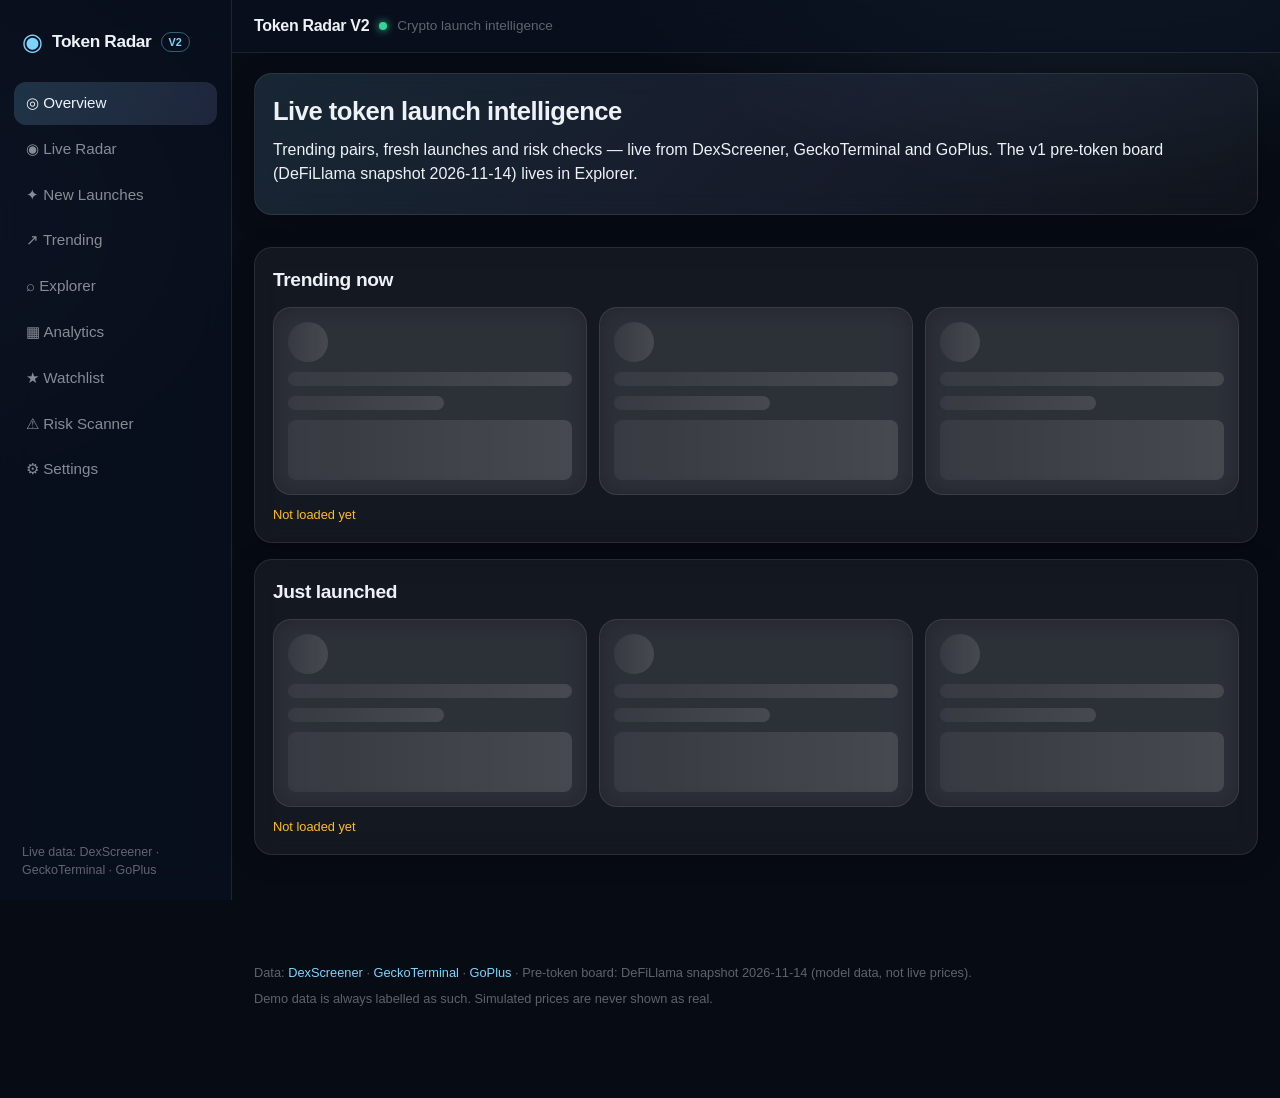
<file: index.html>
<!doctype html>
<html lang="en">
<head>
<meta charset="utf-8">
<meta name="viewport" content="width=device-width, initial-scale=1, viewport-fit=cover">
<meta name="description" content="Token Radar V2 — live crypto launch intelligence: radar, charts, discovery and risk checks from DexScreener, GeckoTerminal and GoPlus.">
<title>Token Radar V2 — Live Crypto Launch Intelligence</title>
<link rel="stylesheet" href="css/app.css?v=5">
</head>
<body>
<div id="app" aria-busy="true"></div>
<noscript><p style="padding:20px">Token Radar V2 needs JavaScript: the radar, charts and discovery views are rendered live from DexScreener, GeckoTerminal and GoPlus.</p></noscript>
<script src="data.js?v=5"></script>
<script src="js/api.js?v=5"></script>
<script src="js/watchlist.js?v=5"></script>
<script src="js/charts.js?v=5"></script>
<script src="js/radar.js?v=5"></script>
<script src="js/discovery.js?v=5"></script>
<script src="js/intelligence.js?v=5"></script>
<script src="js/app.js?v=5"></script>
</body>
</html>
</file>
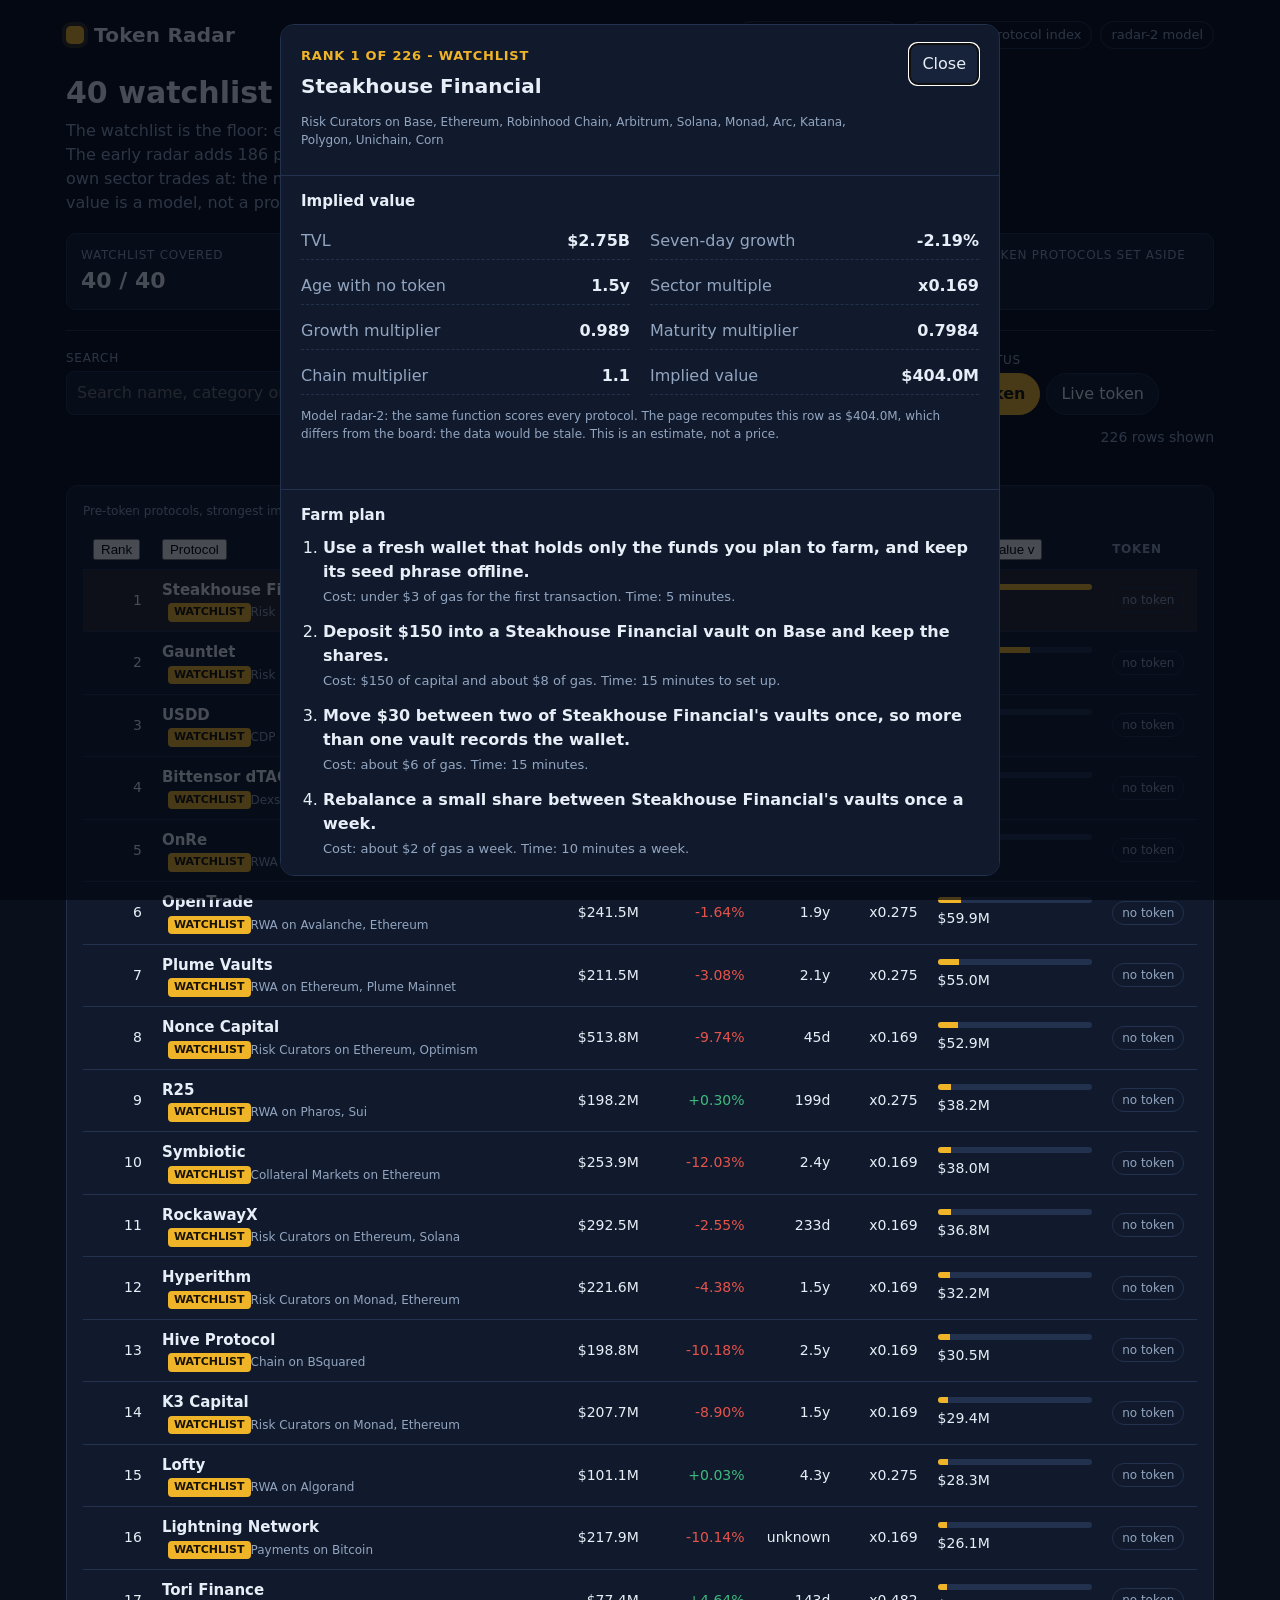
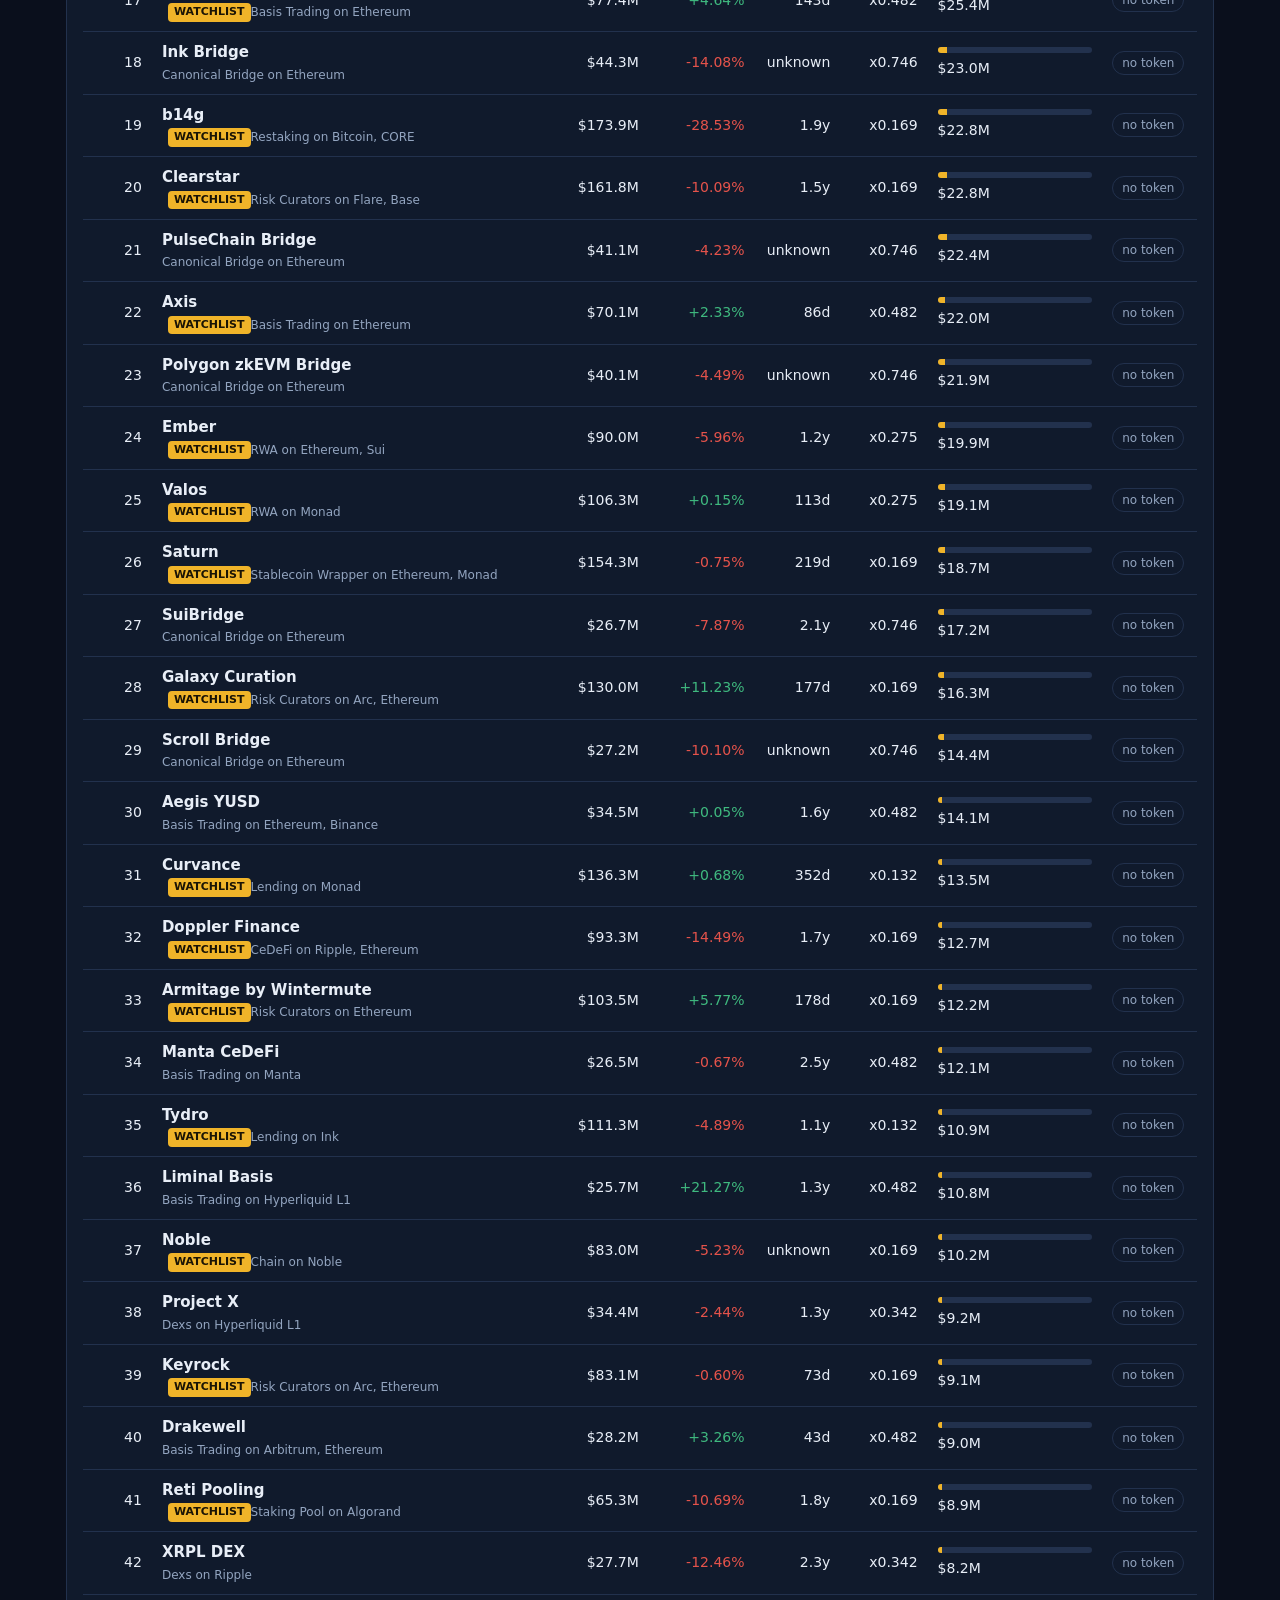
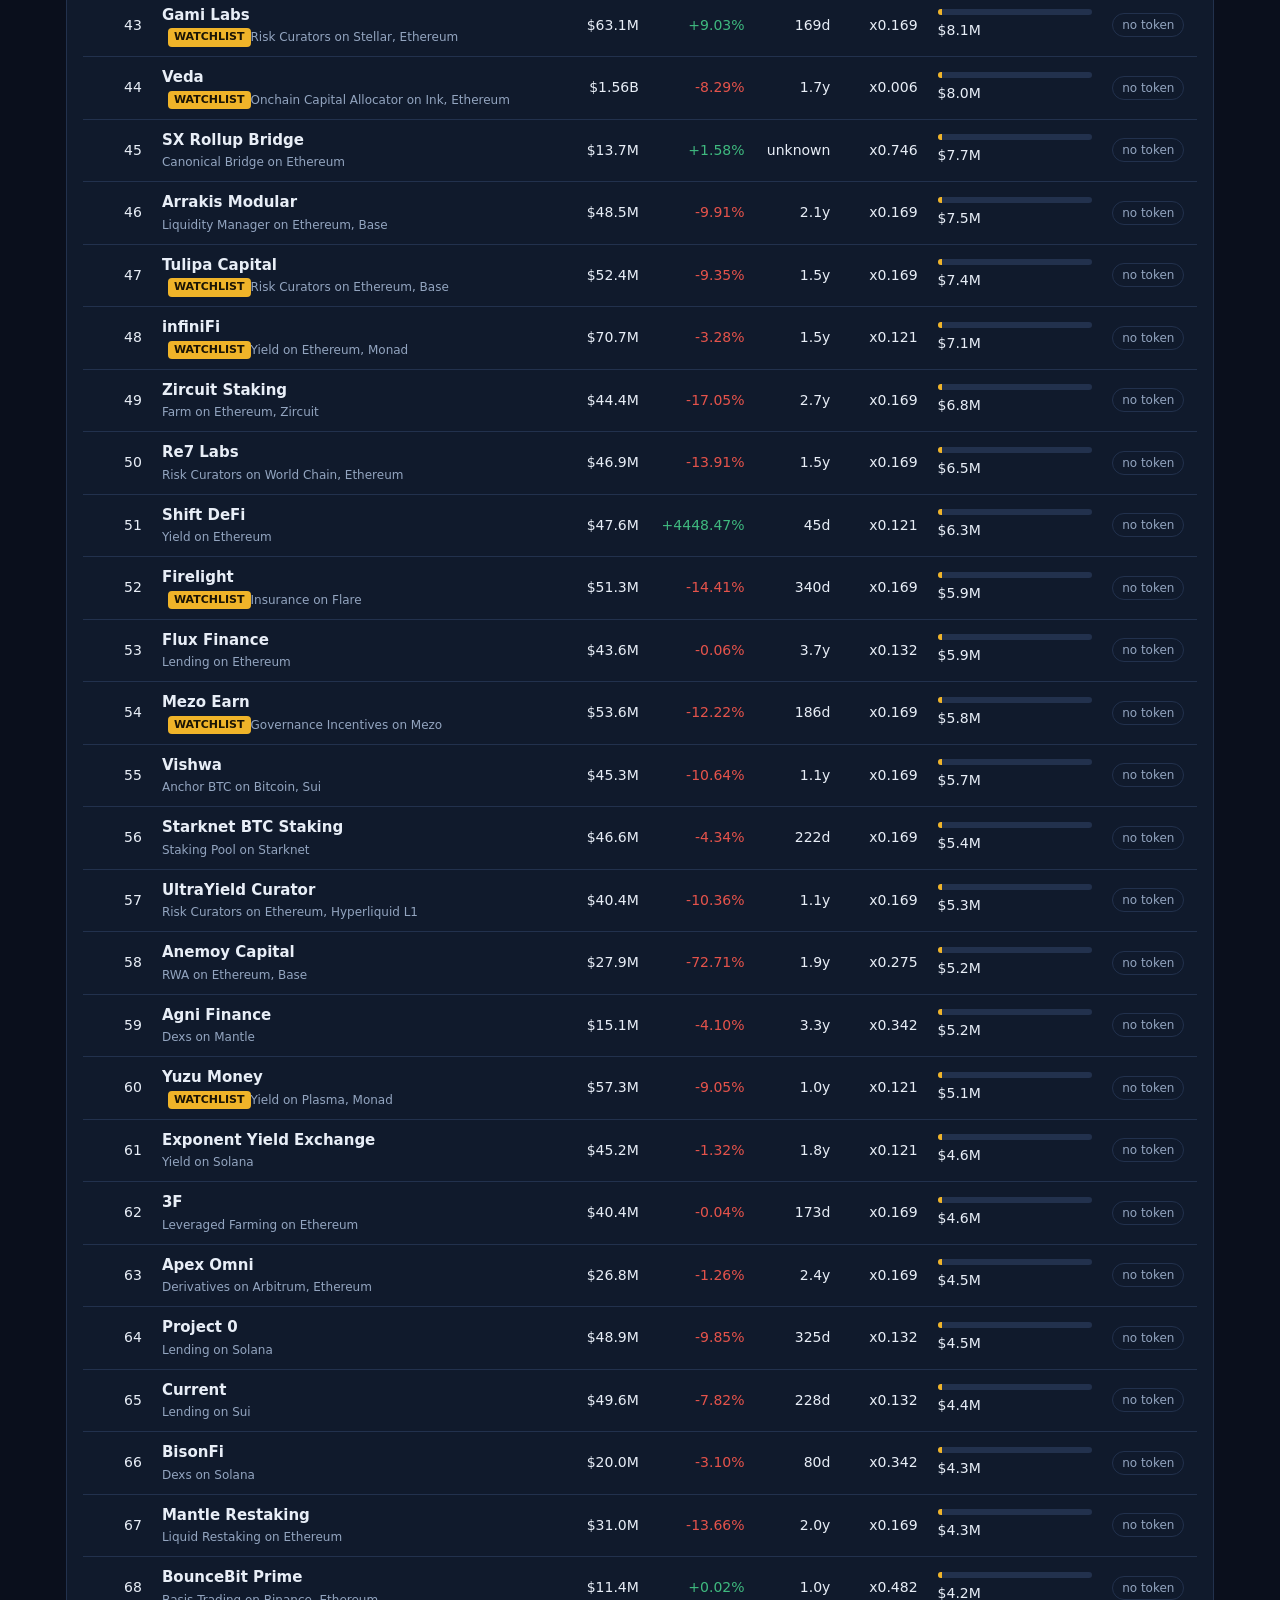
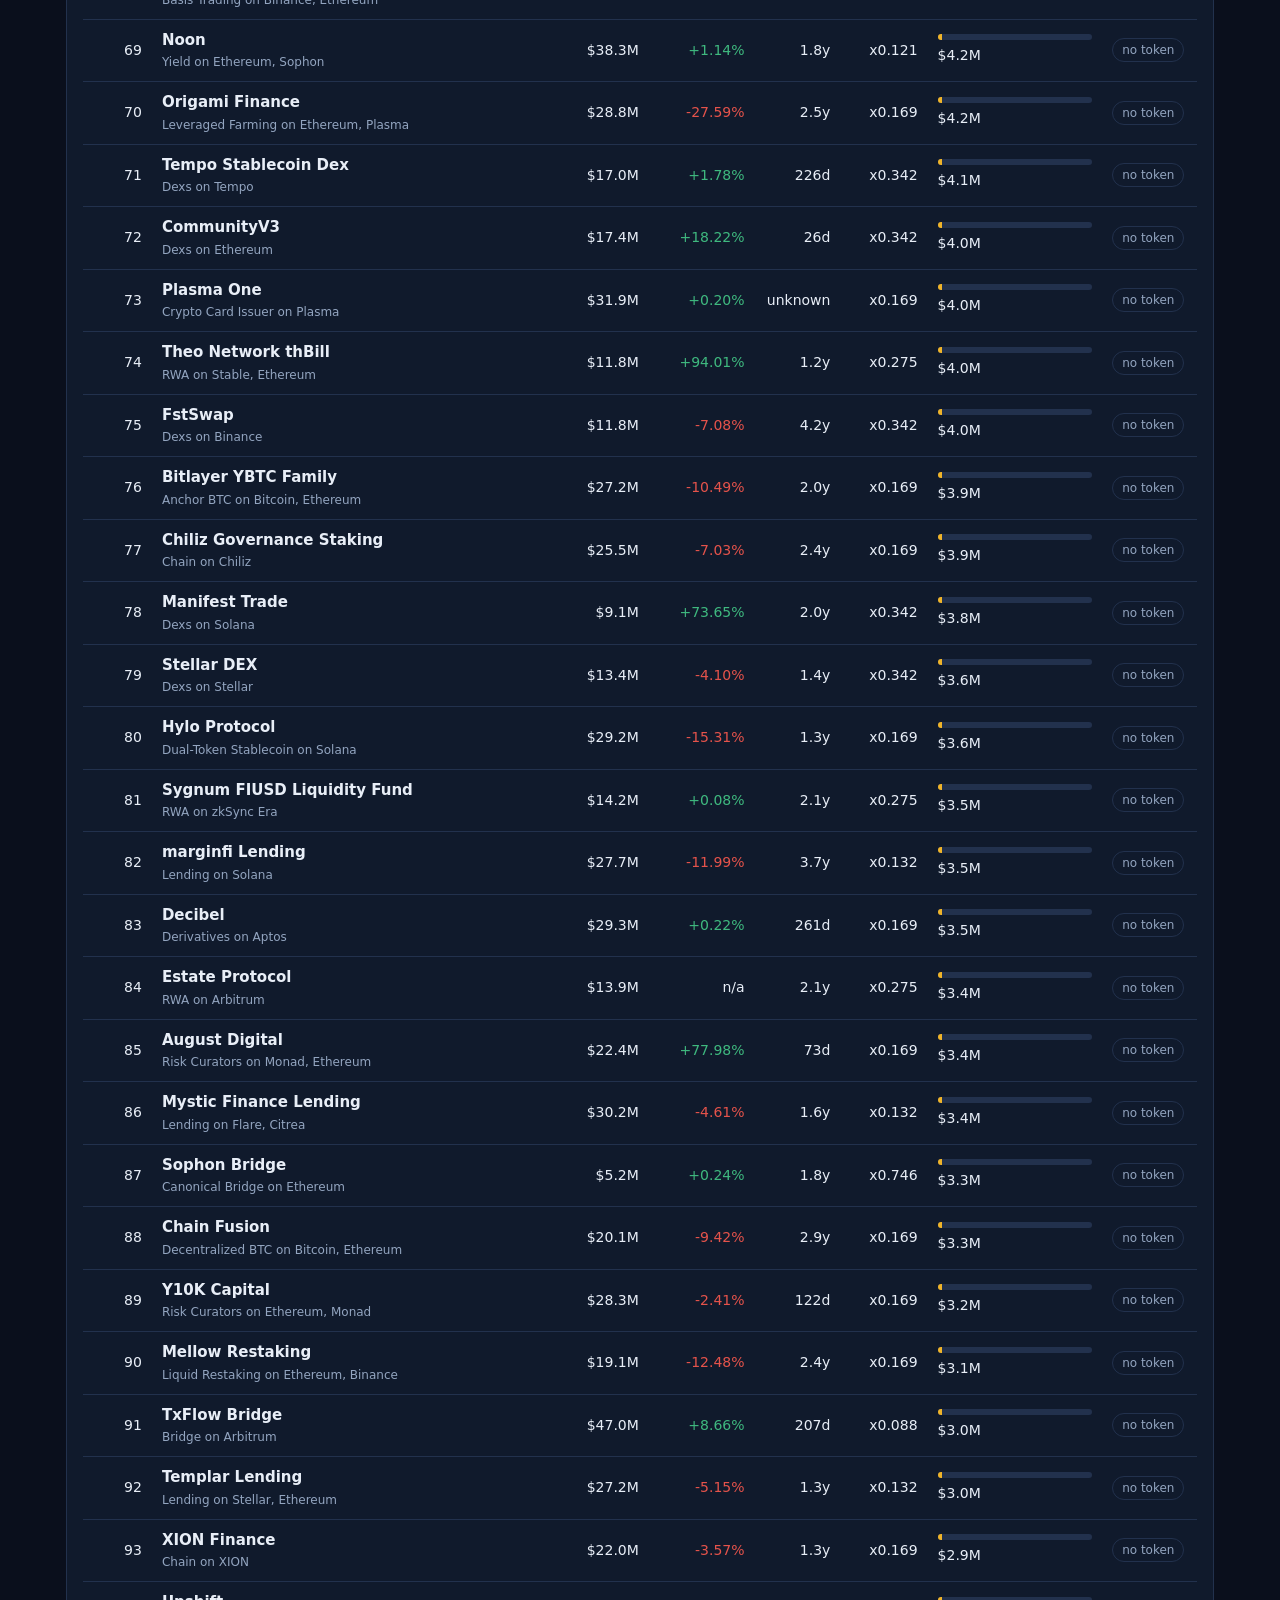
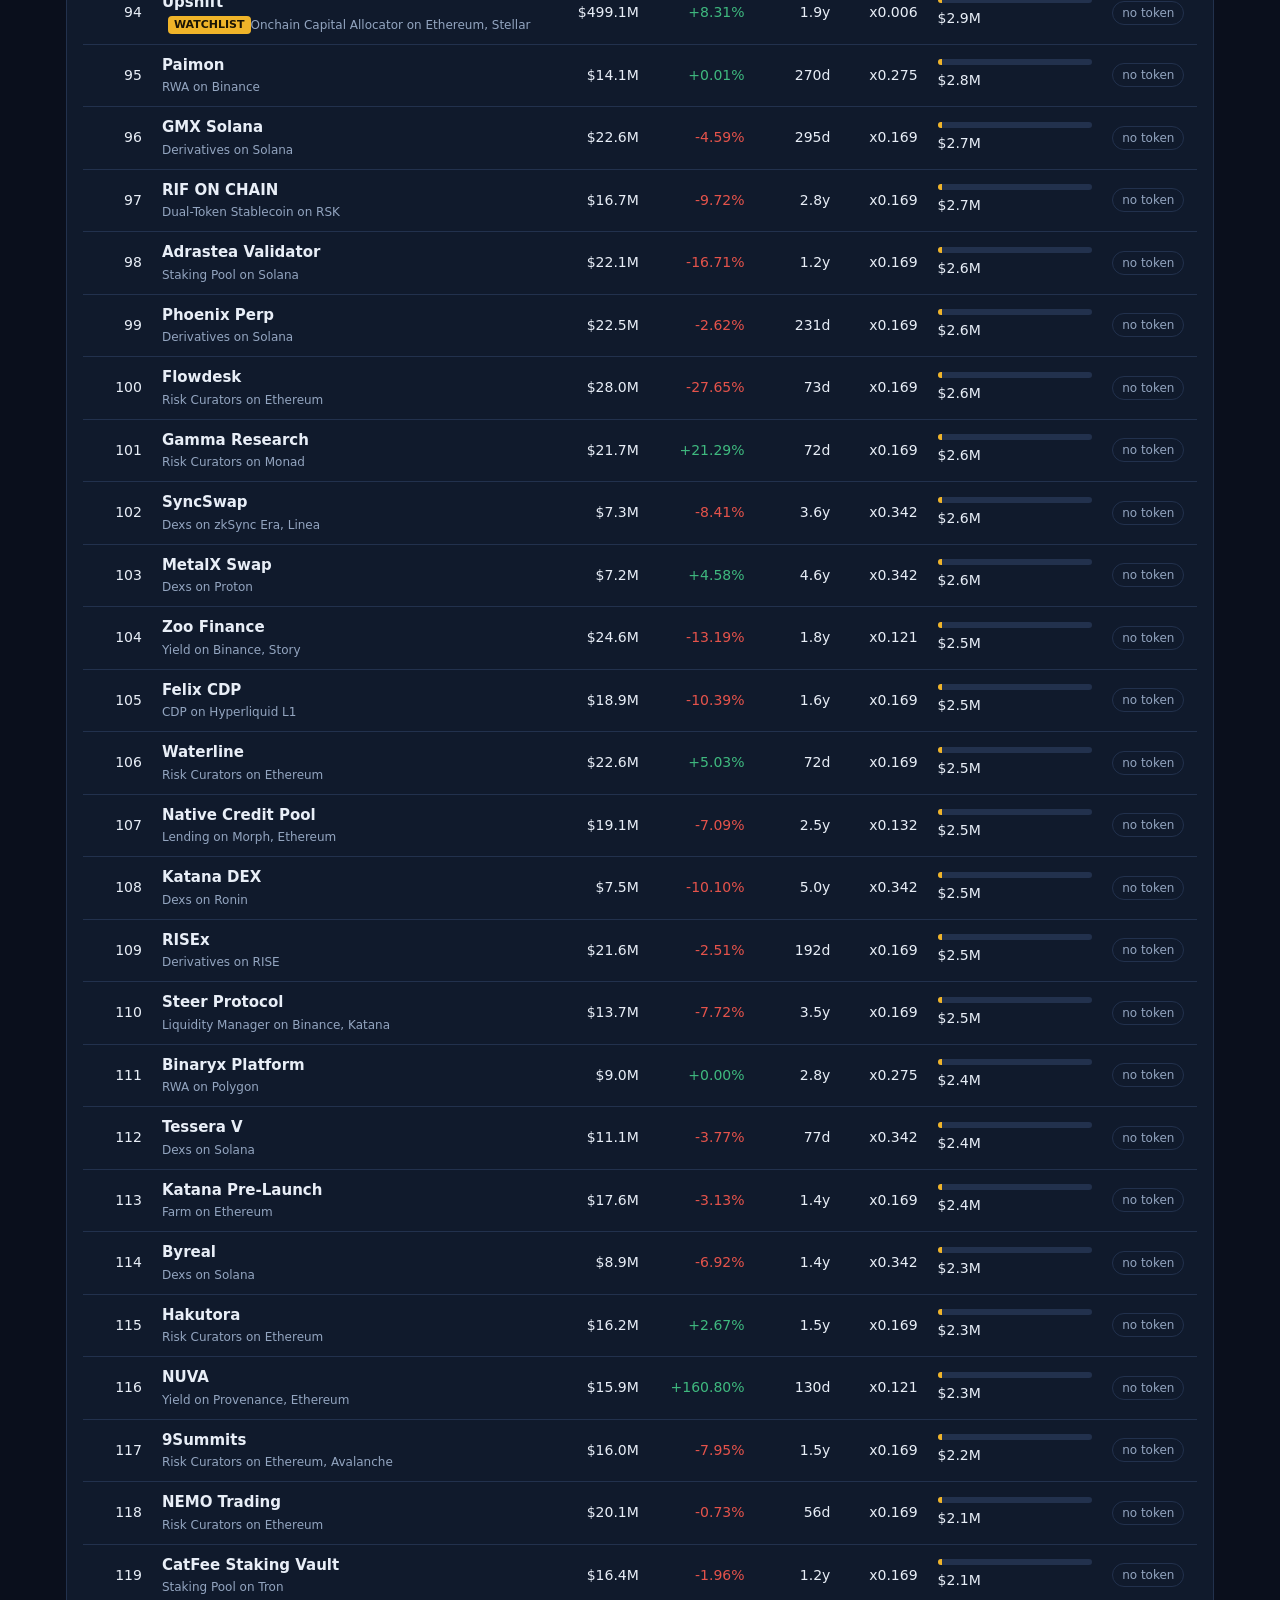
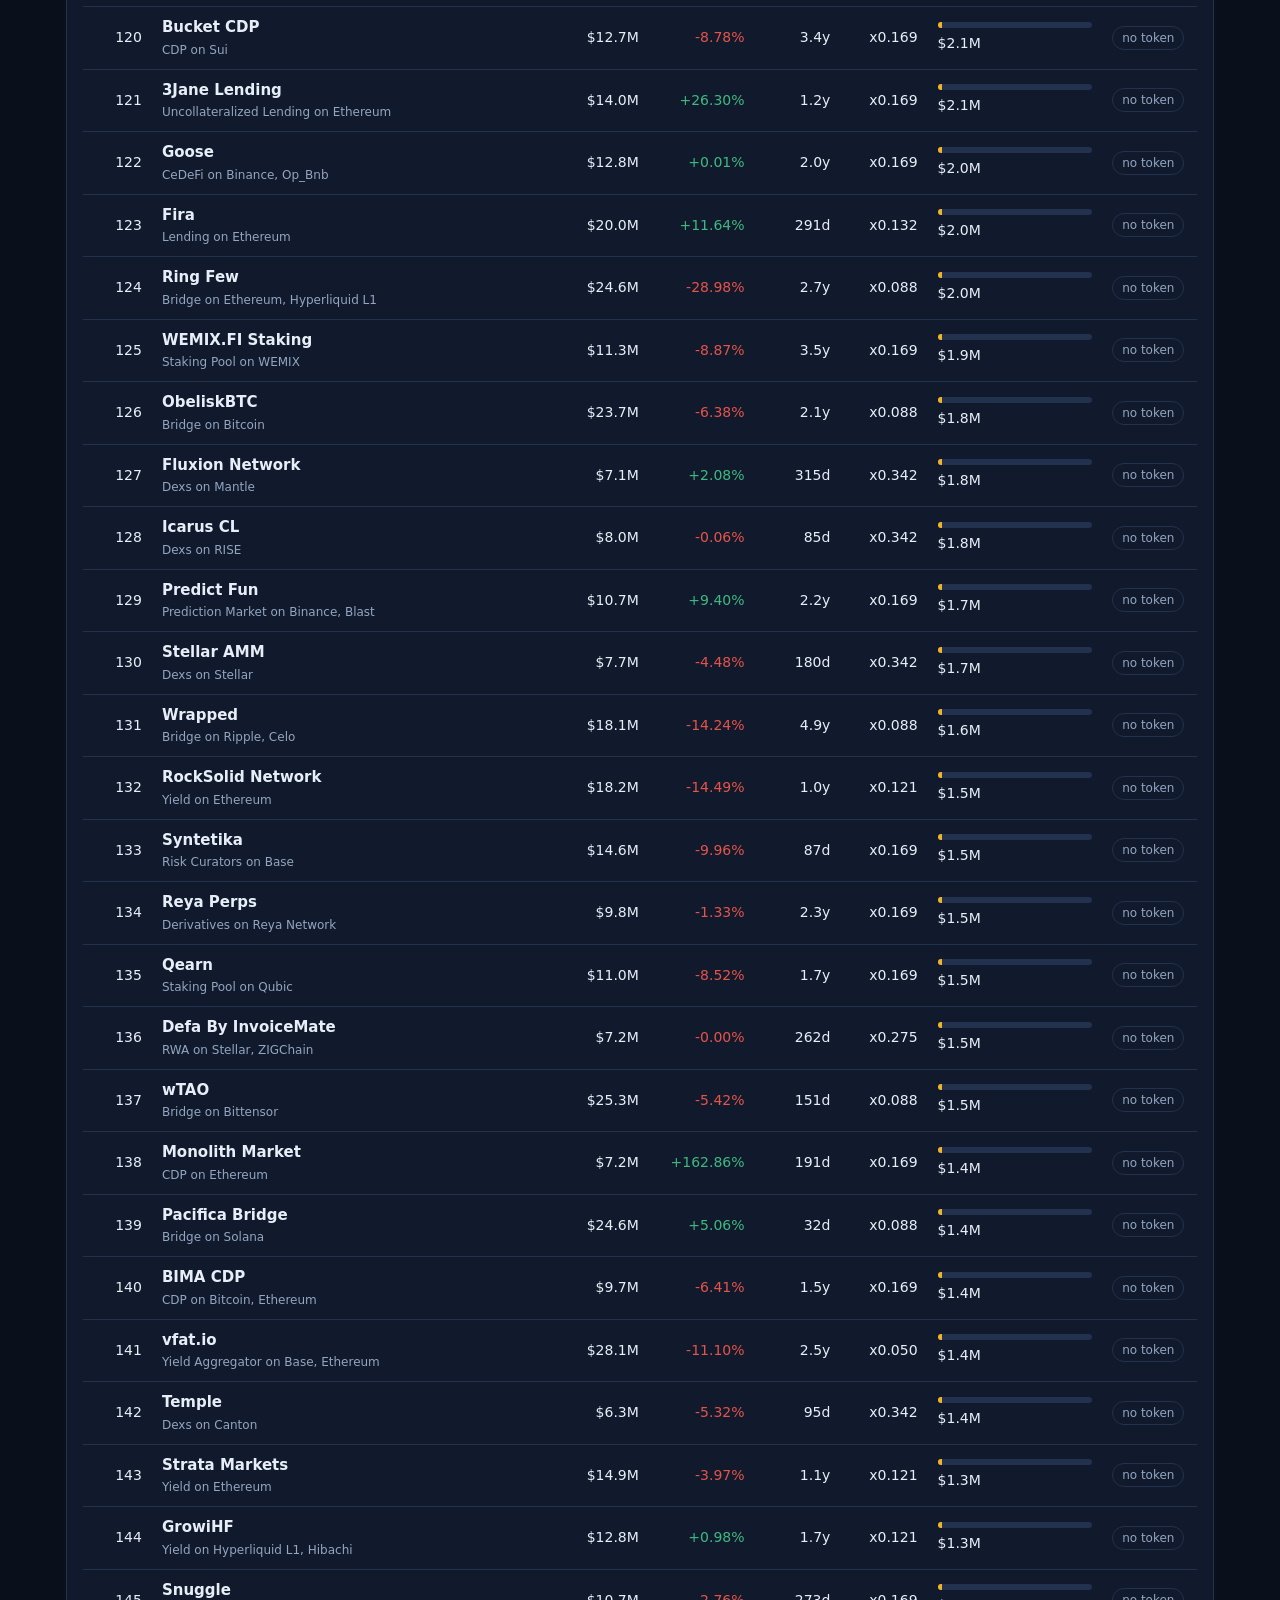
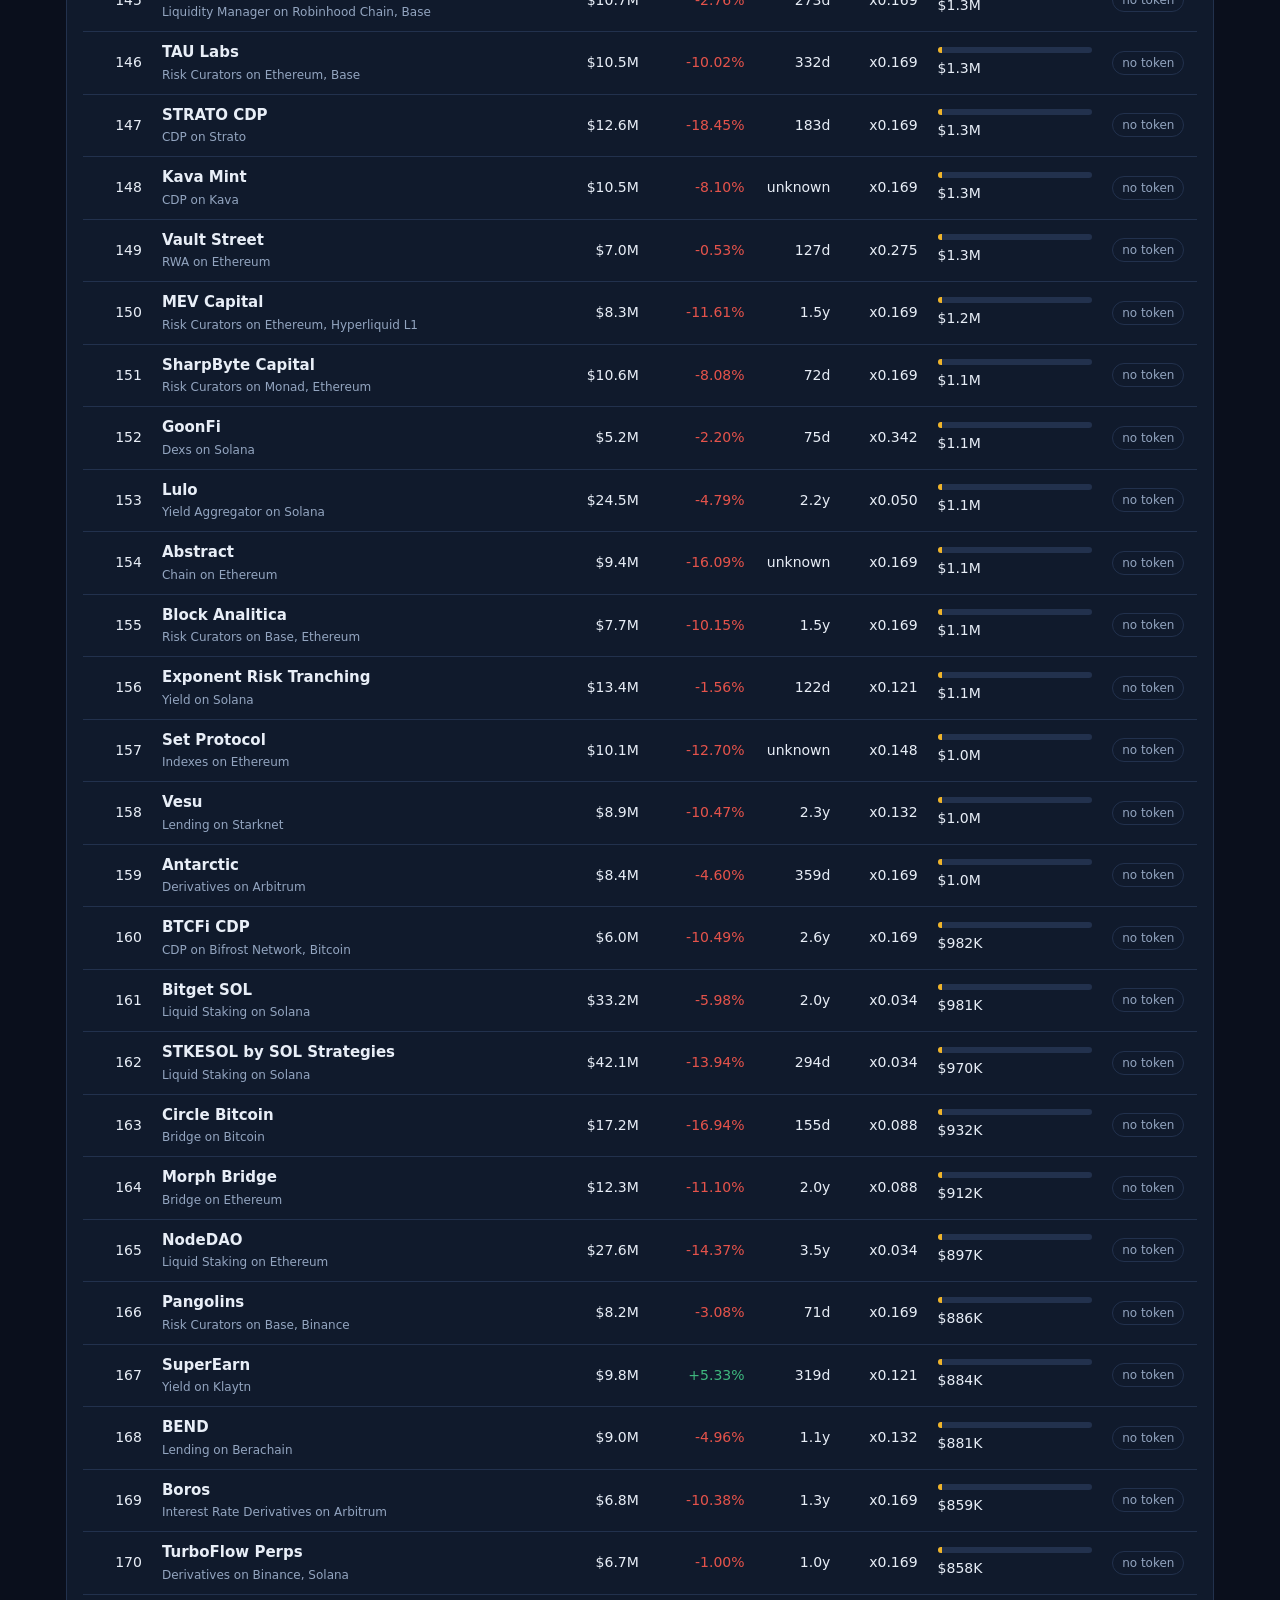
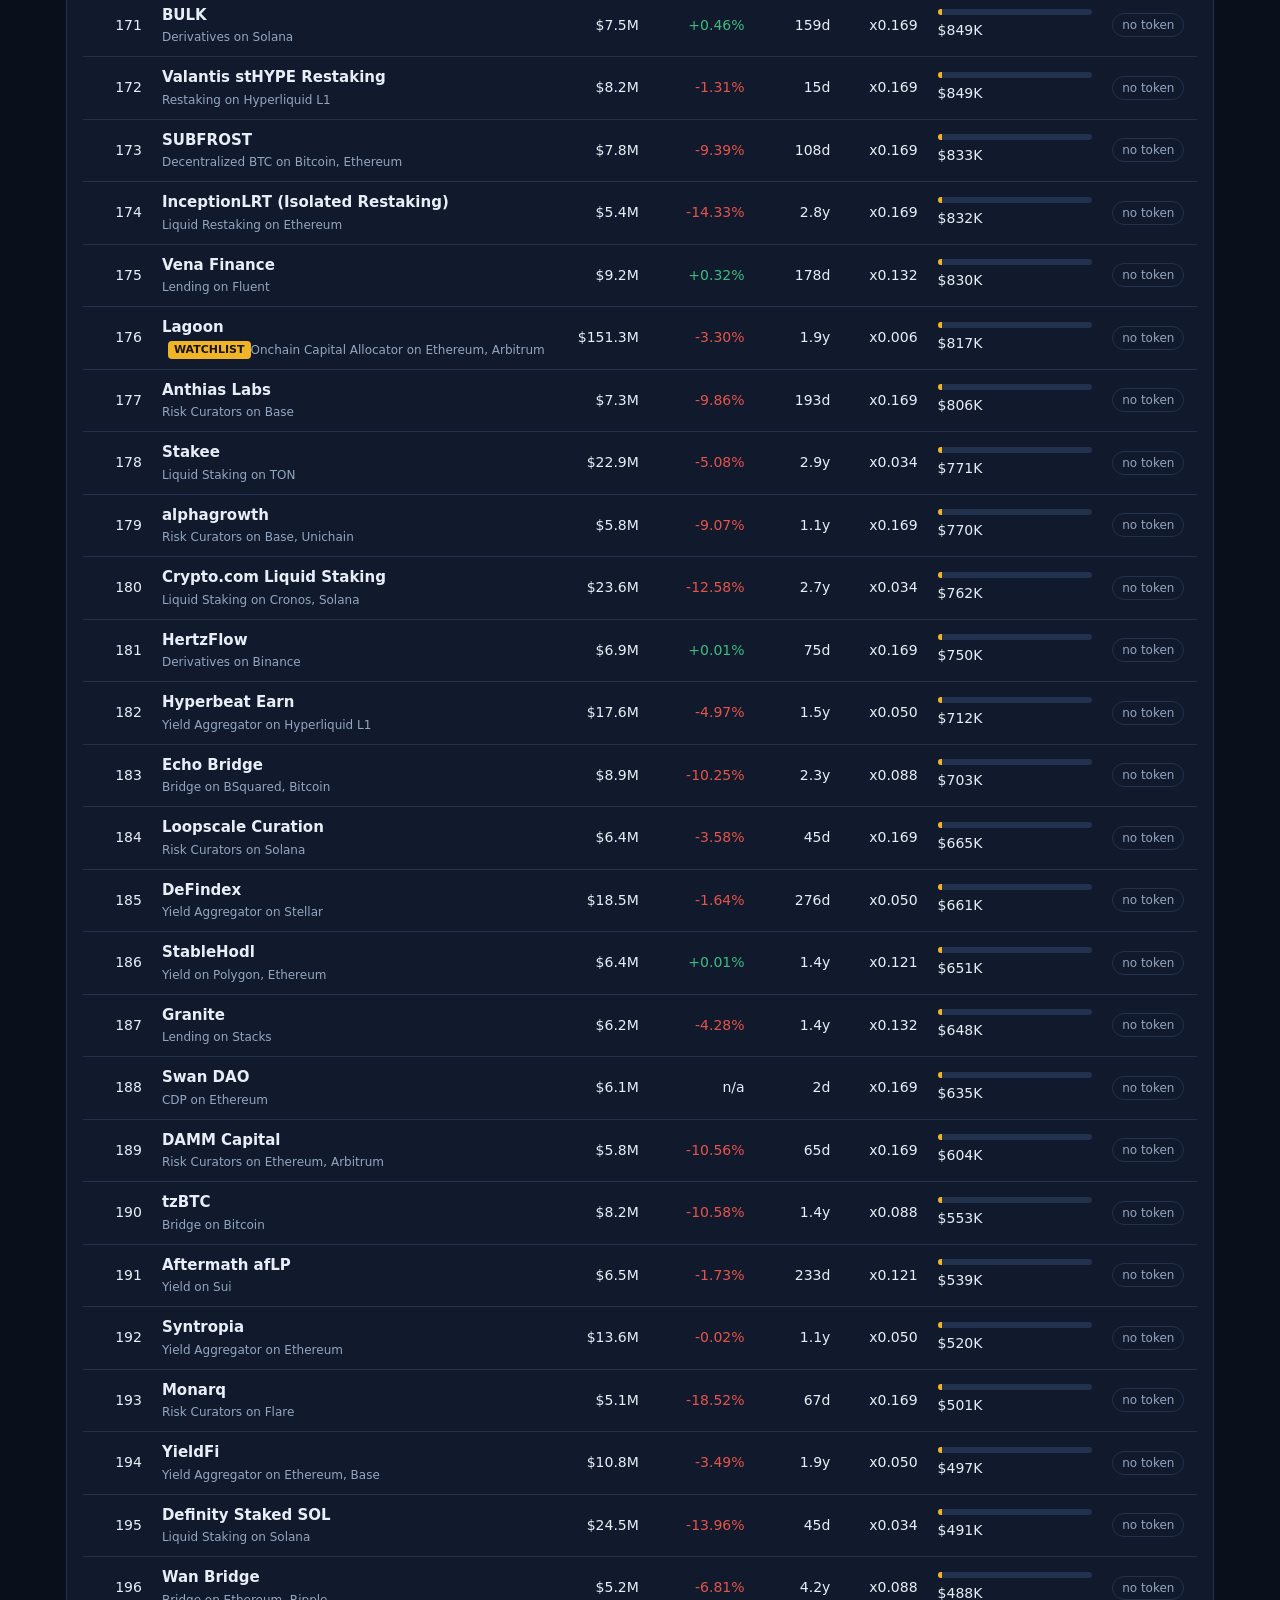
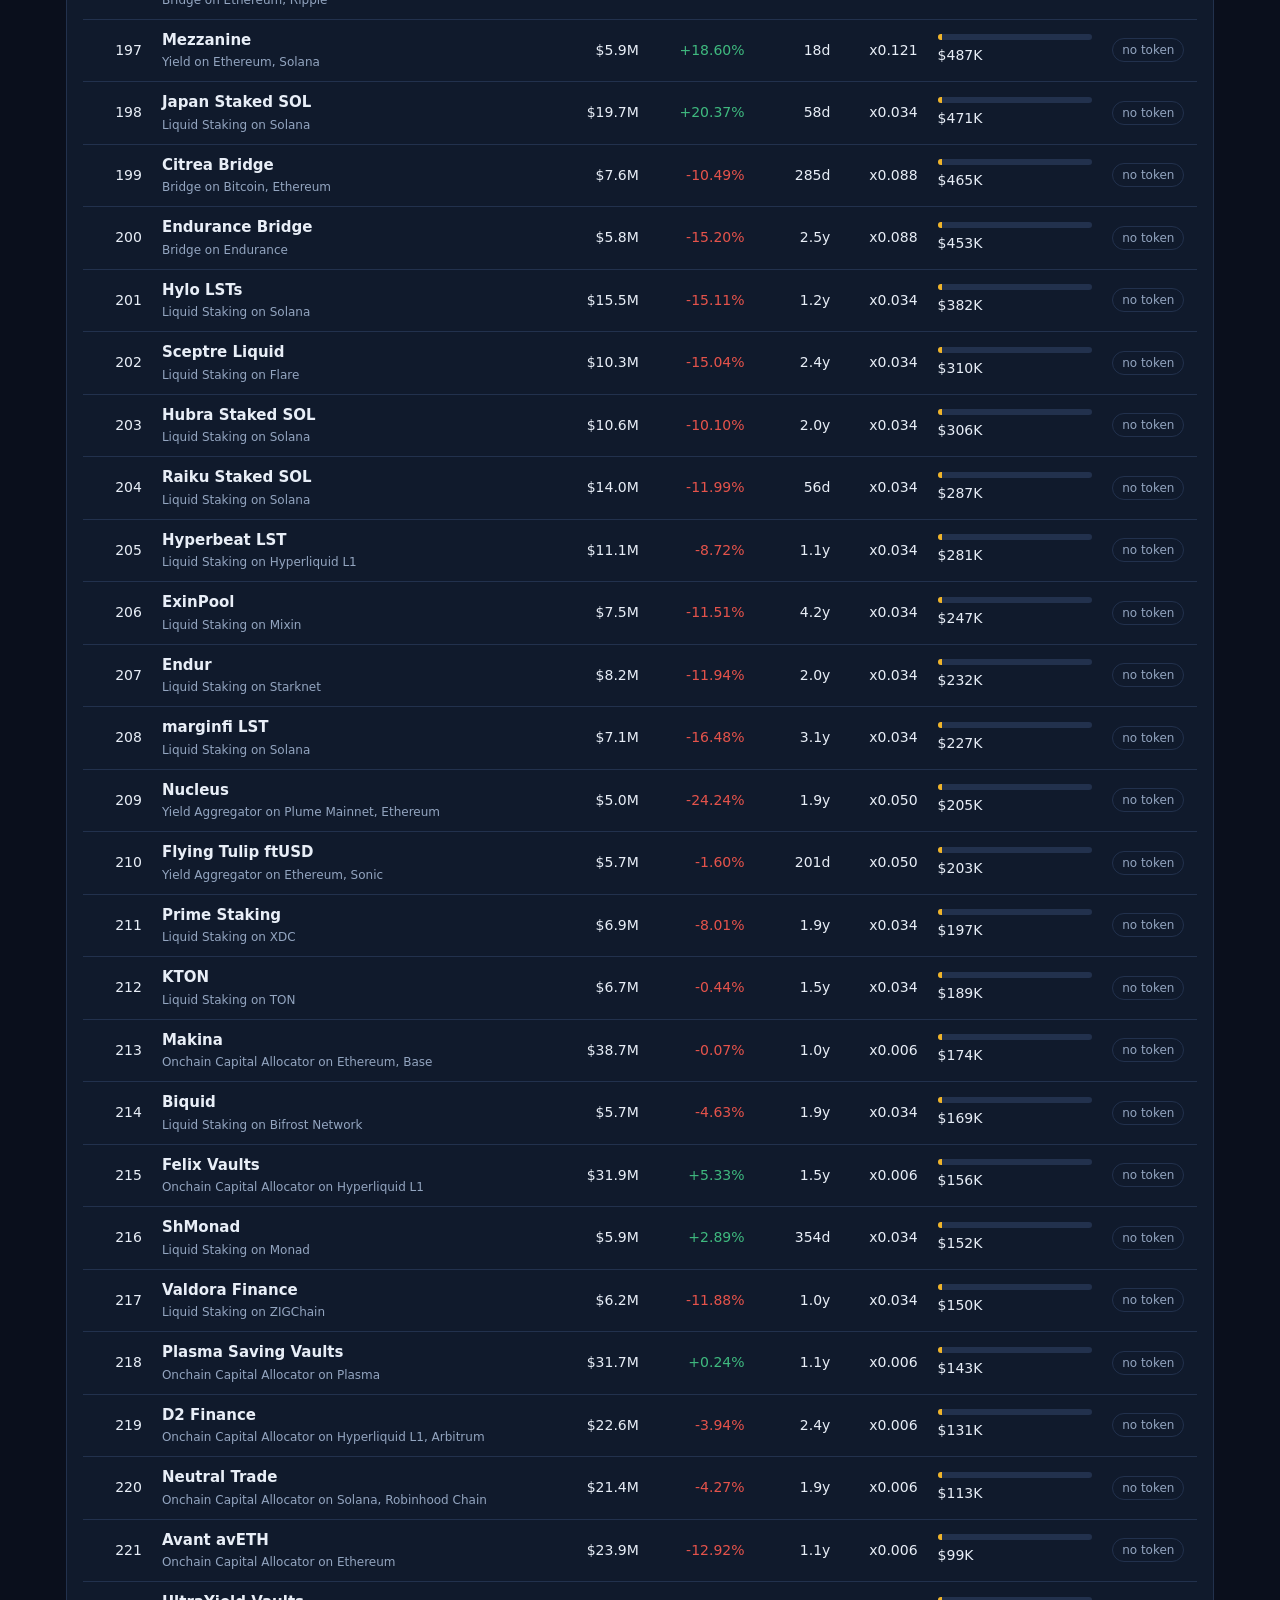
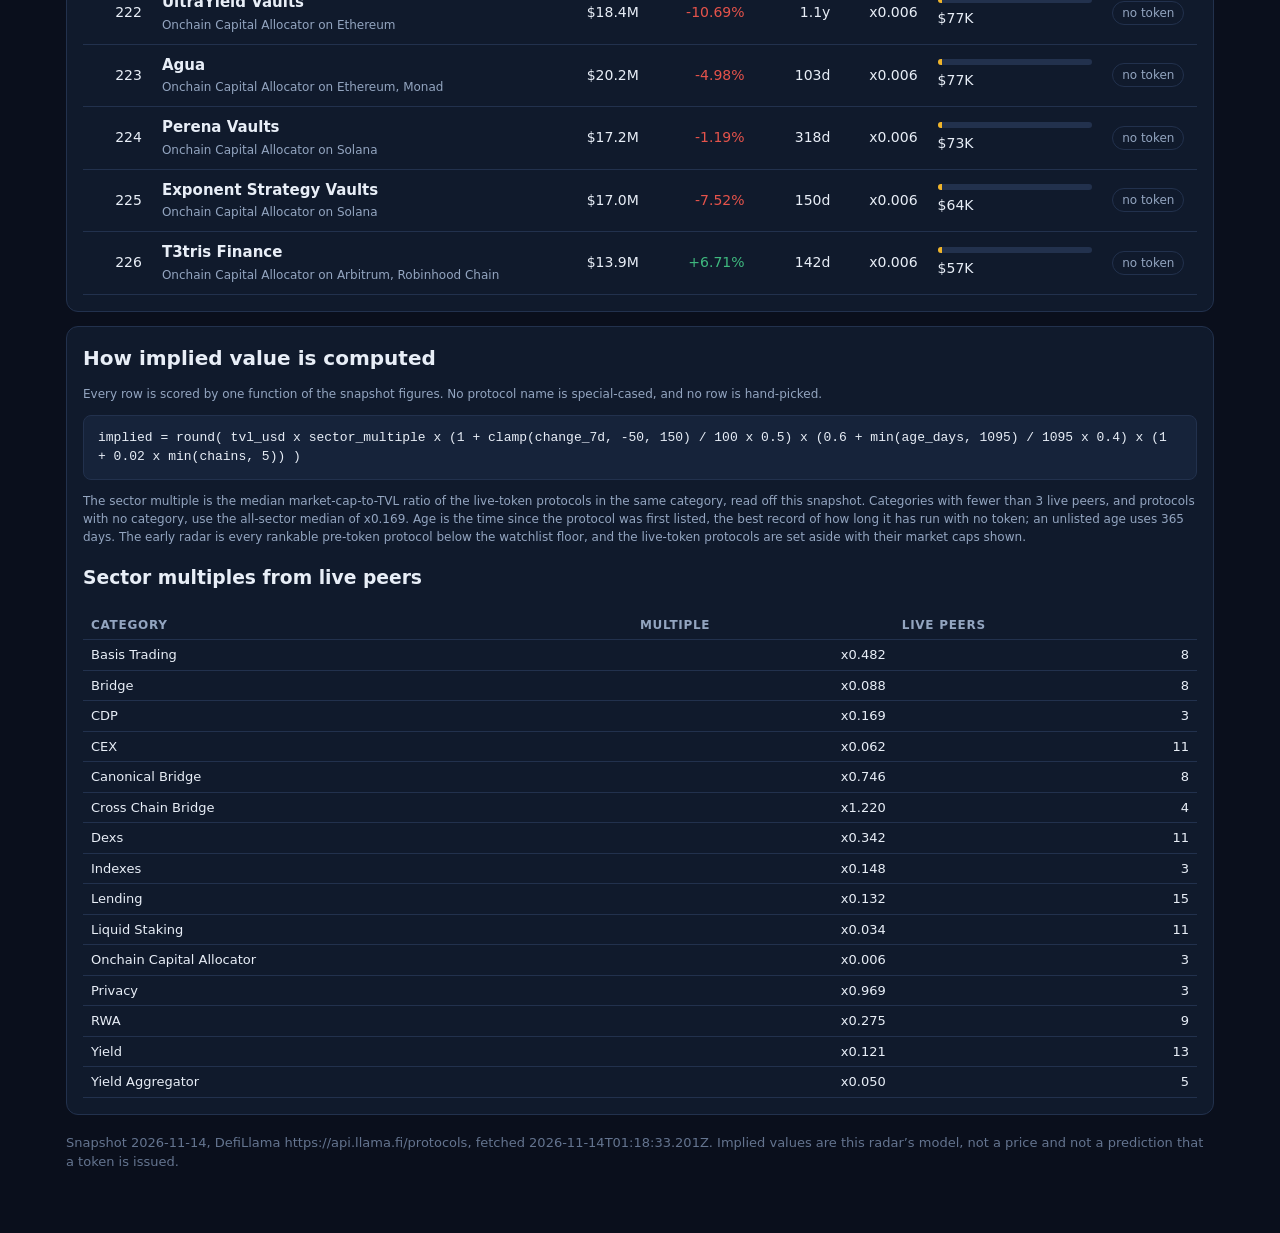
<file: shot-dashboard-detail.html>
<!doctype html>
<html lang="en">
<head>
<meta charset="utf-8">
<meta name="viewport" content="width=device-width, initial-scale=1">
<title>Token Radar: pre-token protocols ranked by implied value</title>
<style>
/* Token Radar: a dark board, one amber accent, type that reads at a glance. */
:root {
  --bg: #0a0f1c;
  --panel: #101a2c;
  --panel-2: #16233a;
  --line: #22314d;
  --ink: #e8eef7;
  --muted: #93a5c0;
  --faint: #64748f;
  --accent: #f0b429;
  --accent-ink: #1a1405;
  --green: #3fb97f;
  --red: #e5534b;
  --blue: #5b9bd5;
}
* { box-sizing: border-box; }
html { background: var(--bg); color: var(--ink); font: 16px/1.5 system-ui, -apple-system, "Segoe UI", Roboto, sans-serif; }
body { margin: 0; }
a { color: var(--accent); }
.skip { position: absolute; left: -999px; top: 0; background: var(--accent); color: var(--accent-ink); padding: 8px 12px; border-radius: 0 0 8px 0; }
.skip:focus { left: 0; }
.noscript { max-width: 1180px; margin: 24px auto; padding: 0 16px; color: var(--muted); }
.shell { max-width: 1180px; margin: 0 auto; padding: 0 16px 48px; }
.top { display: flex; flex-wrap: wrap; gap: 12px; align-items: center; justify-content: space-between; padding: 20px 0 8px; }
.brand { display: flex; align-items: center; gap: 10px; font-size: 20px; font-weight: 800; letter-spacing: 0.01em; }
.mark { width: 18px; height: 18px; border-radius: 5px; background: var(--accent); display: inline-block; box-shadow: 0 0 0 4px rgba(240, 180, 41, 0.18); }
.top-meta { display: flex; flex-wrap: wrap; gap: 8px; color: var(--muted); font-size: 13px; }
.top-meta span { border: 1px solid var(--line); border-radius: 999px; padding: 3px 10px; }
.lede { padding: 12px 0 20px; border-bottom: 1px solid var(--line); }
.lede h1 { font-size: 30px; line-height: 1.15; margin: 6px 0 8px; }
.lede p { color: var(--muted); max-width: 760px; margin: 0; }
.facts { display: grid; grid-template-columns: repeat(4, minmax(0, 1fr)); gap: 10px; margin-top: 18px; }
.fact { background: var(--panel); border: 1px solid var(--line); border-radius: 10px; padding: 12px 14px; }
.fact span { display: block; color: var(--muted); font-size: 12px; text-transform: uppercase; letter-spacing: 0.06em; }
.fact b { font-size: 22px; }
.controls { display: flex; flex-wrap: wrap; gap: 12px; align-items: end; padding: 18px 0 14px; }
.field { display: flex; flex-direction: column; gap: 4px; }
.field label, .field .sub { color: var(--muted); font-size: 12px; text-transform: uppercase; letter-spacing: 0.06em; }
.field input, .field select { background: var(--panel); color: var(--ink); border: 1px solid var(--line); border-radius: 8px; padding: 9px 10px; font: inherit; min-width: 0; }
.field input[type="search"] { width: 260px; }
.check { display: flex; gap: 6px; align-items: center; padding-bottom: 9px; color: var(--muted); font-size: 14px; }
.tabs { display: flex; gap: 6px; }
.tabs button, .button { background: var(--panel); color: var(--ink); border: 1px solid var(--line); border-radius: 999px; padding: 8px 14px; font: inherit; cursor: pointer; }
.tabs button[aria-pressed="true"], .button.primary { background: var(--accent); border-color: var(--accent); color: var(--accent-ink); font-weight: 700; }
.count { margin-left: auto; color: var(--muted); font-size: 14px; padding-bottom: 9px; }
.panel { background: var(--panel); border: 1px solid var(--line); border-radius: 12px; padding: 16px; margin-top: 14px; }
.table-wrap { overflow-x: auto; }
table { width: 100%; border-collapse: collapse; font-size: 14px; }
caption { text-align: left; color: var(--muted); padding-bottom: 10px; }
th, td { padding: 9px 10px; text-align: left; border-bottom: 1px solid var(--line); vertical-align: middle; }
thead th { color: var(--muted); font-size: 12px; text-transform: uppercase; letter-spacing: 0.06em; }
tbody tr { cursor: pointer; }
tbody tr:hover { background: var(--panel-2); }
tbody tr[data-selected="true"] { background: rgba(240, 180, 41, 0.1); }
.num { text-align: right; font-variant-numeric: tabular-nums; white-space: nowrap; }
.pos { color: var(--green); }
.neg { color: var(--red); }
.name b { display: block; font-size: 15px; }
.sub { color: var(--muted); font-size: 12px; }
.badge { display: inline-block; background: var(--accent); color: var(--accent-ink); font-size: 11px; font-weight: 700; border-radius: 4px; padding: 1px 6px; margin-left: 6px; vertical-align: 1px; }
.implied { min-width: 150px; }
.bar { height: 6px; background: var(--line); border-radius: 3px; overflow: hidden; margin-bottom: 5px; }
.bar i { display: block; height: 100%; background: var(--accent); }
.status { display: inline-block; border: 1px solid var(--line); border-radius: 999px; padding: 2px 9px; font-size: 12px; color: var(--muted); white-space: nowrap; }
.status.live { color: var(--blue); border-color: var(--blue); }
.empty { text-align: center; padding: 32px 16px; }
.empty h2 { margin: 0 0 6px; }
.empty p { color: var(--muted); margin: 0 0 14px; }
.model h2, .detail h2 { margin: 0 0 6px; font-size: 20px; }
.model .formula { background: var(--panel-2); border: 1px solid var(--line); border-radius: 8px; padding: 12px 14px; font-family: ui-monospace, SFMono-Regular, Menlo, monospace; font-size: 13px; overflow-x: auto; margin: 12px 0; }
.peers { width: 100%; font-size: 13px; }
.peers td, .peers th { padding: 5px 8px; }
.detail { background: var(--panel); color: var(--ink); border: 1px solid var(--line); border-radius: 14px; padding: 0; max-width: 720px; width: calc(100vw - 32px); max-height: calc(100vh - 48px); overflow: auto; }
.detail::backdrop { background: rgba(2, 6, 16, 0.7); }
.detail-head { display: flex; justify-content: space-between; gap: 12px; padding: 18px 20px 0; }
.detail-head .brand-name { color: var(--accent); font-size: 13px; font-weight: 700; text-transform: uppercase; letter-spacing: 0.06em; }
.detail-head h2 { margin: 4px 0; }
.close { background: var(--panel-2); color: var(--ink); border: 1px solid var(--line); border-radius: 8px; padding: 8px 12px; font: inherit; cursor: pointer; height: fit-content; }
.detail-section { padding: 14px 20px 20px; border-top: 1px solid var(--line); margin-top: 14px; }
.detail-section h3 { margin: 0 0 10px; font-size: 15px; }
.equation { display: grid; grid-template-columns: repeat(2, minmax(0, 1fr)); gap: 8px 20px; }
.equation div { display: flex; justify-content: space-between; gap: 10px; border-bottom: 1px dashed var(--line); padding: 6px 0; }
.equation span { color: var(--muted); }
.steps { margin: 0; padding-left: 22px; }
.steps li { margin-bottom: 12px; }
.steps b { display: block; font-weight: 600; }
.cost { color: var(--muted); font-size: 13px; }
.foot { color: var(--faint); font-size: 13px; margin-top: 18px; }
@media (max-width: 760px) {
  .facts { grid-template-columns: repeat(2, minmax(0, 1fr)); }
  .lede h1 { font-size: 24px; }
  .field input[type="search"] { width: 100%; }
  .equation { grid-template-columns: 1fr; }
}

</style>
</head>
<body>
<a class="skip" href="#board">Skip to the board</a>
<main id="board" tabindex="-1" aria-busy="true"></main>
<noscript><p class="noscript">Token Radar needs JavaScript: the board, its filters and every farm plan are rendered from the snapshot data on this page.</p></noscript>
<script>
window.RADAR={"as_of":"2026-11-14","source":"DefiLlama https://api.llama.fi/protocols, fetched 2026-11-14T01:18:33.201Z","floor_usd":50000000,"model":{"growth_weight":0.5,"growth_floor":-50,"growth_cap":150,"maturity_floor":0.6,"maturity_range":0.4,"maturity_days":1095,"unknown_age_days":365,"chain_bonus":0.02,"chain_cap":5,"peer_minimum":3},"model_version":"radar-2","watchlist_size":40,"board_size":226,"early_size":186,"live_size":24,"peer_multiples":[{"category":"Basis Trading","multiple":0.4822266757793693,"peers":8},{"category":"Bridge","multiple":0.08839894442244414,"peers":8},{"category":"CDP","multiple":0.16870131101842134,"peers":3},{"category":"CEX","multiple":0.06198672087800951,"peers":11},{"category":"Canonical Bridge","multiple":0.7463925400668032,"peers":8},{"category":"Cross Chain Bridge","multiple":1.2204617199899799,"peers":4},{"category":"Dexs","multiple":0.3424347567468315,"peers":11},{"category":"Indexes","multiple":0.14767790358555363,"peers":3},{"category":"Lending","multiple":0.13239465563049407,"peers":15},{"category":"Liquid Staking","multiple":0.034338503879553076,"peers":11},{"category":"Onchain Capital Allocator","multiple":0.005859493906138259,"peers":3},{"category":"Privacy","multiple":0.9691292886670639,"peers":3},{"category":"RWA","multiple":0.27478004488804697,"peers":9},{"category":"Yield","multiple":0.1205959773827865,"peers":13},{"category":"Yield Aggregator","multiple":0.05038910551254322,"peers":5}],"global_multiple":0.1689,"rows":[{"rank":1,"slug":"steakhouse-financial","name":"Steakhouse Financial","category":"Risk Curators","chains":["Base","Ethereum","Robinhood Chain","Arbitrum","Solana","Monad","Arc","Katana","Polygon","Unichain","Corn"],"tvl_usd":2753981495,"change_7d":-2.1935,"mcap_usd":null,"listed_at":"2025-05-20","age_days":543,"implied_value_usd":403989561,"category_multiple":0.1689,"growth_multiplier":0.989,"maturity_multiplier":0.7984,"chain_multiplier":1.1,"watchlist":true,"farm_steps":["Use a fresh wallet that holds only the funds you plan to farm, and keep its seed phrase offline. Cost: under $3 of gas for the first transaction. Time: 5 minutes.","Deposit $150 into a Steakhouse Financial vault on Base and keep the shares. Cost: $150 of capital and about $8 of gas. Time: 15 minutes to set up.","Move $30 between two of Steakhouse Financial's vaults once, so more than one vault records the wallet. Cost: about $6 of gas. Time: 15 minutes.","Rebalance a small share between Steakhouse Financial's vaults once a week. Cost: about $2 of gas a week. Time: 10 minutes a week.","Hold the position for at least 30 days so the activity is counted in more than one snapshot. Cost: the $150 stays in the position. Time: 30 days.","Before you withdraw, open the protocol's own points or rewards page and claim only from the link it publishes. Cost: no fee to check, and never pay to claim. Time: 10 minutes.","Write the wallet, the dates and every transaction in a farm log so you can repeat the position or unwind it. Cost: nothing but the log. Time: 5 minutes."]},{"rank":2,"slug":"gauntlet","name":"Gauntlet","category":"Risk Curators","chains":["Base","Binance","Ethereum","Arbitrum","Stable","Morph","Solana","Hyperliquid L1","Polygon","Optimism","Unichain","Katana","Arc","Tempo"],"tvl_usd":1577685462,"change_7d":5.645,"mcap_usd":null,"listed_at":"2025-05-20","age_days":543,"implied_value_usd":240606383,"category_multiple":0.1689,"growth_multiplier":1.0282,"maturity_multiplier":0.7984,"chain_multiplier":1.1,"watchlist":true,"farm_steps":["Use a fresh wallet that holds only the funds you plan to farm, and keep its seed phrase offline. Cost: under $3 of gas for the first transaction. Time: 5 minutes.","Deposit $150 into a Gauntlet vault on Base and keep the shares. Cost: $150 of capital and about $8 of gas. Time: 15 minutes to set up.","Move $30 between two of Gauntlet's vaults once, so more than one vault records the wallet. Cost: about $6 of gas. Time: 15 minutes.","Rebalance a small share between Gauntlet's vaults once a week. Cost: about $2 of gas a week. Time: 10 minutes a week.","Hold the position for at least 30 days so the activity is counted in more than one snapshot. Cost: the $150 stays in the position. Time: 30 days.","Before you withdraw, open the protocol's own points or rewards page and claim only from the link it publishes. Cost: no fee to check, and never pay to claim. Time: 10 minutes.","Write the wallet, the dates and every transaction in a farm log so you can repeat the position or unwind it. Cost: nothing but the log. Time: 5 minutes."]},{"rank":3,"slug":"usdd","name":"USDD","category":"CDP","chains":["Tron","Ethereum","Binance"],"tvl_usd":1055793606,"change_7d":-2.8062,"mcap_usd":null,"listed_at":"2025-03-13","age_days":611,"implied_value_usd":153239260,"category_multiple":0.1687,"growth_multiplier":0.986,"maturity_multiplier":0.8232,"chain_multiplier":1.06,"watchlist":true,"farm_steps":["Use a fresh wallet that holds only the funds you plan to farm, and keep its seed phrase offline. Cost: under $3 of gas for the first transaction. Time: 5 minutes.","Supply $150 of USDC to USDD on Tron and keep the position open. Cost: $150 of capital and about $8 of gas. Time: 15 minutes to set up.","Borrow $30 against the supplied collateral, then repay it the same week, so the position shows both sides of the market. Cost: about $6 of gas. Time: 15 minutes.","Make one qualifying action each week on USDD: a deposit, a borrow, a repayment or a vote. Cost: about $2 of gas a week. Time: 10 minutes a week.","Hold the position for at least 30 days so the activity is counted in more than one snapshot. Cost: the $150 stays in the position. Time: 30 days.","Before you withdraw, open the protocol's own points or rewards page and claim only from the link it publishes. Cost: no fee to check, and never pay to claim. Time: 10 minutes.","Write the wallet, the dates and every transaction in a farm log so you can repeat the position or unwind it. Cost: nothing but the log. Time: 5 minutes."]},{"rank":4,"slug":"bittensor-dtao","name":"Bittensor dTAO","category":"Dexs","chains":["Bittensor"],"tvl_usd":376026255,"change_7d":-6.5592,"mcap_usd":null,"listed_at":"2026-09-19","age_days":56,"implied_value_usd":78818050,"category_multiple":0.3424,"growth_multiplier":0.9672,"maturity_multiplier":0.6205,"chain_multiplier":1.02,"watchlist":true,"farm_steps":["Use a fresh wallet that holds only the funds you plan to farm, and keep its seed phrase offline. Cost: under $3 of gas for the first transaction. Time: 5 minutes.","Provide $100 of liquidity to Bittensor dTAO's main pool on Bittensor and keep the position open. Cost: $100 of capital and about $4 of gas. Time: 15 minutes to set up.","Route one swap of about $10 through the pool each week, on top of the liquidity position. Cost: about $4 of gas. Time: 15 minutes.","Swap a small amount through Bittensor dTAO's pool each week, so the wallet's activity is regular. Cost: about $2 of gas a week. Time: 10 minutes a week.","Hold the position for at least 60 days so the activity is counted in more than one snapshot. Cost: the $100 stays in the position. Time: 60 days.","Before you withdraw, open the protocol's own points or rewards page and claim only from the link it publishes. Cost: no fee to check, and never pay to claim. Time: 10 minutes.","Write the wallet, the dates and every transaction in a farm log so you can repeat the position or unwind it. Cost: nothing but the log. Time: 5 minutes."]},{"rank":5,"slug":"onre","name":"OnRe","category":"RWA","chains":["Solana"],"tvl_usd":308882355,"change_7d":0.1082,"mcap_usd":null,"listed_at":"2025-07-14","age_days":488,"implied_value_usd":67412551,"category_multiple":0.2748,"growth_multiplier":1.0005,"maturity_multiplier":0.7783,"chain_multiplier":1.02,"watchlist":true,"farm_steps":["Use a fresh wallet that holds only the funds you plan to farm, and keep its seed phrase offline. Cost: under $3 of gas for the first transaction. Time: 5 minutes.","Mint $100 of the protocol's yield asset on Solana and hold it. Cost: $100 of capital and about $4 of gas. Time: 15 minutes to set up.","Check the yield accrual on the receipt each week and hold it through at least one payout. Cost: about $4 of gas. Time: 15 minutes.","Check the yield accrual on OnRe once a week and hold the receipt through a payout. Cost: about $2 of gas a week. Time: 10 minutes a week.","Hold the position for at least 30 days so the activity is counted in more than one snapshot. Cost: the $100 stays in the position. Time: 30 days.","Before you withdraw, open the protocol's own points or rewards page and claim only from the link it publishes. Cost: no fee to check, and never pay to claim. Time: 10 minutes.","Write the wallet, the dates and every transaction in a farm log so you can repeat the position or unwind it. Cost: nothing but the log. Time: 5 minutes."]},{"rank":6,"slug":"opentrade","name":"OpenTrade","category":"RWA","chains":["Avalanche","Ethereum","Plume Mainnet"],"tvl_usd":241501527,"change_7d":-1.642,"mcap_usd":null,"listed_at":"2024-12-06","age_days":708,"implied_value_usd":59901375,"category_multiple":0.2748,"growth_multiplier":0.9918,"maturity_multiplier":0.8586,"chain_multiplier":1.06,"watchlist":true,"farm_steps":["Use a fresh wallet that holds only the funds you plan to farm, and keep its seed phrase offline. Cost: under $3 of gas for the first transaction. Time: 5 minutes.","Mint $100 of the protocol's yield asset on Avalanche and hold it. Cost: $100 of capital and about $4 of gas. Time: 15 minutes to set up.","Check the yield accrual on the receipt each week and hold it through at least one payout. Cost: about $4 of gas. Time: 15 minutes.","Check the yield accrual on OpenTrade once a week and hold the receipt through a payout. Cost: about $2 of gas a week. Time: 10 minutes a week.","Hold the position for at least 30 days so the activity is counted in more than one snapshot. Cost: the $100 stays in the position. Time: 30 days.","Before you withdraw, open the protocol's own points or rewards page and claim only from the link it publishes. Cost: no fee to check, and never pay to claim. Time: 10 minutes.","Write the wallet, the dates and every transaction in a farm log so you can repeat the position or unwind it. Cost: nothing but the log. Time: 5 minutes."]},{"rank":7,"slug":"plume-vaults","name":"Plume Vaults","category":"RWA","chains":["Ethereum","Plume Mainnet","Solana","Binance","Avalanche"],"tvl_usd":211537977,"change_7d":-3.081,"mcap_usd":null,"listed_at":"2024-10-26","age_days":749,"implied_value_usd":54997140,"category_multiple":0.2748,"growth_multiplier":0.9846,"maturity_multiplier":0.8736,"chain_multiplier":1.1,"watchlist":true,"farm_steps":["Use a fresh wallet that holds only the funds you plan to farm, and keep its seed phrase offline. Cost: under $3 of gas for the first transaction. Time: 5 minutes.","Mint $100 of the protocol's yield asset on Ethereum and hold it. Cost: $100 of capital and about $4 of gas. Time: 15 minutes to set up.","Check the yield accrual on the receipt each week and hold it through at least one payout. Cost: about $4 of gas. Time: 15 minutes.","Check the yield accrual on Plume Vaults once a week and hold the receipt through a payout. Cost: about $2 of gas a week. Time: 10 minutes a week.","Hold the position for at least 30 days so the activity is counted in more than one snapshot. Cost: the $100 stays in the position. Time: 30 days.","Before you withdraw, open the protocol's own points or rewards page and claim only from the link it publishes. Cost: no fee to check, and never pay to claim. Time: 10 minutes.","Write the wallet, the dates and every transaction in a farm log so you can repeat the position or unwind it. Cost: nothing but the log. Time: 5 minutes."]},{"rank":8,"slug":"nonce-capital","name":"Nonce Capital","category":"Risk Curators","chains":["Ethereum","Optimism"],"tvl_usd":513783671,"change_7d":-9.7377,"mcap_usd":null,"listed_at":"2026-09-30","age_days":45,"implied_value_usd":52921876,"category_multiple":0.1689,"growth_multiplier":0.9513,"maturity_multiplier":0.6164,"chain_multiplier":1.04,"watchlist":true,"farm_steps":["Use a fresh wallet that holds only the funds you plan to farm, and keep its seed phrase offline. Cost: under $3 of gas for the first transaction. Time: 5 minutes.","Deposit $100 into a Nonce Capital vault on Ethereum and keep the shares. Cost: $100 of capital and about $4 of gas. Time: 15 minutes to set up.","Move $20 between two of Nonce Capital's vaults once, so more than one vault records the wallet. Cost: about $4 of gas. Time: 15 minutes.","Rebalance a small share between Nonce Capital's vaults once a week. Cost: about $2 of gas a week. Time: 10 minutes a week.","Hold the position for at least 60 days so the activity is counted in more than one snapshot. Cost: the $100 stays in the position. Time: 60 days.","Before you withdraw, open the protocol's own points or rewards page and claim only from the link it publishes. Cost: no fee to check, and never pay to claim. Time: 10 minutes.","Write the wallet, the dates and every transaction in a farm log so you can repeat the position or unwind it. Cost: nothing but the log. Time: 5 minutes."]},{"rank":9,"slug":"r25","name":"R25","category":"RWA","chains":["Pharos","Sui"],"tvl_usd":198206607,"change_7d":0.2987,"mcap_usd":null,"listed_at":"2026-04-29","age_days":199,"implied_value_usd":38159475,"category_multiple":0.2748,"growth_multiplier":1.0015,"maturity_multiplier":0.6727,"chain_multiplier":1.04,"watchlist":true,"farm_steps":["Use a fresh wallet that holds only the funds you plan to farm, and keep its seed phrase offline. Cost: under $3 of gas for the first transaction. Time: 5 minutes.","Mint $100 of the protocol's yield asset on Pharos and hold it. Cost: $100 of capital and about $4 of gas. Time: 15 minutes to set up.","Check the yield accrual on the receipt each week and hold it through at least one payout. Cost: about $4 of gas. Time: 15 minutes.","Check the yield accrual on R25 once a week and hold the receipt through a payout. Cost: about $2 of gas a week. Time: 10 minutes a week.","Hold the position for at least 45 days so the activity is counted in more than one snapshot. Cost: the $100 stays in the position. Time: 45 days.","Before you withdraw, open the protocol's own points or rewards page and claim only from the link it publishes. Cost: no fee to check, and never pay to claim. Time: 10 minutes.","Write the wallet, the dates and every transaction in a farm log so you can repeat the position or unwind it. Cost: nothing but the log. Time: 5 minutes."]},{"rank":10,"slug":"symbiotic","name":"Symbiotic","category":"Collateral Markets","chains":["Ethereum"],"tvl_usd":253923299,"change_7d":-12.0318,"mcap_usd":null,"listed_at":"2024-06-11","age_days":886,"implied_value_usd":37973020,"category_multiple":0.1689,"growth_multiplier":0.9398,"maturity_multiplier":0.9237,"chain_multiplier":1.02,"watchlist":true,"farm_steps":["Use a fresh wallet that holds only the funds you plan to farm, and keep its seed phrase offline. Cost: under $3 of gas for the first transaction. Time: 5 minutes.","Supply $100 of USDC to Symbiotic on Ethereum and keep the position open. Cost: $100 of capital and about $4 of gas. Time: 15 minutes to set up.","Borrow $20 against the supplied collateral, then repay it the same week, so the position shows both sides of the market. Cost: about $4 of gas. Time: 15 minutes.","Make one qualifying action each week on Symbiotic: a deposit, a borrow, a repayment or a vote. Cost: about $2 of gas a week. Time: 10 minutes a week.","Hold the position for at least 30 days so the activity is counted in more than one snapshot. Cost: the $100 stays in the position. Time: 30 days.","Before you withdraw, open the protocol's own points or rewards page and claim only from the link it publishes. Cost: no fee to check, and never pay to claim. Time: 10 minutes.","Write the wallet, the dates and every transaction in a farm log so you can repeat the position or unwind it. Cost: nothing but the log. Time: 5 minutes."]},{"rank":11,"slug":"rockawayx","name":"RockawayX","category":"Risk Curators","chains":["Ethereum","Solana","Pharos","Monad","Sei","Base","Binance","Citrea","Etherlink","Plume Mainnet"],"tvl_usd":292506628,"change_7d":-2.5459,"mcap_usd":null,"listed_at":"2026-03-26","age_days":233,"implied_value_usd":36756715,"category_multiple":0.1689,"growth_multiplier":0.9873,"maturity_multiplier":0.6851,"chain_multiplier":1.1,"watchlist":true,"farm_steps":["Use a fresh wallet that holds only the funds you plan to farm, and keep its seed phrase offline. Cost: under $3 of gas for the first transaction. Time: 5 minutes.","Deposit $100 into a RockawayX vault on Ethereum and keep the shares. Cost: $100 of capital and about $4 of gas. Time: 15 minutes to set up.","Move $20 between two of RockawayX's vaults once, so more than one vault records the wallet. Cost: about $4 of gas. Time: 15 minutes.","Rebalance a small share between RockawayX's vaults once a week. Cost: about $2 of gas a week. Time: 10 minutes a week.","Hold the position for at least 45 days so the activity is counted in more than one snapshot. Cost: the $100 stays in the position. Time: 45 days.","Before you withdraw, open the protocol's own points or rewards page and claim only from the link it publishes. Cost: no fee to check, and never pay to claim. Time: 10 minutes.","Write the wallet, the dates and every transaction in a farm log so you can repeat the position or unwind it. Cost: nothing but the log. Time: 5 minutes."]},{"rank":12,"slug":"hyperithm","name":"Hyperithm","category":"Risk Curators","chains":["Monad","Ethereum","Arbitrum","Plasma","Solana","Hyperliquid L1","Katana","Stable","XRPL EVM","Binance"],"tvl_usd":221638535,"change_7d":-4.375,"mcap_usd":null,"listed_at":"2025-05-20","age_days":543,"implied_value_usd":32154236,"category_multiple":0.1689,"growth_multiplier":0.9781,"maturity_multiplier":0.7984,"chain_multiplier":1.1,"watchlist":true,"farm_steps":["Use a fresh wallet that holds only the funds you plan to farm, and keep its seed phrase offline. Cost: under $3 of gas for the first transaction. Time: 5 minutes.","Deposit $100 into a Hyperithm vault on Monad and keep the shares. Cost: $100 of capital and about $4 of gas. Time: 15 minutes to set up.","Move $20 between two of Hyperithm's vaults once, so more than one vault records the wallet. Cost: about $4 of gas. Time: 15 minutes.","Rebalance a small share between Hyperithm's vaults once a week. Cost: about $2 of gas a week. Time: 10 minutes a week.","Hold the position for at least 30 days so the activity is counted in more than one snapshot. Cost: the $100 stays in the position. Time: 30 days.","Before you withdraw, open the protocol's own points or rewards page and claim only from the link it publishes. Cost: no fee to check, and never pay to claim. Time: 10 minutes.","Write the wallet, the dates and every transaction in a farm log so you can repeat the position or unwind it. Cost: nothing but the log. Time: 5 minutes."]},{"rank":13,"slug":"hive-protocol","name":"Hive Protocol","category":"Chain","chains":["BSquared"],"tvl_usd":198776765,"change_7d":-10.181,"mcap_usd":null,"listed_at":"2024-05-03","age_days":925,"implied_value_usd":30481827,"category_multiple":0.1689,"growth_multiplier":0.9491,"maturity_multiplier":0.9379,"chain_multiplier":1.02,"watchlist":true,"farm_steps":["Use a fresh wallet that holds only the funds you plan to farm, and keep its seed phrase offline. Cost: under $3 of gas for the first transaction. Time: 5 minutes.","Deposit $100 of USDC into Hive Protocol on BSquared and keep the position open. Cost: $100 of capital and about $4 of gas. Time: 15 minutes to set up.","Use the position once inside Hive Protocol's own app, rather than only holding it. Cost: about $4 of gas. Time: 15 minutes.","Open Hive Protocol once a week and make one qualifying action in its app. Cost: about $2 of gas a week. Time: 10 minutes a week.","Hold the position for at least 30 days so the activity is counted in more than one snapshot. Cost: the $100 stays in the position. Time: 30 days.","Before you withdraw, open the protocol's own points or rewards page and claim only from the link it publishes. Cost: no fee to check, and never pay to claim. Time: 10 minutes.","Write the wallet, the dates and every transaction in a farm log so you can repeat the position or unwind it. Cost: nothing but the log. Time: 5 minutes."]},{"rank":14,"slug":"k3-capital","name":"K3 Capital","category":"Risk Curators","chains":["Monad","Ethereum","Optimism","Hyperliquid L1","Plasma","Arbitrum","Binance","Unichain","Avalanche"],"tvl_usd":207711162,"change_7d":-8.9024,"mcap_usd":null,"listed_at":"2025-05-20","age_days":543,"implied_value_usd":29436328,"category_multiple":0.1689,"growth_multiplier":0.9555,"maturity_multiplier":0.7984,"chain_multiplier":1.1,"watchlist":true,"farm_steps":["Use a fresh wallet that holds only the funds you plan to farm, and keep its seed phrase offline. Cost: under $3 of gas for the first transaction. Time: 5 minutes.","Deposit $100 into a K3 Capital vault on Monad and keep the shares. Cost: $100 of capital and about $4 of gas. Time: 15 minutes to set up.","Move $20 between two of K3 Capital's vaults once, so more than one vault records the wallet. Cost: about $4 of gas. Time: 15 minutes.","Rebalance a small share between K3 Capital's vaults once a week. Cost: about $2 of gas a week. Time: 10 minutes a week.","Hold the position for at least 30 days so the activity is counted in more than one snapshot. Cost: the $100 stays in the position. Time: 30 days.","Before you withdraw, open the protocol's own points or rewards page and claim only from the link it publishes. Cost: no fee to check, and never pay to claim. Time: 10 minutes.","Write the wallet, the dates and every transaction in a farm log so you can repeat the position or unwind it. Cost: nothing but the log. Time: 5 minutes."]},{"rank":15,"slug":"lofty","name":"Lofty","category":"RWA","chains":["Algorand"],"tvl_usd":101135900,"change_7d":0.025,"mcap_usd":null,"listed_at":"2022-08-04","age_days":1563,"implied_value_usd":28349473,"category_multiple":0.2748,"growth_multiplier":1.0001,"maturity_multiplier":1,"chain_multiplier":1.02,"watchlist":true,"farm_steps":["Use a fresh wallet that holds only the funds you plan to farm, and keep its seed phrase offline. Cost: under $3 of gas for the first transaction. Time: 5 minutes.","Mint $100 of the protocol's yield asset on Algorand and hold it. Cost: $100 of capital and about $4 of gas. Time: 15 minutes to set up.","Check the yield accrual on the receipt each week and hold it through at least one payout. Cost: about $4 of gas. Time: 15 minutes.","Check the yield accrual on Lofty once a week and hold the receipt through a payout. Cost: about $2 of gas a week. Time: 10 minutes a week.","Hold the position for at least 30 days so the activity is counted in more than one snapshot. Cost: the $100 stays in the position. Time: 30 days.","Before you withdraw, open the protocol's own points or rewards page and claim only from the link it publishes. Cost: no fee to check, and never pay to claim. Time: 10 minutes.","Write the wallet, the dates and every transaction in a farm log so you can repeat the position or unwind it. Cost: nothing but the log. Time: 5 minutes."]},{"rank":16,"slug":"lightning-network","name":"Lightning Network","category":"Payments","chains":["Bitcoin"],"tvl_usd":217862346,"change_7d":-10.1445,"mcap_usd":null,"listed_at":null,"age_days":null,"implied_value_usd":26126796,"category_multiple":0.1689,"growth_multiplier":0.9493,"maturity_multiplier":0.7333,"chain_multiplier":1.02,"watchlist":true,"farm_steps":["Use a fresh wallet that holds only the funds you plan to farm, and keep its seed phrase offline. Cost: under $3 of gas for the first transaction. Time: 5 minutes.","Deposit $100 of USDC into Lightning Network on Bitcoin and keep the position open. Cost: $100 of capital and about $4 of gas. Time: 15 minutes to set up.","Use the position once inside Lightning Network's own app, rather than only holding it. Cost: about $4 of gas. Time: 15 minutes.","Open Lightning Network once a week and make one qualifying action in its app. Cost: about $2 of gas a week. Time: 10 minutes a week.","Hold the position for at least 30 days so the activity is counted in more than one snapshot. Cost: the $100 stays in the position. Time: 30 days.","Before you withdraw, open the protocol's own points or rewards page and claim only from the link it publishes. Cost: no fee to check, and never pay to claim. Time: 10 minutes.","Write the wallet, the dates and every transaction in a farm log so you can repeat the position or unwind it. Cost: nothing but the log. Time: 5 minutes."]},{"rank":17,"slug":"tori-finance","name":"Tori Finance","category":"Basis Trading","chains":["Ethereum"],"tvl_usd":77392441,"change_7d":4.6366,"mcap_usd":null,"listed_at":"2026-06-24","age_days":143,"implied_value_usd":25404403,"category_multiple":0.4822,"growth_multiplier":1.0232,"maturity_multiplier":0.6522,"chain_multiplier":1.02,"watchlist":true,"farm_steps":["Use a fresh wallet that holds only the funds you plan to farm, and keep its seed phrase offline. Cost: under $3 of gas for the first transaction. Time: 5 minutes.","Deposit $50 of USDC into Tori Finance on Ethereum and keep the position open. Cost: $50 of capital and about $4 of gas. Time: 15 minutes to set up.","Use the position once inside Tori Finance's own app, rather than only holding it. Cost: about $2 of gas. Time: 15 minutes.","Open Tori Finance once a week and make one qualifying action in its app. Cost: about $2 of gas a week. Time: 10 minutes a week.","Hold the position for at least 60 days so the activity is counted in more than one snapshot. Cost: the $50 stays in the position. Time: 60 days.","Before you withdraw, open the protocol's own points or rewards page and claim only from the link it publishes. Cost: no fee to check, and never pay to claim. Time: 10 minutes.","Write the wallet, the dates and every transaction in a farm log so you can repeat the position or unwind it. Cost: nothing but the log. Time: 5 minutes."]},{"rank":18,"slug":"ink-bridge","name":"Ink Bridge","category":"Canonical Bridge","chains":["Ethereum"],"tvl_usd":44348098,"change_7d":-14.0784,"mcap_usd":null,"listed_at":null,"age_days":null,"implied_value_usd":23016736,"category_multiple":0.7464,"growth_multiplier":0.9296,"maturity_multiplier":0.7333,"chain_multiplier":1.02,"watchlist":false,"farm_steps":["Use a fresh wallet that holds only the funds you plan to farm, and keep its seed phrase offline. Cost: under $3 of gas for the first transaction. Time: 5 minutes.","Bridge $50 of USDC to Ethereum through Ink Bridge and use the bridged funds in its app. Cost: $50 of capital and about $4 of gas. Time: 15 minutes to set up.","Use the bridged funds inside the destination app once, rather than bridging them straight back. Cost: about $2 of gas. Time: 15 minutes.","Bridge a small amount through Ink Bridge once a week, in alternating directions. Cost: about $2 of gas a week. Time: 10 minutes a week.","Hold the position for at least 30 days so the activity is counted in more than one snapshot. Cost: the $50 stays in the position. Time: 30 days.","Before you withdraw, open the protocol's own points or rewards page and claim only from the link it publishes. Cost: no fee to check, and never pay to claim. Time: 10 minutes.","Write the wallet, the dates and every transaction in a farm log so you can repeat the position or unwind it. Cost: nothing but the log. Time: 5 minutes."]},{"rank":19,"slug":"b14g","name":"b14g","category":"Restaking","chains":["Bitcoin","CORE","Babylon Genesis"],"tvl_usd":173941404,"change_7d":-28.5327,"mcap_usd":null,"listed_at":"2024-12-20","age_days":694,"implied_value_usd":22786677,"category_multiple":0.1689,"growth_multiplier":0.8573,"maturity_multiplier":0.8535,"chain_multiplier":1.06,"watchlist":true,"farm_steps":["Use a fresh wallet that holds only the funds you plan to farm, and keep its seed phrase offline. Cost: under $3 of gas for the first transaction. Time: 5 minutes.","Stake $100 of the chain's staking asset through b14g on Bitcoin and keep the receipt. Cost: $100 of capital and about $4 of gas. Time: 15 minutes to set up.","Restake the staking rewards once they cover the gas, so the position compounds. Cost: about $4 of gas. Time: 15 minutes.","Check the staking rewards on b14g once a week and restake them when they cover the gas. Cost: about $2 of gas a week. Time: 10 minutes a week.","Hold the position for at least 30 days so the activity is counted in more than one snapshot. Cost: the $100 stays in the position. Time: 30 days.","Before you withdraw, open the protocol's own points or rewards page and claim only from the link it publishes. Cost: no fee to check, and never pay to claim. Time: 10 minutes.","Write the wallet, the dates and every transaction in a farm log so you can repeat the position or unwind it. Cost: nothing but the log. Time: 5 minutes."]},{"rank":20,"slug":"clearstar","name":"Clearstar","category":"Risk Curators","chains":["Flare","Base","Ethereum","Monad","Hyperliquid L1","Starknet","Katana","Arbitrum","Hemi","Unichain","Polygon"],"tvl_usd":161773491,"change_7d":-10.0936,"mcap_usd":null,"listed_at":"2025-05-20","age_days":543,"implied_value_usd":22783242,"category_multiple":0.1689,"growth_multiplier":0.9495,"maturity_multiplier":0.7984,"chain_multiplier":1.1,"watchlist":true,"farm_steps":["Use a fresh wallet that holds only the funds you plan to farm, and keep its seed phrase offline. Cost: under $3 of gas for the first transaction. Time: 5 minutes.","Deposit $100 into a Clearstar vault on Flare and keep the shares. Cost: $100 of capital and about $4 of gas. Time: 15 minutes to set up.","Move $20 between two of Clearstar's vaults once, so more than one vault records the wallet. Cost: about $4 of gas. Time: 15 minutes.","Rebalance a small share between Clearstar's vaults once a week. Cost: about $2 of gas a week. Time: 10 minutes a week.","Hold the position for at least 30 days so the activity is counted in more than one snapshot. Cost: the $100 stays in the position. Time: 30 days.","Before you withdraw, open the protocol's own points or rewards page and claim only from the link it publishes. Cost: no fee to check, and never pay to claim. Time: 10 minutes.","Write the wallet, the dates and every transaction in a farm log so you can repeat the position or unwind it. Cost: nothing but the log. Time: 5 minutes."]},{"rank":21,"slug":"pulsechain-bridge","name":"PulseChain Bridge","category":"Canonical Bridge","chains":["Ethereum"],"tvl_usd":41070024,"change_7d":-4.2306,"mcap_usd":null,"listed_at":null,"age_days":null,"implied_value_usd":22444434,"category_multiple":0.7464,"growth_multiplier":0.9788,"maturity_multiplier":0.7333,"chain_multiplier":1.02,"watchlist":false,"farm_steps":["Use a fresh wallet that holds only the funds you plan to farm, and keep its seed phrase offline. Cost: under $3 of gas for the first transaction. Time: 5 minutes.","Bridge $50 of USDC to Ethereum through PulseChain Bridge and use the bridged funds in its app. Cost: $50 of capital and about $4 of gas. Time: 15 minutes to set up.","Use the bridged funds inside the destination app once, rather than bridging them straight back. Cost: about $2 of gas. Time: 15 minutes.","Bridge a small amount through PulseChain Bridge once a week, in alternating directions. Cost: about $2 of gas a week. Time: 10 minutes a week.","Hold the position for at least 30 days so the activity is counted in more than one snapshot. Cost: the $50 stays in the position. Time: 30 days.","Before you withdraw, open the protocol's own points or rewards page and claim only from the link it publishes. Cost: no fee to check, and never pay to claim. Time: 10 minutes.","Write the wallet, the dates and every transaction in a farm log so you can repeat the position or unwind it. Cost: nothing but the log. Time: 5 minutes."]},{"rank":22,"slug":"axis","name":"Axis","category":"Basis Trading","chains":["Ethereum"],"tvl_usd":70145354,"change_7d":2.3316,"mcap_usd":null,"listed_at":"2026-08-20","age_days":86,"implied_value_usd":22039376,"category_multiple":0.4822,"growth_multiplier":1.0117,"maturity_multiplier":0.6314,"chain_multiplier":1.02,"watchlist":true,"farm_steps":["Use a fresh wallet that holds only the funds you plan to farm, and keep its seed phrase offline. Cost: under $3 of gas for the first transaction. Time: 5 minutes.","Deposit $50 of USDC into Axis on Ethereum and keep the position open. Cost: $50 of capital and about $4 of gas. Time: 15 minutes to set up.","Use the position once inside Axis's own app, rather than only holding it. Cost: about $2 of gas. Time: 15 minutes.","Open Axis once a week and make one qualifying action in its app. Cost: about $2 of gas a week. Time: 10 minutes a week.","Hold the position for at least 60 days so the activity is counted in more than one snapshot. Cost: the $50 stays in the position. Time: 60 days.","Before you withdraw, open the protocol's own points or rewards page and claim only from the link it publishes. Cost: no fee to check, and never pay to claim. Time: 10 minutes.","Write the wallet, the dates and every transaction in a farm log so you can repeat the position or unwind it. Cost: nothing but the log. Time: 5 minutes."]},{"rank":23,"slug":"polygon-zkevm-bridge","name":"Polygon zkEVM Bridge","category":"Canonical Bridge","chains":["Ethereum"],"tvl_usd":40060788,"change_7d":-4.4938,"mcap_usd":null,"listed_at":null,"age_days":null,"implied_value_usd":21863461,"category_multiple":0.7464,"growth_multiplier":0.9775,"maturity_multiplier":0.7333,"chain_multiplier":1.02,"watchlist":false,"farm_steps":["Use a fresh wallet that holds only the funds you plan to farm, and keep its seed phrase offline. Cost: under $3 of gas for the first transaction. Time: 5 minutes.","Bridge $50 of USDC to Ethereum through Polygon zkEVM Bridge and use the bridged funds in its app. Cost: $50 of capital and about $4 of gas. Time: 15 minutes to set up.","Use the bridged funds inside the destination app once, rather than bridging them straight back. Cost: about $2 of gas. Time: 15 minutes.","Bridge a small amount through Polygon zkEVM Bridge once a week, in alternating directions. Cost: about $2 of gas a week. Time: 10 minutes a week.","Hold the position for at least 30 days so the activity is counted in more than one snapshot. Cost: the $50 stays in the position. Time: 30 days.","Before you withdraw, open the protocol's own points or rewards page and claim only from the link it publishes. Cost: no fee to check, and never pay to claim. Time: 10 minutes.","Write the wallet, the dates and every transaction in a farm log so you can repeat the position or unwind it. Cost: nothing but the log. Time: 5 minutes."]},{"rank":24,"slug":"ember","name":"Ember","category":"RWA","chains":["Ethereum","Sui","Base","Pharos","Monad","Arbitrum"],"tvl_usd":90012351,"change_7d":-5.9593,"mcap_usd":null,"listed_at":"2025-09-17","age_days":423,"implied_value_usd":19916540,"category_multiple":0.2748,"growth_multiplier":0.9702,"maturity_multiplier":0.7545,"chain_multiplier":1.1,"watchlist":true,"farm_steps":["Use a fresh wallet that holds only the funds you plan to farm, and keep its seed phrase offline. Cost: under $3 of gas for the first transaction. Time: 5 minutes.","Mint $50 of the protocol's yield asset on Ethereum and hold it. Cost: $50 of capital and about $4 of gas. Time: 15 minutes to set up.","Check the yield accrual on the receipt each week and hold it through at least one payout. Cost: about $2 of gas. Time: 15 minutes.","Check the yield accrual on Ember once a week and hold the receipt through a payout. Cost: about $2 of gas a week. Time: 10 minutes a week.","Hold the position for at least 30 days so the activity is counted in more than one snapshot. Cost: the $50 stays in the position. Time: 30 days.","Before you withdraw, open the protocol's own points or rewards page and claim only from the link it publishes. Cost: no fee to check, and never pay to claim. Time: 10 minutes.","Write the wallet, the dates and every transaction in a farm log so you can repeat the position or unwind it. Cost: nothing but the log. Time: 5 minutes."]},{"rank":25,"slug":"valos","name":"Valos","category":"RWA","chains":["Monad"],"tvl_usd":106328133,"change_7d":0.1453,"mcap_usd":null,"listed_at":"2026-07-24","age_days":113,"implied_value_usd":19124745,"category_multiple":0.2748,"growth_multiplier":1.0007,"maturity_multiplier":0.6413,"chain_multiplier":1.02,"watchlist":true,"farm_steps":["Use a fresh wallet that holds only the funds you plan to farm, and keep its seed phrase offline. Cost: under $3 of gas for the first transaction. Time: 5 minutes.","Mint $100 of the protocol's yield asset on Monad and hold it. Cost: $100 of capital and about $4 of gas. Time: 15 minutes to set up.","Check the yield accrual on the receipt each week and hold it through at least one payout. Cost: about $4 of gas. Time: 15 minutes.","Check the yield accrual on Valos once a week and hold the receipt through a payout. Cost: about $2 of gas a week. Time: 10 minutes a week.","Hold the position for at least 60 days so the activity is counted in more than one snapshot. Cost: the $100 stays in the position. Time: 60 days.","Before you withdraw, open the protocol's own points or rewards page and claim only from the link it publishes. Cost: no fee to check, and never pay to claim. Time: 10 minutes.","Write the wallet, the dates and every transaction in a farm log so you can repeat the position or unwind it. Cost: nothing but the log. Time: 5 minutes."]},{"rank":26,"slug":"saturn","name":"Saturn","category":"Stablecoin Wrapper","chains":["Ethereum","Monad","Binance"],"tvl_usd":154313682,"change_7d":-0.7486,"mcap_usd":null,"listed_at":"2026-04-09","age_days":219,"implied_value_usd":18715429,"category_multiple":0.1689,"growth_multiplier":0.9963,"maturity_multiplier":0.68,"chain_multiplier":1.06,"watchlist":true,"farm_steps":["Use a fresh wallet that holds only the funds you plan to farm, and keep its seed phrase offline. Cost: under $3 of gas for the first transaction. Time: 5 minutes.","Mint or deposit $100 of the stable asset through Saturn on Ethereum. Cost: $100 of capital and about $4 of gas. Time: 15 minutes to set up.","Hold the stable asset through one full weekly cycle before moving it anywhere. Cost: about $4 of gas. Time: 15 minutes.","Mint or move a small amount of the stable asset through Saturn once a week. Cost: about $2 of gas a week. Time: 10 minutes a week.","Hold the position for at least 45 days so the activity is counted in more than one snapshot. Cost: the $100 stays in the position. Time: 45 days.","Before you withdraw, open the protocol's own points or rewards page and claim only from the link it publishes. Cost: no fee to check, and never pay to claim. Time: 10 minutes.","Write the wallet, the dates and every transaction in a farm log so you can repeat the position or unwind it. Cost: nothing but the log. Time: 5 minutes."]},{"rank":27,"slug":"suibridge","name":"SuiBridge","category":"Canonical Bridge","chains":["Ethereum"],"tvl_usd":26744091,"change_7d":-7.869,"mcap_usd":null,"listed_at":"2024-10-10","age_days":765,"implied_value_usd":17201841,"category_multiple":0.7464,"growth_multiplier":0.9607,"maturity_multiplier":0.8795,"chain_multiplier":1.02,"watchlist":false,"farm_steps":["Use a fresh wallet that holds only the funds you plan to farm, and keep its seed phrase offline. Cost: under $3 of gas for the first transaction. Time: 5 minutes.","Bridge $50 of USDC to Ethereum through SuiBridge and use the bridged funds in its app. Cost: $50 of capital and about $4 of gas. Time: 15 minutes to set up.","Use the bridged funds inside the destination app once, rather than bridging them straight back. Cost: about $2 of gas. Time: 15 minutes.","Bridge a small amount through SuiBridge once a week, in alternating directions. Cost: about $2 of gas a week. Time: 10 minutes a week.","Hold the position for at least 30 days so the activity is counted in more than one snapshot. Cost: the $50 stays in the position. Time: 30 days.","Before you withdraw, open the protocol's own points or rewards page and claim only from the link it publishes. Cost: no fee to check, and never pay to claim. Time: 10 minutes.","Write the wallet, the dates and every transaction in a farm log so you can repeat the position or unwind it. Cost: nothing but the log. Time: 5 minutes."]},{"rank":28,"slug":"galaxy-curation","name":"Galaxy Curation","category":"Risk Curators","chains":["Arc","Ethereum","Base"],"tvl_usd":129994276,"change_7d":11.2334,"mcap_usd":null,"listed_at":"2026-05-21","age_days":177,"implied_value_usd":16336906,"category_multiple":0.1689,"growth_multiplier":1.0562,"maturity_multiplier":0.6647,"chain_multiplier":1.06,"watchlist":true,"farm_steps":["Use a fresh wallet that holds only the funds you plan to farm, and keep its seed phrase offline. Cost: under $3 of gas for the first transaction. Time: 5 minutes.","Deposit $100 into a Galaxy Curation vault on Arc and keep the shares. Cost: $100 of capital and about $4 of gas. Time: 15 minutes to set up.","Move $20 between two of Galaxy Curation's vaults once, so more than one vault records the wallet. Cost: about $4 of gas. Time: 15 minutes.","Rebalance a small share between Galaxy Curation's vaults once a week. Cost: about $2 of gas a week. Time: 10 minutes a week.","Hold the position for at least 60 days so the activity is counted in more than one snapshot. Cost: the $100 stays in the position. Time: 60 days.","Before you withdraw, open the protocol's own points or rewards page and claim only from the link it publishes. Cost: no fee to check, and never pay to claim. Time: 10 minutes.","Write the wallet, the dates and every transaction in a farm log so you can repeat the position or unwind it. Cost: nothing but the log. Time: 5 minutes."]},{"rank":29,"slug":"scroll-bridge","name":"Scroll Bridge","category":"Canonical Bridge","chains":["Ethereum"],"tvl_usd":27186001,"change_7d":-10.0956,"mcap_usd":null,"listed_at":null,"age_days":null,"implied_value_usd":14411834,"category_multiple":0.7464,"growth_multiplier":0.9495,"maturity_multiplier":0.7333,"chain_multiplier":1.02,"watchlist":false,"farm_steps":["Use a fresh wallet that holds only the funds you plan to farm, and keep its seed phrase offline. Cost: under $3 of gas for the first transaction. Time: 5 minutes.","Bridge $50 of USDC to Ethereum through Scroll Bridge and use the bridged funds in its app. Cost: $50 of capital and about $4 of gas. Time: 15 minutes to set up.","Use the bridged funds inside the destination app once, rather than bridging them straight back. Cost: about $2 of gas. Time: 15 minutes.","Bridge a small amount through Scroll Bridge once a week, in alternating directions. Cost: about $2 of gas a week. Time: 10 minutes a week.","Hold the position for at least 30 days so the activity is counted in more than one snapshot. Cost: the $50 stays in the position. Time: 30 days.","Before you withdraw, open the protocol's own points or rewards page and claim only from the link it publishes. Cost: no fee to check, and never pay to claim. Time: 10 minutes.","Write the wallet, the dates and every transaction in a farm log so you can repeat the position or unwind it. Cost: nothing but the log. Time: 5 minutes."]},{"rank":30,"slug":"aegis-yusd","name":"Aegis YUSD","category":"Basis Trading","chains":["Ethereum","Binance"],"tvl_usd":34465848,"change_7d":0.0465,"mcap_usd":null,"listed_at":"2025-04-10","age_days":583,"implied_value_usd":14055554,"category_multiple":0.4822,"growth_multiplier":1.0002,"maturity_multiplier":0.813,"chain_multiplier":1.04,"watchlist":false,"farm_steps":["Use a fresh wallet that holds only the funds you plan to farm, and keep its seed phrase offline. Cost: under $3 of gas for the first transaction. Time: 5 minutes.","Deposit $50 of USDC into Aegis YUSD on Ethereum and keep the position open. Cost: $50 of capital and about $4 of gas. Time: 15 minutes to set up.","Use the position once inside Aegis YUSD's own app, rather than only holding it. Cost: about $2 of gas. Time: 15 minutes.","Open Aegis YUSD once a week and make one qualifying action in its app. Cost: about $2 of gas a week. Time: 10 minutes a week.","Hold the position for at least 30 days so the activity is counted in more than one snapshot. Cost: the $50 stays in the position. Time: 30 days.","Before you withdraw, open the protocol's own points or rewards page and claim only from the link it publishes. Cost: no fee to check, and never pay to claim. Time: 10 minutes.","Write the wallet, the dates and every transaction in a farm log so you can repeat the position or unwind it. Cost: nothing but the log. Time: 5 minutes."]},{"rank":31,"slug":"curvance","name":"Curvance","category":"Lending","chains":["Monad"],"tvl_usd":136345059,"change_7d":0.6775,"mcap_usd":null,"listed_at":"2025-11-27","age_days":352,"implied_value_usd":13460421,"category_multiple":0.1324,"growth_multiplier":1.0034,"maturity_multiplier":0.7286,"chain_multiplier":1.02,"watchlist":true,"farm_steps":["Use a fresh wallet that holds only the funds you plan to farm, and keep its seed phrase offline. Cost: under $3 of gas for the first transaction. Time: 5 minutes.","Supply $100 of USDC to Curvance on Monad and keep the position open. Cost: $100 of capital and about $4 of gas. Time: 15 minutes to set up.","Borrow $20 against the supplied collateral, then repay it the same week, so the position shows both sides of the market. Cost: about $4 of gas. Time: 15 minutes.","Make one qualifying action each week on Curvance: a deposit, a borrow, a repayment or a vote. Cost: about $2 of gas a week. Time: 10 minutes a week.","Hold the position for at least 45 days so the activity is counted in more than one snapshot. Cost: the $100 stays in the position. Time: 45 days.","Before you withdraw, open the protocol's own points or rewards page and claim only from the link it publishes. Cost: no fee to check, and never pay to claim. Time: 10 minutes.","Write the wallet, the dates and every transaction in a farm log so you can repeat the position or unwind it. Cost: nothing but the log. Time: 5 minutes."]},{"rank":32,"slug":"doppler-finance","name":"Doppler Finance","category":"CeDeFi","chains":["Ripple","Ethereum"],"tvl_usd":93316487,"change_7d":-14.4873,"mcap_usd":null,"listed_at":"2025-02-14","age_days":638,"implied_value_usd":12665447,"category_multiple":0.1689,"growth_multiplier":0.9276,"maturity_multiplier":0.8331,"chain_multiplier":1.04,"watchlist":true,"farm_steps":["Use a fresh wallet that holds only the funds you plan to farm, and keep its seed phrase offline. Cost: under $3 of gas for the first transaction. Time: 5 minutes.","Deposit $50 of USDC into Doppler Finance on Ripple and keep the position open. Cost: $50 of capital and about $4 of gas. Time: 15 minutes to set up.","Use the position once inside Doppler Finance's own app, rather than only holding it. Cost: about $2 of gas. Time: 15 minutes.","Open Doppler Finance once a week and make one qualifying action in its app. Cost: about $2 of gas a week. Time: 10 minutes a week.","Hold the position for at least 30 days so the activity is counted in more than one snapshot. Cost: the $50 stays in the position. Time: 30 days.","Before you withdraw, open the protocol's own points or rewards page and claim only from the link it publishes. Cost: no fee to check, and never pay to claim. Time: 10 minutes.","Write the wallet, the dates and every transaction in a farm log so you can repeat the position or unwind it. Cost: nothing but the log. Time: 5 minutes."]},{"rank":33,"slug":"armitage-by-wintermute","name":"Armitage by Wintermute","category":"Risk Curators","chains":["Ethereum"],"tvl_usd":103480212,"change_7d":5.7711,"mcap_usd":null,"listed_at":"2026-05-20","age_days":178,"implied_value_usd":12197129,"category_multiple":0.1689,"growth_multiplier":1.0289,"maturity_multiplier":0.665,"chain_multiplier":1.02,"watchlist":true,"farm_steps":["Use a fresh wallet that holds only the funds you plan to farm, and keep its seed phrase offline. Cost: under $3 of gas for the first transaction. Time: 5 minutes.","Deposit $100 into a Armitage by Wintermute vault on Ethereum and keep the shares. Cost: $100 of capital and about $4 of gas. Time: 15 minutes to set up.","Move $20 between two of Armitage by Wintermute's vaults once, so more than one vault records the wallet. Cost: about $4 of gas. Time: 15 minutes.","Rebalance a small share between Armitage by Wintermute's vaults once a week. Cost: about $2 of gas a week. Time: 10 minutes a week.","Hold the position for at least 60 days so the activity is counted in more than one snapshot. Cost: the $100 stays in the position. Time: 60 days.","Before you withdraw, open the protocol's own points or rewards page and claim only from the link it publishes. Cost: no fee to check, and never pay to claim. Time: 10 minutes.","Write the wallet, the dates and every transaction in a farm log so you can repeat the position or unwind it. Cost: nothing but the log. Time: 5 minutes."]},{"rank":34,"slug":"manta-cedefi","name":"Manta CeDeFi","category":"Basis Trading","chains":["Manta"],"tvl_usd":26526263,"change_7d":-0.6679,"mcap_usd":null,"listed_at":"2024-05-23","age_days":905,"implied_value_usd":12101377,"category_multiple":0.4822,"growth_multiplier":0.9967,"maturity_multiplier":0.9306,"chain_multiplier":1.02,"watchlist":false,"farm_steps":["Use a fresh wallet that holds only the funds you plan to farm, and keep its seed phrase offline. Cost: under $3 of gas for the first transaction. Time: 5 minutes.","Deposit $50 of USDC into Manta CeDeFi on Manta and keep the position open. Cost: $50 of capital and about $4 of gas. Time: 15 minutes to set up.","Use the position once inside Manta CeDeFi's own app, rather than only holding it. Cost: about $2 of gas. Time: 15 minutes.","Open Manta CeDeFi once a week and make one qualifying action in its app. Cost: about $2 of gas a week. Time: 10 minutes a week.","Hold the position for at least 30 days so the activity is counted in more than one snapshot. Cost: the $50 stays in the position. Time: 30 days.","Before you withdraw, open the protocol's own points or rewards page and claim only from the link it publishes. Cost: no fee to check, and never pay to claim. Time: 10 minutes.","Write the wallet, the dates and every transaction in a farm log so you can repeat the position or unwind it. Cost: nothing but the log. Time: 5 minutes."]},{"rank":35,"slug":"tydro","name":"Tydro","category":"Lending","chains":["Ink"],"tvl_usd":111314194,"change_7d":-4.8885,"mcap_usd":null,"listed_at":"2025-10-16","age_days":394,"implied_value_usd":10909487,"category_multiple":0.1324,"growth_multiplier":0.9756,"maturity_multiplier":0.7439,"chain_multiplier":1.02,"watchlist":true,"farm_steps":["Use a fresh wallet that holds only the funds you plan to farm, and keep its seed phrase offline. Cost: under $3 of gas for the first transaction. Time: 5 minutes.","Supply $100 of USDC to Tydro on Ink and keep the position open. Cost: $100 of capital and about $4 of gas. Time: 15 minutes to set up.","Borrow $20 against the supplied collateral, then repay it the same week, so the position shows both sides of the market. Cost: about $4 of gas. Time: 15 minutes.","Make one qualifying action each week on Tydro: a deposit, a borrow, a repayment or a vote. Cost: about $2 of gas a week. Time: 10 minutes a week.","Hold the position for at least 30 days so the activity is counted in more than one snapshot. Cost: the $100 stays in the position. Time: 30 days.","Before you withdraw, open the protocol's own points or rewards page and claim only from the link it publishes. Cost: no fee to check, and never pay to claim. Time: 10 minutes.","Write the wallet, the dates and every transaction in a farm log so you can repeat the position or unwind it. Cost: nothing but the log. Time: 5 minutes."]},{"rank":36,"slug":"liminal-basis","name":"Liminal Basis","category":"Basis Trading","chains":["Hyperliquid L1"],"tvl_usd":25662087,"change_7d":21.2736,"mcap_usd":null,"listed_at":"2025-07-26","age_days":476,"implied_value_usd":10807303,"category_multiple":0.4822,"growth_multiplier":1.1064,"maturity_multiplier":0.7739,"chain_multiplier":1.02,"watchlist":false,"farm_steps":["Use a fresh wallet that holds only the funds you plan to farm, and keep its seed phrase offline. Cost: under $3 of gas for the first transaction. Time: 5 minutes.","Deposit $50 of USDC into Liminal Basis on Hyperliquid L1 and keep the position open. Cost: $50 of capital and about $4 of gas. Time: 15 minutes to set up.","Use the position once inside Liminal Basis's own app, rather than only holding it. Cost: about $2 of gas. Time: 15 minutes.","Open Liminal Basis once a week and make one qualifying action in its app. Cost: about $2 of gas a week. Time: 10 minutes a week.","Hold the position for at least 30 days so the activity is counted in more than one snapshot. Cost: the $50 stays in the position. Time: 30 days.","Before you withdraw, open the protocol's own points or rewards page and claim only from the link it publishes. Cost: no fee to check, and never pay to claim. Time: 10 minutes.","Write the wallet, the dates and every transaction in a farm log so you can repeat the position or unwind it. Cost: nothing but the log. Time: 5 minutes."]},{"rank":37,"slug":"noble","name":"Noble","category":"Chain","chains":["Noble"],"tvl_usd":83040073,"change_7d":-5.2314,"mcap_usd":null,"listed_at":null,"age_days":null,"implied_value_usd":10216155,"category_multiple":0.1689,"growth_multiplier":0.9738,"maturity_multiplier":0.7333,"chain_multiplier":1.02,"watchlist":true,"farm_steps":["Use a fresh wallet that holds only the funds you plan to farm, and keep its seed phrase offline. Cost: under $3 of gas for the first transaction. Time: 5 minutes.","Deposit $50 of USDC into Noble on Noble and keep the position open. Cost: $50 of capital and about $4 of gas. Time: 15 minutes to set up.","Use the position once inside Noble's own app, rather than only holding it. Cost: about $2 of gas. Time: 15 minutes.","Open Noble once a week and make one qualifying action in its app. Cost: about $2 of gas a week. Time: 10 minutes a week.","Hold the position for at least 30 days so the activity is counted in more than one snapshot. Cost: the $50 stays in the position. Time: 30 days.","Before you withdraw, open the protocol's own points or rewards page and claim only from the link it publishes. Cost: no fee to check, and never pay to claim. Time: 10 minutes.","Write the wallet, the dates and every transaction in a farm log so you can repeat the position or unwind it. Cost: nothing but the log. Time: 5 minutes."]},{"rank":38,"slug":"project-x","name":"Project X","category":"Dexs","chains":["Hyperliquid L1"],"tvl_usd":34354598,"change_7d":-2.4436,"mcap_usd":null,"listed_at":"2025-07-16","age_days":486,"implied_value_usd":9216022,"category_multiple":0.3424,"growth_multiplier":0.9878,"maturity_multiplier":0.7775,"chain_multiplier":1.02,"watchlist":false,"farm_steps":["Use a fresh wallet that holds only the funds you plan to farm, and keep its seed phrase offline. Cost: under $3 of gas for the first transaction. Time: 5 minutes.","Provide $50 of liquidity to Project X's main pool on Hyperliquid L1 and keep the position open. Cost: $50 of capital and about $4 of gas. Time: 15 minutes to set up.","Route one swap of about $10 through the pool each week, on top of the liquidity position. Cost: about $2 of gas. Time: 15 minutes.","Swap a small amount through Project X's pool each week, so the wallet's activity is regular. Cost: about $2 of gas a week. Time: 10 minutes a week.","Hold the position for at least 30 days so the activity is counted in more than one snapshot. Cost: the $50 stays in the position. Time: 30 days.","Before you withdraw, open the protocol's own points or rewards page and claim only from the link it publishes. Cost: no fee to check, and never pay to claim. Time: 10 minutes.","Write the wallet, the dates and every transaction in a farm log so you can repeat the position or unwind it. Cost: nothing but the log. Time: 5 minutes."]},{"rank":39,"slug":"keyrock","name":"Keyrock","category":"Risk Curators","chains":["Arc","Ethereum"],"tvl_usd":83070632,"change_7d":-0.5971,"mcap_usd":null,"listed_at":"2026-09-02","age_days":73,"implied_value_usd":9116500,"category_multiple":0.1689,"growth_multiplier":0.997,"maturity_multiplier":0.6267,"chain_multiplier":1.04,"watchlist":true,"farm_steps":["Use a fresh wallet that holds only the funds you plan to farm, and keep its seed phrase offline. Cost: under $3 of gas for the first transaction. Time: 5 minutes.","Deposit $50 into a Keyrock vault on Arc and keep the shares. Cost: $50 of capital and about $4 of gas. Time: 15 minutes to set up.","Move $10 between two of Keyrock's vaults once, so more than one vault records the wallet. Cost: about $2 of gas. Time: 15 minutes.","Rebalance a small share between Keyrock's vaults once a week. Cost: about $2 of gas a week. Time: 10 minutes a week.","Hold the position for at least 60 days so the activity is counted in more than one snapshot. Cost: the $50 stays in the position. Time: 60 days.","Before you withdraw, open the protocol's own points or rewards page and claim only from the link it publishes. Cost: no fee to check, and never pay to claim. Time: 10 minutes.","Write the wallet, the dates and every transaction in a farm log so you can repeat the position or unwind it. Cost: nothing but the log. Time: 5 minutes."]},{"rank":40,"slug":"drakewell","name":"Drakewell","category":"Basis Trading","chains":["Arbitrum","Ethereum","Aleo"],"tvl_usd":28230939,"change_7d":3.2554,"mcap_usd":null,"listed_at":"2026-10-02","age_days":43,"implied_value_usd":9029613,"category_multiple":0.4822,"growth_multiplier":1.0163,"maturity_multiplier":0.6157,"chain_multiplier":1.06,"watchlist":false,"farm_steps":["Use a fresh wallet that holds only the funds you plan to farm, and keep its seed phrase offline. Cost: under $3 of gas for the first transaction. Time: 5 minutes.","Deposit $50 of USDC into Drakewell on Arbitrum and keep the position open. Cost: $50 of capital and about $4 of gas. Time: 15 minutes to set up.","Use the position once inside Drakewell's own app, rather than only holding it. Cost: about $2 of gas. Time: 15 minutes.","Open Drakewell once a week and make one qualifying action in its app. Cost: about $2 of gas a week. Time: 10 minutes a week.","Hold the position for at least 60 days so the activity is counted in more than one snapshot. Cost: the $50 stays in the position. Time: 60 days.","Before you withdraw, open the protocol's own points or rewards page and claim only from the link it publishes. Cost: no fee to check, and never pay to claim. Time: 10 minutes.","Write the wallet, the dates and every transaction in a farm log so you can repeat the position or unwind it. Cost: nothing but the log. Time: 5 minutes."]},{"rank":41,"slug":"reti-pooling","name":"Reti Pooling","category":"Staking Pool","chains":["Algorand"],"tvl_usd":65254391,"change_7d":-10.6865,"mcap_usd":null,"listed_at":"2025-01-24","age_days":659,"implied_value_usd":8945972,"category_multiple":0.1689,"growth_multiplier":0.9466,"maturity_multiplier":0.8407,"chain_multiplier":1.02,"watchlist":true,"farm_steps":["Use a fresh wallet that holds only the funds you plan to farm, and keep its seed phrase offline. Cost: under $3 of gas for the first transaction. Time: 5 minutes.","Stake $50 of the chain's staking asset through Reti Pooling on Algorand and keep the receipt. Cost: $50 of capital and about $4 of gas. Time: 15 minutes to set up.","Restake the staking rewards once they cover the gas, so the position compounds. Cost: about $2 of gas. Time: 15 minutes.","Check the staking rewards on Reti Pooling once a week and restake them when they cover the gas. Cost: about $2 of gas a week. Time: 10 minutes a week.","Hold the position for at least 30 days so the activity is counted in more than one snapshot. Cost: the $50 stays in the position. Time: 30 days.","Before you withdraw, open the protocol's own points or rewards page and claim only from the link it publishes. Cost: no fee to check, and never pay to claim. Time: 10 minutes.","Write the wallet, the dates and every transaction in a farm log so you can repeat the position or unwind it. Cost: nothing but the log. Time: 5 minutes."]},{"rank":42,"slug":"xrpl-dex","name":"XRPL DEX","category":"Dexs","chains":["Ripple"],"tvl_usd":27708356,"change_7d":-12.4626,"mcap_usd":null,"listed_at":"2024-07-25","age_days":842,"implied_value_usd":8236288,"category_multiple":0.3424,"growth_multiplier":0.9377,"maturity_multiplier":0.9076,"chain_multiplier":1.02,"watchlist":false,"farm_steps":["Use a fresh wallet that holds only the funds you plan to farm, and keep its seed phrase offline. Cost: under $3 of gas for the first transaction. Time: 5 minutes.","Provide $50 of liquidity to XRPL DEX's main pool on Ripple and keep the position open. Cost: $50 of capital and about $4 of gas. Time: 15 minutes to set up.","Route one swap of about $10 through the pool each week, on top of the liquidity position. Cost: about $2 of gas. Time: 15 minutes.","Swap a small amount through XRPL DEX's pool each week, so the wallet's activity is regular. Cost: about $2 of gas a week. Time: 10 minutes a week.","Hold the position for at least 30 days so the activity is counted in more than one snapshot. Cost: the $50 stays in the position. Time: 30 days.","Before you withdraw, open the protocol's own points or rewards page and claim only from the link it publishes. Cost: no fee to check, and never pay to claim. Time: 10 minutes.","Write the wallet, the dates and every transaction in a farm log so you can repeat the position or unwind it. Cost: nothing but the log. Time: 5 minutes."]},{"rank":43,"slug":"gami-labs","name":"Gami Labs","category":"Risk Curators","chains":["Stellar","Ethereum","Base","Flare","Avalanche","Robinhood Chain","Hemi"],"tvl_usd":63109489,"change_7d":9.0271,"mcap_usd":null,"listed_at":"2026-05-29","age_days":169,"implied_value_usd":8108740,"category_multiple":0.1689,"growth_multiplier":1.0451,"maturity_multiplier":0.6617,"chain_multiplier":1.1,"watchlist":true,"farm_steps":["Use a fresh wallet that holds only the funds you plan to farm, and keep its seed phrase offline. Cost: under $3 of gas for the first transaction. Time: 5 minutes.","Deposit $50 into a Gami Labs vault on Stellar and keep the shares. Cost: $50 of capital and about $4 of gas. Time: 15 minutes to set up.","Move $10 between two of Gami Labs's vaults once, so more than one vault records the wallet. Cost: about $2 of gas. Time: 15 minutes.","Rebalance a small share between Gami Labs's vaults once a week. Cost: about $2 of gas a week. Time: 10 minutes a week.","Hold the position for at least 60 days so the activity is counted in more than one snapshot. Cost: the $50 stays in the position. Time: 60 days.","Before you withdraw, open the protocol's own points or rewards page and claim only from the link it publishes. Cost: no fee to check, and never pay to claim. Time: 10 minutes.","Write the wallet, the dates and every transaction in a farm log so you can repeat the position or unwind it. Cost: nothing but the log. Time: 5 minutes."]},{"rank":44,"slug":"veda","name":"Veda","category":"Onchain Capital Allocator","chains":["Ink","Ethereum","Optimism","Monad","Plasma","Hyperliquid L1","Arbitrum","Base","Berachain","Sonic","Binance","BOB","Scroll"],"tvl_usd":1563415482,"change_7d":-8.2898,"mcap_usd":null,"listed_at":"2025-02-20","age_days":632,"implied_value_usd":8025540,"category_multiple":0.0059,"growth_multiplier":0.9586,"maturity_multiplier":0.8309,"chain_multiplier":1.1,"watchlist":true,"farm_steps":["Use a fresh wallet that holds only the funds you plan to farm, and keep its seed phrase offline. Cost: under $3 of gas for the first transaction. Time: 5 minutes.","Deposit $150 into a Veda vault on Ink and keep the shares. Cost: $150 of capital and about $8 of gas. Time: 15 minutes to set up.","Move $30 between two of Veda's vaults once, so more than one vault records the wallet. Cost: about $6 of gas. Time: 15 minutes.","Rebalance a small share between Veda's vaults once a week. Cost: about $2 of gas a week. Time: 10 minutes a week.","Hold the position for at least 30 days so the activity is counted in more than one snapshot. Cost: the $150 stays in the position. Time: 30 days.","Before you withdraw, open the protocol's own points or rewards page and claim only from the link it publishes. Cost: no fee to check, and never pay to claim. Time: 10 minutes.","Write the wallet, the dates and every transaction in a farm log so you can repeat the position or unwind it. Cost: nothing but the log. Time: 5 minutes."]},{"rank":45,"slug":"sx-rollup-bridge","name":"SX Rollup Bridge","category":"Canonical Bridge","chains":["Ethereum"],"tvl_usd":13735209,"change_7d":1.5766,"mcap_usd":null,"listed_at":null,"age_days":null,"implied_value_usd":7728839,"category_multiple":0.7464,"growth_multiplier":1.0079,"maturity_multiplier":0.7333,"chain_multiplier":1.02,"watchlist":false,"farm_steps":["Use a fresh wallet that holds only the funds you plan to farm, and keep its seed phrase offline. Cost: under $3 of gas for the first transaction. Time: 5 minutes.","Bridge $50 of USDC to Ethereum through SX Rollup Bridge and use the bridged funds in its app. Cost: $50 of capital and about $4 of gas. Time: 15 minutes to set up.","Use the bridged funds inside the destination app once, rather than bridging them straight back. Cost: about $2 of gas. Time: 15 minutes.","Bridge a small amount through SX Rollup Bridge once a week, in alternating directions. Cost: about $2 of gas a week. Time: 10 minutes a week.","Hold the position for at least 30 days so the activity is counted in more than one snapshot. Cost: the $50 stays in the position. Time: 30 days.","Before you withdraw, open the protocol's own points or rewards page and claim only from the link it publishes. Cost: no fee to check, and never pay to claim. Time: 10 minutes.","Write the wallet, the dates and every transaction in a farm log so you can repeat the position or unwind it. Cost: nothing but the log. Time: 5 minutes."]},{"rank":46,"slug":"arrakis-modular","name":"Arrakis Modular","category":"Liquidity Manager","chains":["Ethereum","Base","Arbitrum","Plasma","Robinhood Chain","Binance"],"tvl_usd":48488073,"change_7d":-9.91,"mcap_usd":null,"listed_at":"2024-10-23","age_days":752,"implied_value_usd":7489051,"category_multiple":0.1689,"growth_multiplier":0.9505,"maturity_multiplier":0.8747,"chain_multiplier":1.1,"watchlist":false,"farm_steps":["Use a fresh wallet that holds only the funds you plan to farm, and keep its seed phrase offline. Cost: under $3 of gas for the first transaction. Time: 5 minutes.","Deposit $50 of USDC into Arrakis Modular on Ethereum and keep the position open. Cost: $50 of capital and about $4 of gas. Time: 15 minutes to set up.","Use the position once inside Arrakis Modular's own app, rather than only holding it. Cost: about $2 of gas. Time: 15 minutes.","Open Arrakis Modular once a week and make one qualifying action in its app. Cost: about $2 of gas a week. Time: 10 minutes a week.","Hold the position for at least 30 days so the activity is counted in more than one snapshot. Cost: the $50 stays in the position. Time: 30 days.","Before you withdraw, open the protocol's own points or rewards page and claim only from the link it publishes. Cost: no fee to check, and never pay to claim. Time: 10 minutes.","Write the wallet, the dates and every transaction in a farm log so you can repeat the position or unwind it. Cost: nothing but the log. Time: 5 minutes."]},{"rank":47,"slug":"tulipa-capital","name":"Tulipa Capital","category":"Risk Curators","chains":["Ethereum","Base","Berachain","Avalanche","BOB","Binance","Monad","TAC"],"tvl_usd":52404471,"change_7d":-9.3511,"mcap_usd":null,"listed_at":"2025-05-20","age_days":543,"implied_value_usd":7409198,"category_multiple":0.1689,"growth_multiplier":0.9532,"maturity_multiplier":0.7984,"chain_multiplier":1.1,"watchlist":true,"farm_steps":["Use a fresh wallet that holds only the funds you plan to farm, and keep its seed phrase offline. Cost: under $3 of gas for the first transaction. Time: 5 minutes.","Deposit $50 into a Tulipa Capital vault on Ethereum and keep the shares. Cost: $50 of capital and about $4 of gas. Time: 15 minutes to set up.","Move $10 between two of Tulipa Capital's vaults once, so more than one vault records the wallet. Cost: about $2 of gas. Time: 15 minutes.","Rebalance a small share between Tulipa Capital's vaults once a week. Cost: about $2 of gas a week. Time: 10 minutes a week.","Hold the position for at least 30 days so the activity is counted in more than one snapshot. Cost: the $50 stays in the position. Time: 30 days.","Before you withdraw, open the protocol's own points or rewards page and claim only from the link it publishes. Cost: no fee to check, and never pay to claim. Time: 10 minutes.","Write the wallet, the dates and every transaction in a farm log so you can repeat the position or unwind it. Cost: nothing but the log. Time: 5 minutes."]},{"rank":48,"slug":"infinifi","name":"infiniFi","category":"Yield","chains":["Ethereum","Monad","Base"],"tvl_usd":70716524,"change_7d":-3.2771,"mcap_usd":null,"listed_at":"2025-05-28","age_days":535,"implied_value_usd":7072754,"category_multiple":0.1206,"growth_multiplier":0.9836,"maturity_multiplier":0.7954,"chain_multiplier":1.06,"watchlist":true,"farm_steps":["Use a fresh wallet that holds only the funds you plan to farm, and keep its seed phrase offline. Cost: under $3 of gas for the first transaction. Time: 5 minutes.","Deposit $50 of USDC into infiniFi's highest-yield vault on Ethereum and keep the shares. Cost: $50 of capital and about $4 of gas. Time: 15 minutes to set up.","Move $10 between two of infiniFi's vaults once, so more than one vault records the wallet. Cost: about $2 of gas. Time: 15 minutes.","Claim or compound the vault yield on infiniFi once a week, when it covers the gas. Cost: about $2 of gas a week. Time: 10 minutes a week.","Hold the position for at least 30 days so the activity is counted in more than one snapshot. Cost: the $50 stays in the position. Time: 30 days.","Before you withdraw, open the protocol's own points or rewards page and claim only from the link it publishes. Cost: no fee to check, and never pay to claim. Time: 10 minutes.","Write the wallet, the dates and every transaction in a farm log so you can repeat the position or unwind it. Cost: nothing but the log. Time: 5 minutes."]},{"rank":49,"slug":"zircuit-staking","name":"Zircuit Staking","category":"Farm","chains":["Ethereum","Zircuit"],"tvl_usd":44375067,"change_7d":-17.0525,"mcap_usd":null,"listed_at":"2024-03-04","age_days":985,"implied_value_usd":6843317,"category_multiple":0.1689,"growth_multiplier":0.9147,"maturity_multiplier":0.9598,"chain_multiplier":1.04,"watchlist":false,"farm_steps":["Use a fresh wallet that holds only the funds you plan to farm, and keep its seed phrase offline. Cost: under $3 of gas for the first transaction. Time: 5 minutes.","Deposit $50 of USDC into Zircuit Staking on Ethereum and keep the position open. Cost: $50 of capital and about $4 of gas. Time: 15 minutes to set up.","Use the position once inside Zircuit Staking's own app, rather than only holding it. Cost: about $2 of gas. Time: 15 minutes.","Open Zircuit Staking once a week and make one qualifying action in its app. Cost: about $2 of gas a week. Time: 10 minutes a week.","Hold the position for at least 30 days so the activity is counted in more than one snapshot. Cost: the $50 stays in the position. Time: 30 days.","Before you withdraw, open the protocol's own points or rewards page and claim only from the link it publishes. Cost: no fee to check, and never pay to claim. Time: 10 minutes.","Write the wallet, the dates and every transaction in a farm log so you can repeat the position or unwind it. Cost: nothing but the log. Time: 5 minutes."]},{"rank":50,"slug":"re7-labs","name":"Re7 Labs","category":"Risk Curators","chains":["World Chain","Ethereum","Starknet","Avalanche","Optimism","Base","Plume Mainnet","Linea","Binance","Sonic","Unichain","TAC","BOB","Berachain","Arc","Polygon","Plasma"],"tvl_usd":46889655,"change_7d":-13.9104,"mcap_usd":null,"listed_at":"2025-05-20","age_days":543,"implied_value_usd":6470945,"category_multiple":0.1689,"growth_multiplier":0.9304,"maturity_multiplier":0.7984,"chain_multiplier":1.1,"watchlist":false,"farm_steps":["Use a fresh wallet that holds only the funds you plan to farm, and keep its seed phrase offline. Cost: under $3 of gas for the first transaction. Time: 5 minutes.","Deposit $50 into a Re7 Labs vault on World Chain and keep the shares. Cost: $50 of capital and about $4 of gas. Time: 15 minutes to set up.","Move $10 between two of Re7 Labs's vaults once, so more than one vault records the wallet. Cost: about $2 of gas. Time: 15 minutes.","Rebalance a small share between Re7 Labs's vaults once a week. Cost: about $2 of gas a week. Time: 10 minutes a week.","Hold the position for at least 30 days so the activity is counted in more than one snapshot. Cost: the $50 stays in the position. Time: 30 days.","Before you withdraw, open the protocol's own points or rewards page and claim only from the link it publishes. Cost: no fee to check, and never pay to claim. Time: 10 minutes.","Write the wallet, the dates and every transaction in a farm log so you can repeat the position or unwind it. Cost: nothing but the log. Time: 5 minutes."]},{"rank":51,"slug":"shift-defi","name":"Shift DeFi","category":"Yield","chains":["Ethereum"],"tvl_usd":47599147,"change_7d":4448.4747,"mcap_usd":null,"listed_at":"2026-09-30","age_days":45,"implied_value_usd":6316258,"category_multiple":0.1206,"growth_multiplier":1.75,"maturity_multiplier":0.6164,"chain_multiplier":1.02,"watchlist":false,"farm_steps":["Use a fresh wallet that holds only the funds you plan to farm, and keep its seed phrase offline. Cost: under $3 of gas for the first transaction. Time: 5 minutes.","Deposit $50 of USDC into Shift DeFi's highest-yield vault on Ethereum and keep the shares. Cost: $50 of capital and about $4 of gas. Time: 15 minutes to set up.","Move $10 between two of Shift DeFi's vaults once, so more than one vault records the wallet. Cost: about $2 of gas. Time: 15 minutes.","Claim or compound the vault yield on Shift DeFi once a week, when it covers the gas. Cost: about $2 of gas a week. Time: 10 minutes a week.","Hold the position for at least 60 days so the activity is counted in more than one snapshot. Cost: the $50 stays in the position. Time: 60 days.","Before you withdraw, open the protocol's own points or rewards page and claim only from the link it publishes. Cost: no fee to check, and never pay to claim. Time: 10 minutes.","Write the wallet, the dates and every transaction in a farm log so you can repeat the position or unwind it. Cost: nothing but the log. Time: 5 minutes."]},{"rank":52,"slug":"firelight","name":"Firelight","category":"Insurance","chains":["Flare"],"tvl_usd":51272081,"change_7d":-14.4069,"mcap_usd":null,"listed_at":"2025-12-09","age_days":340,"implied_value_usd":5935827,"category_multiple":0.1689,"growth_multiplier":0.928,"maturity_multiplier":0.7242,"chain_multiplier":1.02,"watchlist":true,"farm_steps":["Use a fresh wallet that holds only the funds you plan to farm, and keep its seed phrase offline. Cost: under $3 of gas for the first transaction. Time: 5 minutes.","Buy $50 of cover from Firelight on Flare and keep the policy. Cost: $50 of capital and about $4 of gas. Time: 15 minutes to set up.","Keep the policy through its full term and renew it once before the snapshot window ends. Cost: about $2 of gas. Time: 15 minutes.","Check the cover status on Firelight once a week and renew it before it lapses. Cost: about $2 of gas a week. Time: 10 minutes a week.","Hold the position for at least 45 days so the activity is counted in more than one snapshot. Cost: the $50 stays in the position. Time: 45 days.","Before you withdraw, open the protocol's own points or rewards page and claim only from the link it publishes. Cost: no fee to check, and never pay to claim. Time: 10 minutes.","Write the wallet, the dates and every transaction in a farm log so you can repeat the position or unwind it. Cost: nothing but the log. Time: 5 minutes."]},{"rank":53,"slug":"flux-finance","name":"Flux Finance","category":"Lending","chains":["Ethereum"],"tvl_usd":43614505,"change_7d":-0.0568,"mcap_usd":null,"listed_at":"2023-02-15","age_days":1368,"implied_value_usd":5888141,"category_multiple":0.1324,"growth_multiplier":0.9997,"maturity_multiplier":1,"chain_multiplier":1.02,"watchlist":false,"farm_steps":["Use a fresh wallet that holds only the funds you plan to farm, and keep its seed phrase offline. Cost: under $3 of gas for the first transaction. Time: 5 minutes.","Supply $50 of USDC to Flux Finance on Ethereum and keep the position open. Cost: $50 of capital and about $4 of gas. Time: 15 minutes to set up.","Borrow $10 against the supplied collateral, then repay it the same week, so the position shows both sides of the market. Cost: about $2 of gas. Time: 15 minutes.","Make one qualifying action each week on Flux Finance: a deposit, a borrow, a repayment or a vote. Cost: about $2 of gas a week. Time: 10 minutes a week.","Hold the position for at least 30 days so the activity is counted in more than one snapshot. Cost: the $50 stays in the position. Time: 30 days.","Before you withdraw, open the protocol's own points or rewards page and claim only from the link it publishes. Cost: no fee to check, and never pay to claim. Time: 10 minutes.","Write the wallet, the dates and every transaction in a farm log so you can repeat the position or unwind it. Cost: nothing but the log. Time: 5 minutes."]},{"rank":54,"slug":"mezo-earn","name":"Mezo Earn","category":"Governance Incentives","chains":["Mezo"],"tvl_usd":53638061,"change_7d":-12.2175,"mcap_usd":null,"listed_at":"2026-05-12","age_days":186,"implied_value_usd":5794933,"category_multiple":0.1689,"growth_multiplier":0.9389,"maturity_multiplier":0.6679,"chain_multiplier":1.02,"watchlist":true,"farm_steps":["Use a fresh wallet that holds only the funds you plan to farm, and keep its seed phrase offline. Cost: under $3 of gas for the first transaction. Time: 5 minutes.","Deposit $50 of USDC into Mezo Earn on Mezo and keep the position open. Cost: $50 of capital and about $4 of gas. Time: 15 minutes to set up.","Use the position once inside Mezo Earn's own app, rather than only holding it. Cost: about $2 of gas. Time: 15 minutes.","Open Mezo Earn once a week and make one qualifying action in its app. Cost: about $2 of gas a week. Time: 10 minutes a week.","Hold the position for at least 45 days so the activity is counted in more than one snapshot. Cost: the $50 stays in the position. Time: 45 days.","Before you withdraw, open the protocol's own points or rewards page and claim only from the link it publishes. Cost: no fee to check, and never pay to claim. Time: 10 minutes.","Write the wallet, the dates and every transaction in a farm log so you can repeat the position or unwind it. Cost: nothing but the log. Time: 5 minutes."]},{"rank":55,"slug":"vishwa","name":"Vishwa","category":"Anchor BTC","chains":["Bitcoin","Sui"],"tvl_usd":45307916,"change_7d":-10.645,"mcap_usd":null,"listed_at":"2025-09-22","age_days":418,"implied_value_usd":5671290,"category_multiple":0.1689,"growth_multiplier":0.9468,"maturity_multiplier":0.7527,"chain_multiplier":1.04,"watchlist":false,"farm_steps":["Use a fresh wallet that holds only the funds you plan to farm, and keep its seed phrase offline. Cost: under $3 of gas for the first transaction. Time: 5 minutes.","Deposit $50 of USDC into Vishwa on Bitcoin and keep the position open. Cost: $50 of capital and about $4 of gas. Time: 15 minutes to set up.","Use the position once inside Vishwa's own app, rather than only holding it. Cost: about $2 of gas. Time: 15 minutes.","Open Vishwa once a week and make one qualifying action in its app. Cost: about $2 of gas a week. Time: 10 minutes a week.","Hold the position for at least 30 days so the activity is counted in more than one snapshot. Cost: the $50 stays in the position. Time: 30 days.","Before you withdraw, open the protocol's own points or rewards page and claim only from the link it publishes. Cost: no fee to check, and never pay to claim. Time: 10 minutes.","Write the wallet, the dates and every transaction in a farm log so you can repeat the position or unwind it. Cost: nothing but the log. Time: 5 minutes."]},{"rank":56,"slug":"starknet-btc-staking","name":"Starknet BTC Staking","category":"Staking Pool","chains":["Starknet"],"tvl_usd":46615368,"change_7d":-4.3421,"mcap_usd":null,"listed_at":"2026-04-06","age_days":222,"implied_value_usd":5350744,"category_multiple":0.1689,"growth_multiplier":0.9783,"maturity_multiplier":0.6811,"chain_multiplier":1.02,"watchlist":false,"farm_steps":["Use a fresh wallet that holds only the funds you plan to farm, and keep its seed phrase offline. Cost: under $3 of gas for the first transaction. Time: 5 minutes.","Stake $50 of the chain's staking asset through Starknet BTC Staking on Starknet and keep the receipt. Cost: $50 of capital and about $4 of gas. Time: 15 minutes to set up.","Restake the staking rewards once they cover the gas, so the position compounds. Cost: about $2 of gas. Time: 15 minutes.","Check the staking rewards on Starknet BTC Staking once a week and restake them when they cover the gas. Cost: about $2 of gas a week. Time: 10 minutes a week.","Hold the position for at least 45 days so the activity is counted in more than one snapshot. Cost: the $50 stays in the position. Time: 45 days.","Before you withdraw, open the protocol's own points or rewards page and claim only from the link it publishes. Cost: no fee to check, and never pay to claim. Time: 10 minutes.","Write the wallet, the dates and every transaction in a farm log so you can repeat the position or unwind it. Cost: nothing but the log. Time: 5 minutes."]},{"rank":57,"slug":"ultrayield-curator","name":"UltraYield Curator","category":"Risk Curators","chains":["Ethereum","Hyperliquid L1","Etherlink","Base","Monad","Plasma","Plume Mainnet","TAC","Linea","Arbitrum","Optimism"],"tvl_usd":40359035,"change_7d":-10.3636,"mcap_usd":null,"listed_at":"2025-10-24","age_days":386,"implied_value_usd":5268115,"category_multiple":0.1689,"growth_multiplier":0.9482,"maturity_multiplier":0.741,"chain_multiplier":1.1,"watchlist":false,"farm_steps":["Use a fresh wallet that holds only the funds you plan to farm, and keep its seed phrase offline. Cost: under $3 of gas for the first transaction. Time: 5 minutes.","Deposit $50 into a UltraYield Curator vault on Ethereum and keep the shares. Cost: $50 of capital and about $4 of gas. Time: 15 minutes to set up.","Move $10 between two of UltraYield Curator's vaults once, so more than one vault records the wallet. Cost: about $2 of gas. Time: 15 minutes.","Rebalance a small share between UltraYield Curator's vaults once a week. Cost: about $2 of gas a week. Time: 10 minutes a week.","Hold the position for at least 30 days so the activity is counted in more than one snapshot. Cost: the $50 stays in the position. Time: 30 days.","Before you withdraw, open the protocol's own points or rewards page and claim only from the link it publishes. Cost: no fee to check, and never pay to claim. Time: 10 minutes.","Write the wallet, the dates and every transaction in a farm log so you can repeat the position or unwind it. Cost: nothing but the log. Time: 5 minutes."]},{"rank":58,"slug":"anemoy-capital","name":"Anemoy Capital","category":"RWA","chains":["Ethereum","Base","Celo"],"tvl_usd":27927845,"change_7d":-72.7093,"mcap_usd":null,"listed_at":"2024-12-09","age_days":705,"implied_value_usd":5231681,"category_multiple":0.2748,"growth_multiplier":0.75,"maturity_multiplier":0.8575,"chain_multiplier":1.06,"watchlist":false,"farm_steps":["Use a fresh wallet that holds only the funds you plan to farm, and keep its seed phrase offline. Cost: under $3 of gas for the first transaction. Time: 5 minutes.","Mint $50 of the protocol's yield asset on Ethereum and hold it. Cost: $50 of capital and about $4 of gas. Time: 15 minutes to set up.","Check the yield accrual on the receipt each week and hold it through at least one payout. Cost: about $2 of gas. Time: 15 minutes.","Check the yield accrual on Anemoy Capital once a week and hold the receipt through a payout. Cost: about $2 of gas a week. Time: 10 minutes a week.","Hold the position for at least 30 days so the activity is counted in more than one snapshot. Cost: the $50 stays in the position. Time: 30 days.","Before you withdraw, open the protocol's own points or rewards page and claim only from the link it publishes. Cost: no fee to check, and never pay to claim. Time: 10 minutes.","Write the wallet, the dates and every transaction in a farm log so you can repeat the position or unwind it. Cost: nothing but the log. Time: 5 minutes."]},{"rank":59,"slug":"agni-finance","name":"Agni Finance","category":"Dexs","chains":["Mantle"],"tvl_usd":15126696,"change_7d":-4.0995,"mcap_usd":null,"listed_at":"2023-07-21","age_days":1212,"implied_value_usd":5175206,"category_multiple":0.3424,"growth_multiplier":0.9795,"maturity_multiplier":1,"chain_multiplier":1.02,"watchlist":false,"farm_steps":["Use a fresh wallet that holds only the funds you plan to farm, and keep its seed phrase offline. Cost: under $3 of gas for the first transaction. Time: 5 minutes.","Provide $50 of liquidity to Agni Finance's main pool on Mantle and keep the position open. Cost: $50 of capital and about $4 of gas. Time: 15 minutes to set up.","Route one swap of about $10 through the pool each week, on top of the liquidity position. Cost: about $2 of gas. Time: 15 minutes.","Swap a small amount through Agni Finance's pool each week, so the wallet's activity is regular. Cost: about $2 of gas a week. Time: 10 minutes a week.","Hold the position for at least 30 days so the activity is counted in more than one snapshot. Cost: the $50 stays in the position. Time: 30 days.","Before you withdraw, open the protocol's own points or rewards page and claim only from the link it publishes. Cost: no fee to check, and never pay to claim. Time: 10 minutes.","Write the wallet, the dates and every transaction in a farm log so you can repeat the position or unwind it. Cost: nothing but the log. Time: 5 minutes."]},{"rank":60,"slug":"yuzu-money","name":"Yuzu Money","category":"Yield","chains":["Plasma","Monad","Ethereum"],"tvl_usd":57346091,"change_7d":-9.0455,"mcap_usd":null,"listed_at":"2025-11-14","age_days":365,"implied_value_usd":5132676,"category_multiple":0.1206,"growth_multiplier":0.9548,"maturity_multiplier":0.7333,"chain_multiplier":1.06,"watchlist":true,"farm_steps":["Use a fresh wallet that holds only the funds you plan to farm, and keep its seed phrase offline. Cost: under $3 of gas for the first transaction. Time: 5 minutes.","Deposit $50 of USDC into Yuzu Money's highest-yield vault on Plasma and keep the shares. Cost: $50 of capital and about $4 of gas. Time: 15 minutes to set up.","Move $10 between two of Yuzu Money's vaults once, so more than one vault records the wallet. Cost: about $2 of gas. Time: 15 minutes.","Claim or compound the vault yield on Yuzu Money once a week, when it covers the gas. Cost: about $2 of gas a week. Time: 10 minutes a week.","Hold the position for at least 30 days so the activity is counted in more than one snapshot. Cost: the $50 stays in the position. Time: 30 days.","Before you withdraw, open the protocol's own points or rewards page and claim only from the link it publishes. Cost: no fee to check, and never pay to claim. Time: 10 minutes.","Write the wallet, the dates and every transaction in a farm log so you can repeat the position or unwind it. Cost: nothing but the log. Time: 5 minutes."]},{"rank":61,"slug":"exponent-yield-exchange","name":"Exponent Yield Exchange","category":"Yield","chains":["Solana"],"tvl_usd":45177163,"change_7d":-1.3185,"mcap_usd":null,"listed_at":"2025-02-03","age_days":649,"implied_value_usd":4621097,"category_multiple":0.1206,"growth_multiplier":0.9934,"maturity_multiplier":0.8371,"chain_multiplier":1.02,"watchlist":false,"farm_steps":["Use a fresh wallet that holds only the funds you plan to farm, and keep its seed phrase offline. Cost: under $3 of gas for the first transaction. Time: 5 minutes.","Deposit $50 of USDC into Exponent Yield Exchange's highest-yield vault on Solana and keep the shares. Cost: $50 of capital and about $4 of gas. Time: 15 minutes to set up.","Move $10 between two of Exponent Yield Exchange's vaults once, so more than one vault records the wallet. Cost: about $2 of gas. Time: 15 minutes.","Claim or compound the vault yield on Exponent Yield Exchange once a week, when it covers the gas. Cost: about $2 of gas a week. Time: 10 minutes a week.","Hold the position for at least 30 days so the activity is counted in more than one snapshot. Cost: the $50 stays in the position. Time: 30 days.","Before you withdraw, open the protocol's own points or rewards page and claim only from the link it publishes. Cost: no fee to check, and never pay to claim. Time: 10 minutes.","Write the wallet, the dates and every transaction in a farm log so you can repeat the position or unwind it. Cost: nothing but the log. Time: 5 minutes."]},{"rank":62,"slug":"3f","name":"3F","category":"Leveraged Farming","chains":["Ethereum"],"tvl_usd":40368186,"change_7d":-0.0399,"mcap_usd":null,"listed_at":"2026-05-25","age_days":173,"implied_value_usd":4611095,"category_multiple":0.1689,"growth_multiplier":0.9998,"maturity_multiplier":0.6632,"chain_multiplier":1.02,"watchlist":false,"farm_steps":["Use a fresh wallet that holds only the funds you plan to farm, and keep its seed phrase offline. Cost: under $3 of gas for the first transaction. Time: 5 minutes.","Provide $50 of liquidity to 3F's main pool on Ethereum and keep the position open. Cost: $50 of capital and about $4 of gas. Time: 15 minutes to set up.","Route one swap of about $10 through the pool each week, on top of the liquidity position. Cost: about $2 of gas. Time: 15 minutes.","Swap a small amount through 3F's pool each week, so the wallet's activity is regular. Cost: about $2 of gas a week. Time: 10 minutes a week.","Hold the position for at least 60 days so the activity is counted in more than one snapshot. Cost: the $50 stays in the position. Time: 60 days.","Before you withdraw, open the protocol's own points or rewards page and claim only from the link it publishes. Cost: no fee to check, and never pay to claim. Time: 10 minutes.","Write the wallet, the dates and every transaction in a farm log so you can repeat the position or unwind it. Cost: nothing but the log. Time: 5 minutes."]},{"rank":63,"slug":"apex-omni","name":"Apex Omni","category":"Derivatives","chains":["Arbitrum","Ethereum","Base","Binance","Mantle"],"tvl_usd":26834758,"change_7d":-1.262,"mcap_usd":null,"listed_at":"2024-06-27","age_days":870,"implied_value_usd":4546764,"category_multiple":0.1689,"growth_multiplier":0.9937,"maturity_multiplier":0.9178,"chain_multiplier":1.1,"watchlist":false,"farm_steps":["Use a fresh wallet that holds only the funds you plan to farm, and keep its seed phrase offline. Cost: under $3 of gas for the first transaction. Time: 5 minutes.","Deposit $50 of USDC as margin on Apex Omni on Arbitrum and open one small hedge. Cost: $50 of capital and about $4 of gas. Time: 15 minutes to set up.","Close the hedge at the end of the week and open a fresh one, so the margin account stays active. Cost: about $2 of gas. Time: 15 minutes.","Open and close one small hedge a week on Apex Omni, keeping the margin account active. Cost: about $2 of gas a week. Time: 10 minutes a week.","Hold the position for at least 30 days so the activity is counted in more than one snapshot. Cost: the $50 stays in the position. Time: 30 days.","Before you withdraw, open the protocol's own points or rewards page and claim only from the link it publishes. Cost: no fee to check, and never pay to claim. Time: 10 minutes.","Write the wallet, the dates and every transaction in a farm log so you can repeat the position or unwind it. Cost: nothing but the log. Time: 5 minutes."]},{"rank":64,"slug":"project-0","name":"Project 0","category":"Lending","chains":["Solana"],"tvl_usd":48867055,"change_7d":-9.8516,"mcap_usd":null,"listed_at":"2025-12-24","age_days":325,"implied_value_usd":4509310,"category_multiple":0.1324,"growth_multiplier":0.9507,"maturity_multiplier":0.7187,"chain_multiplier":1.02,"watchlist":false,"farm_steps":["Use a fresh wallet that holds only the funds you plan to farm, and keep its seed phrase offline. Cost: under $3 of gas for the first transaction. Time: 5 minutes.","Supply $50 of USDC to Project 0 on Solana and keep the position open. Cost: $50 of capital and about $4 of gas. Time: 15 minutes to set up.","Borrow $10 against the supplied collateral, then repay it the same week, so the position shows both sides of the market. Cost: about $2 of gas. Time: 15 minutes.","Make one qualifying action each week on Project 0: a deposit, a borrow, a repayment or a vote. Cost: about $2 of gas a week. Time: 10 minutes a week.","Hold the position for at least 45 days so the activity is counted in more than one snapshot. Cost: the $50 stays in the position. Time: 45 days.","Before you withdraw, open the protocol's own points or rewards page and claim only from the link it publishes. Cost: no fee to check, and never pay to claim. Time: 10 minutes.","Write the wallet, the dates and every transaction in a farm log so you can repeat the position or unwind it. Cost: nothing but the log. Time: 5 minutes."]},{"rank":65,"slug":"current","name":"Current","category":"Lending","chains":["Sui"],"tvl_usd":49631964,"change_7d":-7.8161,"mcap_usd":null,"listed_at":"2026-03-31","age_days":228,"implied_value_usd":4400709,"category_multiple":0.1324,"growth_multiplier":0.9609,"maturity_multiplier":0.6833,"chain_multiplier":1.02,"watchlist":false,"farm_steps":["Use a fresh wallet that holds only the funds you plan to farm, and keep its seed phrase offline. Cost: under $3 of gas for the first transaction. Time: 5 minutes.","Supply $50 of USDC to Current on Sui and keep the position open. Cost: $50 of capital and about $4 of gas. Time: 15 minutes to set up.","Borrow $10 against the supplied collateral, then repay it the same week, so the position shows both sides of the market. Cost: about $2 of gas. Time: 15 minutes.","Make one qualifying action each week on Current: a deposit, a borrow, a repayment or a vote. Cost: about $2 of gas a week. Time: 10 minutes a week.","Hold the position for at least 45 days so the activity is counted in more than one snapshot. Cost: the $50 stays in the position. Time: 45 days.","Before you withdraw, open the protocol's own points or rewards page and claim only from the link it publishes. Cost: no fee to check, and never pay to claim. Time: 10 minutes.","Write the wallet, the dates and every transaction in a farm log so you can repeat the position or unwind it. Cost: nothing but the log. Time: 5 minutes."]},{"rank":66,"slug":"bisonfi","name":"BisonFi","category":"Dexs","chains":["Solana"],"tvl_usd":20001683,"change_7d":-3.095,"mcap_usd":null,"listed_at":"2026-08-26","age_days":80,"implied_value_usd":4327892,"category_multiple":0.3424,"growth_multiplier":0.9845,"maturity_multiplier":0.6292,"chain_multiplier":1.02,"watchlist":false,"farm_steps":["Use a fresh wallet that holds only the funds you plan to farm, and keep its seed phrase offline. Cost: under $3 of gas for the first transaction. Time: 5 minutes.","Provide $50 of liquidity to BisonFi's main pool on Solana and keep the position open. Cost: $50 of capital and about $4 of gas. Time: 15 minutes to set up.","Route one swap of about $10 through the pool each week, on top of the liquidity position. Cost: about $2 of gas. Time: 15 minutes.","Swap a small amount through BisonFi's pool each week, so the wallet's activity is regular. Cost: about $2 of gas a week. Time: 10 minutes a week.","Hold the position for at least 60 days so the activity is counted in more than one snapshot. Cost: the $50 stays in the position. Time: 60 days.","Before you withdraw, open the protocol's own points or rewards page and claim only from the link it publishes. Cost: no fee to check, and never pay to claim. Time: 10 minutes.","Write the wallet, the dates and every transaction in a farm log so you can repeat the position or unwind it. Cost: nothing but the log. Time: 5 minutes."]},{"rank":67,"slug":"mantle-restaking","name":"Mantle Restaking","category":"Liquid Restaking","chains":["Ethereum"],"tvl_usd":30980107,"change_7d":-13.6638,"mcap_usd":null,"listed_at":"2024-11-13","age_days":731,"implied_value_usd":4311165,"category_multiple":0.1689,"growth_multiplier":0.9317,"maturity_multiplier":0.867,"chain_multiplier":1.02,"watchlist":false,"farm_steps":["Use a fresh wallet that holds only the funds you plan to farm, and keep its seed phrase offline. Cost: under $3 of gas for the first transaction. Time: 5 minutes.","Stake $50 of the chain's staking asset through Mantle Restaking on Ethereum and keep the receipt. Cost: $50 of capital and about $4 of gas. Time: 15 minutes to set up.","Restake the staking rewards once they cover the gas, so the position compounds. Cost: about $2 of gas. Time: 15 minutes.","Check the staking rewards on Mantle Restaking once a week and restake them when they cover the gas. Cost: about $2 of gas a week. Time: 10 minutes a week.","Hold the position for at least 30 days so the activity is counted in more than one snapshot. Cost: the $50 stays in the position. Time: 30 days.","Before you withdraw, open the protocol's own points or rewards page and claim only from the link it publishes. Cost: no fee to check, and never pay to claim. Time: 10 minutes.","Write the wallet, the dates and every transaction in a farm log so you can repeat the position or unwind it. Cost: nothing but the log. Time: 5 minutes."]},{"rank":68,"slug":"bouncebit-prime","name":"BounceBit Prime","category":"Basis Trading","chains":["Binance","Ethereum"],"tvl_usd":11443356,"change_7d":0.0165,"mcap_usd":null,"listed_at":"2025-11-10","age_days":369,"implied_value_usd":4217351,"category_multiple":0.4822,"growth_multiplier":1.0001,"maturity_multiplier":0.7348,"chain_multiplier":1.04,"watchlist":false,"farm_steps":["Use a fresh wallet that holds only the funds you plan to farm, and keep its seed phrase offline. Cost: under $3 of gas for the first transaction. Time: 5 minutes.","Deposit $50 of USDC into BounceBit Prime on Binance and keep the position open. Cost: $50 of capital and about $4 of gas. Time: 15 minutes to set up.","Use the position once inside BounceBit Prime's own app, rather than only holding it. Cost: about $2 of gas. Time: 15 minutes.","Open BounceBit Prime once a week and make one qualifying action in its app. Cost: about $2 of gas a week. Time: 10 minutes a week.","Hold the position for at least 30 days so the activity is counted in more than one snapshot. Cost: the $50 stays in the position. Time: 30 days.","Before you withdraw, open the protocol's own points or rewards page and claim only from the link it publishes. Cost: no fee to check, and never pay to claim. Time: 10 minutes.","Write the wallet, the dates and every transaction in a farm log so you can repeat the position or unwind it. Cost: nothing but the log. Time: 5 minutes."]},{"rank":69,"slug":"noon","name":"Noon","category":"Yield","chains":["Ethereum","Sophon","zkSync Era","TAC"],"tvl_usd":38329220,"change_7d":1.1384,"mcap_usd":null,"listed_at":"2025-02-03","age_days":649,"implied_value_usd":4202593,"category_multiple":0.1206,"growth_multiplier":1.0057,"maturity_multiplier":0.8371,"chain_multiplier":1.08,"watchlist":false,"farm_steps":["Use a fresh wallet that holds only the funds you plan to farm, and keep its seed phrase offline. Cost: under $3 of gas for the first transaction. Time: 5 minutes.","Deposit $50 of USDC into Noon's highest-yield vault on Ethereum and keep the shares. Cost: $50 of capital and about $4 of gas. Time: 15 minutes to set up.","Move $10 between two of Noon's vaults once, so more than one vault records the wallet. Cost: about $2 of gas. Time: 15 minutes.","Claim or compound the vault yield on Noon once a week, when it covers the gas. Cost: about $2 of gas a week. Time: 10 minutes a week.","Hold the position for at least 30 days so the activity is counted in more than one snapshot. Cost: the $50 stays in the position. Time: 30 days.","Before you withdraw, open the protocol's own points or rewards page and claim only from the link it publishes. Cost: no fee to check, and never pay to claim. Time: 10 minutes.","Write the wallet, the dates and every transaction in a farm log so you can repeat the position or unwind it. Cost: nothing but the log. Time: 5 minutes."]},{"rank":70,"slug":"origami-finance","name":"Origami Finance","category":"Leveraged Farming","chains":["Ethereum","Plasma","Berachain"],"tvl_usd":28834258,"change_7d":-27.5934,"mcap_usd":null,"listed_at":"2024-05-13","age_days":915,"implied_value_usd":4157280,"category_multiple":0.1689,"growth_multiplier":0.862,"maturity_multiplier":0.9342,"chain_multiplier":1.06,"watchlist":false,"farm_steps":["Use a fresh wallet that holds only the funds you plan to farm, and keep its seed phrase offline. Cost: under $3 of gas for the first transaction. Time: 5 minutes.","Provide $50 of liquidity to Origami Finance's main pool on Ethereum and keep the position open. Cost: $50 of capital and about $4 of gas. Time: 15 minutes to set up.","Route one swap of about $10 through the pool each week, on top of the liquidity position. Cost: about $2 of gas. Time: 15 minutes.","Swap a small amount through Origami Finance's pool each week, so the wallet's activity is regular. Cost: about $2 of gas a week. Time: 10 minutes a week.","Hold the position for at least 30 days so the activity is counted in more than one snapshot. Cost: the $50 stays in the position. Time: 30 days.","Before you withdraw, open the protocol's own points or rewards page and claim only from the link it publishes. Cost: no fee to check, and never pay to claim. Time: 10 minutes.","Write the wallet, the dates and every transaction in a farm log so you can repeat the position or unwind it. Cost: nothing but the log. Time: 5 minutes."]},{"rank":71,"slug":"tempo-stablecoin-dex","name":"Tempo Stablecoin Dex","category":"Dexs","chains":["Tempo"],"tvl_usd":17043713,"change_7d":1.7778,"mcap_usd":null,"listed_at":"2026-04-02","age_days":226,"implied_value_usd":4099440,"category_multiple":0.3424,"growth_multiplier":1.0089,"maturity_multiplier":0.6826,"chain_multiplier":1.02,"watchlist":false,"farm_steps":["Use a fresh wallet that holds only the funds you plan to farm, and keep its seed phrase offline. Cost: under $3 of gas for the first transaction. Time: 5 minutes.","Provide $50 of liquidity to Tempo Stablecoin Dex's main pool on Tempo and keep the position open. Cost: $50 of capital and about $4 of gas. Time: 15 minutes to set up.","Route one swap of about $10 through the pool each week, on top of the liquidity position. Cost: about $2 of gas. Time: 15 minutes.","Swap a small amount through Tempo Stablecoin Dex's pool each week, so the wallet's activity is regular. Cost: about $2 of gas a week. Time: 10 minutes a week.","Hold the position for at least 45 days so the activity is counted in more than one snapshot. Cost: the $50 stays in the position. Time: 45 days.","Before you withdraw, open the protocol's own points or rewards page and claim only from the link it publishes. Cost: no fee to check, and never pay to claim. Time: 10 minutes.","Write the wallet, the dates and every transaction in a farm log so you can repeat the position or unwind it. Cost: nothing but the log. Time: 5 minutes."]},{"rank":72,"slug":"communityv3","name":"CommunityV3","category":"Dexs","chains":["Ethereum"],"tvl_usd":17407286,"change_7d":18.2229,"mcap_usd":null,"listed_at":"2026-10-19","age_days":26,"implied_value_usd":4043444,"category_multiple":0.3424,"growth_multiplier":1.0911,"maturity_multiplier":0.6095,"chain_multiplier":1.02,"watchlist":false,"farm_steps":["Use a fresh wallet that holds only the funds you plan to farm, and keep its seed phrase offline. Cost: under $3 of gas for the first transaction. Time: 5 minutes.","Provide $50 of liquidity to CommunityV3's main pool on Ethereum and keep the position open. Cost: $50 of capital and about $4 of gas. Time: 15 minutes to set up.","Route one swap of about $10 through the pool each week, on top of the liquidity position. Cost: about $2 of gas. Time: 15 minutes.","Swap a small amount through CommunityV3's pool each week, so the wallet's activity is regular. Cost: about $2 of gas a week. Time: 10 minutes a week.","Hold the position for at least 60 days so the activity is counted in more than one snapshot. Cost: the $50 stays in the position. Time: 60 days.","Before you withdraw, open the protocol's own points or rewards page and claim only from the link it publishes. Cost: no fee to check, and never pay to claim. Time: 10 minutes.","Write the wallet, the dates and every transaction in a farm log so you can repeat the position or unwind it. Cost: nothing but the log. Time: 5 minutes."]},{"rank":73,"slug":"plasma-one","name":"Plasma One","category":"Crypto Card Issuer","chains":["Plasma"],"tvl_usd":31926318,"change_7d":0.202,"mcap_usd":null,"listed_at":null,"age_days":null,"implied_value_usd":4037365,"category_multiple":0.1689,"growth_multiplier":1.001,"maturity_multiplier":0.7333,"chain_multiplier":1.02,"watchlist":false,"farm_steps":["Use a fresh wallet that holds only the funds you plan to farm, and keep its seed phrase offline. Cost: under $3 of gas for the first transaction. Time: 5 minutes.","Deposit $50 of USDC into Plasma One on Plasma and keep the position open. Cost: $50 of capital and about $4 of gas. Time: 15 minutes to set up.","Use the position once inside Plasma One's own app, rather than only holding it. Cost: about $2 of gas. Time: 15 minutes.","Open Plasma One once a week and make one qualifying action in its app. Cost: about $2 of gas a week. Time: 10 minutes a week.","Hold the position for at least 30 days so the activity is counted in more than one snapshot. Cost: the $50 stays in the position. Time: 30 days.","Before you withdraw, open the protocol's own points or rewards page and claim only from the link it publishes. Cost: no fee to check, and never pay to claim. Time: 10 minutes.","Write the wallet, the dates and every transaction in a farm log so you can repeat the position or unwind it. Cost: nothing but the log. Time: 5 minutes."]},{"rank":74,"slug":"theo-network-thbill","name":"Theo Network thBill","category":"RWA","chains":["Stable","Ethereum","Arbitrum","Base","Monad","Solana"],"tvl_usd":11810283,"change_7d":94.0117,"mcap_usd":null,"listed_at":"2025-09-10","age_days":430,"implied_value_usd":3972951,"category_multiple":0.2748,"growth_multiplier":1.4701,"maturity_multiplier":0.7571,"chain_multiplier":1.1,"watchlist":false,"farm_steps":["Use a fresh wallet that holds only the funds you plan to farm, and keep its seed phrase offline. Cost: under $3 of gas for the first transaction. Time: 5 minutes.","Mint $50 of the protocol's yield asset on Stable and hold it. Cost: $50 of capital and about $4 of gas. Time: 15 minutes to set up.","Check the yield accrual on the receipt each week and hold it through at least one payout. Cost: about $2 of gas. Time: 15 minutes.","Check the yield accrual on Theo Network thBill once a week and hold the receipt through a payout. Cost: about $2 of gas a week. Time: 10 minutes a week.","Hold the position for at least 30 days so the activity is counted in more than one snapshot. Cost: the $50 stays in the position. Time: 30 days.","Before you withdraw, open the protocol's own points or rewards page and claim only from the link it publishes. Cost: no fee to check, and never pay to claim. Time: 10 minutes.","Write the wallet, the dates and every transaction in a farm log so you can repeat the position or unwind it. Cost: nothing but the log. Time: 5 minutes."]},{"rank":75,"slug":"fstswap","name":"FstSwap","category":"Dexs","chains":["Binance"],"tvl_usd":11751516,"change_7d":-7.0751,"mcap_usd":null,"listed_at":"2022-09-20","age_days":1516,"implied_value_usd":3959407,"category_multiple":0.3424,"growth_multiplier":0.9646,"maturity_multiplier":1,"chain_multiplier":1.02,"watchlist":false,"farm_steps":["Use a fresh wallet that holds only the funds you plan to farm, and keep its seed phrase offline. Cost: under $3 of gas for the first transaction. Time: 5 minutes.","Provide $50 of liquidity to FstSwap's main pool on Binance and keep the position open. Cost: $50 of capital and about $4 of gas. Time: 15 minutes to set up.","Route one swap of about $10 through the pool each week, on top of the liquidity position. Cost: about $2 of gas. Time: 15 minutes.","Swap a small amount through FstSwap's pool each week, so the wallet's activity is regular. Cost: about $2 of gas a week. Time: 10 minutes a week.","Hold the position for at least 30 days so the activity is counted in more than one snapshot. Cost: the $50 stays in the position. Time: 30 days.","Before you withdraw, open the protocol's own points or rewards page and claim only from the link it publishes. Cost: no fee to check, and never pay to claim. Time: 10 minutes.","Write the wallet, the dates and every transaction in a farm log so you can repeat the position or unwind it. Cost: nothing but the log. Time: 5 minutes."]},{"rank":76,"slug":"bitlayer-ybtc-family","name":"Bitlayer YBTC Family","category":"Anchor BTC","chains":["Bitcoin","Ethereum"],"tvl_usd":27174703,"change_7d":-10.4927,"mcap_usd":null,"listed_at":"2024-11-21","age_days":723,"implied_value_usd":3908158,"category_multiple":0.1689,"growth_multiplier":0.9475,"maturity_multiplier":0.8641,"chain_multiplier":1.04,"watchlist":false,"farm_steps":["Use a fresh wallet that holds only the funds you plan to farm, and keep its seed phrase offline. Cost: under $3 of gas for the first transaction. Time: 5 minutes.","Deposit $50 of USDC into Bitlayer YBTC Family on Bitcoin and keep the position open. Cost: $50 of capital and about $4 of gas. Time: 15 minutes to set up.","Use the position once inside Bitlayer YBTC Family's own app, rather than only holding it. Cost: about $2 of gas. Time: 15 minutes.","Open Bitlayer YBTC Family once a week and make one qualifying action in its app. Cost: about $2 of gas a week. Time: 10 minutes a week.","Hold the position for at least 30 days so the activity is counted in more than one snapshot. Cost: the $50 stays in the position. Time: 30 days.","Before you withdraw, open the protocol's own points or rewards page and claim only from the link it publishes. Cost: no fee to check, and never pay to claim. Time: 10 minutes.","Write the wallet, the dates and every transaction in a farm log so you can repeat the position or unwind it. Cost: nothing but the log. Time: 5 minutes."]},{"rank":77,"slug":"chiliz-governance-staking","name":"Chiliz Governance Staking","category":"Chain","chains":["Chiliz"],"tvl_usd":25528101,"change_7d":-7.028,"mcap_usd":null,"listed_at":"2024-06-25","age_days":872,"implied_value_usd":3897532,"category_multiple":0.1689,"growth_multiplier":0.9649,"maturity_multiplier":0.9185,"chain_multiplier":1.02,"watchlist":false,"farm_steps":["Use a fresh wallet that holds only the funds you plan to farm, and keep its seed phrase offline. Cost: under $3 of gas for the first transaction. Time: 5 minutes.","Deposit $50 of USDC into Chiliz Governance Staking on Chiliz and keep the position open. Cost: $50 of capital and about $4 of gas. Time: 15 minutes to set up.","Use the position once inside Chiliz Governance Staking's own app, rather than only holding it. Cost: about $2 of gas. Time: 15 minutes.","Open Chiliz Governance Staking once a week and make one qualifying action in its app. Cost: about $2 of gas a week. Time: 10 minutes a week.","Hold the position for at least 30 days so the activity is counted in more than one snapshot. Cost: the $50 stays in the position. Time: 30 days.","Before you withdraw, open the protocol's own points or rewards page and claim only from the link it publishes. Cost: no fee to check, and never pay to claim. Time: 10 minutes.","Write the wallet, the dates and every transaction in a farm log so you can repeat the position or unwind it. Cost: nothing but the log. Time: 5 minutes."]},{"rank":78,"slug":"manifest-trade","name":"Manifest Trade","category":"Dexs","chains":["Solana"],"tvl_usd":9084105,"change_7d":73.6522,"mcap_usd":null,"listed_at":"2024-11-13","age_days":731,"implied_value_usd":3764127,"category_multiple":0.3424,"growth_multiplier":1.3683,"maturity_multiplier":0.867,"chain_multiplier":1.02,"watchlist":false,"farm_steps":["Use a fresh wallet that holds only the funds you plan to farm, and keep its seed phrase offline. Cost: under $3 of gas for the first transaction. Time: 5 minutes.","Provide $50 of liquidity to Manifest Trade's main pool on Solana and keep the position open. Cost: $50 of capital and about $4 of gas. Time: 15 minutes to set up.","Route one swap of about $10 through the pool each week, on top of the liquidity position. Cost: about $2 of gas. Time: 15 minutes.","Swap a small amount through Manifest Trade's pool each week, so the wallet's activity is regular. Cost: about $2 of gas a week. Time: 10 minutes a week.","Hold the position for at least 30 days so the activity is counted in more than one snapshot. Cost: the $50 stays in the position. Time: 30 days.","Before you withdraw, open the protocol's own points or rewards page and claim only from the link it publishes. Cost: no fee to check, and never pay to claim. Time: 10 minutes.","Write the wallet, the dates and every transaction in a farm log so you can repeat the position or unwind it. Cost: nothing but the log. Time: 5 minutes."]},{"rank":79,"slug":"stellar-dex","name":"Stellar DEX","category":"Dexs","chains":["Stellar"],"tvl_usd":13370320,"change_7d":-4.1027,"mcap_usd":null,"listed_at":"2025-06-04","age_days":528,"implied_value_usd":3626803,"category_multiple":0.3424,"growth_multiplier":0.9795,"maturity_multiplier":0.7929,"chain_multiplier":1.02,"watchlist":false,"farm_steps":["Use a fresh wallet that holds only the funds you plan to farm, and keep its seed phrase offline. Cost: under $3 of gas for the first transaction. Time: 5 minutes.","Provide $50 of liquidity to Stellar DEX's main pool on Stellar and keep the position open. Cost: $50 of capital and about $4 of gas. Time: 15 minutes to set up.","Route one swap of about $10 through the pool each week, on top of the liquidity position. Cost: about $2 of gas. Time: 15 minutes.","Swap a small amount through Stellar DEX's pool each week, so the wallet's activity is regular. Cost: about $2 of gas a week. Time: 10 minutes a week.","Hold the position for at least 30 days so the activity is counted in more than one snapshot. Cost: the $50 stays in the position. Time: 30 days.","Before you withdraw, open the protocol's own points or rewards page and claim only from the link it publishes. Cost: no fee to check, and never pay to claim. Time: 10 minutes.","Write the wallet, the dates and every transaction in a farm log so you can repeat the position or unwind it. Cost: nothing but the log. Time: 5 minutes."]},{"rank":80,"slug":"hylo-protocol","name":"Hylo Protocol","category":"Dual-Token Stablecoin","chains":["Solana"],"tvl_usd":29173196,"change_7d":-15.3091,"mcap_usd":null,"listed_at":"2025-07-29","age_days":473,"implied_value_usd":3586475,"category_multiple":0.1689,"growth_multiplier":0.9235,"maturity_multiplier":0.7728,"chain_multiplier":1.02,"watchlist":false,"farm_steps":["Use a fresh wallet that holds only the funds you plan to farm, and keep its seed phrase offline. Cost: under $3 of gas for the first transaction. Time: 5 minutes.","Mint or deposit $50 of the stable asset through Hylo Protocol on Solana. Cost: $50 of capital and about $4 of gas. Time: 15 minutes to set up.","Hold the stable asset through one full weekly cycle before moving it anywhere. Cost: about $2 of gas. Time: 15 minutes.","Mint or move a small amount of the stable asset through Hylo Protocol once a week. Cost: about $2 of gas a week. Time: 10 minutes a week.","Hold the position for at least 30 days so the activity is counted in more than one snapshot. Cost: the $50 stays in the position. Time: 30 days.","Before you withdraw, open the protocol's own points or rewards page and claim only from the link it publishes. Cost: no fee to check, and never pay to claim. Time: 10 minutes.","Write the wallet, the dates and every transaction in a farm log so you can repeat the position or unwind it. Cost: nothing but the log. Time: 5 minutes."]},{"rank":81,"slug":"sygnum-fiusd-liquidity-fund","name":"Sygnum FIUSD Liquidity Fund","category":"RWA","chains":["zkSync Era"],"tvl_usd":14194453,"change_7d":0.0759,"mcap_usd":null,"listed_at":"2024-09-25","age_days":780,"implied_value_usd":3521912,"category_multiple":0.2748,"growth_multiplier":1.0004,"maturity_multiplier":0.8849,"chain_multiplier":1.02,"watchlist":false,"farm_steps":["Use a fresh wallet that holds only the funds you plan to farm, and keep its seed phrase offline. Cost: under $3 of gas for the first transaction. Time: 5 minutes.","Mint $50 of the protocol's yield asset on zkSync Era and hold it. Cost: $50 of capital and about $4 of gas. Time: 15 minutes to set up.","Check the yield accrual on the receipt each week and hold it through at least one payout. Cost: about $2 of gas. Time: 15 minutes.","Check the yield accrual on Sygnum FIUSD Liquidity Fund once a week and hold the receipt through a payout. Cost: about $2 of gas a week. Time: 10 minutes a week.","Hold the position for at least 30 days so the activity is counted in more than one snapshot. Cost: the $50 stays in the position. Time: 30 days.","Before you withdraw, open the protocol's own points or rewards page and claim only from the link it publishes. Cost: no fee to check, and never pay to claim. Time: 10 minutes.","Write the wallet, the dates and every transaction in a farm log so you can repeat the position or unwind it. Cost: nothing but the log. Time: 5 minutes."]},{"rank":82,"slug":"marginfi-lending","name":"marginfi Lending","category":"Lending","chains":["Solana"],"tvl_usd":27713022,"change_7d":-11.9875,"mcap_usd":null,"listed_at":"2023-02-22","age_days":1361,"implied_value_usd":3518125,"category_multiple":0.1324,"growth_multiplier":0.9401,"maturity_multiplier":1,"chain_multiplier":1.02,"watchlist":false,"farm_steps":["Use a fresh wallet that holds only the funds you plan to farm, and keep its seed phrase offline. Cost: under $3 of gas for the first transaction. Time: 5 minutes.","Supply $50 of USDC to marginfi Lending on Solana and keep the position open. Cost: $50 of capital and about $4 of gas. Time: 15 minutes to set up.","Borrow $10 against the supplied collateral, then repay it the same week, so the position shows both sides of the market. Cost: about $2 of gas. Time: 15 minutes.","Make one qualifying action each week on marginfi Lending: a deposit, a borrow, a repayment or a vote. Cost: about $2 of gas a week. Time: 10 minutes a week.","Hold the position for at least 30 days so the activity is counted in more than one snapshot. Cost: the $50 stays in the position. Time: 30 days.","Before you withdraw, open the protocol's own points or rewards page and claim only from the link it publishes. Cost: no fee to check, and never pay to claim. Time: 10 minutes.","Write the wallet, the dates and every transaction in a farm log so you can repeat the position or unwind it. Cost: nothing but the log. Time: 5 minutes."]},{"rank":83,"slug":"decibel","name":"Decibel","category":"Derivatives","chains":["Aptos"],"tvl_usd":29253135,"change_7d":0.2216,"mcap_usd":null,"listed_at":"2026-02-26","age_days":261,"implied_value_usd":3508015,"category_multiple":0.1689,"growth_multiplier":1.0011,"maturity_multiplier":0.6953,"chain_multiplier":1.02,"watchlist":false,"farm_steps":["Use a fresh wallet that holds only the funds you plan to farm, and keep its seed phrase offline. Cost: under $3 of gas for the first transaction. Time: 5 minutes.","Deposit $50 of USDC as margin on Decibel on Aptos and open one small hedge. Cost: $50 of capital and about $4 of gas. Time: 15 minutes to set up.","Close the hedge at the end of the week and open a fresh one, so the margin account stays active. Cost: about $2 of gas. Time: 15 minutes.","Open and close one small hedge a week on Decibel, keeping the margin account active. Cost: about $2 of gas a week. Time: 10 minutes a week.","Hold the position for at least 45 days so the activity is counted in more than one snapshot. Cost: the $50 stays in the position. Time: 45 days.","Before you withdraw, open the protocol's own points or rewards page and claim only from the link it publishes. Cost: no fee to check, and never pay to claim. Time: 10 minutes.","Write the wallet, the dates and every transaction in a farm log so you can repeat the position or unwind it. Cost: nothing but the log. Time: 5 minutes."]},{"rank":84,"slug":"estate-protocol","name":"Estate Protocol","category":"RWA","chains":["Arbitrum"],"tvl_usd":13945568,"change_7d":null,"mcap_usd":null,"listed_at":"2024-10-09","age_days":766,"implied_value_usd":3438857,"category_multiple":0.2748,"growth_multiplier":1,"maturity_multiplier":0.8798,"chain_multiplier":1.02,"watchlist":false,"farm_steps":["Use a fresh wallet that holds only the funds you plan to farm, and keep its seed phrase offline. Cost: under $3 of gas for the first transaction. Time: 5 minutes.","Mint $50 of the protocol's yield asset on Arbitrum and hold it. Cost: $50 of capital and about $4 of gas. Time: 15 minutes to set up.","Check the yield accrual on the receipt each week and hold it through at least one payout. Cost: about $2 of gas. Time: 15 minutes.","Check the yield accrual on Estate Protocol once a week and hold the receipt through a payout. Cost: about $2 of gas a week. Time: 10 minutes a week.","Hold the position for at least 30 days so the activity is counted in more than one snapshot. Cost: the $50 stays in the position. Time: 30 days.","Before you withdraw, open the protocol's own points or rewards page and claim only from the link it publishes. Cost: no fee to check, and never pay to claim. Time: 10 minutes.","Write the wallet, the dates and every transaction in a farm log so you can repeat the position or unwind it. Cost: nothing but the log. Time: 5 minutes."]},{"rank":85,"slug":"august-digital","name":"August Digital","category":"Risk Curators","chains":["Monad","Ethereum"],"tvl_usd":22373995,"change_7d":77.9812,"mcap_usd":null,"listed_at":"2026-09-02","age_days":73,"implied_value_usd":3423009,"category_multiple":0.1689,"growth_multiplier":1.3899,"maturity_multiplier":0.6267,"chain_multiplier":1.04,"watchlist":false,"farm_steps":["Use a fresh wallet that holds only the funds you plan to farm, and keep its seed phrase offline. Cost: under $3 of gas for the first transaction. Time: 5 minutes.","Deposit $50 into a August Digital vault on Monad and keep the shares. Cost: $50 of capital and about $4 of gas. Time: 15 minutes to set up.","Move $10 between two of August Digital's vaults once, so more than one vault records the wallet. Cost: about $2 of gas. Time: 15 minutes.","Rebalance a small share between August Digital's vaults once a week. Cost: about $2 of gas a week. Time: 10 minutes a week.","Hold the position for at least 60 days so the activity is counted in more than one snapshot. Cost: the $50 stays in the position. Time: 60 days.","Before you withdraw, open the protocol's own points or rewards page and claim only from the link it publishes. Cost: no fee to check, and never pay to claim. Time: 10 minutes.","Write the wallet, the dates and every transaction in a farm log so you can repeat the position or unwind it. Cost: nothing but the log. Time: 5 minutes."]},{"rank":86,"slug":"mystic-finance-lending","name":"Mystic Finance Lending","category":"Lending","chains":["Flare","Citrea","Plume Mainnet"],"tvl_usd":30236632,"change_7d":-4.6056,"mcap_usd":null,"listed_at":"2025-04-09","age_days":584,"implied_value_usd":3371789,"category_multiple":0.1324,"growth_multiplier":0.977,"maturity_multiplier":0.8133,"chain_multiplier":1.06,"watchlist":false,"farm_steps":["Use a fresh wallet that holds only the funds you plan to farm, and keep its seed phrase offline. Cost: under $3 of gas for the first transaction. Time: 5 minutes.","Supply $50 of USDC to Mystic Finance Lending on Flare and keep the position open. Cost: $50 of capital and about $4 of gas. Time: 15 minutes to set up.","Borrow $10 against the supplied collateral, then repay it the same week, so the position shows both sides of the market. Cost: about $2 of gas. Time: 15 minutes.","Make one qualifying action each week on Mystic Finance Lending: a deposit, a borrow, a repayment or a vote. Cost: about $2 of gas a week. Time: 10 minutes a week.","Hold the position for at least 30 days so the activity is counted in more than one snapshot. Cost: the $50 stays in the position. Time: 30 days.","Before you withdraw, open the protocol's own points or rewards page and claim only from the link it publishes. Cost: no fee to check, and never pay to claim. Time: 10 minutes.","Write the wallet, the dates and every transaction in a farm log so you can repeat the position or unwind it. Cost: nothing but the log. Time: 5 minutes."]},{"rank":87,"slug":"sophon-bridge","name":"Sophon Bridge","category":"Canonical Bridge","chains":["Ethereum"],"tvl_usd":5166379,"change_7d":0.2355,"mcap_usd":null,"listed_at":"2025-01-10","age_days":673,"implied_value_usd":3330853,"category_multiple":0.7464,"growth_multiplier":1.0012,"maturity_multiplier":0.8458,"chain_multiplier":1.02,"watchlist":false,"farm_steps":["Use a fresh wallet that holds only the funds you plan to farm, and keep its seed phrase offline. Cost: under $3 of gas for the first transaction. Time: 5 minutes.","Bridge $50 of USDC to Ethereum through Sophon Bridge and use the bridged funds in its app. Cost: $50 of capital and about $4 of gas. Time: 15 minutes to set up.","Use the bridged funds inside the destination app once, rather than bridging them straight back. Cost: about $2 of gas. Time: 15 minutes.","Bridge a small amount through Sophon Bridge once a week, in alternating directions. Cost: about $2 of gas a week. Time: 10 minutes a week.","Hold the position for at least 30 days so the activity is counted in more than one snapshot. Cost: the $50 stays in the position. Time: 30 days.","Before you withdraw, open the protocol's own points or rewards page and claim only from the link it publishes. Cost: no fee to check, and never pay to claim. Time: 10 minutes.","Write the wallet, the dates and every transaction in a farm log so you can repeat the position or unwind it. Cost: nothing but the log. Time: 5 minutes."]},{"rank":88,"slug":"chain-fusion","name":"Chain Fusion","category":"Decentralized BTC","chains":["Bitcoin","Ethereum"],"tvl_usd":20121715,"change_7d":-9.4223,"mcap_usd":null,"listed_at":"2023-12-21","age_days":1059,"implied_value_usd":3323537,"category_multiple":0.1689,"growth_multiplier":0.9529,"maturity_multiplier":0.9868,"chain_multiplier":1.04,"watchlist":false,"farm_steps":["Use a fresh wallet that holds only the funds you plan to farm, and keep its seed phrase offline. Cost: under $3 of gas for the first transaction. Time: 5 minutes.","Deposit $50 of USDC into Chain Fusion on Bitcoin and keep the position open. Cost: $50 of capital and about $4 of gas. Time: 15 minutes to set up.","Use the position once inside Chain Fusion's own app, rather than only holding it. Cost: about $2 of gas. Time: 15 minutes.","Open Chain Fusion once a week and make one qualifying action in its app. Cost: about $2 of gas a week. Time: 10 minutes a week.","Hold the position for at least 30 days so the activity is counted in more than one snapshot. Cost: the $50 stays in the position. Time: 30 days.","Before you withdraw, open the protocol's own points or rewards page and claim only from the link it publishes. Cost: no fee to check, and never pay to claim. Time: 10 minutes.","Write the wallet, the dates and every transaction in a farm log so you can repeat the position or unwind it. Cost: nothing but the log. Time: 5 minutes."]},{"rank":89,"slug":"y10k-capital","name":"Y10K Capital","category":"Risk Curators","chains":["Ethereum","Monad","Sei"],"tvl_usd":28339301,"change_7d":-2.411,"mcap_usd":null,"listed_at":"2026-07-15","age_days":122,"implied_value_usd":3230759,"category_multiple":0.1689,"growth_multiplier":0.9879,"maturity_multiplier":0.6446,"chain_multiplier":1.06,"watchlist":false,"farm_steps":["Use a fresh wallet that holds only the funds you plan to farm, and keep its seed phrase offline. Cost: under $3 of gas for the first transaction. Time: 5 minutes.","Deposit $50 into a Y10K Capital vault on Ethereum and keep the shares. Cost: $50 of capital and about $4 of gas. Time: 15 minutes to set up.","Move $10 between two of Y10K Capital's vaults once, so more than one vault records the wallet. Cost: about $2 of gas. Time: 15 minutes.","Rebalance a small share between Y10K Capital's vaults once a week. Cost: about $2 of gas a week. Time: 10 minutes a week.","Hold the position for at least 60 days so the activity is counted in more than one snapshot. Cost: the $50 stays in the position. Time: 60 days.","Before you withdraw, open the protocol's own points or rewards page and claim only from the link it publishes. Cost: no fee to check, and never pay to claim. Time: 10 minutes.","Write the wallet, the dates and every transaction in a farm log so you can repeat the position or unwind it. Cost: nothing but the log. Time: 5 minutes."]},{"rank":90,"slug":"mellow-restaking","name":"Mellow Restaking","category":"Liquid Restaking","chains":["Ethereum","Binance","Fraxtal","Lisk","Monad"],"tvl_usd":19109266,"change_7d":-12.4843,"mcap_usd":null,"listed_at":"2024-06-11","age_days":886,"implied_value_usd":3074414,"category_multiple":0.1689,"growth_multiplier":0.9376,"maturity_multiplier":0.9237,"chain_multiplier":1.1,"watchlist":false,"farm_steps":["Use a fresh wallet that holds only the funds you plan to farm, and keep its seed phrase offline. Cost: under $3 of gas for the first transaction. Time: 5 minutes.","Stake $50 of the chain's staking asset through Mellow Restaking on Ethereum and keep the receipt. Cost: $50 of capital and about $4 of gas. Time: 15 minutes to set up.","Restake the staking rewards once they cover the gas, so the position compounds. Cost: about $2 of gas. Time: 15 minutes.","Check the staking rewards on Mellow Restaking once a week and restake them when they cover the gas. Cost: about $2 of gas a week. Time: 10 minutes a week.","Hold the position for at least 30 days so the activity is counted in more than one snapshot. Cost: the $50 stays in the position. Time: 30 days.","Before you withdraw, open the protocol's own points or rewards page and claim only from the link it publishes. Cost: no fee to check, and never pay to claim. Time: 10 minutes.","Write the wallet, the dates and every transaction in a farm log so you can repeat the position or unwind it. Cost: nothing but the log. Time: 5 minutes."]},{"rank":91,"slug":"txflow-bridge","name":"TxFlow Bridge","category":"Bridge","chains":["Arbitrum"],"tvl_usd":46958993,"change_7d":8.6584,"mcap_usd":null,"listed_at":"2026-04-21","age_days":207,"implied_value_usd":2984504,"category_multiple":0.0884,"growth_multiplier":1.0433,"maturity_multiplier":0.6756,"chain_multiplier":1.02,"watchlist":false,"farm_steps":["Use a fresh wallet that holds only the funds you plan to farm, and keep its seed phrase offline. Cost: under $3 of gas for the first transaction. Time: 5 minutes.","Bridge $50 of USDC to Arbitrum through TxFlow Bridge and use the bridged funds in its app. Cost: $50 of capital and about $4 of gas. Time: 15 minutes to set up.","Use the bridged funds inside the destination app once, rather than bridging them straight back. Cost: about $2 of gas. Time: 15 minutes.","Bridge a small amount through TxFlow Bridge once a week, in alternating directions. Cost: about $2 of gas a week. Time: 10 minutes a week.","Hold the position for at least 45 days so the activity is counted in more than one snapshot. Cost: the $50 stays in the position. Time: 45 days.","Before you withdraw, open the protocol's own points or rewards page and claim only from the link it publishes. Cost: no fee to check, and never pay to claim. Time: 10 minutes.","Write the wallet, the dates and every transaction in a farm log so you can repeat the position or unwind it. Cost: nothing but the log. Time: 5 minutes."]},{"rank":92,"slug":"templar-lending","name":"Templar Lending","category":"Lending","chains":["Stellar","Ethereum","Bitcoin","Near","Zcash","Ripple","Solana","Flare","Doge","Cardano","Litecoin"],"tvl_usd":27210513,"change_7d":-5.153,"mcap_usd":null,"listed_at":"2025-08-12","age_days":459,"implied_value_usd":2963732,"category_multiple":0.1324,"growth_multiplier":0.9742,"maturity_multiplier":0.7677,"chain_multiplier":1.1,"watchlist":false,"farm_steps":["Use a fresh wallet that holds only the funds you plan to farm, and keep its seed phrase offline. Cost: under $3 of gas for the first transaction. Time: 5 minutes.","Supply $50 of USDC to Templar Lending on Stellar and keep the position open. Cost: $50 of capital and about $4 of gas. Time: 15 minutes to set up.","Borrow $10 against the supplied collateral, then repay it the same week, so the position shows both sides of the market. Cost: about $2 of gas. Time: 15 minutes.","Make one qualifying action each week on Templar Lending: a deposit, a borrow, a repayment or a vote. Cost: about $2 of gas a week. Time: 10 minutes a week.","Hold the position for at least 30 days so the activity is counted in more than one snapshot. Cost: the $50 stays in the position. Time: 30 days.","Before you withdraw, open the protocol's own points or rewards page and claim only from the link it publishes. Cost: no fee to check, and never pay to claim. Time: 10 minutes.","Write the wallet, the dates and every transaction in a farm log so you can repeat the position or unwind it. Cost: nothing but the log. Time: 5 minutes."]},{"rank":93,"slug":"xion-finance","name":"XION Finance","category":"Chain","chains":["XION"],"tvl_usd":22019898,"change_7d":-3.5701,"mcap_usd":null,"listed_at":"2025-07-11","age_days":491,"implied_value_usd":2903627,"category_multiple":0.1689,"growth_multiplier":0.9821,"maturity_multiplier":0.7794,"chain_multiplier":1.02,"watchlist":false,"farm_steps":["Use a fresh wallet that holds only the funds you plan to farm, and keep its seed phrase offline. Cost: under $3 of gas for the first transaction. Time: 5 minutes.","Deposit $50 of USDC into XION Finance on XION and keep the position open. Cost: $50 of capital and about $4 of gas. Time: 15 minutes to set up.","Use the position once inside XION Finance's own app, rather than only holding it. Cost: about $2 of gas. Time: 15 minutes.","Open XION Finance once a week and make one qualifying action in its app. Cost: about $2 of gas a week. Time: 10 minutes a week.","Hold the position for at least 30 days so the activity is counted in more than one snapshot. Cost: the $50 stays in the position. Time: 30 days.","Before you withdraw, open the protocol's own points or rewards page and claim only from the link it publishes. Cost: no fee to check, and never pay to claim. Time: 10 minutes.","Write the wallet, the dates and every transaction in a farm log so you can repeat the position or unwind it. Cost: nothing but the log. Time: 5 minutes."]},{"rank":94,"slug":"upshift","name":"Upshift","category":"Onchain Capital Allocator","chains":["Ethereum","Stellar","Flare","Monad","Hyperliquid L1","Avalanche","Solana","Fluent","Base","Citrea","Sui","Plasma","Binance","Mezo","Ink"],"tvl_usd":499083733,"change_7d":8.3117,"mcap_usd":null,"listed_at":"2024-12-04","age_days":710,"implied_value_usd":2879290,"category_multiple":0.0059,"growth_multiplier":1.0416,"maturity_multiplier":0.8594,"chain_multiplier":1.1,"watchlist":true,"farm_steps":["Use a fresh wallet that holds only the funds you plan to farm, and keep its seed phrase offline. Cost: under $3 of gas for the first transaction. Time: 5 minutes.","Deposit $100 into a Upshift vault on Ethereum and keep the shares. Cost: $100 of capital and about $4 of gas. Time: 15 minutes to set up.","Move $20 between two of Upshift's vaults once, so more than one vault records the wallet. Cost: about $4 of gas. Time: 15 minutes.","Rebalance a small share between Upshift's vaults once a week. Cost: about $2 of gas a week. Time: 10 minutes a week.","Hold the position for at least 30 days so the activity is counted in more than one snapshot. Cost: the $100 stays in the position. Time: 30 days.","Before you withdraw, open the protocol's own points or rewards page and claim only from the link it publishes. Cost: no fee to check, and never pay to claim. Time: 10 minutes.","Write the wallet, the dates and every transaction in a farm log so you can repeat the position or unwind it. Cost: nothing but the log. Time: 5 minutes."]},{"rank":95,"slug":"paimon","name":"Paimon","category":"RWA","chains":["Binance"],"tvl_usd":14099539,"change_7d":0.0075,"mcap_usd":null,"listed_at":"2026-02-17","age_days":270,"implied_value_usd":2760920,"category_multiple":0.2748,"growth_multiplier":1,"maturity_multiplier":0.6986,"chain_multiplier":1.02,"watchlist":false,"farm_steps":["Use a fresh wallet that holds only the funds you plan to farm, and keep its seed phrase offline. Cost: under $3 of gas for the first transaction. Time: 5 minutes.","Mint $50 of the protocol's yield asset on Binance and hold it. Cost: $50 of capital and about $4 of gas. Time: 15 minutes to set up.","Check the yield accrual on the receipt each week and hold it through at least one payout. Cost: about $2 of gas. Time: 15 minutes.","Check the yield accrual on Paimon once a week and hold the receipt through a payout. Cost: about $2 of gas a week. Time: 10 minutes a week.","Hold the position for at least 45 days so the activity is counted in more than one snapshot. Cost: the $50 stays in the position. Time: 45 days.","Before you withdraw, open the protocol's own points or rewards page and claim only from the link it publishes. Cost: no fee to check, and never pay to claim. Time: 10 minutes.","Write the wallet, the dates and every transaction in a farm log so you can repeat the position or unwind it. Cost: nothing but the log. Time: 5 minutes."]},{"rank":96,"slug":"gmx-solana","name":"GMX Solana","category":"Derivatives","chains":["Solana"],"tvl_usd":22620052,"change_7d":-4.5855,"mcap_usd":null,"listed_at":"2026-01-23","age_days":295,"implied_value_usd":2694743,"category_multiple":0.1689,"growth_multiplier":0.9771,"maturity_multiplier":0.7078,"chain_multiplier":1.02,"watchlist":false,"farm_steps":["Use a fresh wallet that holds only the funds you plan to farm, and keep its seed phrase offline. Cost: under $3 of gas for the first transaction. Time: 5 minutes.","Deposit $50 of USDC as margin on GMX Solana on Solana and open one small hedge. Cost: $50 of capital and about $4 of gas. Time: 15 minutes to set up.","Close the hedge at the end of the week and open a fresh one, so the margin account stays active. Cost: about $2 of gas. Time: 15 minutes.","Open and close one small hedge a week on GMX Solana, keeping the margin account active. Cost: about $2 of gas a week. Time: 10 minutes a week.","Hold the position for at least 45 days so the activity is counted in more than one snapshot. Cost: the $50 stays in the position. Time: 45 days.","Before you withdraw, open the protocol's own points or rewards page and claim only from the link it publishes. Cost: no fee to check, and never pay to claim. Time: 10 minutes.","Write the wallet, the dates and every transaction in a farm log so you can repeat the position or unwind it. Cost: nothing but the log. Time: 5 minutes."]},{"rank":97,"slug":"rif-on-chain","name":"RIF ON CHAIN","category":"Dual-Token Stablecoin","chains":["RSK"],"tvl_usd":16676100,"change_7d":-9.7195,"mcap_usd":null,"listed_at":"2024-01-12","age_days":1037,"implied_value_usd":2675271,"category_multiple":0.1689,"growth_multiplier":0.9514,"maturity_multiplier":0.9788,"chain_multiplier":1.02,"watchlist":false,"farm_steps":["Use a fresh wallet that holds only the funds you plan to farm, and keep its seed phrase offline. Cost: under $3 of gas for the first transaction. Time: 5 minutes.","Mint or deposit $50 of the stable asset through RIF ON CHAIN on RSK. Cost: $50 of capital and about $4 of gas. Time: 15 minutes to set up.","Hold the stable asset through one full weekly cycle before moving it anywhere. Cost: about $2 of gas. Time: 15 minutes.","Mint or move a small amount of the stable asset through RIF ON CHAIN once a week. Cost: about $2 of gas a week. Time: 10 minutes a week.","Hold the position for at least 30 days so the activity is counted in more than one snapshot. Cost: the $50 stays in the position. Time: 30 days.","Before you withdraw, open the protocol's own points or rewards page and claim only from the link it publishes. Cost: no fee to check, and never pay to claim. Time: 10 minutes.","Write the wallet, the dates and every transaction in a farm log so you can repeat the position or unwind it. Cost: nothing but the log. Time: 5 minutes."]},{"rank":98,"slug":"adrastea-validator","name":"Adrastea Validator","category":"Staking Pool","chains":["Solana"],"tvl_usd":22106682,"change_7d":-16.7108,"mcap_usd":null,"listed_at":"2025-09-15","age_days":425,"implied_value_usd":2635914,"category_multiple":0.1689,"growth_multiplier":0.9164,"maturity_multiplier":0.7553,"chain_multiplier":1.02,"watchlist":false,"farm_steps":["Use a fresh wallet that holds only the funds you plan to farm, and keep its seed phrase offline. Cost: under $3 of gas for the first transaction. Time: 5 minutes.","Stake $50 of the chain's staking asset through Adrastea Validator on Solana and keep the receipt. Cost: $50 of capital and about $4 of gas. Time: 15 minutes to set up.","Restake the staking rewards once they cover the gas, so the position compounds. Cost: about $2 of gas. Time: 15 minutes.","Check the staking rewards on Adrastea Validator once a week and restake them when they cover the gas. Cost: about $2 of gas a week. Time: 10 minutes a week.","Hold the position for at least 30 days so the activity is counted in more than one snapshot. Cost: the $50 stays in the position. Time: 30 days.","Before you withdraw, open the protocol's own points or rewards page and claim only from the link it publishes. Cost: no fee to check, and never pay to claim. Time: 10 minutes.","Write the wallet, the dates and every transaction in a farm log so you can repeat the position or unwind it. Cost: nothing but the log. Time: 5 minutes."]},{"rank":99,"slug":"phoenix-perp","name":"Phoenix Perp","category":"Derivatives","chains":["Solana"],"tvl_usd":22522562,"change_7d":-2.6199,"mcap_usd":null,"listed_at":"2026-03-28","age_days":231,"implied_value_usd":2620596,"category_multiple":0.1689,"growth_multiplier":0.9869,"maturity_multiplier":0.6844,"chain_multiplier":1.02,"watchlist":false,"farm_steps":["Use a fresh wallet that holds only the funds you plan to farm, and keep its seed phrase offline. Cost: under $3 of gas for the first transaction. Time: 5 minutes.","Deposit $50 of USDC as margin on Phoenix Perp on Solana and open one small hedge. Cost: $50 of capital and about $4 of gas. Time: 15 minutes to set up.","Close the hedge at the end of the week and open a fresh one, so the margin account stays active. Cost: about $2 of gas. Time: 15 minutes.","Open and close one small hedge a week on Phoenix Perp, keeping the margin account active. Cost: about $2 of gas a week. Time: 10 minutes a week.","Hold the position for at least 45 days so the activity is counted in more than one snapshot. Cost: the $50 stays in the position. Time: 45 days.","Before you withdraw, open the protocol's own points or rewards page and claim only from the link it publishes. Cost: no fee to check, and never pay to claim. Time: 10 minutes.","Write the wallet, the dates and every transaction in a farm log so you can repeat the position or unwind it. Cost: nothing but the log. Time: 5 minutes."]},{"rank":100,"slug":"flowdesk","name":"Flowdesk","category":"Risk Curators","chains":["Ethereum"],"tvl_usd":28044836,"change_7d":-27.6485,"mcap_usd":null,"listed_at":"2026-09-02","age_days":73,"implied_value_usd":2609059,"category_multiple":0.1689,"growth_multiplier":0.8618,"maturity_multiplier":0.6267,"chain_multiplier":1.02,"watchlist":false,"farm_steps":["Use a fresh wallet that holds only the funds you plan to farm, and keep its seed phrase offline. Cost: under $3 of gas for the first transaction. Time: 5 minutes.","Deposit $50 into a Flowdesk vault on Ethereum and keep the shares. Cost: $50 of capital and about $4 of gas. Time: 15 minutes to set up.","Move $10 between two of Flowdesk's vaults once, so more than one vault records the wallet. Cost: about $2 of gas. Time: 15 minutes.","Rebalance a small share between Flowdesk's vaults once a week. Cost: about $2 of gas a week. Time: 10 minutes a week.","Hold the position for at least 60 days so the activity is counted in more than one snapshot. Cost: the $50 stays in the position. Time: 60 days.","Before you withdraw, open the protocol's own points or rewards page and claim only from the link it publishes. Cost: no fee to check, and never pay to claim. Time: 10 minutes.","Write the wallet, the dates and every transaction in a farm log so you can repeat the position or unwind it. Cost: nothing but the log. Time: 5 minutes."]},{"rank":101,"slug":"gamma-research","name":"Gamma Research","category":"Risk Curators","chains":["Monad"],"tvl_usd":21709938,"change_7d":21.2903,"mcap_usd":null,"listed_at":"2026-09-03","age_days":72,"implied_value_usd":2591694,"category_multiple":0.1689,"growth_multiplier":1.1065,"maturity_multiplier":0.6263,"chain_multiplier":1.02,"watchlist":false,"farm_steps":["Use a fresh wallet that holds only the funds you plan to farm, and keep its seed phrase offline. Cost: under $3 of gas for the first transaction. Time: 5 minutes.","Deposit $50 into a Gamma Research vault on Monad and keep the shares. Cost: $50 of capital and about $4 of gas. Time: 15 minutes to set up.","Move $10 between two of Gamma Research's vaults once, so more than one vault records the wallet. Cost: about $2 of gas. Time: 15 minutes.","Rebalance a small share between Gamma Research's vaults once a week. Cost: about $2 of gas a week. Time: 10 minutes a week.","Hold the position for at least 60 days so the activity is counted in more than one snapshot. Cost: the $50 stays in the position. Time: 60 days.","Before you withdraw, open the protocol's own points or rewards page and claim only from the link it publishes. Cost: no fee to check, and never pay to claim. Time: 10 minutes.","Write the wallet, the dates and every transaction in a farm log so you can repeat the position or unwind it. Cost: nothing but the log. Time: 5 minutes."]},{"rank":102,"slug":"syncswap","name":"SyncSwap","category":"Dexs","chains":["zkSync Era","Linea","Scroll","Sophon"],"tvl_usd":7266961,"change_7d":-8.4085,"mcap_usd":null,"listed_at":"2023-03-27","age_days":1328,"implied_value_usd":2574546,"category_multiple":0.3424,"growth_multiplier":0.958,"maturity_multiplier":1,"chain_multiplier":1.08,"watchlist":false,"farm_steps":["Use a fresh wallet that holds only the funds you plan to farm, and keep its seed phrase offline. Cost: under $3 of gas for the first transaction. Time: 5 minutes.","Provide $50 of liquidity to SyncSwap's main pool on zkSync Era and keep the position open. Cost: $50 of capital and about $4 of gas. Time: 15 minutes to set up.","Route one swap of about $10 through the pool each week, on top of the liquidity position. Cost: about $2 of gas. Time: 15 minutes.","Swap a small amount through SyncSwap's pool each week, so the wallet's activity is regular. Cost: about $2 of gas a week. Time: 10 minutes a week.","Hold the position for at least 30 days so the activity is counted in more than one snapshot. Cost: the $50 stays in the position. Time: 30 days.","Before you withdraw, open the protocol's own points or rewards page and claim only from the link it publishes. Cost: no fee to check, and never pay to claim. Time: 10 minutes.","Write the wallet, the dates and every transaction in a farm log so you can repeat the position or unwind it. Cost: nothing but the log. Time: 5 minutes."]},{"rank":103,"slug":"metalx-swap","name":"MetalX Swap","category":"Dexs","chains":["Proton"],"tvl_usd":7194753,"change_7d":4.5779,"mcap_usd":null,"listed_at":"2022-04-04","age_days":1685,"implied_value_usd":2570530,"category_multiple":0.3424,"growth_multiplier":1.0229,"maturity_multiplier":1,"chain_multiplier":1.02,"watchlist":false,"farm_steps":["Use a fresh wallet that holds only the funds you plan to farm, and keep its seed phrase offline. Cost: under $3 of gas for the first transaction. Time: 5 minutes.","Provide $50 of liquidity to MetalX Swap's main pool on Proton and keep the position open. Cost: $50 of capital and about $4 of gas. Time: 15 minutes to set up.","Route one swap of about $10 through the pool each week, on top of the liquidity position. Cost: about $2 of gas. Time: 15 minutes.","Swap a small amount through MetalX Swap's pool each week, so the wallet's activity is regular. Cost: about $2 of gas a week. Time: 10 minutes a week.","Hold the position for at least 30 days so the activity is counted in more than one snapshot. Cost: the $50 stays in the position. Time: 30 days.","Before you withdraw, open the protocol's own points or rewards page and claim only from the link it publishes. Cost: no fee to check, and never pay to claim. Time: 10 minutes.","Write the wallet, the dates and every transaction in a farm log so you can repeat the position or unwind it. Cost: nothing but the log. Time: 5 minutes."]},{"rank":104,"slug":"zoo-finance","name":"Zoo Finance","category":"Yield","chains":["Binance","Story","Sei","Arbitrum","Base","Berachain"],"tvl_usd":24557589,"change_7d":-13.1939,"mcap_usd":null,"listed_at":"2025-02-10","age_days":642,"implied_value_usd":2539273,"category_multiple":0.1206,"growth_multiplier":0.934,"maturity_multiplier":0.8345,"chain_multiplier":1.1,"watchlist":false,"farm_steps":["Use a fresh wallet that holds only the funds you plan to farm, and keep its seed phrase offline. Cost: under $3 of gas for the first transaction. Time: 5 minutes.","Deposit $50 of USDC into Zoo Finance's highest-yield vault on Binance and keep the shares. Cost: $50 of capital and about $4 of gas. Time: 15 minutes to set up.","Move $10 between two of Zoo Finance's vaults once, so more than one vault records the wallet. Cost: about $2 of gas. Time: 15 minutes.","Claim or compound the vault yield on Zoo Finance once a week, when it covers the gas. Cost: about $2 of gas a week. Time: 10 minutes a week.","Hold the position for at least 30 days so the activity is counted in more than one snapshot. Cost: the $50 stays in the position. Time: 30 days.","Before you withdraw, open the protocol's own points or rewards page and claim only from the link it publishes. Cost: no fee to check, and never pay to claim. Time: 10 minutes.","Write the wallet, the dates and every transaction in a farm log so you can repeat the position or unwind it. Cost: nothing but the log. Time: 5 minutes."]},{"rank":105,"slug":"felix-cdp","name":"Felix CDP","category":"CDP","chains":["Hyperliquid L1"],"tvl_usd":18895180,"change_7d":-10.387,"mcap_usd":null,"listed_at":"2025-04-08","age_days":585,"implied_value_usd":2508253,"category_multiple":0.1687,"growth_multiplier":0.9481,"maturity_multiplier":0.8137,"chain_multiplier":1.02,"watchlist":false,"farm_steps":["Use a fresh wallet that holds only the funds you plan to farm, and keep its seed phrase offline. Cost: under $3 of gas for the first transaction. Time: 5 minutes.","Supply $50 of USDC to Felix CDP on Hyperliquid L1 and keep the position open. Cost: $50 of capital and about $4 of gas. Time: 15 minutes to set up.","Borrow $10 against the supplied collateral, then repay it the same week, so the position shows both sides of the market. Cost: about $2 of gas. Time: 15 minutes.","Make one qualifying action each week on Felix CDP: a deposit, a borrow, a repayment or a vote. Cost: about $2 of gas a week. Time: 10 minutes a week.","Hold the position for at least 30 days so the activity is counted in more than one snapshot. Cost: the $50 stays in the position. Time: 30 days.","Before you withdraw, open the protocol's own points or rewards page and claim only from the link it publishes. Cost: no fee to check, and never pay to claim. Time: 10 minutes.","Write the wallet, the dates and every transaction in a farm log so you can repeat the position or unwind it. Cost: nothing but the log. Time: 5 minutes."]},{"rank":106,"slug":"waterline","name":"Waterline","category":"Risk Curators","chains":["Ethereum"],"tvl_usd":22598710,"change_7d":5.0287,"mcap_usd":null,"listed_at":"2026-09-03","age_days":72,"implied_value_usd":2499545,"category_multiple":0.1689,"growth_multiplier":1.0251,"maturity_multiplier":0.6263,"chain_multiplier":1.02,"watchlist":false,"farm_steps":["Use a fresh wallet that holds only the funds you plan to farm, and keep its seed phrase offline. Cost: under $3 of gas for the first transaction. Time: 5 minutes.","Deposit $50 into a Waterline vault on Ethereum and keep the shares. Cost: $50 of capital and about $4 of gas. Time: 15 minutes to set up.","Move $10 between two of Waterline's vaults once, so more than one vault records the wallet. Cost: about $2 of gas. Time: 15 minutes.","Rebalance a small share between Waterline's vaults once a week. Cost: about $2 of gas a week. Time: 10 minutes a week.","Hold the position for at least 60 days so the activity is counted in more than one snapshot. Cost: the $50 stays in the position. Time: 60 days.","Before you withdraw, open the protocol's own points or rewards page and claim only from the link it publishes. Cost: no fee to check, and never pay to claim. Time: 10 minutes.","Write the wallet, the dates and every transaction in a farm log so you can repeat the position or unwind it. Cost: nothing but the log. Time: 5 minutes."]},{"rank":107,"slug":"native-credit-pool","name":"Native Credit Pool","category":"Lending","chains":["Morph","Ethereum","Binance","Base","Arbitrum","Robinhood Chain","X Layer"],"tvl_usd":19086720,"change_7d":-7.0851,"mcap_usd":null,"listed_at":"2024-05-23","age_days":905,"implied_value_usd":2495113,"category_multiple":0.1324,"growth_multiplier":0.9646,"maturity_multiplier":0.9306,"chain_multiplier":1.1,"watchlist":false,"farm_steps":["Use a fresh wallet that holds only the funds you plan to farm, and keep its seed phrase offline. Cost: under $3 of gas for the first transaction. Time: 5 minutes.","Supply $50 of USDC to Native Credit Pool on Morph and keep the position open. Cost: $50 of capital and about $4 of gas. Time: 15 minutes to set up.","Borrow $10 against the supplied collateral, then repay it the same week, so the position shows both sides of the market. Cost: about $2 of gas. Time: 15 minutes.","Make one qualifying action each week on Native Credit Pool: a deposit, a borrow, a repayment or a vote. Cost: about $2 of gas a week. Time: 10 minutes a week.","Hold the position for at least 30 days so the activity is counted in more than one snapshot. Cost: the $50 stays in the position. Time: 30 days.","Before you withdraw, open the protocol's own points or rewards page and claim only from the link it publishes. Cost: no fee to check, and never pay to claim. Time: 10 minutes.","Write the wallet, the dates and every transaction in a farm log so you can repeat the position or unwind it. Cost: nothing but the log. Time: 5 minutes."]},{"rank":108,"slug":"katana-dex","name":"Katana DEX","category":"Dexs","chains":["Ronin"],"tvl_usd":7469630,"change_7d":-10.0969,"mcap_usd":null,"listed_at":"2021-11-07","age_days":1833,"implied_value_usd":2477303,"category_multiple":0.3424,"growth_multiplier":0.9495,"maturity_multiplier":1,"chain_multiplier":1.02,"watchlist":false,"farm_steps":["Use a fresh wallet that holds only the funds you plan to farm, and keep its seed phrase offline. Cost: under $3 of gas for the first transaction. Time: 5 minutes.","Provide $50 of liquidity to Katana DEX's main pool on Ronin and keep the position open. Cost: $50 of capital and about $4 of gas. Time: 15 minutes to set up.","Route one swap of about $10 through the pool each week, on top of the liquidity position. Cost: about $2 of gas. Time: 15 minutes.","Swap a small amount through Katana DEX's pool each week, so the wallet's activity is regular. Cost: about $2 of gas a week. Time: 10 minutes a week.","Hold the position for at least 30 days so the activity is counted in more than one snapshot. Cost: the $50 stays in the position. Time: 30 days.","Before you withdraw, open the protocol's own points or rewards page and claim only from the link it publishes. Cost: no fee to check, and never pay to claim. Time: 10 minutes.","Write the wallet, the dates and every transaction in a farm log so you can repeat the position or unwind it. Cost: nothing but the log. Time: 5 minutes."]},{"rank":109,"slug":"risex","name":"RISEx","category":"Derivatives","chains":["RISE"],"tvl_usd":21553525,"change_7d":-2.5101,"mcap_usd":null,"listed_at":"2026-05-06","age_days":192,"implied_value_usd":2457006,"category_multiple":0.1689,"growth_multiplier":0.9874,"maturity_multiplier":0.6701,"chain_multiplier":1.02,"watchlist":false,"farm_steps":["Use a fresh wallet that holds only the funds you plan to farm, and keep its seed phrase offline. Cost: under $3 of gas for the first transaction. Time: 5 minutes.","Deposit $50 of USDC as margin on RISEx on RISE and open one small hedge. Cost: $50 of capital and about $4 of gas. Time: 15 minutes to set up.","Close the hedge at the end of the week and open a fresh one, so the margin account stays active. Cost: about $2 of gas. Time: 15 minutes.","Open and close one small hedge a week on RISEx, keeping the margin account active. Cost: about $2 of gas a week. Time: 10 minutes a week.","Hold the position for at least 45 days so the activity is counted in more than one snapshot. Cost: the $50 stays in the position. Time: 45 days.","Before you withdraw, open the protocol's own points or rewards page and claim only from the link it publishes. Cost: no fee to check, and never pay to claim. Time: 10 minutes.","Write the wallet, the dates and every transaction in a farm log so you can repeat the position or unwind it. Cost: nothing but the log. Time: 5 minutes."]},{"rank":110,"slug":"steer-protocol","name":"Steer Protocol","category":"Liquidity Manager","chains":["Binance","Katana","Base","Flare","Ethereum","Bittensor EVM","Polygon","Manta","Nibiru","Robinhood Chain","Avalanche","Metis","Mode","Arbitrum","Linea","Hyperliquid L1","Sonic","Zircuit","Sei","Optimism","Celo","Scroll","RSK","Berachain","X Layer","Mantle","Telos","Fantom","Filecoin","Unichain","ApeChain","Taiko","zkLink","Evmos","ThunderCore","Kava","Polygon zkEVM","Astar","Blast","Moonbeam","ZetaChain","Hemi","Saga","Ronin","Soneium"],"tvl_usd":13740727,"change_7d":-7.725,"mcap_usd":null,"listed_at":"2023-05-30","age_days":1264,"implied_value_usd":2454169,"category_multiple":0.1689,"growth_multiplier":0.9614,"maturity_multiplier":1,"chain_multiplier":1.1,"watchlist":false,"farm_steps":["Use a fresh wallet that holds only the funds you plan to farm, and keep its seed phrase offline. Cost: under $3 of gas for the first transaction. Time: 5 minutes.","Deposit $50 of USDC into Steer Protocol on Binance and keep the position open. Cost: $50 of capital and about $4 of gas. Time: 15 minutes to set up.","Use the position once inside Steer Protocol's own app, rather than only holding it. Cost: about $2 of gas. Time: 15 minutes.","Open Steer Protocol once a week and make one qualifying action in its app. Cost: about $2 of gas a week. Time: 10 minutes a week.","Hold the position for at least 30 days so the activity is counted in more than one snapshot. Cost: the $50 stays in the position. Time: 30 days.","Before you withdraw, open the protocol's own points or rewards page and claim only from the link it publishes. Cost: no fee to check, and never pay to claim. Time: 10 minutes.","Write the wallet, the dates and every transaction in a farm log so you can repeat the position or unwind it. Cost: nothing but the log. Time: 5 minutes."]},{"rank":111,"slug":"binaryx-platform","name":"Binaryx Platform","category":"RWA","chains":["Polygon"],"tvl_usd":8993770,"change_7d":0.0032,"mcap_usd":null,"listed_at":"2024-02-01","age_days":1017,"implied_value_usd":2448950,"category_multiple":0.2748,"growth_multiplier":1,"maturity_multiplier":0.9715,"chain_multiplier":1.02,"watchlist":false,"farm_steps":["Use a fresh wallet that holds only the funds you plan to farm, and keep its seed phrase offline. Cost: under $3 of gas for the first transaction. Time: 5 minutes.","Mint $50 of the protocol's yield asset on Polygon and hold it. Cost: $50 of capital and about $4 of gas. Time: 15 minutes to set up.","Check the yield accrual on the receipt each week and hold it through at least one payout. Cost: about $2 of gas. Time: 15 minutes.","Check the yield accrual on Binaryx Platform once a week and hold the receipt through a payout. Cost: about $2 of gas a week. Time: 10 minutes a week.","Hold the position for at least 30 days so the activity is counted in more than one snapshot. Cost: the $50 stays in the position. Time: 30 days.","Before you withdraw, open the protocol's own points or rewards page and claim only from the link it publishes. Cost: no fee to check, and never pay to claim. Time: 10 minutes.","Write the wallet, the dates and every transaction in a farm log so you can repeat the position or unwind it. Cost: nothing but the log. Time: 5 minutes."]},{"rank":112,"slug":"tessera-v","name":"Tessera V","category":"Dexs","chains":["Solana"],"tvl_usd":11128196,"change_7d":-3.7732,"mcap_usd":null,"listed_at":"2026-08-29","age_days":77,"implied_value_usd":2395406,"category_multiple":0.3424,"growth_multiplier":0.9811,"maturity_multiplier":0.6281,"chain_multiplier":1.02,"watchlist":false,"farm_steps":["Use a fresh wallet that holds only the funds you plan to farm, and keep its seed phrase offline. Cost: under $3 of gas for the first transaction. Time: 5 minutes.","Provide $50 of liquidity to Tessera V's main pool on Solana and keep the position open. Cost: $50 of capital and about $4 of gas. Time: 15 minutes to set up.","Route one swap of about $10 through the pool each week, on top of the liquidity position. Cost: about $2 of gas. Time: 15 minutes.","Swap a small amount through Tessera V's pool each week, so the wallet's activity is regular. Cost: about $2 of gas a week. Time: 10 minutes a week.","Hold the position for at least 60 days so the activity is counted in more than one snapshot. Cost: the $50 stays in the position. Time: 60 days.","Before you withdraw, open the protocol's own points or rewards page and claim only from the link it publishes. Cost: no fee to check, and never pay to claim. Time: 10 minutes.","Write the wallet, the dates and every transaction in a farm log so you can repeat the position or unwind it. Cost: nothing but the log. Time: 5 minutes."]},{"rank":113,"slug":"katana-pre-launch","name":"Katana Pre-Launch","category":"Farm","chains":["Ethereum"],"tvl_usd":17633413,"change_7d":-3.1255,"mcap_usd":null,"listed_at":"2025-06-22","age_days":510,"implied_value_usd":2351225,"category_multiple":0.1689,"growth_multiplier":0.9844,"maturity_multiplier":0.7863,"chain_multiplier":1.02,"watchlist":false,"farm_steps":["Use a fresh wallet that holds only the funds you plan to farm, and keep its seed phrase offline. Cost: under $3 of gas for the first transaction. Time: 5 minutes.","Deposit $50 of USDC into Katana Pre-Launch on Ethereum and keep the position open. Cost: $50 of capital and about $4 of gas. Time: 15 minutes to set up.","Use the position once inside Katana Pre-Launch's own app, rather than only holding it. Cost: about $2 of gas. Time: 15 minutes.","Open Katana Pre-Launch once a week and make one qualifying action in its app. Cost: about $2 of gas a week. Time: 10 minutes a week.","Hold the position for at least 30 days so the activity is counted in more than one snapshot. Cost: the $50 stays in the position. Time: 30 days.","Before you withdraw, open the protocol's own points or rewards page and claim only from the link it publishes. Cost: no fee to check, and never pay to claim. Time: 10 minutes.","Write the wallet, the dates and every transaction in a farm log so you can repeat the position or unwind it. Cost: nothing but the log. Time: 5 minutes."]},{"rank":114,"slug":"byreal","name":"Byreal","category":"Dexs","chains":["Solana"],"tvl_usd":8878040,"change_7d":-6.9178,"mcap_usd":null,"listed_at":"2025-06-30","age_days":502,"implied_value_usd":2345197,"category_multiple":0.3424,"growth_multiplier":0.9654,"maturity_multiplier":0.7834,"chain_multiplier":1.02,"watchlist":false,"farm_steps":["Use a fresh wallet that holds only the funds you plan to farm, and keep its seed phrase offline. Cost: under $3 of gas for the first transaction. Time: 5 minutes.","Provide $50 of liquidity to Byreal's main pool on Solana and keep the position open. Cost: $50 of capital and about $4 of gas. Time: 15 minutes to set up.","Route one swap of about $10 through the pool each week, on top of the liquidity position. Cost: about $2 of gas. Time: 15 minutes.","Swap a small amount through Byreal's pool each week, so the wallet's activity is regular. Cost: about $2 of gas a week. Time: 10 minutes a week.","Hold the position for at least 30 days so the activity is counted in more than one snapshot. Cost: the $50 stays in the position. Time: 30 days.","Before you withdraw, open the protocol's own points or rewards page and claim only from the link it publishes. Cost: no fee to check, and never pay to claim. Time: 10 minutes.","Write the wallet, the dates and every transaction in a farm log so you can repeat the position or unwind it. Cost: nothing but the log. Time: 5 minutes."]},{"rank":115,"slug":"hakutora","name":"Hakutora","category":"Risk Curators","chains":["Ethereum"],"tvl_usd":16194180,"change_7d":2.6714,"mcap_usd":null,"listed_at":"2025-05-20","age_days":543,"implied_value_usd":2256979,"category_multiple":0.1689,"growth_multiplier":1.0134,"maturity_multiplier":0.7984,"chain_multiplier":1.02,"watchlist":false,"farm_steps":["Use a fresh wallet that holds only the funds you plan to farm, and keep its seed phrase offline. Cost: under $3 of gas for the first transaction. Time: 5 minutes.","Deposit $50 into a Hakutora vault on Ethereum and keep the shares. Cost: $50 of capital and about $4 of gas. Time: 15 minutes to set up.","Move $10 between two of Hakutora's vaults once, so more than one vault records the wallet. Cost: about $2 of gas. Time: 15 minutes.","Rebalance a small share between Hakutora's vaults once a week. Cost: about $2 of gas a week. Time: 10 minutes a week.","Hold the position for at least 30 days so the activity is counted in more than one snapshot. Cost: the $50 stays in the position. Time: 30 days.","Before you withdraw, open the protocol's own points or rewards page and claim only from the link it publishes. Cost: no fee to check, and never pay to claim. Time: 10 minutes.","Write the wallet, the dates and every transaction in a farm log so you can repeat the position or unwind it. Cost: nothing but the log. Time: 5 minutes."]},{"rank":116,"slug":"nuva","name":"NUVA","category":"Yield","chains":["Provenance","Ethereum"],"tvl_usd":15864571,"change_7d":160.8009,"mcap_usd":null,"listed_at":"2026-07-07","age_days":130,"implied_value_usd":2254575,"category_multiple":0.1206,"growth_multiplier":1.75,"maturity_multiplier":0.6475,"chain_multiplier":1.04,"watchlist":false,"farm_steps":["Use a fresh wallet that holds only the funds you plan to farm, and keep its seed phrase offline. Cost: under $3 of gas for the first transaction. Time: 5 minutes.","Deposit $50 of USDC into NUVA's highest-yield vault on Provenance and keep the shares. Cost: $50 of capital and about $4 of gas. Time: 15 minutes to set up.","Move $10 between two of NUVA's vaults once, so more than one vault records the wallet. Cost: about $2 of gas. Time: 15 minutes.","Claim or compound the vault yield on NUVA once a week, when it covers the gas. Cost: about $2 of gas a week. Time: 10 minutes a week.","Hold the position for at least 60 days so the activity is counted in more than one snapshot. Cost: the $50 stays in the position. Time: 60 days.","Before you withdraw, open the protocol's own points or rewards page and claim only from the link it publishes. Cost: no fee to check, and never pay to claim. Time: 10 minutes.","Write the wallet, the dates and every transaction in a farm log so you can repeat the position or unwind it. Cost: nothing but the log. Time: 5 minutes."]},{"rank":117,"slug":"9summits","name":"9Summits","category":"Risk Curators","chains":["Ethereum","Avalanche","Base","Unichain"],"tvl_usd":16040161,"change_7d":-7.948,"mcap_usd":null,"listed_at":"2025-05-20","age_days":543,"implied_value_usd":2242989,"category_multiple":0.1689,"growth_multiplier":0.9603,"maturity_multiplier":0.7984,"chain_multiplier":1.08,"watchlist":false,"farm_steps":["Use a fresh wallet that holds only the funds you plan to farm, and keep its seed phrase offline. Cost: under $3 of gas for the first transaction. Time: 5 minutes.","Deposit $50 into a 9Summits vault on Ethereum and keep the shares. Cost: $50 of capital and about $4 of gas. Time: 15 minutes to set up.","Move $10 between two of 9Summits's vaults once, so more than one vault records the wallet. Cost: about $2 of gas. Time: 15 minutes.","Rebalance a small share between 9Summits's vaults once a week. Cost: about $2 of gas a week. Time: 10 minutes a week.","Hold the position for at least 30 days so the activity is counted in more than one snapshot. Cost: the $50 stays in the position. Time: 30 days.","Before you withdraw, open the protocol's own points or rewards page and claim only from the link it publishes. Cost: no fee to check, and never pay to claim. Time: 10 minutes.","Write the wallet, the dates and every transaction in a farm log so you can repeat the position or unwind it. Cost: nothing but the log. Time: 5 minutes."]},{"rank":118,"slug":"nemo-trading","name":"NEMO Trading","category":"Risk Curators","chains":["Ethereum"],"tvl_usd":20088275,"change_7d":-0.7307,"mcap_usd":null,"listed_at":"2026-09-19","age_days":56,"implied_value_usd":2139311,"category_multiple":0.1689,"growth_multiplier":0.9963,"maturity_multiplier":0.6205,"chain_multiplier":1.02,"watchlist":false,"farm_steps":["Use a fresh wallet that holds only the funds you plan to farm, and keep its seed phrase offline. Cost: under $3 of gas for the first transaction. Time: 5 minutes.","Deposit $50 into a NEMO Trading vault on Ethereum and keep the shares. Cost: $50 of capital and about $4 of gas. Time: 15 minutes to set up.","Move $10 between two of NEMO Trading's vaults once, so more than one vault records the wallet. Cost: about $2 of gas. Time: 15 minutes.","Rebalance a small share between NEMO Trading's vaults once a week. Cost: about $2 of gas a week. Time: 10 minutes a week.","Hold the position for at least 60 days so the activity is counted in more than one snapshot. Cost: the $50 stays in the position. Time: 60 days.","Before you withdraw, open the protocol's own points or rewards page and claim only from the link it publishes. Cost: no fee to check, and never pay to claim. Time: 10 minutes.","Write the wallet, the dates and every transaction in a farm log so you can repeat the position or unwind it. Cost: nothing but the log. Time: 5 minutes."]},{"rank":119,"slug":"catfee-staking-vault","name":"CatFee Staking Vault","category":"Staking Pool","chains":["Tron"],"tvl_usd":16393978,"change_7d":-1.9617,"mcap_usd":null,"listed_at":"2025-09-11","age_days":429,"implied_value_usd":2116137,"category_multiple":0.1689,"growth_multiplier":0.9902,"maturity_multiplier":0.7567,"chain_multiplier":1.02,"watchlist":false,"farm_steps":["Use a fresh wallet that holds only the funds you plan to farm, and keep its seed phrase offline. Cost: under $3 of gas for the first transaction. Time: 5 minutes.","Stake $50 of the chain's staking asset through CatFee Staking Vault on Tron and keep the receipt. Cost: $50 of capital and about $4 of gas. Time: 15 minutes to set up.","Restake the staking rewards once they cover the gas, so the position compounds. Cost: about $2 of gas. Time: 15 minutes.","Check the staking rewards on CatFee Staking Vault once a week and restake them when they cover the gas. Cost: about $2 of gas a week. Time: 10 minutes a week.","Hold the position for at least 30 days so the activity is counted in more than one snapshot. Cost: the $50 stays in the position. Time: 30 days.","Before you withdraw, open the protocol's own points or rewards page and claim only from the link it publishes. Cost: no fee to check, and never pay to claim. Time: 10 minutes.","Write the wallet, the dates and every transaction in a farm log so you can repeat the position or unwind it. Cost: nothing but the log. Time: 5 minutes."]},{"rank":120,"slug":"bucket-cdp","name":"Bucket CDP","category":"CDP","chains":["Sui"],"tvl_usd":12689880,"change_7d":-8.7832,"mcap_usd":null,"listed_at":"2023-07-06","age_days":1227,"implied_value_usd":2087720,"category_multiple":0.1687,"growth_multiplier":0.9561,"maturity_multiplier":1,"chain_multiplier":1.02,"watchlist":false,"farm_steps":["Use a fresh wallet that holds only the funds you plan to farm, and keep its seed phrase offline. Cost: under $3 of gas for the first transaction. Time: 5 minutes.","Supply $50 of USDC to Bucket CDP on Sui and keep the position open. Cost: $50 of capital and about $4 of gas. Time: 15 minutes to set up.","Borrow $10 against the supplied collateral, then repay it the same week, so the position shows both sides of the market. Cost: about $2 of gas. Time: 15 minutes.","Make one qualifying action each week on Bucket CDP: a deposit, a borrow, a repayment or a vote. Cost: about $2 of gas a week. Time: 10 minutes a week.","Hold the position for at least 30 days so the activity is counted in more than one snapshot. Cost: the $50 stays in the position. Time: 30 days.","Before you withdraw, open the protocol's own points or rewards page and claim only from the link it publishes. Cost: no fee to check, and never pay to claim. Time: 10 minutes.","Write the wallet, the dates and every transaction in a farm log so you can repeat the position or unwind it. Cost: nothing but the log. Time: 5 minutes."]},{"rank":121,"slug":"3jane-lending","name":"3Jane Lending","category":"Uncollateralized Lending","chains":["Ethereum"],"tvl_usd":14030807,"change_7d":26.3009,"mcap_usd":null,"listed_at":"2025-09-03","age_days":437,"implied_value_usd":2077558,"category_multiple":0.1689,"growth_multiplier":1.1315,"maturity_multiplier":0.7596,"chain_multiplier":1.02,"watchlist":false,"farm_steps":["Use a fresh wallet that holds only the funds you plan to farm, and keep its seed phrase offline. Cost: under $3 of gas for the first transaction. Time: 5 minutes.","Supply $50 of USDC to 3Jane Lending on Ethereum and keep the position open. Cost: $50 of capital and about $4 of gas. Time: 15 minutes to set up.","Borrow $10 against the supplied collateral, then repay it the same week, so the position shows both sides of the market. Cost: about $2 of gas. Time: 15 minutes.","Make one qualifying action each week on 3Jane Lending: a deposit, a borrow, a repayment or a vote. Cost: about $2 of gas a week. Time: 10 minutes a week.","Hold the position for at least 30 days so the activity is counted in more than one snapshot. Cost: the $50 stays in the position. Time: 30 days.","Before you withdraw, open the protocol's own points or rewards page and claim only from the link it publishes. Cost: no fee to check, and never pay to claim. Time: 10 minutes.","Write the wallet, the dates and every transaction in a farm log so you can repeat the position or unwind it. Cost: nothing but the log. Time: 5 minutes."]},{"rank":122,"slug":"goose","name":"Goose","category":"CeDeFi","chains":["Binance","Op_Bnb","Arbitrum","Ethereum"],"tvl_usd":12798539,"change_7d":0.0103,"mcap_usd":null,"listed_at":"2024-11-14","age_days":730,"implied_value_usd":2023335,"category_multiple":0.1689,"growth_multiplier":1.0001,"maturity_multiplier":0.8667,"chain_multiplier":1.08,"watchlist":false,"farm_steps":["Use a fresh wallet that holds only the funds you plan to farm, and keep its seed phrase offline. Cost: under $3 of gas for the first transaction. Time: 5 minutes.","Deposit $50 of USDC into Goose on Binance and keep the position open. Cost: $50 of capital and about $4 of gas. Time: 15 minutes to set up.","Use the position once inside Goose's own app, rather than only holding it. Cost: about $2 of gas. Time: 15 minutes.","Open Goose once a week and make one qualifying action in its app. Cost: about $2 of gas a week. Time: 10 minutes a week.","Hold the position for at least 30 days so the activity is counted in more than one snapshot. Cost: the $50 stays in the position. Time: 30 days.","Before you withdraw, open the protocol's own points or rewards page and claim only from the link it publishes. Cost: no fee to check, and never pay to claim. Time: 10 minutes.","Write the wallet, the dates and every transaction in a farm log so you can repeat the position or unwind it. Cost: nothing but the log. Time: 5 minutes."]},{"rank":123,"slug":"fira","name":"Fira","category":"Lending","chains":["Ethereum"],"tvl_usd":19999009,"change_7d":11.6361,"mcap_usd":null,"listed_at":"2026-01-27","age_days":291,"implied_value_usd":2018501,"category_multiple":0.1324,"growth_multiplier":1.0582,"maturity_multiplier":0.7063,"chain_multiplier":1.02,"watchlist":false,"farm_steps":["Use a fresh wallet that holds only the funds you plan to farm, and keep its seed phrase offline. Cost: under $3 of gas for the first transaction. Time: 5 minutes.","Supply $50 of USDC to Fira on Ethereum and keep the position open. Cost: $50 of capital and about $4 of gas. Time: 15 minutes to set up.","Borrow $10 against the supplied collateral, then repay it the same week, so the position shows both sides of the market. Cost: about $2 of gas. Time: 15 minutes.","Make one qualifying action each week on Fira: a deposit, a borrow, a repayment or a vote. Cost: about $2 of gas a week. Time: 10 minutes a week.","Hold the position for at least 45 days so the activity is counted in more than one snapshot. Cost: the $50 stays in the position. Time: 45 days.","Before you withdraw, open the protocol's own points or rewards page and claim only from the link it publishes. Cost: no fee to check, and never pay to claim. Time: 10 minutes.","Write the wallet, the dates and every transaction in a farm log so you can repeat the position or unwind it. Cost: nothing but the log. Time: 5 minutes."]},{"rank":124,"slug":"ring-few","name":"Ring Few","category":"Bridge","chains":["Ethereum","Hyperliquid L1","Binance","Base","Arbitrum","Blast"],"tvl_usd":24615549,"change_7d":-28.9758,"mcap_usd":null,"listed_at":"2024-03-02","age_days":987,"implied_value_usd":1966056,"category_multiple":0.0884,"growth_multiplier":0.8551,"maturity_multiplier":0.9605,"chain_multiplier":1.1,"watchlist":false,"farm_steps":["Use a fresh wallet that holds only the funds you plan to farm, and keep its seed phrase offline. Cost: under $3 of gas for the first transaction. Time: 5 minutes.","Bridge $50 of USDC to Ethereum through Ring Few and use the bridged funds in its app. Cost: $50 of capital and about $4 of gas. Time: 15 minutes to set up.","Use the bridged funds inside the destination app once, rather than bridging them straight back. Cost: about $2 of gas. Time: 15 minutes.","Bridge a small amount through Ring Few once a week, in alternating directions. Cost: about $2 of gas a week. Time: 10 minutes a week.","Hold the position for at least 30 days so the activity is counted in more than one snapshot. Cost: the $50 stays in the position. Time: 30 days.","Before you withdraw, open the protocol's own points or rewards page and claim only from the link it publishes. Cost: no fee to check, and never pay to claim. Time: 10 minutes.","Write the wallet, the dates and every transaction in a farm log so you can repeat the position or unwind it. Cost: nothing but the log. Time: 5 minutes."]},{"rank":125,"slug":"wemix.fi-staking","name":"WEMIX.FI Staking","category":"Staking Pool","chains":["WEMIX"],"tvl_usd":11332836,"change_7d":-8.8705,"mcap_usd":null,"listed_at":"2023-05-03","age_days":1291,"implied_value_usd":1865717,"category_multiple":0.1689,"growth_multiplier":0.9556,"maturity_multiplier":1,"chain_multiplier":1.02,"watchlist":false,"farm_steps":["Use a fresh wallet that holds only the funds you plan to farm, and keep its seed phrase offline. Cost: under $3 of gas for the first transaction. Time: 5 minutes.","Stake $50 of the chain's staking asset through WEMIX.FI Staking on WEMIX and keep the receipt. Cost: $50 of capital and about $4 of gas. Time: 15 minutes to set up.","Restake the staking rewards once they cover the gas, so the position compounds. Cost: about $2 of gas. Time: 15 minutes.","Check the staking rewards on WEMIX.FI Staking once a week and restake them when they cover the gas. Cost: about $2 of gas a week. Time: 10 minutes a week.","Hold the position for at least 30 days so the activity is counted in more than one snapshot. Cost: the $50 stays in the position. Time: 30 days.","Before you withdraw, open the protocol's own points or rewards page and claim only from the link it publishes. Cost: no fee to check, and never pay to claim. Time: 10 minutes.","Write the wallet, the dates and every transaction in a farm log so you can repeat the position or unwind it. Cost: nothing but the log. Time: 5 minutes."]},{"rank":126,"slug":"obeliskbtc","name":"ObeliskBTC","category":"Bridge","chains":["Bitcoin"],"tvl_usd":23654248,"change_7d":-6.3782,"mcap_usd":null,"listed_at":"2024-10-07","age_days":768,"implied_value_usd":1818167,"category_multiple":0.0884,"growth_multiplier":0.9681,"maturity_multiplier":0.8805,"chain_multiplier":1.02,"watchlist":false,"farm_steps":["Use a fresh wallet that holds only the funds you plan to farm, and keep its seed phrase offline. Cost: under $3 of gas for the first transaction. Time: 5 minutes.","Bridge $50 of USDC to Bitcoin through ObeliskBTC and use the bridged funds in its app. Cost: $50 of capital and about $4 of gas. Time: 15 minutes to set up.","Use the bridged funds inside the destination app once, rather than bridging them straight back. Cost: about $2 of gas. Time: 15 minutes.","Bridge a small amount through ObeliskBTC once a week, in alternating directions. Cost: about $2 of gas a week. Time: 10 minutes a week.","Hold the position for at least 30 days so the activity is counted in more than one snapshot. Cost: the $50 stays in the position. Time: 30 days.","Before you withdraw, open the protocol's own points or rewards page and claim only from the link it publishes. Cost: no fee to check, and never pay to claim. Time: 10 minutes.","Write the wallet, the dates and every transaction in a farm log so you can repeat the position or unwind it. Cost: nothing but the log. Time: 5 minutes."]},{"rank":127,"slug":"fluxion-network","name":"Fluxion Network","category":"Dexs","chains":["Mantle"],"tvl_usd":7128833,"change_7d":2.0802,"mcap_usd":null,"listed_at":"2026-01-03","age_days":315,"implied_value_usd":1799028,"category_multiple":0.3424,"growth_multiplier":1.0104,"maturity_multiplier":0.7151,"chain_multiplier":1.02,"watchlist":false,"farm_steps":["Use a fresh wallet that holds only the funds you plan to farm, and keep its seed phrase offline. Cost: under $3 of gas for the first transaction. Time: 5 minutes.","Provide $50 of liquidity to Fluxion Network's main pool on Mantle and keep the position open. Cost: $50 of capital and about $4 of gas. Time: 15 minutes to set up.","Route one swap of about $10 through the pool each week, on top of the liquidity position. Cost: about $2 of gas. Time: 15 minutes.","Swap a small amount through Fluxion Network's pool each week, so the wallet's activity is regular. Cost: about $2 of gas a week. Time: 10 minutes a week.","Hold the position for at least 45 days so the activity is counted in more than one snapshot. Cost: the $50 stays in the position. Time: 45 days.","Before you withdraw, open the protocol's own points or rewards page and claim only from the link it publishes. Cost: no fee to check, and never pay to claim. Time: 10 minutes.","Write the wallet, the dates and every transaction in a farm log so you can repeat the position or unwind it. Cost: nothing but the log. Time: 5 minutes."]},{"rank":128,"slug":"icarus-cl","name":"Icarus CL","category":"Dexs","chains":["RISE"],"tvl_usd":8023861,"change_7d":-0.0588,"mcap_usd":null,"listed_at":"2026-08-21","age_days":85,"implied_value_usd":1768063,"category_multiple":0.3424,"growth_multiplier":0.9997,"maturity_multiplier":0.6311,"chain_multiplier":1.02,"watchlist":false,"farm_steps":["Use a fresh wallet that holds only the funds you plan to farm, and keep its seed phrase offline. Cost: under $3 of gas for the first transaction. Time: 5 minutes.","Provide $50 of liquidity to Icarus CL's main pool on RISE and keep the position open. Cost: $50 of capital and about $4 of gas. Time: 15 minutes to set up.","Route one swap of about $10 through the pool each week, on top of the liquidity position. Cost: about $2 of gas. Time: 15 minutes.","Swap a small amount through Icarus CL's pool each week, so the wallet's activity is regular. Cost: about $2 of gas a week. Time: 10 minutes a week.","Hold the position for at least 60 days so the activity is counted in more than one snapshot. Cost: the $50 stays in the position. Time: 60 days.","Before you withdraw, open the protocol's own points or rewards page and claim only from the link it publishes. Cost: no fee to check, and never pay to claim. Time: 10 minutes.","Write the wallet, the dates and every transaction in a farm log so you can repeat the position or unwind it. Cost: nothing but the log. Time: 5 minutes."]},{"rank":129,"slug":"predict-fun","name":"Predict Fun","category":"Prediction Market","chains":["Binance","Blast"],"tvl_usd":10662527,"change_7d":9.4025,"mcap_usd":null,"listed_at":"2024-09-10","age_days":795,"implied_value_usd":1746003,"category_multiple":0.1689,"growth_multiplier":1.047,"maturity_multiplier":0.8904,"chain_multiplier":1.04,"watchlist":false,"farm_steps":["Use a fresh wallet that holds only the funds you plan to farm, and keep its seed phrase offline. Cost: under $3 of gas for the first transaction. Time: 5 minutes.","Fund $50 and place one market position on Predict Fun. Cost: $50 of capital and about $4 of gas. Time: 15 minutes to set up.","Settle the first market and open a position in a different market the same week. Cost: about $2 of gas. Time: 15 minutes.","Place one new market position a week on Predict Fun, in a different market each time. Cost: about $2 of gas a week. Time: 10 minutes a week.","Hold the position for at least 30 days so the activity is counted in more than one snapshot. Cost: the $50 stays in the position. Time: 30 days.","Before you withdraw, open the protocol's own points or rewards page and claim only from the link it publishes. Cost: no fee to check, and never pay to claim. Time: 10 minutes.","Write the wallet, the dates and every transaction in a farm log so you can repeat the position or unwind it. Cost: nothing but the log. Time: 5 minutes."]},{"rank":130,"slug":"stellar-amm","name":"Stellar AMM","category":"Dexs","chains":["Stellar"],"tvl_usd":7656553,"change_7d":-4.4823,"mcap_usd":null,"listed_at":"2026-05-18","age_days":180,"implied_value_usd":1740527,"category_multiple":0.3424,"growth_multiplier":0.9776,"maturity_multiplier":0.6658,"chain_multiplier":1.02,"watchlist":false,"farm_steps":["Use a fresh wallet that holds only the funds you plan to farm, and keep its seed phrase offline. Cost: under $3 of gas for the first transaction. Time: 5 minutes.","Provide $50 of liquidity to Stellar AMM's main pool on Stellar and keep the position open. Cost: $50 of capital and about $4 of gas. Time: 15 minutes to set up.","Route one swap of about $10 through the pool each week, on top of the liquidity position. Cost: about $2 of gas. Time: 15 minutes.","Swap a small amount through Stellar AMM's pool each week, so the wallet's activity is regular. Cost: about $2 of gas a week. Time: 10 minutes a week.","Hold the position for at least 45 days so the activity is counted in more than one snapshot. Cost: the $50 stays in the position. Time: 45 days.","Before you withdraw, open the protocol's own points or rewards page and claim only from the link it publishes. Cost: no fee to check, and never pay to claim. Time: 10 minutes.","Write the wallet, the dates and every transaction in a farm log so you can repeat the position or unwind it. Cost: nothing but the log. Time: 5 minutes."]},{"rank":131,"slug":"wrapped","name":"Wrapped","category":"Bridge","chains":["Ripple","Celo","Ethereum"],"tvl_usd":18094141,"change_7d":-14.2432,"mcap_usd":null,"listed_at":"2021-12-14","age_days":1796,"implied_value_usd":1574728,"category_multiple":0.0884,"growth_multiplier":0.9288,"maturity_multiplier":1,"chain_multiplier":1.06,"watchlist":false,"farm_steps":["Use a fresh wallet that holds only the funds you plan to farm, and keep its seed phrase offline. Cost: under $3 of gas for the first transaction. Time: 5 minutes.","Bridge $50 of USDC to Ripple through Wrapped and use the bridged funds in its app. Cost: $50 of capital and about $4 of gas. Time: 15 minutes to set up.","Use the bridged funds inside the destination app once, rather than bridging them straight back. Cost: about $2 of gas. Time: 15 minutes.","Bridge a small amount through Wrapped once a week, in alternating directions. Cost: about $2 of gas a week. Time: 10 minutes a week.","Hold the position for at least 30 days so the activity is counted in more than one snapshot. Cost: the $50 stays in the position. Time: 30 days.","Before you withdraw, open the protocol's own points or rewards page and claim only from the link it publishes. Cost: no fee to check, and never pay to claim. Time: 10 minutes.","Write the wallet, the dates and every transaction in a farm log so you can repeat the position or unwind it. Cost: nothing but the log. Time: 5 minutes."]},{"rank":132,"slug":"rocksolid-network","name":"RockSolid Network","category":"Yield","chains":["Ethereum"],"tvl_usd":18161180,"change_7d":-14.49,"mcap_usd":null,"listed_at":"2025-11-05","age_days":374,"implied_value_usd":1526365,"category_multiple":0.1206,"growth_multiplier":0.9276,"maturity_multiplier":0.7366,"chain_multiplier":1.02,"watchlist":false,"farm_steps":["Use a fresh wallet that holds only the funds you plan to farm, and keep its seed phrase offline. Cost: under $3 of gas for the first transaction. Time: 5 minutes.","Deposit $50 of USDC into RockSolid Network's highest-yield vault on Ethereum and keep the shares. Cost: $50 of capital and about $4 of gas. Time: 15 minutes to set up.","Move $10 between two of RockSolid Network's vaults once, so more than one vault records the wallet. Cost: about $2 of gas. Time: 15 minutes.","Claim or compound the vault yield on RockSolid Network once a week, when it covers the gas. Cost: about $2 of gas a week. Time: 10 minutes a week.","Hold the position for at least 30 days so the activity is counted in more than one snapshot. Cost: the $50 stays in the position. Time: 30 days.","Before you withdraw, open the protocol's own points or rewards page and claim only from the link it publishes. Cost: no fee to check, and never pay to claim. Time: 10 minutes.","Write the wallet, the dates and every transaction in a farm log so you can repeat the position or unwind it. Cost: nothing but the log. Time: 5 minutes."]},{"rank":133,"slug":"syntetika","name":"Syntetika","category":"Risk Curators","chains":["Base"],"tvl_usd":14612979,"change_7d":-9.956,"mcap_usd":null,"listed_at":"2026-08-19","age_days":87,"implied_value_usd":1511258,"category_multiple":0.1689,"growth_multiplier":0.9502,"maturity_multiplier":0.6318,"chain_multiplier":1.02,"watchlist":false,"farm_steps":["Use a fresh wallet that holds only the funds you plan to farm, and keep its seed phrase offline. Cost: under $3 of gas for the first transaction. Time: 5 minutes.","Deposit $50 into a Syntetika vault on Base and keep the shares. Cost: $50 of capital and about $4 of gas. Time: 15 minutes to set up.","Move $10 between two of Syntetika's vaults once, so more than one vault records the wallet. Cost: about $2 of gas. Time: 15 minutes.","Rebalance a small share between Syntetika's vaults once a week. Cost: about $2 of gas a week. Time: 10 minutes a week.","Hold the position for at least 60 days so the activity is counted in more than one snapshot. Cost: the $50 stays in the position. Time: 60 days.","Before you withdraw, open the protocol's own points or rewards page and claim only from the link it publishes. Cost: no fee to check, and never pay to claim. Time: 10 minutes.","Write the wallet, the dates and every transaction in a farm log so you can repeat the position or unwind it. Cost: nothing but the log. Time: 5 minutes."]},{"rank":134,"slug":"reya-perps","name":"Reya Perps","category":"Derivatives","chains":["Reya Network"],"tvl_usd":9800082,"change_7d":-1.3282,"mcap_usd":null,"listed_at":"2024-08-13","age_days":823,"implied_value_usd":1510415,"category_multiple":0.1689,"growth_multiplier":0.9934,"maturity_multiplier":0.9006,"chain_multiplier":1.02,"watchlist":false,"farm_steps":["Use a fresh wallet that holds only the funds you plan to farm, and keep its seed phrase offline. Cost: under $3 of gas for the first transaction. Time: 5 minutes.","Deposit $50 of USDC as margin on Reya Perps on Reya Network and open one small hedge. Cost: $50 of capital and about $4 of gas. Time: 15 minutes to set up.","Close the hedge at the end of the week and open a fresh one, so the margin account stays active. Cost: about $2 of gas. Time: 15 minutes.","Open and close one small hedge a week on Reya Perps, keeping the margin account active. Cost: about $2 of gas a week. Time: 10 minutes a week.","Hold the position for at least 30 days so the activity is counted in more than one snapshot. Cost: the $50 stays in the position. Time: 30 days.","Before you withdraw, open the protocol's own points or rewards page and claim only from the link it publishes. Cost: no fee to check, and never pay to claim. Time: 10 minutes.","Write the wallet, the dates and every transaction in a farm log so you can repeat the position or unwind it. Cost: nothing but the log. Time: 5 minutes."]},{"rank":135,"slug":"qearn","name":"Qearn","category":"Staking Pool","chains":["Qubic"],"tvl_usd":10991952,"change_7d":-8.5249,"mcap_usd":null,"listed_at":"2025-03-20","age_days":604,"implied_value_usd":1487712,"category_multiple":0.1689,"growth_multiplier":0.9574,"maturity_multiplier":0.8206,"chain_multiplier":1.02,"watchlist":false,"farm_steps":["Use a fresh wallet that holds only the funds you plan to farm, and keep its seed phrase offline. Cost: under $3 of gas for the first transaction. Time: 5 minutes.","Stake $50 of the chain's staking asset through Qearn on Qubic and keep the receipt. Cost: $50 of capital and about $4 of gas. Time: 15 minutes to set up.","Restake the staking rewards once they cover the gas, so the position compounds. Cost: about $2 of gas. Time: 15 minutes.","Check the staking rewards on Qearn once a week and restake them when they cover the gas. Cost: about $2 of gas a week. Time: 10 minutes a week.","Hold the position for at least 30 days so the activity is counted in more than one snapshot. Cost: the $50 stays in the position. Time: 30 days.","Before you withdraw, open the protocol's own points or rewards page and claim only from the link it publishes. Cost: no fee to check, and never pay to claim. Time: 10 minutes.","Write the wallet, the dates and every transaction in a farm log so you can repeat the position or unwind it. Cost: nothing but the log. Time: 5 minutes."]},{"rank":136,"slug":"defa-by-invoicemate","name":"Defa By InvoiceMate","category":"RWA","chains":["Stellar","ZIGChain","Starknet"],"tvl_usd":7188149,"change_7d":-0.0025,"mcap_usd":null,"listed_at":"2026-02-25","age_days":262,"implied_value_usd":1456564,"category_multiple":0.2748,"growth_multiplier":1,"maturity_multiplier":0.6957,"chain_multiplier":1.06,"watchlist":false,"farm_steps":["Use a fresh wallet that holds only the funds you plan to farm, and keep its seed phrase offline. Cost: under $3 of gas for the first transaction. Time: 5 minutes.","Mint $50 of the protocol's yield asset on Stellar and hold it. Cost: $50 of capital and about $4 of gas. Time: 15 minutes to set up.","Check the yield accrual on the receipt each week and hold it through at least one payout. Cost: about $2 of gas. Time: 15 minutes.","Check the yield accrual on Defa By InvoiceMate once a week and hold the receipt through a payout. Cost: about $2 of gas a week. Time: 10 minutes a week.","Hold the position for at least 45 days so the activity is counted in more than one snapshot. Cost: the $50 stays in the position. Time: 45 days.","Before you withdraw, open the protocol's own points or rewards page and claim only from the link it publishes. Cost: no fee to check, and never pay to claim. Time: 10 minutes.","Write the wallet, the dates and every transaction in a farm log so you can repeat the position or unwind it. Cost: nothing but the log. Time: 5 minutes."]},{"rank":137,"slug":"wtao","name":"wTAO","category":"Bridge","chains":["Bittensor"],"tvl_usd":25298588,"change_7d":-5.4179,"mcap_usd":null,"listed_at":"2026-06-16","age_days":151,"implied_value_usd":1453998,"category_multiple":0.0884,"growth_multiplier":0.9729,"maturity_multiplier":0.6552,"chain_multiplier":1.02,"watchlist":false,"farm_steps":["Use a fresh wallet that holds only the funds you plan to farm, and keep its seed phrase offline. Cost: under $3 of gas for the first transaction. Time: 5 minutes.","Bridge $50 of USDC to Bittensor through wTAO and use the bridged funds in its app. Cost: $50 of capital and about $4 of gas. Time: 15 minutes to set up.","Use the bridged funds inside the destination app once, rather than bridging them straight back. Cost: about $2 of gas. Time: 15 minutes.","Bridge a small amount through wTAO once a week, in alternating directions. Cost: about $2 of gas a week. Time: 10 minutes a week.","Hold the position for at least 60 days so the activity is counted in more than one snapshot. Cost: the $50 stays in the position. Time: 60 days.","Before you withdraw, open the protocol's own points or rewards page and claim only from the link it publishes. Cost: no fee to check, and never pay to claim. Time: 10 minutes.","Write the wallet, the dates and every transaction in a farm log so you can repeat the position or unwind it. Cost: nothing but the log. Time: 5 minutes."]},{"rank":138,"slug":"monolith-market","name":"Monolith Market","category":"CDP","chains":["Ethereum"],"tvl_usd":7156099,"change_7d":162.8578,"mcap_usd":null,"listed_at":"2026-05-07","age_days":191,"implied_value_usd":1443311,"category_multiple":0.1687,"growth_multiplier":1.75,"maturity_multiplier":0.6698,"chain_multiplier":1.02,"watchlist":false,"farm_steps":["Use a fresh wallet that holds only the funds you plan to farm, and keep its seed phrase offline. Cost: under $3 of gas for the first transaction. Time: 5 minutes.","Supply $50 of USDC to Monolith Market on Ethereum and keep the position open. Cost: $50 of capital and about $4 of gas. Time: 15 minutes to set up.","Borrow $10 against the supplied collateral, then repay it the same week, so the position shows both sides of the market. Cost: about $2 of gas. Time: 15 minutes.","Make one qualifying action each week on Monolith Market: a deposit, a borrow, a repayment or a vote. Cost: about $2 of gas a week. Time: 10 minutes a week.","Hold the position for at least 45 days so the activity is counted in more than one snapshot. Cost: the $50 stays in the position. Time: 45 days.","Before you withdraw, open the protocol's own points or rewards page and claim only from the link it publishes. Cost: no fee to check, and never pay to claim. Time: 10 minutes.","Write the wallet, the dates and every transaction in a farm log so you can repeat the position or unwind it. Cost: nothing but the log. Time: 5 minutes."]},{"rank":139,"slug":"pacifica-bridge","name":"Pacifica Bridge","category":"Bridge","chains":["Solana"],"tvl_usd":24557221,"change_7d":5.0591,"mcap_usd":null,"listed_at":"2026-10-13","age_days":32,"implied_value_usd":1388694,"category_multiple":0.0884,"growth_multiplier":1.0253,"maturity_multiplier":0.6117,"chain_multiplier":1.02,"watchlist":false,"farm_steps":["Use a fresh wallet that holds only the funds you plan to farm, and keep its seed phrase offline. Cost: under $3 of gas for the first transaction. Time: 5 minutes.","Bridge $50 of USDC to Solana through Pacifica Bridge and use the bridged funds in its app. Cost: $50 of capital and about $4 of gas. Time: 15 minutes to set up.","Use the bridged funds inside the destination app once, rather than bridging them straight back. Cost: about $2 of gas. Time: 15 minutes.","Bridge a small amount through Pacifica Bridge once a week, in alternating directions. Cost: about $2 of gas a week. Time: 10 minutes a week.","Hold the position for at least 60 days so the activity is counted in more than one snapshot. Cost: the $50 stays in the position. Time: 60 days.","Before you withdraw, open the protocol's own points or rewards page and claim only from the link it publishes. Cost: no fee to check, and never pay to claim. Time: 10 minutes.","Write the wallet, the dates and every transaction in a farm log so you can repeat the position or unwind it. Cost: nothing but the log. Time: 5 minutes."]},{"rank":140,"slug":"bima-cdp","name":"BIMA CDP","category":"CDP","chains":["Bitcoin","Ethereum","Hemi","CORE","Sonic","Plume Mainnet","Binance","Goat"],"tvl_usd":9657334,"change_7d":-6.4116,"mcap_usd":null,"listed_at":"2025-05-28","age_days":535,"implied_value_usd":1379818,"category_multiple":0.1687,"growth_multiplier":0.9679,"maturity_multiplier":0.7954,"chain_multiplier":1.1,"watchlist":false,"farm_steps":["Use a fresh wallet that holds only the funds you plan to farm, and keep its seed phrase offline. Cost: under $3 of gas for the first transaction. Time: 5 minutes.","Supply $50 of USDC to BIMA CDP on Bitcoin and keep the position open. Cost: $50 of capital and about $4 of gas. Time: 15 minutes to set up.","Borrow $10 against the supplied collateral, then repay it the same week, so the position shows both sides of the market. Cost: about $2 of gas. Time: 15 minutes.","Make one qualifying action each week on BIMA CDP: a deposit, a borrow, a repayment or a vote. Cost: about $2 of gas a week. Time: 10 minutes a week.","Hold the position for at least 30 days so the activity is counted in more than one snapshot. Cost: the $50 stays in the position. Time: 30 days.","Before you withdraw, open the protocol's own points or rewards page and claim only from the link it publishes. Cost: no fee to check, and never pay to claim. Time: 10 minutes.","Write the wallet, the dates and every transaction in a farm log so you can repeat the position or unwind it. Cost: nothing but the log. Time: 5 minutes."]},{"rank":141,"slug":"vfat.io","name":"vfat.io","category":"Yield Aggregator","chains":["Base","Ethereum","Hyperliquid L1","Robinhood Chain","Arbitrum","Monad","Binance","Optimism","Avalanche","Polygon","Arc","Unichain","Ink","Sonic","Hemi","Cronos","Elysium Kinetiq","Celo","Linea","Plasma","Katana","Berachain","World Chain","Mantle","Peaq","MegaETH","Pulse","Soneium","Fraxtal","Scroll","Mode","BOT Chain","Tempo","Telos","Etherlink","MetalL2","ZetaChain","Fantom","Lisk"],"tvl_usd":28071625,"change_7d":-11.1034,"mcap_usd":null,"listed_at":"2024-05-14","age_days":914,"implied_value_usd":1372406,"category_multiple":0.0504,"growth_multiplier":0.9445,"maturity_multiplier":0.9339,"chain_multiplier":1.1,"watchlist":false,"farm_steps":["Use a fresh wallet that holds only the funds you plan to farm, and keep its seed phrase offline. Cost: under $3 of gas for the first transaction. Time: 5 minutes.","Deposit $50 of USDC into vfat.io's highest-yield vault on Base and keep the shares. Cost: $50 of capital and about $4 of gas. Time: 15 minutes to set up.","Move $10 between two of vfat.io's vaults once, so more than one vault records the wallet. Cost: about $2 of gas. Time: 15 minutes.","Claim or compound the vault yield on vfat.io once a week, when it covers the gas. Cost: about $2 of gas a week. Time: 10 minutes a week.","Hold the position for at least 30 days so the activity is counted in more than one snapshot. Cost: the $50 stays in the position. Time: 30 days.","Before you withdraw, open the protocol's own points or rewards page and claim only from the link it publishes. Cost: no fee to check, and never pay to claim. Time: 10 minutes.","Write the wallet, the dates and every transaction in a farm log so you can repeat the position or unwind it. Cost: nothing but the log. Time: 5 minutes."]},{"rank":142,"slug":"temple","name":"Temple","category":"Dexs","chains":["Canton"],"tvl_usd":6296885,"change_7d":-5.3161,"mcap_usd":null,"listed_at":"2026-08-11","age_days":95,"implied_value_usd":1358859,"category_multiple":0.3424,"growth_multiplier":0.9734,"maturity_multiplier":0.6347,"chain_multiplier":1.02,"watchlist":false,"farm_steps":["Use a fresh wallet that holds only the funds you plan to farm, and keep its seed phrase offline. Cost: under $3 of gas for the first transaction. Time: 5 minutes.","Provide $50 of liquidity to Temple's main pool on Canton and keep the position open. Cost: $50 of capital and about $4 of gas. Time: 15 minutes to set up.","Route one swap of about $10 through the pool each week, on top of the liquidity position. Cost: about $2 of gas. Time: 15 minutes.","Swap a small amount through Temple's pool each week, so the wallet's activity is regular. Cost: about $2 of gas a week. Time: 10 minutes a week.","Hold the position for at least 60 days so the activity is counted in more than one snapshot. Cost: the $50 stays in the position. Time: 60 days.","Before you withdraw, open the protocol's own points or rewards page and claim only from the link it publishes. Cost: no fee to check, and never pay to claim. Time: 10 minutes.","Write the wallet, the dates and every transaction in a farm log so you can repeat the position or unwind it. Cost: nothing but the log. Time: 5 minutes."]},{"rank":143,"slug":"strata-markets","name":"Strata Markets","category":"Yield","chains":["Ethereum"],"tvl_usd":14899908,"change_7d":-3.9707,"mcap_usd":null,"listed_at":"2025-10-16","age_days":394,"implied_value_usd":1336404,"category_multiple":0.1206,"growth_multiplier":0.9801,"maturity_multiplier":0.7439,"chain_multiplier":1.02,"watchlist":false,"farm_steps":["Use a fresh wallet that holds only the funds you plan to farm, and keep its seed phrase offline. Cost: under $3 of gas for the first transaction. Time: 5 minutes.","Deposit $50 of USDC into Strata Markets's highest-yield vault on Ethereum and keep the shares. Cost: $50 of capital and about $4 of gas. Time: 15 minutes to set up.","Move $10 between two of Strata Markets's vaults once, so more than one vault records the wallet. Cost: about $2 of gas. Time: 15 minutes.","Claim or compound the vault yield on Strata Markets once a week, when it covers the gas. Cost: about $2 of gas a week. Time: 10 minutes a week.","Hold the position for at least 30 days so the activity is counted in more than one snapshot. Cost: the $50 stays in the position. Time: 30 days.","Before you withdraw, open the protocol's own points or rewards page and claim only from the link it publishes. Cost: no fee to check, and never pay to claim. Time: 10 minutes.","Write the wallet, the dates and every transaction in a farm log so you can repeat the position or unwind it. Cost: nothing but the log. Time: 5 minutes."]},{"rank":144,"slug":"growihf","name":"GrowiHF","category":"Yield","chains":["Hyperliquid L1","Hibachi"],"tvl_usd":12818453,"change_7d":0.9833,"mcap_usd":null,"listed_at":"2025-03-10","age_days":614,"implied_value_usd":1331720,"category_multiple":0.1206,"growth_multiplier":1.0049,"maturity_multiplier":0.8243,"chain_multiplier":1.04,"watchlist":false,"farm_steps":["Use a fresh wallet that holds only the funds you plan to farm, and keep its seed phrase offline. Cost: under $3 of gas for the first transaction. Time: 5 minutes.","Deposit $50 of USDC into GrowiHF's highest-yield vault on Hyperliquid L1 and keep the shares. Cost: $50 of capital and about $4 of gas. Time: 15 minutes to set up.","Move $10 between two of GrowiHF's vaults once, so more than one vault records the wallet. Cost: about $2 of gas. Time: 15 minutes.","Claim or compound the vault yield on GrowiHF once a week, when it covers the gas. Cost: about $2 of gas a week. Time: 10 minutes a week.","Hold the position for at least 30 days so the activity is counted in more than one snapshot. Cost: the $50 stays in the position. Time: 30 days.","Before you withdraw, open the protocol's own points or rewards page and claim only from the link it publishes. Cost: no fee to check, and never pay to claim. Time: 10 minutes.","Write the wallet, the dates and every transaction in a farm log so you can repeat the position or unwind it. Cost: nothing but the log. Time: 5 minutes."]},{"rank":145,"slug":"snuggle","name":"Snuggle","category":"Liquidity Manager","chains":["Robinhood Chain","Base","Arbitrum"],"tvl_usd":10681820,"change_7d":-2.7551,"mcap_usd":null,"listed_at":"2026-02-14","age_days":273,"implied_value_usd":1319666,"category_multiple":0.1689,"growth_multiplier":0.9862,"maturity_multiplier":0.6997,"chain_multiplier":1.06,"watchlist":false,"farm_steps":["Use a fresh wallet that holds only the funds you plan to farm, and keep its seed phrase offline. Cost: under $3 of gas for the first transaction. Time: 5 minutes.","Deposit $50 of USDC into Snuggle on Robinhood Chain and keep the position open. Cost: $50 of capital and about $4 of gas. Time: 15 minutes to set up.","Use the position once inside Snuggle's own app, rather than only holding it. Cost: about $2 of gas. Time: 15 minutes.","Open Snuggle once a week and make one qualifying action in its app. Cost: about $2 of gas a week. Time: 10 minutes a week.","Hold the position for at least 45 days so the activity is counted in more than one snapshot. Cost: the $50 stays in the position. Time: 45 days.","Before you withdraw, open the protocol's own points or rewards page and claim only from the link it publishes. Cost: no fee to check, and never pay to claim. Time: 10 minutes.","Write the wallet, the dates and every transaction in a farm log so you can repeat the position or unwind it. Cost: nothing but the log. Time: 5 minutes."]},{"rank":146,"slug":"tau-labs","name":"TAU Labs","category":"Risk Curators","chains":["Ethereum","Base","Flow","Plasma"],"tvl_usd":10548591,"change_7d":-10.0236,"mcap_usd":null,"listed_at":"2025-12-17","age_days":332,"implied_value_usd":1318257,"category_multiple":0.1689,"growth_multiplier":0.9499,"maturity_multiplier":0.7213,"chain_multiplier":1.08,"watchlist":false,"farm_steps":["Use a fresh wallet that holds only the funds you plan to farm, and keep its seed phrase offline. Cost: under $3 of gas for the first transaction. Time: 5 minutes.","Deposit $50 into a TAU Labs vault on Ethereum and keep the shares. Cost: $50 of capital and about $4 of gas. Time: 15 minutes to set up.","Move $10 between two of TAU Labs's vaults once, so more than one vault records the wallet. Cost: about $2 of gas. Time: 15 minutes.","Rebalance a small share between TAU Labs's vaults once a week. Cost: about $2 of gas a week. Time: 10 minutes a week.","Hold the position for at least 45 days so the activity is counted in more than one snapshot. Cost: the $50 stays in the position. Time: 45 days.","Before you withdraw, open the protocol's own points or rewards page and claim only from the link it publishes. Cost: no fee to check, and never pay to claim. Time: 10 minutes.","Write the wallet, the dates and every transaction in a farm log so you can repeat the position or unwind it. Cost: nothing but the log. Time: 5 minutes."]},{"rank":147,"slug":"strato-cdp","name":"STRATO CDP","category":"CDP","chains":["Strato"],"tvl_usd":12637917,"change_7d":-18.4478,"mcap_usd":null,"listed_at":"2026-05-15","age_days":183,"implied_value_usd":1316417,"category_multiple":0.1687,"growth_multiplier":0.9078,"maturity_multiplier":0.6668,"chain_multiplier":1.02,"watchlist":false,"farm_steps":["Use a fresh wallet that holds only the funds you plan to farm, and keep its seed phrase offline. Cost: under $3 of gas for the first transaction. Time: 5 minutes.","Supply $50 of USDC to STRATO CDP on Strato and keep the position open. Cost: $50 of capital and about $4 of gas. Time: 15 minutes to set up.","Borrow $10 against the supplied collateral, then repay it the same week, so the position shows both sides of the market. Cost: about $2 of gas. Time: 15 minutes.","Make one qualifying action each week on STRATO CDP: a deposit, a borrow, a repayment or a vote. Cost: about $2 of gas a week. Time: 10 minutes a week.","Hold the position for at least 45 days so the activity is counted in more than one snapshot. Cost: the $50 stays in the position. Time: 45 days.","Before you withdraw, open the protocol's own points or rewards page and claim only from the link it publishes. Cost: no fee to check, and never pay to claim. Time: 10 minutes.","Write the wallet, the dates and every transaction in a farm log so you can repeat the position or unwind it. Cost: nothing but the log. Time: 5 minutes."]},{"rank":148,"slug":"kava-mint","name":"Kava Mint","category":"CDP","chains":["Kava"],"tvl_usd":10497149,"change_7d":-8.1034,"mcap_usd":null,"listed_at":null,"age_days":null,"implied_value_usd":1270951,"category_multiple":0.1687,"growth_multiplier":0.9595,"maturity_multiplier":0.7333,"chain_multiplier":1.02,"watchlist":false,"farm_steps":["Use a fresh wallet that holds only the funds you plan to farm, and keep its seed phrase offline. Cost: under $3 of gas for the first transaction. Time: 5 minutes.","Supply $50 of USDC to Kava Mint on Kava and keep the position open. Cost: $50 of capital and about $4 of gas. Time: 15 minutes to set up.","Borrow $10 against the supplied collateral, then repay it the same week, so the position shows both sides of the market. Cost: about $2 of gas. Time: 15 minutes.","Make one qualifying action each week on Kava Mint: a deposit, a borrow, a repayment or a vote. Cost: about $2 of gas a week. Time: 10 minutes a week.","Hold the position for at least 30 days so the activity is counted in more than one snapshot. Cost: the $50 stays in the position. Time: 30 days.","Before you withdraw, open the protocol's own points or rewards page and claim only from the link it publishes. Cost: no fee to check, and never pay to claim. Time: 10 minutes.","Write the wallet, the dates and every transaction in a farm log so you can repeat the position or unwind it. Cost: nothing but the log. Time: 5 minutes."]},{"rank":149,"slug":"vault-street","name":"Vault Street","category":"RWA","chains":["Ethereum"],"tvl_usd":7001824,"change_7d":-0.5323,"mcap_usd":null,"listed_at":"2026-07-10","age_days":127,"implied_value_usd":1265131,"category_multiple":0.2748,"growth_multiplier":0.9973,"maturity_multiplier":0.6464,"chain_multiplier":1.02,"watchlist":false,"farm_steps":["Use a fresh wallet that holds only the funds you plan to farm, and keep its seed phrase offline. Cost: under $3 of gas for the first transaction. Time: 5 minutes.","Mint $50 of the protocol's yield asset on Ethereum and hold it. Cost: $50 of capital and about $4 of gas. Time: 15 minutes to set up.","Check the yield accrual on the receipt each week and hold it through at least one payout. Cost: about $2 of gas. Time: 15 minutes.","Check the yield accrual on Vault Street once a week and hold the receipt through a payout. Cost: about $2 of gas a week. Time: 10 minutes a week.","Hold the position for at least 60 days so the activity is counted in more than one snapshot. Cost: the $50 stays in the position. Time: 60 days.","Before you withdraw, open the protocol's own points or rewards page and claim only from the link it publishes. Cost: no fee to check, and never pay to claim. Time: 10 minutes.","Write the wallet, the dates and every transaction in a farm log so you can repeat the position or unwind it. Cost: nothing but the log. Time: 5 minutes."]},{"rank":150,"slug":"mev-capital","name":"MEV Capital","category":"Risk Curators","chains":["Ethereum","Hyperliquid L1","Base","Sui","Avalanche","Arbitrum","Unichain","Sonic","Polygon","Plume","Berachain","Binance"],"tvl_usd":8320641,"change_7d":-11.6085,"mcap_usd":null,"listed_at":"2025-05-20","age_days":543,"implied_value_usd":1162483,"category_multiple":0.1689,"growth_multiplier":0.942,"maturity_multiplier":0.7984,"chain_multiplier":1.1,"watchlist":false,"farm_steps":["Use a fresh wallet that holds only the funds you plan to farm, and keep its seed phrase offline. Cost: under $3 of gas for the first transaction. Time: 5 minutes.","Deposit $50 into a MEV Capital vault on Ethereum and keep the shares. Cost: $50 of capital and about $4 of gas. Time: 15 minutes to set up.","Move $10 between two of MEV Capital's vaults once, so more than one vault records the wallet. Cost: about $2 of gas. Time: 15 minutes.","Rebalance a small share between MEV Capital's vaults once a week. Cost: about $2 of gas a week. Time: 10 minutes a week.","Hold the position for at least 30 days so the activity is counted in more than one snapshot. Cost: the $50 stays in the position. Time: 30 days.","Before you withdraw, open the protocol's own points or rewards page and claim only from the link it publishes. Cost: no fee to check, and never pay to claim. Time: 10 minutes.","Write the wallet, the dates and every transaction in a farm log so you can repeat the position or unwind it. Cost: nothing but the log. Time: 5 minutes."]},{"rank":151,"slug":"sharpbyte-capital","name":"SharpByte Capital","category":"Risk Curators","chains":["Monad","Ethereum","Fluent"],"tvl_usd":10649873,"change_7d":-8.0812,"mcap_usd":null,"listed_at":"2026-09-03","age_days":72,"implied_value_usd":1145857,"category_multiple":0.1689,"growth_multiplier":0.9596,"maturity_multiplier":0.6263,"chain_multiplier":1.06,"watchlist":false,"farm_steps":["Use a fresh wallet that holds only the funds you plan to farm, and keep its seed phrase offline. Cost: under $3 of gas for the first transaction. Time: 5 minutes.","Deposit $50 into a SharpByte Capital vault on Monad and keep the shares. Cost: $50 of capital and about $4 of gas. Time: 15 minutes to set up.","Move $10 between two of SharpByte Capital's vaults once, so more than one vault records the wallet. Cost: about $2 of gas. Time: 15 minutes.","Rebalance a small share between SharpByte Capital's vaults once a week. Cost: about $2 of gas a week. Time: 10 minutes a week.","Hold the position for at least 60 days so the activity is counted in more than one snapshot. Cost: the $50 stays in the position. Time: 60 days.","Before you withdraw, open the protocol's own points or rewards page and claim only from the link it publishes. Cost: no fee to check, and never pay to claim. Time: 10 minutes.","Write the wallet, the dates and every transaction in a farm log so you can repeat the position or unwind it. Cost: nothing but the log. Time: 5 minutes."]},{"rank":152,"slug":"goonfi","name":"GoonFi","category":"Dexs","chains":["Solana"],"tvl_usd":5227088,"change_7d":-2.2019,"mcap_usd":null,"listed_at":"2026-08-31","age_days":75,"implied_value_usd":1132850,"category_multiple":0.3424,"growth_multiplier":0.989,"maturity_multiplier":0.6274,"chain_multiplier":1.02,"watchlist":false,"farm_steps":["Use a fresh wallet that holds only the funds you plan to farm, and keep its seed phrase offline. Cost: under $3 of gas for the first transaction. Time: 5 minutes.","Provide $50 of liquidity to GoonFi's main pool on Solana and keep the position open. Cost: $50 of capital and about $4 of gas. Time: 15 minutes to set up.","Route one swap of about $10 through the pool each week, on top of the liquidity position. Cost: about $2 of gas. Time: 15 minutes.","Swap a small amount through GoonFi's pool each week, so the wallet's activity is regular. Cost: about $2 of gas a week. Time: 10 minutes a week.","Hold the position for at least 60 days so the activity is counted in more than one snapshot. Cost: the $50 stays in the position. Time: 60 days.","Before you withdraw, open the protocol's own points or rewards page and claim only from the link it publishes. Cost: no fee to check, and never pay to claim. Time: 10 minutes.","Write the wallet, the dates and every transaction in a farm log so you can repeat the position or unwind it. Cost: nothing but the log. Time: 5 minutes."]},{"rank":153,"slug":"lulo","name":"Lulo","category":"Yield Aggregator","chains":["Solana"],"tvl_usd":24457058,"change_7d":-4.7863,"mcap_usd":null,"listed_at":"2024-08-17","age_days":819,"implied_value_usd":1103232,"category_multiple":0.0504,"growth_multiplier":0.9761,"maturity_multiplier":0.8992,"chain_multiplier":1.02,"watchlist":false,"farm_steps":["Use a fresh wallet that holds only the funds you plan to farm, and keep its seed phrase offline. Cost: under $3 of gas for the first transaction. Time: 5 minutes.","Deposit $50 of USDC into Lulo's highest-yield vault on Solana and keep the shares. Cost: $50 of capital and about $4 of gas. Time: 15 minutes to set up.","Move $10 between two of Lulo's vaults once, so more than one vault records the wallet. Cost: about $2 of gas. Time: 15 minutes.","Claim or compound the vault yield on Lulo once a week, when it covers the gas. Cost: about $2 of gas a week. Time: 10 minutes a week.","Hold the position for at least 30 days so the activity is counted in more than one snapshot. Cost: the $50 stays in the position. Time: 30 days.","Before you withdraw, open the protocol's own points or rewards page and claim only from the link it publishes. Cost: no fee to check, and never pay to claim. Time: 10 minutes.","Write the wallet, the dates and every transaction in a farm log so you can repeat the position or unwind it. Cost: nothing but the log. Time: 5 minutes."]},{"rank":154,"slug":"abstract","name":"Abstract","category":"Chain","chains":["Ethereum"],"tvl_usd":9383801,"change_7d":-16.0928,"mcap_usd":null,"listed_at":null,"age_days":null,"implied_value_usd":1090080,"category_multiple":0.1689,"growth_multiplier":0.9195,"maturity_multiplier":0.7333,"chain_multiplier":1.02,"watchlist":false,"farm_steps":["Use a fresh wallet that holds only the funds you plan to farm, and keep its seed phrase offline. Cost: under $3 of gas for the first transaction. Time: 5 minutes.","Deposit $50 of USDC into Abstract on Ethereum and keep the position open. Cost: $50 of capital and about $4 of gas. Time: 15 minutes to set up.","Use the position once inside Abstract's own app, rather than only holding it. Cost: about $2 of gas. Time: 15 minutes.","Open Abstract once a week and make one qualifying action in its app. Cost: about $2 of gas a week. Time: 10 minutes a week.","Hold the position for at least 30 days so the activity is counted in more than one snapshot. Cost: the $50 stays in the position. Time: 30 days.","Before you withdraw, open the protocol's own points or rewards page and claim only from the link it publishes. Cost: no fee to check, and never pay to claim. Time: 10 minutes.","Write the wallet, the dates and every transaction in a farm log so you can repeat the position or unwind it. Cost: nothing but the log. Time: 5 minutes."]},{"rank":155,"slug":"block-analitica","name":"Block Analitica","category":"Risk Curators","chains":["Base","Ethereum","Arbitrum","Sonic"],"tvl_usd":7739360,"change_7d":-10.154,"mcap_usd":null,"listed_at":"2025-05-20","age_days":543,"implied_value_usd":1069809,"category_multiple":0.1689,"growth_multiplier":0.9492,"maturity_multiplier":0.7984,"chain_multiplier":1.08,"watchlist":false,"farm_steps":["Use a fresh wallet that holds only the funds you plan to farm, and keep its seed phrase offline. Cost: under $3 of gas for the first transaction. Time: 5 minutes.","Deposit $50 into a Block Analitica vault on Base and keep the shares. Cost: $50 of capital and about $4 of gas. Time: 15 minutes to set up.","Move $10 between two of Block Analitica's vaults once, so more than one vault records the wallet. Cost: about $2 of gas. Time: 15 minutes.","Rebalance a small share between Block Analitica's vaults once a week. Cost: about $2 of gas a week. Time: 10 minutes a week.","Hold the position for at least 30 days so the activity is counted in more than one snapshot. Cost: the $50 stays in the position. Time: 30 days.","Before you withdraw, open the protocol's own points or rewards page and claim only from the link it publishes. Cost: no fee to check, and never pay to claim. Time: 10 minutes.","Write the wallet, the dates and every transaction in a farm log so you can repeat the position or unwind it. Cost: nothing but the log. Time: 5 minutes."]},{"rank":156,"slug":"exponent-risk-tranching","name":"Exponent Risk Tranching","category":"Yield","chains":["Solana"],"tvl_usd":13424399,"change_7d":-1.5552,"mcap_usd":null,"listed_at":"2026-07-15","age_days":122,"implied_value_usd":1056100,"category_multiple":0.1206,"growth_multiplier":0.9922,"maturity_multiplier":0.6446,"chain_multiplier":1.02,"watchlist":false,"farm_steps":["Use a fresh wallet that holds only the funds you plan to farm, and keep its seed phrase offline. Cost: under $3 of gas for the first transaction. Time: 5 minutes.","Deposit $50 of USDC into Exponent Risk Tranching's highest-yield vault on Solana and keep the shares. Cost: $50 of capital and about $4 of gas. Time: 15 minutes to set up.","Move $10 between two of Exponent Risk Tranching's vaults once, so more than one vault records the wallet. Cost: about $2 of gas. Time: 15 minutes.","Claim or compound the vault yield on Exponent Risk Tranching once a week, when it covers the gas. Cost: about $2 of gas a week. Time: 10 minutes a week.","Hold the position for at least 60 days so the activity is counted in more than one snapshot. Cost: the $50 stays in the position. Time: 60 days.","Before you withdraw, open the protocol's own points or rewards page and claim only from the link it publishes. Cost: no fee to check, and never pay to claim. Time: 10 minutes.","Write the wallet, the dates and every transaction in a farm log so you can repeat the position or unwind it. Cost: nothing but the log. Time: 5 minutes."]},{"rank":157,"slug":"set-protocol","name":"Set Protocol","category":"Indexes","chains":["Ethereum"],"tvl_usd":10110428,"change_7d":-12.6978,"mcap_usd":null,"listed_at":null,"age_days":null,"implied_value_usd":1045923,"category_multiple":0.1477,"growth_multiplier":0.9365,"maturity_multiplier":0.7333,"chain_multiplier":1.02,"watchlist":false,"farm_steps":["Use a fresh wallet that holds only the funds you plan to farm, and keep its seed phrase offline. Cost: under $3 of gas for the first transaction. Time: 5 minutes.","Provide $50 of liquidity to Set Protocol's main pool on Ethereum and keep the position open. Cost: $50 of capital and about $4 of gas. Time: 15 minutes to set up.","Route one swap of about $10 through the pool each week, on top of the liquidity position. Cost: about $2 of gas. Time: 15 minutes.","Swap a small amount through Set Protocol's pool each week, so the wallet's activity is regular. Cost: about $2 of gas a week. Time: 10 minutes a week.","Hold the position for at least 30 days so the activity is counted in more than one snapshot. Cost: the $50 stays in the position. Time: 30 days.","Before you withdraw, open the protocol's own points or rewards page and claim only from the link it publishes. Cost: no fee to check, and never pay to claim. Time: 10 minutes.","Write the wallet, the dates and every transaction in a farm log so you can repeat the position or unwind it. Cost: nothing but the log. Time: 5 minutes."]},{"rank":158,"slug":"vesu","name":"Vesu","category":"Lending","chains":["Starknet"],"tvl_usd":8910633,"change_7d":-10.4678,"mcap_usd":null,"listed_at":"2024-07-12","age_days":855,"implied_value_usd":1040360,"category_multiple":0.1324,"growth_multiplier":0.9477,"maturity_multiplier":0.9123,"chain_multiplier":1.02,"watchlist":false,"farm_steps":["Use a fresh wallet that holds only the funds you plan to farm, and keep its seed phrase offline. Cost: under $3 of gas for the first transaction. Time: 5 minutes.","Supply $50 of USDC to Vesu on Starknet and keep the position open. Cost: $50 of capital and about $4 of gas. Time: 15 minutes to set up.","Borrow $10 against the supplied collateral, then repay it the same week, so the position shows both sides of the market. Cost: about $2 of gas. Time: 15 minutes.","Make one qualifying action each week on Vesu: a deposit, a borrow, a repayment or a vote. Cost: about $2 of gas a week. Time: 10 minutes a week.","Hold the position for at least 30 days so the activity is counted in more than one snapshot. Cost: the $50 stays in the position. Time: 30 days.","Before you withdraw, open the protocol's own points or rewards page and claim only from the link it publishes. Cost: no fee to check, and never pay to claim. Time: 10 minutes.","Write the wallet, the dates and every transaction in a farm log so you can repeat the position or unwind it. Cost: nothing but the log. Time: 5 minutes."]},{"rank":159,"slug":"antarctic","name":"Antarctic","category":"Derivatives","chains":["Arbitrum"],"tvl_usd":8365056,"change_7d":-4.5952,"mcap_usd":null,"listed_at":"2025-11-20","age_days":359,"implied_value_usd":1029402,"category_multiple":0.1689,"growth_multiplier":0.977,"maturity_multiplier":0.7311,"chain_multiplier":1.02,"watchlist":false,"farm_steps":["Use a fresh wallet that holds only the funds you plan to farm, and keep its seed phrase offline. Cost: under $3 of gas for the first transaction. Time: 5 minutes.","Deposit $50 of USDC as margin on Antarctic on Arbitrum and open one small hedge. Cost: $50 of capital and about $4 of gas. Time: 15 minutes to set up.","Close the hedge at the end of the week and open a fresh one, so the margin account stays active. Cost: about $2 of gas. Time: 15 minutes.","Open and close one small hedge a week on Antarctic, keeping the margin account active. Cost: about $2 of gas a week. Time: 10 minutes a week.","Hold the position for at least 45 days so the activity is counted in more than one snapshot. Cost: the $50 stays in the position. Time: 45 days.","Before you withdraw, open the protocol's own points or rewards page and claim only from the link it publishes. Cost: no fee to check, and never pay to claim. Time: 10 minutes.","Write the wallet, the dates and every transaction in a farm log so you can repeat the position or unwind it. Cost: nothing but the log. Time: 5 minutes."]},{"rank":160,"slug":"btcfi-cdp","name":"BTCFi CDP","category":"CDP","chains":["Bifrost Network","Bitcoin","Base","CORE"],"tvl_usd":6039993,"change_7d":-10.494,"mcap_usd":null,"listed_at":"2024-04-22","age_days":936,"implied_value_usd":982165,"category_multiple":0.1687,"growth_multiplier":0.9475,"maturity_multiplier":0.9419,"chain_multiplier":1.08,"watchlist":false,"farm_steps":["Use a fresh wallet that holds only the funds you plan to farm, and keep its seed phrase offline. Cost: under $3 of gas for the first transaction. Time: 5 minutes.","Supply $50 of USDC to BTCFi CDP on Bifrost Network and keep the position open. Cost: $50 of capital and about $4 of gas. Time: 15 minutes to set up.","Borrow $10 against the supplied collateral, then repay it the same week, so the position shows both sides of the market. Cost: about $2 of gas. Time: 15 minutes.","Make one qualifying action each week on BTCFi CDP: a deposit, a borrow, a repayment or a vote. Cost: about $2 of gas a week. Time: 10 minutes a week.","Hold the position for at least 30 days so the activity is counted in more than one snapshot. Cost: the $50 stays in the position. Time: 30 days.","Before you withdraw, open the protocol's own points or rewards page and claim only from the link it publishes. Cost: no fee to check, and never pay to claim. Time: 10 minutes.","Write the wallet, the dates and every transaction in a farm log so you can repeat the position or unwind it. Cost: nothing but the log. Time: 5 minutes."]},{"rank":161,"slug":"bitget-sol","name":"Bitget SOL","category":"Liquid Staking","chains":["Solana"],"tvl_usd":33224299,"change_7d":-5.9757,"mcap_usd":null,"listed_at":"2024-11-08","age_days":736,"implied_value_usd":980872,"category_multiple":0.0343,"growth_multiplier":0.9701,"maturity_multiplier":0.8689,"chain_multiplier":1.02,"watchlist":false,"farm_steps":["Use a fresh wallet that holds only the funds you plan to farm, and keep its seed phrase offline. Cost: under $3 of gas for the first transaction. Time: 5 minutes.","Stake $50 of the chain's staking asset through Bitget SOL on Solana and keep the receipt. Cost: $50 of capital and about $4 of gas. Time: 15 minutes to set up.","Restake the staking rewards once they cover the gas, so the position compounds. Cost: about $2 of gas. Time: 15 minutes.","Check the staking rewards on Bitget SOL once a week and restake them when they cover the gas. Cost: about $2 of gas a week. Time: 10 minutes a week.","Hold the position for at least 30 days so the activity is counted in more than one snapshot. Cost: the $50 stays in the position. Time: 30 days.","Before you withdraw, open the protocol's own points or rewards page and claim only from the link it publishes. Cost: no fee to check, and never pay to claim. Time: 10 minutes.","Write the wallet, the dates and every transaction in a farm log so you can repeat the position or unwind it. Cost: nothing but the log. Time: 5 minutes."]},{"rank":162,"slug":"stkesol-by-sol-strategies","name":"STKESOL by SOL Strategies","category":"Liquid Staking","chains":["Solana"],"tvl_usd":42064631,"change_7d":-13.9356,"mcap_usd":null,"listed_at":"2026-01-24","age_days":294,"implied_value_usd":969606,"category_multiple":0.0343,"growth_multiplier":0.9303,"maturity_multiplier":0.7074,"chain_multiplier":1.02,"watchlist":false,"farm_steps":["Use a fresh wallet that holds only the funds you plan to farm, and keep its seed phrase offline. Cost: under $3 of gas for the first transaction. Time: 5 minutes.","Stake $50 of the chain's staking asset through STKESOL by SOL Strategies on Solana and keep the receipt. Cost: $50 of capital and about $4 of gas. Time: 15 minutes to set up.","Restake the staking rewards once they cover the gas, so the position compounds. Cost: about $2 of gas. Time: 15 minutes.","Check the staking rewards on STKESOL by SOL Strategies once a week and restake them when they cover the gas. Cost: about $2 of gas a week. Time: 10 minutes a week.","Hold the position for at least 45 days so the activity is counted in more than one snapshot. Cost: the $50 stays in the position. Time: 45 days.","Before you withdraw, open the protocol's own points or rewards page and claim only from the link it publishes. Cost: no fee to check, and never pay to claim. Time: 10 minutes.","Write the wallet, the dates and every transaction in a farm log so you can repeat the position or unwind it. Cost: nothing but the log. Time: 5 minutes."]},{"rank":163,"slug":"circle-bitcoin","name":"Circle Bitcoin","category":"Bridge","chains":["Bitcoin"],"tvl_usd":17202268,"change_7d":-16.9412,"mcap_usd":null,"listed_at":"2026-06-12","age_days":155,"implied_value_usd":932198,"category_multiple":0.0884,"growth_multiplier":0.9153,"maturity_multiplier":0.6566,"chain_multiplier":1.02,"watchlist":false,"farm_steps":["Use a fresh wallet that holds only the funds you plan to farm, and keep its seed phrase offline. Cost: under $3 of gas for the first transaction. Time: 5 minutes.","Bridge $50 of USDC to Bitcoin through Circle Bitcoin and use the bridged funds in its app. Cost: $50 of capital and about $4 of gas. Time: 15 minutes to set up.","Use the bridged funds inside the destination app once, rather than bridging them straight back. Cost: about $2 of gas. Time: 15 minutes.","Bridge a small amount through Circle Bitcoin once a week, in alternating directions. Cost: about $2 of gas a week. Time: 10 minutes a week.","Hold the position for at least 60 days so the activity is counted in more than one snapshot. Cost: the $50 stays in the position. Time: 60 days.","Before you withdraw, open the protocol's own points or rewards page and claim only from the link it publishes. Cost: no fee to check, and never pay to claim. Time: 10 minutes.","Write the wallet, the dates and every transaction in a farm log so you can repeat the position or unwind it. Cost: nothing but the log. Time: 5 minutes."]},{"rank":164,"slug":"morph-bridge","name":"Morph Bridge","category":"Bridge","chains":["Ethereum"],"tvl_usd":12273756,"change_7d":-11.098,"mcap_usd":null,"listed_at":"2024-10-30","age_days":745,"implied_value_usd":911634,"category_multiple":0.0884,"growth_multiplier":0.9445,"maturity_multiplier":0.8721,"chain_multiplier":1.02,"watchlist":false,"farm_steps":["Use a fresh wallet that holds only the funds you plan to farm, and keep its seed phrase offline. Cost: under $3 of gas for the first transaction. Time: 5 minutes.","Bridge $50 of USDC to Ethereum through Morph Bridge and use the bridged funds in its app. Cost: $50 of capital and about $4 of gas. Time: 15 minutes to set up.","Use the bridged funds inside the destination app once, rather than bridging them straight back. Cost: about $2 of gas. Time: 15 minutes.","Bridge a small amount through Morph Bridge once a week, in alternating directions. Cost: about $2 of gas a week. Time: 10 minutes a week.","Hold the position for at least 30 days so the activity is counted in more than one snapshot. Cost: the $50 stays in the position. Time: 30 days.","Before you withdraw, open the protocol's own points or rewards page and claim only from the link it publishes. Cost: no fee to check, and never pay to claim. Time: 10 minutes.","Write the wallet, the dates and every transaction in a farm log so you can repeat the position or unwind it. Cost: nothing but the log. Time: 5 minutes."]},{"rank":165,"slug":"nodedao","name":"NodeDAO","category":"Liquid Staking","chains":["Ethereum"],"tvl_usd":27596683,"change_7d":-14.3713,"mcap_usd":null,"listed_at":"2023-05-18","age_days":1276,"implied_value_usd":897126,"category_multiple":0.0343,"growth_multiplier":0.9281,"maturity_multiplier":1,"chain_multiplier":1.02,"watchlist":false,"farm_steps":["Use a fresh wallet that holds only the funds you plan to farm, and keep its seed phrase offline. Cost: under $3 of gas for the first transaction. Time: 5 minutes.","Stake $50 of the chain's staking asset through NodeDAO on Ethereum and keep the receipt. Cost: $50 of capital and about $4 of gas. Time: 15 minutes to set up.","Restake the staking rewards once they cover the gas, so the position compounds. Cost: about $2 of gas. Time: 15 minutes.","Check the staking rewards on NodeDAO once a week and restake them when they cover the gas. Cost: about $2 of gas a week. Time: 10 minutes a week.","Hold the position for at least 30 days so the activity is counted in more than one snapshot. Cost: the $50 stays in the position. Time: 30 days.","Before you withdraw, open the protocol's own points or rewards page and claim only from the link it publishes. Cost: no fee to check, and never pay to claim. Time: 10 minutes.","Write the wallet, the dates and every transaction in a farm log so you can repeat the position or unwind it. Cost: nothing but the log. Time: 5 minutes."]},{"rank":166,"slug":"pangolins","name":"Pangolins","category":"Risk Curators","chains":["Base","Binance"],"tvl_usd":8184353,"change_7d":-3.0776,"mcap_usd":null,"listed_at":"2026-09-04","age_days":71,"implied_value_usd":885976,"category_multiple":0.1689,"growth_multiplier":0.9846,"maturity_multiplier":0.6259,"chain_multiplier":1.04,"watchlist":false,"farm_steps":["Use a fresh wallet that holds only the funds you plan to farm, and keep its seed phrase offline. Cost: under $3 of gas for the first transaction. Time: 5 minutes.","Deposit $50 into a Pangolins vault on Base and keep the shares. Cost: $50 of capital and about $4 of gas. Time: 15 minutes to set up.","Move $10 between two of Pangolins's vaults once, so more than one vault records the wallet. Cost: about $2 of gas. Time: 15 minutes.","Rebalance a small share between Pangolins's vaults once a week. Cost: about $2 of gas a week. Time: 10 minutes a week.","Hold the position for at least 60 days so the activity is counted in more than one snapshot. Cost: the $50 stays in the position. Time: 60 days.","Before you withdraw, open the protocol's own points or rewards page and claim only from the link it publishes. Cost: no fee to check, and never pay to claim. Time: 10 minutes.","Write the wallet, the dates and every transaction in a farm log so you can repeat the position or unwind it. Cost: nothing but the log. Time: 5 minutes."]},{"rank":167,"slug":"superearn","name":"SuperEarn","category":"Yield","chains":["Klaytn"],"tvl_usd":9764948,"change_7d":5.3326,"mcap_usd":null,"listed_at":"2025-12-30","age_days":319,"implied_value_usd":883619,"category_multiple":0.1206,"growth_multiplier":1.0267,"maturity_multiplier":0.7165,"chain_multiplier":1.02,"watchlist":false,"farm_steps":["Use a fresh wallet that holds only the funds you plan to farm, and keep its seed phrase offline. Cost: under $3 of gas for the first transaction. Time: 5 minutes.","Deposit $50 of USDC into SuperEarn's highest-yield vault on Klaytn and keep the shares. Cost: $50 of capital and about $4 of gas. Time: 15 minutes to set up.","Move $10 between two of SuperEarn's vaults once, so more than one vault records the wallet. Cost: about $2 of gas. Time: 15 minutes.","Claim or compound the vault yield on SuperEarn once a week, when it covers the gas. Cost: about $2 of gas a week. Time: 10 minutes a week.","Hold the position for at least 45 days so the activity is counted in more than one snapshot. Cost: the $50 stays in the position. Time: 45 days.","Before you withdraw, open the protocol's own points or rewards page and claim only from the link it publishes. Cost: no fee to check, and never pay to claim. Time: 10 minutes.","Write the wallet, the dates and every transaction in a farm log so you can repeat the position or unwind it. Cost: nothing but the log. Time: 5 minutes."]},{"rank":168,"slug":"bend","name":"BEND","category":"Lending","chains":["Berachain"],"tvl_usd":9018862,"change_7d":-4.9551,"mcap_usd":null,"listed_at":"2025-10-22","age_days":388,"implied_value_usd":881000,"category_multiple":0.1324,"growth_multiplier":0.9752,"maturity_multiplier":0.7417,"chain_multiplier":1.02,"watchlist":false,"farm_steps":["Use a fresh wallet that holds only the funds you plan to farm, and keep its seed phrase offline. Cost: under $3 of gas for the first transaction. Time: 5 minutes.","Supply $50 of USDC to BEND on Berachain and keep the position open. Cost: $50 of capital and about $4 of gas. Time: 15 minutes to set up.","Borrow $10 against the supplied collateral, then repay it the same week, so the position shows both sides of the market. Cost: about $2 of gas. Time: 15 minutes.","Make one qualifying action each week on BEND: a deposit, a borrow, a repayment or a vote. Cost: about $2 of gas a week. Time: 10 minutes a week.","Hold the position for at least 30 days so the activity is counted in more than one snapshot. Cost: the $50 stays in the position. Time: 30 days.","Before you withdraw, open the protocol's own points or rewards page and claim only from the link it publishes. Cost: no fee to check, and never pay to claim. Time: 10 minutes.","Write the wallet, the dates and every transaction in a farm log so you can repeat the position or unwind it. Cost: nothing but the log. Time: 5 minutes."]},{"rank":169,"slug":"boros","name":"Boros","category":"Interest Rate Derivatives","chains":["Arbitrum"],"tvl_usd":6838100,"change_7d":-10.3792,"mcap_usd":null,"listed_at":"2025-08-07","age_days":464,"implied_value_usd":859425,"category_multiple":0.1689,"growth_multiplier":0.9481,"maturity_multiplier":0.7695,"chain_multiplier":1.02,"watchlist":false,"farm_steps":["Use a fresh wallet that holds only the funds you plan to farm, and keep its seed phrase offline. Cost: under $3 of gas for the first transaction. Time: 5 minutes.","Deposit $50 of USDC as margin on Boros on Arbitrum and open one small hedge. Cost: $50 of capital and about $4 of gas. Time: 15 minutes to set up.","Close the hedge at the end of the week and open a fresh one, so the margin account stays active. Cost: about $2 of gas. Time: 15 minutes.","Open and close one small hedge a week on Boros, keeping the margin account active. Cost: about $2 of gas a week. Time: 10 minutes a week.","Hold the position for at least 30 days so the activity is counted in more than one snapshot. Cost: the $50 stays in the position. Time: 30 days.","Before you withdraw, open the protocol's own points or rewards page and claim only from the link it publishes. Cost: no fee to check, and never pay to claim. Time: 10 minutes.","Write the wallet, the dates and every transaction in a farm log so you can repeat the position or unwind it. Cost: nothing but the log. Time: 5 minutes."]},{"rank":170,"slug":"turboflow-perps","name":"TurboFlow Perps","category":"Derivatives","chains":["Binance","Solana"],"tvl_usd":6664850,"change_7d":-0.9998,"mcap_usd":null,"listed_at":"2025-11-05","age_days":374,"implied_value_usd":858026,"category_multiple":0.1689,"growth_multiplier":0.995,"maturity_multiplier":0.7366,"chain_multiplier":1.04,"watchlist":false,"farm_steps":["Use a fresh wallet that holds only the funds you plan to farm, and keep its seed phrase offline. Cost: under $3 of gas for the first transaction. Time: 5 minutes.","Deposit $50 of USDC as margin on TurboFlow Perps on Binance and open one small hedge. Cost: $50 of capital and about $4 of gas. Time: 15 minutes to set up.","Close the hedge at the end of the week and open a fresh one, so the margin account stays active. Cost: about $2 of gas. Time: 15 minutes.","Open and close one small hedge a week on TurboFlow Perps, keeping the margin account active. Cost: about $2 of gas a week. Time: 10 minutes a week.","Hold the position for at least 30 days so the activity is counted in more than one snapshot. Cost: the $50 stays in the position. Time: 30 days.","Before you withdraw, open the protocol's own points or rewards page and claim only from the link it publishes. Cost: no fee to check, and never pay to claim. Time: 10 minutes.","Write the wallet, the dates and every transaction in a farm log so you can repeat the position or unwind it. Cost: nothing but the log. Time: 5 minutes."]},{"rank":171,"slug":"bulk","name":"BULK","category":"Derivatives","chains":["Solana"],"tvl_usd":7473241,"change_7d":0.4638,"mcap_usd":null,"listed_at":"2026-06-08","age_days":159,"implied_value_usd":849189,"category_multiple":0.1689,"growth_multiplier":1.0023,"maturity_multiplier":0.6581,"chain_multiplier":1.02,"watchlist":false,"farm_steps":["Use a fresh wallet that holds only the funds you plan to farm, and keep its seed phrase offline. Cost: under $3 of gas for the first transaction. Time: 5 minutes.","Deposit $50 of USDC as margin on BULK on Solana and open one small hedge. Cost: $50 of capital and about $4 of gas. Time: 15 minutes to set up.","Close the hedge at the end of the week and open a fresh one, so the margin account stays active. Cost: about $2 of gas. Time: 15 minutes.","Open and close one small hedge a week on BULK, keeping the margin account active. Cost: about $2 of gas a week. Time: 10 minutes a week.","Hold the position for at least 60 days so the activity is counted in more than one snapshot. Cost: the $50 stays in the position. Time: 60 days.","Before you withdraw, open the protocol's own points or rewards page and claim only from the link it publishes. Cost: no fee to check, and never pay to claim. Time: 10 minutes.","Write the wallet, the dates and every transaction in a farm log so you can repeat the position or unwind it. Cost: nothing but the log. Time: 5 minutes."]},{"rank":172,"slug":"valantis-sthype-restaking","name":"Valantis stHYPE Restaking","category":"Restaking","chains":["Hyperliquid L1"],"tvl_usd":8193911,"change_7d":-1.3102,"mcap_usd":null,"listed_at":"2026-10-30","age_days":15,"implied_value_usd":849074,"category_multiple":0.1689,"growth_multiplier":0.9934,"maturity_multiplier":0.6055,"chain_multiplier":1.02,"watchlist":false,"farm_steps":["Use a fresh wallet that holds only the funds you plan to farm, and keep its seed phrase offline. Cost: under $3 of gas for the first transaction. Time: 5 minutes.","Stake $50 of the chain's staking asset through Valantis stHYPE Restaking on Hyperliquid L1 and keep the receipt. Cost: $50 of capital and about $4 of gas. Time: 15 minutes to set up.","Restake the staking rewards once they cover the gas, so the position compounds. Cost: about $2 of gas. Time: 15 minutes.","Check the staking rewards on Valantis stHYPE Restaking once a week and restake them when they cover the gas. Cost: about $2 of gas a week. Time: 10 minutes a week.","Hold the position for at least 60 days so the activity is counted in more than one snapshot. Cost: the $50 stays in the position. Time: 60 days.","Before you withdraw, open the protocol's own points or rewards page and claim only from the link it publishes. Cost: no fee to check, and never pay to claim. Time: 10 minutes.","Write the wallet, the dates and every transaction in a farm log so you can repeat the position or unwind it. Cost: nothing but the log. Time: 5 minutes."]},{"rank":173,"slug":"subfrost","name":"SUBFROST","category":"Decentralized BTC","chains":["Bitcoin","Ethereum"],"tvl_usd":7781298,"change_7d":-9.3921,"mcap_usd":null,"listed_at":"2026-07-29","age_days":108,"implied_value_usd":832940,"category_multiple":0.1689,"growth_multiplier":0.953,"maturity_multiplier":0.6395,"chain_multiplier":1.04,"watchlist":false,"farm_steps":["Use a fresh wallet that holds only the funds you plan to farm, and keep its seed phrase offline. Cost: under $3 of gas for the first transaction. Time: 5 minutes.","Deposit $50 of USDC into SUBFROST on Bitcoin and keep the position open. Cost: $50 of capital and about $4 of gas. Time: 15 minutes to set up.","Use the position once inside SUBFROST's own app, rather than only holding it. Cost: about $2 of gas. Time: 15 minutes.","Open SUBFROST once a week and make one qualifying action in its app. Cost: about $2 of gas a week. Time: 10 minutes a week.","Hold the position for at least 60 days so the activity is counted in more than one snapshot. Cost: the $50 stays in the position. Time: 60 days.","Before you withdraw, open the protocol's own points or rewards page and claim only from the link it publishes. Cost: no fee to check, and never pay to claim. Time: 10 minutes.","Write the wallet, the dates and every transaction in a farm log so you can repeat the position or unwind it. Cost: nothing but the log. Time: 5 minutes."]},{"rank":174,"slug":"inceptionlrt-(isolated-restaking)","name":"InceptionLRT (Isolated Restaking)","category":"Liquid Restaking","chains":["Ethereum"],"tvl_usd":5352149,"change_7d":-14.3324,"mcap_usd":null,"listed_at":"2024-01-30","age_days":1019,"implied_value_usd":832178,"category_multiple":0.1689,"growth_multiplier":0.9283,"maturity_multiplier":0.9722,"chain_multiplier":1.02,"watchlist":false,"farm_steps":["Use a fresh wallet that holds only the funds you plan to farm, and keep its seed phrase offline. Cost: under $3 of gas for the first transaction. Time: 5 minutes.","Stake $50 of the chain's staking asset through InceptionLRT (Isolated Restaking) on Ethereum and keep the receipt. Cost: $50 of capital and about $4 of gas. Time: 15 minutes to set up.","Restake the staking rewards once they cover the gas, so the position compounds. Cost: about $2 of gas. Time: 15 minutes.","Check the staking rewards on InceptionLRT (Isolated Restaking) once a week and restake them when they cover the gas. Cost: about $2 of gas a week. Time: 10 minutes a week.","Hold the position for at least 30 days so the activity is counted in more than one snapshot. Cost: the $50 stays in the position. Time: 30 days.","Before you withdraw, open the protocol's own points or rewards page and claim only from the link it publishes. Cost: no fee to check, and never pay to claim. Time: 10 minutes.","Write the wallet, the dates and every transaction in a farm log so you can repeat the position or unwind it. Cost: nothing but the log. Time: 5 minutes."]},{"rank":175,"slug":"vena-finance","name":"Vena Finance","category":"Lending","chains":["Fluent"],"tvl_usd":9223143,"change_7d":0.3217,"mcap_usd":null,"listed_at":"2026-05-20","age_days":178,"implied_value_usd":829629,"category_multiple":0.1324,"growth_multiplier":1.0016,"maturity_multiplier":0.665,"chain_multiplier":1.02,"watchlist":false,"farm_steps":["Use a fresh wallet that holds only the funds you plan to farm, and keep its seed phrase offline. Cost: under $3 of gas for the first transaction. Time: 5 minutes.","Supply $50 of USDC to Vena Finance on Fluent and keep the position open. Cost: $50 of capital and about $4 of gas. Time: 15 minutes to set up.","Borrow $10 against the supplied collateral, then repay it the same week, so the position shows both sides of the market. Cost: about $2 of gas. Time: 15 minutes.","Make one qualifying action each week on Vena Finance: a deposit, a borrow, a repayment or a vote. Cost: about $2 of gas a week. Time: 10 minutes a week.","Hold the position for at least 60 days so the activity is counted in more than one snapshot. Cost: the $50 stays in the position. Time: 60 days.","Before you withdraw, open the protocol's own points or rewards page and claim only from the link it publishes. Cost: no fee to check, and never pay to claim. Time: 10 minutes.","Write the wallet, the dates and every transaction in a farm log so you can repeat the position or unwind it. Cost: nothing but the log. Time: 5 minutes."]},{"rank":176,"slug":"lagoon","name":"Lagoon","category":"Onchain Capital Allocator","chains":["Ethereum","Arbitrum","Base","Binance","Avalanche","Plasma","Hyperliquid L1","TAC","Hemi","Linea","Rayls","Monad","Robinhood Chain","Optimism","Katana","Sonic","Mantle","Arc","Berachain","Flare","Polygon","Unichain","World Chain"],"tvl_usd":151263522,"change_7d":-3.2955,"mcap_usd":null,"listed_at":"2024-12-23","age_days":691,"implied_value_usd":817382,"category_multiple":0.0059,"growth_multiplier":0.9835,"maturity_multiplier":0.8524,"chain_multiplier":1.1,"watchlist":true,"farm_steps":["Use a fresh wallet that holds only the funds you plan to farm, and keep its seed phrase offline. Cost: under $3 of gas for the first transaction. Time: 5 minutes.","Deposit $100 into a Lagoon vault on Ethereum and keep the shares. Cost: $100 of capital and about $4 of gas. Time: 15 minutes to set up.","Move $20 between two of Lagoon's vaults once, so more than one vault records the wallet. Cost: about $4 of gas. Time: 15 minutes.","Rebalance a small share between Lagoon's vaults once a week. Cost: about $2 of gas a week. Time: 10 minutes a week.","Hold the position for at least 30 days so the activity is counted in more than one snapshot. Cost: the $100 stays in the position. Time: 30 days.","Before you withdraw, open the protocol's own points or rewards page and claim only from the link it publishes. Cost: no fee to check, and never pay to claim. Time: 10 minutes.","Write the wallet, the dates and every transaction in a farm log so you can repeat the position or unwind it. Cost: nothing but the log. Time: 5 minutes."]},{"rank":177,"slug":"anthias-labs","name":"Anthias Labs","category":"Risk Curators","chains":["Base"],"tvl_usd":7340723,"change_7d":-9.861,"mcap_usd":null,"listed_at":"2026-05-05","age_days":193,"implied_value_usd":806101,"category_multiple":0.1689,"growth_multiplier":0.9507,"maturity_multiplier":0.6705,"chain_multiplier":1.02,"watchlist":false,"farm_steps":["Use a fresh wallet that holds only the funds you plan to farm, and keep its seed phrase offline. Cost: under $3 of gas for the first transaction. Time: 5 minutes.","Deposit $50 into a Anthias Labs vault on Base and keep the shares. Cost: $50 of capital and about $4 of gas. Time: 15 minutes to set up.","Move $10 between two of Anthias Labs's vaults once, so more than one vault records the wallet. Cost: about $2 of gas. Time: 15 minutes.","Rebalance a small share between Anthias Labs's vaults once a week. Cost: about $2 of gas a week. Time: 10 minutes a week.","Hold the position for at least 45 days so the activity is counted in more than one snapshot. Cost: the $50 stays in the position. Time: 45 days.","Before you withdraw, open the protocol's own points or rewards page and claim only from the link it publishes. Cost: no fee to check, and never pay to claim. Time: 10 minutes.","Write the wallet, the dates and every transaction in a farm log so you can repeat the position or unwind it. Cost: nothing but the log. Time: 5 minutes."]},{"rank":178,"slug":"stakee","name":"Stakee","category":"Liquid Staking","chains":["TON"],"tvl_usd":22926580,"change_7d":-5.0777,"mcap_usd":null,"listed_at":"2023-12-26","age_days":1054,"implied_value_usd":770901,"category_multiple":0.0343,"growth_multiplier":0.9746,"maturity_multiplier":0.985,"chain_multiplier":1.02,"watchlist":false,"farm_steps":["Use a fresh wallet that holds only the funds you plan to farm, and keep its seed phrase offline. Cost: under $3 of gas for the first transaction. Time: 5 minutes.","Stake $50 of the chain's staking asset through Stakee on TON and keep the receipt. Cost: $50 of capital and about $4 of gas. Time: 15 minutes to set up.","Restake the staking rewards once they cover the gas, so the position compounds. Cost: about $2 of gas. Time: 15 minutes.","Check the staking rewards on Stakee once a week and restake them when they cover the gas. Cost: about $2 of gas a week. Time: 10 minutes a week.","Hold the position for at least 30 days so the activity is counted in more than one snapshot. Cost: the $50 stays in the position. Time: 30 days.","Before you withdraw, open the protocol's own points or rewards page and claim only from the link it publishes. Cost: no fee to check, and never pay to claim. Time: 10 minutes.","Write the wallet, the dates and every transaction in a farm log so you can repeat the position or unwind it. Cost: nothing but the log. Time: 5 minutes."]},{"rank":179,"slug":"alphagrowth","name":"alphagrowth","category":"Risk Curators","chains":["Base","Unichain","Ethereum","Linea","Monad"],"tvl_usd":5798353,"change_7d":-9.0719,"mcap_usd":null,"listed_at":"2025-10-03","age_days":407,"implied_value_usd":769910,"category_multiple":0.1689,"growth_multiplier":0.9546,"maturity_multiplier":0.7487,"chain_multiplier":1.1,"watchlist":false,"farm_steps":["Use a fresh wallet that holds only the funds you plan to farm, and keep its seed phrase offline. Cost: under $3 of gas for the first transaction. Time: 5 minutes.","Deposit $50 into a alphagrowth vault on Base and keep the shares. Cost: $50 of capital and about $4 of gas. Time: 15 minutes to set up.","Move $10 between two of alphagrowth's vaults once, so more than one vault records the wallet. Cost: about $2 of gas. Time: 15 minutes.","Rebalance a small share between alphagrowth's vaults once a week. Cost: about $2 of gas a week. Time: 10 minutes a week.","Hold the position for at least 30 days so the activity is counted in more than one snapshot. Cost: the $50 stays in the position. Time: 30 days.","Before you withdraw, open the protocol's own points or rewards page and claim only from the link it publishes. Cost: no fee to check, and never pay to claim. Time: 10 minutes.","Write the wallet, the dates and every transaction in a farm log so you can repeat the position or unwind it. Cost: nothing but the log. Time: 5 minutes."]},{"rank":180,"slug":"crypto.com-liquid-staking","name":"Crypto.com Liquid Staking","category":"Liquid Staking","chains":["Cronos","Solana"],"tvl_usd":23614593,"change_7d":-12.5758,"mcap_usd":null,"listed_at":"2024-02-22","age_days":996,"implied_value_usd":761717,"category_multiple":0.0343,"growth_multiplier":0.9371,"maturity_multiplier":0.9638,"chain_multiplier":1.04,"watchlist":false,"farm_steps":["Use a fresh wallet that holds only the funds you plan to farm, and keep its seed phrase offline. Cost: under $3 of gas for the first transaction. Time: 5 minutes.","Stake $50 of the chain's staking asset through Crypto.com Liquid Staking on Cronos and keep the receipt. Cost: $50 of capital and about $4 of gas. Time: 15 minutes to set up.","Restake the staking rewards once they cover the gas, so the position compounds. Cost: about $2 of gas. Time: 15 minutes.","Check the staking rewards on Crypto.com Liquid Staking once a week and restake them when they cover the gas. Cost: about $2 of gas a week. Time: 10 minutes a week.","Hold the position for at least 30 days so the activity is counted in more than one snapshot. Cost: the $50 stays in the position. Time: 30 days.","Before you withdraw, open the protocol's own points or rewards page and claim only from the link it publishes. Cost: no fee to check, and never pay to claim. Time: 10 minutes.","Write the wallet, the dates and every transaction in a farm log so you can repeat the position or unwind it. Cost: nothing but the log. Time: 5 minutes."]},{"rank":181,"slug":"hertzflow","name":"HertzFlow","category":"Derivatives","chains":["Binance"],"tvl_usd":6937718,"change_7d":0.0088,"mcap_usd":null,"listed_at":"2026-08-31","age_days":75,"implied_value_usd":749873,"category_multiple":0.1689,"growth_multiplier":1,"maturity_multiplier":0.6274,"chain_multiplier":1.02,"watchlist":false,"farm_steps":["Use a fresh wallet that holds only the funds you plan to farm, and keep its seed phrase offline. Cost: under $3 of gas for the first transaction. Time: 5 minutes.","Deposit $50 of USDC as margin on HertzFlow on Binance and open one small hedge. Cost: $50 of capital and about $4 of gas. Time: 15 minutes to set up.","Close the hedge at the end of the week and open a fresh one, so the margin account stays active. Cost: about $2 of gas. Time: 15 minutes.","Open and close one small hedge a week on HertzFlow, keeping the margin account active. Cost: about $2 of gas a week. Time: 10 minutes a week.","Hold the position for at least 60 days so the activity is counted in more than one snapshot. Cost: the $50 stays in the position. Time: 60 days.","Before you withdraw, open the protocol's own points or rewards page and claim only from the link it publishes. Cost: no fee to check, and never pay to claim. Time: 10 minutes.","Write the wallet, the dates and every transaction in a farm log so you can repeat the position or unwind it. Cost: nothing but the log. Time: 5 minutes."]},{"rank":182,"slug":"hyperbeat-earn","name":"Hyperbeat Earn","category":"Yield Aggregator","chains":["Hyperliquid L1"],"tvl_usd":17615173,"change_7d":-4.9692,"mcap_usd":null,"listed_at":"2025-04-28","age_days":565,"implied_value_usd":711940,"category_multiple":0.0504,"growth_multiplier":0.9752,"maturity_multiplier":0.8064,"chain_multiplier":1.02,"watchlist":false,"farm_steps":["Use a fresh wallet that holds only the funds you plan to farm, and keep its seed phrase offline. Cost: under $3 of gas for the first transaction. Time: 5 minutes.","Deposit $50 of USDC into Hyperbeat Earn's highest-yield vault on Hyperliquid L1 and keep the shares. Cost: $50 of capital and about $4 of gas. Time: 15 minutes to set up.","Move $10 between two of Hyperbeat Earn's vaults once, so more than one vault records the wallet. Cost: about $2 of gas. Time: 15 minutes.","Claim or compound the vault yield on Hyperbeat Earn once a week, when it covers the gas. Cost: about $2 of gas a week. Time: 10 minutes a week.","Hold the position for at least 30 days so the activity is counted in more than one snapshot. Cost: the $50 stays in the position. Time: 30 days.","Before you withdraw, open the protocol's own points or rewards page and claim only from the link it publishes. Cost: no fee to check, and never pay to claim. Time: 10 minutes.","Write the wallet, the dates and every transaction in a farm log so you can repeat the position or unwind it. Cost: nothing but the log. Time: 5 minutes."]},{"rank":183,"slug":"echo-bridge","name":"Echo Bridge","category":"Bridge","chains":["BSquared","Bitcoin"],"tvl_usd":8932407,"change_7d":-10.2485,"mcap_usd":null,"listed_at":"2024-08-07","age_days":829,"implied_value_usd":703413,"category_multiple":0.0884,"growth_multiplier":0.9488,"maturity_multiplier":0.9028,"chain_multiplier":1.04,"watchlist":false,"farm_steps":["Use a fresh wallet that holds only the funds you plan to farm, and keep its seed phrase offline. Cost: under $3 of gas for the first transaction. Time: 5 minutes.","Bridge $50 of USDC to BSquared through Echo Bridge and use the bridged funds in its app. Cost: $50 of capital and about $4 of gas. Time: 15 minutes to set up.","Use the bridged funds inside the destination app once, rather than bridging them straight back. Cost: about $2 of gas. Time: 15 minutes.","Bridge a small amount through Echo Bridge once a week, in alternating directions. Cost: about $2 of gas a week. Time: 10 minutes a week.","Hold the position for at least 30 days so the activity is counted in more than one snapshot. Cost: the $50 stays in the position. Time: 30 days.","Before you withdraw, open the protocol's own points or rewards page and claim only from the link it publishes. Cost: no fee to check, and never pay to claim. Time: 10 minutes.","Write the wallet, the dates and every transaction in a farm log so you can repeat the position or unwind it. Cost: nothing but the log. Time: 5 minutes."]},{"rank":184,"slug":"loopscale-curation","name":"Loopscale Curation","category":"Risk Curators","chains":["Solana"],"tvl_usd":6374060,"change_7d":-3.5755,"mcap_usd":null,"listed_at":"2026-09-30","age_days":45,"implied_value_usd":664784,"category_multiple":0.1689,"growth_multiplier":0.9821,"maturity_multiplier":0.6164,"chain_multiplier":1.02,"watchlist":false,"farm_steps":["Use a fresh wallet that holds only the funds you plan to farm, and keep its seed phrase offline. Cost: under $3 of gas for the first transaction. Time: 5 minutes.","Deposit $50 into a Loopscale Curation vault on Solana and keep the shares. Cost: $50 of capital and about $4 of gas. Time: 15 minutes to set up.","Move $10 between two of Loopscale Curation's vaults once, so more than one vault records the wallet. Cost: about $2 of gas. Time: 15 minutes.","Rebalance a small share between Loopscale Curation's vaults once a week. Cost: about $2 of gas a week. Time: 10 minutes a week.","Hold the position for at least 60 days so the activity is counted in more than one snapshot. Cost: the $50 stays in the position. Time: 60 days.","Before you withdraw, open the protocol's own points or rewards page and claim only from the link it publishes. Cost: no fee to check, and never pay to claim. Time: 10 minutes.","Write the wallet, the dates and every transaction in a farm log so you can repeat the position or unwind it. Cost: nothing but the log. Time: 5 minutes."]},{"rank":185,"slug":"defindex","name":"DeFindex","category":"Yield Aggregator","chains":["Stellar"],"tvl_usd":18508985,"change_7d":-1.637,"mcap_usd":null,"listed_at":"2026-02-11","age_days":276,"implied_value_usd":661238,"category_multiple":0.0504,"growth_multiplier":0.9918,"maturity_multiplier":0.7008,"chain_multiplier":1.02,"watchlist":false,"farm_steps":["Use a fresh wallet that holds only the funds you plan to farm, and keep its seed phrase offline. Cost: under $3 of gas for the first transaction. Time: 5 minutes.","Deposit $50 of USDC into DeFindex's highest-yield vault on Stellar and keep the shares. Cost: $50 of capital and about $4 of gas. Time: 15 minutes to set up.","Move $10 between two of DeFindex's vaults once, so more than one vault records the wallet. Cost: about $2 of gas. Time: 15 minutes.","Claim or compound the vault yield on DeFindex once a week, when it covers the gas. Cost: about $2 of gas a week. Time: 10 minutes a week.","Hold the position for at least 45 days so the activity is counted in more than one snapshot. Cost: the $50 stays in the position. Time: 45 days.","Before you withdraw, open the protocol's own points or rewards page and claim only from the link it publishes. Cost: no fee to check, and never pay to claim. Time: 10 minutes.","Write the wallet, the dates and every transaction in a farm log so you can repeat the position or unwind it. Cost: nothing but the log. Time: 5 minutes."]},{"rank":186,"slug":"stablehodl","name":"StableHodl","category":"Yield","chains":["Polygon","Ethereum","Binance","HeLa"],"tvl_usd":6358544,"change_7d":0.0056,"mcap_usd":null,"listed_at":"2025-06-23","age_days":509,"implied_value_usd":650899,"category_multiple":0.1206,"growth_multiplier":1,"maturity_multiplier":0.7859,"chain_multiplier":1.08,"watchlist":false,"farm_steps":["Use a fresh wallet that holds only the funds you plan to farm, and keep its seed phrase offline. Cost: under $3 of gas for the first transaction. Time: 5 minutes.","Deposit $50 of USDC into StableHodl's highest-yield vault on Polygon and keep the shares. Cost: $50 of capital and about $4 of gas. Time: 15 minutes to set up.","Move $10 between two of StableHodl's vaults once, so more than one vault records the wallet. Cost: about $2 of gas. Time: 15 minutes.","Claim or compound the vault yield on StableHodl once a week, when it covers the gas. Cost: about $2 of gas a week. Time: 10 minutes a week.","Hold the position for at least 30 days so the activity is counted in more than one snapshot. Cost: the $50 stays in the position. Time: 30 days.","Before you withdraw, open the protocol's own points or rewards page and claim only from the link it publishes. Cost: no fee to check, and never pay to claim. Time: 10 minutes.","Write the wallet, the dates and every transaction in a farm log so you can repeat the position or unwind it. Cost: nothing but the log. Time: 5 minutes."]},{"rank":187,"slug":"granite","name":"Granite","category":"Lending","chains":["Stacks"],"tvl_usd":6183687,"change_7d":-4.2845,"mcap_usd":null,"listed_at":"2025-06-04","age_days":528,"implied_value_usd":647916,"category_multiple":0.1324,"growth_multiplier":0.9786,"maturity_multiplier":0.7929,"chain_multiplier":1.02,"watchlist":false,"farm_steps":["Use a fresh wallet that holds only the funds you plan to farm, and keep its seed phrase offline. Cost: under $3 of gas for the first transaction. Time: 5 minutes.","Supply $50 of USDC to Granite on Stacks and keep the position open. Cost: $50 of capital and about $4 of gas. Time: 15 minutes to set up.","Borrow $10 against the supplied collateral, then repay it the same week, so the position shows both sides of the market. Cost: about $2 of gas. Time: 15 minutes.","Make one qualifying action each week on Granite: a deposit, a borrow, a repayment or a vote. Cost: about $2 of gas a week. Time: 10 minutes a week.","Hold the position for at least 30 days so the activity is counted in more than one snapshot. Cost: the $50 stays in the position. Time: 30 days.","Before you withdraw, open the protocol's own points or rewards page and claim only from the link it publishes. Cost: no fee to check, and never pay to claim. Time: 10 minutes.","Write the wallet, the dates and every transaction in a farm log so you can repeat the position or unwind it. Cost: nothing but the log. Time: 5 minutes."]},{"rank":188,"slug":"swan-dao","name":"Swan DAO","category":"CDP","chains":["Ethereum"],"tvl_usd":6142072,"change_7d":null,"mcap_usd":null,"listed_at":"2026-11-12","age_days":2,"implied_value_usd":634912,"category_multiple":0.1687,"growth_multiplier":1,"maturity_multiplier":0.6007,"chain_multiplier":1.02,"watchlist":false,"farm_steps":["Use a fresh wallet that holds only the funds you plan to farm, and keep its seed phrase offline. Cost: under $3 of gas for the first transaction. Time: 5 minutes.","Supply $50 of USDC to Swan DAO on Ethereum and keep the position open. Cost: $50 of capital and about $4 of gas. Time: 15 minutes to set up.","Borrow $10 against the supplied collateral, then repay it the same week, so the position shows both sides of the market. Cost: about $2 of gas. Time: 15 minutes.","Make one qualifying action each week on Swan DAO: a deposit, a borrow, a repayment or a vote. Cost: about $2 of gas a week. Time: 10 minutes a week.","Hold the position for at least 60 days so the activity is counted in more than one snapshot. Cost: the $50 stays in the position. Time: 60 days.","Before you withdraw, open the protocol's own points or rewards page and claim only from the link it publishes. Cost: no fee to check, and never pay to claim. Time: 10 minutes.","Write the wallet, the dates and every transaction in a farm log so you can repeat the position or unwind it. Cost: nothing but the log. Time: 5 minutes."]},{"rank":189,"slug":"damm-capital","name":"DAMM Capital","category":"Risk Curators","chains":["Ethereum","Arbitrum"],"tvl_usd":5816640,"change_7d":-10.5582,"mcap_usd":null,"listed_at":"2026-09-10","age_days":65,"implied_value_usd":603625,"category_multiple":0.1689,"growth_multiplier":0.9472,"maturity_multiplier":0.6237,"chain_multiplier":1.04,"watchlist":false,"farm_steps":["Use a fresh wallet that holds only the funds you plan to farm, and keep its seed phrase offline. Cost: under $3 of gas for the first transaction. Time: 5 minutes.","Deposit $50 into a DAMM Capital vault on Ethereum and keep the shares. Cost: $50 of capital and about $4 of gas. Time: 15 minutes to set up.","Move $10 between two of DAMM Capital's vaults once, so more than one vault records the wallet. Cost: about $2 of gas. Time: 15 minutes.","Rebalance a small share between DAMM Capital's vaults once a week. Cost: about $2 of gas a week. Time: 10 minutes a week.","Hold the position for at least 60 days so the activity is counted in more than one snapshot. Cost: the $50 stays in the position. Time: 60 days.","Before you withdraw, open the protocol's own points or rewards page and claim only from the link it publishes. Cost: no fee to check, and never pay to claim. Time: 10 minutes.","Write the wallet, the dates and every transaction in a farm log so you can repeat the position or unwind it. Cost: nothing but the log. Time: 5 minutes."]},{"rank":190,"slug":"tzbtc","name":"tzBTC","category":"Bridge","chains":["Bitcoin"],"tvl_usd":8205783,"change_7d":-10.5815,"mcap_usd":null,"listed_at":"2025-06-16","age_days":516,"implied_value_usd":552532,"category_multiple":0.0884,"growth_multiplier":0.9471,"maturity_multiplier":0.7885,"chain_multiplier":1.02,"watchlist":false,"farm_steps":["Use a fresh wallet that holds only the funds you plan to farm, and keep its seed phrase offline. Cost: under $3 of gas for the first transaction. Time: 5 minutes.","Bridge $50 of USDC to Bitcoin through tzBTC and use the bridged funds in its app. Cost: $50 of capital and about $4 of gas. Time: 15 minutes to set up.","Use the bridged funds inside the destination app once, rather than bridging them straight back. Cost: about $2 of gas. Time: 15 minutes.","Bridge a small amount through tzBTC once a week, in alternating directions. Cost: about $2 of gas a week. Time: 10 minutes a week.","Hold the position for at least 30 days so the activity is counted in more than one snapshot. Cost: the $50 stays in the position. Time: 30 days.","Before you withdraw, open the protocol's own points or rewards page and claim only from the link it publishes. Cost: no fee to check, and never pay to claim. Time: 10 minutes.","Write the wallet, the dates and every transaction in a farm log so you can repeat the position or unwind it. Cost: nothing but the log. Time: 5 minutes."]},{"rank":191,"slug":"aftermath-aflp","name":"Aftermath afLP","category":"Yield","chains":["Sui"],"tvl_usd":6451190,"change_7d":-1.7294,"mcap_usd":null,"listed_at":"2026-03-26","age_days":233,"implied_value_usd":538969,"category_multiple":0.1206,"growth_multiplier":0.9914,"maturity_multiplier":0.6851,"chain_multiplier":1.02,"watchlist":false,"farm_steps":["Use a fresh wallet that holds only the funds you plan to farm, and keep its seed phrase offline. Cost: under $3 of gas for the first transaction. Time: 5 minutes.","Deposit $50 of USDC into Aftermath afLP's highest-yield vault on Sui and keep the shares. Cost: $50 of capital and about $4 of gas. Time: 15 minutes to set up.","Move $10 between two of Aftermath afLP's vaults once, so more than one vault records the wallet. Cost: about $2 of gas. Time: 15 minutes.","Claim or compound the vault yield on Aftermath afLP once a week, when it covers the gas. Cost: about $2 of gas a week. Time: 10 minutes a week.","Hold the position for at least 45 days so the activity is counted in more than one snapshot. Cost: the $50 stays in the position. Time: 45 days.","Before you withdraw, open the protocol's own points or rewards page and claim only from the link it publishes. Cost: no fee to check, and never pay to claim. Time: 10 minutes.","Write the wallet, the dates and every transaction in a farm log so you can repeat the position or unwind it. Cost: nothing but the log. Time: 5 minutes."]},{"rank":192,"slug":"syntropia","name":"Syntropia","category":"Yield Aggregator","chains":["Ethereum"],"tvl_usd":13588961,"change_7d":-0.0228,"mcap_usd":null,"listed_at":"2025-10-15","age_days":395,"implied_value_usd":519777,"category_multiple":0.0504,"growth_multiplier":0.9999,"maturity_multiplier":0.7443,"chain_multiplier":1.02,"watchlist":false,"farm_steps":["Use a fresh wallet that holds only the funds you plan to farm, and keep its seed phrase offline. Cost: under $3 of gas for the first transaction. Time: 5 minutes.","Deposit $50 of USDC into Syntropia's highest-yield vault on Ethereum and keep the shares. Cost: $50 of capital and about $4 of gas. Time: 15 minutes to set up.","Move $10 between two of Syntropia's vaults once, so more than one vault records the wallet. Cost: about $2 of gas. Time: 15 minutes.","Claim or compound the vault yield on Syntropia once a week, when it covers the gas. Cost: about $2 of gas a week. Time: 10 minutes a week.","Hold the position for at least 30 days so the activity is counted in more than one snapshot. Cost: the $50 stays in the position. Time: 30 days.","Before you withdraw, open the protocol's own points or rewards page and claim only from the link it publishes. Cost: no fee to check, and never pay to claim. Time: 10 minutes.","Write the wallet, the dates and every transaction in a farm log so you can repeat the position or unwind it. Cost: nothing but the log. Time: 5 minutes."]},{"rank":193,"slug":"monarq","name":"Monarq","category":"Risk Curators","chains":["Flare"],"tvl_usd":5132234,"change_7d":-18.5227,"mcap_usd":null,"listed_at":"2026-09-08","age_days":67,"implied_value_usd":500983,"category_multiple":0.1689,"growth_multiplier":0.9074,"maturity_multiplier":0.6245,"chain_multiplier":1.02,"watchlist":false,"farm_steps":["Use a fresh wallet that holds only the funds you plan to farm, and keep its seed phrase offline. Cost: under $3 of gas for the first transaction. Time: 5 minutes.","Deposit $50 into a Monarq vault on Flare and keep the shares. Cost: $50 of capital and about $4 of gas. Time: 15 minutes to set up.","Move $10 between two of Monarq's vaults once, so more than one vault records the wallet. Cost: about $2 of gas. Time: 15 minutes.","Rebalance a small share between Monarq's vaults once a week. Cost: about $2 of gas a week. Time: 10 minutes a week.","Hold the position for at least 60 days so the activity is counted in more than one snapshot. Cost: the $50 stays in the position. Time: 60 days.","Before you withdraw, open the protocol's own points or rewards page and claim only from the link it publishes. Cost: no fee to check, and never pay to claim. Time: 10 minutes.","Write the wallet, the dates and every transaction in a farm log so you can repeat the position or unwind it. Cost: nothing but the log. Time: 5 minutes."]},{"rank":194,"slug":"yieldfi","name":"YieldFi","category":"Yield Aggregator","chains":["Ethereum","Base","Arbitrum","Plume Mainnet","Sonic","Binance","Optimism","Plasma","Katana","TAC","Saga","Avalanche","Linea"],"tvl_usd":10760030,"change_7d":-3.4931,"mcap_usd":null,"listed_at":"2025-01-06","age_days":677,"implied_value_usd":496513,"category_multiple":0.0504,"growth_multiplier":0.9825,"maturity_multiplier":0.8473,"chain_multiplier":1.1,"watchlist":false,"farm_steps":["Use a fresh wallet that holds only the funds you plan to farm, and keep its seed phrase offline. Cost: under $3 of gas for the first transaction. Time: 5 minutes.","Deposit $50 of USDC into YieldFi's highest-yield vault on Ethereum and keep the shares. Cost: $50 of capital and about $4 of gas. Time: 15 minutes to set up.","Move $10 between two of YieldFi's vaults once, so more than one vault records the wallet. Cost: about $2 of gas. Time: 15 minutes.","Claim or compound the vault yield on YieldFi once a week, when it covers the gas. Cost: about $2 of gas a week. Time: 10 minutes a week.","Hold the position for at least 30 days so the activity is counted in more than one snapshot. Cost: the $50 stays in the position. Time: 30 days.","Before you withdraw, open the protocol's own points or rewards page and claim only from the link it publishes. Cost: no fee to check, and never pay to claim. Time: 10 minutes.","Write the wallet, the dates and every transaction in a farm log so you can repeat the position or unwind it. Cost: nothing but the log. Time: 5 minutes."]},{"rank":195,"slug":"definity-staked-sol","name":"Definity Staked SOL","category":"Liquid Staking","chains":["Solana"],"tvl_usd":24453416,"change_7d":-13.965,"mcap_usd":null,"listed_at":"2026-09-30","age_days":45,"implied_value_usd":491106,"category_multiple":0.0343,"growth_multiplier":0.9302,"maturity_multiplier":0.6164,"chain_multiplier":1.02,"watchlist":false,"farm_steps":["Use a fresh wallet that holds only the funds you plan to farm, and keep its seed phrase offline. Cost: under $3 of gas for the first transaction. Time: 5 minutes.","Stake $50 of the chain's staking asset through Definity Staked SOL on Solana and keep the receipt. Cost: $50 of capital and about $4 of gas. Time: 15 minutes to set up.","Restake the staking rewards once they cover the gas, so the position compounds. Cost: about $2 of gas. Time: 15 minutes.","Check the staking rewards on Definity Staked SOL once a week and restake them when they cover the gas. Cost: about $2 of gas a week. Time: 10 minutes a week.","Hold the position for at least 60 days so the activity is counted in more than one snapshot. Cost: the $50 stays in the position. Time: 60 days.","Before you withdraw, open the protocol's own points or rewards page and claim only from the link it publishes. Cost: no fee to check, and never pay to claim. Time: 10 minutes.","Write the wallet, the dates and every transaction in a farm log so you can repeat the position or unwind it. Cost: nothing but the log. Time: 5 minutes."]},{"rank":196,"slug":"wan-bridge","name":"Wan Bridge","category":"Bridge","chains":["Ethereum","Ripple","Cardano","Bitcoin","Arbitrum","Solana","Binance","Optimism","Avalanche","Polygon","Base","Wanchain","Metis","zkSync Era","Celo","Linea","Litecoin","X Layer","Astar","XDC","Doge","Fantom","Op_Bnb","Noble","Moonriver","Moonbeam","Tron","OKExChain","Telos","FunctionX","Blast","Polygon zkEVM","Bitrock","Energi","Odyssey","Songbird"],"tvl_usd":5193861,"change_7d":-6.8148,"mcap_usd":null,"listed_at":"2022-09-12","age_days":1524,"implied_value_usd":487836,"category_multiple":0.0884,"growth_multiplier":0.9659,"maturity_multiplier":1,"chain_multiplier":1.1,"watchlist":false,"farm_steps":["Use a fresh wallet that holds only the funds you plan to farm, and keep its seed phrase offline. Cost: under $3 of gas for the first transaction. Time: 5 minutes.","Bridge $50 of USDC to Ethereum through Wan Bridge and use the bridged funds in its app. Cost: $50 of capital and about $4 of gas. Time: 15 minutes to set up.","Use the bridged funds inside the destination app once, rather than bridging them straight back. Cost: about $2 of gas. Time: 15 minutes.","Bridge a small amount through Wan Bridge once a week, in alternating directions. Cost: about $2 of gas a week. Time: 10 minutes a week.","Hold the position for at least 30 days so the activity is counted in more than one snapshot. Cost: the $50 stays in the position. Time: 30 days.","Before you withdraw, open the protocol's own points or rewards page and claim only from the link it publishes. Cost: no fee to check, and never pay to claim. Time: 10 minutes.","Write the wallet, the dates and every transaction in a farm log so you can repeat the position or unwind it. Cost: nothing but the log. Time: 5 minutes."]},{"rank":197,"slug":"mezzanine","name":"Mezzanine","category":"Yield","chains":["Ethereum","Solana"],"tvl_usd":5851280,"change_7d":18.5975,"mcap_usd":null,"listed_at":"2026-10-27","age_days":18,"implied_value_usd":486538,"category_multiple":0.1206,"growth_multiplier":1.093,"maturity_multiplier":0.6066,"chain_multiplier":1.04,"watchlist":false,"farm_steps":["Use a fresh wallet that holds only the funds you plan to farm, and keep its seed phrase offline. Cost: under $3 of gas for the first transaction. Time: 5 minutes.","Deposit $50 of USDC into Mezzanine's highest-yield vault on Ethereum and keep the shares. Cost: $50 of capital and about $4 of gas. Time: 15 minutes to set up.","Move $10 between two of Mezzanine's vaults once, so more than one vault records the wallet. Cost: about $2 of gas. Time: 15 minutes.","Claim or compound the vault yield on Mezzanine once a week, when it covers the gas. Cost: about $2 of gas a week. Time: 10 minutes a week.","Hold the position for at least 60 days so the activity is counted in more than one snapshot. Cost: the $50 stays in the position. Time: 60 days.","Before you withdraw, open the protocol's own points or rewards page and claim only from the link it publishes. Cost: no fee to check, and never pay to claim. Time: 10 minutes.","Write the wallet, the dates and every transaction in a farm log so you can repeat the position or unwind it. Cost: nothing but the log. Time: 5 minutes."]},{"rank":198,"slug":"japan-staked-sol","name":"Japan Staked SOL","category":"Liquid Staking","chains":["Solana"],"tvl_usd":19655590,"change_7d":20.3675,"mcap_usd":null,"listed_at":"2026-09-17","age_days":58,"implied_value_usd":471203,"category_multiple":0.0343,"growth_multiplier":1.1018,"maturity_multiplier":0.6212,"chain_multiplier":1.02,"watchlist":false,"farm_steps":["Use a fresh wallet that holds only the funds you plan to farm, and keep its seed phrase offline. Cost: under $3 of gas for the first transaction. Time: 5 minutes.","Stake $50 of the chain's staking asset through Japan Staked SOL on Solana and keep the receipt. Cost: $50 of capital and about $4 of gas. Time: 15 minutes to set up.","Restake the staking rewards once they cover the gas, so the position compounds. Cost: about $2 of gas. Time: 15 minutes.","Check the staking rewards on Japan Staked SOL once a week and restake them when they cover the gas. Cost: about $2 of gas a week. Time: 10 minutes a week.","Hold the position for at least 60 days so the activity is counted in more than one snapshot. Cost: the $50 stays in the position. Time: 60 days.","Before you withdraw, open the protocol's own points or rewards page and claim only from the link it publishes. Cost: no fee to check, and never pay to claim. Time: 10 minutes.","Write the wallet, the dates and every transaction in a farm log so you can repeat the position or unwind it. Cost: nothing but the log. Time: 5 minutes."]},{"rank":199,"slug":"citrea-bridge","name":"Citrea Bridge","category":"Bridge","chains":["Bitcoin","Ethereum"],"tvl_usd":7585063,"change_7d":-10.4947,"mcap_usd":null,"listed_at":"2026-02-02","age_days":285,"implied_value_usd":465234,"category_multiple":0.0884,"growth_multiplier":0.9475,"maturity_multiplier":0.7041,"chain_multiplier":1.04,"watchlist":false,"farm_steps":["Use a fresh wallet that holds only the funds you plan to farm, and keep its seed phrase offline. Cost: under $3 of gas for the first transaction. Time: 5 minutes.","Bridge $50 of USDC to Bitcoin through Citrea Bridge and use the bridged funds in its app. Cost: $50 of capital and about $4 of gas. Time: 15 minutes to set up.","Use the bridged funds inside the destination app once, rather than bridging them straight back. Cost: about $2 of gas. Time: 15 minutes.","Bridge a small amount through Citrea Bridge once a week, in alternating directions. Cost: about $2 of gas a week. Time: 10 minutes a week.","Hold the position for at least 45 days so the activity is counted in more than one snapshot. Cost: the $50 stays in the position. Time: 45 days.","Before you withdraw, open the protocol's own points or rewards page and claim only from the link it publishes. Cost: no fee to check, and never pay to claim. Time: 10 minutes.","Write the wallet, the dates and every transaction in a farm log so you can repeat the position or unwind it. Cost: nothing but the log. Time: 5 minutes."]},{"rank":200,"slug":"endurance-bridge","name":"Endurance Bridge","category":"Bridge","chains":["Endurance"],"tvl_usd":5816749,"change_7d":-15.1994,"mcap_usd":null,"listed_at":"2024-05-11","age_days":917,"implied_value_usd":453108,"category_multiple":0.0884,"growth_multiplier":0.924,"maturity_multiplier":0.935,"chain_multiplier":1.02,"watchlist":false,"farm_steps":["Use a fresh wallet that holds only the funds you plan to farm, and keep its seed phrase offline. Cost: under $3 of gas for the first transaction. Time: 5 minutes.","Bridge $50 of USDC to Endurance through Endurance Bridge and use the bridged funds in its app. Cost: $50 of capital and about $4 of gas. Time: 15 minutes to set up.","Use the bridged funds inside the destination app once, rather than bridging them straight back. Cost: about $2 of gas. Time: 15 minutes.","Bridge a small amount through Endurance Bridge once a week, in alternating directions. Cost: about $2 of gas a week. Time: 10 minutes a week.","Hold the position for at least 30 days so the activity is counted in more than one snapshot. Cost: the $50 stays in the position. Time: 30 days.","Before you withdraw, open the protocol's own points or rewards page and claim only from the link it publishes. Cost: no fee to check, and never pay to claim. Time: 10 minutes.","Write the wallet, the dates and every transaction in a farm log so you can repeat the position or unwind it. Cost: nothing but the log. Time: 5 minutes."]},{"rank":201,"slug":"hylo-lsts","name":"Hylo LSTs","category":"Liquid Staking","chains":["Solana"],"tvl_usd":15528891,"change_7d":-15.1122,"mcap_usd":null,"listed_at":"2025-09-02","age_days":438,"implied_value_usd":382132,"category_multiple":0.0343,"growth_multiplier":0.9244,"maturity_multiplier":0.76,"chain_multiplier":1.02,"watchlist":false,"farm_steps":["Use a fresh wallet that holds only the funds you plan to farm, and keep its seed phrase offline. Cost: under $3 of gas for the first transaction. Time: 5 minutes.","Stake $50 of the chain's staking asset through Hylo LSTs on Solana and keep the receipt. Cost: $50 of capital and about $4 of gas. Time: 15 minutes to set up.","Restake the staking rewards once they cover the gas, so the position compounds. Cost: about $2 of gas. Time: 15 minutes.","Check the staking rewards on Hylo LSTs once a week and restake them when they cover the gas. Cost: about $2 of gas a week. Time: 10 minutes a week.","Hold the position for at least 30 days so the activity is counted in more than one snapshot. Cost: the $50 stays in the position. Time: 30 days.","Before you withdraw, open the protocol's own points or rewards page and claim only from the link it publishes. Cost: no fee to check, and never pay to claim. Time: 10 minutes.","Write the wallet, the dates and every transaction in a farm log so you can repeat the position or unwind it. Cost: nothing but the log. Time: 5 minutes."]},{"rank":202,"slug":"sceptre-liquid","name":"Sceptre Liquid","category":"Liquid Staking","chains":["Flare"],"tvl_usd":10334007,"change_7d":-15.0379,"mcap_usd":null,"listed_at":"2024-06-05","age_days":892,"implied_value_usd":309914,"category_multiple":0.0343,"growth_multiplier":0.9248,"maturity_multiplier":0.9258,"chain_multiplier":1.02,"watchlist":false,"farm_steps":["Use a fresh wallet that holds only the funds you plan to farm, and keep its seed phrase offline. Cost: under $3 of gas for the first transaction. Time: 5 minutes.","Stake $50 of the chain's staking asset through Sceptre Liquid on Flare and keep the receipt. Cost: $50 of capital and about $4 of gas. Time: 15 minutes to set up.","Restake the staking rewards once they cover the gas, so the position compounds. Cost: about $2 of gas. Time: 15 minutes.","Check the staking rewards on Sceptre Liquid once a week and restake them when they cover the gas. Cost: about $2 of gas a week. Time: 10 minutes a week.","Hold the position for at least 30 days so the activity is counted in more than one snapshot. Cost: the $50 stays in the position. Time: 30 days.","Before you withdraw, open the protocol's own points or rewards page and claim only from the link it publishes. Cost: no fee to check, and never pay to claim. Time: 10 minutes.","Write the wallet, the dates and every transaction in a farm log so you can repeat the position or unwind it. Cost: nothing but the log. Time: 5 minutes."]},{"rank":203,"slug":"hubra-staked-sol","name":"Hubra Staked SOL","category":"Liquid Staking","chains":["Solana"],"tvl_usd":10603343,"change_7d":-10.0953,"mcap_usd":null,"listed_at":"2024-11-10","age_days":734,"implied_value_usd":306136,"category_multiple":0.0343,"growth_multiplier":0.9495,"maturity_multiplier":0.8681,"chain_multiplier":1.02,"watchlist":false,"farm_steps":["Use a fresh wallet that holds only the funds you plan to farm, and keep its seed phrase offline. Cost: under $3 of gas for the first transaction. Time: 5 minutes.","Stake $50 of the chain's staking asset through Hubra Staked SOL on Solana and keep the receipt. Cost: $50 of capital and about $4 of gas. Time: 15 minutes to set up.","Restake the staking rewards once they cover the gas, so the position compounds. Cost: about $2 of gas. Time: 15 minutes.","Check the staking rewards on Hubra Staked SOL once a week and restake them when they cover the gas. Cost: about $2 of gas a week. Time: 10 minutes a week.","Hold the position for at least 30 days so the activity is counted in more than one snapshot. Cost: the $50 stays in the position. Time: 30 days.","Before you withdraw, open the protocol's own points or rewards page and claim only from the link it publishes. Cost: no fee to check, and never pay to claim. Time: 10 minutes.","Write the wallet, the dates and every transaction in a farm log so you can repeat the position or unwind it. Cost: nothing but the log. Time: 5 minutes."]},{"rank":204,"slug":"raiku-staked-sol","name":"Raiku Staked SOL","category":"Liquid Staking","chains":["Solana"],"tvl_usd":14028032,"change_7d":-11.9875,"mcap_usd":null,"listed_at":"2026-09-19","age_days":56,"implied_value_usd":286580,"category_multiple":0.0343,"growth_multiplier":0.9401,"maturity_multiplier":0.6205,"chain_multiplier":1.02,"watchlist":false,"farm_steps":["Use a fresh wallet that holds only the funds you plan to farm, and keep its seed phrase offline. Cost: under $3 of gas for the first transaction. Time: 5 minutes.","Stake $50 of the chain's staking asset through Raiku Staked SOL on Solana and keep the receipt. Cost: $50 of capital and about $4 of gas. Time: 15 minutes to set up.","Restake the staking rewards once they cover the gas, so the position compounds. Cost: about $2 of gas. Time: 15 minutes.","Check the staking rewards on Raiku Staked SOL once a week and restake them when they cover the gas. Cost: about $2 of gas a week. Time: 10 minutes a week.","Hold the position for at least 60 days so the activity is counted in more than one snapshot. Cost: the $50 stays in the position. Time: 60 days.","Before you withdraw, open the protocol's own points or rewards page and claim only from the link it publishes. Cost: no fee to check, and never pay to claim. Time: 10 minutes.","Write the wallet, the dates and every transaction in a farm log so you can repeat the position or unwind it. Cost: nothing but the log. Time: 5 minutes."]},{"rank":205,"slug":"hyperbeat-lst","name":"Hyperbeat LST","category":"Liquid Staking","chains":["Hyperliquid L1"],"tvl_usd":11146025,"change_7d":-8.7232,"mcap_usd":null,"listed_at":"2025-09-25","age_days":415,"implied_value_usd":280621,"category_multiple":0.0343,"growth_multiplier":0.9564,"maturity_multiplier":0.7516,"chain_multiplier":1.02,"watchlist":false,"farm_steps":["Use a fresh wallet that holds only the funds you plan to farm, and keep its seed phrase offline. Cost: under $3 of gas for the first transaction. Time: 5 minutes.","Stake $50 of the chain's staking asset through Hyperbeat LST on Hyperliquid L1 and keep the receipt. Cost: $50 of capital and about $4 of gas. Time: 15 minutes to set up.","Restake the staking rewards once they cover the gas, so the position compounds. Cost: about $2 of gas. Time: 15 minutes.","Check the staking rewards on Hyperbeat LST once a week and restake them when they cover the gas. Cost: about $2 of gas a week. Time: 10 minutes a week.","Hold the position for at least 30 days so the activity is counted in more than one snapshot. Cost: the $50 stays in the position. Time: 30 days.","Before you withdraw, open the protocol's own points or rewards page and claim only from the link it publishes. Cost: no fee to check, and never pay to claim. Time: 10 minutes.","Write the wallet, the dates and every transaction in a farm log so you can repeat the position or unwind it. Cost: nothing but the log. Time: 5 minutes."]},{"rank":206,"slug":"exinpool","name":"ExinPool","category":"Liquid Staking","chains":["Mixin"],"tvl_usd":7489041,"change_7d":-11.5095,"mcap_usd":null,"listed_at":"2022-08-22","age_days":1545,"implied_value_usd":247211,"category_multiple":0.0343,"growth_multiplier":0.9425,"maturity_multiplier":1,"chain_multiplier":1.02,"watchlist":false,"farm_steps":["Use a fresh wallet that holds only the funds you plan to farm, and keep its seed phrase offline. Cost: under $3 of gas for the first transaction. Time: 5 minutes.","Stake $50 of the chain's staking asset through ExinPool on Mixin and keep the receipt. Cost: $50 of capital and about $4 of gas. Time: 15 minutes to set up.","Restake the staking rewards once they cover the gas, so the position compounds. Cost: about $2 of gas. Time: 15 minutes.","Check the staking rewards on ExinPool once a week and restake them when they cover the gas. Cost: about $2 of gas a week. Time: 10 minutes a week.","Hold the position for at least 30 days so the activity is counted in more than one snapshot. Cost: the $50 stays in the position. Time: 30 days.","Before you withdraw, open the protocol's own points or rewards page and claim only from the link it publishes. Cost: no fee to check, and never pay to claim. Time: 10 minutes.","Write the wallet, the dates and every transaction in a farm log so you can repeat the position or unwind it. Cost: nothing but the log. Time: 5 minutes."]},{"rank":207,"slug":"endur","name":"Endur","category":"Liquid Staking","chains":["Starknet"],"tvl_usd":8170889,"change_7d":-11.9376,"mcap_usd":null,"listed_at":"2024-11-27","age_days":717,"implied_value_usd":231947,"category_multiple":0.0343,"growth_multiplier":0.9403,"maturity_multiplier":0.8619,"chain_multiplier":1.02,"watchlist":false,"farm_steps":["Use a fresh wallet that holds only the funds you plan to farm, and keep its seed phrase offline. Cost: under $3 of gas for the first transaction. Time: 5 minutes.","Stake $50 of the chain's staking asset through Endur on Starknet and keep the receipt. Cost: $50 of capital and about $4 of gas. Time: 15 minutes to set up.","Restake the staking rewards once they cover the gas, so the position compounds. Cost: about $2 of gas. Time: 15 minutes.","Check the staking rewards on Endur once a week and restake them when they cover the gas. Cost: about $2 of gas a week. Time: 10 minutes a week.","Hold the position for at least 30 days so the activity is counted in more than one snapshot. Cost: the $50 stays in the position. Time: 30 days.","Before you withdraw, open the protocol's own points or rewards page and claim only from the link it publishes. Cost: no fee to check, and never pay to claim. Time: 10 minutes.","Write the wallet, the dates and every transaction in a farm log so you can repeat the position or unwind it. Cost: nothing but the log. Time: 5 minutes."]},{"rank":208,"slug":"marginfi-lst","name":"marginfi LST","category":"Liquid Staking","chains":["Solana"],"tvl_usd":7053651,"change_7d":-16.4802,"mcap_usd":null,"listed_at":"2023-09-28","age_days":1143,"implied_value_usd":226698,"category_multiple":0.0343,"growth_multiplier":0.9176,"maturity_multiplier":1,"chain_multiplier":1.02,"watchlist":false,"farm_steps":["Use a fresh wallet that holds only the funds you plan to farm, and keep its seed phrase offline. Cost: under $3 of gas for the first transaction. Time: 5 minutes.","Stake $50 of the chain's staking asset through marginfi LST on Solana and keep the receipt. Cost: $50 of capital and about $4 of gas. Time: 15 minutes to set up.","Restake the staking rewards once they cover the gas, so the position compounds. Cost: about $2 of gas. Time: 15 minutes.","Check the staking rewards on marginfi LST once a week and restake them when they cover the gas. Cost: about $2 of gas a week. Time: 10 minutes a week.","Hold the position for at least 30 days so the activity is counted in more than one snapshot. Cost: the $50 stays in the position. Time: 30 days.","Before you withdraw, open the protocol's own points or rewards page and claim only from the link it publishes. Cost: no fee to check, and never pay to claim. Time: 10 minutes.","Write the wallet, the dates and every transaction in a farm log so you can repeat the position or unwind it. Cost: nothing but the log. Time: 5 minutes."]},{"rank":209,"slug":"nucleus","name":"Nucleus","category":"Yield Aggregator","chains":["Plume Mainnet","Ethereum","Arbitrum","Swellchain"],"tvl_usd":5007171,"change_7d":-24.2361,"mcap_usd":null,"listed_at":"2024-12-11","age_days":703,"implied_value_usd":205179,"category_multiple":0.0504,"growth_multiplier":0.8788,"maturity_multiplier":0.8568,"chain_multiplier":1.08,"watchlist":false,"farm_steps":["Use a fresh wallet that holds only the funds you plan to farm, and keep its seed phrase offline. Cost: under $3 of gas for the first transaction. Time: 5 minutes.","Deposit $50 of USDC into Nucleus's highest-yield vault on Plume Mainnet and keep the shares. Cost: $50 of capital and about $4 of gas. Time: 15 minutes to set up.","Move $10 between two of Nucleus's vaults once, so more than one vault records the wallet. Cost: about $2 of gas. Time: 15 minutes.","Claim or compound the vault yield on Nucleus once a week, when it covers the gas. Cost: about $2 of gas a week. Time: 10 minutes a week.","Hold the position for at least 30 days so the activity is counted in more than one snapshot. Cost: the $50 stays in the position. Time: 30 days.","Before you withdraw, open the protocol's own points or rewards page and claim only from the link it publishes. Cost: no fee to check, and never pay to claim. Time: 10 minutes.","Write the wallet, the dates and every transaction in a farm log so you can repeat the position or unwind it. Cost: nothing but the log. Time: 5 minutes."]},{"rank":210,"slug":"flying-tulip-ftusd","name":"Flying Tulip ftUSD","category":"Yield Aggregator","chains":["Ethereum","Sonic","Binance"],"tvl_usd":5694315,"change_7d":-1.6033,"mcap_usd":null,"listed_at":"2026-04-27","age_days":201,"implied_value_usd":203178,"category_multiple":0.0504,"growth_multiplier":0.992,"maturity_multiplier":0.6734,"chain_multiplier":1.06,"watchlist":false,"farm_steps":["Use a fresh wallet that holds only the funds you plan to farm, and keep its seed phrase offline. Cost: under $3 of gas for the first transaction. Time: 5 minutes.","Deposit $50 of USDC into Flying Tulip ftUSD's highest-yield vault on Ethereum and keep the shares. Cost: $50 of capital and about $4 of gas. Time: 15 minutes to set up.","Move $10 between two of Flying Tulip ftUSD's vaults once, so more than one vault records the wallet. Cost: about $2 of gas. Time: 15 minutes.","Claim or compound the vault yield on Flying Tulip ftUSD once a week, when it covers the gas. Cost: about $2 of gas a week. Time: 10 minutes a week.","Hold the position for at least 45 days so the activity is counted in more than one snapshot. Cost: the $50 stays in the position. Time: 45 days.","Before you withdraw, open the protocol's own points or rewards page and claim only from the link it publishes. Cost: no fee to check, and never pay to claim. Time: 10 minutes.","Write the wallet, the dates and every transaction in a farm log so you can repeat the position or unwind it. Cost: nothing but the log. Time: 5 minutes."]},{"rank":211,"slug":"prime-staking","name":"Prime Staking","category":"Liquid Staking","chains":["XDC"],"tvl_usd":6911175,"change_7d":-8.007,"mcap_usd":null,"listed_at":"2025-01-06","age_days":677,"implied_value_usd":196892,"category_multiple":0.0343,"growth_multiplier":0.96,"maturity_multiplier":0.8473,"chain_multiplier":1.02,"watchlist":false,"farm_steps":["Use a fresh wallet that holds only the funds you plan to farm, and keep its seed phrase offline. Cost: under $3 of gas for the first transaction. Time: 5 minutes.","Stake $50 of the chain's staking asset through Prime Staking on XDC and keep the receipt. Cost: $50 of capital and about $4 of gas. Time: 15 minutes to set up.","Restake the staking rewards once they cover the gas, so the position compounds. Cost: about $2 of gas. Time: 15 minutes.","Check the staking rewards on Prime Staking once a week and restake them when they cover the gas. Cost: about $2 of gas a week. Time: 10 minutes a week.","Hold the position for at least 30 days so the activity is counted in more than one snapshot. Cost: the $50 stays in the position. Time: 30 days.","Before you withdraw, open the protocol's own points or rewards page and claim only from the link it publishes. Cost: no fee to check, and never pay to claim. Time: 10 minutes.","Write the wallet, the dates and every transaction in a farm log so you can repeat the position or unwind it. Cost: nothing but the log. Time: 5 minutes."]},{"rank":212,"slug":"kton","name":"KTON","category":"Liquid Staking","chains":["TON"],"tvl_usd":6728325,"change_7d":-0.4447,"mcap_usd":null,"listed_at":"2025-05-06","age_days":557,"implied_value_usd":188926,"category_multiple":0.0343,"growth_multiplier":0.9978,"maturity_multiplier":0.8035,"chain_multiplier":1.02,"watchlist":false,"farm_steps":["Use a fresh wallet that holds only the funds you plan to farm, and keep its seed phrase offline. Cost: under $3 of gas for the first transaction. Time: 5 minutes.","Stake $50 of the chain's staking asset through KTON on TON and keep the receipt. Cost: $50 of capital and about $4 of gas. Time: 15 minutes to set up.","Restake the staking rewards once they cover the gas, so the position compounds. Cost: about $2 of gas. Time: 15 minutes.","Check the staking rewards on KTON once a week and restake them when they cover the gas. Cost: about $2 of gas a week. Time: 10 minutes a week.","Hold the position for at least 30 days so the activity is counted in more than one snapshot. Cost: the $50 stays in the position. Time: 30 days.","Before you withdraw, open the protocol's own points or rewards page and claim only from the link it publishes. Cost: no fee to check, and never pay to claim. Time: 10 minutes.","Write the wallet, the dates and every transaction in a farm log so you can repeat the position or unwind it. Cost: nothing but the log. Time: 5 minutes."]},{"rank":213,"slug":"makina","name":"Makina","category":"Onchain Capital Allocator","chains":["Ethereum","Base"],"tvl_usd":38711093,"change_7d":-0.066,"mcap_usd":null,"listed_at":"2025-11-05","age_days":374,"implied_value_usd":173712,"category_multiple":0.0059,"growth_multiplier":0.9997,"maturity_multiplier":0.7366,"chain_multiplier":1.04,"watchlist":false,"farm_steps":["Use a fresh wallet that holds only the funds you plan to farm, and keep its seed phrase offline. Cost: under $3 of gas for the first transaction. Time: 5 minutes.","Deposit $50 into a Makina vault on Ethereum and keep the shares. Cost: $50 of capital and about $4 of gas. Time: 15 minutes to set up.","Move $10 between two of Makina's vaults once, so more than one vault records the wallet. Cost: about $2 of gas. Time: 15 minutes.","Rebalance a small share between Makina's vaults once a week. Cost: about $2 of gas a week. Time: 10 minutes a week.","Hold the position for at least 30 days so the activity is counted in more than one snapshot. Cost: the $50 stays in the position. Time: 30 days.","Before you withdraw, open the protocol's own points or rewards page and claim only from the link it publishes. Cost: no fee to check, and never pay to claim. Time: 10 minutes.","Write the wallet, the dates and every transaction in a farm log so you can repeat the position or unwind it. Cost: nothing but the log. Time: 5 minutes."]},{"rank":214,"slug":"biquid","name":"Biquid","category":"Liquid Staking","chains":["Bifrost Network"],"tvl_usd":5743699,"change_7d":-4.6346,"mcap_usd":null,"listed_at":"2024-12-05","age_days":709,"implied_value_usd":168804,"category_multiple":0.0343,"growth_multiplier":0.9768,"maturity_multiplier":0.859,"chain_multiplier":1.02,"watchlist":false,"farm_steps":["Use a fresh wallet that holds only the funds you plan to farm, and keep its seed phrase offline. Cost: under $3 of gas for the first transaction. Time: 5 minutes.","Stake $50 of the chain's staking asset through Biquid on Bifrost Network and keep the receipt. Cost: $50 of capital and about $4 of gas. Time: 15 minutes to set up.","Restake the staking rewards once they cover the gas, so the position compounds. Cost: about $2 of gas. Time: 15 minutes.","Check the staking rewards on Biquid once a week and restake them when they cover the gas. Cost: about $2 of gas a week. Time: 10 minutes a week.","Hold the position for at least 30 days so the activity is counted in more than one snapshot. Cost: the $50 stays in the position. Time: 30 days.","Before you withdraw, open the protocol's own points or rewards page and claim only from the link it publishes. Cost: no fee to check, and never pay to claim. Time: 10 minutes.","Write the wallet, the dates and every transaction in a farm log so you can repeat the position or unwind it. Cost: nothing but the log. Time: 5 minutes."]},{"rank":215,"slug":"felix-vaults","name":"Felix Vaults","category":"Onchain Capital Allocator","chains":["Hyperliquid L1"],"tvl_usd":31906510,"change_7d":5.3279,"mcap_usd":null,"listed_at":"2025-05-28","age_days":535,"implied_value_usd":155726,"category_multiple":0.0059,"growth_multiplier":1.0266,"maturity_multiplier":0.7954,"chain_multiplier":1.02,"watchlist":false,"farm_steps":["Use a fresh wallet that holds only the funds you plan to farm, and keep its seed phrase offline. Cost: under $3 of gas for the first transaction. Time: 5 minutes.","Deposit $50 into a Felix Vaults vault on Hyperliquid L1 and keep the shares. Cost: $50 of capital and about $4 of gas. Time: 15 minutes to set up.","Move $10 between two of Felix Vaults's vaults once, so more than one vault records the wallet. Cost: about $2 of gas. Time: 15 minutes.","Rebalance a small share between Felix Vaults's vaults once a week. Cost: about $2 of gas a week. Time: 10 minutes a week.","Hold the position for at least 30 days so the activity is counted in more than one snapshot. Cost: the $50 stays in the position. Time: 30 days.","Before you withdraw, open the protocol's own points or rewards page and claim only from the link it publishes. Cost: no fee to check, and never pay to claim. Time: 10 minutes.","Write the wallet, the dates and every transaction in a farm log so you can repeat the position or unwind it. Cost: nothing but the log. Time: 5 minutes."]},{"rank":216,"slug":"shmonad","name":"ShMonad","category":"Liquid Staking","chains":["Monad"],"tvl_usd":5875911,"change_7d":2.8859,"mcap_usd":null,"listed_at":"2025-11-25","age_days":354,"implied_value_usd":152263,"category_multiple":0.0343,"growth_multiplier":1.0144,"maturity_multiplier":0.7293,"chain_multiplier":1.02,"watchlist":false,"farm_steps":["Use a fresh wallet that holds only the funds you plan to farm, and keep its seed phrase offline. Cost: under $3 of gas for the first transaction. Time: 5 minutes.","Stake $50 of the chain's staking asset through ShMonad on Monad and keep the receipt. Cost: $50 of capital and about $4 of gas. Time: 15 minutes to set up.","Restake the staking rewards once they cover the gas, so the position compounds. Cost: about $2 of gas. Time: 15 minutes.","Check the staking rewards on ShMonad once a week and restake them when they cover the gas. Cost: about $2 of gas a week. Time: 10 minutes a week.","Hold the position for at least 45 days so the activity is counted in more than one snapshot. Cost: the $50 stays in the position. Time: 45 days.","Before you withdraw, open the protocol's own points or rewards page and claim only from the link it publishes. Cost: no fee to check, and never pay to claim. Time: 10 minutes.","Write the wallet, the dates and every transaction in a farm log so you can repeat the position or unwind it. Cost: nothing but the log. Time: 5 minutes."]},{"rank":217,"slug":"valdora-finance","name":"Valdora Finance","category":"Liquid Staking","chains":["ZIGChain"],"tvl_usd":6208480,"change_7d":-11.8803,"mcap_usd":null,"listed_at":"2025-11-13","age_days":366,"implied_value_usd":150068,"category_multiple":0.0343,"growth_multiplier":0.9406,"maturity_multiplier":0.7337,"chain_multiplier":1.02,"watchlist":false,"farm_steps":["Use a fresh wallet that holds only the funds you plan to farm, and keep its seed phrase offline. Cost: under $3 of gas for the first transaction. Time: 5 minutes.","Stake $50 of the chain's staking asset through Valdora Finance on ZIGChain and keep the receipt. Cost: $50 of capital and about $4 of gas. Time: 15 minutes to set up.","Restake the staking rewards once they cover the gas, so the position compounds. Cost: about $2 of gas. Time: 15 minutes.","Check the staking rewards on Valdora Finance once a week and restake them when they cover the gas. Cost: about $2 of gas a week. Time: 10 minutes a week.","Hold the position for at least 30 days so the activity is counted in more than one snapshot. Cost: the $50 stays in the position. Time: 30 days.","Before you withdraw, open the protocol's own points or rewards page and claim only from the link it publishes. Cost: no fee to check, and never pay to claim. Time: 10 minutes.","Write the wallet, the dates and every transaction in a farm log so you can repeat the position or unwind it. Cost: nothing but the log. Time: 5 minutes."]},{"rank":218,"slug":"plasma-saving-vaults","name":"Plasma Saving Vaults","category":"Onchain Capital Allocator","chains":["Plasma"],"tvl_usd":31744697,"change_7d":0.2368,"mcap_usd":null,"listed_at":"2025-09-26","age_days":414,"implied_value_usd":142699,"category_multiple":0.0059,"growth_multiplier":1.0012,"maturity_multiplier":0.7512,"chain_multiplier":1.02,"watchlist":false,"farm_steps":["Use a fresh wallet that holds only the funds you plan to farm, and keep its seed phrase offline. Cost: under $3 of gas for the first transaction. Time: 5 minutes.","Deposit $50 into a Plasma Saving Vaults vault on Plasma and keep the shares. Cost: $50 of capital and about $4 of gas. Time: 15 minutes to set up.","Move $10 between two of Plasma Saving Vaults's vaults once, so more than one vault records the wallet. Cost: about $2 of gas. Time: 15 minutes.","Rebalance a small share between Plasma Saving Vaults's vaults once a week. Cost: about $2 of gas a week. Time: 10 minutes a week.","Hold the position for at least 30 days so the activity is counted in more than one snapshot. Cost: the $50 stays in the position. Time: 30 days.","Before you withdraw, open the protocol's own points or rewards page and claim only from the link it publishes. Cost: no fee to check, and never pay to claim. Time: 10 minutes.","Write the wallet, the dates and every transaction in a farm log so you can repeat the position or unwind it. Cost: nothing but the log. Time: 5 minutes."]},{"rank":219,"slug":"d2-finance","name":"D2 Finance","category":"Onchain Capital Allocator","chains":["Hyperliquid L1","Arbitrum","Base","Ethereum","Robinhood Chain","Berachain","Optimism"],"tvl_usd":22590871,"change_7d":-3.939,"mcap_usd":null,"listed_at":"2024-07-05","age_days":862,"implied_value_usd":130591,"category_multiple":0.0059,"growth_multiplier":0.9803,"maturity_multiplier":0.9149,"chain_multiplier":1.1,"watchlist":false,"farm_steps":["Use a fresh wallet that holds only the funds you plan to farm, and keep its seed phrase offline. Cost: under $3 of gas for the first transaction. Time: 5 minutes.","Deposit $50 into a D2 Finance vault on Hyperliquid L1 and keep the shares. Cost: $50 of capital and about $4 of gas. Time: 15 minutes to set up.","Move $10 between two of D2 Finance's vaults once, so more than one vault records the wallet. Cost: about $2 of gas. Time: 15 minutes.","Rebalance a small share between D2 Finance's vaults once a week. Cost: about $2 of gas a week. Time: 10 minutes a week.","Hold the position for at least 30 days so the activity is counted in more than one snapshot. Cost: the $50 stays in the position. Time: 30 days.","Before you withdraw, open the protocol's own points or rewards page and claim only from the link it publishes. Cost: no fee to check, and never pay to claim. Time: 10 minutes.","Write the wallet, the dates and every transaction in a farm log so you can repeat the position or unwind it. Cost: nothing but the log. Time: 5 minutes."]},{"rank":220,"slug":"neutral-trade","name":"Neutral Trade","category":"Onchain Capital Allocator","chains":["Solana","Robinhood Chain","Ethereum","Monad"],"tvl_usd":21380669,"change_7d":-4.2692,"mcap_usd":null,"listed_at":"2024-12-23","age_days":691,"implied_value_usd":112872,"category_multiple":0.0059,"growth_multiplier":0.9787,"maturity_multiplier":0.8524,"chain_multiplier":1.08,"watchlist":false,"farm_steps":["Use a fresh wallet that holds only the funds you plan to farm, and keep its seed phrase offline. Cost: under $3 of gas for the first transaction. Time: 5 minutes.","Deposit $50 into a Neutral Trade vault on Solana and keep the shares. Cost: $50 of capital and about $4 of gas. Time: 15 minutes to set up.","Move $10 between two of Neutral Trade's vaults once, so more than one vault records the wallet. Cost: about $2 of gas. Time: 15 minutes.","Rebalance a small share between Neutral Trade's vaults once a week. Cost: about $2 of gas a week. Time: 10 minutes a week.","Hold the position for at least 30 days so the activity is counted in more than one snapshot. Cost: the $50 stays in the position. Time: 30 days.","Before you withdraw, open the protocol's own points or rewards page and claim only from the link it publishes. Cost: no fee to check, and never pay to claim. Time: 10 minutes.","Write the wallet, the dates and every transaction in a farm log so you can repeat the position or unwind it. Cost: nothing but the log. Time: 5 minutes."]},{"rank":221,"slug":"avant-aveth","name":"Avant avETH","category":"Onchain Capital Allocator","chains":["Ethereum"],"tvl_usd":23890230,"change_7d":-12.9245,"mcap_usd":null,"listed_at":"2025-10-24","age_days":386,"implied_value_usd":98967,"category_multiple":0.0059,"growth_multiplier":0.9354,"maturity_multiplier":0.741,"chain_multiplier":1.02,"watchlist":false,"farm_steps":["Use a fresh wallet that holds only the funds you plan to farm, and keep its seed phrase offline. Cost: under $3 of gas for the first transaction. Time: 5 minutes.","Deposit $50 into a Avant avETH vault on Ethereum and keep the shares. Cost: $50 of capital and about $4 of gas. Time: 15 minutes to set up.","Move $10 between two of Avant avETH's vaults once, so more than one vault records the wallet. Cost: about $2 of gas. Time: 15 minutes.","Rebalance a small share between Avant avETH's vaults once a week. Cost: about $2 of gas a week. Time: 10 minutes a week.","Hold the position for at least 30 days so the activity is counted in more than one snapshot. Cost: the $50 stays in the position. Time: 30 days.","Before you withdraw, open the protocol's own points or rewards page and claim only from the link it publishes. Cost: no fee to check, and never pay to claim. Time: 10 minutes.","Write the wallet, the dates and every transaction in a farm log so you can repeat the position or unwind it. Cost: nothing but the log. Time: 5 minutes."]},{"rank":222,"slug":"ultrayield-vaults","name":"UltraYield Vaults","category":"Onchain Capital Allocator","chains":["Ethereum"],"tvl_usd":18404824,"change_7d":-10.6883,"mcap_usd":null,"listed_at":"2025-10-21","age_days":389,"implied_value_usd":77268,"category_multiple":0.0059,"growth_multiplier":0.9466,"maturity_multiplier":0.7421,"chain_multiplier":1.02,"watchlist":false,"farm_steps":["Use a fresh wallet that holds only the funds you plan to farm, and keep its seed phrase offline. Cost: under $3 of gas for the first transaction. Time: 5 minutes.","Deposit $50 into a UltraYield Vaults vault on Ethereum and keep the shares. Cost: $50 of capital and about $4 of gas. Time: 15 minutes to set up.","Move $10 between two of UltraYield Vaults's vaults once, so more than one vault records the wallet. Cost: about $2 of gas. Time: 15 minutes.","Rebalance a small share between UltraYield Vaults's vaults once a week. Cost: about $2 of gas a week. Time: 10 minutes a week.","Hold the position for at least 30 days so the activity is counted in more than one snapshot. Cost: the $50 stays in the position. Time: 30 days.","Before you withdraw, open the protocol's own points or rewards page and claim only from the link it publishes. Cost: no fee to check, and never pay to claim. Time: 10 minutes.","Write the wallet, the dates and every transaction in a farm log so you can repeat the position or unwind it. Cost: nothing but the log. Time: 5 minutes."]},{"rank":223,"slug":"agua","name":"Agua","category":"Onchain Capital Allocator","chains":["Ethereum","Monad"],"tvl_usd":20194381,"change_7d":-4.984,"mcap_usd":null,"listed_at":"2026-08-03","age_days":103,"implied_value_usd":76512,"category_multiple":0.0059,"growth_multiplier":0.9751,"maturity_multiplier":0.6376,"chain_multiplier":1.04,"watchlist":false,"farm_steps":["Use a fresh wallet that holds only the funds you plan to farm, and keep its seed phrase offline. Cost: under $3 of gas for the first transaction. Time: 5 minutes.","Deposit $50 into a Agua vault on Ethereum and keep the shares. Cost: $50 of capital and about $4 of gas. Time: 15 minutes to set up.","Move $10 between two of Agua's vaults once, so more than one vault records the wallet. Cost: about $2 of gas. Time: 15 minutes.","Rebalance a small share between Agua's vaults once a week. Cost: about $2 of gas a week. Time: 10 minutes a week.","Hold the position for at least 60 days so the activity is counted in more than one snapshot. Cost: the $50 stays in the position. Time: 60 days.","Before you withdraw, open the protocol's own points or rewards page and claim only from the link it publishes. Cost: no fee to check, and never pay to claim. Time: 10 minutes.","Write the wallet, the dates and every transaction in a farm log so you can repeat the position or unwind it. Cost: nothing but the log. Time: 5 minutes."]},{"rank":224,"slug":"perena-vaults","name":"Perena Vaults","category":"Onchain Capital Allocator","chains":["Solana"],"tvl_usd":17232534,"change_7d":-1.1868,"mcap_usd":null,"listed_at":"2025-12-31","age_days":318,"implied_value_usd":73323,"category_multiple":0.0059,"growth_multiplier":0.9941,"maturity_multiplier":0.7162,"chain_multiplier":1.02,"watchlist":false,"farm_steps":["Use a fresh wallet that holds only the funds you plan to farm, and keep its seed phrase offline. Cost: under $3 of gas for the first transaction. Time: 5 minutes.","Deposit $50 into a Perena Vaults vault on Solana and keep the shares. Cost: $50 of capital and about $4 of gas. Time: 15 minutes to set up.","Move $10 between two of Perena Vaults's vaults once, so more than one vault records the wallet. Cost: about $2 of gas. Time: 15 minutes.","Rebalance a small share between Perena Vaults's vaults once a week. Cost: about $2 of gas a week. Time: 10 minutes a week.","Hold the position for at least 45 days so the activity is counted in more than one snapshot. Cost: the $50 stays in the position. Time: 45 days.","Before you withdraw, open the protocol's own points or rewards page and claim only from the link it publishes. Cost: no fee to check, and never pay to claim. Time: 10 minutes.","Write the wallet, the dates and every transaction in a farm log so you can repeat the position or unwind it. Cost: nothing but the log. Time: 5 minutes."]},{"rank":225,"slug":"exponent-strategy-vaults","name":"Exponent Strategy Vaults","category":"Onchain Capital Allocator","chains":["Solana"],"tvl_usd":16952539,"change_7d":-7.5244,"mcap_usd":null,"listed_at":"2026-06-17","age_days":150,"implied_value_usd":63848,"category_multiple":0.0059,"growth_multiplier":0.9624,"maturity_multiplier":0.6548,"chain_multiplier":1.02,"watchlist":false,"farm_steps":["Use a fresh wallet that holds only the funds you plan to farm, and keep its seed phrase offline. Cost: under $3 of gas for the first transaction. Time: 5 minutes.","Deposit $50 into a Exponent Strategy Vaults vault on Solana and keep the shares. Cost: $50 of capital and about $4 of gas. Time: 15 minutes to set up.","Move $10 between two of Exponent Strategy Vaults's vaults once, so more than one vault records the wallet. Cost: about $2 of gas. Time: 15 minutes.","Rebalance a small share between Exponent Strategy Vaults's vaults once a week. Cost: about $2 of gas a week. Time: 10 minutes a week.","Hold the position for at least 60 days so the activity is counted in more than one snapshot. Cost: the $50 stays in the position. Time: 60 days.","Before you withdraw, open the protocol's own points or rewards page and claim only from the link it publishes. Cost: no fee to check, and never pay to claim. Time: 10 minutes.","Write the wallet, the dates and every transaction in a farm log so you can repeat the position or unwind it. Cost: nothing but the log. Time: 5 minutes."]},{"rank":226,"slug":"t3tris-finance","name":"T3tris Finance","category":"Onchain Capital Allocator","chains":["Arbitrum","Robinhood Chain"],"tvl_usd":13863510,"change_7d":6.7145,"mcap_usd":null,"listed_at":"2026-06-25","age_days":142,"implied_value_usd":56921,"category_multiple":0.0059,"growth_multiplier":1.0336,"maturity_multiplier":0.6519,"chain_multiplier":1.04,"watchlist":false,"farm_steps":["Use a fresh wallet that holds only the funds you plan to farm, and keep its seed phrase offline. Cost: under $3 of gas for the first transaction. Time: 5 minutes.","Deposit $50 into a T3tris Finance vault on Arbitrum and keep the shares. Cost: $50 of capital and about $4 of gas. Time: 15 minutes to set up.","Move $10 between two of T3tris Finance's vaults once, so more than one vault records the wallet. Cost: about $2 of gas. Time: 15 minutes.","Rebalance a small share between T3tris Finance's vaults once a week. Cost: about $2 of gas a week. Time: 10 minutes a week.","Hold the position for at least 60 days so the activity is counted in more than one snapshot. Cost: the $50 stays in the position. Time: 60 days.","Before you withdraw, open the protocol's own points or rewards page and claim only from the link it publishes. Cost: no fee to check, and never pay to claim. Time: 10 minutes.","Write the wallet, the dates and every transaction in a farm log so you can repeat the position or unwind it. Cost: nothing but the log. Time: 5 minutes."]}],"live":[{"slug":"rain","name":"Rain","category":"Prediction Market","chains":["Arbitrum"],"tvl_usd":6612528,"mcap_usd":2646363290,"change_7d":-36.6488},{"slug":"aave-v2","name":"Aave V2","category":"Lending","chains":["Ethereum","Polygon","Avalanche"],"tvl_usd":90919562,"mcap_usd":1723499485,"change_7d":-7.8689},{"slug":"mantle-bridge","name":"Mantle Bridge","category":"Canonical Bridge","chains":["Ethereum"],"tvl_usd":91611319,"mcap_usd":1332654362,"change_7d":-14.5449},{"slug":"bitway-earn","name":"Bitway Earn","category":"Basis Trading","chains":["Binance"],"tvl_usd":33419734,"mcap_usd":1208793873,"change_7d":-0.4055},{"slug":"polygon-bridge","name":"Polygon Bridge","category":"Canonical Bridge","chains":["Ethereum"],"tvl_usd":2561365424,"mcap_usd":901671433,"change_7d":-4.6646},{"slug":"falcon-finance","name":"Falcon Finance","category":"Basis Trading","chains":["Ethereum"],"tvl_usd":1557707205,"mcap_usd":318146200,"change_7d":-6.1005},{"slug":"starknet-bridge","name":"Starknet Bridge","category":"Canonical Bridge","chains":["Ethereum"],"tvl_usd":213051107,"mcap_usd":286418424,"change_7d":-10.4613},{"slug":"lido","name":"Lido","category":"Liquid Staking","chains":["Ethereum","Solana","Terra","Moonriver","Moonbeam"],"tvl_usd":18721539391,"mcap_usd":251037363,"change_7d":-13.9722},{"slug":"flokifi-locker","name":"FlokiFi Locker","category":"Token Locker","chains":["Binance","Ethereum","Base","Cronos","Arbitrum","Optimism","Avalanche","Fantom","Polygon","Kucoin","Op_Bnb","OKExChain","Evmos","Dogechain","Blast"],"tvl_usd":10045588,"mcap_usd":190621074,"change_7d":-10.5477},{"slug":"thorchain-dex","name":"THORChain DEX","category":"Dexs","chains":["Thorchain","Bitcoin","Ethereum","Binance","Bitcoincash","Ripple","Avalanche","Doge","Litecoin","Tron","Base","Cosmos","Solana"],"tvl_usd":56421343,"mcap_usd":179551766,"change_7d":-7.662},{"slug":"cap","name":"cap","category":"Lending","chains":["Ethereum"],"tvl_usd":159772077,"mcap_usd":166714858,"change_7d":-12.0202},{"slug":"anvil","name":"Anvil","category":"Collateral Management","chains":["Ethereum"],"tvl_usd":13125243,"mcap_usd":159606035,"change_7d":-8.6811},{"slug":"eigencloud","name":"EigenCloud","category":"Restaking","chains":["Ethereum"],"tvl_usd":4903633832,"mcap_usd":155971221,"change_7d":-14.3731},{"slug":"convex-finance","name":"Convex Finance","category":"Yield","chains":["Ethereum","Fraxtal","Arbitrum","Polygon"],"tvl_usd":461947766,"mcap_usd":148210942,"change_7d":-9.0571},{"slug":"zama","name":"Zama","category":"Privacy","chains":["Ethereum"],"tvl_usd":90279448,"mcap_usd":147586329,"change_7d":-17.4161},{"slug":"railgun","name":"Railgun","category":"Privacy","chains":["Ethereum","Arbitrum","Binance","Polygon"],"tvl_usd":107702928,"mcap_usd":104378062,"change_7d":0.4841},{"slug":"reserve-protocol","name":"Reserve Protocol","category":"Indexes","chains":["Ethereum","Base","Binance","Arbitrum"],"tvl_usd":43278603,"mcap_usd":89351713,"change_7d":-6.3309},{"slug":"chutes","name":"Chutes","category":"Decentralized AI","chains":["Bittensor"],"tvl_usd":40658464,"mcap_usd":83774453,"change_7d":-10.3038},{"slug":"portal","name":"Portal","category":"Bridge","chains":["Ethereum","Algorand","Binance","Solana","Polygon","Near","Avalanche","Sui","Base","Arbitrum","Optimism","Aptos","Celo","Klaytn","Terra","Oasis","Aurora","Fantom","Karura","Acala","Moonbeam","Terra2","Injective","XPLA"],"tvl_usd":1285806408,"mcap_usd":66593224,"change_7d":-5.8427},{"slug":"usd-ai","name":"USD AI","category":"RWA","chains":["Arbitrum"],"tvl_usd":157258085,"mcap_usd":63408224,"change_7d":-0.5488},{"slug":"flying-tulip-lend","name":"Flying Tulip Lend","category":"Lending","chains":["Ethereum","Sonic","Binance"],"tvl_usd":10077743,"mcap_usd":51699732,"change_7d":-9.7513},{"slug":"babylon-protocol","name":"Babylon Protocol","category":"Restaking","chains":["Bitcoin"],"tvl_usd":2790066912,"mcap_usd":48746633,"change_7d":-9.9953},{"slug":"sushiswap","name":"SushiSwap","category":"Dexs","chains":["Ethereum","Polygon","Arbitrum","Base","Boba","xDai","Binance","Celo","Arbitrum Nova","Avalanche","Fantom","Fuse","Scroll","Optimism","Katana","Linea","Filecoin","CORE","RSK","Hemi","Bittorrent","Europa","Telos","Arc","ZetaChain","Sonic","Metis","Kava","HAQQ","Palm","Moonriver","OKExChain","Harmony","Heco","Boba_Bnb","Blast","Moonbeam","Polygon zkEVM","ThunderCore"],"tvl_usd":31730814,"mcap_usd":48362138,"change_7d":-10.5038},{"slug":"merlins-seal","name":"Merlins Seal","category":"Bridge","chains":["Bitcoin","Ethereum","Arbitrum","Zkfair"],"tvl_usd":350240199,"mcap_usd":43782431,"change_7d":-10.5131}]};

</script>
<script>history.replaceState(null,'','?p=steakhouse-financial');</script>
<script>
// Token Radar's plain dashboard. It reads window.RADAR (written beside dashboard/ by main.ts) and
// renders the ranked board, a filterable table, a per-protocol detail dialog with the model's own
// arithmetic and the protocol's farm plan. No network: every byte it shows is in data.js. The farm
// plan is rendered exactly as board.json carries it: the page never re-derives a plan, so the screen
// and the board cannot disagree.
(function () {
  'use strict';

  var DATA = window.RADAR;
  if (!DATA) return;
  var app = document.getElementById('board');
  var state = { q: '', category: 'all', chain: 'all', watchlistOnly: false, tab: 'pre-token', sort: 'implied', dir: -1, selected: null };

  var usd = new Intl.NumberFormat('en-US', { style: 'currency', currency: 'USD', maximumFractionDigits: 0 });
  function fmtUsd(n) {
    if (n === null || n === undefined || !isFinite(n)) return 'n/a';
    if (Math.abs(n) >= 1e9) return '$' + (n / 1e9).toFixed(2) + 'B';
    if (Math.abs(n) >= 1e6) return '$' + (n / 1e6).toFixed(1) + 'M';
    if (Math.abs(n) >= 1e3) return '$' + Math.round(n / 1e3) + 'K';
    return usd.format(n);
  }
  function fmtPct(n) {
    if (n === null || n === undefined || !isFinite(n)) return 'n/a';
    return (n > 0 ? '+' : '') + n.toFixed(2) + '%';
  }
  function fmtAge(days) {
    if (days === null || days === undefined) return 'unknown';
    if (days >= 365) return (days / 365).toFixed(1) + 'y';
    return Math.max(0, Math.round(days)) + 'd';
  }
  function fmtMult(n) {
    if (n === null || n === undefined || !isFinite(n)) return 'n/a';
    return 'x' + n.toFixed(3);
  }
  // The model in one function: the page recomputes a row from the snapshot figures and checks the
  // number board.json carries, so the page's code and the board's data are visibly the same arithmetic.
  function impliedOf(row) {
    var m = DATA.model;
    var growth = Math.min(m.growth_cap, Math.max(m.growth_floor, row.change_7d === null || row.change_7d === undefined ? 0 : row.change_7d));
    var growthMult = 1 + (growth / 100) * m.growth_weight;
    var age = row.age_days === null || row.age_days === undefined ? m.unknown_age_days : row.age_days;
    var maturity = m.maturity_floor + (Math.min(Math.max(age, 0), m.maturity_days) / m.maturity_days) * m.maturity_range;
    var chainMult = 1 + m.chain_bonus * Math.min((row.chains || []).length, m.chain_cap);
    return Math.max(1, Math.round(row.tvl_usd * row.category_multiple * growthMult * maturity * chainMult));
  }

  function el(tag, attrs) {
    var node = document.createElement(tag);
    if (attrs) {
      Object.keys(attrs).forEach(function (k) {
        if (k === 'class') node.className = attrs[k];
        else if (k === 'text') node.textContent = attrs[k];
        else if (k === 'html') node.innerHTML = attrs[k];
        else if (k.slice(0, 2) === 'on') node.addEventListener(k.slice(2), attrs[k]);
        else if (attrs[k] !== null && attrs[k] !== undefined) node.setAttribute(k, attrs[k]);
      });
    }
    for (var i = 2; i < arguments.length; i++) {
      var child = arguments[i];
      if (child === null || child === undefined) continue;
      if (Array.isArray(child)) child.forEach(function (c) { if (c) node.appendChild(c); });
      else if (typeof child === 'string') node.appendChild(document.createTextNode(child));
      else node.appendChild(child);
    }
    return node;
  }

  function readHash() {
    var hash = window.location.hash.replace(/^#/, '');
    var qs = window.location.search.replace(/^\?/, '');
    if (!hash && !qs) return;
    var params = new URLSearchParams(hash || qs);
    if (params.get('q')) state.q = params.get('q');
    if (params.get('p')) state.selected = params.get('p');
    if (params.get('category')) state.category = params.get('category');
    if (params.get('chain')) state.chain = params.get('chain');
    if (params.get('watchlist') === '1') state.watchlistOnly = true;
  }
  function writeHash() {
    var params = new URLSearchParams();
    if (state.q) params.set('q', state.q);
    if (state.category !== 'all') params.set('category', state.category);
    if (state.chain !== 'all') params.set('chain', state.chain);
    if (state.watchlistOnly) params.set('watchlist', '1');
    if (state.selected) params.set('p', state.selected);
    var next = params.toString();
    if (next) window.history.replaceState(null, '', '#' + next);
    else window.history.replaceState(null, '', window.location.pathname + window.location.search);
  }

  function rows() {
    var q = state.q.trim().toLowerCase();
    return DATA.rows.filter(function (r) {
      if (state.category !== 'all' && r.category !== state.category) return false;
      if (state.chain !== 'all' && !(r.chains || []).includes(state.chain)) return false;
      if (state.watchlistOnly && !r.watchlist) return false;
      if (!q) return true;
      var hay = [r.name, r.slug, r.category, (r.chains || []).join(' ')].join(' ').toLowerCase();
      return hay.indexOf(q) >= 0;
    });
  }
  function sortedRows(list) {
    var key = state.sort;
    return list.slice().sort(function (a, b) {
      var av, bv;
      if (key === 'name') { av = a.name.toLowerCase(); bv = b.name.toLowerCase(); }
      else if (key === 'tvl') { av = a.tvl_usd; bv = b.tvl_usd; }
      else if (key === 'growth') { av = a.change_7d === null ? -Infinity : a.change_7d; bv = b.change_7d === null ? -Infinity : b.change_7d; }
      else if (key === 'age') { av = a.age_days === null ? Infinity : a.age_days; bv = b.age_days === null ? Infinity : b.age_days; }
      else if (key === 'multiple') { av = a.category_multiple; bv = b.category_multiple; }
      else if (key === 'rank') { av = a.rank; bv = b.rank; }
      else { av = a.implied_value_usd; bv = b.implied_value_usd; }
      if (av < bv) return -state.dir;
      if (av > bv) return state.dir;
      return a.slug < b.slug ? -1 : a.slug > b.slug ? 1 : 0;
    });
  }

  function header() {
    return el('header', { class: 'top' },
      el('div', { class: 'brand' }, el('span', { class: 'mark' }), el('span', { text: 'Token Radar' })),
      el('div', { class: 'top-meta' },
        el('span', { text: 'Snapshot ' + DATA.as_of }),
        el('span', { text: 'DefiLlama protocol index' }),
        el('span', { text: DATA.model_version + ' model' })
      )
    );
  }

  function lede() {
    return el('section', { class: 'lede' },
      el('div', null,
        el('h1', { text: DATA.watchlist_size + ' watchlist protocols, ranked by implied value' }),
        el('p', { text: 'The watchlist is the floor: every protocol with at least $' + Math.round(DATA.floor_usd / 1e6) + 'M of TVL and no token on record. The early radar adds ' + DATA.early_size + ' pre-token protocols below that floor. Each protocol is worth what its own sector trades at: the multiple comes from the live-token protocols in its category. Implied value is a model, not a promise.' })
      ),
      el('div', { class: 'facts' },
        el('div', { class: 'fact' }, el('span', { text: 'Watchlist covered' }), el('b', { text: DATA.watchlist_size + ' / ' + DATA.watchlist_size })),
        el('div', { class: 'fact' }, el('span', { text: 'Pre-token rows scored' }), el('b', { text: String(DATA.board_size) })),
        el('div', { class: 'fact' }, el('span', { text: 'Early rows below the floor' }), el('b', { text: String(DATA.early_size) })),
        el('div', { class: 'fact' }, el('span', { text: 'Live-token protocols set aside' }), el('b', { text: String(DATA.live_size) }))
      )
    );
  }

  function controls() {
    var categories = Array.from(new Set(DATA.rows.map(function (r) { return r.category || 'Other'; }))).sort();
    var chains = Array.from(new Set(DATA.rows.reduce(function (acc, r) { return acc.concat(r.chains || []); }, []))).sort();
    var search = el('input', { type: 'search', id: 'q', placeholder: 'Search name, category or chain', value: state.q, 'aria-label': 'Search the board' });
    search.addEventListener('input', function () { state.q = search.value; writeHash(); render(); });
    var select = el('select', { id: 'category', 'aria-label': 'Filter by category' },
      el('option', { value: 'all', text: 'All categories' }),
      categories.map(function (c) { return el('option', { value: c, text: c, selected: c === state.category ? 'selected' : null }); })
    );
    select.addEventListener('change', function () { state.category = select.value; writeHash(); render(); });
    var chainSelect = el('select', { id: 'chain', 'aria-label': 'Filter by chain' },
      el('option', { value: 'all', text: 'All chains' }),
      chains.map(function (c) { return el('option', { value: c, text: c, selected: c === state.chain ? 'selected' : null }); })
    );
    chainSelect.addEventListener('change', function () { state.chain = chainSelect.value; writeHash(); render(); });
    var watch = el('input', { type: 'checkbox', id: 'watchlist', checked: state.watchlistOnly ? 'checked' : null });
    watch.addEventListener('change', function () { state.watchlistOnly = watch.checked; writeHash(); render(); });
    var pre = el('button', { type: 'button', 'aria-pressed': state.tab === 'pre-token' ? 'true' : 'false', text: 'Pre-token', onclick: function () { state.tab = 'pre-token'; render(); } });
    var live = el('button', { type: 'button', 'aria-pressed': state.tab === 'live' ? 'true' : 'false', text: 'Live token', onclick: function () { state.tab = 'live'; render(); } });
    return el('div', { class: 'controls' },
      el('div', { class: 'field' }, el('label', { for: 'q', text: 'Search' }), search),
      el('div', { class: 'field' }, el('label', { for: 'category', text: 'Category' }), select),
      el('div', { class: 'field' }, el('label', { for: 'chain', text: 'Chain' }), chainSelect),
      el('label', { class: 'check', for: 'watchlist' }, watch, 'Watchlist only'),
      el('div', { class: 'field' }, el('span', { class: 'sub', text: 'Token status' }), el('div', { class: 'tabs' }, pre, live)),
      el('span', { class: 'count', text: state.tab === 'pre-token' ? rows().length + ' rows shown' : DATA.live.length + ' live-token protocols' })
    );
  }

  function sortHeader(key, label) {
    return el('th', { scope: 'col' },
      el('button', { type: 'button', onclick: function () { if (state.sort === key) state.dir = -state.dir; else { state.sort = key; state.dir = -1; } render(); } },
        label,
        state.sort === key ? el('span', { 'aria-hidden': 'true', text: state.dir < 0 ? ' v' : ' ^' }) : null
      )
    );
  }

  function boardTable() {
    var list = sortedRows(rows());
    if (list.length === 0) {
      return el('div', { class: 'panel' }, el('div', { class: 'empty' },
        el('h2', { text: 'No protocol matches that filter' }),
        el('p', { text: 'Clear the search or pick another category or chain to see the board again.' }),
        el('button', { class: 'button primary', type: 'button', text: 'Clear filters', onclick: function () { state.q = ''; state.category = 'all'; state.chain = 'all'; state.watchlistOnly = false; writeHash(); render(); } })
      ));
    }
    var max = list[0].implied_value_usd || 1;
    var tbody = el('tbody');
    list.forEach(function (r) {
      var growth = r.change_7d === null ? 'n/a' : fmtPct(r.change_7d);
      var growthClass = r.change_7d === null ? '' : r.change_7d >= 0 ? 'pos' : 'neg';
      var tr = el('tr', {
        'data-selected': state.selected === r.slug ? 'true' : 'false',
        tabindex: '0',
        onclick: function () { openDetail(r.slug); },
        onkeydown: function (e) { if (e.key === 'Enter' || e.key === ' ') { e.preventDefault(); openDetail(r.slug); } }
      },
        el('td', { class: 'num', text: String(r.rank) }),
        el('td', null, el('div', { class: 'name' },
          el('span', null, el('b', { text: r.name }), r.watchlist ? el('span', { class: 'badge', text: 'WATCHLIST' }) : null),
          el('span', { class: 'sub', text: (r.category || 'Other') + ' on ' + (r.chains && r.chains.length ? r.chains.slice(0, 2).join(', ') : 'an unnamed chain') })
        )),
        el('td', { class: 'num', text: fmtUsd(r.tvl_usd) }),
        el('td', { class: 'num ' + growthClass, text: growth }),
        el('td', { class: 'num', text: fmtAge(r.age_days) }),
        el('td', { class: 'num', text: fmtMult(r.category_multiple) }),
        el('td', null, el('div', { class: 'implied' },
          el('div', { class: 'bar', 'aria-hidden': 'true' }, el('i', { style: 'width:' + Math.max(3, Math.round((r.implied_value_usd / max) * 100)) + '%' })),
          el('span', { class: 'num', text: fmtUsd(r.implied_value_usd) })
        )),
        el('td', null, el('span', { class: 'status', text: 'no token' }))
      );
      tbody.appendChild(tr);
    });
    return el('div', { class: 'panel' },
      el('div', { class: 'table-wrap' },
        el('table', null,
          el('caption', { class: 'sub', text: 'Pre-token protocols, strongest implied value first. Select a row for its model breakdown and farm plan.' }),
          el('thead', null, el('tr', null,
            sortHeader('rank', 'Rank'),
            sortHeader('name', 'Protocol'),
            sortHeader('tvl', 'TVL'),
            sortHeader('growth', '7d'),
            sortHeader('age', 'Age'),
            sortHeader('multiple', 'Sector x'),
            sortHeader('implied', 'Implied value'),
            el('th', { scope: 'col', text: 'Token' })
          )),
          tbody
        )
      )
    );
  }

  function liveTable() {
    var tbody = el('tbody');
    DATA.live.forEach(function (r) {
      tbody.appendChild(el('tr', null,
        el('td', { class: 'num', text: 'live' }),
        el('td', null, el('div', { class: 'name' }, el('b', { text: r.name }), el('span', { class: 'sub', text: (r.category || 'Other') + ' on ' + (r.chains && r.chains.length ? r.chains.slice(0, 2).join(', ') : 'an unnamed chain') }))),
        el('td', { class: 'num', text: fmtUsd(r.tvl_usd) }),
        el('td', { class: 'num ' + (r.change_7d !== null && r.change_7d >= 0 ? 'pos' : 'neg'), text: fmtPct(r.change_7d) }),
        el('td', { class: 'num', text: fmtUsd(r.mcap_usd) }),
        el('td', null, el('span', { class: 'status live', text: 'already trades' }))
      ));
    });
    return el('div', { class: 'panel' },
      el('div', { class: 'table-wrap' },
        el('table', null,
          el('caption', { class: 'sub', text: 'Token live: these protocols already trade, so their market cap is a fact, not a model. They are set aside from the pre-token ranking.' }),
          el('thead', null, el('tr', null, el('th', { scope: 'col', text: 'Status' }), el('th', { scope: 'col', text: 'Protocol' }), el('th', { scope: 'col', text: 'TVL' }), el('th', { scope: 'col', text: '7d' }), el('th', { scope: 'col', text: 'Market cap' }), el('th', { scope: 'col', text: 'Token' }))),
          tbody
        )
      )
    );
  }

  function modelPanel() {
    var m = DATA.model;
    var peerRows = (DATA.peer_multiples || []).map(function (p) {
      return el('tr', null,
        el('td', { text: p.category }),
        el('td', { class: 'num', text: fmtMult(p.multiple) }),
        el('td', { class: 'num', text: String(p.peers) })
      );
    });
    return el('section', { class: 'panel model' },
      el('h2', { text: 'How implied value is computed' }),
      el('p', { class: 'sub', text: 'Every row is scored by one function of the snapshot figures. No protocol name is special-cased, and no row is hand-picked.' }),
      el('div', { class: 'formula' },
        'implied = round( tvl_usd x sector_multiple x (1 + clamp(change_7d, ' + m.growth_floor + ', ' + m.growth_cap + ') / 100 x ' + m.growth_weight + ') x (' + m.maturity_floor + ' + min(age_days, ' + m.maturity_days + ') / ' + m.maturity_days + ' x ' + m.maturity_range + ') x (1 + ' + m.chain_bonus + ' x min(chains, ' + m.chain_cap + ')) )'
      ),
      el('p', { class: 'sub', text: 'The sector multiple is the median market-cap-to-TVL ratio of the live-token protocols in the same category, read off this snapshot. Categories with fewer than ' + m.peer_minimum + ' live peers, and protocols with no category, use the all-sector median of ' + fmtMult(DATA.global_multiple) + '. Age is the time since the protocol was first listed, the best record of how long it has run with no token; an unlisted age uses ' + m.unknown_age_days + ' days. The early radar is every rankable pre-token protocol below the watchlist floor, and the live-token protocols are set aside with their market caps shown.' }),
      el('h3', { text: 'Sector multiples from live peers' }),
      el('div', { class: 'table-wrap' },
        el('table', { class: 'peers' },
          el('thead', null, el('tr', null, el('th', { scope: 'col', text: 'Category' }), el('th', { scope: 'col', text: 'Multiple' }), el('th', { scope: 'col', text: 'Live peers' }))),
          el('tbody', null, peerRows)
        )
      )
    );
  }

  var dialog = el('dialog', { class: 'detail', id: 'detail', 'aria-labelledby': 'detail-title' });
  dialog.addEventListener('close', function () { state.selected = null; writeHash(); });

  function openDetail(slug) {
    var row = DATA.rows.filter(function (r) { return r.slug === slug; })[0];
    if (!row) return;
    state.selected = slug;
    writeHash();
    dialog.textContent = '';
    var recomputed = impliedOf(row);
    var steps = row.farm_steps || [];
    dialog.appendChild(el('div', { class: 'detail-head' },
      el('div', null,
        el('span', { class: 'brand-name', text: 'Rank ' + row.rank + ' of ' + DATA.board_size + (row.watchlist ? ' - Watchlist' : '') }),
        el('h2', { id: 'detail-title', text: row.name }),
        el('p', { class: 'sub', text: (row.category || 'Other') + ' on ' + (row.chains && row.chains.length ? row.chains.join(', ') : 'an unnamed chain') })
      ),
      el('button', { class: 'close', type: 'button', 'aria-label': 'Close details', text: 'Close', onclick: function () { dialog.close(); } })
    ));
    dialog.appendChild(el('section', { class: 'detail-section' },
      el('h3', { text: 'Implied value' }),
      el('div', { class: 'equation' },
        el('div', null, el('span', { text: 'TVL' }), el('b', { class: 'num', text: fmtUsd(row.tvl_usd) })),
        el('div', null, el('span', { text: 'Seven-day growth' }), el('b', { class: 'num', text: fmtPct(row.change_7d) })),
        el('div', null, el('span', { text: 'Age with no token' }), el('b', { class: 'num', text: fmtAge(row.age_days) })),
        el('div', null, el('span', { text: 'Sector multiple' }), el('b', { class: 'num', text: fmtMult(row.category_multiple) })),
        el('div', null, el('span', { text: 'Growth multiplier' }), el('b', { class: 'num', text: String(row.growth_multiplier) })),
        el('div', null, el('span', { text: 'Maturity multiplier' }), el('b', { class: 'num', text: String(row.maturity_multiplier) })),
        el('div', null, el('span', { text: 'Chain multiplier' }), el('b', { class: 'num', text: String(row.chain_multiplier) })),
        el('div', null, el('span', { text: 'Implied value' }), el('b', { class: 'num', text: fmtUsd(row.implied_value_usd) }))
      ),
      el('p', { class: 'sub', text: 'Model ' + DATA.model_version + ': the same function scores every protocol. The page recomputes this row as ' + fmtUsd(recomputed) + (recomputed === row.implied_value_usd ? ', the same number board.json carries.' : ', which differs from the board: the data would be stale.') + ' This is an estimate, not a price.' })
    ));
    dialog.appendChild(el('section', { class: 'detail-section' },
      el('h3', { text: 'Farm plan' }),
      el('ol', { class: 'steps' }, steps.map(function (s) {
        var at = s.indexOf(' Cost: ');
        var action = at >= 0 ? s.slice(0, at) : s;
        var tail = at >= 0 ? s.slice(at + 1) : '';
        return el('li', null, el('b', { text: action }), el('span', { class: 'cost', text: tail }));
      }))
    ));
    if (typeof dialog.showModal === 'function') {
      if (!dialog.open) dialog.showModal();
    } else {
      dialog.setAttribute('open', '');
    }
  }

  function render() {
    // A re-render rebuilds the controls, so keep the keyboard where it was: a search that loses
    // focus after one letter is a page nobody can use.
    var active = document.activeElement;
    var focusId = active && active.id ? active.id : null;
    var selStart = null, selEnd = null;
    if (focusId === 'q' && typeof active.selectionStart === 'number') { selStart = active.selectionStart; selEnd = active.selectionEnd; }
    app.textContent = '';
    var shell = el('div', { class: 'shell' });
    shell.appendChild(header());
    shell.appendChild(lede());
    shell.appendChild(controls());
    shell.appendChild(state.tab === 'pre-token' ? boardTable() : liveTable());
    if (state.tab === 'pre-token') shell.appendChild(modelPanel());
    shell.appendChild(el('p', { class: 'foot', text: 'Snapshot ' + DATA.as_of + ', ' + DATA.source + '. Implied values are this radar\u2019s model, not a price and not a prediction that a token is issued.' }));
    app.appendChild(shell);
    app.setAttribute('aria-busy', 'false');
    if (!dialog.isConnected) app.appendChild(dialog);
    if (focusId) {
      var again = document.getElementById(focusId);
      if (again) {
        again.focus();
        if (focusId === 'q' && selStart !== null && typeof again.setSelectionRange === 'function') {
          try { again.setSelectionRange(selStart, selEnd); } catch (e) { /* a caret that will not move is not worth an error */ }
        }
      }
    }
    if (state.selected) openDetail(state.selected);
  }

  readHash();
  render();
  window.addEventListener('keydown', function (e) {
    if (e.key === 'Escape' && dialog.open) dialog.close();
  });
})();

</script>
</body>
</html>
</file>
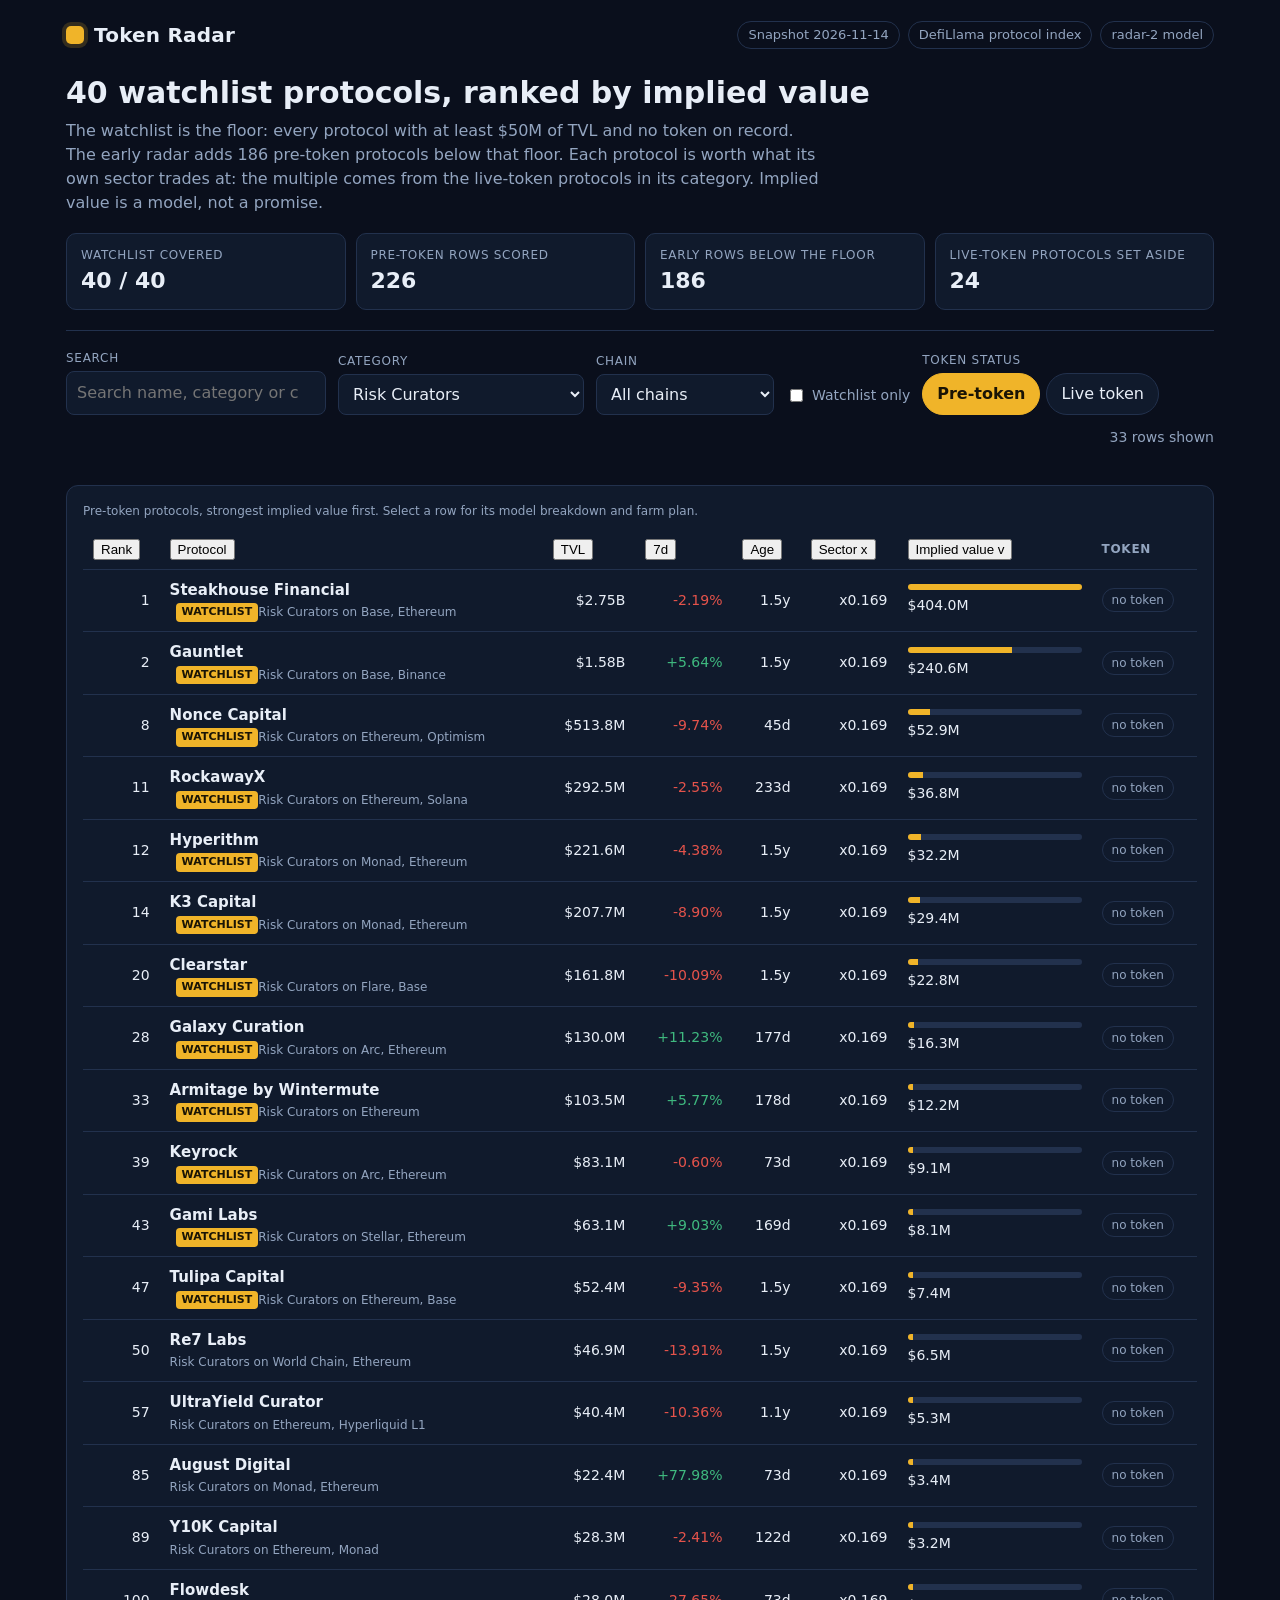
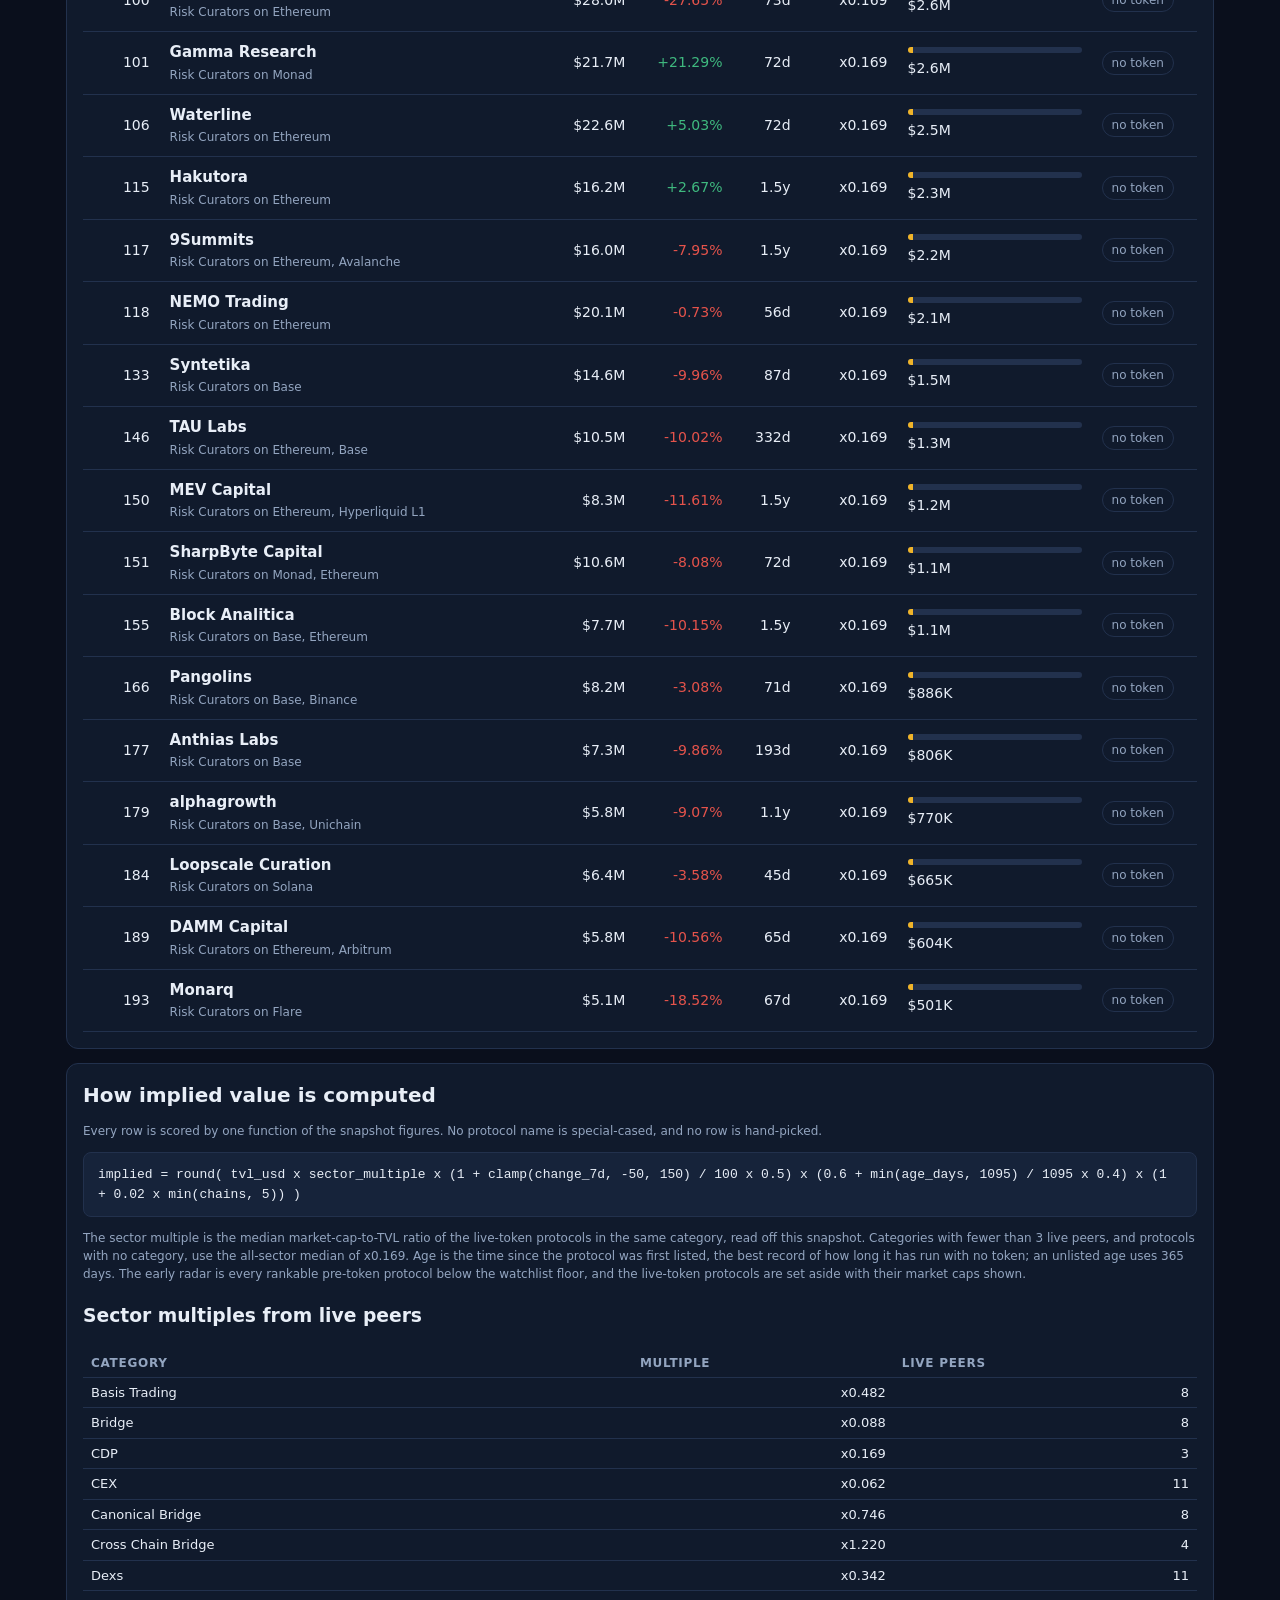
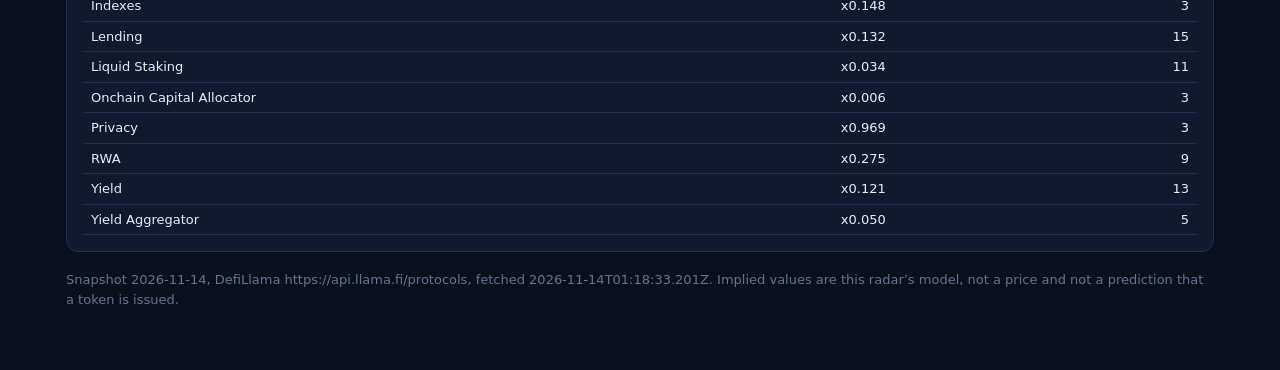
<file: shot-dashboard-filtered.html>
<!doctype html>
<html lang="en">
<head>
<meta charset="utf-8">
<meta name="viewport" content="width=device-width, initial-scale=1">
<title>Token Radar: pre-token protocols ranked by implied value</title>
<style>
/* Token Radar: a dark board, one amber accent, type that reads at a glance. */
:root {
  --bg: #0a0f1c;
  --panel: #101a2c;
  --panel-2: #16233a;
  --line: #22314d;
  --ink: #e8eef7;
  --muted: #93a5c0;
  --faint: #64748f;
  --accent: #f0b429;
  --accent-ink: #1a1405;
  --green: #3fb97f;
  --red: #e5534b;
  --blue: #5b9bd5;
}
* { box-sizing: border-box; }
html { background: var(--bg); color: var(--ink); font: 16px/1.5 system-ui, -apple-system, "Segoe UI", Roboto, sans-serif; }
body { margin: 0; }
a { color: var(--accent); }
.skip { position: absolute; left: -999px; top: 0; background: var(--accent); color: var(--accent-ink); padding: 8px 12px; border-radius: 0 0 8px 0; }
.skip:focus { left: 0; }
.noscript { max-width: 1180px; margin: 24px auto; padding: 0 16px; color: var(--muted); }
.shell { max-width: 1180px; margin: 0 auto; padding: 0 16px 48px; }
.top { display: flex; flex-wrap: wrap; gap: 12px; align-items: center; justify-content: space-between; padding: 20px 0 8px; }
.brand { display: flex; align-items: center; gap: 10px; font-size: 20px; font-weight: 800; letter-spacing: 0.01em; }
.mark { width: 18px; height: 18px; border-radius: 5px; background: var(--accent); display: inline-block; box-shadow: 0 0 0 4px rgba(240, 180, 41, 0.18); }
.top-meta { display: flex; flex-wrap: wrap; gap: 8px; color: var(--muted); font-size: 13px; }
.top-meta span { border: 1px solid var(--line); border-radius: 999px; padding: 3px 10px; }
.lede { padding: 12px 0 20px; border-bottom: 1px solid var(--line); }
.lede h1 { font-size: 30px; line-height: 1.15; margin: 6px 0 8px; }
.lede p { color: var(--muted); max-width: 760px; margin: 0; }
.facts { display: grid; grid-template-columns: repeat(4, minmax(0, 1fr)); gap: 10px; margin-top: 18px; }
.fact { background: var(--panel); border: 1px solid var(--line); border-radius: 10px; padding: 12px 14px; }
.fact span { display: block; color: var(--muted); font-size: 12px; text-transform: uppercase; letter-spacing: 0.06em; }
.fact b { font-size: 22px; }
.controls { display: flex; flex-wrap: wrap; gap: 12px; align-items: end; padding: 18px 0 14px; }
.field { display: flex; flex-direction: column; gap: 4px; }
.field label, .field .sub { color: var(--muted); font-size: 12px; text-transform: uppercase; letter-spacing: 0.06em; }
.field input, .field select { background: var(--panel); color: var(--ink); border: 1px solid var(--line); border-radius: 8px; padding: 9px 10px; font: inherit; min-width: 0; }
.field input[type="search"] { width: 260px; }
.check { display: flex; gap: 6px; align-items: center; padding-bottom: 9px; color: var(--muted); font-size: 14px; }
.tabs { display: flex; gap: 6px; }
.tabs button, .button { background: var(--panel); color: var(--ink); border: 1px solid var(--line); border-radius: 999px; padding: 8px 14px; font: inherit; cursor: pointer; }
.tabs button[aria-pressed="true"], .button.primary { background: var(--accent); border-color: var(--accent); color: var(--accent-ink); font-weight: 700; }
.count { margin-left: auto; color: var(--muted); font-size: 14px; padding-bottom: 9px; }
.panel { background: var(--panel); border: 1px solid var(--line); border-radius: 12px; padding: 16px; margin-top: 14px; }
.table-wrap { overflow-x: auto; }
table { width: 100%; border-collapse: collapse; font-size: 14px; }
caption { text-align: left; color: var(--muted); padding-bottom: 10px; }
th, td { padding: 9px 10px; text-align: left; border-bottom: 1px solid var(--line); vertical-align: middle; }
thead th { color: var(--muted); font-size: 12px; text-transform: uppercase; letter-spacing: 0.06em; }
tbody tr { cursor: pointer; }
tbody tr:hover { background: var(--panel-2); }
tbody tr[data-selected="true"] { background: rgba(240, 180, 41, 0.1); }
.num { text-align: right; font-variant-numeric: tabular-nums; white-space: nowrap; }
.pos { color: var(--green); }
.neg { color: var(--red); }
.name b { display: block; font-size: 15px; }
.sub { color: var(--muted); font-size: 12px; }
.badge { display: inline-block; background: var(--accent); color: var(--accent-ink); font-size: 11px; font-weight: 700; border-radius: 4px; padding: 1px 6px; margin-left: 6px; vertical-align: 1px; }
.implied { min-width: 150px; }
.bar { height: 6px; background: var(--line); border-radius: 3px; overflow: hidden; margin-bottom: 5px; }
.bar i { display: block; height: 100%; background: var(--accent); }
.status { display: inline-block; border: 1px solid var(--line); border-radius: 999px; padding: 2px 9px; font-size: 12px; color: var(--muted); white-space: nowrap; }
.status.live { color: var(--blue); border-color: var(--blue); }
.empty { text-align: center; padding: 32px 16px; }
.empty h2 { margin: 0 0 6px; }
.empty p { color: var(--muted); margin: 0 0 14px; }
.model h2, .detail h2 { margin: 0 0 6px; font-size: 20px; }
.model .formula { background: var(--panel-2); border: 1px solid var(--line); border-radius: 8px; padding: 12px 14px; font-family: ui-monospace, SFMono-Regular, Menlo, monospace; font-size: 13px; overflow-x: auto; margin: 12px 0; }
.peers { width: 100%; font-size: 13px; }
.peers td, .peers th { padding: 5px 8px; }
.detail { background: var(--panel); color: var(--ink); border: 1px solid var(--line); border-radius: 14px; padding: 0; max-width: 720px; width: calc(100vw - 32px); max-height: calc(100vh - 48px); overflow: auto; }
.detail::backdrop { background: rgba(2, 6, 16, 0.7); }
.detail-head { display: flex; justify-content: space-between; gap: 12px; padding: 18px 20px 0; }
.detail-head .brand-name { color: var(--accent); font-size: 13px; font-weight: 700; text-transform: uppercase; letter-spacing: 0.06em; }
.detail-head h2 { margin: 4px 0; }
.close { background: var(--panel-2); color: var(--ink); border: 1px solid var(--line); border-radius: 8px; padding: 8px 12px; font: inherit; cursor: pointer; height: fit-content; }
.detail-section { padding: 14px 20px 20px; border-top: 1px solid var(--line); margin-top: 14px; }
.detail-section h3 { margin: 0 0 10px; font-size: 15px; }
.equation { display: grid; grid-template-columns: repeat(2, minmax(0, 1fr)); gap: 8px 20px; }
.equation div { display: flex; justify-content: space-between; gap: 10px; border-bottom: 1px dashed var(--line); padding: 6px 0; }
.equation span { color: var(--muted); }
.steps { margin: 0; padding-left: 22px; }
.steps li { margin-bottom: 12px; }
.steps b { display: block; font-weight: 600; }
.cost { color: var(--muted); font-size: 13px; }
.foot { color: var(--faint); font-size: 13px; margin-top: 18px; }
@media (max-width: 760px) {
  .facts { grid-template-columns: repeat(2, minmax(0, 1fr)); }
  .lede h1 { font-size: 24px; }
  .field input[type="search"] { width: 100%; }
  .equation { grid-template-columns: 1fr; }
}

</style>
</head>
<body>
<a class="skip" href="#board">Skip to the board</a>
<main id="board" tabindex="-1" aria-busy="true"></main>
<noscript><p class="noscript">Token Radar needs JavaScript: the board, its filters and every farm plan are rendered from the snapshot data on this page.</p></noscript>
<script>
window.RADAR={"as_of":"2026-11-14","source":"DefiLlama https://api.llama.fi/protocols, fetched 2026-11-14T01:18:33.201Z","floor_usd":50000000,"model":{"growth_weight":0.5,"growth_floor":-50,"growth_cap":150,"maturity_floor":0.6,"maturity_range":0.4,"maturity_days":1095,"unknown_age_days":365,"chain_bonus":0.02,"chain_cap":5,"peer_minimum":3},"model_version":"radar-2","watchlist_size":40,"board_size":226,"early_size":186,"live_size":24,"peer_multiples":[{"category":"Basis Trading","multiple":0.4822266757793693,"peers":8},{"category":"Bridge","multiple":0.08839894442244414,"peers":8},{"category":"CDP","multiple":0.16870131101842134,"peers":3},{"category":"CEX","multiple":0.06198672087800951,"peers":11},{"category":"Canonical Bridge","multiple":0.7463925400668032,"peers":8},{"category":"Cross Chain Bridge","multiple":1.2204617199899799,"peers":4},{"category":"Dexs","multiple":0.3424347567468315,"peers":11},{"category":"Indexes","multiple":0.14767790358555363,"peers":3},{"category":"Lending","multiple":0.13239465563049407,"peers":15},{"category":"Liquid Staking","multiple":0.034338503879553076,"peers":11},{"category":"Onchain Capital Allocator","multiple":0.005859493906138259,"peers":3},{"category":"Privacy","multiple":0.9691292886670639,"peers":3},{"category":"RWA","multiple":0.27478004488804697,"peers":9},{"category":"Yield","multiple":0.1205959773827865,"peers":13},{"category":"Yield Aggregator","multiple":0.05038910551254322,"peers":5}],"global_multiple":0.1689,"rows":[{"rank":1,"slug":"steakhouse-financial","name":"Steakhouse Financial","category":"Risk Curators","chains":["Base","Ethereum","Robinhood Chain","Arbitrum","Solana","Monad","Arc","Katana","Polygon","Unichain","Corn"],"tvl_usd":2753981495,"change_7d":-2.1935,"mcap_usd":null,"listed_at":"2025-05-20","age_days":543,"implied_value_usd":403989561,"category_multiple":0.1689,"growth_multiplier":0.989,"maturity_multiplier":0.7984,"chain_multiplier":1.1,"watchlist":true,"farm_steps":["Use a fresh wallet that holds only the funds you plan to farm, and keep its seed phrase offline. Cost: under $3 of gas for the first transaction. Time: 5 minutes.","Deposit $150 into a Steakhouse Financial vault on Base and keep the shares. Cost: $150 of capital and about $8 of gas. Time: 15 minutes to set up.","Move $30 between two of Steakhouse Financial's vaults once, so more than one vault records the wallet. Cost: about $6 of gas. Time: 15 minutes.","Rebalance a small share between Steakhouse Financial's vaults once a week. Cost: about $2 of gas a week. Time: 10 minutes a week.","Hold the position for at least 30 days so the activity is counted in more than one snapshot. Cost: the $150 stays in the position. Time: 30 days.","Before you withdraw, open the protocol's own points or rewards page and claim only from the link it publishes. Cost: no fee to check, and never pay to claim. Time: 10 minutes.","Write the wallet, the dates and every transaction in a farm log so you can repeat the position or unwind it. Cost: nothing but the log. Time: 5 minutes."]},{"rank":2,"slug":"gauntlet","name":"Gauntlet","category":"Risk Curators","chains":["Base","Binance","Ethereum","Arbitrum","Stable","Morph","Solana","Hyperliquid L1","Polygon","Optimism","Unichain","Katana","Arc","Tempo"],"tvl_usd":1577685462,"change_7d":5.645,"mcap_usd":null,"listed_at":"2025-05-20","age_days":543,"implied_value_usd":240606383,"category_multiple":0.1689,"growth_multiplier":1.0282,"maturity_multiplier":0.7984,"chain_multiplier":1.1,"watchlist":true,"farm_steps":["Use a fresh wallet that holds only the funds you plan to farm, and keep its seed phrase offline. Cost: under $3 of gas for the first transaction. Time: 5 minutes.","Deposit $150 into a Gauntlet vault on Base and keep the shares. Cost: $150 of capital and about $8 of gas. Time: 15 minutes to set up.","Move $30 between two of Gauntlet's vaults once, so more than one vault records the wallet. Cost: about $6 of gas. Time: 15 minutes.","Rebalance a small share between Gauntlet's vaults once a week. Cost: about $2 of gas a week. Time: 10 minutes a week.","Hold the position for at least 30 days so the activity is counted in more than one snapshot. Cost: the $150 stays in the position. Time: 30 days.","Before you withdraw, open the protocol's own points or rewards page and claim only from the link it publishes. Cost: no fee to check, and never pay to claim. Time: 10 minutes.","Write the wallet, the dates and every transaction in a farm log so you can repeat the position or unwind it. Cost: nothing but the log. Time: 5 minutes."]},{"rank":3,"slug":"usdd","name":"USDD","category":"CDP","chains":["Tron","Ethereum","Binance"],"tvl_usd":1055793606,"change_7d":-2.8062,"mcap_usd":null,"listed_at":"2025-03-13","age_days":611,"implied_value_usd":153239260,"category_multiple":0.1687,"growth_multiplier":0.986,"maturity_multiplier":0.8232,"chain_multiplier":1.06,"watchlist":true,"farm_steps":["Use a fresh wallet that holds only the funds you plan to farm, and keep its seed phrase offline. Cost: under $3 of gas for the first transaction. Time: 5 minutes.","Supply $150 of USDC to USDD on Tron and keep the position open. Cost: $150 of capital and about $8 of gas. Time: 15 minutes to set up.","Borrow $30 against the supplied collateral, then repay it the same week, so the position shows both sides of the market. Cost: about $6 of gas. Time: 15 minutes.","Make one qualifying action each week on USDD: a deposit, a borrow, a repayment or a vote. Cost: about $2 of gas a week. Time: 10 minutes a week.","Hold the position for at least 30 days so the activity is counted in more than one snapshot. Cost: the $150 stays in the position. Time: 30 days.","Before you withdraw, open the protocol's own points or rewards page and claim only from the link it publishes. Cost: no fee to check, and never pay to claim. Time: 10 minutes.","Write the wallet, the dates and every transaction in a farm log so you can repeat the position or unwind it. Cost: nothing but the log. Time: 5 minutes."]},{"rank":4,"slug":"bittensor-dtao","name":"Bittensor dTAO","category":"Dexs","chains":["Bittensor"],"tvl_usd":376026255,"change_7d":-6.5592,"mcap_usd":null,"listed_at":"2026-09-19","age_days":56,"implied_value_usd":78818050,"category_multiple":0.3424,"growth_multiplier":0.9672,"maturity_multiplier":0.6205,"chain_multiplier":1.02,"watchlist":true,"farm_steps":["Use a fresh wallet that holds only the funds you plan to farm, and keep its seed phrase offline. Cost: under $3 of gas for the first transaction. Time: 5 minutes.","Provide $100 of liquidity to Bittensor dTAO's main pool on Bittensor and keep the position open. Cost: $100 of capital and about $4 of gas. Time: 15 minutes to set up.","Route one swap of about $10 through the pool each week, on top of the liquidity position. Cost: about $4 of gas. Time: 15 minutes.","Swap a small amount through Bittensor dTAO's pool each week, so the wallet's activity is regular. Cost: about $2 of gas a week. Time: 10 minutes a week.","Hold the position for at least 60 days so the activity is counted in more than one snapshot. Cost: the $100 stays in the position. Time: 60 days.","Before you withdraw, open the protocol's own points or rewards page and claim only from the link it publishes. Cost: no fee to check, and never pay to claim. Time: 10 minutes.","Write the wallet, the dates and every transaction in a farm log so you can repeat the position or unwind it. Cost: nothing but the log. Time: 5 minutes."]},{"rank":5,"slug":"onre","name":"OnRe","category":"RWA","chains":["Solana"],"tvl_usd":308882355,"change_7d":0.1082,"mcap_usd":null,"listed_at":"2025-07-14","age_days":488,"implied_value_usd":67412551,"category_multiple":0.2748,"growth_multiplier":1.0005,"maturity_multiplier":0.7783,"chain_multiplier":1.02,"watchlist":true,"farm_steps":["Use a fresh wallet that holds only the funds you plan to farm, and keep its seed phrase offline. Cost: under $3 of gas for the first transaction. Time: 5 minutes.","Mint $100 of the protocol's yield asset on Solana and hold it. Cost: $100 of capital and about $4 of gas. Time: 15 minutes to set up.","Check the yield accrual on the receipt each week and hold it through at least one payout. Cost: about $4 of gas. Time: 15 minutes.","Check the yield accrual on OnRe once a week and hold the receipt through a payout. Cost: about $2 of gas a week. Time: 10 minutes a week.","Hold the position for at least 30 days so the activity is counted in more than one snapshot. Cost: the $100 stays in the position. Time: 30 days.","Before you withdraw, open the protocol's own points or rewards page and claim only from the link it publishes. Cost: no fee to check, and never pay to claim. Time: 10 minutes.","Write the wallet, the dates and every transaction in a farm log so you can repeat the position or unwind it. Cost: nothing but the log. Time: 5 minutes."]},{"rank":6,"slug":"opentrade","name":"OpenTrade","category":"RWA","chains":["Avalanche","Ethereum","Plume Mainnet"],"tvl_usd":241501527,"change_7d":-1.642,"mcap_usd":null,"listed_at":"2024-12-06","age_days":708,"implied_value_usd":59901375,"category_multiple":0.2748,"growth_multiplier":0.9918,"maturity_multiplier":0.8586,"chain_multiplier":1.06,"watchlist":true,"farm_steps":["Use a fresh wallet that holds only the funds you plan to farm, and keep its seed phrase offline. Cost: under $3 of gas for the first transaction. Time: 5 minutes.","Mint $100 of the protocol's yield asset on Avalanche and hold it. Cost: $100 of capital and about $4 of gas. Time: 15 minutes to set up.","Check the yield accrual on the receipt each week and hold it through at least one payout. Cost: about $4 of gas. Time: 15 minutes.","Check the yield accrual on OpenTrade once a week and hold the receipt through a payout. Cost: about $2 of gas a week. Time: 10 minutes a week.","Hold the position for at least 30 days so the activity is counted in more than one snapshot. Cost: the $100 stays in the position. Time: 30 days.","Before you withdraw, open the protocol's own points or rewards page and claim only from the link it publishes. Cost: no fee to check, and never pay to claim. Time: 10 minutes.","Write the wallet, the dates and every transaction in a farm log so you can repeat the position or unwind it. Cost: nothing but the log. Time: 5 minutes."]},{"rank":7,"slug":"plume-vaults","name":"Plume Vaults","category":"RWA","chains":["Ethereum","Plume Mainnet","Solana","Binance","Avalanche"],"tvl_usd":211537977,"change_7d":-3.081,"mcap_usd":null,"listed_at":"2024-10-26","age_days":749,"implied_value_usd":54997140,"category_multiple":0.2748,"growth_multiplier":0.9846,"maturity_multiplier":0.8736,"chain_multiplier":1.1,"watchlist":true,"farm_steps":["Use a fresh wallet that holds only the funds you plan to farm, and keep its seed phrase offline. Cost: under $3 of gas for the first transaction. Time: 5 minutes.","Mint $100 of the protocol's yield asset on Ethereum and hold it. Cost: $100 of capital and about $4 of gas. Time: 15 minutes to set up.","Check the yield accrual on the receipt each week and hold it through at least one payout. Cost: about $4 of gas. Time: 15 minutes.","Check the yield accrual on Plume Vaults once a week and hold the receipt through a payout. Cost: about $2 of gas a week. Time: 10 minutes a week.","Hold the position for at least 30 days so the activity is counted in more than one snapshot. Cost: the $100 stays in the position. Time: 30 days.","Before you withdraw, open the protocol's own points or rewards page and claim only from the link it publishes. Cost: no fee to check, and never pay to claim. Time: 10 minutes.","Write the wallet, the dates and every transaction in a farm log so you can repeat the position or unwind it. Cost: nothing but the log. Time: 5 minutes."]},{"rank":8,"slug":"nonce-capital","name":"Nonce Capital","category":"Risk Curators","chains":["Ethereum","Optimism"],"tvl_usd":513783671,"change_7d":-9.7377,"mcap_usd":null,"listed_at":"2026-09-30","age_days":45,"implied_value_usd":52921876,"category_multiple":0.1689,"growth_multiplier":0.9513,"maturity_multiplier":0.6164,"chain_multiplier":1.04,"watchlist":true,"farm_steps":["Use a fresh wallet that holds only the funds you plan to farm, and keep its seed phrase offline. Cost: under $3 of gas for the first transaction. Time: 5 minutes.","Deposit $100 into a Nonce Capital vault on Ethereum and keep the shares. Cost: $100 of capital and about $4 of gas. Time: 15 minutes to set up.","Move $20 between two of Nonce Capital's vaults once, so more than one vault records the wallet. Cost: about $4 of gas. Time: 15 minutes.","Rebalance a small share between Nonce Capital's vaults once a week. Cost: about $2 of gas a week. Time: 10 minutes a week.","Hold the position for at least 60 days so the activity is counted in more than one snapshot. Cost: the $100 stays in the position. Time: 60 days.","Before you withdraw, open the protocol's own points or rewards page and claim only from the link it publishes. Cost: no fee to check, and never pay to claim. Time: 10 minutes.","Write the wallet, the dates and every transaction in a farm log so you can repeat the position or unwind it. Cost: nothing but the log. Time: 5 minutes."]},{"rank":9,"slug":"r25","name":"R25","category":"RWA","chains":["Pharos","Sui"],"tvl_usd":198206607,"change_7d":0.2987,"mcap_usd":null,"listed_at":"2026-04-29","age_days":199,"implied_value_usd":38159475,"category_multiple":0.2748,"growth_multiplier":1.0015,"maturity_multiplier":0.6727,"chain_multiplier":1.04,"watchlist":true,"farm_steps":["Use a fresh wallet that holds only the funds you plan to farm, and keep its seed phrase offline. Cost: under $3 of gas for the first transaction. Time: 5 minutes.","Mint $100 of the protocol's yield asset on Pharos and hold it. Cost: $100 of capital and about $4 of gas. Time: 15 minutes to set up.","Check the yield accrual on the receipt each week and hold it through at least one payout. Cost: about $4 of gas. Time: 15 minutes.","Check the yield accrual on R25 once a week and hold the receipt through a payout. Cost: about $2 of gas a week. Time: 10 minutes a week.","Hold the position for at least 45 days so the activity is counted in more than one snapshot. Cost: the $100 stays in the position. Time: 45 days.","Before you withdraw, open the protocol's own points or rewards page and claim only from the link it publishes. Cost: no fee to check, and never pay to claim. Time: 10 minutes.","Write the wallet, the dates and every transaction in a farm log so you can repeat the position or unwind it. Cost: nothing but the log. Time: 5 minutes."]},{"rank":10,"slug":"symbiotic","name":"Symbiotic","category":"Collateral Markets","chains":["Ethereum"],"tvl_usd":253923299,"change_7d":-12.0318,"mcap_usd":null,"listed_at":"2024-06-11","age_days":886,"implied_value_usd":37973020,"category_multiple":0.1689,"growth_multiplier":0.9398,"maturity_multiplier":0.9237,"chain_multiplier":1.02,"watchlist":true,"farm_steps":["Use a fresh wallet that holds only the funds you plan to farm, and keep its seed phrase offline. Cost: under $3 of gas for the first transaction. Time: 5 minutes.","Supply $100 of USDC to Symbiotic on Ethereum and keep the position open. Cost: $100 of capital and about $4 of gas. Time: 15 minutes to set up.","Borrow $20 against the supplied collateral, then repay it the same week, so the position shows both sides of the market. Cost: about $4 of gas. Time: 15 minutes.","Make one qualifying action each week on Symbiotic: a deposit, a borrow, a repayment or a vote. Cost: about $2 of gas a week. Time: 10 minutes a week.","Hold the position for at least 30 days so the activity is counted in more than one snapshot. Cost: the $100 stays in the position. Time: 30 days.","Before you withdraw, open the protocol's own points or rewards page and claim only from the link it publishes. Cost: no fee to check, and never pay to claim. Time: 10 minutes.","Write the wallet, the dates and every transaction in a farm log so you can repeat the position or unwind it. Cost: nothing but the log. Time: 5 minutes."]},{"rank":11,"slug":"rockawayx","name":"RockawayX","category":"Risk Curators","chains":["Ethereum","Solana","Pharos","Monad","Sei","Base","Binance","Citrea","Etherlink","Plume Mainnet"],"tvl_usd":292506628,"change_7d":-2.5459,"mcap_usd":null,"listed_at":"2026-03-26","age_days":233,"implied_value_usd":36756715,"category_multiple":0.1689,"growth_multiplier":0.9873,"maturity_multiplier":0.6851,"chain_multiplier":1.1,"watchlist":true,"farm_steps":["Use a fresh wallet that holds only the funds you plan to farm, and keep its seed phrase offline. Cost: under $3 of gas for the first transaction. Time: 5 minutes.","Deposit $100 into a RockawayX vault on Ethereum and keep the shares. Cost: $100 of capital and about $4 of gas. Time: 15 minutes to set up.","Move $20 between two of RockawayX's vaults once, so more than one vault records the wallet. Cost: about $4 of gas. Time: 15 minutes.","Rebalance a small share between RockawayX's vaults once a week. Cost: about $2 of gas a week. Time: 10 minutes a week.","Hold the position for at least 45 days so the activity is counted in more than one snapshot. Cost: the $100 stays in the position. Time: 45 days.","Before you withdraw, open the protocol's own points or rewards page and claim only from the link it publishes. Cost: no fee to check, and never pay to claim. Time: 10 minutes.","Write the wallet, the dates and every transaction in a farm log so you can repeat the position or unwind it. Cost: nothing but the log. Time: 5 minutes."]},{"rank":12,"slug":"hyperithm","name":"Hyperithm","category":"Risk Curators","chains":["Monad","Ethereum","Arbitrum","Plasma","Solana","Hyperliquid L1","Katana","Stable","XRPL EVM","Binance"],"tvl_usd":221638535,"change_7d":-4.375,"mcap_usd":null,"listed_at":"2025-05-20","age_days":543,"implied_value_usd":32154236,"category_multiple":0.1689,"growth_multiplier":0.9781,"maturity_multiplier":0.7984,"chain_multiplier":1.1,"watchlist":true,"farm_steps":["Use a fresh wallet that holds only the funds you plan to farm, and keep its seed phrase offline. Cost: under $3 of gas for the first transaction. Time: 5 minutes.","Deposit $100 into a Hyperithm vault on Monad and keep the shares. Cost: $100 of capital and about $4 of gas. Time: 15 minutes to set up.","Move $20 between two of Hyperithm's vaults once, so more than one vault records the wallet. Cost: about $4 of gas. Time: 15 minutes.","Rebalance a small share between Hyperithm's vaults once a week. Cost: about $2 of gas a week. Time: 10 minutes a week.","Hold the position for at least 30 days so the activity is counted in more than one snapshot. Cost: the $100 stays in the position. Time: 30 days.","Before you withdraw, open the protocol's own points or rewards page and claim only from the link it publishes. Cost: no fee to check, and never pay to claim. Time: 10 minutes.","Write the wallet, the dates and every transaction in a farm log so you can repeat the position or unwind it. Cost: nothing but the log. Time: 5 minutes."]},{"rank":13,"slug":"hive-protocol","name":"Hive Protocol","category":"Chain","chains":["BSquared"],"tvl_usd":198776765,"change_7d":-10.181,"mcap_usd":null,"listed_at":"2024-05-03","age_days":925,"implied_value_usd":30481827,"category_multiple":0.1689,"growth_multiplier":0.9491,"maturity_multiplier":0.9379,"chain_multiplier":1.02,"watchlist":true,"farm_steps":["Use a fresh wallet that holds only the funds you plan to farm, and keep its seed phrase offline. Cost: under $3 of gas for the first transaction. Time: 5 minutes.","Deposit $100 of USDC into Hive Protocol on BSquared and keep the position open. Cost: $100 of capital and about $4 of gas. Time: 15 minutes to set up.","Use the position once inside Hive Protocol's own app, rather than only holding it. Cost: about $4 of gas. Time: 15 minutes.","Open Hive Protocol once a week and make one qualifying action in its app. Cost: about $2 of gas a week. Time: 10 minutes a week.","Hold the position for at least 30 days so the activity is counted in more than one snapshot. Cost: the $100 stays in the position. Time: 30 days.","Before you withdraw, open the protocol's own points or rewards page and claim only from the link it publishes. Cost: no fee to check, and never pay to claim. Time: 10 minutes.","Write the wallet, the dates and every transaction in a farm log so you can repeat the position or unwind it. Cost: nothing but the log. Time: 5 minutes."]},{"rank":14,"slug":"k3-capital","name":"K3 Capital","category":"Risk Curators","chains":["Monad","Ethereum","Optimism","Hyperliquid L1","Plasma","Arbitrum","Binance","Unichain","Avalanche"],"tvl_usd":207711162,"change_7d":-8.9024,"mcap_usd":null,"listed_at":"2025-05-20","age_days":543,"implied_value_usd":29436328,"category_multiple":0.1689,"growth_multiplier":0.9555,"maturity_multiplier":0.7984,"chain_multiplier":1.1,"watchlist":true,"farm_steps":["Use a fresh wallet that holds only the funds you plan to farm, and keep its seed phrase offline. Cost: under $3 of gas for the first transaction. Time: 5 minutes.","Deposit $100 into a K3 Capital vault on Monad and keep the shares. Cost: $100 of capital and about $4 of gas. Time: 15 minutes to set up.","Move $20 between two of K3 Capital's vaults once, so more than one vault records the wallet. Cost: about $4 of gas. Time: 15 minutes.","Rebalance a small share between K3 Capital's vaults once a week. Cost: about $2 of gas a week. Time: 10 minutes a week.","Hold the position for at least 30 days so the activity is counted in more than one snapshot. Cost: the $100 stays in the position. Time: 30 days.","Before you withdraw, open the protocol's own points or rewards page and claim only from the link it publishes. Cost: no fee to check, and never pay to claim. Time: 10 minutes.","Write the wallet, the dates and every transaction in a farm log so you can repeat the position or unwind it. Cost: nothing but the log. Time: 5 minutes."]},{"rank":15,"slug":"lofty","name":"Lofty","category":"RWA","chains":["Algorand"],"tvl_usd":101135900,"change_7d":0.025,"mcap_usd":null,"listed_at":"2022-08-04","age_days":1563,"implied_value_usd":28349473,"category_multiple":0.2748,"growth_multiplier":1.0001,"maturity_multiplier":1,"chain_multiplier":1.02,"watchlist":true,"farm_steps":["Use a fresh wallet that holds only the funds you plan to farm, and keep its seed phrase offline. Cost: under $3 of gas for the first transaction. Time: 5 minutes.","Mint $100 of the protocol's yield asset on Algorand and hold it. Cost: $100 of capital and about $4 of gas. Time: 15 minutes to set up.","Check the yield accrual on the receipt each week and hold it through at least one payout. Cost: about $4 of gas. Time: 15 minutes.","Check the yield accrual on Lofty once a week and hold the receipt through a payout. Cost: about $2 of gas a week. Time: 10 minutes a week.","Hold the position for at least 30 days so the activity is counted in more than one snapshot. Cost: the $100 stays in the position. Time: 30 days.","Before you withdraw, open the protocol's own points or rewards page and claim only from the link it publishes. Cost: no fee to check, and never pay to claim. Time: 10 minutes.","Write the wallet, the dates and every transaction in a farm log so you can repeat the position or unwind it. Cost: nothing but the log. Time: 5 minutes."]},{"rank":16,"slug":"lightning-network","name":"Lightning Network","category":"Payments","chains":["Bitcoin"],"tvl_usd":217862346,"change_7d":-10.1445,"mcap_usd":null,"listed_at":null,"age_days":null,"implied_value_usd":26126796,"category_multiple":0.1689,"growth_multiplier":0.9493,"maturity_multiplier":0.7333,"chain_multiplier":1.02,"watchlist":true,"farm_steps":["Use a fresh wallet that holds only the funds you plan to farm, and keep its seed phrase offline. Cost: under $3 of gas for the first transaction. Time: 5 minutes.","Deposit $100 of USDC into Lightning Network on Bitcoin and keep the position open. Cost: $100 of capital and about $4 of gas. Time: 15 minutes to set up.","Use the position once inside Lightning Network's own app, rather than only holding it. Cost: about $4 of gas. Time: 15 minutes.","Open Lightning Network once a week and make one qualifying action in its app. Cost: about $2 of gas a week. Time: 10 minutes a week.","Hold the position for at least 30 days so the activity is counted in more than one snapshot. Cost: the $100 stays in the position. Time: 30 days.","Before you withdraw, open the protocol's own points or rewards page and claim only from the link it publishes. Cost: no fee to check, and never pay to claim. Time: 10 minutes.","Write the wallet, the dates and every transaction in a farm log so you can repeat the position or unwind it. Cost: nothing but the log. Time: 5 minutes."]},{"rank":17,"slug":"tori-finance","name":"Tori Finance","category":"Basis Trading","chains":["Ethereum"],"tvl_usd":77392441,"change_7d":4.6366,"mcap_usd":null,"listed_at":"2026-06-24","age_days":143,"implied_value_usd":25404403,"category_multiple":0.4822,"growth_multiplier":1.0232,"maturity_multiplier":0.6522,"chain_multiplier":1.02,"watchlist":true,"farm_steps":["Use a fresh wallet that holds only the funds you plan to farm, and keep its seed phrase offline. Cost: under $3 of gas for the first transaction. Time: 5 minutes.","Deposit $50 of USDC into Tori Finance on Ethereum and keep the position open. Cost: $50 of capital and about $4 of gas. Time: 15 minutes to set up.","Use the position once inside Tori Finance's own app, rather than only holding it. Cost: about $2 of gas. Time: 15 minutes.","Open Tori Finance once a week and make one qualifying action in its app. Cost: about $2 of gas a week. Time: 10 minutes a week.","Hold the position for at least 60 days so the activity is counted in more than one snapshot. Cost: the $50 stays in the position. Time: 60 days.","Before you withdraw, open the protocol's own points or rewards page and claim only from the link it publishes. Cost: no fee to check, and never pay to claim. Time: 10 minutes.","Write the wallet, the dates and every transaction in a farm log so you can repeat the position or unwind it. Cost: nothing but the log. Time: 5 minutes."]},{"rank":18,"slug":"ink-bridge","name":"Ink Bridge","category":"Canonical Bridge","chains":["Ethereum"],"tvl_usd":44348098,"change_7d":-14.0784,"mcap_usd":null,"listed_at":null,"age_days":null,"implied_value_usd":23016736,"category_multiple":0.7464,"growth_multiplier":0.9296,"maturity_multiplier":0.7333,"chain_multiplier":1.02,"watchlist":false,"farm_steps":["Use a fresh wallet that holds only the funds you plan to farm, and keep its seed phrase offline. Cost: under $3 of gas for the first transaction. Time: 5 minutes.","Bridge $50 of USDC to Ethereum through Ink Bridge and use the bridged funds in its app. Cost: $50 of capital and about $4 of gas. Time: 15 minutes to set up.","Use the bridged funds inside the destination app once, rather than bridging them straight back. Cost: about $2 of gas. Time: 15 minutes.","Bridge a small amount through Ink Bridge once a week, in alternating directions. Cost: about $2 of gas a week. Time: 10 minutes a week.","Hold the position for at least 30 days so the activity is counted in more than one snapshot. Cost: the $50 stays in the position. Time: 30 days.","Before you withdraw, open the protocol's own points or rewards page and claim only from the link it publishes. Cost: no fee to check, and never pay to claim. Time: 10 minutes.","Write the wallet, the dates and every transaction in a farm log so you can repeat the position or unwind it. Cost: nothing but the log. Time: 5 minutes."]},{"rank":19,"slug":"b14g","name":"b14g","category":"Restaking","chains":["Bitcoin","CORE","Babylon Genesis"],"tvl_usd":173941404,"change_7d":-28.5327,"mcap_usd":null,"listed_at":"2024-12-20","age_days":694,"implied_value_usd":22786677,"category_multiple":0.1689,"growth_multiplier":0.8573,"maturity_multiplier":0.8535,"chain_multiplier":1.06,"watchlist":true,"farm_steps":["Use a fresh wallet that holds only the funds you plan to farm, and keep its seed phrase offline. Cost: under $3 of gas for the first transaction. Time: 5 minutes.","Stake $100 of the chain's staking asset through b14g on Bitcoin and keep the receipt. Cost: $100 of capital and about $4 of gas. Time: 15 minutes to set up.","Restake the staking rewards once they cover the gas, so the position compounds. Cost: about $4 of gas. Time: 15 minutes.","Check the staking rewards on b14g once a week and restake them when they cover the gas. Cost: about $2 of gas a week. Time: 10 minutes a week.","Hold the position for at least 30 days so the activity is counted in more than one snapshot. Cost: the $100 stays in the position. Time: 30 days.","Before you withdraw, open the protocol's own points or rewards page and claim only from the link it publishes. Cost: no fee to check, and never pay to claim. Time: 10 minutes.","Write the wallet, the dates and every transaction in a farm log so you can repeat the position or unwind it. Cost: nothing but the log. Time: 5 minutes."]},{"rank":20,"slug":"clearstar","name":"Clearstar","category":"Risk Curators","chains":["Flare","Base","Ethereum","Monad","Hyperliquid L1","Starknet","Katana","Arbitrum","Hemi","Unichain","Polygon"],"tvl_usd":161773491,"change_7d":-10.0936,"mcap_usd":null,"listed_at":"2025-05-20","age_days":543,"implied_value_usd":22783242,"category_multiple":0.1689,"growth_multiplier":0.9495,"maturity_multiplier":0.7984,"chain_multiplier":1.1,"watchlist":true,"farm_steps":["Use a fresh wallet that holds only the funds you plan to farm, and keep its seed phrase offline. Cost: under $3 of gas for the first transaction. Time: 5 minutes.","Deposit $100 into a Clearstar vault on Flare and keep the shares. Cost: $100 of capital and about $4 of gas. Time: 15 minutes to set up.","Move $20 between two of Clearstar's vaults once, so more than one vault records the wallet. Cost: about $4 of gas. Time: 15 minutes.","Rebalance a small share between Clearstar's vaults once a week. Cost: about $2 of gas a week. Time: 10 minutes a week.","Hold the position for at least 30 days so the activity is counted in more than one snapshot. Cost: the $100 stays in the position. Time: 30 days.","Before you withdraw, open the protocol's own points or rewards page and claim only from the link it publishes. Cost: no fee to check, and never pay to claim. Time: 10 minutes.","Write the wallet, the dates and every transaction in a farm log so you can repeat the position or unwind it. Cost: nothing but the log. Time: 5 minutes."]},{"rank":21,"slug":"pulsechain-bridge","name":"PulseChain Bridge","category":"Canonical Bridge","chains":["Ethereum"],"tvl_usd":41070024,"change_7d":-4.2306,"mcap_usd":null,"listed_at":null,"age_days":null,"implied_value_usd":22444434,"category_multiple":0.7464,"growth_multiplier":0.9788,"maturity_multiplier":0.7333,"chain_multiplier":1.02,"watchlist":false,"farm_steps":["Use a fresh wallet that holds only the funds you plan to farm, and keep its seed phrase offline. Cost: under $3 of gas for the first transaction. Time: 5 minutes.","Bridge $50 of USDC to Ethereum through PulseChain Bridge and use the bridged funds in its app. Cost: $50 of capital and about $4 of gas. Time: 15 minutes to set up.","Use the bridged funds inside the destination app once, rather than bridging them straight back. Cost: about $2 of gas. Time: 15 minutes.","Bridge a small amount through PulseChain Bridge once a week, in alternating directions. Cost: about $2 of gas a week. Time: 10 minutes a week.","Hold the position for at least 30 days so the activity is counted in more than one snapshot. Cost: the $50 stays in the position. Time: 30 days.","Before you withdraw, open the protocol's own points or rewards page and claim only from the link it publishes. Cost: no fee to check, and never pay to claim. Time: 10 minutes.","Write the wallet, the dates and every transaction in a farm log so you can repeat the position or unwind it. Cost: nothing but the log. Time: 5 minutes."]},{"rank":22,"slug":"axis","name":"Axis","category":"Basis Trading","chains":["Ethereum"],"tvl_usd":70145354,"change_7d":2.3316,"mcap_usd":null,"listed_at":"2026-08-20","age_days":86,"implied_value_usd":22039376,"category_multiple":0.4822,"growth_multiplier":1.0117,"maturity_multiplier":0.6314,"chain_multiplier":1.02,"watchlist":true,"farm_steps":["Use a fresh wallet that holds only the funds you plan to farm, and keep its seed phrase offline. Cost: under $3 of gas for the first transaction. Time: 5 minutes.","Deposit $50 of USDC into Axis on Ethereum and keep the position open. Cost: $50 of capital and about $4 of gas. Time: 15 minutes to set up.","Use the position once inside Axis's own app, rather than only holding it. Cost: about $2 of gas. Time: 15 minutes.","Open Axis once a week and make one qualifying action in its app. Cost: about $2 of gas a week. Time: 10 minutes a week.","Hold the position for at least 60 days so the activity is counted in more than one snapshot. Cost: the $50 stays in the position. Time: 60 days.","Before you withdraw, open the protocol's own points or rewards page and claim only from the link it publishes. Cost: no fee to check, and never pay to claim. Time: 10 minutes.","Write the wallet, the dates and every transaction in a farm log so you can repeat the position or unwind it. Cost: nothing but the log. Time: 5 minutes."]},{"rank":23,"slug":"polygon-zkevm-bridge","name":"Polygon zkEVM Bridge","category":"Canonical Bridge","chains":["Ethereum"],"tvl_usd":40060788,"change_7d":-4.4938,"mcap_usd":null,"listed_at":null,"age_days":null,"implied_value_usd":21863461,"category_multiple":0.7464,"growth_multiplier":0.9775,"maturity_multiplier":0.7333,"chain_multiplier":1.02,"watchlist":false,"farm_steps":["Use a fresh wallet that holds only the funds you plan to farm, and keep its seed phrase offline. Cost: under $3 of gas for the first transaction. Time: 5 minutes.","Bridge $50 of USDC to Ethereum through Polygon zkEVM Bridge and use the bridged funds in its app. Cost: $50 of capital and about $4 of gas. Time: 15 minutes to set up.","Use the bridged funds inside the destination app once, rather than bridging them straight back. Cost: about $2 of gas. Time: 15 minutes.","Bridge a small amount through Polygon zkEVM Bridge once a week, in alternating directions. Cost: about $2 of gas a week. Time: 10 minutes a week.","Hold the position for at least 30 days so the activity is counted in more than one snapshot. Cost: the $50 stays in the position. Time: 30 days.","Before you withdraw, open the protocol's own points or rewards page and claim only from the link it publishes. Cost: no fee to check, and never pay to claim. Time: 10 minutes.","Write the wallet, the dates and every transaction in a farm log so you can repeat the position or unwind it. Cost: nothing but the log. Time: 5 minutes."]},{"rank":24,"slug":"ember","name":"Ember","category":"RWA","chains":["Ethereum","Sui","Base","Pharos","Monad","Arbitrum"],"tvl_usd":90012351,"change_7d":-5.9593,"mcap_usd":null,"listed_at":"2025-09-17","age_days":423,"implied_value_usd":19916540,"category_multiple":0.2748,"growth_multiplier":0.9702,"maturity_multiplier":0.7545,"chain_multiplier":1.1,"watchlist":true,"farm_steps":["Use a fresh wallet that holds only the funds you plan to farm, and keep its seed phrase offline. Cost: under $3 of gas for the first transaction. Time: 5 minutes.","Mint $50 of the protocol's yield asset on Ethereum and hold it. Cost: $50 of capital and about $4 of gas. Time: 15 minutes to set up.","Check the yield accrual on the receipt each week and hold it through at least one payout. Cost: about $2 of gas. Time: 15 minutes.","Check the yield accrual on Ember once a week and hold the receipt through a payout. Cost: about $2 of gas a week. Time: 10 minutes a week.","Hold the position for at least 30 days so the activity is counted in more than one snapshot. Cost: the $50 stays in the position. Time: 30 days.","Before you withdraw, open the protocol's own points or rewards page and claim only from the link it publishes. Cost: no fee to check, and never pay to claim. Time: 10 minutes.","Write the wallet, the dates and every transaction in a farm log so you can repeat the position or unwind it. Cost: nothing but the log. Time: 5 minutes."]},{"rank":25,"slug":"valos","name":"Valos","category":"RWA","chains":["Monad"],"tvl_usd":106328133,"change_7d":0.1453,"mcap_usd":null,"listed_at":"2026-07-24","age_days":113,"implied_value_usd":19124745,"category_multiple":0.2748,"growth_multiplier":1.0007,"maturity_multiplier":0.6413,"chain_multiplier":1.02,"watchlist":true,"farm_steps":["Use a fresh wallet that holds only the funds you plan to farm, and keep its seed phrase offline. Cost: under $3 of gas for the first transaction. Time: 5 minutes.","Mint $100 of the protocol's yield asset on Monad and hold it. Cost: $100 of capital and about $4 of gas. Time: 15 minutes to set up.","Check the yield accrual on the receipt each week and hold it through at least one payout. Cost: about $4 of gas. Time: 15 minutes.","Check the yield accrual on Valos once a week and hold the receipt through a payout. Cost: about $2 of gas a week. Time: 10 minutes a week.","Hold the position for at least 60 days so the activity is counted in more than one snapshot. Cost: the $100 stays in the position. Time: 60 days.","Before you withdraw, open the protocol's own points or rewards page and claim only from the link it publishes. Cost: no fee to check, and never pay to claim. Time: 10 minutes.","Write the wallet, the dates and every transaction in a farm log so you can repeat the position or unwind it. Cost: nothing but the log. Time: 5 minutes."]},{"rank":26,"slug":"saturn","name":"Saturn","category":"Stablecoin Wrapper","chains":["Ethereum","Monad","Binance"],"tvl_usd":154313682,"change_7d":-0.7486,"mcap_usd":null,"listed_at":"2026-04-09","age_days":219,"implied_value_usd":18715429,"category_multiple":0.1689,"growth_multiplier":0.9963,"maturity_multiplier":0.68,"chain_multiplier":1.06,"watchlist":true,"farm_steps":["Use a fresh wallet that holds only the funds you plan to farm, and keep its seed phrase offline. Cost: under $3 of gas for the first transaction. Time: 5 minutes.","Mint or deposit $100 of the stable asset through Saturn on Ethereum. Cost: $100 of capital and about $4 of gas. Time: 15 minutes to set up.","Hold the stable asset through one full weekly cycle before moving it anywhere. Cost: about $4 of gas. Time: 15 minutes.","Mint or move a small amount of the stable asset through Saturn once a week. Cost: about $2 of gas a week. Time: 10 minutes a week.","Hold the position for at least 45 days so the activity is counted in more than one snapshot. Cost: the $100 stays in the position. Time: 45 days.","Before you withdraw, open the protocol's own points or rewards page and claim only from the link it publishes. Cost: no fee to check, and never pay to claim. Time: 10 minutes.","Write the wallet, the dates and every transaction in a farm log so you can repeat the position or unwind it. Cost: nothing but the log. Time: 5 minutes."]},{"rank":27,"slug":"suibridge","name":"SuiBridge","category":"Canonical Bridge","chains":["Ethereum"],"tvl_usd":26744091,"change_7d":-7.869,"mcap_usd":null,"listed_at":"2024-10-10","age_days":765,"implied_value_usd":17201841,"category_multiple":0.7464,"growth_multiplier":0.9607,"maturity_multiplier":0.8795,"chain_multiplier":1.02,"watchlist":false,"farm_steps":["Use a fresh wallet that holds only the funds you plan to farm, and keep its seed phrase offline. Cost: under $3 of gas for the first transaction. Time: 5 minutes.","Bridge $50 of USDC to Ethereum through SuiBridge and use the bridged funds in its app. Cost: $50 of capital and about $4 of gas. Time: 15 minutes to set up.","Use the bridged funds inside the destination app once, rather than bridging them straight back. Cost: about $2 of gas. Time: 15 minutes.","Bridge a small amount through SuiBridge once a week, in alternating directions. Cost: about $2 of gas a week. Time: 10 minutes a week.","Hold the position for at least 30 days so the activity is counted in more than one snapshot. Cost: the $50 stays in the position. Time: 30 days.","Before you withdraw, open the protocol's own points or rewards page and claim only from the link it publishes. Cost: no fee to check, and never pay to claim. Time: 10 minutes.","Write the wallet, the dates and every transaction in a farm log so you can repeat the position or unwind it. Cost: nothing but the log. Time: 5 minutes."]},{"rank":28,"slug":"galaxy-curation","name":"Galaxy Curation","category":"Risk Curators","chains":["Arc","Ethereum","Base"],"tvl_usd":129994276,"change_7d":11.2334,"mcap_usd":null,"listed_at":"2026-05-21","age_days":177,"implied_value_usd":16336906,"category_multiple":0.1689,"growth_multiplier":1.0562,"maturity_multiplier":0.6647,"chain_multiplier":1.06,"watchlist":true,"farm_steps":["Use a fresh wallet that holds only the funds you plan to farm, and keep its seed phrase offline. Cost: under $3 of gas for the first transaction. Time: 5 minutes.","Deposit $100 into a Galaxy Curation vault on Arc and keep the shares. Cost: $100 of capital and about $4 of gas. Time: 15 minutes to set up.","Move $20 between two of Galaxy Curation's vaults once, so more than one vault records the wallet. Cost: about $4 of gas. Time: 15 minutes.","Rebalance a small share between Galaxy Curation's vaults once a week. Cost: about $2 of gas a week. Time: 10 minutes a week.","Hold the position for at least 60 days so the activity is counted in more than one snapshot. Cost: the $100 stays in the position. Time: 60 days.","Before you withdraw, open the protocol's own points or rewards page and claim only from the link it publishes. Cost: no fee to check, and never pay to claim. Time: 10 minutes.","Write the wallet, the dates and every transaction in a farm log so you can repeat the position or unwind it. Cost: nothing but the log. Time: 5 minutes."]},{"rank":29,"slug":"scroll-bridge","name":"Scroll Bridge","category":"Canonical Bridge","chains":["Ethereum"],"tvl_usd":27186001,"change_7d":-10.0956,"mcap_usd":null,"listed_at":null,"age_days":null,"implied_value_usd":14411834,"category_multiple":0.7464,"growth_multiplier":0.9495,"maturity_multiplier":0.7333,"chain_multiplier":1.02,"watchlist":false,"farm_steps":["Use a fresh wallet that holds only the funds you plan to farm, and keep its seed phrase offline. Cost: under $3 of gas for the first transaction. Time: 5 minutes.","Bridge $50 of USDC to Ethereum through Scroll Bridge and use the bridged funds in its app. Cost: $50 of capital and about $4 of gas. Time: 15 minutes to set up.","Use the bridged funds inside the destination app once, rather than bridging them straight back. Cost: about $2 of gas. Time: 15 minutes.","Bridge a small amount through Scroll Bridge once a week, in alternating directions. Cost: about $2 of gas a week. Time: 10 minutes a week.","Hold the position for at least 30 days so the activity is counted in more than one snapshot. Cost: the $50 stays in the position. Time: 30 days.","Before you withdraw, open the protocol's own points or rewards page and claim only from the link it publishes. Cost: no fee to check, and never pay to claim. Time: 10 minutes.","Write the wallet, the dates and every transaction in a farm log so you can repeat the position or unwind it. Cost: nothing but the log. Time: 5 minutes."]},{"rank":30,"slug":"aegis-yusd","name":"Aegis YUSD","category":"Basis Trading","chains":["Ethereum","Binance"],"tvl_usd":34465848,"change_7d":0.0465,"mcap_usd":null,"listed_at":"2025-04-10","age_days":583,"implied_value_usd":14055554,"category_multiple":0.4822,"growth_multiplier":1.0002,"maturity_multiplier":0.813,"chain_multiplier":1.04,"watchlist":false,"farm_steps":["Use a fresh wallet that holds only the funds you plan to farm, and keep its seed phrase offline. Cost: under $3 of gas for the first transaction. Time: 5 minutes.","Deposit $50 of USDC into Aegis YUSD on Ethereum and keep the position open. Cost: $50 of capital and about $4 of gas. Time: 15 minutes to set up.","Use the position once inside Aegis YUSD's own app, rather than only holding it. Cost: about $2 of gas. Time: 15 minutes.","Open Aegis YUSD once a week and make one qualifying action in its app. Cost: about $2 of gas a week. Time: 10 minutes a week.","Hold the position for at least 30 days so the activity is counted in more than one snapshot. Cost: the $50 stays in the position. Time: 30 days.","Before you withdraw, open the protocol's own points or rewards page and claim only from the link it publishes. Cost: no fee to check, and never pay to claim. Time: 10 minutes.","Write the wallet, the dates and every transaction in a farm log so you can repeat the position or unwind it. Cost: nothing but the log. Time: 5 minutes."]},{"rank":31,"slug":"curvance","name":"Curvance","category":"Lending","chains":["Monad"],"tvl_usd":136345059,"change_7d":0.6775,"mcap_usd":null,"listed_at":"2025-11-27","age_days":352,"implied_value_usd":13460421,"category_multiple":0.1324,"growth_multiplier":1.0034,"maturity_multiplier":0.7286,"chain_multiplier":1.02,"watchlist":true,"farm_steps":["Use a fresh wallet that holds only the funds you plan to farm, and keep its seed phrase offline. Cost: under $3 of gas for the first transaction. Time: 5 minutes.","Supply $100 of USDC to Curvance on Monad and keep the position open. Cost: $100 of capital and about $4 of gas. Time: 15 minutes to set up.","Borrow $20 against the supplied collateral, then repay it the same week, so the position shows both sides of the market. Cost: about $4 of gas. Time: 15 minutes.","Make one qualifying action each week on Curvance: a deposit, a borrow, a repayment or a vote. Cost: about $2 of gas a week. Time: 10 minutes a week.","Hold the position for at least 45 days so the activity is counted in more than one snapshot. Cost: the $100 stays in the position. Time: 45 days.","Before you withdraw, open the protocol's own points or rewards page and claim only from the link it publishes. Cost: no fee to check, and never pay to claim. Time: 10 minutes.","Write the wallet, the dates and every transaction in a farm log so you can repeat the position or unwind it. Cost: nothing but the log. Time: 5 minutes."]},{"rank":32,"slug":"doppler-finance","name":"Doppler Finance","category":"CeDeFi","chains":["Ripple","Ethereum"],"tvl_usd":93316487,"change_7d":-14.4873,"mcap_usd":null,"listed_at":"2025-02-14","age_days":638,"implied_value_usd":12665447,"category_multiple":0.1689,"growth_multiplier":0.9276,"maturity_multiplier":0.8331,"chain_multiplier":1.04,"watchlist":true,"farm_steps":["Use a fresh wallet that holds only the funds you plan to farm, and keep its seed phrase offline. Cost: under $3 of gas for the first transaction. Time: 5 minutes.","Deposit $50 of USDC into Doppler Finance on Ripple and keep the position open. Cost: $50 of capital and about $4 of gas. Time: 15 minutes to set up.","Use the position once inside Doppler Finance's own app, rather than only holding it. Cost: about $2 of gas. Time: 15 minutes.","Open Doppler Finance once a week and make one qualifying action in its app. Cost: about $2 of gas a week. Time: 10 minutes a week.","Hold the position for at least 30 days so the activity is counted in more than one snapshot. Cost: the $50 stays in the position. Time: 30 days.","Before you withdraw, open the protocol's own points or rewards page and claim only from the link it publishes. Cost: no fee to check, and never pay to claim. Time: 10 minutes.","Write the wallet, the dates and every transaction in a farm log so you can repeat the position or unwind it. Cost: nothing but the log. Time: 5 minutes."]},{"rank":33,"slug":"armitage-by-wintermute","name":"Armitage by Wintermute","category":"Risk Curators","chains":["Ethereum"],"tvl_usd":103480212,"change_7d":5.7711,"mcap_usd":null,"listed_at":"2026-05-20","age_days":178,"implied_value_usd":12197129,"category_multiple":0.1689,"growth_multiplier":1.0289,"maturity_multiplier":0.665,"chain_multiplier":1.02,"watchlist":true,"farm_steps":["Use a fresh wallet that holds only the funds you plan to farm, and keep its seed phrase offline. Cost: under $3 of gas for the first transaction. Time: 5 minutes.","Deposit $100 into a Armitage by Wintermute vault on Ethereum and keep the shares. Cost: $100 of capital and about $4 of gas. Time: 15 minutes to set up.","Move $20 between two of Armitage by Wintermute's vaults once, so more than one vault records the wallet. Cost: about $4 of gas. Time: 15 minutes.","Rebalance a small share between Armitage by Wintermute's vaults once a week. Cost: about $2 of gas a week. Time: 10 minutes a week.","Hold the position for at least 60 days so the activity is counted in more than one snapshot. Cost: the $100 stays in the position. Time: 60 days.","Before you withdraw, open the protocol's own points or rewards page and claim only from the link it publishes. Cost: no fee to check, and never pay to claim. Time: 10 minutes.","Write the wallet, the dates and every transaction in a farm log so you can repeat the position or unwind it. Cost: nothing but the log. Time: 5 minutes."]},{"rank":34,"slug":"manta-cedefi","name":"Manta CeDeFi","category":"Basis Trading","chains":["Manta"],"tvl_usd":26526263,"change_7d":-0.6679,"mcap_usd":null,"listed_at":"2024-05-23","age_days":905,"implied_value_usd":12101377,"category_multiple":0.4822,"growth_multiplier":0.9967,"maturity_multiplier":0.9306,"chain_multiplier":1.02,"watchlist":false,"farm_steps":["Use a fresh wallet that holds only the funds you plan to farm, and keep its seed phrase offline. Cost: under $3 of gas for the first transaction. Time: 5 minutes.","Deposit $50 of USDC into Manta CeDeFi on Manta and keep the position open. Cost: $50 of capital and about $4 of gas. Time: 15 minutes to set up.","Use the position once inside Manta CeDeFi's own app, rather than only holding it. Cost: about $2 of gas. Time: 15 minutes.","Open Manta CeDeFi once a week and make one qualifying action in its app. Cost: about $2 of gas a week. Time: 10 minutes a week.","Hold the position for at least 30 days so the activity is counted in more than one snapshot. Cost: the $50 stays in the position. Time: 30 days.","Before you withdraw, open the protocol's own points or rewards page and claim only from the link it publishes. Cost: no fee to check, and never pay to claim. Time: 10 minutes.","Write the wallet, the dates and every transaction in a farm log so you can repeat the position or unwind it. Cost: nothing but the log. Time: 5 minutes."]},{"rank":35,"slug":"tydro","name":"Tydro","category":"Lending","chains":["Ink"],"tvl_usd":111314194,"change_7d":-4.8885,"mcap_usd":null,"listed_at":"2025-10-16","age_days":394,"implied_value_usd":10909487,"category_multiple":0.1324,"growth_multiplier":0.9756,"maturity_multiplier":0.7439,"chain_multiplier":1.02,"watchlist":true,"farm_steps":["Use a fresh wallet that holds only the funds you plan to farm, and keep its seed phrase offline. Cost: under $3 of gas for the first transaction. Time: 5 minutes.","Supply $100 of USDC to Tydro on Ink and keep the position open. Cost: $100 of capital and about $4 of gas. Time: 15 minutes to set up.","Borrow $20 against the supplied collateral, then repay it the same week, so the position shows both sides of the market. Cost: about $4 of gas. Time: 15 minutes.","Make one qualifying action each week on Tydro: a deposit, a borrow, a repayment or a vote. Cost: about $2 of gas a week. Time: 10 minutes a week.","Hold the position for at least 30 days so the activity is counted in more than one snapshot. Cost: the $100 stays in the position. Time: 30 days.","Before you withdraw, open the protocol's own points or rewards page and claim only from the link it publishes. Cost: no fee to check, and never pay to claim. Time: 10 minutes.","Write the wallet, the dates and every transaction in a farm log so you can repeat the position or unwind it. Cost: nothing but the log. Time: 5 minutes."]},{"rank":36,"slug":"liminal-basis","name":"Liminal Basis","category":"Basis Trading","chains":["Hyperliquid L1"],"tvl_usd":25662087,"change_7d":21.2736,"mcap_usd":null,"listed_at":"2025-07-26","age_days":476,"implied_value_usd":10807303,"category_multiple":0.4822,"growth_multiplier":1.1064,"maturity_multiplier":0.7739,"chain_multiplier":1.02,"watchlist":false,"farm_steps":["Use a fresh wallet that holds only the funds you plan to farm, and keep its seed phrase offline. Cost: under $3 of gas for the first transaction. Time: 5 minutes.","Deposit $50 of USDC into Liminal Basis on Hyperliquid L1 and keep the position open. Cost: $50 of capital and about $4 of gas. Time: 15 minutes to set up.","Use the position once inside Liminal Basis's own app, rather than only holding it. Cost: about $2 of gas. Time: 15 minutes.","Open Liminal Basis once a week and make one qualifying action in its app. Cost: about $2 of gas a week. Time: 10 minutes a week.","Hold the position for at least 30 days so the activity is counted in more than one snapshot. Cost: the $50 stays in the position. Time: 30 days.","Before you withdraw, open the protocol's own points or rewards page and claim only from the link it publishes. Cost: no fee to check, and never pay to claim. Time: 10 minutes.","Write the wallet, the dates and every transaction in a farm log so you can repeat the position or unwind it. Cost: nothing but the log. Time: 5 minutes."]},{"rank":37,"slug":"noble","name":"Noble","category":"Chain","chains":["Noble"],"tvl_usd":83040073,"change_7d":-5.2314,"mcap_usd":null,"listed_at":null,"age_days":null,"implied_value_usd":10216155,"category_multiple":0.1689,"growth_multiplier":0.9738,"maturity_multiplier":0.7333,"chain_multiplier":1.02,"watchlist":true,"farm_steps":["Use a fresh wallet that holds only the funds you plan to farm, and keep its seed phrase offline. Cost: under $3 of gas for the first transaction. Time: 5 minutes.","Deposit $50 of USDC into Noble on Noble and keep the position open. Cost: $50 of capital and about $4 of gas. Time: 15 minutes to set up.","Use the position once inside Noble's own app, rather than only holding it. Cost: about $2 of gas. Time: 15 minutes.","Open Noble once a week and make one qualifying action in its app. Cost: about $2 of gas a week. Time: 10 minutes a week.","Hold the position for at least 30 days so the activity is counted in more than one snapshot. Cost: the $50 stays in the position. Time: 30 days.","Before you withdraw, open the protocol's own points or rewards page and claim only from the link it publishes. Cost: no fee to check, and never pay to claim. Time: 10 minutes.","Write the wallet, the dates and every transaction in a farm log so you can repeat the position or unwind it. Cost: nothing but the log. Time: 5 minutes."]},{"rank":38,"slug":"project-x","name":"Project X","category":"Dexs","chains":["Hyperliquid L1"],"tvl_usd":34354598,"change_7d":-2.4436,"mcap_usd":null,"listed_at":"2025-07-16","age_days":486,"implied_value_usd":9216022,"category_multiple":0.3424,"growth_multiplier":0.9878,"maturity_multiplier":0.7775,"chain_multiplier":1.02,"watchlist":false,"farm_steps":["Use a fresh wallet that holds only the funds you plan to farm, and keep its seed phrase offline. Cost: under $3 of gas for the first transaction. Time: 5 minutes.","Provide $50 of liquidity to Project X's main pool on Hyperliquid L1 and keep the position open. Cost: $50 of capital and about $4 of gas. Time: 15 minutes to set up.","Route one swap of about $10 through the pool each week, on top of the liquidity position. Cost: about $2 of gas. Time: 15 minutes.","Swap a small amount through Project X's pool each week, so the wallet's activity is regular. Cost: about $2 of gas a week. Time: 10 minutes a week.","Hold the position for at least 30 days so the activity is counted in more than one snapshot. Cost: the $50 stays in the position. Time: 30 days.","Before you withdraw, open the protocol's own points or rewards page and claim only from the link it publishes. Cost: no fee to check, and never pay to claim. Time: 10 minutes.","Write the wallet, the dates and every transaction in a farm log so you can repeat the position or unwind it. Cost: nothing but the log. Time: 5 minutes."]},{"rank":39,"slug":"keyrock","name":"Keyrock","category":"Risk Curators","chains":["Arc","Ethereum"],"tvl_usd":83070632,"change_7d":-0.5971,"mcap_usd":null,"listed_at":"2026-09-02","age_days":73,"implied_value_usd":9116500,"category_multiple":0.1689,"growth_multiplier":0.997,"maturity_multiplier":0.6267,"chain_multiplier":1.04,"watchlist":true,"farm_steps":["Use a fresh wallet that holds only the funds you plan to farm, and keep its seed phrase offline. Cost: under $3 of gas for the first transaction. Time: 5 minutes.","Deposit $50 into a Keyrock vault on Arc and keep the shares. Cost: $50 of capital and about $4 of gas. Time: 15 minutes to set up.","Move $10 between two of Keyrock's vaults once, so more than one vault records the wallet. Cost: about $2 of gas. Time: 15 minutes.","Rebalance a small share between Keyrock's vaults once a week. Cost: about $2 of gas a week. Time: 10 minutes a week.","Hold the position for at least 60 days so the activity is counted in more than one snapshot. Cost: the $50 stays in the position. Time: 60 days.","Before you withdraw, open the protocol's own points or rewards page and claim only from the link it publishes. Cost: no fee to check, and never pay to claim. Time: 10 minutes.","Write the wallet, the dates and every transaction in a farm log so you can repeat the position or unwind it. Cost: nothing but the log. Time: 5 minutes."]},{"rank":40,"slug":"drakewell","name":"Drakewell","category":"Basis Trading","chains":["Arbitrum","Ethereum","Aleo"],"tvl_usd":28230939,"change_7d":3.2554,"mcap_usd":null,"listed_at":"2026-10-02","age_days":43,"implied_value_usd":9029613,"category_multiple":0.4822,"growth_multiplier":1.0163,"maturity_multiplier":0.6157,"chain_multiplier":1.06,"watchlist":false,"farm_steps":["Use a fresh wallet that holds only the funds you plan to farm, and keep its seed phrase offline. Cost: under $3 of gas for the first transaction. Time: 5 minutes.","Deposit $50 of USDC into Drakewell on Arbitrum and keep the position open. Cost: $50 of capital and about $4 of gas. Time: 15 minutes to set up.","Use the position once inside Drakewell's own app, rather than only holding it. Cost: about $2 of gas. Time: 15 minutes.","Open Drakewell once a week and make one qualifying action in its app. Cost: about $2 of gas a week. Time: 10 minutes a week.","Hold the position for at least 60 days so the activity is counted in more than one snapshot. Cost: the $50 stays in the position. Time: 60 days.","Before you withdraw, open the protocol's own points or rewards page and claim only from the link it publishes. Cost: no fee to check, and never pay to claim. Time: 10 minutes.","Write the wallet, the dates and every transaction in a farm log so you can repeat the position or unwind it. Cost: nothing but the log. Time: 5 minutes."]},{"rank":41,"slug":"reti-pooling","name":"Reti Pooling","category":"Staking Pool","chains":["Algorand"],"tvl_usd":65254391,"change_7d":-10.6865,"mcap_usd":null,"listed_at":"2025-01-24","age_days":659,"implied_value_usd":8945972,"category_multiple":0.1689,"growth_multiplier":0.9466,"maturity_multiplier":0.8407,"chain_multiplier":1.02,"watchlist":true,"farm_steps":["Use a fresh wallet that holds only the funds you plan to farm, and keep its seed phrase offline. Cost: under $3 of gas for the first transaction. Time: 5 minutes.","Stake $50 of the chain's staking asset through Reti Pooling on Algorand and keep the receipt. Cost: $50 of capital and about $4 of gas. Time: 15 minutes to set up.","Restake the staking rewards once they cover the gas, so the position compounds. Cost: about $2 of gas. Time: 15 minutes.","Check the staking rewards on Reti Pooling once a week and restake them when they cover the gas. Cost: about $2 of gas a week. Time: 10 minutes a week.","Hold the position for at least 30 days so the activity is counted in more than one snapshot. Cost: the $50 stays in the position. Time: 30 days.","Before you withdraw, open the protocol's own points or rewards page and claim only from the link it publishes. Cost: no fee to check, and never pay to claim. Time: 10 minutes.","Write the wallet, the dates and every transaction in a farm log so you can repeat the position or unwind it. Cost: nothing but the log. Time: 5 minutes."]},{"rank":42,"slug":"xrpl-dex","name":"XRPL DEX","category":"Dexs","chains":["Ripple"],"tvl_usd":27708356,"change_7d":-12.4626,"mcap_usd":null,"listed_at":"2024-07-25","age_days":842,"implied_value_usd":8236288,"category_multiple":0.3424,"growth_multiplier":0.9377,"maturity_multiplier":0.9076,"chain_multiplier":1.02,"watchlist":false,"farm_steps":["Use a fresh wallet that holds only the funds you plan to farm, and keep its seed phrase offline. Cost: under $3 of gas for the first transaction. Time: 5 minutes.","Provide $50 of liquidity to XRPL DEX's main pool on Ripple and keep the position open. Cost: $50 of capital and about $4 of gas. Time: 15 minutes to set up.","Route one swap of about $10 through the pool each week, on top of the liquidity position. Cost: about $2 of gas. Time: 15 minutes.","Swap a small amount through XRPL DEX's pool each week, so the wallet's activity is regular. Cost: about $2 of gas a week. Time: 10 minutes a week.","Hold the position for at least 30 days so the activity is counted in more than one snapshot. Cost: the $50 stays in the position. Time: 30 days.","Before you withdraw, open the protocol's own points or rewards page and claim only from the link it publishes. Cost: no fee to check, and never pay to claim. Time: 10 minutes.","Write the wallet, the dates and every transaction in a farm log so you can repeat the position or unwind it. Cost: nothing but the log. Time: 5 minutes."]},{"rank":43,"slug":"gami-labs","name":"Gami Labs","category":"Risk Curators","chains":["Stellar","Ethereum","Base","Flare","Avalanche","Robinhood Chain","Hemi"],"tvl_usd":63109489,"change_7d":9.0271,"mcap_usd":null,"listed_at":"2026-05-29","age_days":169,"implied_value_usd":8108740,"category_multiple":0.1689,"growth_multiplier":1.0451,"maturity_multiplier":0.6617,"chain_multiplier":1.1,"watchlist":true,"farm_steps":["Use a fresh wallet that holds only the funds you plan to farm, and keep its seed phrase offline. Cost: under $3 of gas for the first transaction. Time: 5 minutes.","Deposit $50 into a Gami Labs vault on Stellar and keep the shares. Cost: $50 of capital and about $4 of gas. Time: 15 minutes to set up.","Move $10 between two of Gami Labs's vaults once, so more than one vault records the wallet. Cost: about $2 of gas. Time: 15 minutes.","Rebalance a small share between Gami Labs's vaults once a week. Cost: about $2 of gas a week. Time: 10 minutes a week.","Hold the position for at least 60 days so the activity is counted in more than one snapshot. Cost: the $50 stays in the position. Time: 60 days.","Before you withdraw, open the protocol's own points or rewards page and claim only from the link it publishes. Cost: no fee to check, and never pay to claim. Time: 10 minutes.","Write the wallet, the dates and every transaction in a farm log so you can repeat the position or unwind it. Cost: nothing but the log. Time: 5 minutes."]},{"rank":44,"slug":"veda","name":"Veda","category":"Onchain Capital Allocator","chains":["Ink","Ethereum","Optimism","Monad","Plasma","Hyperliquid L1","Arbitrum","Base","Berachain","Sonic","Binance","BOB","Scroll"],"tvl_usd":1563415482,"change_7d":-8.2898,"mcap_usd":null,"listed_at":"2025-02-20","age_days":632,"implied_value_usd":8025540,"category_multiple":0.0059,"growth_multiplier":0.9586,"maturity_multiplier":0.8309,"chain_multiplier":1.1,"watchlist":true,"farm_steps":["Use a fresh wallet that holds only the funds you plan to farm, and keep its seed phrase offline. Cost: under $3 of gas for the first transaction. Time: 5 minutes.","Deposit $150 into a Veda vault on Ink and keep the shares. Cost: $150 of capital and about $8 of gas. Time: 15 minutes to set up.","Move $30 between two of Veda's vaults once, so more than one vault records the wallet. Cost: about $6 of gas. Time: 15 minutes.","Rebalance a small share between Veda's vaults once a week. Cost: about $2 of gas a week. Time: 10 minutes a week.","Hold the position for at least 30 days so the activity is counted in more than one snapshot. Cost: the $150 stays in the position. Time: 30 days.","Before you withdraw, open the protocol's own points or rewards page and claim only from the link it publishes. Cost: no fee to check, and never pay to claim. Time: 10 minutes.","Write the wallet, the dates and every transaction in a farm log so you can repeat the position or unwind it. Cost: nothing but the log. Time: 5 minutes."]},{"rank":45,"slug":"sx-rollup-bridge","name":"SX Rollup Bridge","category":"Canonical Bridge","chains":["Ethereum"],"tvl_usd":13735209,"change_7d":1.5766,"mcap_usd":null,"listed_at":null,"age_days":null,"implied_value_usd":7728839,"category_multiple":0.7464,"growth_multiplier":1.0079,"maturity_multiplier":0.7333,"chain_multiplier":1.02,"watchlist":false,"farm_steps":["Use a fresh wallet that holds only the funds you plan to farm, and keep its seed phrase offline. Cost: under $3 of gas for the first transaction. Time: 5 minutes.","Bridge $50 of USDC to Ethereum through SX Rollup Bridge and use the bridged funds in its app. Cost: $50 of capital and about $4 of gas. Time: 15 minutes to set up.","Use the bridged funds inside the destination app once, rather than bridging them straight back. Cost: about $2 of gas. Time: 15 minutes.","Bridge a small amount through SX Rollup Bridge once a week, in alternating directions. Cost: about $2 of gas a week. Time: 10 minutes a week.","Hold the position for at least 30 days so the activity is counted in more than one snapshot. Cost: the $50 stays in the position. Time: 30 days.","Before you withdraw, open the protocol's own points or rewards page and claim only from the link it publishes. Cost: no fee to check, and never pay to claim. Time: 10 minutes.","Write the wallet, the dates and every transaction in a farm log so you can repeat the position or unwind it. Cost: nothing but the log. Time: 5 minutes."]},{"rank":46,"slug":"arrakis-modular","name":"Arrakis Modular","category":"Liquidity Manager","chains":["Ethereum","Base","Arbitrum","Plasma","Robinhood Chain","Binance"],"tvl_usd":48488073,"change_7d":-9.91,"mcap_usd":null,"listed_at":"2024-10-23","age_days":752,"implied_value_usd":7489051,"category_multiple":0.1689,"growth_multiplier":0.9505,"maturity_multiplier":0.8747,"chain_multiplier":1.1,"watchlist":false,"farm_steps":["Use a fresh wallet that holds only the funds you plan to farm, and keep its seed phrase offline. Cost: under $3 of gas for the first transaction. Time: 5 minutes.","Deposit $50 of USDC into Arrakis Modular on Ethereum and keep the position open. Cost: $50 of capital and about $4 of gas. Time: 15 minutes to set up.","Use the position once inside Arrakis Modular's own app, rather than only holding it. Cost: about $2 of gas. Time: 15 minutes.","Open Arrakis Modular once a week and make one qualifying action in its app. Cost: about $2 of gas a week. Time: 10 minutes a week.","Hold the position for at least 30 days so the activity is counted in more than one snapshot. Cost: the $50 stays in the position. Time: 30 days.","Before you withdraw, open the protocol's own points or rewards page and claim only from the link it publishes. Cost: no fee to check, and never pay to claim. Time: 10 minutes.","Write the wallet, the dates and every transaction in a farm log so you can repeat the position or unwind it. Cost: nothing but the log. Time: 5 minutes."]},{"rank":47,"slug":"tulipa-capital","name":"Tulipa Capital","category":"Risk Curators","chains":["Ethereum","Base","Berachain","Avalanche","BOB","Binance","Monad","TAC"],"tvl_usd":52404471,"change_7d":-9.3511,"mcap_usd":null,"listed_at":"2025-05-20","age_days":543,"implied_value_usd":7409198,"category_multiple":0.1689,"growth_multiplier":0.9532,"maturity_multiplier":0.7984,"chain_multiplier":1.1,"watchlist":true,"farm_steps":["Use a fresh wallet that holds only the funds you plan to farm, and keep its seed phrase offline. Cost: under $3 of gas for the first transaction. Time: 5 minutes.","Deposit $50 into a Tulipa Capital vault on Ethereum and keep the shares. Cost: $50 of capital and about $4 of gas. Time: 15 minutes to set up.","Move $10 between two of Tulipa Capital's vaults once, so more than one vault records the wallet. Cost: about $2 of gas. Time: 15 minutes.","Rebalance a small share between Tulipa Capital's vaults once a week. Cost: about $2 of gas a week. Time: 10 minutes a week.","Hold the position for at least 30 days so the activity is counted in more than one snapshot. Cost: the $50 stays in the position. Time: 30 days.","Before you withdraw, open the protocol's own points or rewards page and claim only from the link it publishes. Cost: no fee to check, and never pay to claim. Time: 10 minutes.","Write the wallet, the dates and every transaction in a farm log so you can repeat the position or unwind it. Cost: nothing but the log. Time: 5 minutes."]},{"rank":48,"slug":"infinifi","name":"infiniFi","category":"Yield","chains":["Ethereum","Monad","Base"],"tvl_usd":70716524,"change_7d":-3.2771,"mcap_usd":null,"listed_at":"2025-05-28","age_days":535,"implied_value_usd":7072754,"category_multiple":0.1206,"growth_multiplier":0.9836,"maturity_multiplier":0.7954,"chain_multiplier":1.06,"watchlist":true,"farm_steps":["Use a fresh wallet that holds only the funds you plan to farm, and keep its seed phrase offline. Cost: under $3 of gas for the first transaction. Time: 5 minutes.","Deposit $50 of USDC into infiniFi's highest-yield vault on Ethereum and keep the shares. Cost: $50 of capital and about $4 of gas. Time: 15 minutes to set up.","Move $10 between two of infiniFi's vaults once, so more than one vault records the wallet. Cost: about $2 of gas. Time: 15 minutes.","Claim or compound the vault yield on infiniFi once a week, when it covers the gas. Cost: about $2 of gas a week. Time: 10 minutes a week.","Hold the position for at least 30 days so the activity is counted in more than one snapshot. Cost: the $50 stays in the position. Time: 30 days.","Before you withdraw, open the protocol's own points or rewards page and claim only from the link it publishes. Cost: no fee to check, and never pay to claim. Time: 10 minutes.","Write the wallet, the dates and every transaction in a farm log so you can repeat the position or unwind it. Cost: nothing but the log. Time: 5 minutes."]},{"rank":49,"slug":"zircuit-staking","name":"Zircuit Staking","category":"Farm","chains":["Ethereum","Zircuit"],"tvl_usd":44375067,"change_7d":-17.0525,"mcap_usd":null,"listed_at":"2024-03-04","age_days":985,"implied_value_usd":6843317,"category_multiple":0.1689,"growth_multiplier":0.9147,"maturity_multiplier":0.9598,"chain_multiplier":1.04,"watchlist":false,"farm_steps":["Use a fresh wallet that holds only the funds you plan to farm, and keep its seed phrase offline. Cost: under $3 of gas for the first transaction. Time: 5 minutes.","Deposit $50 of USDC into Zircuit Staking on Ethereum and keep the position open. Cost: $50 of capital and about $4 of gas. Time: 15 minutes to set up.","Use the position once inside Zircuit Staking's own app, rather than only holding it. Cost: about $2 of gas. Time: 15 minutes.","Open Zircuit Staking once a week and make one qualifying action in its app. Cost: about $2 of gas a week. Time: 10 minutes a week.","Hold the position for at least 30 days so the activity is counted in more than one snapshot. Cost: the $50 stays in the position. Time: 30 days.","Before you withdraw, open the protocol's own points or rewards page and claim only from the link it publishes. Cost: no fee to check, and never pay to claim. Time: 10 minutes.","Write the wallet, the dates and every transaction in a farm log so you can repeat the position or unwind it. Cost: nothing but the log. Time: 5 minutes."]},{"rank":50,"slug":"re7-labs","name":"Re7 Labs","category":"Risk Curators","chains":["World Chain","Ethereum","Starknet","Avalanche","Optimism","Base","Plume Mainnet","Linea","Binance","Sonic","Unichain","TAC","BOB","Berachain","Arc","Polygon","Plasma"],"tvl_usd":46889655,"change_7d":-13.9104,"mcap_usd":null,"listed_at":"2025-05-20","age_days":543,"implied_value_usd":6470945,"category_multiple":0.1689,"growth_multiplier":0.9304,"maturity_multiplier":0.7984,"chain_multiplier":1.1,"watchlist":false,"farm_steps":["Use a fresh wallet that holds only the funds you plan to farm, and keep its seed phrase offline. Cost: under $3 of gas for the first transaction. Time: 5 minutes.","Deposit $50 into a Re7 Labs vault on World Chain and keep the shares. Cost: $50 of capital and about $4 of gas. Time: 15 minutes to set up.","Move $10 between two of Re7 Labs's vaults once, so more than one vault records the wallet. Cost: about $2 of gas. Time: 15 minutes.","Rebalance a small share between Re7 Labs's vaults once a week. Cost: about $2 of gas a week. Time: 10 minutes a week.","Hold the position for at least 30 days so the activity is counted in more than one snapshot. Cost: the $50 stays in the position. Time: 30 days.","Before you withdraw, open the protocol's own points or rewards page and claim only from the link it publishes. Cost: no fee to check, and never pay to claim. Time: 10 minutes.","Write the wallet, the dates and every transaction in a farm log so you can repeat the position or unwind it. Cost: nothing but the log. Time: 5 minutes."]},{"rank":51,"slug":"shift-defi","name":"Shift DeFi","category":"Yield","chains":["Ethereum"],"tvl_usd":47599147,"change_7d":4448.4747,"mcap_usd":null,"listed_at":"2026-09-30","age_days":45,"implied_value_usd":6316258,"category_multiple":0.1206,"growth_multiplier":1.75,"maturity_multiplier":0.6164,"chain_multiplier":1.02,"watchlist":false,"farm_steps":["Use a fresh wallet that holds only the funds you plan to farm, and keep its seed phrase offline. Cost: under $3 of gas for the first transaction. Time: 5 minutes.","Deposit $50 of USDC into Shift DeFi's highest-yield vault on Ethereum and keep the shares. Cost: $50 of capital and about $4 of gas. Time: 15 minutes to set up.","Move $10 between two of Shift DeFi's vaults once, so more than one vault records the wallet. Cost: about $2 of gas. Time: 15 minutes.","Claim or compound the vault yield on Shift DeFi once a week, when it covers the gas. Cost: about $2 of gas a week. Time: 10 minutes a week.","Hold the position for at least 60 days so the activity is counted in more than one snapshot. Cost: the $50 stays in the position. Time: 60 days.","Before you withdraw, open the protocol's own points or rewards page and claim only from the link it publishes. Cost: no fee to check, and never pay to claim. Time: 10 minutes.","Write the wallet, the dates and every transaction in a farm log so you can repeat the position or unwind it. Cost: nothing but the log. Time: 5 minutes."]},{"rank":52,"slug":"firelight","name":"Firelight","category":"Insurance","chains":["Flare"],"tvl_usd":51272081,"change_7d":-14.4069,"mcap_usd":null,"listed_at":"2025-12-09","age_days":340,"implied_value_usd":5935827,"category_multiple":0.1689,"growth_multiplier":0.928,"maturity_multiplier":0.7242,"chain_multiplier":1.02,"watchlist":true,"farm_steps":["Use a fresh wallet that holds only the funds you plan to farm, and keep its seed phrase offline. Cost: under $3 of gas for the first transaction. Time: 5 minutes.","Buy $50 of cover from Firelight on Flare and keep the policy. Cost: $50 of capital and about $4 of gas. Time: 15 minutes to set up.","Keep the policy through its full term and renew it once before the snapshot window ends. Cost: about $2 of gas. Time: 15 minutes.","Check the cover status on Firelight once a week and renew it before it lapses. Cost: about $2 of gas a week. Time: 10 minutes a week.","Hold the position for at least 45 days so the activity is counted in more than one snapshot. Cost: the $50 stays in the position. Time: 45 days.","Before you withdraw, open the protocol's own points or rewards page and claim only from the link it publishes. Cost: no fee to check, and never pay to claim. Time: 10 minutes.","Write the wallet, the dates and every transaction in a farm log so you can repeat the position or unwind it. Cost: nothing but the log. Time: 5 minutes."]},{"rank":53,"slug":"flux-finance","name":"Flux Finance","category":"Lending","chains":["Ethereum"],"tvl_usd":43614505,"change_7d":-0.0568,"mcap_usd":null,"listed_at":"2023-02-15","age_days":1368,"implied_value_usd":5888141,"category_multiple":0.1324,"growth_multiplier":0.9997,"maturity_multiplier":1,"chain_multiplier":1.02,"watchlist":false,"farm_steps":["Use a fresh wallet that holds only the funds you plan to farm, and keep its seed phrase offline. Cost: under $3 of gas for the first transaction. Time: 5 minutes.","Supply $50 of USDC to Flux Finance on Ethereum and keep the position open. Cost: $50 of capital and about $4 of gas. Time: 15 minutes to set up.","Borrow $10 against the supplied collateral, then repay it the same week, so the position shows both sides of the market. Cost: about $2 of gas. Time: 15 minutes.","Make one qualifying action each week on Flux Finance: a deposit, a borrow, a repayment or a vote. Cost: about $2 of gas a week. Time: 10 minutes a week.","Hold the position for at least 30 days so the activity is counted in more than one snapshot. Cost: the $50 stays in the position. Time: 30 days.","Before you withdraw, open the protocol's own points or rewards page and claim only from the link it publishes. Cost: no fee to check, and never pay to claim. Time: 10 minutes.","Write the wallet, the dates and every transaction in a farm log so you can repeat the position or unwind it. Cost: nothing but the log. Time: 5 minutes."]},{"rank":54,"slug":"mezo-earn","name":"Mezo Earn","category":"Governance Incentives","chains":["Mezo"],"tvl_usd":53638061,"change_7d":-12.2175,"mcap_usd":null,"listed_at":"2026-05-12","age_days":186,"implied_value_usd":5794933,"category_multiple":0.1689,"growth_multiplier":0.9389,"maturity_multiplier":0.6679,"chain_multiplier":1.02,"watchlist":true,"farm_steps":["Use a fresh wallet that holds only the funds you plan to farm, and keep its seed phrase offline. Cost: under $3 of gas for the first transaction. Time: 5 minutes.","Deposit $50 of USDC into Mezo Earn on Mezo and keep the position open. Cost: $50 of capital and about $4 of gas. Time: 15 minutes to set up.","Use the position once inside Mezo Earn's own app, rather than only holding it. Cost: about $2 of gas. Time: 15 minutes.","Open Mezo Earn once a week and make one qualifying action in its app. Cost: about $2 of gas a week. Time: 10 minutes a week.","Hold the position for at least 45 days so the activity is counted in more than one snapshot. Cost: the $50 stays in the position. Time: 45 days.","Before you withdraw, open the protocol's own points or rewards page and claim only from the link it publishes. Cost: no fee to check, and never pay to claim. Time: 10 minutes.","Write the wallet, the dates and every transaction in a farm log so you can repeat the position or unwind it. Cost: nothing but the log. Time: 5 minutes."]},{"rank":55,"slug":"vishwa","name":"Vishwa","category":"Anchor BTC","chains":["Bitcoin","Sui"],"tvl_usd":45307916,"change_7d":-10.645,"mcap_usd":null,"listed_at":"2025-09-22","age_days":418,"implied_value_usd":5671290,"category_multiple":0.1689,"growth_multiplier":0.9468,"maturity_multiplier":0.7527,"chain_multiplier":1.04,"watchlist":false,"farm_steps":["Use a fresh wallet that holds only the funds you plan to farm, and keep its seed phrase offline. Cost: under $3 of gas for the first transaction. Time: 5 minutes.","Deposit $50 of USDC into Vishwa on Bitcoin and keep the position open. Cost: $50 of capital and about $4 of gas. Time: 15 minutes to set up.","Use the position once inside Vishwa's own app, rather than only holding it. Cost: about $2 of gas. Time: 15 minutes.","Open Vishwa once a week and make one qualifying action in its app. Cost: about $2 of gas a week. Time: 10 minutes a week.","Hold the position for at least 30 days so the activity is counted in more than one snapshot. Cost: the $50 stays in the position. Time: 30 days.","Before you withdraw, open the protocol's own points or rewards page and claim only from the link it publishes. Cost: no fee to check, and never pay to claim. Time: 10 minutes.","Write the wallet, the dates and every transaction in a farm log so you can repeat the position or unwind it. Cost: nothing but the log. Time: 5 minutes."]},{"rank":56,"slug":"starknet-btc-staking","name":"Starknet BTC Staking","category":"Staking Pool","chains":["Starknet"],"tvl_usd":46615368,"change_7d":-4.3421,"mcap_usd":null,"listed_at":"2026-04-06","age_days":222,"implied_value_usd":5350744,"category_multiple":0.1689,"growth_multiplier":0.9783,"maturity_multiplier":0.6811,"chain_multiplier":1.02,"watchlist":false,"farm_steps":["Use a fresh wallet that holds only the funds you plan to farm, and keep its seed phrase offline. Cost: under $3 of gas for the first transaction. Time: 5 minutes.","Stake $50 of the chain's staking asset through Starknet BTC Staking on Starknet and keep the receipt. Cost: $50 of capital and about $4 of gas. Time: 15 minutes to set up.","Restake the staking rewards once they cover the gas, so the position compounds. Cost: about $2 of gas. Time: 15 minutes.","Check the staking rewards on Starknet BTC Staking once a week and restake them when they cover the gas. Cost: about $2 of gas a week. Time: 10 minutes a week.","Hold the position for at least 45 days so the activity is counted in more than one snapshot. Cost: the $50 stays in the position. Time: 45 days.","Before you withdraw, open the protocol's own points or rewards page and claim only from the link it publishes. Cost: no fee to check, and never pay to claim. Time: 10 minutes.","Write the wallet, the dates and every transaction in a farm log so you can repeat the position or unwind it. Cost: nothing but the log. Time: 5 minutes."]},{"rank":57,"slug":"ultrayield-curator","name":"UltraYield Curator","category":"Risk Curators","chains":["Ethereum","Hyperliquid L1","Etherlink","Base","Monad","Plasma","Plume Mainnet","TAC","Linea","Arbitrum","Optimism"],"tvl_usd":40359035,"change_7d":-10.3636,"mcap_usd":null,"listed_at":"2025-10-24","age_days":386,"implied_value_usd":5268115,"category_multiple":0.1689,"growth_multiplier":0.9482,"maturity_multiplier":0.741,"chain_multiplier":1.1,"watchlist":false,"farm_steps":["Use a fresh wallet that holds only the funds you plan to farm, and keep its seed phrase offline. Cost: under $3 of gas for the first transaction. Time: 5 minutes.","Deposit $50 into a UltraYield Curator vault on Ethereum and keep the shares. Cost: $50 of capital and about $4 of gas. Time: 15 minutes to set up.","Move $10 between two of UltraYield Curator's vaults once, so more than one vault records the wallet. Cost: about $2 of gas. Time: 15 minutes.","Rebalance a small share between UltraYield Curator's vaults once a week. Cost: about $2 of gas a week. Time: 10 minutes a week.","Hold the position for at least 30 days so the activity is counted in more than one snapshot. Cost: the $50 stays in the position. Time: 30 days.","Before you withdraw, open the protocol's own points or rewards page and claim only from the link it publishes. Cost: no fee to check, and never pay to claim. Time: 10 minutes.","Write the wallet, the dates and every transaction in a farm log so you can repeat the position or unwind it. Cost: nothing but the log. Time: 5 minutes."]},{"rank":58,"slug":"anemoy-capital","name":"Anemoy Capital","category":"RWA","chains":["Ethereum","Base","Celo"],"tvl_usd":27927845,"change_7d":-72.7093,"mcap_usd":null,"listed_at":"2024-12-09","age_days":705,"implied_value_usd":5231681,"category_multiple":0.2748,"growth_multiplier":0.75,"maturity_multiplier":0.8575,"chain_multiplier":1.06,"watchlist":false,"farm_steps":["Use a fresh wallet that holds only the funds you plan to farm, and keep its seed phrase offline. Cost: under $3 of gas for the first transaction. Time: 5 minutes.","Mint $50 of the protocol's yield asset on Ethereum and hold it. Cost: $50 of capital and about $4 of gas. Time: 15 minutes to set up.","Check the yield accrual on the receipt each week and hold it through at least one payout. Cost: about $2 of gas. Time: 15 minutes.","Check the yield accrual on Anemoy Capital once a week and hold the receipt through a payout. Cost: about $2 of gas a week. Time: 10 minutes a week.","Hold the position for at least 30 days so the activity is counted in more than one snapshot. Cost: the $50 stays in the position. Time: 30 days.","Before you withdraw, open the protocol's own points or rewards page and claim only from the link it publishes. Cost: no fee to check, and never pay to claim. Time: 10 minutes.","Write the wallet, the dates and every transaction in a farm log so you can repeat the position or unwind it. Cost: nothing but the log. Time: 5 minutes."]},{"rank":59,"slug":"agni-finance","name":"Agni Finance","category":"Dexs","chains":["Mantle"],"tvl_usd":15126696,"change_7d":-4.0995,"mcap_usd":null,"listed_at":"2023-07-21","age_days":1212,"implied_value_usd":5175206,"category_multiple":0.3424,"growth_multiplier":0.9795,"maturity_multiplier":1,"chain_multiplier":1.02,"watchlist":false,"farm_steps":["Use a fresh wallet that holds only the funds you plan to farm, and keep its seed phrase offline. Cost: under $3 of gas for the first transaction. Time: 5 minutes.","Provide $50 of liquidity to Agni Finance's main pool on Mantle and keep the position open. Cost: $50 of capital and about $4 of gas. Time: 15 minutes to set up.","Route one swap of about $10 through the pool each week, on top of the liquidity position. Cost: about $2 of gas. Time: 15 minutes.","Swap a small amount through Agni Finance's pool each week, so the wallet's activity is regular. Cost: about $2 of gas a week. Time: 10 minutes a week.","Hold the position for at least 30 days so the activity is counted in more than one snapshot. Cost: the $50 stays in the position. Time: 30 days.","Before you withdraw, open the protocol's own points or rewards page and claim only from the link it publishes. Cost: no fee to check, and never pay to claim. Time: 10 minutes.","Write the wallet, the dates and every transaction in a farm log so you can repeat the position or unwind it. Cost: nothing but the log. Time: 5 minutes."]},{"rank":60,"slug":"yuzu-money","name":"Yuzu Money","category":"Yield","chains":["Plasma","Monad","Ethereum"],"tvl_usd":57346091,"change_7d":-9.0455,"mcap_usd":null,"listed_at":"2025-11-14","age_days":365,"implied_value_usd":5132676,"category_multiple":0.1206,"growth_multiplier":0.9548,"maturity_multiplier":0.7333,"chain_multiplier":1.06,"watchlist":true,"farm_steps":["Use a fresh wallet that holds only the funds you plan to farm, and keep its seed phrase offline. Cost: under $3 of gas for the first transaction. Time: 5 minutes.","Deposit $50 of USDC into Yuzu Money's highest-yield vault on Plasma and keep the shares. Cost: $50 of capital and about $4 of gas. Time: 15 minutes to set up.","Move $10 between two of Yuzu Money's vaults once, so more than one vault records the wallet. Cost: about $2 of gas. Time: 15 minutes.","Claim or compound the vault yield on Yuzu Money once a week, when it covers the gas. Cost: about $2 of gas a week. Time: 10 minutes a week.","Hold the position for at least 30 days so the activity is counted in more than one snapshot. Cost: the $50 stays in the position. Time: 30 days.","Before you withdraw, open the protocol's own points or rewards page and claim only from the link it publishes. Cost: no fee to check, and never pay to claim. Time: 10 minutes.","Write the wallet, the dates and every transaction in a farm log so you can repeat the position or unwind it. Cost: nothing but the log. Time: 5 minutes."]},{"rank":61,"slug":"exponent-yield-exchange","name":"Exponent Yield Exchange","category":"Yield","chains":["Solana"],"tvl_usd":45177163,"change_7d":-1.3185,"mcap_usd":null,"listed_at":"2025-02-03","age_days":649,"implied_value_usd":4621097,"category_multiple":0.1206,"growth_multiplier":0.9934,"maturity_multiplier":0.8371,"chain_multiplier":1.02,"watchlist":false,"farm_steps":["Use a fresh wallet that holds only the funds you plan to farm, and keep its seed phrase offline. Cost: under $3 of gas for the first transaction. Time: 5 minutes.","Deposit $50 of USDC into Exponent Yield Exchange's highest-yield vault on Solana and keep the shares. Cost: $50 of capital and about $4 of gas. Time: 15 minutes to set up.","Move $10 between two of Exponent Yield Exchange's vaults once, so more than one vault records the wallet. Cost: about $2 of gas. Time: 15 minutes.","Claim or compound the vault yield on Exponent Yield Exchange once a week, when it covers the gas. Cost: about $2 of gas a week. Time: 10 minutes a week.","Hold the position for at least 30 days so the activity is counted in more than one snapshot. Cost: the $50 stays in the position. Time: 30 days.","Before you withdraw, open the protocol's own points or rewards page and claim only from the link it publishes. Cost: no fee to check, and never pay to claim. Time: 10 minutes.","Write the wallet, the dates and every transaction in a farm log so you can repeat the position or unwind it. Cost: nothing but the log. Time: 5 minutes."]},{"rank":62,"slug":"3f","name":"3F","category":"Leveraged Farming","chains":["Ethereum"],"tvl_usd":40368186,"change_7d":-0.0399,"mcap_usd":null,"listed_at":"2026-05-25","age_days":173,"implied_value_usd":4611095,"category_multiple":0.1689,"growth_multiplier":0.9998,"maturity_multiplier":0.6632,"chain_multiplier":1.02,"watchlist":false,"farm_steps":["Use a fresh wallet that holds only the funds you plan to farm, and keep its seed phrase offline. Cost: under $3 of gas for the first transaction. Time: 5 minutes.","Provide $50 of liquidity to 3F's main pool on Ethereum and keep the position open. Cost: $50 of capital and about $4 of gas. Time: 15 minutes to set up.","Route one swap of about $10 through the pool each week, on top of the liquidity position. Cost: about $2 of gas. Time: 15 minutes.","Swap a small amount through 3F's pool each week, so the wallet's activity is regular. Cost: about $2 of gas a week. Time: 10 minutes a week.","Hold the position for at least 60 days so the activity is counted in more than one snapshot. Cost: the $50 stays in the position. Time: 60 days.","Before you withdraw, open the protocol's own points or rewards page and claim only from the link it publishes. Cost: no fee to check, and never pay to claim. Time: 10 minutes.","Write the wallet, the dates and every transaction in a farm log so you can repeat the position or unwind it. Cost: nothing but the log. Time: 5 minutes."]},{"rank":63,"slug":"apex-omni","name":"Apex Omni","category":"Derivatives","chains":["Arbitrum","Ethereum","Base","Binance","Mantle"],"tvl_usd":26834758,"change_7d":-1.262,"mcap_usd":null,"listed_at":"2024-06-27","age_days":870,"implied_value_usd":4546764,"category_multiple":0.1689,"growth_multiplier":0.9937,"maturity_multiplier":0.9178,"chain_multiplier":1.1,"watchlist":false,"farm_steps":["Use a fresh wallet that holds only the funds you plan to farm, and keep its seed phrase offline. Cost: under $3 of gas for the first transaction. Time: 5 minutes.","Deposit $50 of USDC as margin on Apex Omni on Arbitrum and open one small hedge. Cost: $50 of capital and about $4 of gas. Time: 15 minutes to set up.","Close the hedge at the end of the week and open a fresh one, so the margin account stays active. Cost: about $2 of gas. Time: 15 minutes.","Open and close one small hedge a week on Apex Omni, keeping the margin account active. Cost: about $2 of gas a week. Time: 10 minutes a week.","Hold the position for at least 30 days so the activity is counted in more than one snapshot. Cost: the $50 stays in the position. Time: 30 days.","Before you withdraw, open the protocol's own points or rewards page and claim only from the link it publishes. Cost: no fee to check, and never pay to claim. Time: 10 minutes.","Write the wallet, the dates and every transaction in a farm log so you can repeat the position or unwind it. Cost: nothing but the log. Time: 5 minutes."]},{"rank":64,"slug":"project-0","name":"Project 0","category":"Lending","chains":["Solana"],"tvl_usd":48867055,"change_7d":-9.8516,"mcap_usd":null,"listed_at":"2025-12-24","age_days":325,"implied_value_usd":4509310,"category_multiple":0.1324,"growth_multiplier":0.9507,"maturity_multiplier":0.7187,"chain_multiplier":1.02,"watchlist":false,"farm_steps":["Use a fresh wallet that holds only the funds you plan to farm, and keep its seed phrase offline. Cost: under $3 of gas for the first transaction. Time: 5 minutes.","Supply $50 of USDC to Project 0 on Solana and keep the position open. Cost: $50 of capital and about $4 of gas. Time: 15 minutes to set up.","Borrow $10 against the supplied collateral, then repay it the same week, so the position shows both sides of the market. Cost: about $2 of gas. Time: 15 minutes.","Make one qualifying action each week on Project 0: a deposit, a borrow, a repayment or a vote. Cost: about $2 of gas a week. Time: 10 minutes a week.","Hold the position for at least 45 days so the activity is counted in more than one snapshot. Cost: the $50 stays in the position. Time: 45 days.","Before you withdraw, open the protocol's own points or rewards page and claim only from the link it publishes. Cost: no fee to check, and never pay to claim. Time: 10 minutes.","Write the wallet, the dates and every transaction in a farm log so you can repeat the position or unwind it. Cost: nothing but the log. Time: 5 minutes."]},{"rank":65,"slug":"current","name":"Current","category":"Lending","chains":["Sui"],"tvl_usd":49631964,"change_7d":-7.8161,"mcap_usd":null,"listed_at":"2026-03-31","age_days":228,"implied_value_usd":4400709,"category_multiple":0.1324,"growth_multiplier":0.9609,"maturity_multiplier":0.6833,"chain_multiplier":1.02,"watchlist":false,"farm_steps":["Use a fresh wallet that holds only the funds you plan to farm, and keep its seed phrase offline. Cost: under $3 of gas for the first transaction. Time: 5 minutes.","Supply $50 of USDC to Current on Sui and keep the position open. Cost: $50 of capital and about $4 of gas. Time: 15 minutes to set up.","Borrow $10 against the supplied collateral, then repay it the same week, so the position shows both sides of the market. Cost: about $2 of gas. Time: 15 minutes.","Make one qualifying action each week on Current: a deposit, a borrow, a repayment or a vote. Cost: about $2 of gas a week. Time: 10 minutes a week.","Hold the position for at least 45 days so the activity is counted in more than one snapshot. Cost: the $50 stays in the position. Time: 45 days.","Before you withdraw, open the protocol's own points or rewards page and claim only from the link it publishes. Cost: no fee to check, and never pay to claim. Time: 10 minutes.","Write the wallet, the dates and every transaction in a farm log so you can repeat the position or unwind it. Cost: nothing but the log. Time: 5 minutes."]},{"rank":66,"slug":"bisonfi","name":"BisonFi","category":"Dexs","chains":["Solana"],"tvl_usd":20001683,"change_7d":-3.095,"mcap_usd":null,"listed_at":"2026-08-26","age_days":80,"implied_value_usd":4327892,"category_multiple":0.3424,"growth_multiplier":0.9845,"maturity_multiplier":0.6292,"chain_multiplier":1.02,"watchlist":false,"farm_steps":["Use a fresh wallet that holds only the funds you plan to farm, and keep its seed phrase offline. Cost: under $3 of gas for the first transaction. Time: 5 minutes.","Provide $50 of liquidity to BisonFi's main pool on Solana and keep the position open. Cost: $50 of capital and about $4 of gas. Time: 15 minutes to set up.","Route one swap of about $10 through the pool each week, on top of the liquidity position. Cost: about $2 of gas. Time: 15 minutes.","Swap a small amount through BisonFi's pool each week, so the wallet's activity is regular. Cost: about $2 of gas a week. Time: 10 minutes a week.","Hold the position for at least 60 days so the activity is counted in more than one snapshot. Cost: the $50 stays in the position. Time: 60 days.","Before you withdraw, open the protocol's own points or rewards page and claim only from the link it publishes. Cost: no fee to check, and never pay to claim. Time: 10 minutes.","Write the wallet, the dates and every transaction in a farm log so you can repeat the position or unwind it. Cost: nothing but the log. Time: 5 minutes."]},{"rank":67,"slug":"mantle-restaking","name":"Mantle Restaking","category":"Liquid Restaking","chains":["Ethereum"],"tvl_usd":30980107,"change_7d":-13.6638,"mcap_usd":null,"listed_at":"2024-11-13","age_days":731,"implied_value_usd":4311165,"category_multiple":0.1689,"growth_multiplier":0.9317,"maturity_multiplier":0.867,"chain_multiplier":1.02,"watchlist":false,"farm_steps":["Use a fresh wallet that holds only the funds you plan to farm, and keep its seed phrase offline. Cost: under $3 of gas for the first transaction. Time: 5 minutes.","Stake $50 of the chain's staking asset through Mantle Restaking on Ethereum and keep the receipt. Cost: $50 of capital and about $4 of gas. Time: 15 minutes to set up.","Restake the staking rewards once they cover the gas, so the position compounds. Cost: about $2 of gas. Time: 15 minutes.","Check the staking rewards on Mantle Restaking once a week and restake them when they cover the gas. Cost: about $2 of gas a week. Time: 10 minutes a week.","Hold the position for at least 30 days so the activity is counted in more than one snapshot. Cost: the $50 stays in the position. Time: 30 days.","Before you withdraw, open the protocol's own points or rewards page and claim only from the link it publishes. Cost: no fee to check, and never pay to claim. Time: 10 minutes.","Write the wallet, the dates and every transaction in a farm log so you can repeat the position or unwind it. Cost: nothing but the log. Time: 5 minutes."]},{"rank":68,"slug":"bouncebit-prime","name":"BounceBit Prime","category":"Basis Trading","chains":["Binance","Ethereum"],"tvl_usd":11443356,"change_7d":0.0165,"mcap_usd":null,"listed_at":"2025-11-10","age_days":369,"implied_value_usd":4217351,"category_multiple":0.4822,"growth_multiplier":1.0001,"maturity_multiplier":0.7348,"chain_multiplier":1.04,"watchlist":false,"farm_steps":["Use a fresh wallet that holds only the funds you plan to farm, and keep its seed phrase offline. Cost: under $3 of gas for the first transaction. Time: 5 minutes.","Deposit $50 of USDC into BounceBit Prime on Binance and keep the position open. Cost: $50 of capital and about $4 of gas. Time: 15 minutes to set up.","Use the position once inside BounceBit Prime's own app, rather than only holding it. Cost: about $2 of gas. Time: 15 minutes.","Open BounceBit Prime once a week and make one qualifying action in its app. Cost: about $2 of gas a week. Time: 10 minutes a week.","Hold the position for at least 30 days so the activity is counted in more than one snapshot. Cost: the $50 stays in the position. Time: 30 days.","Before you withdraw, open the protocol's own points or rewards page and claim only from the link it publishes. Cost: no fee to check, and never pay to claim. Time: 10 minutes.","Write the wallet, the dates and every transaction in a farm log so you can repeat the position or unwind it. Cost: nothing but the log. Time: 5 minutes."]},{"rank":69,"slug":"noon","name":"Noon","category":"Yield","chains":["Ethereum","Sophon","zkSync Era","TAC"],"tvl_usd":38329220,"change_7d":1.1384,"mcap_usd":null,"listed_at":"2025-02-03","age_days":649,"implied_value_usd":4202593,"category_multiple":0.1206,"growth_multiplier":1.0057,"maturity_multiplier":0.8371,"chain_multiplier":1.08,"watchlist":false,"farm_steps":["Use a fresh wallet that holds only the funds you plan to farm, and keep its seed phrase offline. Cost: under $3 of gas for the first transaction. Time: 5 minutes.","Deposit $50 of USDC into Noon's highest-yield vault on Ethereum and keep the shares. Cost: $50 of capital and about $4 of gas. Time: 15 minutes to set up.","Move $10 between two of Noon's vaults once, so more than one vault records the wallet. Cost: about $2 of gas. Time: 15 minutes.","Claim or compound the vault yield on Noon once a week, when it covers the gas. Cost: about $2 of gas a week. Time: 10 minutes a week.","Hold the position for at least 30 days so the activity is counted in more than one snapshot. Cost: the $50 stays in the position. Time: 30 days.","Before you withdraw, open the protocol's own points or rewards page and claim only from the link it publishes. Cost: no fee to check, and never pay to claim. Time: 10 minutes.","Write the wallet, the dates and every transaction in a farm log so you can repeat the position or unwind it. Cost: nothing but the log. Time: 5 minutes."]},{"rank":70,"slug":"origami-finance","name":"Origami Finance","category":"Leveraged Farming","chains":["Ethereum","Plasma","Berachain"],"tvl_usd":28834258,"change_7d":-27.5934,"mcap_usd":null,"listed_at":"2024-05-13","age_days":915,"implied_value_usd":4157280,"category_multiple":0.1689,"growth_multiplier":0.862,"maturity_multiplier":0.9342,"chain_multiplier":1.06,"watchlist":false,"farm_steps":["Use a fresh wallet that holds only the funds you plan to farm, and keep its seed phrase offline. Cost: under $3 of gas for the first transaction. Time: 5 minutes.","Provide $50 of liquidity to Origami Finance's main pool on Ethereum and keep the position open. Cost: $50 of capital and about $4 of gas. Time: 15 minutes to set up.","Route one swap of about $10 through the pool each week, on top of the liquidity position. Cost: about $2 of gas. Time: 15 minutes.","Swap a small amount through Origami Finance's pool each week, so the wallet's activity is regular. Cost: about $2 of gas a week. Time: 10 minutes a week.","Hold the position for at least 30 days so the activity is counted in more than one snapshot. Cost: the $50 stays in the position. Time: 30 days.","Before you withdraw, open the protocol's own points or rewards page and claim only from the link it publishes. Cost: no fee to check, and never pay to claim. Time: 10 minutes.","Write the wallet, the dates and every transaction in a farm log so you can repeat the position or unwind it. Cost: nothing but the log. Time: 5 minutes."]},{"rank":71,"slug":"tempo-stablecoin-dex","name":"Tempo Stablecoin Dex","category":"Dexs","chains":["Tempo"],"tvl_usd":17043713,"change_7d":1.7778,"mcap_usd":null,"listed_at":"2026-04-02","age_days":226,"implied_value_usd":4099440,"category_multiple":0.3424,"growth_multiplier":1.0089,"maturity_multiplier":0.6826,"chain_multiplier":1.02,"watchlist":false,"farm_steps":["Use a fresh wallet that holds only the funds you plan to farm, and keep its seed phrase offline. Cost: under $3 of gas for the first transaction. Time: 5 minutes.","Provide $50 of liquidity to Tempo Stablecoin Dex's main pool on Tempo and keep the position open. Cost: $50 of capital and about $4 of gas. Time: 15 minutes to set up.","Route one swap of about $10 through the pool each week, on top of the liquidity position. Cost: about $2 of gas. Time: 15 minutes.","Swap a small amount through Tempo Stablecoin Dex's pool each week, so the wallet's activity is regular. Cost: about $2 of gas a week. Time: 10 minutes a week.","Hold the position for at least 45 days so the activity is counted in more than one snapshot. Cost: the $50 stays in the position. Time: 45 days.","Before you withdraw, open the protocol's own points or rewards page and claim only from the link it publishes. Cost: no fee to check, and never pay to claim. Time: 10 minutes.","Write the wallet, the dates and every transaction in a farm log so you can repeat the position or unwind it. Cost: nothing but the log. Time: 5 minutes."]},{"rank":72,"slug":"communityv3","name":"CommunityV3","category":"Dexs","chains":["Ethereum"],"tvl_usd":17407286,"change_7d":18.2229,"mcap_usd":null,"listed_at":"2026-10-19","age_days":26,"implied_value_usd":4043444,"category_multiple":0.3424,"growth_multiplier":1.0911,"maturity_multiplier":0.6095,"chain_multiplier":1.02,"watchlist":false,"farm_steps":["Use a fresh wallet that holds only the funds you plan to farm, and keep its seed phrase offline. Cost: under $3 of gas for the first transaction. Time: 5 minutes.","Provide $50 of liquidity to CommunityV3's main pool on Ethereum and keep the position open. Cost: $50 of capital and about $4 of gas. Time: 15 minutes to set up.","Route one swap of about $10 through the pool each week, on top of the liquidity position. Cost: about $2 of gas. Time: 15 minutes.","Swap a small amount through CommunityV3's pool each week, so the wallet's activity is regular. Cost: about $2 of gas a week. Time: 10 minutes a week.","Hold the position for at least 60 days so the activity is counted in more than one snapshot. Cost: the $50 stays in the position. Time: 60 days.","Before you withdraw, open the protocol's own points or rewards page and claim only from the link it publishes. Cost: no fee to check, and never pay to claim. Time: 10 minutes.","Write the wallet, the dates and every transaction in a farm log so you can repeat the position or unwind it. Cost: nothing but the log. Time: 5 minutes."]},{"rank":73,"slug":"plasma-one","name":"Plasma One","category":"Crypto Card Issuer","chains":["Plasma"],"tvl_usd":31926318,"change_7d":0.202,"mcap_usd":null,"listed_at":null,"age_days":null,"implied_value_usd":4037365,"category_multiple":0.1689,"growth_multiplier":1.001,"maturity_multiplier":0.7333,"chain_multiplier":1.02,"watchlist":false,"farm_steps":["Use a fresh wallet that holds only the funds you plan to farm, and keep its seed phrase offline. Cost: under $3 of gas for the first transaction. Time: 5 minutes.","Deposit $50 of USDC into Plasma One on Plasma and keep the position open. Cost: $50 of capital and about $4 of gas. Time: 15 minutes to set up.","Use the position once inside Plasma One's own app, rather than only holding it. Cost: about $2 of gas. Time: 15 minutes.","Open Plasma One once a week and make one qualifying action in its app. Cost: about $2 of gas a week. Time: 10 minutes a week.","Hold the position for at least 30 days so the activity is counted in more than one snapshot. Cost: the $50 stays in the position. Time: 30 days.","Before you withdraw, open the protocol's own points or rewards page and claim only from the link it publishes. Cost: no fee to check, and never pay to claim. Time: 10 minutes.","Write the wallet, the dates and every transaction in a farm log so you can repeat the position or unwind it. Cost: nothing but the log. Time: 5 minutes."]},{"rank":74,"slug":"theo-network-thbill","name":"Theo Network thBill","category":"RWA","chains":["Stable","Ethereum","Arbitrum","Base","Monad","Solana"],"tvl_usd":11810283,"change_7d":94.0117,"mcap_usd":null,"listed_at":"2025-09-10","age_days":430,"implied_value_usd":3972951,"category_multiple":0.2748,"growth_multiplier":1.4701,"maturity_multiplier":0.7571,"chain_multiplier":1.1,"watchlist":false,"farm_steps":["Use a fresh wallet that holds only the funds you plan to farm, and keep its seed phrase offline. Cost: under $3 of gas for the first transaction. Time: 5 minutes.","Mint $50 of the protocol's yield asset on Stable and hold it. Cost: $50 of capital and about $4 of gas. Time: 15 minutes to set up.","Check the yield accrual on the receipt each week and hold it through at least one payout. Cost: about $2 of gas. Time: 15 minutes.","Check the yield accrual on Theo Network thBill once a week and hold the receipt through a payout. Cost: about $2 of gas a week. Time: 10 minutes a week.","Hold the position for at least 30 days so the activity is counted in more than one snapshot. Cost: the $50 stays in the position. Time: 30 days.","Before you withdraw, open the protocol's own points or rewards page and claim only from the link it publishes. Cost: no fee to check, and never pay to claim. Time: 10 minutes.","Write the wallet, the dates and every transaction in a farm log so you can repeat the position or unwind it. Cost: nothing but the log. Time: 5 minutes."]},{"rank":75,"slug":"fstswap","name":"FstSwap","category":"Dexs","chains":["Binance"],"tvl_usd":11751516,"change_7d":-7.0751,"mcap_usd":null,"listed_at":"2022-09-20","age_days":1516,"implied_value_usd":3959407,"category_multiple":0.3424,"growth_multiplier":0.9646,"maturity_multiplier":1,"chain_multiplier":1.02,"watchlist":false,"farm_steps":["Use a fresh wallet that holds only the funds you plan to farm, and keep its seed phrase offline. Cost: under $3 of gas for the first transaction. Time: 5 minutes.","Provide $50 of liquidity to FstSwap's main pool on Binance and keep the position open. Cost: $50 of capital and about $4 of gas. Time: 15 minutes to set up.","Route one swap of about $10 through the pool each week, on top of the liquidity position. Cost: about $2 of gas. Time: 15 minutes.","Swap a small amount through FstSwap's pool each week, so the wallet's activity is regular. Cost: about $2 of gas a week. Time: 10 minutes a week.","Hold the position for at least 30 days so the activity is counted in more than one snapshot. Cost: the $50 stays in the position. Time: 30 days.","Before you withdraw, open the protocol's own points or rewards page and claim only from the link it publishes. Cost: no fee to check, and never pay to claim. Time: 10 minutes.","Write the wallet, the dates and every transaction in a farm log so you can repeat the position or unwind it. Cost: nothing but the log. Time: 5 minutes."]},{"rank":76,"slug":"bitlayer-ybtc-family","name":"Bitlayer YBTC Family","category":"Anchor BTC","chains":["Bitcoin","Ethereum"],"tvl_usd":27174703,"change_7d":-10.4927,"mcap_usd":null,"listed_at":"2024-11-21","age_days":723,"implied_value_usd":3908158,"category_multiple":0.1689,"growth_multiplier":0.9475,"maturity_multiplier":0.8641,"chain_multiplier":1.04,"watchlist":false,"farm_steps":["Use a fresh wallet that holds only the funds you plan to farm, and keep its seed phrase offline. Cost: under $3 of gas for the first transaction. Time: 5 minutes.","Deposit $50 of USDC into Bitlayer YBTC Family on Bitcoin and keep the position open. Cost: $50 of capital and about $4 of gas. Time: 15 minutes to set up.","Use the position once inside Bitlayer YBTC Family's own app, rather than only holding it. Cost: about $2 of gas. Time: 15 minutes.","Open Bitlayer YBTC Family once a week and make one qualifying action in its app. Cost: about $2 of gas a week. Time: 10 minutes a week.","Hold the position for at least 30 days so the activity is counted in more than one snapshot. Cost: the $50 stays in the position. Time: 30 days.","Before you withdraw, open the protocol's own points or rewards page and claim only from the link it publishes. Cost: no fee to check, and never pay to claim. Time: 10 minutes.","Write the wallet, the dates and every transaction in a farm log so you can repeat the position or unwind it. Cost: nothing but the log. Time: 5 minutes."]},{"rank":77,"slug":"chiliz-governance-staking","name":"Chiliz Governance Staking","category":"Chain","chains":["Chiliz"],"tvl_usd":25528101,"change_7d":-7.028,"mcap_usd":null,"listed_at":"2024-06-25","age_days":872,"implied_value_usd":3897532,"category_multiple":0.1689,"growth_multiplier":0.9649,"maturity_multiplier":0.9185,"chain_multiplier":1.02,"watchlist":false,"farm_steps":["Use a fresh wallet that holds only the funds you plan to farm, and keep its seed phrase offline. Cost: under $3 of gas for the first transaction. Time: 5 minutes.","Deposit $50 of USDC into Chiliz Governance Staking on Chiliz and keep the position open. Cost: $50 of capital and about $4 of gas. Time: 15 minutes to set up.","Use the position once inside Chiliz Governance Staking's own app, rather than only holding it. Cost: about $2 of gas. Time: 15 minutes.","Open Chiliz Governance Staking once a week and make one qualifying action in its app. Cost: about $2 of gas a week. Time: 10 minutes a week.","Hold the position for at least 30 days so the activity is counted in more than one snapshot. Cost: the $50 stays in the position. Time: 30 days.","Before you withdraw, open the protocol's own points or rewards page and claim only from the link it publishes. Cost: no fee to check, and never pay to claim. Time: 10 minutes.","Write the wallet, the dates and every transaction in a farm log so you can repeat the position or unwind it. Cost: nothing but the log. Time: 5 minutes."]},{"rank":78,"slug":"manifest-trade","name":"Manifest Trade","category":"Dexs","chains":["Solana"],"tvl_usd":9084105,"change_7d":73.6522,"mcap_usd":null,"listed_at":"2024-11-13","age_days":731,"implied_value_usd":3764127,"category_multiple":0.3424,"growth_multiplier":1.3683,"maturity_multiplier":0.867,"chain_multiplier":1.02,"watchlist":false,"farm_steps":["Use a fresh wallet that holds only the funds you plan to farm, and keep its seed phrase offline. Cost: under $3 of gas for the first transaction. Time: 5 minutes.","Provide $50 of liquidity to Manifest Trade's main pool on Solana and keep the position open. Cost: $50 of capital and about $4 of gas. Time: 15 minutes to set up.","Route one swap of about $10 through the pool each week, on top of the liquidity position. Cost: about $2 of gas. Time: 15 minutes.","Swap a small amount through Manifest Trade's pool each week, so the wallet's activity is regular. Cost: about $2 of gas a week. Time: 10 minutes a week.","Hold the position for at least 30 days so the activity is counted in more than one snapshot. Cost: the $50 stays in the position. Time: 30 days.","Before you withdraw, open the protocol's own points or rewards page and claim only from the link it publishes. Cost: no fee to check, and never pay to claim. Time: 10 minutes.","Write the wallet, the dates and every transaction in a farm log so you can repeat the position or unwind it. Cost: nothing but the log. Time: 5 minutes."]},{"rank":79,"slug":"stellar-dex","name":"Stellar DEX","category":"Dexs","chains":["Stellar"],"tvl_usd":13370320,"change_7d":-4.1027,"mcap_usd":null,"listed_at":"2025-06-04","age_days":528,"implied_value_usd":3626803,"category_multiple":0.3424,"growth_multiplier":0.9795,"maturity_multiplier":0.7929,"chain_multiplier":1.02,"watchlist":false,"farm_steps":["Use a fresh wallet that holds only the funds you plan to farm, and keep its seed phrase offline. Cost: under $3 of gas for the first transaction. Time: 5 minutes.","Provide $50 of liquidity to Stellar DEX's main pool on Stellar and keep the position open. Cost: $50 of capital and about $4 of gas. Time: 15 minutes to set up.","Route one swap of about $10 through the pool each week, on top of the liquidity position. Cost: about $2 of gas. Time: 15 minutes.","Swap a small amount through Stellar DEX's pool each week, so the wallet's activity is regular. Cost: about $2 of gas a week. Time: 10 minutes a week.","Hold the position for at least 30 days so the activity is counted in more than one snapshot. Cost: the $50 stays in the position. Time: 30 days.","Before you withdraw, open the protocol's own points or rewards page and claim only from the link it publishes. Cost: no fee to check, and never pay to claim. Time: 10 minutes.","Write the wallet, the dates and every transaction in a farm log so you can repeat the position or unwind it. Cost: nothing but the log. Time: 5 minutes."]},{"rank":80,"slug":"hylo-protocol","name":"Hylo Protocol","category":"Dual-Token Stablecoin","chains":["Solana"],"tvl_usd":29173196,"change_7d":-15.3091,"mcap_usd":null,"listed_at":"2025-07-29","age_days":473,"implied_value_usd":3586475,"category_multiple":0.1689,"growth_multiplier":0.9235,"maturity_multiplier":0.7728,"chain_multiplier":1.02,"watchlist":false,"farm_steps":["Use a fresh wallet that holds only the funds you plan to farm, and keep its seed phrase offline. Cost: under $3 of gas for the first transaction. Time: 5 minutes.","Mint or deposit $50 of the stable asset through Hylo Protocol on Solana. Cost: $50 of capital and about $4 of gas. Time: 15 minutes to set up.","Hold the stable asset through one full weekly cycle before moving it anywhere. Cost: about $2 of gas. Time: 15 minutes.","Mint or move a small amount of the stable asset through Hylo Protocol once a week. Cost: about $2 of gas a week. Time: 10 minutes a week.","Hold the position for at least 30 days so the activity is counted in more than one snapshot. Cost: the $50 stays in the position. Time: 30 days.","Before you withdraw, open the protocol's own points or rewards page and claim only from the link it publishes. Cost: no fee to check, and never pay to claim. Time: 10 minutes.","Write the wallet, the dates and every transaction in a farm log so you can repeat the position or unwind it. Cost: nothing but the log. Time: 5 minutes."]},{"rank":81,"slug":"sygnum-fiusd-liquidity-fund","name":"Sygnum FIUSD Liquidity Fund","category":"RWA","chains":["zkSync Era"],"tvl_usd":14194453,"change_7d":0.0759,"mcap_usd":null,"listed_at":"2024-09-25","age_days":780,"implied_value_usd":3521912,"category_multiple":0.2748,"growth_multiplier":1.0004,"maturity_multiplier":0.8849,"chain_multiplier":1.02,"watchlist":false,"farm_steps":["Use a fresh wallet that holds only the funds you plan to farm, and keep its seed phrase offline. Cost: under $3 of gas for the first transaction. Time: 5 minutes.","Mint $50 of the protocol's yield asset on zkSync Era and hold it. Cost: $50 of capital and about $4 of gas. Time: 15 minutes to set up.","Check the yield accrual on the receipt each week and hold it through at least one payout. Cost: about $2 of gas. Time: 15 minutes.","Check the yield accrual on Sygnum FIUSD Liquidity Fund once a week and hold the receipt through a payout. Cost: about $2 of gas a week. Time: 10 minutes a week.","Hold the position for at least 30 days so the activity is counted in more than one snapshot. Cost: the $50 stays in the position. Time: 30 days.","Before you withdraw, open the protocol's own points or rewards page and claim only from the link it publishes. Cost: no fee to check, and never pay to claim. Time: 10 minutes.","Write the wallet, the dates and every transaction in a farm log so you can repeat the position or unwind it. Cost: nothing but the log. Time: 5 minutes."]},{"rank":82,"slug":"marginfi-lending","name":"marginfi Lending","category":"Lending","chains":["Solana"],"tvl_usd":27713022,"change_7d":-11.9875,"mcap_usd":null,"listed_at":"2023-02-22","age_days":1361,"implied_value_usd":3518125,"category_multiple":0.1324,"growth_multiplier":0.9401,"maturity_multiplier":1,"chain_multiplier":1.02,"watchlist":false,"farm_steps":["Use a fresh wallet that holds only the funds you plan to farm, and keep its seed phrase offline. Cost: under $3 of gas for the first transaction. Time: 5 minutes.","Supply $50 of USDC to marginfi Lending on Solana and keep the position open. Cost: $50 of capital and about $4 of gas. Time: 15 minutes to set up.","Borrow $10 against the supplied collateral, then repay it the same week, so the position shows both sides of the market. Cost: about $2 of gas. Time: 15 minutes.","Make one qualifying action each week on marginfi Lending: a deposit, a borrow, a repayment or a vote. Cost: about $2 of gas a week. Time: 10 minutes a week.","Hold the position for at least 30 days so the activity is counted in more than one snapshot. Cost: the $50 stays in the position. Time: 30 days.","Before you withdraw, open the protocol's own points or rewards page and claim only from the link it publishes. Cost: no fee to check, and never pay to claim. Time: 10 minutes.","Write the wallet, the dates and every transaction in a farm log so you can repeat the position or unwind it. Cost: nothing but the log. Time: 5 minutes."]},{"rank":83,"slug":"decibel","name":"Decibel","category":"Derivatives","chains":["Aptos"],"tvl_usd":29253135,"change_7d":0.2216,"mcap_usd":null,"listed_at":"2026-02-26","age_days":261,"implied_value_usd":3508015,"category_multiple":0.1689,"growth_multiplier":1.0011,"maturity_multiplier":0.6953,"chain_multiplier":1.02,"watchlist":false,"farm_steps":["Use a fresh wallet that holds only the funds you plan to farm, and keep its seed phrase offline. Cost: under $3 of gas for the first transaction. Time: 5 minutes.","Deposit $50 of USDC as margin on Decibel on Aptos and open one small hedge. Cost: $50 of capital and about $4 of gas. Time: 15 minutes to set up.","Close the hedge at the end of the week and open a fresh one, so the margin account stays active. Cost: about $2 of gas. Time: 15 minutes.","Open and close one small hedge a week on Decibel, keeping the margin account active. Cost: about $2 of gas a week. Time: 10 minutes a week.","Hold the position for at least 45 days so the activity is counted in more than one snapshot. Cost: the $50 stays in the position. Time: 45 days.","Before you withdraw, open the protocol's own points or rewards page and claim only from the link it publishes. Cost: no fee to check, and never pay to claim. Time: 10 minutes.","Write the wallet, the dates and every transaction in a farm log so you can repeat the position or unwind it. Cost: nothing but the log. Time: 5 minutes."]},{"rank":84,"slug":"estate-protocol","name":"Estate Protocol","category":"RWA","chains":["Arbitrum"],"tvl_usd":13945568,"change_7d":null,"mcap_usd":null,"listed_at":"2024-10-09","age_days":766,"implied_value_usd":3438857,"category_multiple":0.2748,"growth_multiplier":1,"maturity_multiplier":0.8798,"chain_multiplier":1.02,"watchlist":false,"farm_steps":["Use a fresh wallet that holds only the funds you plan to farm, and keep its seed phrase offline. Cost: under $3 of gas for the first transaction. Time: 5 minutes.","Mint $50 of the protocol's yield asset on Arbitrum and hold it. Cost: $50 of capital and about $4 of gas. Time: 15 minutes to set up.","Check the yield accrual on the receipt each week and hold it through at least one payout. Cost: about $2 of gas. Time: 15 minutes.","Check the yield accrual on Estate Protocol once a week and hold the receipt through a payout. Cost: about $2 of gas a week. Time: 10 minutes a week.","Hold the position for at least 30 days so the activity is counted in more than one snapshot. Cost: the $50 stays in the position. Time: 30 days.","Before you withdraw, open the protocol's own points or rewards page and claim only from the link it publishes. Cost: no fee to check, and never pay to claim. Time: 10 minutes.","Write the wallet, the dates and every transaction in a farm log so you can repeat the position or unwind it. Cost: nothing but the log. Time: 5 minutes."]},{"rank":85,"slug":"august-digital","name":"August Digital","category":"Risk Curators","chains":["Monad","Ethereum"],"tvl_usd":22373995,"change_7d":77.9812,"mcap_usd":null,"listed_at":"2026-09-02","age_days":73,"implied_value_usd":3423009,"category_multiple":0.1689,"growth_multiplier":1.3899,"maturity_multiplier":0.6267,"chain_multiplier":1.04,"watchlist":false,"farm_steps":["Use a fresh wallet that holds only the funds you plan to farm, and keep its seed phrase offline. Cost: under $3 of gas for the first transaction. Time: 5 minutes.","Deposit $50 into a August Digital vault on Monad and keep the shares. Cost: $50 of capital and about $4 of gas. Time: 15 minutes to set up.","Move $10 between two of August Digital's vaults once, so more than one vault records the wallet. Cost: about $2 of gas. Time: 15 minutes.","Rebalance a small share between August Digital's vaults once a week. Cost: about $2 of gas a week. Time: 10 minutes a week.","Hold the position for at least 60 days so the activity is counted in more than one snapshot. Cost: the $50 stays in the position. Time: 60 days.","Before you withdraw, open the protocol's own points or rewards page and claim only from the link it publishes. Cost: no fee to check, and never pay to claim. Time: 10 minutes.","Write the wallet, the dates and every transaction in a farm log so you can repeat the position or unwind it. Cost: nothing but the log. Time: 5 minutes."]},{"rank":86,"slug":"mystic-finance-lending","name":"Mystic Finance Lending","category":"Lending","chains":["Flare","Citrea","Plume Mainnet"],"tvl_usd":30236632,"change_7d":-4.6056,"mcap_usd":null,"listed_at":"2025-04-09","age_days":584,"implied_value_usd":3371789,"category_multiple":0.1324,"growth_multiplier":0.977,"maturity_multiplier":0.8133,"chain_multiplier":1.06,"watchlist":false,"farm_steps":["Use a fresh wallet that holds only the funds you plan to farm, and keep its seed phrase offline. Cost: under $3 of gas for the first transaction. Time: 5 minutes.","Supply $50 of USDC to Mystic Finance Lending on Flare and keep the position open. Cost: $50 of capital and about $4 of gas. Time: 15 minutes to set up.","Borrow $10 against the supplied collateral, then repay it the same week, so the position shows both sides of the market. Cost: about $2 of gas. Time: 15 minutes.","Make one qualifying action each week on Mystic Finance Lending: a deposit, a borrow, a repayment or a vote. Cost: about $2 of gas a week. Time: 10 minutes a week.","Hold the position for at least 30 days so the activity is counted in more than one snapshot. Cost: the $50 stays in the position. Time: 30 days.","Before you withdraw, open the protocol's own points or rewards page and claim only from the link it publishes. Cost: no fee to check, and never pay to claim. Time: 10 minutes.","Write the wallet, the dates and every transaction in a farm log so you can repeat the position or unwind it. Cost: nothing but the log. Time: 5 minutes."]},{"rank":87,"slug":"sophon-bridge","name":"Sophon Bridge","category":"Canonical Bridge","chains":["Ethereum"],"tvl_usd":5166379,"change_7d":0.2355,"mcap_usd":null,"listed_at":"2025-01-10","age_days":673,"implied_value_usd":3330853,"category_multiple":0.7464,"growth_multiplier":1.0012,"maturity_multiplier":0.8458,"chain_multiplier":1.02,"watchlist":false,"farm_steps":["Use a fresh wallet that holds only the funds you plan to farm, and keep its seed phrase offline. Cost: under $3 of gas for the first transaction. Time: 5 minutes.","Bridge $50 of USDC to Ethereum through Sophon Bridge and use the bridged funds in its app. Cost: $50 of capital and about $4 of gas. Time: 15 minutes to set up.","Use the bridged funds inside the destination app once, rather than bridging them straight back. Cost: about $2 of gas. Time: 15 minutes.","Bridge a small amount through Sophon Bridge once a week, in alternating directions. Cost: about $2 of gas a week. Time: 10 minutes a week.","Hold the position for at least 30 days so the activity is counted in more than one snapshot. Cost: the $50 stays in the position. Time: 30 days.","Before you withdraw, open the protocol's own points or rewards page and claim only from the link it publishes. Cost: no fee to check, and never pay to claim. Time: 10 minutes.","Write the wallet, the dates and every transaction in a farm log so you can repeat the position or unwind it. Cost: nothing but the log. Time: 5 minutes."]},{"rank":88,"slug":"chain-fusion","name":"Chain Fusion","category":"Decentralized BTC","chains":["Bitcoin","Ethereum"],"tvl_usd":20121715,"change_7d":-9.4223,"mcap_usd":null,"listed_at":"2023-12-21","age_days":1059,"implied_value_usd":3323537,"category_multiple":0.1689,"growth_multiplier":0.9529,"maturity_multiplier":0.9868,"chain_multiplier":1.04,"watchlist":false,"farm_steps":["Use a fresh wallet that holds only the funds you plan to farm, and keep its seed phrase offline. Cost: under $3 of gas for the first transaction. Time: 5 minutes.","Deposit $50 of USDC into Chain Fusion on Bitcoin and keep the position open. Cost: $50 of capital and about $4 of gas. Time: 15 minutes to set up.","Use the position once inside Chain Fusion's own app, rather than only holding it. Cost: about $2 of gas. Time: 15 minutes.","Open Chain Fusion once a week and make one qualifying action in its app. Cost: about $2 of gas a week. Time: 10 minutes a week.","Hold the position for at least 30 days so the activity is counted in more than one snapshot. Cost: the $50 stays in the position. Time: 30 days.","Before you withdraw, open the protocol's own points or rewards page and claim only from the link it publishes. Cost: no fee to check, and never pay to claim. Time: 10 minutes.","Write the wallet, the dates and every transaction in a farm log so you can repeat the position or unwind it. Cost: nothing but the log. Time: 5 minutes."]},{"rank":89,"slug":"y10k-capital","name":"Y10K Capital","category":"Risk Curators","chains":["Ethereum","Monad","Sei"],"tvl_usd":28339301,"change_7d":-2.411,"mcap_usd":null,"listed_at":"2026-07-15","age_days":122,"implied_value_usd":3230759,"category_multiple":0.1689,"growth_multiplier":0.9879,"maturity_multiplier":0.6446,"chain_multiplier":1.06,"watchlist":false,"farm_steps":["Use a fresh wallet that holds only the funds you plan to farm, and keep its seed phrase offline. Cost: under $3 of gas for the first transaction. Time: 5 minutes.","Deposit $50 into a Y10K Capital vault on Ethereum and keep the shares. Cost: $50 of capital and about $4 of gas. Time: 15 minutes to set up.","Move $10 between two of Y10K Capital's vaults once, so more than one vault records the wallet. Cost: about $2 of gas. Time: 15 minutes.","Rebalance a small share between Y10K Capital's vaults once a week. Cost: about $2 of gas a week. Time: 10 minutes a week.","Hold the position for at least 60 days so the activity is counted in more than one snapshot. Cost: the $50 stays in the position. Time: 60 days.","Before you withdraw, open the protocol's own points or rewards page and claim only from the link it publishes. Cost: no fee to check, and never pay to claim. Time: 10 minutes.","Write the wallet, the dates and every transaction in a farm log so you can repeat the position or unwind it. Cost: nothing but the log. Time: 5 minutes."]},{"rank":90,"slug":"mellow-restaking","name":"Mellow Restaking","category":"Liquid Restaking","chains":["Ethereum","Binance","Fraxtal","Lisk","Monad"],"tvl_usd":19109266,"change_7d":-12.4843,"mcap_usd":null,"listed_at":"2024-06-11","age_days":886,"implied_value_usd":3074414,"category_multiple":0.1689,"growth_multiplier":0.9376,"maturity_multiplier":0.9237,"chain_multiplier":1.1,"watchlist":false,"farm_steps":["Use a fresh wallet that holds only the funds you plan to farm, and keep its seed phrase offline. Cost: under $3 of gas for the first transaction. Time: 5 minutes.","Stake $50 of the chain's staking asset through Mellow Restaking on Ethereum and keep the receipt. Cost: $50 of capital and about $4 of gas. Time: 15 minutes to set up.","Restake the staking rewards once they cover the gas, so the position compounds. Cost: about $2 of gas. Time: 15 minutes.","Check the staking rewards on Mellow Restaking once a week and restake them when they cover the gas. Cost: about $2 of gas a week. Time: 10 minutes a week.","Hold the position for at least 30 days so the activity is counted in more than one snapshot. Cost: the $50 stays in the position. Time: 30 days.","Before you withdraw, open the protocol's own points or rewards page and claim only from the link it publishes. Cost: no fee to check, and never pay to claim. Time: 10 minutes.","Write the wallet, the dates and every transaction in a farm log so you can repeat the position or unwind it. Cost: nothing but the log. Time: 5 minutes."]},{"rank":91,"slug":"txflow-bridge","name":"TxFlow Bridge","category":"Bridge","chains":["Arbitrum"],"tvl_usd":46958993,"change_7d":8.6584,"mcap_usd":null,"listed_at":"2026-04-21","age_days":207,"implied_value_usd":2984504,"category_multiple":0.0884,"growth_multiplier":1.0433,"maturity_multiplier":0.6756,"chain_multiplier":1.02,"watchlist":false,"farm_steps":["Use a fresh wallet that holds only the funds you plan to farm, and keep its seed phrase offline. Cost: under $3 of gas for the first transaction. Time: 5 minutes.","Bridge $50 of USDC to Arbitrum through TxFlow Bridge and use the bridged funds in its app. Cost: $50 of capital and about $4 of gas. Time: 15 minutes to set up.","Use the bridged funds inside the destination app once, rather than bridging them straight back. Cost: about $2 of gas. Time: 15 minutes.","Bridge a small amount through TxFlow Bridge once a week, in alternating directions. Cost: about $2 of gas a week. Time: 10 minutes a week.","Hold the position for at least 45 days so the activity is counted in more than one snapshot. Cost: the $50 stays in the position. Time: 45 days.","Before you withdraw, open the protocol's own points or rewards page and claim only from the link it publishes. Cost: no fee to check, and never pay to claim. Time: 10 minutes.","Write the wallet, the dates and every transaction in a farm log so you can repeat the position or unwind it. Cost: nothing but the log. Time: 5 minutes."]},{"rank":92,"slug":"templar-lending","name":"Templar Lending","category":"Lending","chains":["Stellar","Ethereum","Bitcoin","Near","Zcash","Ripple","Solana","Flare","Doge","Cardano","Litecoin"],"tvl_usd":27210513,"change_7d":-5.153,"mcap_usd":null,"listed_at":"2025-08-12","age_days":459,"implied_value_usd":2963732,"category_multiple":0.1324,"growth_multiplier":0.9742,"maturity_multiplier":0.7677,"chain_multiplier":1.1,"watchlist":false,"farm_steps":["Use a fresh wallet that holds only the funds you plan to farm, and keep its seed phrase offline. Cost: under $3 of gas for the first transaction. Time: 5 minutes.","Supply $50 of USDC to Templar Lending on Stellar and keep the position open. Cost: $50 of capital and about $4 of gas. Time: 15 minutes to set up.","Borrow $10 against the supplied collateral, then repay it the same week, so the position shows both sides of the market. Cost: about $2 of gas. Time: 15 minutes.","Make one qualifying action each week on Templar Lending: a deposit, a borrow, a repayment or a vote. Cost: about $2 of gas a week. Time: 10 minutes a week.","Hold the position for at least 30 days so the activity is counted in more than one snapshot. Cost: the $50 stays in the position. Time: 30 days.","Before you withdraw, open the protocol's own points or rewards page and claim only from the link it publishes. Cost: no fee to check, and never pay to claim. Time: 10 minutes.","Write the wallet, the dates and every transaction in a farm log so you can repeat the position or unwind it. Cost: nothing but the log. Time: 5 minutes."]},{"rank":93,"slug":"xion-finance","name":"XION Finance","category":"Chain","chains":["XION"],"tvl_usd":22019898,"change_7d":-3.5701,"mcap_usd":null,"listed_at":"2025-07-11","age_days":491,"implied_value_usd":2903627,"category_multiple":0.1689,"growth_multiplier":0.9821,"maturity_multiplier":0.7794,"chain_multiplier":1.02,"watchlist":false,"farm_steps":["Use a fresh wallet that holds only the funds you plan to farm, and keep its seed phrase offline. Cost: under $3 of gas for the first transaction. Time: 5 minutes.","Deposit $50 of USDC into XION Finance on XION and keep the position open. Cost: $50 of capital and about $4 of gas. Time: 15 minutes to set up.","Use the position once inside XION Finance's own app, rather than only holding it. Cost: about $2 of gas. Time: 15 minutes.","Open XION Finance once a week and make one qualifying action in its app. Cost: about $2 of gas a week. Time: 10 minutes a week.","Hold the position for at least 30 days so the activity is counted in more than one snapshot. Cost: the $50 stays in the position. Time: 30 days.","Before you withdraw, open the protocol's own points or rewards page and claim only from the link it publishes. Cost: no fee to check, and never pay to claim. Time: 10 minutes.","Write the wallet, the dates and every transaction in a farm log so you can repeat the position or unwind it. Cost: nothing but the log. Time: 5 minutes."]},{"rank":94,"slug":"upshift","name":"Upshift","category":"Onchain Capital Allocator","chains":["Ethereum","Stellar","Flare","Monad","Hyperliquid L1","Avalanche","Solana","Fluent","Base","Citrea","Sui","Plasma","Binance","Mezo","Ink"],"tvl_usd":499083733,"change_7d":8.3117,"mcap_usd":null,"listed_at":"2024-12-04","age_days":710,"implied_value_usd":2879290,"category_multiple":0.0059,"growth_multiplier":1.0416,"maturity_multiplier":0.8594,"chain_multiplier":1.1,"watchlist":true,"farm_steps":["Use a fresh wallet that holds only the funds you plan to farm, and keep its seed phrase offline. Cost: under $3 of gas for the first transaction. Time: 5 minutes.","Deposit $100 into a Upshift vault on Ethereum and keep the shares. Cost: $100 of capital and about $4 of gas. Time: 15 minutes to set up.","Move $20 between two of Upshift's vaults once, so more than one vault records the wallet. Cost: about $4 of gas. Time: 15 minutes.","Rebalance a small share between Upshift's vaults once a week. Cost: about $2 of gas a week. Time: 10 minutes a week.","Hold the position for at least 30 days so the activity is counted in more than one snapshot. Cost: the $100 stays in the position. Time: 30 days.","Before you withdraw, open the protocol's own points or rewards page and claim only from the link it publishes. Cost: no fee to check, and never pay to claim. Time: 10 minutes.","Write the wallet, the dates and every transaction in a farm log so you can repeat the position or unwind it. Cost: nothing but the log. Time: 5 minutes."]},{"rank":95,"slug":"paimon","name":"Paimon","category":"RWA","chains":["Binance"],"tvl_usd":14099539,"change_7d":0.0075,"mcap_usd":null,"listed_at":"2026-02-17","age_days":270,"implied_value_usd":2760920,"category_multiple":0.2748,"growth_multiplier":1,"maturity_multiplier":0.6986,"chain_multiplier":1.02,"watchlist":false,"farm_steps":["Use a fresh wallet that holds only the funds you plan to farm, and keep its seed phrase offline. Cost: under $3 of gas for the first transaction. Time: 5 minutes.","Mint $50 of the protocol's yield asset on Binance and hold it. Cost: $50 of capital and about $4 of gas. Time: 15 minutes to set up.","Check the yield accrual on the receipt each week and hold it through at least one payout. Cost: about $2 of gas. Time: 15 minutes.","Check the yield accrual on Paimon once a week and hold the receipt through a payout. Cost: about $2 of gas a week. Time: 10 minutes a week.","Hold the position for at least 45 days so the activity is counted in more than one snapshot. Cost: the $50 stays in the position. Time: 45 days.","Before you withdraw, open the protocol's own points or rewards page and claim only from the link it publishes. Cost: no fee to check, and never pay to claim. Time: 10 minutes.","Write the wallet, the dates and every transaction in a farm log so you can repeat the position or unwind it. Cost: nothing but the log. Time: 5 minutes."]},{"rank":96,"slug":"gmx-solana","name":"GMX Solana","category":"Derivatives","chains":["Solana"],"tvl_usd":22620052,"change_7d":-4.5855,"mcap_usd":null,"listed_at":"2026-01-23","age_days":295,"implied_value_usd":2694743,"category_multiple":0.1689,"growth_multiplier":0.9771,"maturity_multiplier":0.7078,"chain_multiplier":1.02,"watchlist":false,"farm_steps":["Use a fresh wallet that holds only the funds you plan to farm, and keep its seed phrase offline. Cost: under $3 of gas for the first transaction. Time: 5 minutes.","Deposit $50 of USDC as margin on GMX Solana on Solana and open one small hedge. Cost: $50 of capital and about $4 of gas. Time: 15 minutes to set up.","Close the hedge at the end of the week and open a fresh one, so the margin account stays active. Cost: about $2 of gas. Time: 15 minutes.","Open and close one small hedge a week on GMX Solana, keeping the margin account active. Cost: about $2 of gas a week. Time: 10 minutes a week.","Hold the position for at least 45 days so the activity is counted in more than one snapshot. Cost: the $50 stays in the position. Time: 45 days.","Before you withdraw, open the protocol's own points or rewards page and claim only from the link it publishes. Cost: no fee to check, and never pay to claim. Time: 10 minutes.","Write the wallet, the dates and every transaction in a farm log so you can repeat the position or unwind it. Cost: nothing but the log. Time: 5 minutes."]},{"rank":97,"slug":"rif-on-chain","name":"RIF ON CHAIN","category":"Dual-Token Stablecoin","chains":["RSK"],"tvl_usd":16676100,"change_7d":-9.7195,"mcap_usd":null,"listed_at":"2024-01-12","age_days":1037,"implied_value_usd":2675271,"category_multiple":0.1689,"growth_multiplier":0.9514,"maturity_multiplier":0.9788,"chain_multiplier":1.02,"watchlist":false,"farm_steps":["Use a fresh wallet that holds only the funds you plan to farm, and keep its seed phrase offline. Cost: under $3 of gas for the first transaction. Time: 5 minutes.","Mint or deposit $50 of the stable asset through RIF ON CHAIN on RSK. Cost: $50 of capital and about $4 of gas. Time: 15 minutes to set up.","Hold the stable asset through one full weekly cycle before moving it anywhere. Cost: about $2 of gas. Time: 15 minutes.","Mint or move a small amount of the stable asset through RIF ON CHAIN once a week. Cost: about $2 of gas a week. Time: 10 minutes a week.","Hold the position for at least 30 days so the activity is counted in more than one snapshot. Cost: the $50 stays in the position. Time: 30 days.","Before you withdraw, open the protocol's own points or rewards page and claim only from the link it publishes. Cost: no fee to check, and never pay to claim. Time: 10 minutes.","Write the wallet, the dates and every transaction in a farm log so you can repeat the position or unwind it. Cost: nothing but the log. Time: 5 minutes."]},{"rank":98,"slug":"adrastea-validator","name":"Adrastea Validator","category":"Staking Pool","chains":["Solana"],"tvl_usd":22106682,"change_7d":-16.7108,"mcap_usd":null,"listed_at":"2025-09-15","age_days":425,"implied_value_usd":2635914,"category_multiple":0.1689,"growth_multiplier":0.9164,"maturity_multiplier":0.7553,"chain_multiplier":1.02,"watchlist":false,"farm_steps":["Use a fresh wallet that holds only the funds you plan to farm, and keep its seed phrase offline. Cost: under $3 of gas for the first transaction. Time: 5 minutes.","Stake $50 of the chain's staking asset through Adrastea Validator on Solana and keep the receipt. Cost: $50 of capital and about $4 of gas. Time: 15 minutes to set up.","Restake the staking rewards once they cover the gas, so the position compounds. Cost: about $2 of gas. Time: 15 minutes.","Check the staking rewards on Adrastea Validator once a week and restake them when they cover the gas. Cost: about $2 of gas a week. Time: 10 minutes a week.","Hold the position for at least 30 days so the activity is counted in more than one snapshot. Cost: the $50 stays in the position. Time: 30 days.","Before you withdraw, open the protocol's own points or rewards page and claim only from the link it publishes. Cost: no fee to check, and never pay to claim. Time: 10 minutes.","Write the wallet, the dates and every transaction in a farm log so you can repeat the position or unwind it. Cost: nothing but the log. Time: 5 minutes."]},{"rank":99,"slug":"phoenix-perp","name":"Phoenix Perp","category":"Derivatives","chains":["Solana"],"tvl_usd":22522562,"change_7d":-2.6199,"mcap_usd":null,"listed_at":"2026-03-28","age_days":231,"implied_value_usd":2620596,"category_multiple":0.1689,"growth_multiplier":0.9869,"maturity_multiplier":0.6844,"chain_multiplier":1.02,"watchlist":false,"farm_steps":["Use a fresh wallet that holds only the funds you plan to farm, and keep its seed phrase offline. Cost: under $3 of gas for the first transaction. Time: 5 minutes.","Deposit $50 of USDC as margin on Phoenix Perp on Solana and open one small hedge. Cost: $50 of capital and about $4 of gas. Time: 15 minutes to set up.","Close the hedge at the end of the week and open a fresh one, so the margin account stays active. Cost: about $2 of gas. Time: 15 minutes.","Open and close one small hedge a week on Phoenix Perp, keeping the margin account active. Cost: about $2 of gas a week. Time: 10 minutes a week.","Hold the position for at least 45 days so the activity is counted in more than one snapshot. Cost: the $50 stays in the position. Time: 45 days.","Before you withdraw, open the protocol's own points or rewards page and claim only from the link it publishes. Cost: no fee to check, and never pay to claim. Time: 10 minutes.","Write the wallet, the dates and every transaction in a farm log so you can repeat the position or unwind it. Cost: nothing but the log. Time: 5 minutes."]},{"rank":100,"slug":"flowdesk","name":"Flowdesk","category":"Risk Curators","chains":["Ethereum"],"tvl_usd":28044836,"change_7d":-27.6485,"mcap_usd":null,"listed_at":"2026-09-02","age_days":73,"implied_value_usd":2609059,"category_multiple":0.1689,"growth_multiplier":0.8618,"maturity_multiplier":0.6267,"chain_multiplier":1.02,"watchlist":false,"farm_steps":["Use a fresh wallet that holds only the funds you plan to farm, and keep its seed phrase offline. Cost: under $3 of gas for the first transaction. Time: 5 minutes.","Deposit $50 into a Flowdesk vault on Ethereum and keep the shares. Cost: $50 of capital and about $4 of gas. Time: 15 minutes to set up.","Move $10 between two of Flowdesk's vaults once, so more than one vault records the wallet. Cost: about $2 of gas. Time: 15 minutes.","Rebalance a small share between Flowdesk's vaults once a week. Cost: about $2 of gas a week. Time: 10 minutes a week.","Hold the position for at least 60 days so the activity is counted in more than one snapshot. Cost: the $50 stays in the position. Time: 60 days.","Before you withdraw, open the protocol's own points or rewards page and claim only from the link it publishes. Cost: no fee to check, and never pay to claim. Time: 10 minutes.","Write the wallet, the dates and every transaction in a farm log so you can repeat the position or unwind it. Cost: nothing but the log. Time: 5 minutes."]},{"rank":101,"slug":"gamma-research","name":"Gamma Research","category":"Risk Curators","chains":["Monad"],"tvl_usd":21709938,"change_7d":21.2903,"mcap_usd":null,"listed_at":"2026-09-03","age_days":72,"implied_value_usd":2591694,"category_multiple":0.1689,"growth_multiplier":1.1065,"maturity_multiplier":0.6263,"chain_multiplier":1.02,"watchlist":false,"farm_steps":["Use a fresh wallet that holds only the funds you plan to farm, and keep its seed phrase offline. Cost: under $3 of gas for the first transaction. Time: 5 minutes.","Deposit $50 into a Gamma Research vault on Monad and keep the shares. Cost: $50 of capital and about $4 of gas. Time: 15 minutes to set up.","Move $10 between two of Gamma Research's vaults once, so more than one vault records the wallet. Cost: about $2 of gas. Time: 15 minutes.","Rebalance a small share between Gamma Research's vaults once a week. Cost: about $2 of gas a week. Time: 10 minutes a week.","Hold the position for at least 60 days so the activity is counted in more than one snapshot. Cost: the $50 stays in the position. Time: 60 days.","Before you withdraw, open the protocol's own points or rewards page and claim only from the link it publishes. Cost: no fee to check, and never pay to claim. Time: 10 minutes.","Write the wallet, the dates and every transaction in a farm log so you can repeat the position or unwind it. Cost: nothing but the log. Time: 5 minutes."]},{"rank":102,"slug":"syncswap","name":"SyncSwap","category":"Dexs","chains":["zkSync Era","Linea","Scroll","Sophon"],"tvl_usd":7266961,"change_7d":-8.4085,"mcap_usd":null,"listed_at":"2023-03-27","age_days":1328,"implied_value_usd":2574546,"category_multiple":0.3424,"growth_multiplier":0.958,"maturity_multiplier":1,"chain_multiplier":1.08,"watchlist":false,"farm_steps":["Use a fresh wallet that holds only the funds you plan to farm, and keep its seed phrase offline. Cost: under $3 of gas for the first transaction. Time: 5 minutes.","Provide $50 of liquidity to SyncSwap's main pool on zkSync Era and keep the position open. Cost: $50 of capital and about $4 of gas. Time: 15 minutes to set up.","Route one swap of about $10 through the pool each week, on top of the liquidity position. Cost: about $2 of gas. Time: 15 minutes.","Swap a small amount through SyncSwap's pool each week, so the wallet's activity is regular. Cost: about $2 of gas a week. Time: 10 minutes a week.","Hold the position for at least 30 days so the activity is counted in more than one snapshot. Cost: the $50 stays in the position. Time: 30 days.","Before you withdraw, open the protocol's own points or rewards page and claim only from the link it publishes. Cost: no fee to check, and never pay to claim. Time: 10 minutes.","Write the wallet, the dates and every transaction in a farm log so you can repeat the position or unwind it. Cost: nothing but the log. Time: 5 minutes."]},{"rank":103,"slug":"metalx-swap","name":"MetalX Swap","category":"Dexs","chains":["Proton"],"tvl_usd":7194753,"change_7d":4.5779,"mcap_usd":null,"listed_at":"2022-04-04","age_days":1685,"implied_value_usd":2570530,"category_multiple":0.3424,"growth_multiplier":1.0229,"maturity_multiplier":1,"chain_multiplier":1.02,"watchlist":false,"farm_steps":["Use a fresh wallet that holds only the funds you plan to farm, and keep its seed phrase offline. Cost: under $3 of gas for the first transaction. Time: 5 minutes.","Provide $50 of liquidity to MetalX Swap's main pool on Proton and keep the position open. Cost: $50 of capital and about $4 of gas. Time: 15 minutes to set up.","Route one swap of about $10 through the pool each week, on top of the liquidity position. Cost: about $2 of gas. Time: 15 minutes.","Swap a small amount through MetalX Swap's pool each week, so the wallet's activity is regular. Cost: about $2 of gas a week. Time: 10 minutes a week.","Hold the position for at least 30 days so the activity is counted in more than one snapshot. Cost: the $50 stays in the position. Time: 30 days.","Before you withdraw, open the protocol's own points or rewards page and claim only from the link it publishes. Cost: no fee to check, and never pay to claim. Time: 10 minutes.","Write the wallet, the dates and every transaction in a farm log so you can repeat the position or unwind it. Cost: nothing but the log. Time: 5 minutes."]},{"rank":104,"slug":"zoo-finance","name":"Zoo Finance","category":"Yield","chains":["Binance","Story","Sei","Arbitrum","Base","Berachain"],"tvl_usd":24557589,"change_7d":-13.1939,"mcap_usd":null,"listed_at":"2025-02-10","age_days":642,"implied_value_usd":2539273,"category_multiple":0.1206,"growth_multiplier":0.934,"maturity_multiplier":0.8345,"chain_multiplier":1.1,"watchlist":false,"farm_steps":["Use a fresh wallet that holds only the funds you plan to farm, and keep its seed phrase offline. Cost: under $3 of gas for the first transaction. Time: 5 minutes.","Deposit $50 of USDC into Zoo Finance's highest-yield vault on Binance and keep the shares. Cost: $50 of capital and about $4 of gas. Time: 15 minutes to set up.","Move $10 between two of Zoo Finance's vaults once, so more than one vault records the wallet. Cost: about $2 of gas. Time: 15 minutes.","Claim or compound the vault yield on Zoo Finance once a week, when it covers the gas. Cost: about $2 of gas a week. Time: 10 minutes a week.","Hold the position for at least 30 days so the activity is counted in more than one snapshot. Cost: the $50 stays in the position. Time: 30 days.","Before you withdraw, open the protocol's own points or rewards page and claim only from the link it publishes. Cost: no fee to check, and never pay to claim. Time: 10 minutes.","Write the wallet, the dates and every transaction in a farm log so you can repeat the position or unwind it. Cost: nothing but the log. Time: 5 minutes."]},{"rank":105,"slug":"felix-cdp","name":"Felix CDP","category":"CDP","chains":["Hyperliquid L1"],"tvl_usd":18895180,"change_7d":-10.387,"mcap_usd":null,"listed_at":"2025-04-08","age_days":585,"implied_value_usd":2508253,"category_multiple":0.1687,"growth_multiplier":0.9481,"maturity_multiplier":0.8137,"chain_multiplier":1.02,"watchlist":false,"farm_steps":["Use a fresh wallet that holds only the funds you plan to farm, and keep its seed phrase offline. Cost: under $3 of gas for the first transaction. Time: 5 minutes.","Supply $50 of USDC to Felix CDP on Hyperliquid L1 and keep the position open. Cost: $50 of capital and about $4 of gas. Time: 15 minutes to set up.","Borrow $10 against the supplied collateral, then repay it the same week, so the position shows both sides of the market. Cost: about $2 of gas. Time: 15 minutes.","Make one qualifying action each week on Felix CDP: a deposit, a borrow, a repayment or a vote. Cost: about $2 of gas a week. Time: 10 minutes a week.","Hold the position for at least 30 days so the activity is counted in more than one snapshot. Cost: the $50 stays in the position. Time: 30 days.","Before you withdraw, open the protocol's own points or rewards page and claim only from the link it publishes. Cost: no fee to check, and never pay to claim. Time: 10 minutes.","Write the wallet, the dates and every transaction in a farm log so you can repeat the position or unwind it. Cost: nothing but the log. Time: 5 minutes."]},{"rank":106,"slug":"waterline","name":"Waterline","category":"Risk Curators","chains":["Ethereum"],"tvl_usd":22598710,"change_7d":5.0287,"mcap_usd":null,"listed_at":"2026-09-03","age_days":72,"implied_value_usd":2499545,"category_multiple":0.1689,"growth_multiplier":1.0251,"maturity_multiplier":0.6263,"chain_multiplier":1.02,"watchlist":false,"farm_steps":["Use a fresh wallet that holds only the funds you plan to farm, and keep its seed phrase offline. Cost: under $3 of gas for the first transaction. Time: 5 minutes.","Deposit $50 into a Waterline vault on Ethereum and keep the shares. Cost: $50 of capital and about $4 of gas. Time: 15 minutes to set up.","Move $10 between two of Waterline's vaults once, so more than one vault records the wallet. Cost: about $2 of gas. Time: 15 minutes.","Rebalance a small share between Waterline's vaults once a week. Cost: about $2 of gas a week. Time: 10 minutes a week.","Hold the position for at least 60 days so the activity is counted in more than one snapshot. Cost: the $50 stays in the position. Time: 60 days.","Before you withdraw, open the protocol's own points or rewards page and claim only from the link it publishes. Cost: no fee to check, and never pay to claim. Time: 10 minutes.","Write the wallet, the dates and every transaction in a farm log so you can repeat the position or unwind it. Cost: nothing but the log. Time: 5 minutes."]},{"rank":107,"slug":"native-credit-pool","name":"Native Credit Pool","category":"Lending","chains":["Morph","Ethereum","Binance","Base","Arbitrum","Robinhood Chain","X Layer"],"tvl_usd":19086720,"change_7d":-7.0851,"mcap_usd":null,"listed_at":"2024-05-23","age_days":905,"implied_value_usd":2495113,"category_multiple":0.1324,"growth_multiplier":0.9646,"maturity_multiplier":0.9306,"chain_multiplier":1.1,"watchlist":false,"farm_steps":["Use a fresh wallet that holds only the funds you plan to farm, and keep its seed phrase offline. Cost: under $3 of gas for the first transaction. Time: 5 minutes.","Supply $50 of USDC to Native Credit Pool on Morph and keep the position open. Cost: $50 of capital and about $4 of gas. Time: 15 minutes to set up.","Borrow $10 against the supplied collateral, then repay it the same week, so the position shows both sides of the market. Cost: about $2 of gas. Time: 15 minutes.","Make one qualifying action each week on Native Credit Pool: a deposit, a borrow, a repayment or a vote. Cost: about $2 of gas a week. Time: 10 minutes a week.","Hold the position for at least 30 days so the activity is counted in more than one snapshot. Cost: the $50 stays in the position. Time: 30 days.","Before you withdraw, open the protocol's own points or rewards page and claim only from the link it publishes. Cost: no fee to check, and never pay to claim. Time: 10 minutes.","Write the wallet, the dates and every transaction in a farm log so you can repeat the position or unwind it. Cost: nothing but the log. Time: 5 minutes."]},{"rank":108,"slug":"katana-dex","name":"Katana DEX","category":"Dexs","chains":["Ronin"],"tvl_usd":7469630,"change_7d":-10.0969,"mcap_usd":null,"listed_at":"2021-11-07","age_days":1833,"implied_value_usd":2477303,"category_multiple":0.3424,"growth_multiplier":0.9495,"maturity_multiplier":1,"chain_multiplier":1.02,"watchlist":false,"farm_steps":["Use a fresh wallet that holds only the funds you plan to farm, and keep its seed phrase offline. Cost: under $3 of gas for the first transaction. Time: 5 minutes.","Provide $50 of liquidity to Katana DEX's main pool on Ronin and keep the position open. Cost: $50 of capital and about $4 of gas. Time: 15 minutes to set up.","Route one swap of about $10 through the pool each week, on top of the liquidity position. Cost: about $2 of gas. Time: 15 minutes.","Swap a small amount through Katana DEX's pool each week, so the wallet's activity is regular. Cost: about $2 of gas a week. Time: 10 minutes a week.","Hold the position for at least 30 days so the activity is counted in more than one snapshot. Cost: the $50 stays in the position. Time: 30 days.","Before you withdraw, open the protocol's own points or rewards page and claim only from the link it publishes. Cost: no fee to check, and never pay to claim. Time: 10 minutes.","Write the wallet, the dates and every transaction in a farm log so you can repeat the position or unwind it. Cost: nothing but the log. Time: 5 minutes."]},{"rank":109,"slug":"risex","name":"RISEx","category":"Derivatives","chains":["RISE"],"tvl_usd":21553525,"change_7d":-2.5101,"mcap_usd":null,"listed_at":"2026-05-06","age_days":192,"implied_value_usd":2457006,"category_multiple":0.1689,"growth_multiplier":0.9874,"maturity_multiplier":0.6701,"chain_multiplier":1.02,"watchlist":false,"farm_steps":["Use a fresh wallet that holds only the funds you plan to farm, and keep its seed phrase offline. Cost: under $3 of gas for the first transaction. Time: 5 minutes.","Deposit $50 of USDC as margin on RISEx on RISE and open one small hedge. Cost: $50 of capital and about $4 of gas. Time: 15 minutes to set up.","Close the hedge at the end of the week and open a fresh one, so the margin account stays active. Cost: about $2 of gas. Time: 15 minutes.","Open and close one small hedge a week on RISEx, keeping the margin account active. Cost: about $2 of gas a week. Time: 10 minutes a week.","Hold the position for at least 45 days so the activity is counted in more than one snapshot. Cost: the $50 stays in the position. Time: 45 days.","Before you withdraw, open the protocol's own points or rewards page and claim only from the link it publishes. Cost: no fee to check, and never pay to claim. Time: 10 minutes.","Write the wallet, the dates and every transaction in a farm log so you can repeat the position or unwind it. Cost: nothing but the log. Time: 5 minutes."]},{"rank":110,"slug":"steer-protocol","name":"Steer Protocol","category":"Liquidity Manager","chains":["Binance","Katana","Base","Flare","Ethereum","Bittensor EVM","Polygon","Manta","Nibiru","Robinhood Chain","Avalanche","Metis","Mode","Arbitrum","Linea","Hyperliquid L1","Sonic","Zircuit","Sei","Optimism","Celo","Scroll","RSK","Berachain","X Layer","Mantle","Telos","Fantom","Filecoin","Unichain","ApeChain","Taiko","zkLink","Evmos","ThunderCore","Kava","Polygon zkEVM","Astar","Blast","Moonbeam","ZetaChain","Hemi","Saga","Ronin","Soneium"],"tvl_usd":13740727,"change_7d":-7.725,"mcap_usd":null,"listed_at":"2023-05-30","age_days":1264,"implied_value_usd":2454169,"category_multiple":0.1689,"growth_multiplier":0.9614,"maturity_multiplier":1,"chain_multiplier":1.1,"watchlist":false,"farm_steps":["Use a fresh wallet that holds only the funds you plan to farm, and keep its seed phrase offline. Cost: under $3 of gas for the first transaction. Time: 5 minutes.","Deposit $50 of USDC into Steer Protocol on Binance and keep the position open. Cost: $50 of capital and about $4 of gas. Time: 15 minutes to set up.","Use the position once inside Steer Protocol's own app, rather than only holding it. Cost: about $2 of gas. Time: 15 minutes.","Open Steer Protocol once a week and make one qualifying action in its app. Cost: about $2 of gas a week. Time: 10 minutes a week.","Hold the position for at least 30 days so the activity is counted in more than one snapshot. Cost: the $50 stays in the position. Time: 30 days.","Before you withdraw, open the protocol's own points or rewards page and claim only from the link it publishes. Cost: no fee to check, and never pay to claim. Time: 10 minutes.","Write the wallet, the dates and every transaction in a farm log so you can repeat the position or unwind it. Cost: nothing but the log. Time: 5 minutes."]},{"rank":111,"slug":"binaryx-platform","name":"Binaryx Platform","category":"RWA","chains":["Polygon"],"tvl_usd":8993770,"change_7d":0.0032,"mcap_usd":null,"listed_at":"2024-02-01","age_days":1017,"implied_value_usd":2448950,"category_multiple":0.2748,"growth_multiplier":1,"maturity_multiplier":0.9715,"chain_multiplier":1.02,"watchlist":false,"farm_steps":["Use a fresh wallet that holds only the funds you plan to farm, and keep its seed phrase offline. Cost: under $3 of gas for the first transaction. Time: 5 minutes.","Mint $50 of the protocol's yield asset on Polygon and hold it. Cost: $50 of capital and about $4 of gas. Time: 15 minutes to set up.","Check the yield accrual on the receipt each week and hold it through at least one payout. Cost: about $2 of gas. Time: 15 minutes.","Check the yield accrual on Binaryx Platform once a week and hold the receipt through a payout. Cost: about $2 of gas a week. Time: 10 minutes a week.","Hold the position for at least 30 days so the activity is counted in more than one snapshot. Cost: the $50 stays in the position. Time: 30 days.","Before you withdraw, open the protocol's own points or rewards page and claim only from the link it publishes. Cost: no fee to check, and never pay to claim. Time: 10 minutes.","Write the wallet, the dates and every transaction in a farm log so you can repeat the position or unwind it. Cost: nothing but the log. Time: 5 minutes."]},{"rank":112,"slug":"tessera-v","name":"Tessera V","category":"Dexs","chains":["Solana"],"tvl_usd":11128196,"change_7d":-3.7732,"mcap_usd":null,"listed_at":"2026-08-29","age_days":77,"implied_value_usd":2395406,"category_multiple":0.3424,"growth_multiplier":0.9811,"maturity_multiplier":0.6281,"chain_multiplier":1.02,"watchlist":false,"farm_steps":["Use a fresh wallet that holds only the funds you plan to farm, and keep its seed phrase offline. Cost: under $3 of gas for the first transaction. Time: 5 minutes.","Provide $50 of liquidity to Tessera V's main pool on Solana and keep the position open. Cost: $50 of capital and about $4 of gas. Time: 15 minutes to set up.","Route one swap of about $10 through the pool each week, on top of the liquidity position. Cost: about $2 of gas. Time: 15 minutes.","Swap a small amount through Tessera V's pool each week, so the wallet's activity is regular. Cost: about $2 of gas a week. Time: 10 minutes a week.","Hold the position for at least 60 days so the activity is counted in more than one snapshot. Cost: the $50 stays in the position. Time: 60 days.","Before you withdraw, open the protocol's own points or rewards page and claim only from the link it publishes. Cost: no fee to check, and never pay to claim. Time: 10 minutes.","Write the wallet, the dates and every transaction in a farm log so you can repeat the position or unwind it. Cost: nothing but the log. Time: 5 minutes."]},{"rank":113,"slug":"katana-pre-launch","name":"Katana Pre-Launch","category":"Farm","chains":["Ethereum"],"tvl_usd":17633413,"change_7d":-3.1255,"mcap_usd":null,"listed_at":"2025-06-22","age_days":510,"implied_value_usd":2351225,"category_multiple":0.1689,"growth_multiplier":0.9844,"maturity_multiplier":0.7863,"chain_multiplier":1.02,"watchlist":false,"farm_steps":["Use a fresh wallet that holds only the funds you plan to farm, and keep its seed phrase offline. Cost: under $3 of gas for the first transaction. Time: 5 minutes.","Deposit $50 of USDC into Katana Pre-Launch on Ethereum and keep the position open. Cost: $50 of capital and about $4 of gas. Time: 15 minutes to set up.","Use the position once inside Katana Pre-Launch's own app, rather than only holding it. Cost: about $2 of gas. Time: 15 minutes.","Open Katana Pre-Launch once a week and make one qualifying action in its app. Cost: about $2 of gas a week. Time: 10 minutes a week.","Hold the position for at least 30 days so the activity is counted in more than one snapshot. Cost: the $50 stays in the position. Time: 30 days.","Before you withdraw, open the protocol's own points or rewards page and claim only from the link it publishes. Cost: no fee to check, and never pay to claim. Time: 10 minutes.","Write the wallet, the dates and every transaction in a farm log so you can repeat the position or unwind it. Cost: nothing but the log. Time: 5 minutes."]},{"rank":114,"slug":"byreal","name":"Byreal","category":"Dexs","chains":["Solana"],"tvl_usd":8878040,"change_7d":-6.9178,"mcap_usd":null,"listed_at":"2025-06-30","age_days":502,"implied_value_usd":2345197,"category_multiple":0.3424,"growth_multiplier":0.9654,"maturity_multiplier":0.7834,"chain_multiplier":1.02,"watchlist":false,"farm_steps":["Use a fresh wallet that holds only the funds you plan to farm, and keep its seed phrase offline. Cost: under $3 of gas for the first transaction. Time: 5 minutes.","Provide $50 of liquidity to Byreal's main pool on Solana and keep the position open. Cost: $50 of capital and about $4 of gas. Time: 15 minutes to set up.","Route one swap of about $10 through the pool each week, on top of the liquidity position. Cost: about $2 of gas. Time: 15 minutes.","Swap a small amount through Byreal's pool each week, so the wallet's activity is regular. Cost: about $2 of gas a week. Time: 10 minutes a week.","Hold the position for at least 30 days so the activity is counted in more than one snapshot. Cost: the $50 stays in the position. Time: 30 days.","Before you withdraw, open the protocol's own points or rewards page and claim only from the link it publishes. Cost: no fee to check, and never pay to claim. Time: 10 minutes.","Write the wallet, the dates and every transaction in a farm log so you can repeat the position or unwind it. Cost: nothing but the log. Time: 5 minutes."]},{"rank":115,"slug":"hakutora","name":"Hakutora","category":"Risk Curators","chains":["Ethereum"],"tvl_usd":16194180,"change_7d":2.6714,"mcap_usd":null,"listed_at":"2025-05-20","age_days":543,"implied_value_usd":2256979,"category_multiple":0.1689,"growth_multiplier":1.0134,"maturity_multiplier":0.7984,"chain_multiplier":1.02,"watchlist":false,"farm_steps":["Use a fresh wallet that holds only the funds you plan to farm, and keep its seed phrase offline. Cost: under $3 of gas for the first transaction. Time: 5 minutes.","Deposit $50 into a Hakutora vault on Ethereum and keep the shares. Cost: $50 of capital and about $4 of gas. Time: 15 minutes to set up.","Move $10 between two of Hakutora's vaults once, so more than one vault records the wallet. Cost: about $2 of gas. Time: 15 minutes.","Rebalance a small share between Hakutora's vaults once a week. Cost: about $2 of gas a week. Time: 10 minutes a week.","Hold the position for at least 30 days so the activity is counted in more than one snapshot. Cost: the $50 stays in the position. Time: 30 days.","Before you withdraw, open the protocol's own points or rewards page and claim only from the link it publishes. Cost: no fee to check, and never pay to claim. Time: 10 minutes.","Write the wallet, the dates and every transaction in a farm log so you can repeat the position or unwind it. Cost: nothing but the log. Time: 5 minutes."]},{"rank":116,"slug":"nuva","name":"NUVA","category":"Yield","chains":["Provenance","Ethereum"],"tvl_usd":15864571,"change_7d":160.8009,"mcap_usd":null,"listed_at":"2026-07-07","age_days":130,"implied_value_usd":2254575,"category_multiple":0.1206,"growth_multiplier":1.75,"maturity_multiplier":0.6475,"chain_multiplier":1.04,"watchlist":false,"farm_steps":["Use a fresh wallet that holds only the funds you plan to farm, and keep its seed phrase offline. Cost: under $3 of gas for the first transaction. Time: 5 minutes.","Deposit $50 of USDC into NUVA's highest-yield vault on Provenance and keep the shares. Cost: $50 of capital and about $4 of gas. Time: 15 minutes to set up.","Move $10 between two of NUVA's vaults once, so more than one vault records the wallet. Cost: about $2 of gas. Time: 15 minutes.","Claim or compound the vault yield on NUVA once a week, when it covers the gas. Cost: about $2 of gas a week. Time: 10 minutes a week.","Hold the position for at least 60 days so the activity is counted in more than one snapshot. Cost: the $50 stays in the position. Time: 60 days.","Before you withdraw, open the protocol's own points or rewards page and claim only from the link it publishes. Cost: no fee to check, and never pay to claim. Time: 10 minutes.","Write the wallet, the dates and every transaction in a farm log so you can repeat the position or unwind it. Cost: nothing but the log. Time: 5 minutes."]},{"rank":117,"slug":"9summits","name":"9Summits","category":"Risk Curators","chains":["Ethereum","Avalanche","Base","Unichain"],"tvl_usd":16040161,"change_7d":-7.948,"mcap_usd":null,"listed_at":"2025-05-20","age_days":543,"implied_value_usd":2242989,"category_multiple":0.1689,"growth_multiplier":0.9603,"maturity_multiplier":0.7984,"chain_multiplier":1.08,"watchlist":false,"farm_steps":["Use a fresh wallet that holds only the funds you plan to farm, and keep its seed phrase offline. Cost: under $3 of gas for the first transaction. Time: 5 minutes.","Deposit $50 into a 9Summits vault on Ethereum and keep the shares. Cost: $50 of capital and about $4 of gas. Time: 15 minutes to set up.","Move $10 between two of 9Summits's vaults once, so more than one vault records the wallet. Cost: about $2 of gas. Time: 15 minutes.","Rebalance a small share between 9Summits's vaults once a week. Cost: about $2 of gas a week. Time: 10 minutes a week.","Hold the position for at least 30 days so the activity is counted in more than one snapshot. Cost: the $50 stays in the position. Time: 30 days.","Before you withdraw, open the protocol's own points or rewards page and claim only from the link it publishes. Cost: no fee to check, and never pay to claim. Time: 10 minutes.","Write the wallet, the dates and every transaction in a farm log so you can repeat the position or unwind it. Cost: nothing but the log. Time: 5 minutes."]},{"rank":118,"slug":"nemo-trading","name":"NEMO Trading","category":"Risk Curators","chains":["Ethereum"],"tvl_usd":20088275,"change_7d":-0.7307,"mcap_usd":null,"listed_at":"2026-09-19","age_days":56,"implied_value_usd":2139311,"category_multiple":0.1689,"growth_multiplier":0.9963,"maturity_multiplier":0.6205,"chain_multiplier":1.02,"watchlist":false,"farm_steps":["Use a fresh wallet that holds only the funds you plan to farm, and keep its seed phrase offline. Cost: under $3 of gas for the first transaction. Time: 5 minutes.","Deposit $50 into a NEMO Trading vault on Ethereum and keep the shares. Cost: $50 of capital and about $4 of gas. Time: 15 minutes to set up.","Move $10 between two of NEMO Trading's vaults once, so more than one vault records the wallet. Cost: about $2 of gas. Time: 15 minutes.","Rebalance a small share between NEMO Trading's vaults once a week. Cost: about $2 of gas a week. Time: 10 minutes a week.","Hold the position for at least 60 days so the activity is counted in more than one snapshot. Cost: the $50 stays in the position. Time: 60 days.","Before you withdraw, open the protocol's own points or rewards page and claim only from the link it publishes. Cost: no fee to check, and never pay to claim. Time: 10 minutes.","Write the wallet, the dates and every transaction in a farm log so you can repeat the position or unwind it. Cost: nothing but the log. Time: 5 minutes."]},{"rank":119,"slug":"catfee-staking-vault","name":"CatFee Staking Vault","category":"Staking Pool","chains":["Tron"],"tvl_usd":16393978,"change_7d":-1.9617,"mcap_usd":null,"listed_at":"2025-09-11","age_days":429,"implied_value_usd":2116137,"category_multiple":0.1689,"growth_multiplier":0.9902,"maturity_multiplier":0.7567,"chain_multiplier":1.02,"watchlist":false,"farm_steps":["Use a fresh wallet that holds only the funds you plan to farm, and keep its seed phrase offline. Cost: under $3 of gas for the first transaction. Time: 5 minutes.","Stake $50 of the chain's staking asset through CatFee Staking Vault on Tron and keep the receipt. Cost: $50 of capital and about $4 of gas. Time: 15 minutes to set up.","Restake the staking rewards once they cover the gas, so the position compounds. Cost: about $2 of gas. Time: 15 minutes.","Check the staking rewards on CatFee Staking Vault once a week and restake them when they cover the gas. Cost: about $2 of gas a week. Time: 10 minutes a week.","Hold the position for at least 30 days so the activity is counted in more than one snapshot. Cost: the $50 stays in the position. Time: 30 days.","Before you withdraw, open the protocol's own points or rewards page and claim only from the link it publishes. Cost: no fee to check, and never pay to claim. Time: 10 minutes.","Write the wallet, the dates and every transaction in a farm log so you can repeat the position or unwind it. Cost: nothing but the log. Time: 5 minutes."]},{"rank":120,"slug":"bucket-cdp","name":"Bucket CDP","category":"CDP","chains":["Sui"],"tvl_usd":12689880,"change_7d":-8.7832,"mcap_usd":null,"listed_at":"2023-07-06","age_days":1227,"implied_value_usd":2087720,"category_multiple":0.1687,"growth_multiplier":0.9561,"maturity_multiplier":1,"chain_multiplier":1.02,"watchlist":false,"farm_steps":["Use a fresh wallet that holds only the funds you plan to farm, and keep its seed phrase offline. Cost: under $3 of gas for the first transaction. Time: 5 minutes.","Supply $50 of USDC to Bucket CDP on Sui and keep the position open. Cost: $50 of capital and about $4 of gas. Time: 15 minutes to set up.","Borrow $10 against the supplied collateral, then repay it the same week, so the position shows both sides of the market. Cost: about $2 of gas. Time: 15 minutes.","Make one qualifying action each week on Bucket CDP: a deposit, a borrow, a repayment or a vote. Cost: about $2 of gas a week. Time: 10 minutes a week.","Hold the position for at least 30 days so the activity is counted in more than one snapshot. Cost: the $50 stays in the position. Time: 30 days.","Before you withdraw, open the protocol's own points or rewards page and claim only from the link it publishes. Cost: no fee to check, and never pay to claim. Time: 10 minutes.","Write the wallet, the dates and every transaction in a farm log so you can repeat the position or unwind it. Cost: nothing but the log. Time: 5 minutes."]},{"rank":121,"slug":"3jane-lending","name":"3Jane Lending","category":"Uncollateralized Lending","chains":["Ethereum"],"tvl_usd":14030807,"change_7d":26.3009,"mcap_usd":null,"listed_at":"2025-09-03","age_days":437,"implied_value_usd":2077558,"category_multiple":0.1689,"growth_multiplier":1.1315,"maturity_multiplier":0.7596,"chain_multiplier":1.02,"watchlist":false,"farm_steps":["Use a fresh wallet that holds only the funds you plan to farm, and keep its seed phrase offline. Cost: under $3 of gas for the first transaction. Time: 5 minutes.","Supply $50 of USDC to 3Jane Lending on Ethereum and keep the position open. Cost: $50 of capital and about $4 of gas. Time: 15 minutes to set up.","Borrow $10 against the supplied collateral, then repay it the same week, so the position shows both sides of the market. Cost: about $2 of gas. Time: 15 minutes.","Make one qualifying action each week on 3Jane Lending: a deposit, a borrow, a repayment or a vote. Cost: about $2 of gas a week. Time: 10 minutes a week.","Hold the position for at least 30 days so the activity is counted in more than one snapshot. Cost: the $50 stays in the position. Time: 30 days.","Before you withdraw, open the protocol's own points or rewards page and claim only from the link it publishes. Cost: no fee to check, and never pay to claim. Time: 10 minutes.","Write the wallet, the dates and every transaction in a farm log so you can repeat the position or unwind it. Cost: nothing but the log. Time: 5 minutes."]},{"rank":122,"slug":"goose","name":"Goose","category":"CeDeFi","chains":["Binance","Op_Bnb","Arbitrum","Ethereum"],"tvl_usd":12798539,"change_7d":0.0103,"mcap_usd":null,"listed_at":"2024-11-14","age_days":730,"implied_value_usd":2023335,"category_multiple":0.1689,"growth_multiplier":1.0001,"maturity_multiplier":0.8667,"chain_multiplier":1.08,"watchlist":false,"farm_steps":["Use a fresh wallet that holds only the funds you plan to farm, and keep its seed phrase offline. Cost: under $3 of gas for the first transaction. Time: 5 minutes.","Deposit $50 of USDC into Goose on Binance and keep the position open. Cost: $50 of capital and about $4 of gas. Time: 15 minutes to set up.","Use the position once inside Goose's own app, rather than only holding it. Cost: about $2 of gas. Time: 15 minutes.","Open Goose once a week and make one qualifying action in its app. Cost: about $2 of gas a week. Time: 10 minutes a week.","Hold the position for at least 30 days so the activity is counted in more than one snapshot. Cost: the $50 stays in the position. Time: 30 days.","Before you withdraw, open the protocol's own points or rewards page and claim only from the link it publishes. Cost: no fee to check, and never pay to claim. Time: 10 minutes.","Write the wallet, the dates and every transaction in a farm log so you can repeat the position or unwind it. Cost: nothing but the log. Time: 5 minutes."]},{"rank":123,"slug":"fira","name":"Fira","category":"Lending","chains":["Ethereum"],"tvl_usd":19999009,"change_7d":11.6361,"mcap_usd":null,"listed_at":"2026-01-27","age_days":291,"implied_value_usd":2018501,"category_multiple":0.1324,"growth_multiplier":1.0582,"maturity_multiplier":0.7063,"chain_multiplier":1.02,"watchlist":false,"farm_steps":["Use a fresh wallet that holds only the funds you plan to farm, and keep its seed phrase offline. Cost: under $3 of gas for the first transaction. Time: 5 minutes.","Supply $50 of USDC to Fira on Ethereum and keep the position open. Cost: $50 of capital and about $4 of gas. Time: 15 minutes to set up.","Borrow $10 against the supplied collateral, then repay it the same week, so the position shows both sides of the market. Cost: about $2 of gas. Time: 15 minutes.","Make one qualifying action each week on Fira: a deposit, a borrow, a repayment or a vote. Cost: about $2 of gas a week. Time: 10 minutes a week.","Hold the position for at least 45 days so the activity is counted in more than one snapshot. Cost: the $50 stays in the position. Time: 45 days.","Before you withdraw, open the protocol's own points or rewards page and claim only from the link it publishes. Cost: no fee to check, and never pay to claim. Time: 10 minutes.","Write the wallet, the dates and every transaction in a farm log so you can repeat the position or unwind it. Cost: nothing but the log. Time: 5 minutes."]},{"rank":124,"slug":"ring-few","name":"Ring Few","category":"Bridge","chains":["Ethereum","Hyperliquid L1","Binance","Base","Arbitrum","Blast"],"tvl_usd":24615549,"change_7d":-28.9758,"mcap_usd":null,"listed_at":"2024-03-02","age_days":987,"implied_value_usd":1966056,"category_multiple":0.0884,"growth_multiplier":0.8551,"maturity_multiplier":0.9605,"chain_multiplier":1.1,"watchlist":false,"farm_steps":["Use a fresh wallet that holds only the funds you plan to farm, and keep its seed phrase offline. Cost: under $3 of gas for the first transaction. Time: 5 minutes.","Bridge $50 of USDC to Ethereum through Ring Few and use the bridged funds in its app. Cost: $50 of capital and about $4 of gas. Time: 15 minutes to set up.","Use the bridged funds inside the destination app once, rather than bridging them straight back. Cost: about $2 of gas. Time: 15 minutes.","Bridge a small amount through Ring Few once a week, in alternating directions. Cost: about $2 of gas a week. Time: 10 minutes a week.","Hold the position for at least 30 days so the activity is counted in more than one snapshot. Cost: the $50 stays in the position. Time: 30 days.","Before you withdraw, open the protocol's own points or rewards page and claim only from the link it publishes. Cost: no fee to check, and never pay to claim. Time: 10 minutes.","Write the wallet, the dates and every transaction in a farm log so you can repeat the position or unwind it. Cost: nothing but the log. Time: 5 minutes."]},{"rank":125,"slug":"wemix.fi-staking","name":"WEMIX.FI Staking","category":"Staking Pool","chains":["WEMIX"],"tvl_usd":11332836,"change_7d":-8.8705,"mcap_usd":null,"listed_at":"2023-05-03","age_days":1291,"implied_value_usd":1865717,"category_multiple":0.1689,"growth_multiplier":0.9556,"maturity_multiplier":1,"chain_multiplier":1.02,"watchlist":false,"farm_steps":["Use a fresh wallet that holds only the funds you plan to farm, and keep its seed phrase offline. Cost: under $3 of gas for the first transaction. Time: 5 minutes.","Stake $50 of the chain's staking asset through WEMIX.FI Staking on WEMIX and keep the receipt. Cost: $50 of capital and about $4 of gas. Time: 15 minutes to set up.","Restake the staking rewards once they cover the gas, so the position compounds. Cost: about $2 of gas. Time: 15 minutes.","Check the staking rewards on WEMIX.FI Staking once a week and restake them when they cover the gas. Cost: about $2 of gas a week. Time: 10 minutes a week.","Hold the position for at least 30 days so the activity is counted in more than one snapshot. Cost: the $50 stays in the position. Time: 30 days.","Before you withdraw, open the protocol's own points or rewards page and claim only from the link it publishes. Cost: no fee to check, and never pay to claim. Time: 10 minutes.","Write the wallet, the dates and every transaction in a farm log so you can repeat the position or unwind it. Cost: nothing but the log. Time: 5 minutes."]},{"rank":126,"slug":"obeliskbtc","name":"ObeliskBTC","category":"Bridge","chains":["Bitcoin"],"tvl_usd":23654248,"change_7d":-6.3782,"mcap_usd":null,"listed_at":"2024-10-07","age_days":768,"implied_value_usd":1818167,"category_multiple":0.0884,"growth_multiplier":0.9681,"maturity_multiplier":0.8805,"chain_multiplier":1.02,"watchlist":false,"farm_steps":["Use a fresh wallet that holds only the funds you plan to farm, and keep its seed phrase offline. Cost: under $3 of gas for the first transaction. Time: 5 minutes.","Bridge $50 of USDC to Bitcoin through ObeliskBTC and use the bridged funds in its app. Cost: $50 of capital and about $4 of gas. Time: 15 minutes to set up.","Use the bridged funds inside the destination app once, rather than bridging them straight back. Cost: about $2 of gas. Time: 15 minutes.","Bridge a small amount through ObeliskBTC once a week, in alternating directions. Cost: about $2 of gas a week. Time: 10 minutes a week.","Hold the position for at least 30 days so the activity is counted in more than one snapshot. Cost: the $50 stays in the position. Time: 30 days.","Before you withdraw, open the protocol's own points or rewards page and claim only from the link it publishes. Cost: no fee to check, and never pay to claim. Time: 10 minutes.","Write the wallet, the dates and every transaction in a farm log so you can repeat the position or unwind it. Cost: nothing but the log. Time: 5 minutes."]},{"rank":127,"slug":"fluxion-network","name":"Fluxion Network","category":"Dexs","chains":["Mantle"],"tvl_usd":7128833,"change_7d":2.0802,"mcap_usd":null,"listed_at":"2026-01-03","age_days":315,"implied_value_usd":1799028,"category_multiple":0.3424,"growth_multiplier":1.0104,"maturity_multiplier":0.7151,"chain_multiplier":1.02,"watchlist":false,"farm_steps":["Use a fresh wallet that holds only the funds you plan to farm, and keep its seed phrase offline. Cost: under $3 of gas for the first transaction. Time: 5 minutes.","Provide $50 of liquidity to Fluxion Network's main pool on Mantle and keep the position open. Cost: $50 of capital and about $4 of gas. Time: 15 minutes to set up.","Route one swap of about $10 through the pool each week, on top of the liquidity position. Cost: about $2 of gas. Time: 15 minutes.","Swap a small amount through Fluxion Network's pool each week, so the wallet's activity is regular. Cost: about $2 of gas a week. Time: 10 minutes a week.","Hold the position for at least 45 days so the activity is counted in more than one snapshot. Cost: the $50 stays in the position. Time: 45 days.","Before you withdraw, open the protocol's own points or rewards page and claim only from the link it publishes. Cost: no fee to check, and never pay to claim. Time: 10 minutes.","Write the wallet, the dates and every transaction in a farm log so you can repeat the position or unwind it. Cost: nothing but the log. Time: 5 minutes."]},{"rank":128,"slug":"icarus-cl","name":"Icarus CL","category":"Dexs","chains":["RISE"],"tvl_usd":8023861,"change_7d":-0.0588,"mcap_usd":null,"listed_at":"2026-08-21","age_days":85,"implied_value_usd":1768063,"category_multiple":0.3424,"growth_multiplier":0.9997,"maturity_multiplier":0.6311,"chain_multiplier":1.02,"watchlist":false,"farm_steps":["Use a fresh wallet that holds only the funds you plan to farm, and keep its seed phrase offline. Cost: under $3 of gas for the first transaction. Time: 5 minutes.","Provide $50 of liquidity to Icarus CL's main pool on RISE and keep the position open. Cost: $50 of capital and about $4 of gas. Time: 15 minutes to set up.","Route one swap of about $10 through the pool each week, on top of the liquidity position. Cost: about $2 of gas. Time: 15 minutes.","Swap a small amount through Icarus CL's pool each week, so the wallet's activity is regular. Cost: about $2 of gas a week. Time: 10 minutes a week.","Hold the position for at least 60 days so the activity is counted in more than one snapshot. Cost: the $50 stays in the position. Time: 60 days.","Before you withdraw, open the protocol's own points or rewards page and claim only from the link it publishes. Cost: no fee to check, and never pay to claim. Time: 10 minutes.","Write the wallet, the dates and every transaction in a farm log so you can repeat the position or unwind it. Cost: nothing but the log. Time: 5 minutes."]},{"rank":129,"slug":"predict-fun","name":"Predict Fun","category":"Prediction Market","chains":["Binance","Blast"],"tvl_usd":10662527,"change_7d":9.4025,"mcap_usd":null,"listed_at":"2024-09-10","age_days":795,"implied_value_usd":1746003,"category_multiple":0.1689,"growth_multiplier":1.047,"maturity_multiplier":0.8904,"chain_multiplier":1.04,"watchlist":false,"farm_steps":["Use a fresh wallet that holds only the funds you plan to farm, and keep its seed phrase offline. Cost: under $3 of gas for the first transaction. Time: 5 minutes.","Fund $50 and place one market position on Predict Fun. Cost: $50 of capital and about $4 of gas. Time: 15 minutes to set up.","Settle the first market and open a position in a different market the same week. Cost: about $2 of gas. Time: 15 minutes.","Place one new market position a week on Predict Fun, in a different market each time. Cost: about $2 of gas a week. Time: 10 minutes a week.","Hold the position for at least 30 days so the activity is counted in more than one snapshot. Cost: the $50 stays in the position. Time: 30 days.","Before you withdraw, open the protocol's own points or rewards page and claim only from the link it publishes. Cost: no fee to check, and never pay to claim. Time: 10 minutes.","Write the wallet, the dates and every transaction in a farm log so you can repeat the position or unwind it. Cost: nothing but the log. Time: 5 minutes."]},{"rank":130,"slug":"stellar-amm","name":"Stellar AMM","category":"Dexs","chains":["Stellar"],"tvl_usd":7656553,"change_7d":-4.4823,"mcap_usd":null,"listed_at":"2026-05-18","age_days":180,"implied_value_usd":1740527,"category_multiple":0.3424,"growth_multiplier":0.9776,"maturity_multiplier":0.6658,"chain_multiplier":1.02,"watchlist":false,"farm_steps":["Use a fresh wallet that holds only the funds you plan to farm, and keep its seed phrase offline. Cost: under $3 of gas for the first transaction. Time: 5 minutes.","Provide $50 of liquidity to Stellar AMM's main pool on Stellar and keep the position open. Cost: $50 of capital and about $4 of gas. Time: 15 minutes to set up.","Route one swap of about $10 through the pool each week, on top of the liquidity position. Cost: about $2 of gas. Time: 15 minutes.","Swap a small amount through Stellar AMM's pool each week, so the wallet's activity is regular. Cost: about $2 of gas a week. Time: 10 minutes a week.","Hold the position for at least 45 days so the activity is counted in more than one snapshot. Cost: the $50 stays in the position. Time: 45 days.","Before you withdraw, open the protocol's own points or rewards page and claim only from the link it publishes. Cost: no fee to check, and never pay to claim. Time: 10 minutes.","Write the wallet, the dates and every transaction in a farm log so you can repeat the position or unwind it. Cost: nothing but the log. Time: 5 minutes."]},{"rank":131,"slug":"wrapped","name":"Wrapped","category":"Bridge","chains":["Ripple","Celo","Ethereum"],"tvl_usd":18094141,"change_7d":-14.2432,"mcap_usd":null,"listed_at":"2021-12-14","age_days":1796,"implied_value_usd":1574728,"category_multiple":0.0884,"growth_multiplier":0.9288,"maturity_multiplier":1,"chain_multiplier":1.06,"watchlist":false,"farm_steps":["Use a fresh wallet that holds only the funds you plan to farm, and keep its seed phrase offline. Cost: under $3 of gas for the first transaction. Time: 5 minutes.","Bridge $50 of USDC to Ripple through Wrapped and use the bridged funds in its app. Cost: $50 of capital and about $4 of gas. Time: 15 minutes to set up.","Use the bridged funds inside the destination app once, rather than bridging them straight back. Cost: about $2 of gas. Time: 15 minutes.","Bridge a small amount through Wrapped once a week, in alternating directions. Cost: about $2 of gas a week. Time: 10 minutes a week.","Hold the position for at least 30 days so the activity is counted in more than one snapshot. Cost: the $50 stays in the position. Time: 30 days.","Before you withdraw, open the protocol's own points or rewards page and claim only from the link it publishes. Cost: no fee to check, and never pay to claim. Time: 10 minutes.","Write the wallet, the dates and every transaction in a farm log so you can repeat the position or unwind it. Cost: nothing but the log. Time: 5 minutes."]},{"rank":132,"slug":"rocksolid-network","name":"RockSolid Network","category":"Yield","chains":["Ethereum"],"tvl_usd":18161180,"change_7d":-14.49,"mcap_usd":null,"listed_at":"2025-11-05","age_days":374,"implied_value_usd":1526365,"category_multiple":0.1206,"growth_multiplier":0.9276,"maturity_multiplier":0.7366,"chain_multiplier":1.02,"watchlist":false,"farm_steps":["Use a fresh wallet that holds only the funds you plan to farm, and keep its seed phrase offline. Cost: under $3 of gas for the first transaction. Time: 5 minutes.","Deposit $50 of USDC into RockSolid Network's highest-yield vault on Ethereum and keep the shares. Cost: $50 of capital and about $4 of gas. Time: 15 minutes to set up.","Move $10 between two of RockSolid Network's vaults once, so more than one vault records the wallet. Cost: about $2 of gas. Time: 15 minutes.","Claim or compound the vault yield on RockSolid Network once a week, when it covers the gas. Cost: about $2 of gas a week. Time: 10 minutes a week.","Hold the position for at least 30 days so the activity is counted in more than one snapshot. Cost: the $50 stays in the position. Time: 30 days.","Before you withdraw, open the protocol's own points or rewards page and claim only from the link it publishes. Cost: no fee to check, and never pay to claim. Time: 10 minutes.","Write the wallet, the dates and every transaction in a farm log so you can repeat the position or unwind it. Cost: nothing but the log. Time: 5 minutes."]},{"rank":133,"slug":"syntetika","name":"Syntetika","category":"Risk Curators","chains":["Base"],"tvl_usd":14612979,"change_7d":-9.956,"mcap_usd":null,"listed_at":"2026-08-19","age_days":87,"implied_value_usd":1511258,"category_multiple":0.1689,"growth_multiplier":0.9502,"maturity_multiplier":0.6318,"chain_multiplier":1.02,"watchlist":false,"farm_steps":["Use a fresh wallet that holds only the funds you plan to farm, and keep its seed phrase offline. Cost: under $3 of gas for the first transaction. Time: 5 minutes.","Deposit $50 into a Syntetika vault on Base and keep the shares. Cost: $50 of capital and about $4 of gas. Time: 15 minutes to set up.","Move $10 between two of Syntetika's vaults once, so more than one vault records the wallet. Cost: about $2 of gas. Time: 15 minutes.","Rebalance a small share between Syntetika's vaults once a week. Cost: about $2 of gas a week. Time: 10 minutes a week.","Hold the position for at least 60 days so the activity is counted in more than one snapshot. Cost: the $50 stays in the position. Time: 60 days.","Before you withdraw, open the protocol's own points or rewards page and claim only from the link it publishes. Cost: no fee to check, and never pay to claim. Time: 10 minutes.","Write the wallet, the dates and every transaction in a farm log so you can repeat the position or unwind it. Cost: nothing but the log. Time: 5 minutes."]},{"rank":134,"slug":"reya-perps","name":"Reya Perps","category":"Derivatives","chains":["Reya Network"],"tvl_usd":9800082,"change_7d":-1.3282,"mcap_usd":null,"listed_at":"2024-08-13","age_days":823,"implied_value_usd":1510415,"category_multiple":0.1689,"growth_multiplier":0.9934,"maturity_multiplier":0.9006,"chain_multiplier":1.02,"watchlist":false,"farm_steps":["Use a fresh wallet that holds only the funds you plan to farm, and keep its seed phrase offline. Cost: under $3 of gas for the first transaction. Time: 5 minutes.","Deposit $50 of USDC as margin on Reya Perps on Reya Network and open one small hedge. Cost: $50 of capital and about $4 of gas. Time: 15 minutes to set up.","Close the hedge at the end of the week and open a fresh one, so the margin account stays active. Cost: about $2 of gas. Time: 15 minutes.","Open and close one small hedge a week on Reya Perps, keeping the margin account active. Cost: about $2 of gas a week. Time: 10 minutes a week.","Hold the position for at least 30 days so the activity is counted in more than one snapshot. Cost: the $50 stays in the position. Time: 30 days.","Before you withdraw, open the protocol's own points or rewards page and claim only from the link it publishes. Cost: no fee to check, and never pay to claim. Time: 10 minutes.","Write the wallet, the dates and every transaction in a farm log so you can repeat the position or unwind it. Cost: nothing but the log. Time: 5 minutes."]},{"rank":135,"slug":"qearn","name":"Qearn","category":"Staking Pool","chains":["Qubic"],"tvl_usd":10991952,"change_7d":-8.5249,"mcap_usd":null,"listed_at":"2025-03-20","age_days":604,"implied_value_usd":1487712,"category_multiple":0.1689,"growth_multiplier":0.9574,"maturity_multiplier":0.8206,"chain_multiplier":1.02,"watchlist":false,"farm_steps":["Use a fresh wallet that holds only the funds you plan to farm, and keep its seed phrase offline. Cost: under $3 of gas for the first transaction. Time: 5 minutes.","Stake $50 of the chain's staking asset through Qearn on Qubic and keep the receipt. Cost: $50 of capital and about $4 of gas. Time: 15 minutes to set up.","Restake the staking rewards once they cover the gas, so the position compounds. Cost: about $2 of gas. Time: 15 minutes.","Check the staking rewards on Qearn once a week and restake them when they cover the gas. Cost: about $2 of gas a week. Time: 10 minutes a week.","Hold the position for at least 30 days so the activity is counted in more than one snapshot. Cost: the $50 stays in the position. Time: 30 days.","Before you withdraw, open the protocol's own points or rewards page and claim only from the link it publishes. Cost: no fee to check, and never pay to claim. Time: 10 minutes.","Write the wallet, the dates and every transaction in a farm log so you can repeat the position or unwind it. Cost: nothing but the log. Time: 5 minutes."]},{"rank":136,"slug":"defa-by-invoicemate","name":"Defa By InvoiceMate","category":"RWA","chains":["Stellar","ZIGChain","Starknet"],"tvl_usd":7188149,"change_7d":-0.0025,"mcap_usd":null,"listed_at":"2026-02-25","age_days":262,"implied_value_usd":1456564,"category_multiple":0.2748,"growth_multiplier":1,"maturity_multiplier":0.6957,"chain_multiplier":1.06,"watchlist":false,"farm_steps":["Use a fresh wallet that holds only the funds you plan to farm, and keep its seed phrase offline. Cost: under $3 of gas for the first transaction. Time: 5 minutes.","Mint $50 of the protocol's yield asset on Stellar and hold it. Cost: $50 of capital and about $4 of gas. Time: 15 minutes to set up.","Check the yield accrual on the receipt each week and hold it through at least one payout. Cost: about $2 of gas. Time: 15 minutes.","Check the yield accrual on Defa By InvoiceMate once a week and hold the receipt through a payout. Cost: about $2 of gas a week. Time: 10 minutes a week.","Hold the position for at least 45 days so the activity is counted in more than one snapshot. Cost: the $50 stays in the position. Time: 45 days.","Before you withdraw, open the protocol's own points or rewards page and claim only from the link it publishes. Cost: no fee to check, and never pay to claim. Time: 10 minutes.","Write the wallet, the dates and every transaction in a farm log so you can repeat the position or unwind it. Cost: nothing but the log. Time: 5 minutes."]},{"rank":137,"slug":"wtao","name":"wTAO","category":"Bridge","chains":["Bittensor"],"tvl_usd":25298588,"change_7d":-5.4179,"mcap_usd":null,"listed_at":"2026-06-16","age_days":151,"implied_value_usd":1453998,"category_multiple":0.0884,"growth_multiplier":0.9729,"maturity_multiplier":0.6552,"chain_multiplier":1.02,"watchlist":false,"farm_steps":["Use a fresh wallet that holds only the funds you plan to farm, and keep its seed phrase offline. Cost: under $3 of gas for the first transaction. Time: 5 minutes.","Bridge $50 of USDC to Bittensor through wTAO and use the bridged funds in its app. Cost: $50 of capital and about $4 of gas. Time: 15 minutes to set up.","Use the bridged funds inside the destination app once, rather than bridging them straight back. Cost: about $2 of gas. Time: 15 minutes.","Bridge a small amount through wTAO once a week, in alternating directions. Cost: about $2 of gas a week. Time: 10 minutes a week.","Hold the position for at least 60 days so the activity is counted in more than one snapshot. Cost: the $50 stays in the position. Time: 60 days.","Before you withdraw, open the protocol's own points or rewards page and claim only from the link it publishes. Cost: no fee to check, and never pay to claim. Time: 10 minutes.","Write the wallet, the dates and every transaction in a farm log so you can repeat the position or unwind it. Cost: nothing but the log. Time: 5 minutes."]},{"rank":138,"slug":"monolith-market","name":"Monolith Market","category":"CDP","chains":["Ethereum"],"tvl_usd":7156099,"change_7d":162.8578,"mcap_usd":null,"listed_at":"2026-05-07","age_days":191,"implied_value_usd":1443311,"category_multiple":0.1687,"growth_multiplier":1.75,"maturity_multiplier":0.6698,"chain_multiplier":1.02,"watchlist":false,"farm_steps":["Use a fresh wallet that holds only the funds you plan to farm, and keep its seed phrase offline. Cost: under $3 of gas for the first transaction. Time: 5 minutes.","Supply $50 of USDC to Monolith Market on Ethereum and keep the position open. Cost: $50 of capital and about $4 of gas. Time: 15 minutes to set up.","Borrow $10 against the supplied collateral, then repay it the same week, so the position shows both sides of the market. Cost: about $2 of gas. Time: 15 minutes.","Make one qualifying action each week on Monolith Market: a deposit, a borrow, a repayment or a vote. Cost: about $2 of gas a week. Time: 10 minutes a week.","Hold the position for at least 45 days so the activity is counted in more than one snapshot. Cost: the $50 stays in the position. Time: 45 days.","Before you withdraw, open the protocol's own points or rewards page and claim only from the link it publishes. Cost: no fee to check, and never pay to claim. Time: 10 minutes.","Write the wallet, the dates and every transaction in a farm log so you can repeat the position or unwind it. Cost: nothing but the log. Time: 5 minutes."]},{"rank":139,"slug":"pacifica-bridge","name":"Pacifica Bridge","category":"Bridge","chains":["Solana"],"tvl_usd":24557221,"change_7d":5.0591,"mcap_usd":null,"listed_at":"2026-10-13","age_days":32,"implied_value_usd":1388694,"category_multiple":0.0884,"growth_multiplier":1.0253,"maturity_multiplier":0.6117,"chain_multiplier":1.02,"watchlist":false,"farm_steps":["Use a fresh wallet that holds only the funds you plan to farm, and keep its seed phrase offline. Cost: under $3 of gas for the first transaction. Time: 5 minutes.","Bridge $50 of USDC to Solana through Pacifica Bridge and use the bridged funds in its app. Cost: $50 of capital and about $4 of gas. Time: 15 minutes to set up.","Use the bridged funds inside the destination app once, rather than bridging them straight back. Cost: about $2 of gas. Time: 15 minutes.","Bridge a small amount through Pacifica Bridge once a week, in alternating directions. Cost: about $2 of gas a week. Time: 10 minutes a week.","Hold the position for at least 60 days so the activity is counted in more than one snapshot. Cost: the $50 stays in the position. Time: 60 days.","Before you withdraw, open the protocol's own points or rewards page and claim only from the link it publishes. Cost: no fee to check, and never pay to claim. Time: 10 minutes.","Write the wallet, the dates and every transaction in a farm log so you can repeat the position or unwind it. Cost: nothing but the log. Time: 5 minutes."]},{"rank":140,"slug":"bima-cdp","name":"BIMA CDP","category":"CDP","chains":["Bitcoin","Ethereum","Hemi","CORE","Sonic","Plume Mainnet","Binance","Goat"],"tvl_usd":9657334,"change_7d":-6.4116,"mcap_usd":null,"listed_at":"2025-05-28","age_days":535,"implied_value_usd":1379818,"category_multiple":0.1687,"growth_multiplier":0.9679,"maturity_multiplier":0.7954,"chain_multiplier":1.1,"watchlist":false,"farm_steps":["Use a fresh wallet that holds only the funds you plan to farm, and keep its seed phrase offline. Cost: under $3 of gas for the first transaction. Time: 5 minutes.","Supply $50 of USDC to BIMA CDP on Bitcoin and keep the position open. Cost: $50 of capital and about $4 of gas. Time: 15 minutes to set up.","Borrow $10 against the supplied collateral, then repay it the same week, so the position shows both sides of the market. Cost: about $2 of gas. Time: 15 minutes.","Make one qualifying action each week on BIMA CDP: a deposit, a borrow, a repayment or a vote. Cost: about $2 of gas a week. Time: 10 minutes a week.","Hold the position for at least 30 days so the activity is counted in more than one snapshot. Cost: the $50 stays in the position. Time: 30 days.","Before you withdraw, open the protocol's own points or rewards page and claim only from the link it publishes. Cost: no fee to check, and never pay to claim. Time: 10 minutes.","Write the wallet, the dates and every transaction in a farm log so you can repeat the position or unwind it. Cost: nothing but the log. Time: 5 minutes."]},{"rank":141,"slug":"vfat.io","name":"vfat.io","category":"Yield Aggregator","chains":["Base","Ethereum","Hyperliquid L1","Robinhood Chain","Arbitrum","Monad","Binance","Optimism","Avalanche","Polygon","Arc","Unichain","Ink","Sonic","Hemi","Cronos","Elysium Kinetiq","Celo","Linea","Plasma","Katana","Berachain","World Chain","Mantle","Peaq","MegaETH","Pulse","Soneium","Fraxtal","Scroll","Mode","BOT Chain","Tempo","Telos","Etherlink","MetalL2","ZetaChain","Fantom","Lisk"],"tvl_usd":28071625,"change_7d":-11.1034,"mcap_usd":null,"listed_at":"2024-05-14","age_days":914,"implied_value_usd":1372406,"category_multiple":0.0504,"growth_multiplier":0.9445,"maturity_multiplier":0.9339,"chain_multiplier":1.1,"watchlist":false,"farm_steps":["Use a fresh wallet that holds only the funds you plan to farm, and keep its seed phrase offline. Cost: under $3 of gas for the first transaction. Time: 5 minutes.","Deposit $50 of USDC into vfat.io's highest-yield vault on Base and keep the shares. Cost: $50 of capital and about $4 of gas. Time: 15 minutes to set up.","Move $10 between two of vfat.io's vaults once, so more than one vault records the wallet. Cost: about $2 of gas. Time: 15 minutes.","Claim or compound the vault yield on vfat.io once a week, when it covers the gas. Cost: about $2 of gas a week. Time: 10 minutes a week.","Hold the position for at least 30 days so the activity is counted in more than one snapshot. Cost: the $50 stays in the position. Time: 30 days.","Before you withdraw, open the protocol's own points or rewards page and claim only from the link it publishes. Cost: no fee to check, and never pay to claim. Time: 10 minutes.","Write the wallet, the dates and every transaction in a farm log so you can repeat the position or unwind it. Cost: nothing but the log. Time: 5 minutes."]},{"rank":142,"slug":"temple","name":"Temple","category":"Dexs","chains":["Canton"],"tvl_usd":6296885,"change_7d":-5.3161,"mcap_usd":null,"listed_at":"2026-08-11","age_days":95,"implied_value_usd":1358859,"category_multiple":0.3424,"growth_multiplier":0.9734,"maturity_multiplier":0.6347,"chain_multiplier":1.02,"watchlist":false,"farm_steps":["Use a fresh wallet that holds only the funds you plan to farm, and keep its seed phrase offline. Cost: under $3 of gas for the first transaction. Time: 5 minutes.","Provide $50 of liquidity to Temple's main pool on Canton and keep the position open. Cost: $50 of capital and about $4 of gas. Time: 15 minutes to set up.","Route one swap of about $10 through the pool each week, on top of the liquidity position. Cost: about $2 of gas. Time: 15 minutes.","Swap a small amount through Temple's pool each week, so the wallet's activity is regular. Cost: about $2 of gas a week. Time: 10 minutes a week.","Hold the position for at least 60 days so the activity is counted in more than one snapshot. Cost: the $50 stays in the position. Time: 60 days.","Before you withdraw, open the protocol's own points or rewards page and claim only from the link it publishes. Cost: no fee to check, and never pay to claim. Time: 10 minutes.","Write the wallet, the dates and every transaction in a farm log so you can repeat the position or unwind it. Cost: nothing but the log. Time: 5 minutes."]},{"rank":143,"slug":"strata-markets","name":"Strata Markets","category":"Yield","chains":["Ethereum"],"tvl_usd":14899908,"change_7d":-3.9707,"mcap_usd":null,"listed_at":"2025-10-16","age_days":394,"implied_value_usd":1336404,"category_multiple":0.1206,"growth_multiplier":0.9801,"maturity_multiplier":0.7439,"chain_multiplier":1.02,"watchlist":false,"farm_steps":["Use a fresh wallet that holds only the funds you plan to farm, and keep its seed phrase offline. Cost: under $3 of gas for the first transaction. Time: 5 minutes.","Deposit $50 of USDC into Strata Markets's highest-yield vault on Ethereum and keep the shares. Cost: $50 of capital and about $4 of gas. Time: 15 minutes to set up.","Move $10 between two of Strata Markets's vaults once, so more than one vault records the wallet. Cost: about $2 of gas. Time: 15 minutes.","Claim or compound the vault yield on Strata Markets once a week, when it covers the gas. Cost: about $2 of gas a week. Time: 10 minutes a week.","Hold the position for at least 30 days so the activity is counted in more than one snapshot. Cost: the $50 stays in the position. Time: 30 days.","Before you withdraw, open the protocol's own points or rewards page and claim only from the link it publishes. Cost: no fee to check, and never pay to claim. Time: 10 minutes.","Write the wallet, the dates and every transaction in a farm log so you can repeat the position or unwind it. Cost: nothing but the log. Time: 5 minutes."]},{"rank":144,"slug":"growihf","name":"GrowiHF","category":"Yield","chains":["Hyperliquid L1","Hibachi"],"tvl_usd":12818453,"change_7d":0.9833,"mcap_usd":null,"listed_at":"2025-03-10","age_days":614,"implied_value_usd":1331720,"category_multiple":0.1206,"growth_multiplier":1.0049,"maturity_multiplier":0.8243,"chain_multiplier":1.04,"watchlist":false,"farm_steps":["Use a fresh wallet that holds only the funds you plan to farm, and keep its seed phrase offline. Cost: under $3 of gas for the first transaction. Time: 5 minutes.","Deposit $50 of USDC into GrowiHF's highest-yield vault on Hyperliquid L1 and keep the shares. Cost: $50 of capital and about $4 of gas. Time: 15 minutes to set up.","Move $10 between two of GrowiHF's vaults once, so more than one vault records the wallet. Cost: about $2 of gas. Time: 15 minutes.","Claim or compound the vault yield on GrowiHF once a week, when it covers the gas. Cost: about $2 of gas a week. Time: 10 minutes a week.","Hold the position for at least 30 days so the activity is counted in more than one snapshot. Cost: the $50 stays in the position. Time: 30 days.","Before you withdraw, open the protocol's own points or rewards page and claim only from the link it publishes. Cost: no fee to check, and never pay to claim. Time: 10 minutes.","Write the wallet, the dates and every transaction in a farm log so you can repeat the position or unwind it. Cost: nothing but the log. Time: 5 minutes."]},{"rank":145,"slug":"snuggle","name":"Snuggle","category":"Liquidity Manager","chains":["Robinhood Chain","Base","Arbitrum"],"tvl_usd":10681820,"change_7d":-2.7551,"mcap_usd":null,"listed_at":"2026-02-14","age_days":273,"implied_value_usd":1319666,"category_multiple":0.1689,"growth_multiplier":0.9862,"maturity_multiplier":0.6997,"chain_multiplier":1.06,"watchlist":false,"farm_steps":["Use a fresh wallet that holds only the funds you plan to farm, and keep its seed phrase offline. Cost: under $3 of gas for the first transaction. Time: 5 minutes.","Deposit $50 of USDC into Snuggle on Robinhood Chain and keep the position open. Cost: $50 of capital and about $4 of gas. Time: 15 minutes to set up.","Use the position once inside Snuggle's own app, rather than only holding it. Cost: about $2 of gas. Time: 15 minutes.","Open Snuggle once a week and make one qualifying action in its app. Cost: about $2 of gas a week. Time: 10 minutes a week.","Hold the position for at least 45 days so the activity is counted in more than one snapshot. Cost: the $50 stays in the position. Time: 45 days.","Before you withdraw, open the protocol's own points or rewards page and claim only from the link it publishes. Cost: no fee to check, and never pay to claim. Time: 10 minutes.","Write the wallet, the dates and every transaction in a farm log so you can repeat the position or unwind it. Cost: nothing but the log. Time: 5 minutes."]},{"rank":146,"slug":"tau-labs","name":"TAU Labs","category":"Risk Curators","chains":["Ethereum","Base","Flow","Plasma"],"tvl_usd":10548591,"change_7d":-10.0236,"mcap_usd":null,"listed_at":"2025-12-17","age_days":332,"implied_value_usd":1318257,"category_multiple":0.1689,"growth_multiplier":0.9499,"maturity_multiplier":0.7213,"chain_multiplier":1.08,"watchlist":false,"farm_steps":["Use a fresh wallet that holds only the funds you plan to farm, and keep its seed phrase offline. Cost: under $3 of gas for the first transaction. Time: 5 minutes.","Deposit $50 into a TAU Labs vault on Ethereum and keep the shares. Cost: $50 of capital and about $4 of gas. Time: 15 minutes to set up.","Move $10 between two of TAU Labs's vaults once, so more than one vault records the wallet. Cost: about $2 of gas. Time: 15 minutes.","Rebalance a small share between TAU Labs's vaults once a week. Cost: about $2 of gas a week. Time: 10 minutes a week.","Hold the position for at least 45 days so the activity is counted in more than one snapshot. Cost: the $50 stays in the position. Time: 45 days.","Before you withdraw, open the protocol's own points or rewards page and claim only from the link it publishes. Cost: no fee to check, and never pay to claim. Time: 10 minutes.","Write the wallet, the dates and every transaction in a farm log so you can repeat the position or unwind it. Cost: nothing but the log. Time: 5 minutes."]},{"rank":147,"slug":"strato-cdp","name":"STRATO CDP","category":"CDP","chains":["Strato"],"tvl_usd":12637917,"change_7d":-18.4478,"mcap_usd":null,"listed_at":"2026-05-15","age_days":183,"implied_value_usd":1316417,"category_multiple":0.1687,"growth_multiplier":0.9078,"maturity_multiplier":0.6668,"chain_multiplier":1.02,"watchlist":false,"farm_steps":["Use a fresh wallet that holds only the funds you plan to farm, and keep its seed phrase offline. Cost: under $3 of gas for the first transaction. Time: 5 minutes.","Supply $50 of USDC to STRATO CDP on Strato and keep the position open. Cost: $50 of capital and about $4 of gas. Time: 15 minutes to set up.","Borrow $10 against the supplied collateral, then repay it the same week, so the position shows both sides of the market. Cost: about $2 of gas. Time: 15 minutes.","Make one qualifying action each week on STRATO CDP: a deposit, a borrow, a repayment or a vote. Cost: about $2 of gas a week. Time: 10 minutes a week.","Hold the position for at least 45 days so the activity is counted in more than one snapshot. Cost: the $50 stays in the position. Time: 45 days.","Before you withdraw, open the protocol's own points or rewards page and claim only from the link it publishes. Cost: no fee to check, and never pay to claim. Time: 10 minutes.","Write the wallet, the dates and every transaction in a farm log so you can repeat the position or unwind it. Cost: nothing but the log. Time: 5 minutes."]},{"rank":148,"slug":"kava-mint","name":"Kava Mint","category":"CDP","chains":["Kava"],"tvl_usd":10497149,"change_7d":-8.1034,"mcap_usd":null,"listed_at":null,"age_days":null,"implied_value_usd":1270951,"category_multiple":0.1687,"growth_multiplier":0.9595,"maturity_multiplier":0.7333,"chain_multiplier":1.02,"watchlist":false,"farm_steps":["Use a fresh wallet that holds only the funds you plan to farm, and keep its seed phrase offline. Cost: under $3 of gas for the first transaction. Time: 5 minutes.","Supply $50 of USDC to Kava Mint on Kava and keep the position open. Cost: $50 of capital and about $4 of gas. Time: 15 minutes to set up.","Borrow $10 against the supplied collateral, then repay it the same week, so the position shows both sides of the market. Cost: about $2 of gas. Time: 15 minutes.","Make one qualifying action each week on Kava Mint: a deposit, a borrow, a repayment or a vote. Cost: about $2 of gas a week. Time: 10 minutes a week.","Hold the position for at least 30 days so the activity is counted in more than one snapshot. Cost: the $50 stays in the position. Time: 30 days.","Before you withdraw, open the protocol's own points or rewards page and claim only from the link it publishes. Cost: no fee to check, and never pay to claim. Time: 10 minutes.","Write the wallet, the dates and every transaction in a farm log so you can repeat the position or unwind it. Cost: nothing but the log. Time: 5 minutes."]},{"rank":149,"slug":"vault-street","name":"Vault Street","category":"RWA","chains":["Ethereum"],"tvl_usd":7001824,"change_7d":-0.5323,"mcap_usd":null,"listed_at":"2026-07-10","age_days":127,"implied_value_usd":1265131,"category_multiple":0.2748,"growth_multiplier":0.9973,"maturity_multiplier":0.6464,"chain_multiplier":1.02,"watchlist":false,"farm_steps":["Use a fresh wallet that holds only the funds you plan to farm, and keep its seed phrase offline. Cost: under $3 of gas for the first transaction. Time: 5 minutes.","Mint $50 of the protocol's yield asset on Ethereum and hold it. Cost: $50 of capital and about $4 of gas. Time: 15 minutes to set up.","Check the yield accrual on the receipt each week and hold it through at least one payout. Cost: about $2 of gas. Time: 15 minutes.","Check the yield accrual on Vault Street once a week and hold the receipt through a payout. Cost: about $2 of gas a week. Time: 10 minutes a week.","Hold the position for at least 60 days so the activity is counted in more than one snapshot. Cost: the $50 stays in the position. Time: 60 days.","Before you withdraw, open the protocol's own points or rewards page and claim only from the link it publishes. Cost: no fee to check, and never pay to claim. Time: 10 minutes.","Write the wallet, the dates and every transaction in a farm log so you can repeat the position or unwind it. Cost: nothing but the log. Time: 5 minutes."]},{"rank":150,"slug":"mev-capital","name":"MEV Capital","category":"Risk Curators","chains":["Ethereum","Hyperliquid L1","Base","Sui","Avalanche","Arbitrum","Unichain","Sonic","Polygon","Plume","Berachain","Binance"],"tvl_usd":8320641,"change_7d":-11.6085,"mcap_usd":null,"listed_at":"2025-05-20","age_days":543,"implied_value_usd":1162483,"category_multiple":0.1689,"growth_multiplier":0.942,"maturity_multiplier":0.7984,"chain_multiplier":1.1,"watchlist":false,"farm_steps":["Use a fresh wallet that holds only the funds you plan to farm, and keep its seed phrase offline. Cost: under $3 of gas for the first transaction. Time: 5 minutes.","Deposit $50 into a MEV Capital vault on Ethereum and keep the shares. Cost: $50 of capital and about $4 of gas. Time: 15 minutes to set up.","Move $10 between two of MEV Capital's vaults once, so more than one vault records the wallet. Cost: about $2 of gas. Time: 15 minutes.","Rebalance a small share between MEV Capital's vaults once a week. Cost: about $2 of gas a week. Time: 10 minutes a week.","Hold the position for at least 30 days so the activity is counted in more than one snapshot. Cost: the $50 stays in the position. Time: 30 days.","Before you withdraw, open the protocol's own points or rewards page and claim only from the link it publishes. Cost: no fee to check, and never pay to claim. Time: 10 minutes.","Write the wallet, the dates and every transaction in a farm log so you can repeat the position or unwind it. Cost: nothing but the log. Time: 5 minutes."]},{"rank":151,"slug":"sharpbyte-capital","name":"SharpByte Capital","category":"Risk Curators","chains":["Monad","Ethereum","Fluent"],"tvl_usd":10649873,"change_7d":-8.0812,"mcap_usd":null,"listed_at":"2026-09-03","age_days":72,"implied_value_usd":1145857,"category_multiple":0.1689,"growth_multiplier":0.9596,"maturity_multiplier":0.6263,"chain_multiplier":1.06,"watchlist":false,"farm_steps":["Use a fresh wallet that holds only the funds you plan to farm, and keep its seed phrase offline. Cost: under $3 of gas for the first transaction. Time: 5 minutes.","Deposit $50 into a SharpByte Capital vault on Monad and keep the shares. Cost: $50 of capital and about $4 of gas. Time: 15 minutes to set up.","Move $10 between two of SharpByte Capital's vaults once, so more than one vault records the wallet. Cost: about $2 of gas. Time: 15 minutes.","Rebalance a small share between SharpByte Capital's vaults once a week. Cost: about $2 of gas a week. Time: 10 minutes a week.","Hold the position for at least 60 days so the activity is counted in more than one snapshot. Cost: the $50 stays in the position. Time: 60 days.","Before you withdraw, open the protocol's own points or rewards page and claim only from the link it publishes. Cost: no fee to check, and never pay to claim. Time: 10 minutes.","Write the wallet, the dates and every transaction in a farm log so you can repeat the position or unwind it. Cost: nothing but the log. Time: 5 minutes."]},{"rank":152,"slug":"goonfi","name":"GoonFi","category":"Dexs","chains":["Solana"],"tvl_usd":5227088,"change_7d":-2.2019,"mcap_usd":null,"listed_at":"2026-08-31","age_days":75,"implied_value_usd":1132850,"category_multiple":0.3424,"growth_multiplier":0.989,"maturity_multiplier":0.6274,"chain_multiplier":1.02,"watchlist":false,"farm_steps":["Use a fresh wallet that holds only the funds you plan to farm, and keep its seed phrase offline. Cost: under $3 of gas for the first transaction. Time: 5 minutes.","Provide $50 of liquidity to GoonFi's main pool on Solana and keep the position open. Cost: $50 of capital and about $4 of gas. Time: 15 minutes to set up.","Route one swap of about $10 through the pool each week, on top of the liquidity position. Cost: about $2 of gas. Time: 15 minutes.","Swap a small amount through GoonFi's pool each week, so the wallet's activity is regular. Cost: about $2 of gas a week. Time: 10 minutes a week.","Hold the position for at least 60 days so the activity is counted in more than one snapshot. Cost: the $50 stays in the position. Time: 60 days.","Before you withdraw, open the protocol's own points or rewards page and claim only from the link it publishes. Cost: no fee to check, and never pay to claim. Time: 10 minutes.","Write the wallet, the dates and every transaction in a farm log so you can repeat the position or unwind it. Cost: nothing but the log. Time: 5 minutes."]},{"rank":153,"slug":"lulo","name":"Lulo","category":"Yield Aggregator","chains":["Solana"],"tvl_usd":24457058,"change_7d":-4.7863,"mcap_usd":null,"listed_at":"2024-08-17","age_days":819,"implied_value_usd":1103232,"category_multiple":0.0504,"growth_multiplier":0.9761,"maturity_multiplier":0.8992,"chain_multiplier":1.02,"watchlist":false,"farm_steps":["Use a fresh wallet that holds only the funds you plan to farm, and keep its seed phrase offline. Cost: under $3 of gas for the first transaction. Time: 5 minutes.","Deposit $50 of USDC into Lulo's highest-yield vault on Solana and keep the shares. Cost: $50 of capital and about $4 of gas. Time: 15 minutes to set up.","Move $10 between two of Lulo's vaults once, so more than one vault records the wallet. Cost: about $2 of gas. Time: 15 minutes.","Claim or compound the vault yield on Lulo once a week, when it covers the gas. Cost: about $2 of gas a week. Time: 10 minutes a week.","Hold the position for at least 30 days so the activity is counted in more than one snapshot. Cost: the $50 stays in the position. Time: 30 days.","Before you withdraw, open the protocol's own points or rewards page and claim only from the link it publishes. Cost: no fee to check, and never pay to claim. Time: 10 minutes.","Write the wallet, the dates and every transaction in a farm log so you can repeat the position or unwind it. Cost: nothing but the log. Time: 5 minutes."]},{"rank":154,"slug":"abstract","name":"Abstract","category":"Chain","chains":["Ethereum"],"tvl_usd":9383801,"change_7d":-16.0928,"mcap_usd":null,"listed_at":null,"age_days":null,"implied_value_usd":1090080,"category_multiple":0.1689,"growth_multiplier":0.9195,"maturity_multiplier":0.7333,"chain_multiplier":1.02,"watchlist":false,"farm_steps":["Use a fresh wallet that holds only the funds you plan to farm, and keep its seed phrase offline. Cost: under $3 of gas for the first transaction. Time: 5 minutes.","Deposit $50 of USDC into Abstract on Ethereum and keep the position open. Cost: $50 of capital and about $4 of gas. Time: 15 minutes to set up.","Use the position once inside Abstract's own app, rather than only holding it. Cost: about $2 of gas. Time: 15 minutes.","Open Abstract once a week and make one qualifying action in its app. Cost: about $2 of gas a week. Time: 10 minutes a week.","Hold the position for at least 30 days so the activity is counted in more than one snapshot. Cost: the $50 stays in the position. Time: 30 days.","Before you withdraw, open the protocol's own points or rewards page and claim only from the link it publishes. Cost: no fee to check, and never pay to claim. Time: 10 minutes.","Write the wallet, the dates and every transaction in a farm log so you can repeat the position or unwind it. Cost: nothing but the log. Time: 5 minutes."]},{"rank":155,"slug":"block-analitica","name":"Block Analitica","category":"Risk Curators","chains":["Base","Ethereum","Arbitrum","Sonic"],"tvl_usd":7739360,"change_7d":-10.154,"mcap_usd":null,"listed_at":"2025-05-20","age_days":543,"implied_value_usd":1069809,"category_multiple":0.1689,"growth_multiplier":0.9492,"maturity_multiplier":0.7984,"chain_multiplier":1.08,"watchlist":false,"farm_steps":["Use a fresh wallet that holds only the funds you plan to farm, and keep its seed phrase offline. Cost: under $3 of gas for the first transaction. Time: 5 minutes.","Deposit $50 into a Block Analitica vault on Base and keep the shares. Cost: $50 of capital and about $4 of gas. Time: 15 minutes to set up.","Move $10 between two of Block Analitica's vaults once, so more than one vault records the wallet. Cost: about $2 of gas. Time: 15 minutes.","Rebalance a small share between Block Analitica's vaults once a week. Cost: about $2 of gas a week. Time: 10 minutes a week.","Hold the position for at least 30 days so the activity is counted in more than one snapshot. Cost: the $50 stays in the position. Time: 30 days.","Before you withdraw, open the protocol's own points or rewards page and claim only from the link it publishes. Cost: no fee to check, and never pay to claim. Time: 10 minutes.","Write the wallet, the dates and every transaction in a farm log so you can repeat the position or unwind it. Cost: nothing but the log. Time: 5 minutes."]},{"rank":156,"slug":"exponent-risk-tranching","name":"Exponent Risk Tranching","category":"Yield","chains":["Solana"],"tvl_usd":13424399,"change_7d":-1.5552,"mcap_usd":null,"listed_at":"2026-07-15","age_days":122,"implied_value_usd":1056100,"category_multiple":0.1206,"growth_multiplier":0.9922,"maturity_multiplier":0.6446,"chain_multiplier":1.02,"watchlist":false,"farm_steps":["Use a fresh wallet that holds only the funds you plan to farm, and keep its seed phrase offline. Cost: under $3 of gas for the first transaction. Time: 5 minutes.","Deposit $50 of USDC into Exponent Risk Tranching's highest-yield vault on Solana and keep the shares. Cost: $50 of capital and about $4 of gas. Time: 15 minutes to set up.","Move $10 between two of Exponent Risk Tranching's vaults once, so more than one vault records the wallet. Cost: about $2 of gas. Time: 15 minutes.","Claim or compound the vault yield on Exponent Risk Tranching once a week, when it covers the gas. Cost: about $2 of gas a week. Time: 10 minutes a week.","Hold the position for at least 60 days so the activity is counted in more than one snapshot. Cost: the $50 stays in the position. Time: 60 days.","Before you withdraw, open the protocol's own points or rewards page and claim only from the link it publishes. Cost: no fee to check, and never pay to claim. Time: 10 minutes.","Write the wallet, the dates and every transaction in a farm log so you can repeat the position or unwind it. Cost: nothing but the log. Time: 5 minutes."]},{"rank":157,"slug":"set-protocol","name":"Set Protocol","category":"Indexes","chains":["Ethereum"],"tvl_usd":10110428,"change_7d":-12.6978,"mcap_usd":null,"listed_at":null,"age_days":null,"implied_value_usd":1045923,"category_multiple":0.1477,"growth_multiplier":0.9365,"maturity_multiplier":0.7333,"chain_multiplier":1.02,"watchlist":false,"farm_steps":["Use a fresh wallet that holds only the funds you plan to farm, and keep its seed phrase offline. Cost: under $3 of gas for the first transaction. Time: 5 minutes.","Provide $50 of liquidity to Set Protocol's main pool on Ethereum and keep the position open. Cost: $50 of capital and about $4 of gas. Time: 15 minutes to set up.","Route one swap of about $10 through the pool each week, on top of the liquidity position. Cost: about $2 of gas. Time: 15 minutes.","Swap a small amount through Set Protocol's pool each week, so the wallet's activity is regular. Cost: about $2 of gas a week. Time: 10 minutes a week.","Hold the position for at least 30 days so the activity is counted in more than one snapshot. Cost: the $50 stays in the position. Time: 30 days.","Before you withdraw, open the protocol's own points or rewards page and claim only from the link it publishes. Cost: no fee to check, and never pay to claim. Time: 10 minutes.","Write the wallet, the dates and every transaction in a farm log so you can repeat the position or unwind it. Cost: nothing but the log. Time: 5 minutes."]},{"rank":158,"slug":"vesu","name":"Vesu","category":"Lending","chains":["Starknet"],"tvl_usd":8910633,"change_7d":-10.4678,"mcap_usd":null,"listed_at":"2024-07-12","age_days":855,"implied_value_usd":1040360,"category_multiple":0.1324,"growth_multiplier":0.9477,"maturity_multiplier":0.9123,"chain_multiplier":1.02,"watchlist":false,"farm_steps":["Use a fresh wallet that holds only the funds you plan to farm, and keep its seed phrase offline. Cost: under $3 of gas for the first transaction. Time: 5 minutes.","Supply $50 of USDC to Vesu on Starknet and keep the position open. Cost: $50 of capital and about $4 of gas. Time: 15 minutes to set up.","Borrow $10 against the supplied collateral, then repay it the same week, so the position shows both sides of the market. Cost: about $2 of gas. Time: 15 minutes.","Make one qualifying action each week on Vesu: a deposit, a borrow, a repayment or a vote. Cost: about $2 of gas a week. Time: 10 minutes a week.","Hold the position for at least 30 days so the activity is counted in more than one snapshot. Cost: the $50 stays in the position. Time: 30 days.","Before you withdraw, open the protocol's own points or rewards page and claim only from the link it publishes. Cost: no fee to check, and never pay to claim. Time: 10 minutes.","Write the wallet, the dates and every transaction in a farm log so you can repeat the position or unwind it. Cost: nothing but the log. Time: 5 minutes."]},{"rank":159,"slug":"antarctic","name":"Antarctic","category":"Derivatives","chains":["Arbitrum"],"tvl_usd":8365056,"change_7d":-4.5952,"mcap_usd":null,"listed_at":"2025-11-20","age_days":359,"implied_value_usd":1029402,"category_multiple":0.1689,"growth_multiplier":0.977,"maturity_multiplier":0.7311,"chain_multiplier":1.02,"watchlist":false,"farm_steps":["Use a fresh wallet that holds only the funds you plan to farm, and keep its seed phrase offline. Cost: under $3 of gas for the first transaction. Time: 5 minutes.","Deposit $50 of USDC as margin on Antarctic on Arbitrum and open one small hedge. Cost: $50 of capital and about $4 of gas. Time: 15 minutes to set up.","Close the hedge at the end of the week and open a fresh one, so the margin account stays active. Cost: about $2 of gas. Time: 15 minutes.","Open and close one small hedge a week on Antarctic, keeping the margin account active. Cost: about $2 of gas a week. Time: 10 minutes a week.","Hold the position for at least 45 days so the activity is counted in more than one snapshot. Cost: the $50 stays in the position. Time: 45 days.","Before you withdraw, open the protocol's own points or rewards page and claim only from the link it publishes. Cost: no fee to check, and never pay to claim. Time: 10 minutes.","Write the wallet, the dates and every transaction in a farm log so you can repeat the position or unwind it. Cost: nothing but the log. Time: 5 minutes."]},{"rank":160,"slug":"btcfi-cdp","name":"BTCFi CDP","category":"CDP","chains":["Bifrost Network","Bitcoin","Base","CORE"],"tvl_usd":6039993,"change_7d":-10.494,"mcap_usd":null,"listed_at":"2024-04-22","age_days":936,"implied_value_usd":982165,"category_multiple":0.1687,"growth_multiplier":0.9475,"maturity_multiplier":0.9419,"chain_multiplier":1.08,"watchlist":false,"farm_steps":["Use a fresh wallet that holds only the funds you plan to farm, and keep its seed phrase offline. Cost: under $3 of gas for the first transaction. Time: 5 minutes.","Supply $50 of USDC to BTCFi CDP on Bifrost Network and keep the position open. Cost: $50 of capital and about $4 of gas. Time: 15 minutes to set up.","Borrow $10 against the supplied collateral, then repay it the same week, so the position shows both sides of the market. Cost: about $2 of gas. Time: 15 minutes.","Make one qualifying action each week on BTCFi CDP: a deposit, a borrow, a repayment or a vote. Cost: about $2 of gas a week. Time: 10 minutes a week.","Hold the position for at least 30 days so the activity is counted in more than one snapshot. Cost: the $50 stays in the position. Time: 30 days.","Before you withdraw, open the protocol's own points or rewards page and claim only from the link it publishes. Cost: no fee to check, and never pay to claim. Time: 10 minutes.","Write the wallet, the dates and every transaction in a farm log so you can repeat the position or unwind it. Cost: nothing but the log. Time: 5 minutes."]},{"rank":161,"slug":"bitget-sol","name":"Bitget SOL","category":"Liquid Staking","chains":["Solana"],"tvl_usd":33224299,"change_7d":-5.9757,"mcap_usd":null,"listed_at":"2024-11-08","age_days":736,"implied_value_usd":980872,"category_multiple":0.0343,"growth_multiplier":0.9701,"maturity_multiplier":0.8689,"chain_multiplier":1.02,"watchlist":false,"farm_steps":["Use a fresh wallet that holds only the funds you plan to farm, and keep its seed phrase offline. Cost: under $3 of gas for the first transaction. Time: 5 minutes.","Stake $50 of the chain's staking asset through Bitget SOL on Solana and keep the receipt. Cost: $50 of capital and about $4 of gas. Time: 15 minutes to set up.","Restake the staking rewards once they cover the gas, so the position compounds. Cost: about $2 of gas. Time: 15 minutes.","Check the staking rewards on Bitget SOL once a week and restake them when they cover the gas. Cost: about $2 of gas a week. Time: 10 minutes a week.","Hold the position for at least 30 days so the activity is counted in more than one snapshot. Cost: the $50 stays in the position. Time: 30 days.","Before you withdraw, open the protocol's own points or rewards page and claim only from the link it publishes. Cost: no fee to check, and never pay to claim. Time: 10 minutes.","Write the wallet, the dates and every transaction in a farm log so you can repeat the position or unwind it. Cost: nothing but the log. Time: 5 minutes."]},{"rank":162,"slug":"stkesol-by-sol-strategies","name":"STKESOL by SOL Strategies","category":"Liquid Staking","chains":["Solana"],"tvl_usd":42064631,"change_7d":-13.9356,"mcap_usd":null,"listed_at":"2026-01-24","age_days":294,"implied_value_usd":969606,"category_multiple":0.0343,"growth_multiplier":0.9303,"maturity_multiplier":0.7074,"chain_multiplier":1.02,"watchlist":false,"farm_steps":["Use a fresh wallet that holds only the funds you plan to farm, and keep its seed phrase offline. Cost: under $3 of gas for the first transaction. Time: 5 minutes.","Stake $50 of the chain's staking asset through STKESOL by SOL Strategies on Solana and keep the receipt. Cost: $50 of capital and about $4 of gas. Time: 15 minutes to set up.","Restake the staking rewards once they cover the gas, so the position compounds. Cost: about $2 of gas. Time: 15 minutes.","Check the staking rewards on STKESOL by SOL Strategies once a week and restake them when they cover the gas. Cost: about $2 of gas a week. Time: 10 minutes a week.","Hold the position for at least 45 days so the activity is counted in more than one snapshot. Cost: the $50 stays in the position. Time: 45 days.","Before you withdraw, open the protocol's own points or rewards page and claim only from the link it publishes. Cost: no fee to check, and never pay to claim. Time: 10 minutes.","Write the wallet, the dates and every transaction in a farm log so you can repeat the position or unwind it. Cost: nothing but the log. Time: 5 minutes."]},{"rank":163,"slug":"circle-bitcoin","name":"Circle Bitcoin","category":"Bridge","chains":["Bitcoin"],"tvl_usd":17202268,"change_7d":-16.9412,"mcap_usd":null,"listed_at":"2026-06-12","age_days":155,"implied_value_usd":932198,"category_multiple":0.0884,"growth_multiplier":0.9153,"maturity_multiplier":0.6566,"chain_multiplier":1.02,"watchlist":false,"farm_steps":["Use a fresh wallet that holds only the funds you plan to farm, and keep its seed phrase offline. Cost: under $3 of gas for the first transaction. Time: 5 minutes.","Bridge $50 of USDC to Bitcoin through Circle Bitcoin and use the bridged funds in its app. Cost: $50 of capital and about $4 of gas. Time: 15 minutes to set up.","Use the bridged funds inside the destination app once, rather than bridging them straight back. Cost: about $2 of gas. Time: 15 minutes.","Bridge a small amount through Circle Bitcoin once a week, in alternating directions. Cost: about $2 of gas a week. Time: 10 minutes a week.","Hold the position for at least 60 days so the activity is counted in more than one snapshot. Cost: the $50 stays in the position. Time: 60 days.","Before you withdraw, open the protocol's own points or rewards page and claim only from the link it publishes. Cost: no fee to check, and never pay to claim. Time: 10 minutes.","Write the wallet, the dates and every transaction in a farm log so you can repeat the position or unwind it. Cost: nothing but the log. Time: 5 minutes."]},{"rank":164,"slug":"morph-bridge","name":"Morph Bridge","category":"Bridge","chains":["Ethereum"],"tvl_usd":12273756,"change_7d":-11.098,"mcap_usd":null,"listed_at":"2024-10-30","age_days":745,"implied_value_usd":911634,"category_multiple":0.0884,"growth_multiplier":0.9445,"maturity_multiplier":0.8721,"chain_multiplier":1.02,"watchlist":false,"farm_steps":["Use a fresh wallet that holds only the funds you plan to farm, and keep its seed phrase offline. Cost: under $3 of gas for the first transaction. Time: 5 minutes.","Bridge $50 of USDC to Ethereum through Morph Bridge and use the bridged funds in its app. Cost: $50 of capital and about $4 of gas. Time: 15 minutes to set up.","Use the bridged funds inside the destination app once, rather than bridging them straight back. Cost: about $2 of gas. Time: 15 minutes.","Bridge a small amount through Morph Bridge once a week, in alternating directions. Cost: about $2 of gas a week. Time: 10 minutes a week.","Hold the position for at least 30 days so the activity is counted in more than one snapshot. Cost: the $50 stays in the position. Time: 30 days.","Before you withdraw, open the protocol's own points or rewards page and claim only from the link it publishes. Cost: no fee to check, and never pay to claim. Time: 10 minutes.","Write the wallet, the dates and every transaction in a farm log so you can repeat the position or unwind it. Cost: nothing but the log. Time: 5 minutes."]},{"rank":165,"slug":"nodedao","name":"NodeDAO","category":"Liquid Staking","chains":["Ethereum"],"tvl_usd":27596683,"change_7d":-14.3713,"mcap_usd":null,"listed_at":"2023-05-18","age_days":1276,"implied_value_usd":897126,"category_multiple":0.0343,"growth_multiplier":0.9281,"maturity_multiplier":1,"chain_multiplier":1.02,"watchlist":false,"farm_steps":["Use a fresh wallet that holds only the funds you plan to farm, and keep its seed phrase offline. Cost: under $3 of gas for the first transaction. Time: 5 minutes.","Stake $50 of the chain's staking asset through NodeDAO on Ethereum and keep the receipt. Cost: $50 of capital and about $4 of gas. Time: 15 minutes to set up.","Restake the staking rewards once they cover the gas, so the position compounds. Cost: about $2 of gas. Time: 15 minutes.","Check the staking rewards on NodeDAO once a week and restake them when they cover the gas. Cost: about $2 of gas a week. Time: 10 minutes a week.","Hold the position for at least 30 days so the activity is counted in more than one snapshot. Cost: the $50 stays in the position. Time: 30 days.","Before you withdraw, open the protocol's own points or rewards page and claim only from the link it publishes. Cost: no fee to check, and never pay to claim. Time: 10 minutes.","Write the wallet, the dates and every transaction in a farm log so you can repeat the position or unwind it. Cost: nothing but the log. Time: 5 minutes."]},{"rank":166,"slug":"pangolins","name":"Pangolins","category":"Risk Curators","chains":["Base","Binance"],"tvl_usd":8184353,"change_7d":-3.0776,"mcap_usd":null,"listed_at":"2026-09-04","age_days":71,"implied_value_usd":885976,"category_multiple":0.1689,"growth_multiplier":0.9846,"maturity_multiplier":0.6259,"chain_multiplier":1.04,"watchlist":false,"farm_steps":["Use a fresh wallet that holds only the funds you plan to farm, and keep its seed phrase offline. Cost: under $3 of gas for the first transaction. Time: 5 minutes.","Deposit $50 into a Pangolins vault on Base and keep the shares. Cost: $50 of capital and about $4 of gas. Time: 15 minutes to set up.","Move $10 between two of Pangolins's vaults once, so more than one vault records the wallet. Cost: about $2 of gas. Time: 15 minutes.","Rebalance a small share between Pangolins's vaults once a week. Cost: about $2 of gas a week. Time: 10 minutes a week.","Hold the position for at least 60 days so the activity is counted in more than one snapshot. Cost: the $50 stays in the position. Time: 60 days.","Before you withdraw, open the protocol's own points or rewards page and claim only from the link it publishes. Cost: no fee to check, and never pay to claim. Time: 10 minutes.","Write the wallet, the dates and every transaction in a farm log so you can repeat the position or unwind it. Cost: nothing but the log. Time: 5 minutes."]},{"rank":167,"slug":"superearn","name":"SuperEarn","category":"Yield","chains":["Klaytn"],"tvl_usd":9764948,"change_7d":5.3326,"mcap_usd":null,"listed_at":"2025-12-30","age_days":319,"implied_value_usd":883619,"category_multiple":0.1206,"growth_multiplier":1.0267,"maturity_multiplier":0.7165,"chain_multiplier":1.02,"watchlist":false,"farm_steps":["Use a fresh wallet that holds only the funds you plan to farm, and keep its seed phrase offline. Cost: under $3 of gas for the first transaction. Time: 5 minutes.","Deposit $50 of USDC into SuperEarn's highest-yield vault on Klaytn and keep the shares. Cost: $50 of capital and about $4 of gas. Time: 15 minutes to set up.","Move $10 between two of SuperEarn's vaults once, so more than one vault records the wallet. Cost: about $2 of gas. Time: 15 minutes.","Claim or compound the vault yield on SuperEarn once a week, when it covers the gas. Cost: about $2 of gas a week. Time: 10 minutes a week.","Hold the position for at least 45 days so the activity is counted in more than one snapshot. Cost: the $50 stays in the position. Time: 45 days.","Before you withdraw, open the protocol's own points or rewards page and claim only from the link it publishes. Cost: no fee to check, and never pay to claim. Time: 10 minutes.","Write the wallet, the dates and every transaction in a farm log so you can repeat the position or unwind it. Cost: nothing but the log. Time: 5 minutes."]},{"rank":168,"slug":"bend","name":"BEND","category":"Lending","chains":["Berachain"],"tvl_usd":9018862,"change_7d":-4.9551,"mcap_usd":null,"listed_at":"2025-10-22","age_days":388,"implied_value_usd":881000,"category_multiple":0.1324,"growth_multiplier":0.9752,"maturity_multiplier":0.7417,"chain_multiplier":1.02,"watchlist":false,"farm_steps":["Use a fresh wallet that holds only the funds you plan to farm, and keep its seed phrase offline. Cost: under $3 of gas for the first transaction. Time: 5 minutes.","Supply $50 of USDC to BEND on Berachain and keep the position open. Cost: $50 of capital and about $4 of gas. Time: 15 minutes to set up.","Borrow $10 against the supplied collateral, then repay it the same week, so the position shows both sides of the market. Cost: about $2 of gas. Time: 15 minutes.","Make one qualifying action each week on BEND: a deposit, a borrow, a repayment or a vote. Cost: about $2 of gas a week. Time: 10 minutes a week.","Hold the position for at least 30 days so the activity is counted in more than one snapshot. Cost: the $50 stays in the position. Time: 30 days.","Before you withdraw, open the protocol's own points or rewards page and claim only from the link it publishes. Cost: no fee to check, and never pay to claim. Time: 10 minutes.","Write the wallet, the dates and every transaction in a farm log so you can repeat the position or unwind it. Cost: nothing but the log. Time: 5 minutes."]},{"rank":169,"slug":"boros","name":"Boros","category":"Interest Rate Derivatives","chains":["Arbitrum"],"tvl_usd":6838100,"change_7d":-10.3792,"mcap_usd":null,"listed_at":"2025-08-07","age_days":464,"implied_value_usd":859425,"category_multiple":0.1689,"growth_multiplier":0.9481,"maturity_multiplier":0.7695,"chain_multiplier":1.02,"watchlist":false,"farm_steps":["Use a fresh wallet that holds only the funds you plan to farm, and keep its seed phrase offline. Cost: under $3 of gas for the first transaction. Time: 5 minutes.","Deposit $50 of USDC as margin on Boros on Arbitrum and open one small hedge. Cost: $50 of capital and about $4 of gas. Time: 15 minutes to set up.","Close the hedge at the end of the week and open a fresh one, so the margin account stays active. Cost: about $2 of gas. Time: 15 minutes.","Open and close one small hedge a week on Boros, keeping the margin account active. Cost: about $2 of gas a week. Time: 10 minutes a week.","Hold the position for at least 30 days so the activity is counted in more than one snapshot. Cost: the $50 stays in the position. Time: 30 days.","Before you withdraw, open the protocol's own points or rewards page and claim only from the link it publishes. Cost: no fee to check, and never pay to claim. Time: 10 minutes.","Write the wallet, the dates and every transaction in a farm log so you can repeat the position or unwind it. Cost: nothing but the log. Time: 5 minutes."]},{"rank":170,"slug":"turboflow-perps","name":"TurboFlow Perps","category":"Derivatives","chains":["Binance","Solana"],"tvl_usd":6664850,"change_7d":-0.9998,"mcap_usd":null,"listed_at":"2025-11-05","age_days":374,"implied_value_usd":858026,"category_multiple":0.1689,"growth_multiplier":0.995,"maturity_multiplier":0.7366,"chain_multiplier":1.04,"watchlist":false,"farm_steps":["Use a fresh wallet that holds only the funds you plan to farm, and keep its seed phrase offline. Cost: under $3 of gas for the first transaction. Time: 5 minutes.","Deposit $50 of USDC as margin on TurboFlow Perps on Binance and open one small hedge. Cost: $50 of capital and about $4 of gas. Time: 15 minutes to set up.","Close the hedge at the end of the week and open a fresh one, so the margin account stays active. Cost: about $2 of gas. Time: 15 minutes.","Open and close one small hedge a week on TurboFlow Perps, keeping the margin account active. Cost: about $2 of gas a week. Time: 10 minutes a week.","Hold the position for at least 30 days so the activity is counted in more than one snapshot. Cost: the $50 stays in the position. Time: 30 days.","Before you withdraw, open the protocol's own points or rewards page and claim only from the link it publishes. Cost: no fee to check, and never pay to claim. Time: 10 minutes.","Write the wallet, the dates and every transaction in a farm log so you can repeat the position or unwind it. Cost: nothing but the log. Time: 5 minutes."]},{"rank":171,"slug":"bulk","name":"BULK","category":"Derivatives","chains":["Solana"],"tvl_usd":7473241,"change_7d":0.4638,"mcap_usd":null,"listed_at":"2026-06-08","age_days":159,"implied_value_usd":849189,"category_multiple":0.1689,"growth_multiplier":1.0023,"maturity_multiplier":0.6581,"chain_multiplier":1.02,"watchlist":false,"farm_steps":["Use a fresh wallet that holds only the funds you plan to farm, and keep its seed phrase offline. Cost: under $3 of gas for the first transaction. Time: 5 minutes.","Deposit $50 of USDC as margin on BULK on Solana and open one small hedge. Cost: $50 of capital and about $4 of gas. Time: 15 minutes to set up.","Close the hedge at the end of the week and open a fresh one, so the margin account stays active. Cost: about $2 of gas. Time: 15 minutes.","Open and close one small hedge a week on BULK, keeping the margin account active. Cost: about $2 of gas a week. Time: 10 minutes a week.","Hold the position for at least 60 days so the activity is counted in more than one snapshot. Cost: the $50 stays in the position. Time: 60 days.","Before you withdraw, open the protocol's own points or rewards page and claim only from the link it publishes. Cost: no fee to check, and never pay to claim. Time: 10 minutes.","Write the wallet, the dates and every transaction in a farm log so you can repeat the position or unwind it. Cost: nothing but the log. Time: 5 minutes."]},{"rank":172,"slug":"valantis-sthype-restaking","name":"Valantis stHYPE Restaking","category":"Restaking","chains":["Hyperliquid L1"],"tvl_usd":8193911,"change_7d":-1.3102,"mcap_usd":null,"listed_at":"2026-10-30","age_days":15,"implied_value_usd":849074,"category_multiple":0.1689,"growth_multiplier":0.9934,"maturity_multiplier":0.6055,"chain_multiplier":1.02,"watchlist":false,"farm_steps":["Use a fresh wallet that holds only the funds you plan to farm, and keep its seed phrase offline. Cost: under $3 of gas for the first transaction. Time: 5 minutes.","Stake $50 of the chain's staking asset through Valantis stHYPE Restaking on Hyperliquid L1 and keep the receipt. Cost: $50 of capital and about $4 of gas. Time: 15 minutes to set up.","Restake the staking rewards once they cover the gas, so the position compounds. Cost: about $2 of gas. Time: 15 minutes.","Check the staking rewards on Valantis stHYPE Restaking once a week and restake them when they cover the gas. Cost: about $2 of gas a week. Time: 10 minutes a week.","Hold the position for at least 60 days so the activity is counted in more than one snapshot. Cost: the $50 stays in the position. Time: 60 days.","Before you withdraw, open the protocol's own points or rewards page and claim only from the link it publishes. Cost: no fee to check, and never pay to claim. Time: 10 minutes.","Write the wallet, the dates and every transaction in a farm log so you can repeat the position or unwind it. Cost: nothing but the log. Time: 5 minutes."]},{"rank":173,"slug":"subfrost","name":"SUBFROST","category":"Decentralized BTC","chains":["Bitcoin","Ethereum"],"tvl_usd":7781298,"change_7d":-9.3921,"mcap_usd":null,"listed_at":"2026-07-29","age_days":108,"implied_value_usd":832940,"category_multiple":0.1689,"growth_multiplier":0.953,"maturity_multiplier":0.6395,"chain_multiplier":1.04,"watchlist":false,"farm_steps":["Use a fresh wallet that holds only the funds you plan to farm, and keep its seed phrase offline. Cost: under $3 of gas for the first transaction. Time: 5 minutes.","Deposit $50 of USDC into SUBFROST on Bitcoin and keep the position open. Cost: $50 of capital and about $4 of gas. Time: 15 minutes to set up.","Use the position once inside SUBFROST's own app, rather than only holding it. Cost: about $2 of gas. Time: 15 minutes.","Open SUBFROST once a week and make one qualifying action in its app. Cost: about $2 of gas a week. Time: 10 minutes a week.","Hold the position for at least 60 days so the activity is counted in more than one snapshot. Cost: the $50 stays in the position. Time: 60 days.","Before you withdraw, open the protocol's own points or rewards page and claim only from the link it publishes. Cost: no fee to check, and never pay to claim. Time: 10 minutes.","Write the wallet, the dates and every transaction in a farm log so you can repeat the position or unwind it. Cost: nothing but the log. Time: 5 minutes."]},{"rank":174,"slug":"inceptionlrt-(isolated-restaking)","name":"InceptionLRT (Isolated Restaking)","category":"Liquid Restaking","chains":["Ethereum"],"tvl_usd":5352149,"change_7d":-14.3324,"mcap_usd":null,"listed_at":"2024-01-30","age_days":1019,"implied_value_usd":832178,"category_multiple":0.1689,"growth_multiplier":0.9283,"maturity_multiplier":0.9722,"chain_multiplier":1.02,"watchlist":false,"farm_steps":["Use a fresh wallet that holds only the funds you plan to farm, and keep its seed phrase offline. Cost: under $3 of gas for the first transaction. Time: 5 minutes.","Stake $50 of the chain's staking asset through InceptionLRT (Isolated Restaking) on Ethereum and keep the receipt. Cost: $50 of capital and about $4 of gas. Time: 15 minutes to set up.","Restake the staking rewards once they cover the gas, so the position compounds. Cost: about $2 of gas. Time: 15 minutes.","Check the staking rewards on InceptionLRT (Isolated Restaking) once a week and restake them when they cover the gas. Cost: about $2 of gas a week. Time: 10 minutes a week.","Hold the position for at least 30 days so the activity is counted in more than one snapshot. Cost: the $50 stays in the position. Time: 30 days.","Before you withdraw, open the protocol's own points or rewards page and claim only from the link it publishes. Cost: no fee to check, and never pay to claim. Time: 10 minutes.","Write the wallet, the dates and every transaction in a farm log so you can repeat the position or unwind it. Cost: nothing but the log. Time: 5 minutes."]},{"rank":175,"slug":"vena-finance","name":"Vena Finance","category":"Lending","chains":["Fluent"],"tvl_usd":9223143,"change_7d":0.3217,"mcap_usd":null,"listed_at":"2026-05-20","age_days":178,"implied_value_usd":829629,"category_multiple":0.1324,"growth_multiplier":1.0016,"maturity_multiplier":0.665,"chain_multiplier":1.02,"watchlist":false,"farm_steps":["Use a fresh wallet that holds only the funds you plan to farm, and keep its seed phrase offline. Cost: under $3 of gas for the first transaction. Time: 5 minutes.","Supply $50 of USDC to Vena Finance on Fluent and keep the position open. Cost: $50 of capital and about $4 of gas. Time: 15 minutes to set up.","Borrow $10 against the supplied collateral, then repay it the same week, so the position shows both sides of the market. Cost: about $2 of gas. Time: 15 minutes.","Make one qualifying action each week on Vena Finance: a deposit, a borrow, a repayment or a vote. Cost: about $2 of gas a week. Time: 10 minutes a week.","Hold the position for at least 60 days so the activity is counted in more than one snapshot. Cost: the $50 stays in the position. Time: 60 days.","Before you withdraw, open the protocol's own points or rewards page and claim only from the link it publishes. Cost: no fee to check, and never pay to claim. Time: 10 minutes.","Write the wallet, the dates and every transaction in a farm log so you can repeat the position or unwind it. Cost: nothing but the log. Time: 5 minutes."]},{"rank":176,"slug":"lagoon","name":"Lagoon","category":"Onchain Capital Allocator","chains":["Ethereum","Arbitrum","Base","Binance","Avalanche","Plasma","Hyperliquid L1","TAC","Hemi","Linea","Rayls","Monad","Robinhood Chain","Optimism","Katana","Sonic","Mantle","Arc","Berachain","Flare","Polygon","Unichain","World Chain"],"tvl_usd":151263522,"change_7d":-3.2955,"mcap_usd":null,"listed_at":"2024-12-23","age_days":691,"implied_value_usd":817382,"category_multiple":0.0059,"growth_multiplier":0.9835,"maturity_multiplier":0.8524,"chain_multiplier":1.1,"watchlist":true,"farm_steps":["Use a fresh wallet that holds only the funds you plan to farm, and keep its seed phrase offline. Cost: under $3 of gas for the first transaction. Time: 5 minutes.","Deposit $100 into a Lagoon vault on Ethereum and keep the shares. Cost: $100 of capital and about $4 of gas. Time: 15 minutes to set up.","Move $20 between two of Lagoon's vaults once, so more than one vault records the wallet. Cost: about $4 of gas. Time: 15 minutes.","Rebalance a small share between Lagoon's vaults once a week. Cost: about $2 of gas a week. Time: 10 minutes a week.","Hold the position for at least 30 days so the activity is counted in more than one snapshot. Cost: the $100 stays in the position. Time: 30 days.","Before you withdraw, open the protocol's own points or rewards page and claim only from the link it publishes. Cost: no fee to check, and never pay to claim. Time: 10 minutes.","Write the wallet, the dates and every transaction in a farm log so you can repeat the position or unwind it. Cost: nothing but the log. Time: 5 minutes."]},{"rank":177,"slug":"anthias-labs","name":"Anthias Labs","category":"Risk Curators","chains":["Base"],"tvl_usd":7340723,"change_7d":-9.861,"mcap_usd":null,"listed_at":"2026-05-05","age_days":193,"implied_value_usd":806101,"category_multiple":0.1689,"growth_multiplier":0.9507,"maturity_multiplier":0.6705,"chain_multiplier":1.02,"watchlist":false,"farm_steps":["Use a fresh wallet that holds only the funds you plan to farm, and keep its seed phrase offline. Cost: under $3 of gas for the first transaction. Time: 5 minutes.","Deposit $50 into a Anthias Labs vault on Base and keep the shares. Cost: $50 of capital and about $4 of gas. Time: 15 minutes to set up.","Move $10 between two of Anthias Labs's vaults once, so more than one vault records the wallet. Cost: about $2 of gas. Time: 15 minutes.","Rebalance a small share between Anthias Labs's vaults once a week. Cost: about $2 of gas a week. Time: 10 minutes a week.","Hold the position for at least 45 days so the activity is counted in more than one snapshot. Cost: the $50 stays in the position. Time: 45 days.","Before you withdraw, open the protocol's own points or rewards page and claim only from the link it publishes. Cost: no fee to check, and never pay to claim. Time: 10 minutes.","Write the wallet, the dates and every transaction in a farm log so you can repeat the position or unwind it. Cost: nothing but the log. Time: 5 minutes."]},{"rank":178,"slug":"stakee","name":"Stakee","category":"Liquid Staking","chains":["TON"],"tvl_usd":22926580,"change_7d":-5.0777,"mcap_usd":null,"listed_at":"2023-12-26","age_days":1054,"implied_value_usd":770901,"category_multiple":0.0343,"growth_multiplier":0.9746,"maturity_multiplier":0.985,"chain_multiplier":1.02,"watchlist":false,"farm_steps":["Use a fresh wallet that holds only the funds you plan to farm, and keep its seed phrase offline. Cost: under $3 of gas for the first transaction. Time: 5 minutes.","Stake $50 of the chain's staking asset through Stakee on TON and keep the receipt. Cost: $50 of capital and about $4 of gas. Time: 15 minutes to set up.","Restake the staking rewards once they cover the gas, so the position compounds. Cost: about $2 of gas. Time: 15 minutes.","Check the staking rewards on Stakee once a week and restake them when they cover the gas. Cost: about $2 of gas a week. Time: 10 minutes a week.","Hold the position for at least 30 days so the activity is counted in more than one snapshot. Cost: the $50 stays in the position. Time: 30 days.","Before you withdraw, open the protocol's own points or rewards page and claim only from the link it publishes. Cost: no fee to check, and never pay to claim. Time: 10 minutes.","Write the wallet, the dates and every transaction in a farm log so you can repeat the position or unwind it. Cost: nothing but the log. Time: 5 minutes."]},{"rank":179,"slug":"alphagrowth","name":"alphagrowth","category":"Risk Curators","chains":["Base","Unichain","Ethereum","Linea","Monad"],"tvl_usd":5798353,"change_7d":-9.0719,"mcap_usd":null,"listed_at":"2025-10-03","age_days":407,"implied_value_usd":769910,"category_multiple":0.1689,"growth_multiplier":0.9546,"maturity_multiplier":0.7487,"chain_multiplier":1.1,"watchlist":false,"farm_steps":["Use a fresh wallet that holds only the funds you plan to farm, and keep its seed phrase offline. Cost: under $3 of gas for the first transaction. Time: 5 minutes.","Deposit $50 into a alphagrowth vault on Base and keep the shares. Cost: $50 of capital and about $4 of gas. Time: 15 minutes to set up.","Move $10 between two of alphagrowth's vaults once, so more than one vault records the wallet. Cost: about $2 of gas. Time: 15 minutes.","Rebalance a small share between alphagrowth's vaults once a week. Cost: about $2 of gas a week. Time: 10 minutes a week.","Hold the position for at least 30 days so the activity is counted in more than one snapshot. Cost: the $50 stays in the position. Time: 30 days.","Before you withdraw, open the protocol's own points or rewards page and claim only from the link it publishes. Cost: no fee to check, and never pay to claim. Time: 10 minutes.","Write the wallet, the dates and every transaction in a farm log so you can repeat the position or unwind it. Cost: nothing but the log. Time: 5 minutes."]},{"rank":180,"slug":"crypto.com-liquid-staking","name":"Crypto.com Liquid Staking","category":"Liquid Staking","chains":["Cronos","Solana"],"tvl_usd":23614593,"change_7d":-12.5758,"mcap_usd":null,"listed_at":"2024-02-22","age_days":996,"implied_value_usd":761717,"category_multiple":0.0343,"growth_multiplier":0.9371,"maturity_multiplier":0.9638,"chain_multiplier":1.04,"watchlist":false,"farm_steps":["Use a fresh wallet that holds only the funds you plan to farm, and keep its seed phrase offline. Cost: under $3 of gas for the first transaction. Time: 5 minutes.","Stake $50 of the chain's staking asset through Crypto.com Liquid Staking on Cronos and keep the receipt. Cost: $50 of capital and about $4 of gas. Time: 15 minutes to set up.","Restake the staking rewards once they cover the gas, so the position compounds. Cost: about $2 of gas. Time: 15 minutes.","Check the staking rewards on Crypto.com Liquid Staking once a week and restake them when they cover the gas. Cost: about $2 of gas a week. Time: 10 minutes a week.","Hold the position for at least 30 days so the activity is counted in more than one snapshot. Cost: the $50 stays in the position. Time: 30 days.","Before you withdraw, open the protocol's own points or rewards page and claim only from the link it publishes. Cost: no fee to check, and never pay to claim. Time: 10 minutes.","Write the wallet, the dates and every transaction in a farm log so you can repeat the position or unwind it. Cost: nothing but the log. Time: 5 minutes."]},{"rank":181,"slug":"hertzflow","name":"HertzFlow","category":"Derivatives","chains":["Binance"],"tvl_usd":6937718,"change_7d":0.0088,"mcap_usd":null,"listed_at":"2026-08-31","age_days":75,"implied_value_usd":749873,"category_multiple":0.1689,"growth_multiplier":1,"maturity_multiplier":0.6274,"chain_multiplier":1.02,"watchlist":false,"farm_steps":["Use a fresh wallet that holds only the funds you plan to farm, and keep its seed phrase offline. Cost: under $3 of gas for the first transaction. Time: 5 minutes.","Deposit $50 of USDC as margin on HertzFlow on Binance and open one small hedge. Cost: $50 of capital and about $4 of gas. Time: 15 minutes to set up.","Close the hedge at the end of the week and open a fresh one, so the margin account stays active. Cost: about $2 of gas. Time: 15 minutes.","Open and close one small hedge a week on HertzFlow, keeping the margin account active. Cost: about $2 of gas a week. Time: 10 minutes a week.","Hold the position for at least 60 days so the activity is counted in more than one snapshot. Cost: the $50 stays in the position. Time: 60 days.","Before you withdraw, open the protocol's own points or rewards page and claim only from the link it publishes. Cost: no fee to check, and never pay to claim. Time: 10 minutes.","Write the wallet, the dates and every transaction in a farm log so you can repeat the position or unwind it. Cost: nothing but the log. Time: 5 minutes."]},{"rank":182,"slug":"hyperbeat-earn","name":"Hyperbeat Earn","category":"Yield Aggregator","chains":["Hyperliquid L1"],"tvl_usd":17615173,"change_7d":-4.9692,"mcap_usd":null,"listed_at":"2025-04-28","age_days":565,"implied_value_usd":711940,"category_multiple":0.0504,"growth_multiplier":0.9752,"maturity_multiplier":0.8064,"chain_multiplier":1.02,"watchlist":false,"farm_steps":["Use a fresh wallet that holds only the funds you plan to farm, and keep its seed phrase offline. Cost: under $3 of gas for the first transaction. Time: 5 minutes.","Deposit $50 of USDC into Hyperbeat Earn's highest-yield vault on Hyperliquid L1 and keep the shares. Cost: $50 of capital and about $4 of gas. Time: 15 minutes to set up.","Move $10 between two of Hyperbeat Earn's vaults once, so more than one vault records the wallet. Cost: about $2 of gas. Time: 15 minutes.","Claim or compound the vault yield on Hyperbeat Earn once a week, when it covers the gas. Cost: about $2 of gas a week. Time: 10 minutes a week.","Hold the position for at least 30 days so the activity is counted in more than one snapshot. Cost: the $50 stays in the position. Time: 30 days.","Before you withdraw, open the protocol's own points or rewards page and claim only from the link it publishes. Cost: no fee to check, and never pay to claim. Time: 10 minutes.","Write the wallet, the dates and every transaction in a farm log so you can repeat the position or unwind it. Cost: nothing but the log. Time: 5 minutes."]},{"rank":183,"slug":"echo-bridge","name":"Echo Bridge","category":"Bridge","chains":["BSquared","Bitcoin"],"tvl_usd":8932407,"change_7d":-10.2485,"mcap_usd":null,"listed_at":"2024-08-07","age_days":829,"implied_value_usd":703413,"category_multiple":0.0884,"growth_multiplier":0.9488,"maturity_multiplier":0.9028,"chain_multiplier":1.04,"watchlist":false,"farm_steps":["Use a fresh wallet that holds only the funds you plan to farm, and keep its seed phrase offline. Cost: under $3 of gas for the first transaction. Time: 5 minutes.","Bridge $50 of USDC to BSquared through Echo Bridge and use the bridged funds in its app. Cost: $50 of capital and about $4 of gas. Time: 15 minutes to set up.","Use the bridged funds inside the destination app once, rather than bridging them straight back. Cost: about $2 of gas. Time: 15 minutes.","Bridge a small amount through Echo Bridge once a week, in alternating directions. Cost: about $2 of gas a week. Time: 10 minutes a week.","Hold the position for at least 30 days so the activity is counted in more than one snapshot. Cost: the $50 stays in the position. Time: 30 days.","Before you withdraw, open the protocol's own points or rewards page and claim only from the link it publishes. Cost: no fee to check, and never pay to claim. Time: 10 minutes.","Write the wallet, the dates and every transaction in a farm log so you can repeat the position or unwind it. Cost: nothing but the log. Time: 5 minutes."]},{"rank":184,"slug":"loopscale-curation","name":"Loopscale Curation","category":"Risk Curators","chains":["Solana"],"tvl_usd":6374060,"change_7d":-3.5755,"mcap_usd":null,"listed_at":"2026-09-30","age_days":45,"implied_value_usd":664784,"category_multiple":0.1689,"growth_multiplier":0.9821,"maturity_multiplier":0.6164,"chain_multiplier":1.02,"watchlist":false,"farm_steps":["Use a fresh wallet that holds only the funds you plan to farm, and keep its seed phrase offline. Cost: under $3 of gas for the first transaction. Time: 5 minutes.","Deposit $50 into a Loopscale Curation vault on Solana and keep the shares. Cost: $50 of capital and about $4 of gas. Time: 15 minutes to set up.","Move $10 between two of Loopscale Curation's vaults once, so more than one vault records the wallet. Cost: about $2 of gas. Time: 15 minutes.","Rebalance a small share between Loopscale Curation's vaults once a week. Cost: about $2 of gas a week. Time: 10 minutes a week.","Hold the position for at least 60 days so the activity is counted in more than one snapshot. Cost: the $50 stays in the position. Time: 60 days.","Before you withdraw, open the protocol's own points or rewards page and claim only from the link it publishes. Cost: no fee to check, and never pay to claim. Time: 10 minutes.","Write the wallet, the dates and every transaction in a farm log so you can repeat the position or unwind it. Cost: nothing but the log. Time: 5 minutes."]},{"rank":185,"slug":"defindex","name":"DeFindex","category":"Yield Aggregator","chains":["Stellar"],"tvl_usd":18508985,"change_7d":-1.637,"mcap_usd":null,"listed_at":"2026-02-11","age_days":276,"implied_value_usd":661238,"category_multiple":0.0504,"growth_multiplier":0.9918,"maturity_multiplier":0.7008,"chain_multiplier":1.02,"watchlist":false,"farm_steps":["Use a fresh wallet that holds only the funds you plan to farm, and keep its seed phrase offline. Cost: under $3 of gas for the first transaction. Time: 5 minutes.","Deposit $50 of USDC into DeFindex's highest-yield vault on Stellar and keep the shares. Cost: $50 of capital and about $4 of gas. Time: 15 minutes to set up.","Move $10 between two of DeFindex's vaults once, so more than one vault records the wallet. Cost: about $2 of gas. Time: 15 minutes.","Claim or compound the vault yield on DeFindex once a week, when it covers the gas. Cost: about $2 of gas a week. Time: 10 minutes a week.","Hold the position for at least 45 days so the activity is counted in more than one snapshot. Cost: the $50 stays in the position. Time: 45 days.","Before you withdraw, open the protocol's own points or rewards page and claim only from the link it publishes. Cost: no fee to check, and never pay to claim. Time: 10 minutes.","Write the wallet, the dates and every transaction in a farm log so you can repeat the position or unwind it. Cost: nothing but the log. Time: 5 minutes."]},{"rank":186,"slug":"stablehodl","name":"StableHodl","category":"Yield","chains":["Polygon","Ethereum","Binance","HeLa"],"tvl_usd":6358544,"change_7d":0.0056,"mcap_usd":null,"listed_at":"2025-06-23","age_days":509,"implied_value_usd":650899,"category_multiple":0.1206,"growth_multiplier":1,"maturity_multiplier":0.7859,"chain_multiplier":1.08,"watchlist":false,"farm_steps":["Use a fresh wallet that holds only the funds you plan to farm, and keep its seed phrase offline. Cost: under $3 of gas for the first transaction. Time: 5 minutes.","Deposit $50 of USDC into StableHodl's highest-yield vault on Polygon and keep the shares. Cost: $50 of capital and about $4 of gas. Time: 15 minutes to set up.","Move $10 between two of StableHodl's vaults once, so more than one vault records the wallet. Cost: about $2 of gas. Time: 15 minutes.","Claim or compound the vault yield on StableHodl once a week, when it covers the gas. Cost: about $2 of gas a week. Time: 10 minutes a week.","Hold the position for at least 30 days so the activity is counted in more than one snapshot. Cost: the $50 stays in the position. Time: 30 days.","Before you withdraw, open the protocol's own points or rewards page and claim only from the link it publishes. Cost: no fee to check, and never pay to claim. Time: 10 minutes.","Write the wallet, the dates and every transaction in a farm log so you can repeat the position or unwind it. Cost: nothing but the log. Time: 5 minutes."]},{"rank":187,"slug":"granite","name":"Granite","category":"Lending","chains":["Stacks"],"tvl_usd":6183687,"change_7d":-4.2845,"mcap_usd":null,"listed_at":"2025-06-04","age_days":528,"implied_value_usd":647916,"category_multiple":0.1324,"growth_multiplier":0.9786,"maturity_multiplier":0.7929,"chain_multiplier":1.02,"watchlist":false,"farm_steps":["Use a fresh wallet that holds only the funds you plan to farm, and keep its seed phrase offline. Cost: under $3 of gas for the first transaction. Time: 5 minutes.","Supply $50 of USDC to Granite on Stacks and keep the position open. Cost: $50 of capital and about $4 of gas. Time: 15 minutes to set up.","Borrow $10 against the supplied collateral, then repay it the same week, so the position shows both sides of the market. Cost: about $2 of gas. Time: 15 minutes.","Make one qualifying action each week on Granite: a deposit, a borrow, a repayment or a vote. Cost: about $2 of gas a week. Time: 10 minutes a week.","Hold the position for at least 30 days so the activity is counted in more than one snapshot. Cost: the $50 stays in the position. Time: 30 days.","Before you withdraw, open the protocol's own points or rewards page and claim only from the link it publishes. Cost: no fee to check, and never pay to claim. Time: 10 minutes.","Write the wallet, the dates and every transaction in a farm log so you can repeat the position or unwind it. Cost: nothing but the log. Time: 5 minutes."]},{"rank":188,"slug":"swan-dao","name":"Swan DAO","category":"CDP","chains":["Ethereum"],"tvl_usd":6142072,"change_7d":null,"mcap_usd":null,"listed_at":"2026-11-12","age_days":2,"implied_value_usd":634912,"category_multiple":0.1687,"growth_multiplier":1,"maturity_multiplier":0.6007,"chain_multiplier":1.02,"watchlist":false,"farm_steps":["Use a fresh wallet that holds only the funds you plan to farm, and keep its seed phrase offline. Cost: under $3 of gas for the first transaction. Time: 5 minutes.","Supply $50 of USDC to Swan DAO on Ethereum and keep the position open. Cost: $50 of capital and about $4 of gas. Time: 15 minutes to set up.","Borrow $10 against the supplied collateral, then repay it the same week, so the position shows both sides of the market. Cost: about $2 of gas. Time: 15 minutes.","Make one qualifying action each week on Swan DAO: a deposit, a borrow, a repayment or a vote. Cost: about $2 of gas a week. Time: 10 minutes a week.","Hold the position for at least 60 days so the activity is counted in more than one snapshot. Cost: the $50 stays in the position. Time: 60 days.","Before you withdraw, open the protocol's own points or rewards page and claim only from the link it publishes. Cost: no fee to check, and never pay to claim. Time: 10 minutes.","Write the wallet, the dates and every transaction in a farm log so you can repeat the position or unwind it. Cost: nothing but the log. Time: 5 minutes."]},{"rank":189,"slug":"damm-capital","name":"DAMM Capital","category":"Risk Curators","chains":["Ethereum","Arbitrum"],"tvl_usd":5816640,"change_7d":-10.5582,"mcap_usd":null,"listed_at":"2026-09-10","age_days":65,"implied_value_usd":603625,"category_multiple":0.1689,"growth_multiplier":0.9472,"maturity_multiplier":0.6237,"chain_multiplier":1.04,"watchlist":false,"farm_steps":["Use a fresh wallet that holds only the funds you plan to farm, and keep its seed phrase offline. Cost: under $3 of gas for the first transaction. Time: 5 minutes.","Deposit $50 into a DAMM Capital vault on Ethereum and keep the shares. Cost: $50 of capital and about $4 of gas. Time: 15 minutes to set up.","Move $10 between two of DAMM Capital's vaults once, so more than one vault records the wallet. Cost: about $2 of gas. Time: 15 minutes.","Rebalance a small share between DAMM Capital's vaults once a week. Cost: about $2 of gas a week. Time: 10 minutes a week.","Hold the position for at least 60 days so the activity is counted in more than one snapshot. Cost: the $50 stays in the position. Time: 60 days.","Before you withdraw, open the protocol's own points or rewards page and claim only from the link it publishes. Cost: no fee to check, and never pay to claim. Time: 10 minutes.","Write the wallet, the dates and every transaction in a farm log so you can repeat the position or unwind it. Cost: nothing but the log. Time: 5 minutes."]},{"rank":190,"slug":"tzbtc","name":"tzBTC","category":"Bridge","chains":["Bitcoin"],"tvl_usd":8205783,"change_7d":-10.5815,"mcap_usd":null,"listed_at":"2025-06-16","age_days":516,"implied_value_usd":552532,"category_multiple":0.0884,"growth_multiplier":0.9471,"maturity_multiplier":0.7885,"chain_multiplier":1.02,"watchlist":false,"farm_steps":["Use a fresh wallet that holds only the funds you plan to farm, and keep its seed phrase offline. Cost: under $3 of gas for the first transaction. Time: 5 minutes.","Bridge $50 of USDC to Bitcoin through tzBTC and use the bridged funds in its app. Cost: $50 of capital and about $4 of gas. Time: 15 minutes to set up.","Use the bridged funds inside the destination app once, rather than bridging them straight back. Cost: about $2 of gas. Time: 15 minutes.","Bridge a small amount through tzBTC once a week, in alternating directions. Cost: about $2 of gas a week. Time: 10 minutes a week.","Hold the position for at least 30 days so the activity is counted in more than one snapshot. Cost: the $50 stays in the position. Time: 30 days.","Before you withdraw, open the protocol's own points or rewards page and claim only from the link it publishes. Cost: no fee to check, and never pay to claim. Time: 10 minutes.","Write the wallet, the dates and every transaction in a farm log so you can repeat the position or unwind it. Cost: nothing but the log. Time: 5 minutes."]},{"rank":191,"slug":"aftermath-aflp","name":"Aftermath afLP","category":"Yield","chains":["Sui"],"tvl_usd":6451190,"change_7d":-1.7294,"mcap_usd":null,"listed_at":"2026-03-26","age_days":233,"implied_value_usd":538969,"category_multiple":0.1206,"growth_multiplier":0.9914,"maturity_multiplier":0.6851,"chain_multiplier":1.02,"watchlist":false,"farm_steps":["Use a fresh wallet that holds only the funds you plan to farm, and keep its seed phrase offline. Cost: under $3 of gas for the first transaction. Time: 5 minutes.","Deposit $50 of USDC into Aftermath afLP's highest-yield vault on Sui and keep the shares. Cost: $50 of capital and about $4 of gas. Time: 15 minutes to set up.","Move $10 between two of Aftermath afLP's vaults once, so more than one vault records the wallet. Cost: about $2 of gas. Time: 15 minutes.","Claim or compound the vault yield on Aftermath afLP once a week, when it covers the gas. Cost: about $2 of gas a week. Time: 10 minutes a week.","Hold the position for at least 45 days so the activity is counted in more than one snapshot. Cost: the $50 stays in the position. Time: 45 days.","Before you withdraw, open the protocol's own points or rewards page and claim only from the link it publishes. Cost: no fee to check, and never pay to claim. Time: 10 minutes.","Write the wallet, the dates and every transaction in a farm log so you can repeat the position or unwind it. Cost: nothing but the log. Time: 5 minutes."]},{"rank":192,"slug":"syntropia","name":"Syntropia","category":"Yield Aggregator","chains":["Ethereum"],"tvl_usd":13588961,"change_7d":-0.0228,"mcap_usd":null,"listed_at":"2025-10-15","age_days":395,"implied_value_usd":519777,"category_multiple":0.0504,"growth_multiplier":0.9999,"maturity_multiplier":0.7443,"chain_multiplier":1.02,"watchlist":false,"farm_steps":["Use a fresh wallet that holds only the funds you plan to farm, and keep its seed phrase offline. Cost: under $3 of gas for the first transaction. Time: 5 minutes.","Deposit $50 of USDC into Syntropia's highest-yield vault on Ethereum and keep the shares. Cost: $50 of capital and about $4 of gas. Time: 15 minutes to set up.","Move $10 between two of Syntropia's vaults once, so more than one vault records the wallet. Cost: about $2 of gas. Time: 15 minutes.","Claim or compound the vault yield on Syntropia once a week, when it covers the gas. Cost: about $2 of gas a week. Time: 10 minutes a week.","Hold the position for at least 30 days so the activity is counted in more than one snapshot. Cost: the $50 stays in the position. Time: 30 days.","Before you withdraw, open the protocol's own points or rewards page and claim only from the link it publishes. Cost: no fee to check, and never pay to claim. Time: 10 minutes.","Write the wallet, the dates and every transaction in a farm log so you can repeat the position or unwind it. Cost: nothing but the log. Time: 5 minutes."]},{"rank":193,"slug":"monarq","name":"Monarq","category":"Risk Curators","chains":["Flare"],"tvl_usd":5132234,"change_7d":-18.5227,"mcap_usd":null,"listed_at":"2026-09-08","age_days":67,"implied_value_usd":500983,"category_multiple":0.1689,"growth_multiplier":0.9074,"maturity_multiplier":0.6245,"chain_multiplier":1.02,"watchlist":false,"farm_steps":["Use a fresh wallet that holds only the funds you plan to farm, and keep its seed phrase offline. Cost: under $3 of gas for the first transaction. Time: 5 minutes.","Deposit $50 into a Monarq vault on Flare and keep the shares. Cost: $50 of capital and about $4 of gas. Time: 15 minutes to set up.","Move $10 between two of Monarq's vaults once, so more than one vault records the wallet. Cost: about $2 of gas. Time: 15 minutes.","Rebalance a small share between Monarq's vaults once a week. Cost: about $2 of gas a week. Time: 10 minutes a week.","Hold the position for at least 60 days so the activity is counted in more than one snapshot. Cost: the $50 stays in the position. Time: 60 days.","Before you withdraw, open the protocol's own points or rewards page and claim only from the link it publishes. Cost: no fee to check, and never pay to claim. Time: 10 minutes.","Write the wallet, the dates and every transaction in a farm log so you can repeat the position or unwind it. Cost: nothing but the log. Time: 5 minutes."]},{"rank":194,"slug":"yieldfi","name":"YieldFi","category":"Yield Aggregator","chains":["Ethereum","Base","Arbitrum","Plume Mainnet","Sonic","Binance","Optimism","Plasma","Katana","TAC","Saga","Avalanche","Linea"],"tvl_usd":10760030,"change_7d":-3.4931,"mcap_usd":null,"listed_at":"2025-01-06","age_days":677,"implied_value_usd":496513,"category_multiple":0.0504,"growth_multiplier":0.9825,"maturity_multiplier":0.8473,"chain_multiplier":1.1,"watchlist":false,"farm_steps":["Use a fresh wallet that holds only the funds you plan to farm, and keep its seed phrase offline. Cost: under $3 of gas for the first transaction. Time: 5 minutes.","Deposit $50 of USDC into YieldFi's highest-yield vault on Ethereum and keep the shares. Cost: $50 of capital and about $4 of gas. Time: 15 minutes to set up.","Move $10 between two of YieldFi's vaults once, so more than one vault records the wallet. Cost: about $2 of gas. Time: 15 minutes.","Claim or compound the vault yield on YieldFi once a week, when it covers the gas. Cost: about $2 of gas a week. Time: 10 minutes a week.","Hold the position for at least 30 days so the activity is counted in more than one snapshot. Cost: the $50 stays in the position. Time: 30 days.","Before you withdraw, open the protocol's own points or rewards page and claim only from the link it publishes. Cost: no fee to check, and never pay to claim. Time: 10 minutes.","Write the wallet, the dates and every transaction in a farm log so you can repeat the position or unwind it. Cost: nothing but the log. Time: 5 minutes."]},{"rank":195,"slug":"definity-staked-sol","name":"Definity Staked SOL","category":"Liquid Staking","chains":["Solana"],"tvl_usd":24453416,"change_7d":-13.965,"mcap_usd":null,"listed_at":"2026-09-30","age_days":45,"implied_value_usd":491106,"category_multiple":0.0343,"growth_multiplier":0.9302,"maturity_multiplier":0.6164,"chain_multiplier":1.02,"watchlist":false,"farm_steps":["Use a fresh wallet that holds only the funds you plan to farm, and keep its seed phrase offline. Cost: under $3 of gas for the first transaction. Time: 5 minutes.","Stake $50 of the chain's staking asset through Definity Staked SOL on Solana and keep the receipt. Cost: $50 of capital and about $4 of gas. Time: 15 minutes to set up.","Restake the staking rewards once they cover the gas, so the position compounds. Cost: about $2 of gas. Time: 15 minutes.","Check the staking rewards on Definity Staked SOL once a week and restake them when they cover the gas. Cost: about $2 of gas a week. Time: 10 minutes a week.","Hold the position for at least 60 days so the activity is counted in more than one snapshot. Cost: the $50 stays in the position. Time: 60 days.","Before you withdraw, open the protocol's own points or rewards page and claim only from the link it publishes. Cost: no fee to check, and never pay to claim. Time: 10 minutes.","Write the wallet, the dates and every transaction in a farm log so you can repeat the position or unwind it. Cost: nothing but the log. Time: 5 minutes."]},{"rank":196,"slug":"wan-bridge","name":"Wan Bridge","category":"Bridge","chains":["Ethereum","Ripple","Cardano","Bitcoin","Arbitrum","Solana","Binance","Optimism","Avalanche","Polygon","Base","Wanchain","Metis","zkSync Era","Celo","Linea","Litecoin","X Layer","Astar","XDC","Doge","Fantom","Op_Bnb","Noble","Moonriver","Moonbeam","Tron","OKExChain","Telos","FunctionX","Blast","Polygon zkEVM","Bitrock","Energi","Odyssey","Songbird"],"tvl_usd":5193861,"change_7d":-6.8148,"mcap_usd":null,"listed_at":"2022-09-12","age_days":1524,"implied_value_usd":487836,"category_multiple":0.0884,"growth_multiplier":0.9659,"maturity_multiplier":1,"chain_multiplier":1.1,"watchlist":false,"farm_steps":["Use a fresh wallet that holds only the funds you plan to farm, and keep its seed phrase offline. Cost: under $3 of gas for the first transaction. Time: 5 minutes.","Bridge $50 of USDC to Ethereum through Wan Bridge and use the bridged funds in its app. Cost: $50 of capital and about $4 of gas. Time: 15 minutes to set up.","Use the bridged funds inside the destination app once, rather than bridging them straight back. Cost: about $2 of gas. Time: 15 minutes.","Bridge a small amount through Wan Bridge once a week, in alternating directions. Cost: about $2 of gas a week. Time: 10 minutes a week.","Hold the position for at least 30 days so the activity is counted in more than one snapshot. Cost: the $50 stays in the position. Time: 30 days.","Before you withdraw, open the protocol's own points or rewards page and claim only from the link it publishes. Cost: no fee to check, and never pay to claim. Time: 10 minutes.","Write the wallet, the dates and every transaction in a farm log so you can repeat the position or unwind it. Cost: nothing but the log. Time: 5 minutes."]},{"rank":197,"slug":"mezzanine","name":"Mezzanine","category":"Yield","chains":["Ethereum","Solana"],"tvl_usd":5851280,"change_7d":18.5975,"mcap_usd":null,"listed_at":"2026-10-27","age_days":18,"implied_value_usd":486538,"category_multiple":0.1206,"growth_multiplier":1.093,"maturity_multiplier":0.6066,"chain_multiplier":1.04,"watchlist":false,"farm_steps":["Use a fresh wallet that holds only the funds you plan to farm, and keep its seed phrase offline. Cost: under $3 of gas for the first transaction. Time: 5 minutes.","Deposit $50 of USDC into Mezzanine's highest-yield vault on Ethereum and keep the shares. Cost: $50 of capital and about $4 of gas. Time: 15 minutes to set up.","Move $10 between two of Mezzanine's vaults once, so more than one vault records the wallet. Cost: about $2 of gas. Time: 15 minutes.","Claim or compound the vault yield on Mezzanine once a week, when it covers the gas. Cost: about $2 of gas a week. Time: 10 minutes a week.","Hold the position for at least 60 days so the activity is counted in more than one snapshot. Cost: the $50 stays in the position. Time: 60 days.","Before you withdraw, open the protocol's own points or rewards page and claim only from the link it publishes. Cost: no fee to check, and never pay to claim. Time: 10 minutes.","Write the wallet, the dates and every transaction in a farm log so you can repeat the position or unwind it. Cost: nothing but the log. Time: 5 minutes."]},{"rank":198,"slug":"japan-staked-sol","name":"Japan Staked SOL","category":"Liquid Staking","chains":["Solana"],"tvl_usd":19655590,"change_7d":20.3675,"mcap_usd":null,"listed_at":"2026-09-17","age_days":58,"implied_value_usd":471203,"category_multiple":0.0343,"growth_multiplier":1.1018,"maturity_multiplier":0.6212,"chain_multiplier":1.02,"watchlist":false,"farm_steps":["Use a fresh wallet that holds only the funds you plan to farm, and keep its seed phrase offline. Cost: under $3 of gas for the first transaction. Time: 5 minutes.","Stake $50 of the chain's staking asset through Japan Staked SOL on Solana and keep the receipt. Cost: $50 of capital and about $4 of gas. Time: 15 minutes to set up.","Restake the staking rewards once they cover the gas, so the position compounds. Cost: about $2 of gas. Time: 15 minutes.","Check the staking rewards on Japan Staked SOL once a week and restake them when they cover the gas. Cost: about $2 of gas a week. Time: 10 minutes a week.","Hold the position for at least 60 days so the activity is counted in more than one snapshot. Cost: the $50 stays in the position. Time: 60 days.","Before you withdraw, open the protocol's own points or rewards page and claim only from the link it publishes. Cost: no fee to check, and never pay to claim. Time: 10 minutes.","Write the wallet, the dates and every transaction in a farm log so you can repeat the position or unwind it. Cost: nothing but the log. Time: 5 minutes."]},{"rank":199,"slug":"citrea-bridge","name":"Citrea Bridge","category":"Bridge","chains":["Bitcoin","Ethereum"],"tvl_usd":7585063,"change_7d":-10.4947,"mcap_usd":null,"listed_at":"2026-02-02","age_days":285,"implied_value_usd":465234,"category_multiple":0.0884,"growth_multiplier":0.9475,"maturity_multiplier":0.7041,"chain_multiplier":1.04,"watchlist":false,"farm_steps":["Use a fresh wallet that holds only the funds you plan to farm, and keep its seed phrase offline. Cost: under $3 of gas for the first transaction. Time: 5 minutes.","Bridge $50 of USDC to Bitcoin through Citrea Bridge and use the bridged funds in its app. Cost: $50 of capital and about $4 of gas. Time: 15 minutes to set up.","Use the bridged funds inside the destination app once, rather than bridging them straight back. Cost: about $2 of gas. Time: 15 minutes.","Bridge a small amount through Citrea Bridge once a week, in alternating directions. Cost: about $2 of gas a week. Time: 10 minutes a week.","Hold the position for at least 45 days so the activity is counted in more than one snapshot. Cost: the $50 stays in the position. Time: 45 days.","Before you withdraw, open the protocol's own points or rewards page and claim only from the link it publishes. Cost: no fee to check, and never pay to claim. Time: 10 minutes.","Write the wallet, the dates and every transaction in a farm log so you can repeat the position or unwind it. Cost: nothing but the log. Time: 5 minutes."]},{"rank":200,"slug":"endurance-bridge","name":"Endurance Bridge","category":"Bridge","chains":["Endurance"],"tvl_usd":5816749,"change_7d":-15.1994,"mcap_usd":null,"listed_at":"2024-05-11","age_days":917,"implied_value_usd":453108,"category_multiple":0.0884,"growth_multiplier":0.924,"maturity_multiplier":0.935,"chain_multiplier":1.02,"watchlist":false,"farm_steps":["Use a fresh wallet that holds only the funds you plan to farm, and keep its seed phrase offline. Cost: under $3 of gas for the first transaction. Time: 5 minutes.","Bridge $50 of USDC to Endurance through Endurance Bridge and use the bridged funds in its app. Cost: $50 of capital and about $4 of gas. Time: 15 minutes to set up.","Use the bridged funds inside the destination app once, rather than bridging them straight back. Cost: about $2 of gas. Time: 15 minutes.","Bridge a small amount through Endurance Bridge once a week, in alternating directions. Cost: about $2 of gas a week. Time: 10 minutes a week.","Hold the position for at least 30 days so the activity is counted in more than one snapshot. Cost: the $50 stays in the position. Time: 30 days.","Before you withdraw, open the protocol's own points or rewards page and claim only from the link it publishes. Cost: no fee to check, and never pay to claim. Time: 10 minutes.","Write the wallet, the dates and every transaction in a farm log so you can repeat the position or unwind it. Cost: nothing but the log. Time: 5 minutes."]},{"rank":201,"slug":"hylo-lsts","name":"Hylo LSTs","category":"Liquid Staking","chains":["Solana"],"tvl_usd":15528891,"change_7d":-15.1122,"mcap_usd":null,"listed_at":"2025-09-02","age_days":438,"implied_value_usd":382132,"category_multiple":0.0343,"growth_multiplier":0.9244,"maturity_multiplier":0.76,"chain_multiplier":1.02,"watchlist":false,"farm_steps":["Use a fresh wallet that holds only the funds you plan to farm, and keep its seed phrase offline. Cost: under $3 of gas for the first transaction. Time: 5 minutes.","Stake $50 of the chain's staking asset through Hylo LSTs on Solana and keep the receipt. Cost: $50 of capital and about $4 of gas. Time: 15 minutes to set up.","Restake the staking rewards once they cover the gas, so the position compounds. Cost: about $2 of gas. Time: 15 minutes.","Check the staking rewards on Hylo LSTs once a week and restake them when they cover the gas. Cost: about $2 of gas a week. Time: 10 minutes a week.","Hold the position for at least 30 days so the activity is counted in more than one snapshot. Cost: the $50 stays in the position. Time: 30 days.","Before you withdraw, open the protocol's own points or rewards page and claim only from the link it publishes. Cost: no fee to check, and never pay to claim. Time: 10 minutes.","Write the wallet, the dates and every transaction in a farm log so you can repeat the position or unwind it. Cost: nothing but the log. Time: 5 minutes."]},{"rank":202,"slug":"sceptre-liquid","name":"Sceptre Liquid","category":"Liquid Staking","chains":["Flare"],"tvl_usd":10334007,"change_7d":-15.0379,"mcap_usd":null,"listed_at":"2024-06-05","age_days":892,"implied_value_usd":309914,"category_multiple":0.0343,"growth_multiplier":0.9248,"maturity_multiplier":0.9258,"chain_multiplier":1.02,"watchlist":false,"farm_steps":["Use a fresh wallet that holds only the funds you plan to farm, and keep its seed phrase offline. Cost: under $3 of gas for the first transaction. Time: 5 minutes.","Stake $50 of the chain's staking asset through Sceptre Liquid on Flare and keep the receipt. Cost: $50 of capital and about $4 of gas. Time: 15 minutes to set up.","Restake the staking rewards once they cover the gas, so the position compounds. Cost: about $2 of gas. Time: 15 minutes.","Check the staking rewards on Sceptre Liquid once a week and restake them when they cover the gas. Cost: about $2 of gas a week. Time: 10 minutes a week.","Hold the position for at least 30 days so the activity is counted in more than one snapshot. Cost: the $50 stays in the position. Time: 30 days.","Before you withdraw, open the protocol's own points or rewards page and claim only from the link it publishes. Cost: no fee to check, and never pay to claim. Time: 10 minutes.","Write the wallet, the dates and every transaction in a farm log so you can repeat the position or unwind it. Cost: nothing but the log. Time: 5 minutes."]},{"rank":203,"slug":"hubra-staked-sol","name":"Hubra Staked SOL","category":"Liquid Staking","chains":["Solana"],"tvl_usd":10603343,"change_7d":-10.0953,"mcap_usd":null,"listed_at":"2024-11-10","age_days":734,"implied_value_usd":306136,"category_multiple":0.0343,"growth_multiplier":0.9495,"maturity_multiplier":0.8681,"chain_multiplier":1.02,"watchlist":false,"farm_steps":["Use a fresh wallet that holds only the funds you plan to farm, and keep its seed phrase offline. Cost: under $3 of gas for the first transaction. Time: 5 minutes.","Stake $50 of the chain's staking asset through Hubra Staked SOL on Solana and keep the receipt. Cost: $50 of capital and about $4 of gas. Time: 15 minutes to set up.","Restake the staking rewards once they cover the gas, so the position compounds. Cost: about $2 of gas. Time: 15 minutes.","Check the staking rewards on Hubra Staked SOL once a week and restake them when they cover the gas. Cost: about $2 of gas a week. Time: 10 minutes a week.","Hold the position for at least 30 days so the activity is counted in more than one snapshot. Cost: the $50 stays in the position. Time: 30 days.","Before you withdraw, open the protocol's own points or rewards page and claim only from the link it publishes. Cost: no fee to check, and never pay to claim. Time: 10 minutes.","Write the wallet, the dates and every transaction in a farm log so you can repeat the position or unwind it. Cost: nothing but the log. Time: 5 minutes."]},{"rank":204,"slug":"raiku-staked-sol","name":"Raiku Staked SOL","category":"Liquid Staking","chains":["Solana"],"tvl_usd":14028032,"change_7d":-11.9875,"mcap_usd":null,"listed_at":"2026-09-19","age_days":56,"implied_value_usd":286580,"category_multiple":0.0343,"growth_multiplier":0.9401,"maturity_multiplier":0.6205,"chain_multiplier":1.02,"watchlist":false,"farm_steps":["Use a fresh wallet that holds only the funds you plan to farm, and keep its seed phrase offline. Cost: under $3 of gas for the first transaction. Time: 5 minutes.","Stake $50 of the chain's staking asset through Raiku Staked SOL on Solana and keep the receipt. Cost: $50 of capital and about $4 of gas. Time: 15 minutes to set up.","Restake the staking rewards once they cover the gas, so the position compounds. Cost: about $2 of gas. Time: 15 minutes.","Check the staking rewards on Raiku Staked SOL once a week and restake them when they cover the gas. Cost: about $2 of gas a week. Time: 10 minutes a week.","Hold the position for at least 60 days so the activity is counted in more than one snapshot. Cost: the $50 stays in the position. Time: 60 days.","Before you withdraw, open the protocol's own points or rewards page and claim only from the link it publishes. Cost: no fee to check, and never pay to claim. Time: 10 minutes.","Write the wallet, the dates and every transaction in a farm log so you can repeat the position or unwind it. Cost: nothing but the log. Time: 5 minutes."]},{"rank":205,"slug":"hyperbeat-lst","name":"Hyperbeat LST","category":"Liquid Staking","chains":["Hyperliquid L1"],"tvl_usd":11146025,"change_7d":-8.7232,"mcap_usd":null,"listed_at":"2025-09-25","age_days":415,"implied_value_usd":280621,"category_multiple":0.0343,"growth_multiplier":0.9564,"maturity_multiplier":0.7516,"chain_multiplier":1.02,"watchlist":false,"farm_steps":["Use a fresh wallet that holds only the funds you plan to farm, and keep its seed phrase offline. Cost: under $3 of gas for the first transaction. Time: 5 minutes.","Stake $50 of the chain's staking asset through Hyperbeat LST on Hyperliquid L1 and keep the receipt. Cost: $50 of capital and about $4 of gas. Time: 15 minutes to set up.","Restake the staking rewards once they cover the gas, so the position compounds. Cost: about $2 of gas. Time: 15 minutes.","Check the staking rewards on Hyperbeat LST once a week and restake them when they cover the gas. Cost: about $2 of gas a week. Time: 10 minutes a week.","Hold the position for at least 30 days so the activity is counted in more than one snapshot. Cost: the $50 stays in the position. Time: 30 days.","Before you withdraw, open the protocol's own points or rewards page and claim only from the link it publishes. Cost: no fee to check, and never pay to claim. Time: 10 minutes.","Write the wallet, the dates and every transaction in a farm log so you can repeat the position or unwind it. Cost: nothing but the log. Time: 5 minutes."]},{"rank":206,"slug":"exinpool","name":"ExinPool","category":"Liquid Staking","chains":["Mixin"],"tvl_usd":7489041,"change_7d":-11.5095,"mcap_usd":null,"listed_at":"2022-08-22","age_days":1545,"implied_value_usd":247211,"category_multiple":0.0343,"growth_multiplier":0.9425,"maturity_multiplier":1,"chain_multiplier":1.02,"watchlist":false,"farm_steps":["Use a fresh wallet that holds only the funds you plan to farm, and keep its seed phrase offline. Cost: under $3 of gas for the first transaction. Time: 5 minutes.","Stake $50 of the chain's staking asset through ExinPool on Mixin and keep the receipt. Cost: $50 of capital and about $4 of gas. Time: 15 minutes to set up.","Restake the staking rewards once they cover the gas, so the position compounds. Cost: about $2 of gas. Time: 15 minutes.","Check the staking rewards on ExinPool once a week and restake them when they cover the gas. Cost: about $2 of gas a week. Time: 10 minutes a week.","Hold the position for at least 30 days so the activity is counted in more than one snapshot. Cost: the $50 stays in the position. Time: 30 days.","Before you withdraw, open the protocol's own points or rewards page and claim only from the link it publishes. Cost: no fee to check, and never pay to claim. Time: 10 minutes.","Write the wallet, the dates and every transaction in a farm log so you can repeat the position or unwind it. Cost: nothing but the log. Time: 5 minutes."]},{"rank":207,"slug":"endur","name":"Endur","category":"Liquid Staking","chains":["Starknet"],"tvl_usd":8170889,"change_7d":-11.9376,"mcap_usd":null,"listed_at":"2024-11-27","age_days":717,"implied_value_usd":231947,"category_multiple":0.0343,"growth_multiplier":0.9403,"maturity_multiplier":0.8619,"chain_multiplier":1.02,"watchlist":false,"farm_steps":["Use a fresh wallet that holds only the funds you plan to farm, and keep its seed phrase offline. Cost: under $3 of gas for the first transaction. Time: 5 minutes.","Stake $50 of the chain's staking asset through Endur on Starknet and keep the receipt. Cost: $50 of capital and about $4 of gas. Time: 15 minutes to set up.","Restake the staking rewards once they cover the gas, so the position compounds. Cost: about $2 of gas. Time: 15 minutes.","Check the staking rewards on Endur once a week and restake them when they cover the gas. Cost: about $2 of gas a week. Time: 10 minutes a week.","Hold the position for at least 30 days so the activity is counted in more than one snapshot. Cost: the $50 stays in the position. Time: 30 days.","Before you withdraw, open the protocol's own points or rewards page and claim only from the link it publishes. Cost: no fee to check, and never pay to claim. Time: 10 minutes.","Write the wallet, the dates and every transaction in a farm log so you can repeat the position or unwind it. Cost: nothing but the log. Time: 5 minutes."]},{"rank":208,"slug":"marginfi-lst","name":"marginfi LST","category":"Liquid Staking","chains":["Solana"],"tvl_usd":7053651,"change_7d":-16.4802,"mcap_usd":null,"listed_at":"2023-09-28","age_days":1143,"implied_value_usd":226698,"category_multiple":0.0343,"growth_multiplier":0.9176,"maturity_multiplier":1,"chain_multiplier":1.02,"watchlist":false,"farm_steps":["Use a fresh wallet that holds only the funds you plan to farm, and keep its seed phrase offline. Cost: under $3 of gas for the first transaction. Time: 5 minutes.","Stake $50 of the chain's staking asset through marginfi LST on Solana and keep the receipt. Cost: $50 of capital and about $4 of gas. Time: 15 minutes to set up.","Restake the staking rewards once they cover the gas, so the position compounds. Cost: about $2 of gas. Time: 15 minutes.","Check the staking rewards on marginfi LST once a week and restake them when they cover the gas. Cost: about $2 of gas a week. Time: 10 minutes a week.","Hold the position for at least 30 days so the activity is counted in more than one snapshot. Cost: the $50 stays in the position. Time: 30 days.","Before you withdraw, open the protocol's own points or rewards page and claim only from the link it publishes. Cost: no fee to check, and never pay to claim. Time: 10 minutes.","Write the wallet, the dates and every transaction in a farm log so you can repeat the position or unwind it. Cost: nothing but the log. Time: 5 minutes."]},{"rank":209,"slug":"nucleus","name":"Nucleus","category":"Yield Aggregator","chains":["Plume Mainnet","Ethereum","Arbitrum","Swellchain"],"tvl_usd":5007171,"change_7d":-24.2361,"mcap_usd":null,"listed_at":"2024-12-11","age_days":703,"implied_value_usd":205179,"category_multiple":0.0504,"growth_multiplier":0.8788,"maturity_multiplier":0.8568,"chain_multiplier":1.08,"watchlist":false,"farm_steps":["Use a fresh wallet that holds only the funds you plan to farm, and keep its seed phrase offline. Cost: under $3 of gas for the first transaction. Time: 5 minutes.","Deposit $50 of USDC into Nucleus's highest-yield vault on Plume Mainnet and keep the shares. Cost: $50 of capital and about $4 of gas. Time: 15 minutes to set up.","Move $10 between two of Nucleus's vaults once, so more than one vault records the wallet. Cost: about $2 of gas. Time: 15 minutes.","Claim or compound the vault yield on Nucleus once a week, when it covers the gas. Cost: about $2 of gas a week. Time: 10 minutes a week.","Hold the position for at least 30 days so the activity is counted in more than one snapshot. Cost: the $50 stays in the position. Time: 30 days.","Before you withdraw, open the protocol's own points or rewards page and claim only from the link it publishes. Cost: no fee to check, and never pay to claim. Time: 10 minutes.","Write the wallet, the dates and every transaction in a farm log so you can repeat the position or unwind it. Cost: nothing but the log. Time: 5 minutes."]},{"rank":210,"slug":"flying-tulip-ftusd","name":"Flying Tulip ftUSD","category":"Yield Aggregator","chains":["Ethereum","Sonic","Binance"],"tvl_usd":5694315,"change_7d":-1.6033,"mcap_usd":null,"listed_at":"2026-04-27","age_days":201,"implied_value_usd":203178,"category_multiple":0.0504,"growth_multiplier":0.992,"maturity_multiplier":0.6734,"chain_multiplier":1.06,"watchlist":false,"farm_steps":["Use a fresh wallet that holds only the funds you plan to farm, and keep its seed phrase offline. Cost: under $3 of gas for the first transaction. Time: 5 minutes.","Deposit $50 of USDC into Flying Tulip ftUSD's highest-yield vault on Ethereum and keep the shares. Cost: $50 of capital and about $4 of gas. Time: 15 minutes to set up.","Move $10 between two of Flying Tulip ftUSD's vaults once, so more than one vault records the wallet. Cost: about $2 of gas. Time: 15 minutes.","Claim or compound the vault yield on Flying Tulip ftUSD once a week, when it covers the gas. Cost: about $2 of gas a week. Time: 10 minutes a week.","Hold the position for at least 45 days so the activity is counted in more than one snapshot. Cost: the $50 stays in the position. Time: 45 days.","Before you withdraw, open the protocol's own points or rewards page and claim only from the link it publishes. Cost: no fee to check, and never pay to claim. Time: 10 minutes.","Write the wallet, the dates and every transaction in a farm log so you can repeat the position or unwind it. Cost: nothing but the log. Time: 5 minutes."]},{"rank":211,"slug":"prime-staking","name":"Prime Staking","category":"Liquid Staking","chains":["XDC"],"tvl_usd":6911175,"change_7d":-8.007,"mcap_usd":null,"listed_at":"2025-01-06","age_days":677,"implied_value_usd":196892,"category_multiple":0.0343,"growth_multiplier":0.96,"maturity_multiplier":0.8473,"chain_multiplier":1.02,"watchlist":false,"farm_steps":["Use a fresh wallet that holds only the funds you plan to farm, and keep its seed phrase offline. Cost: under $3 of gas for the first transaction. Time: 5 minutes.","Stake $50 of the chain's staking asset through Prime Staking on XDC and keep the receipt. Cost: $50 of capital and about $4 of gas. Time: 15 minutes to set up.","Restake the staking rewards once they cover the gas, so the position compounds. Cost: about $2 of gas. Time: 15 minutes.","Check the staking rewards on Prime Staking once a week and restake them when they cover the gas. Cost: about $2 of gas a week. Time: 10 minutes a week.","Hold the position for at least 30 days so the activity is counted in more than one snapshot. Cost: the $50 stays in the position. Time: 30 days.","Before you withdraw, open the protocol's own points or rewards page and claim only from the link it publishes. Cost: no fee to check, and never pay to claim. Time: 10 minutes.","Write the wallet, the dates and every transaction in a farm log so you can repeat the position or unwind it. Cost: nothing but the log. Time: 5 minutes."]},{"rank":212,"slug":"kton","name":"KTON","category":"Liquid Staking","chains":["TON"],"tvl_usd":6728325,"change_7d":-0.4447,"mcap_usd":null,"listed_at":"2025-05-06","age_days":557,"implied_value_usd":188926,"category_multiple":0.0343,"growth_multiplier":0.9978,"maturity_multiplier":0.8035,"chain_multiplier":1.02,"watchlist":false,"farm_steps":["Use a fresh wallet that holds only the funds you plan to farm, and keep its seed phrase offline. Cost: under $3 of gas for the first transaction. Time: 5 minutes.","Stake $50 of the chain's staking asset through KTON on TON and keep the receipt. Cost: $50 of capital and about $4 of gas. Time: 15 minutes to set up.","Restake the staking rewards once they cover the gas, so the position compounds. Cost: about $2 of gas. Time: 15 minutes.","Check the staking rewards on KTON once a week and restake them when they cover the gas. Cost: about $2 of gas a week. Time: 10 minutes a week.","Hold the position for at least 30 days so the activity is counted in more than one snapshot. Cost: the $50 stays in the position. Time: 30 days.","Before you withdraw, open the protocol's own points or rewards page and claim only from the link it publishes. Cost: no fee to check, and never pay to claim. Time: 10 minutes.","Write the wallet, the dates and every transaction in a farm log so you can repeat the position or unwind it. Cost: nothing but the log. Time: 5 minutes."]},{"rank":213,"slug":"makina","name":"Makina","category":"Onchain Capital Allocator","chains":["Ethereum","Base"],"tvl_usd":38711093,"change_7d":-0.066,"mcap_usd":null,"listed_at":"2025-11-05","age_days":374,"implied_value_usd":173712,"category_multiple":0.0059,"growth_multiplier":0.9997,"maturity_multiplier":0.7366,"chain_multiplier":1.04,"watchlist":false,"farm_steps":["Use a fresh wallet that holds only the funds you plan to farm, and keep its seed phrase offline. Cost: under $3 of gas for the first transaction. Time: 5 minutes.","Deposit $50 into a Makina vault on Ethereum and keep the shares. Cost: $50 of capital and about $4 of gas. Time: 15 minutes to set up.","Move $10 between two of Makina's vaults once, so more than one vault records the wallet. Cost: about $2 of gas. Time: 15 minutes.","Rebalance a small share between Makina's vaults once a week. Cost: about $2 of gas a week. Time: 10 minutes a week.","Hold the position for at least 30 days so the activity is counted in more than one snapshot. Cost: the $50 stays in the position. Time: 30 days.","Before you withdraw, open the protocol's own points or rewards page and claim only from the link it publishes. Cost: no fee to check, and never pay to claim. Time: 10 minutes.","Write the wallet, the dates and every transaction in a farm log so you can repeat the position or unwind it. Cost: nothing but the log. Time: 5 minutes."]},{"rank":214,"slug":"biquid","name":"Biquid","category":"Liquid Staking","chains":["Bifrost Network"],"tvl_usd":5743699,"change_7d":-4.6346,"mcap_usd":null,"listed_at":"2024-12-05","age_days":709,"implied_value_usd":168804,"category_multiple":0.0343,"growth_multiplier":0.9768,"maturity_multiplier":0.859,"chain_multiplier":1.02,"watchlist":false,"farm_steps":["Use a fresh wallet that holds only the funds you plan to farm, and keep its seed phrase offline. Cost: under $3 of gas for the first transaction. Time: 5 minutes.","Stake $50 of the chain's staking asset through Biquid on Bifrost Network and keep the receipt. Cost: $50 of capital and about $4 of gas. Time: 15 minutes to set up.","Restake the staking rewards once they cover the gas, so the position compounds. Cost: about $2 of gas. Time: 15 minutes.","Check the staking rewards on Biquid once a week and restake them when they cover the gas. Cost: about $2 of gas a week. Time: 10 minutes a week.","Hold the position for at least 30 days so the activity is counted in more than one snapshot. Cost: the $50 stays in the position. Time: 30 days.","Before you withdraw, open the protocol's own points or rewards page and claim only from the link it publishes. Cost: no fee to check, and never pay to claim. Time: 10 minutes.","Write the wallet, the dates and every transaction in a farm log so you can repeat the position or unwind it. Cost: nothing but the log. Time: 5 minutes."]},{"rank":215,"slug":"felix-vaults","name":"Felix Vaults","category":"Onchain Capital Allocator","chains":["Hyperliquid L1"],"tvl_usd":31906510,"change_7d":5.3279,"mcap_usd":null,"listed_at":"2025-05-28","age_days":535,"implied_value_usd":155726,"category_multiple":0.0059,"growth_multiplier":1.0266,"maturity_multiplier":0.7954,"chain_multiplier":1.02,"watchlist":false,"farm_steps":["Use a fresh wallet that holds only the funds you plan to farm, and keep its seed phrase offline. Cost: under $3 of gas for the first transaction. Time: 5 minutes.","Deposit $50 into a Felix Vaults vault on Hyperliquid L1 and keep the shares. Cost: $50 of capital and about $4 of gas. Time: 15 minutes to set up.","Move $10 between two of Felix Vaults's vaults once, so more than one vault records the wallet. Cost: about $2 of gas. Time: 15 minutes.","Rebalance a small share between Felix Vaults's vaults once a week. Cost: about $2 of gas a week. Time: 10 minutes a week.","Hold the position for at least 30 days so the activity is counted in more than one snapshot. Cost: the $50 stays in the position. Time: 30 days.","Before you withdraw, open the protocol's own points or rewards page and claim only from the link it publishes. Cost: no fee to check, and never pay to claim. Time: 10 minutes.","Write the wallet, the dates and every transaction in a farm log so you can repeat the position or unwind it. Cost: nothing but the log. Time: 5 minutes."]},{"rank":216,"slug":"shmonad","name":"ShMonad","category":"Liquid Staking","chains":["Monad"],"tvl_usd":5875911,"change_7d":2.8859,"mcap_usd":null,"listed_at":"2025-11-25","age_days":354,"implied_value_usd":152263,"category_multiple":0.0343,"growth_multiplier":1.0144,"maturity_multiplier":0.7293,"chain_multiplier":1.02,"watchlist":false,"farm_steps":["Use a fresh wallet that holds only the funds you plan to farm, and keep its seed phrase offline. Cost: under $3 of gas for the first transaction. Time: 5 minutes.","Stake $50 of the chain's staking asset through ShMonad on Monad and keep the receipt. Cost: $50 of capital and about $4 of gas. Time: 15 minutes to set up.","Restake the staking rewards once they cover the gas, so the position compounds. Cost: about $2 of gas. Time: 15 minutes.","Check the staking rewards on ShMonad once a week and restake them when they cover the gas. Cost: about $2 of gas a week. Time: 10 minutes a week.","Hold the position for at least 45 days so the activity is counted in more than one snapshot. Cost: the $50 stays in the position. Time: 45 days.","Before you withdraw, open the protocol's own points or rewards page and claim only from the link it publishes. Cost: no fee to check, and never pay to claim. Time: 10 minutes.","Write the wallet, the dates and every transaction in a farm log so you can repeat the position or unwind it. Cost: nothing but the log. Time: 5 minutes."]},{"rank":217,"slug":"valdora-finance","name":"Valdora Finance","category":"Liquid Staking","chains":["ZIGChain"],"tvl_usd":6208480,"change_7d":-11.8803,"mcap_usd":null,"listed_at":"2025-11-13","age_days":366,"implied_value_usd":150068,"category_multiple":0.0343,"growth_multiplier":0.9406,"maturity_multiplier":0.7337,"chain_multiplier":1.02,"watchlist":false,"farm_steps":["Use a fresh wallet that holds only the funds you plan to farm, and keep its seed phrase offline. Cost: under $3 of gas for the first transaction. Time: 5 minutes.","Stake $50 of the chain's staking asset through Valdora Finance on ZIGChain and keep the receipt. Cost: $50 of capital and about $4 of gas. Time: 15 minutes to set up.","Restake the staking rewards once they cover the gas, so the position compounds. Cost: about $2 of gas. Time: 15 minutes.","Check the staking rewards on Valdora Finance once a week and restake them when they cover the gas. Cost: about $2 of gas a week. Time: 10 minutes a week.","Hold the position for at least 30 days so the activity is counted in more than one snapshot. Cost: the $50 stays in the position. Time: 30 days.","Before you withdraw, open the protocol's own points or rewards page and claim only from the link it publishes. Cost: no fee to check, and never pay to claim. Time: 10 minutes.","Write the wallet, the dates and every transaction in a farm log so you can repeat the position or unwind it. Cost: nothing but the log. Time: 5 minutes."]},{"rank":218,"slug":"plasma-saving-vaults","name":"Plasma Saving Vaults","category":"Onchain Capital Allocator","chains":["Plasma"],"tvl_usd":31744697,"change_7d":0.2368,"mcap_usd":null,"listed_at":"2025-09-26","age_days":414,"implied_value_usd":142699,"category_multiple":0.0059,"growth_multiplier":1.0012,"maturity_multiplier":0.7512,"chain_multiplier":1.02,"watchlist":false,"farm_steps":["Use a fresh wallet that holds only the funds you plan to farm, and keep its seed phrase offline. Cost: under $3 of gas for the first transaction. Time: 5 minutes.","Deposit $50 into a Plasma Saving Vaults vault on Plasma and keep the shares. Cost: $50 of capital and about $4 of gas. Time: 15 minutes to set up.","Move $10 between two of Plasma Saving Vaults's vaults once, so more than one vault records the wallet. Cost: about $2 of gas. Time: 15 minutes.","Rebalance a small share between Plasma Saving Vaults's vaults once a week. Cost: about $2 of gas a week. Time: 10 minutes a week.","Hold the position for at least 30 days so the activity is counted in more than one snapshot. Cost: the $50 stays in the position. Time: 30 days.","Before you withdraw, open the protocol's own points or rewards page and claim only from the link it publishes. Cost: no fee to check, and never pay to claim. Time: 10 minutes.","Write the wallet, the dates and every transaction in a farm log so you can repeat the position or unwind it. Cost: nothing but the log. Time: 5 minutes."]},{"rank":219,"slug":"d2-finance","name":"D2 Finance","category":"Onchain Capital Allocator","chains":["Hyperliquid L1","Arbitrum","Base","Ethereum","Robinhood Chain","Berachain","Optimism"],"tvl_usd":22590871,"change_7d":-3.939,"mcap_usd":null,"listed_at":"2024-07-05","age_days":862,"implied_value_usd":130591,"category_multiple":0.0059,"growth_multiplier":0.9803,"maturity_multiplier":0.9149,"chain_multiplier":1.1,"watchlist":false,"farm_steps":["Use a fresh wallet that holds only the funds you plan to farm, and keep its seed phrase offline. Cost: under $3 of gas for the first transaction. Time: 5 minutes.","Deposit $50 into a D2 Finance vault on Hyperliquid L1 and keep the shares. Cost: $50 of capital and about $4 of gas. Time: 15 minutes to set up.","Move $10 between two of D2 Finance's vaults once, so more than one vault records the wallet. Cost: about $2 of gas. Time: 15 minutes.","Rebalance a small share between D2 Finance's vaults once a week. Cost: about $2 of gas a week. Time: 10 minutes a week.","Hold the position for at least 30 days so the activity is counted in more than one snapshot. Cost: the $50 stays in the position. Time: 30 days.","Before you withdraw, open the protocol's own points or rewards page and claim only from the link it publishes. Cost: no fee to check, and never pay to claim. Time: 10 minutes.","Write the wallet, the dates and every transaction in a farm log so you can repeat the position or unwind it. Cost: nothing but the log. Time: 5 minutes."]},{"rank":220,"slug":"neutral-trade","name":"Neutral Trade","category":"Onchain Capital Allocator","chains":["Solana","Robinhood Chain","Ethereum","Monad"],"tvl_usd":21380669,"change_7d":-4.2692,"mcap_usd":null,"listed_at":"2024-12-23","age_days":691,"implied_value_usd":112872,"category_multiple":0.0059,"growth_multiplier":0.9787,"maturity_multiplier":0.8524,"chain_multiplier":1.08,"watchlist":false,"farm_steps":["Use a fresh wallet that holds only the funds you plan to farm, and keep its seed phrase offline. Cost: under $3 of gas for the first transaction. Time: 5 minutes.","Deposit $50 into a Neutral Trade vault on Solana and keep the shares. Cost: $50 of capital and about $4 of gas. Time: 15 minutes to set up.","Move $10 between two of Neutral Trade's vaults once, so more than one vault records the wallet. Cost: about $2 of gas. Time: 15 minutes.","Rebalance a small share between Neutral Trade's vaults once a week. Cost: about $2 of gas a week. Time: 10 minutes a week.","Hold the position for at least 30 days so the activity is counted in more than one snapshot. Cost: the $50 stays in the position. Time: 30 days.","Before you withdraw, open the protocol's own points or rewards page and claim only from the link it publishes. Cost: no fee to check, and never pay to claim. Time: 10 minutes.","Write the wallet, the dates and every transaction in a farm log so you can repeat the position or unwind it. Cost: nothing but the log. Time: 5 minutes."]},{"rank":221,"slug":"avant-aveth","name":"Avant avETH","category":"Onchain Capital Allocator","chains":["Ethereum"],"tvl_usd":23890230,"change_7d":-12.9245,"mcap_usd":null,"listed_at":"2025-10-24","age_days":386,"implied_value_usd":98967,"category_multiple":0.0059,"growth_multiplier":0.9354,"maturity_multiplier":0.741,"chain_multiplier":1.02,"watchlist":false,"farm_steps":["Use a fresh wallet that holds only the funds you plan to farm, and keep its seed phrase offline. Cost: under $3 of gas for the first transaction. Time: 5 minutes.","Deposit $50 into a Avant avETH vault on Ethereum and keep the shares. Cost: $50 of capital and about $4 of gas. Time: 15 minutes to set up.","Move $10 between two of Avant avETH's vaults once, so more than one vault records the wallet. Cost: about $2 of gas. Time: 15 minutes.","Rebalance a small share between Avant avETH's vaults once a week. Cost: about $2 of gas a week. Time: 10 minutes a week.","Hold the position for at least 30 days so the activity is counted in more than one snapshot. Cost: the $50 stays in the position. Time: 30 days.","Before you withdraw, open the protocol's own points or rewards page and claim only from the link it publishes. Cost: no fee to check, and never pay to claim. Time: 10 minutes.","Write the wallet, the dates and every transaction in a farm log so you can repeat the position or unwind it. Cost: nothing but the log. Time: 5 minutes."]},{"rank":222,"slug":"ultrayield-vaults","name":"UltraYield Vaults","category":"Onchain Capital Allocator","chains":["Ethereum"],"tvl_usd":18404824,"change_7d":-10.6883,"mcap_usd":null,"listed_at":"2025-10-21","age_days":389,"implied_value_usd":77268,"category_multiple":0.0059,"growth_multiplier":0.9466,"maturity_multiplier":0.7421,"chain_multiplier":1.02,"watchlist":false,"farm_steps":["Use a fresh wallet that holds only the funds you plan to farm, and keep its seed phrase offline. Cost: under $3 of gas for the first transaction. Time: 5 minutes.","Deposit $50 into a UltraYield Vaults vault on Ethereum and keep the shares. Cost: $50 of capital and about $4 of gas. Time: 15 minutes to set up.","Move $10 between two of UltraYield Vaults's vaults once, so more than one vault records the wallet. Cost: about $2 of gas. Time: 15 minutes.","Rebalance a small share between UltraYield Vaults's vaults once a week. Cost: about $2 of gas a week. Time: 10 minutes a week.","Hold the position for at least 30 days so the activity is counted in more than one snapshot. Cost: the $50 stays in the position. Time: 30 days.","Before you withdraw, open the protocol's own points or rewards page and claim only from the link it publishes. Cost: no fee to check, and never pay to claim. Time: 10 minutes.","Write the wallet, the dates and every transaction in a farm log so you can repeat the position or unwind it. Cost: nothing but the log. Time: 5 minutes."]},{"rank":223,"slug":"agua","name":"Agua","category":"Onchain Capital Allocator","chains":["Ethereum","Monad"],"tvl_usd":20194381,"change_7d":-4.984,"mcap_usd":null,"listed_at":"2026-08-03","age_days":103,"implied_value_usd":76512,"category_multiple":0.0059,"growth_multiplier":0.9751,"maturity_multiplier":0.6376,"chain_multiplier":1.04,"watchlist":false,"farm_steps":["Use a fresh wallet that holds only the funds you plan to farm, and keep its seed phrase offline. Cost: under $3 of gas for the first transaction. Time: 5 minutes.","Deposit $50 into a Agua vault on Ethereum and keep the shares. Cost: $50 of capital and about $4 of gas. Time: 15 minutes to set up.","Move $10 between two of Agua's vaults once, so more than one vault records the wallet. Cost: about $2 of gas. Time: 15 minutes.","Rebalance a small share between Agua's vaults once a week. Cost: about $2 of gas a week. Time: 10 minutes a week.","Hold the position for at least 60 days so the activity is counted in more than one snapshot. Cost: the $50 stays in the position. Time: 60 days.","Before you withdraw, open the protocol's own points or rewards page and claim only from the link it publishes. Cost: no fee to check, and never pay to claim. Time: 10 minutes.","Write the wallet, the dates and every transaction in a farm log so you can repeat the position or unwind it. Cost: nothing but the log. Time: 5 minutes."]},{"rank":224,"slug":"perena-vaults","name":"Perena Vaults","category":"Onchain Capital Allocator","chains":["Solana"],"tvl_usd":17232534,"change_7d":-1.1868,"mcap_usd":null,"listed_at":"2025-12-31","age_days":318,"implied_value_usd":73323,"category_multiple":0.0059,"growth_multiplier":0.9941,"maturity_multiplier":0.7162,"chain_multiplier":1.02,"watchlist":false,"farm_steps":["Use a fresh wallet that holds only the funds you plan to farm, and keep its seed phrase offline. Cost: under $3 of gas for the first transaction. Time: 5 minutes.","Deposit $50 into a Perena Vaults vault on Solana and keep the shares. Cost: $50 of capital and about $4 of gas. Time: 15 minutes to set up.","Move $10 between two of Perena Vaults's vaults once, so more than one vault records the wallet. Cost: about $2 of gas. Time: 15 minutes.","Rebalance a small share between Perena Vaults's vaults once a week. Cost: about $2 of gas a week. Time: 10 minutes a week.","Hold the position for at least 45 days so the activity is counted in more than one snapshot. Cost: the $50 stays in the position. Time: 45 days.","Before you withdraw, open the protocol's own points or rewards page and claim only from the link it publishes. Cost: no fee to check, and never pay to claim. Time: 10 minutes.","Write the wallet, the dates and every transaction in a farm log so you can repeat the position or unwind it. Cost: nothing but the log. Time: 5 minutes."]},{"rank":225,"slug":"exponent-strategy-vaults","name":"Exponent Strategy Vaults","category":"Onchain Capital Allocator","chains":["Solana"],"tvl_usd":16952539,"change_7d":-7.5244,"mcap_usd":null,"listed_at":"2026-06-17","age_days":150,"implied_value_usd":63848,"category_multiple":0.0059,"growth_multiplier":0.9624,"maturity_multiplier":0.6548,"chain_multiplier":1.02,"watchlist":false,"farm_steps":["Use a fresh wallet that holds only the funds you plan to farm, and keep its seed phrase offline. Cost: under $3 of gas for the first transaction. Time: 5 minutes.","Deposit $50 into a Exponent Strategy Vaults vault on Solana and keep the shares. Cost: $50 of capital and about $4 of gas. Time: 15 minutes to set up.","Move $10 between two of Exponent Strategy Vaults's vaults once, so more than one vault records the wallet. Cost: about $2 of gas. Time: 15 minutes.","Rebalance a small share between Exponent Strategy Vaults's vaults once a week. Cost: about $2 of gas a week. Time: 10 minutes a week.","Hold the position for at least 60 days so the activity is counted in more than one snapshot. Cost: the $50 stays in the position. Time: 60 days.","Before you withdraw, open the protocol's own points or rewards page and claim only from the link it publishes. Cost: no fee to check, and never pay to claim. Time: 10 minutes.","Write the wallet, the dates and every transaction in a farm log so you can repeat the position or unwind it. Cost: nothing but the log. Time: 5 minutes."]},{"rank":226,"slug":"t3tris-finance","name":"T3tris Finance","category":"Onchain Capital Allocator","chains":["Arbitrum","Robinhood Chain"],"tvl_usd":13863510,"change_7d":6.7145,"mcap_usd":null,"listed_at":"2026-06-25","age_days":142,"implied_value_usd":56921,"category_multiple":0.0059,"growth_multiplier":1.0336,"maturity_multiplier":0.6519,"chain_multiplier":1.04,"watchlist":false,"farm_steps":["Use a fresh wallet that holds only the funds you plan to farm, and keep its seed phrase offline. Cost: under $3 of gas for the first transaction. Time: 5 minutes.","Deposit $50 into a T3tris Finance vault on Arbitrum and keep the shares. Cost: $50 of capital and about $4 of gas. Time: 15 minutes to set up.","Move $10 between two of T3tris Finance's vaults once, so more than one vault records the wallet. Cost: about $2 of gas. Time: 15 minutes.","Rebalance a small share between T3tris Finance's vaults once a week. Cost: about $2 of gas a week. Time: 10 minutes a week.","Hold the position for at least 60 days so the activity is counted in more than one snapshot. Cost: the $50 stays in the position. Time: 60 days.","Before you withdraw, open the protocol's own points or rewards page and claim only from the link it publishes. Cost: no fee to check, and never pay to claim. Time: 10 minutes.","Write the wallet, the dates and every transaction in a farm log so you can repeat the position or unwind it. Cost: nothing but the log. Time: 5 minutes."]}],"live":[{"slug":"rain","name":"Rain","category":"Prediction Market","chains":["Arbitrum"],"tvl_usd":6612528,"mcap_usd":2646363290,"change_7d":-36.6488},{"slug":"aave-v2","name":"Aave V2","category":"Lending","chains":["Ethereum","Polygon","Avalanche"],"tvl_usd":90919562,"mcap_usd":1723499485,"change_7d":-7.8689},{"slug":"mantle-bridge","name":"Mantle Bridge","category":"Canonical Bridge","chains":["Ethereum"],"tvl_usd":91611319,"mcap_usd":1332654362,"change_7d":-14.5449},{"slug":"bitway-earn","name":"Bitway Earn","category":"Basis Trading","chains":["Binance"],"tvl_usd":33419734,"mcap_usd":1208793873,"change_7d":-0.4055},{"slug":"polygon-bridge","name":"Polygon Bridge","category":"Canonical Bridge","chains":["Ethereum"],"tvl_usd":2561365424,"mcap_usd":901671433,"change_7d":-4.6646},{"slug":"falcon-finance","name":"Falcon Finance","category":"Basis Trading","chains":["Ethereum"],"tvl_usd":1557707205,"mcap_usd":318146200,"change_7d":-6.1005},{"slug":"starknet-bridge","name":"Starknet Bridge","category":"Canonical Bridge","chains":["Ethereum"],"tvl_usd":213051107,"mcap_usd":286418424,"change_7d":-10.4613},{"slug":"lido","name":"Lido","category":"Liquid Staking","chains":["Ethereum","Solana","Terra","Moonriver","Moonbeam"],"tvl_usd":18721539391,"mcap_usd":251037363,"change_7d":-13.9722},{"slug":"flokifi-locker","name":"FlokiFi Locker","category":"Token Locker","chains":["Binance","Ethereum","Base","Cronos","Arbitrum","Optimism","Avalanche","Fantom","Polygon","Kucoin","Op_Bnb","OKExChain","Evmos","Dogechain","Blast"],"tvl_usd":10045588,"mcap_usd":190621074,"change_7d":-10.5477},{"slug":"thorchain-dex","name":"THORChain DEX","category":"Dexs","chains":["Thorchain","Bitcoin","Ethereum","Binance","Bitcoincash","Ripple","Avalanche","Doge","Litecoin","Tron","Base","Cosmos","Solana"],"tvl_usd":56421343,"mcap_usd":179551766,"change_7d":-7.662},{"slug":"cap","name":"cap","category":"Lending","chains":["Ethereum"],"tvl_usd":159772077,"mcap_usd":166714858,"change_7d":-12.0202},{"slug":"anvil","name":"Anvil","category":"Collateral Management","chains":["Ethereum"],"tvl_usd":13125243,"mcap_usd":159606035,"change_7d":-8.6811},{"slug":"eigencloud","name":"EigenCloud","category":"Restaking","chains":["Ethereum"],"tvl_usd":4903633832,"mcap_usd":155971221,"change_7d":-14.3731},{"slug":"convex-finance","name":"Convex Finance","category":"Yield","chains":["Ethereum","Fraxtal","Arbitrum","Polygon"],"tvl_usd":461947766,"mcap_usd":148210942,"change_7d":-9.0571},{"slug":"zama","name":"Zama","category":"Privacy","chains":["Ethereum"],"tvl_usd":90279448,"mcap_usd":147586329,"change_7d":-17.4161},{"slug":"railgun","name":"Railgun","category":"Privacy","chains":["Ethereum","Arbitrum","Binance","Polygon"],"tvl_usd":107702928,"mcap_usd":104378062,"change_7d":0.4841},{"slug":"reserve-protocol","name":"Reserve Protocol","category":"Indexes","chains":["Ethereum","Base","Binance","Arbitrum"],"tvl_usd":43278603,"mcap_usd":89351713,"change_7d":-6.3309},{"slug":"chutes","name":"Chutes","category":"Decentralized AI","chains":["Bittensor"],"tvl_usd":40658464,"mcap_usd":83774453,"change_7d":-10.3038},{"slug":"portal","name":"Portal","category":"Bridge","chains":["Ethereum","Algorand","Binance","Solana","Polygon","Near","Avalanche","Sui","Base","Arbitrum","Optimism","Aptos","Celo","Klaytn","Terra","Oasis","Aurora","Fantom","Karura","Acala","Moonbeam","Terra2","Injective","XPLA"],"tvl_usd":1285806408,"mcap_usd":66593224,"change_7d":-5.8427},{"slug":"usd-ai","name":"USD AI","category":"RWA","chains":["Arbitrum"],"tvl_usd":157258085,"mcap_usd":63408224,"change_7d":-0.5488},{"slug":"flying-tulip-lend","name":"Flying Tulip Lend","category":"Lending","chains":["Ethereum","Sonic","Binance"],"tvl_usd":10077743,"mcap_usd":51699732,"change_7d":-9.7513},{"slug":"babylon-protocol","name":"Babylon Protocol","category":"Restaking","chains":["Bitcoin"],"tvl_usd":2790066912,"mcap_usd":48746633,"change_7d":-9.9953},{"slug":"sushiswap","name":"SushiSwap","category":"Dexs","chains":["Ethereum","Polygon","Arbitrum","Base","Boba","xDai","Binance","Celo","Arbitrum Nova","Avalanche","Fantom","Fuse","Scroll","Optimism","Katana","Linea","Filecoin","CORE","RSK","Hemi","Bittorrent","Europa","Telos","Arc","ZetaChain","Sonic","Metis","Kava","HAQQ","Palm","Moonriver","OKExChain","Harmony","Heco","Boba_Bnb","Blast","Moonbeam","Polygon zkEVM","ThunderCore"],"tvl_usd":31730814,"mcap_usd":48362138,"change_7d":-10.5038},{"slug":"merlins-seal","name":"Merlins Seal","category":"Bridge","chains":["Bitcoin","Ethereum","Arbitrum","Zkfair"],"tvl_usd":350240199,"mcap_usd":43782431,"change_7d":-10.5131}]};

</script>
<script>history.replaceState(null,'','?category=Risk+Curators');</script>
<script>
// Token Radar's plain dashboard. It reads window.RADAR (written beside dashboard/ by main.ts) and
// renders the ranked board, a filterable table, a per-protocol detail dialog with the model's own
// arithmetic and the protocol's farm plan. No network: every byte it shows is in data.js. The farm
// plan is rendered exactly as board.json carries it: the page never re-derives a plan, so the screen
// and the board cannot disagree.
(function () {
  'use strict';

  var DATA = window.RADAR;
  if (!DATA) return;
  var app = document.getElementById('board');
  var state = { q: '', category: 'all', chain: 'all', watchlistOnly: false, tab: 'pre-token', sort: 'implied', dir: -1, selected: null };

  var usd = new Intl.NumberFormat('en-US', { style: 'currency', currency: 'USD', maximumFractionDigits: 0 });
  function fmtUsd(n) {
    if (n === null || n === undefined || !isFinite(n)) return 'n/a';
    if (Math.abs(n) >= 1e9) return '$' + (n / 1e9).toFixed(2) + 'B';
    if (Math.abs(n) >= 1e6) return '$' + (n / 1e6).toFixed(1) + 'M';
    if (Math.abs(n) >= 1e3) return '$' + Math.round(n / 1e3) + 'K';
    return usd.format(n);
  }
  function fmtPct(n) {
    if (n === null || n === undefined || !isFinite(n)) return 'n/a';
    return (n > 0 ? '+' : '') + n.toFixed(2) + '%';
  }
  function fmtAge(days) {
    if (days === null || days === undefined) return 'unknown';
    if (days >= 365) return (days / 365).toFixed(1) + 'y';
    return Math.max(0, Math.round(days)) + 'd';
  }
  function fmtMult(n) {
    if (n === null || n === undefined || !isFinite(n)) return 'n/a';
    return 'x' + n.toFixed(3);
  }
  // The model in one function: the page recomputes a row from the snapshot figures and checks the
  // number board.json carries, so the page's code and the board's data are visibly the same arithmetic.
  function impliedOf(row) {
    var m = DATA.model;
    var growth = Math.min(m.growth_cap, Math.max(m.growth_floor, row.change_7d === null || row.change_7d === undefined ? 0 : row.change_7d));
    var growthMult = 1 + (growth / 100) * m.growth_weight;
    var age = row.age_days === null || row.age_days === undefined ? m.unknown_age_days : row.age_days;
    var maturity = m.maturity_floor + (Math.min(Math.max(age, 0), m.maturity_days) / m.maturity_days) * m.maturity_range;
    var chainMult = 1 + m.chain_bonus * Math.min((row.chains || []).length, m.chain_cap);
    return Math.max(1, Math.round(row.tvl_usd * row.category_multiple * growthMult * maturity * chainMult));
  }

  function el(tag, attrs) {
    var node = document.createElement(tag);
    if (attrs) {
      Object.keys(attrs).forEach(function (k) {
        if (k === 'class') node.className = attrs[k];
        else if (k === 'text') node.textContent = attrs[k];
        else if (k === 'html') node.innerHTML = attrs[k];
        else if (k.slice(0, 2) === 'on') node.addEventListener(k.slice(2), attrs[k]);
        else if (attrs[k] !== null && attrs[k] !== undefined) node.setAttribute(k, attrs[k]);
      });
    }
    for (var i = 2; i < arguments.length; i++) {
      var child = arguments[i];
      if (child === null || child === undefined) continue;
      if (Array.isArray(child)) child.forEach(function (c) { if (c) node.appendChild(c); });
      else if (typeof child === 'string') node.appendChild(document.createTextNode(child));
      else node.appendChild(child);
    }
    return node;
  }

  function readHash() {
    var hash = window.location.hash.replace(/^#/, '');
    var qs = window.location.search.replace(/^\?/, '');
    if (!hash && !qs) return;
    var params = new URLSearchParams(hash || qs);
    if (params.get('q')) state.q = params.get('q');
    if (params.get('p')) state.selected = params.get('p');
    if (params.get('category')) state.category = params.get('category');
    if (params.get('chain')) state.chain = params.get('chain');
    if (params.get('watchlist') === '1') state.watchlistOnly = true;
  }
  function writeHash() {
    var params = new URLSearchParams();
    if (state.q) params.set('q', state.q);
    if (state.category !== 'all') params.set('category', state.category);
    if (state.chain !== 'all') params.set('chain', state.chain);
    if (state.watchlistOnly) params.set('watchlist', '1');
    if (state.selected) params.set('p', state.selected);
    var next = params.toString();
    if (next) window.history.replaceState(null, '', '#' + next);
    else window.history.replaceState(null, '', window.location.pathname + window.location.search);
  }

  function rows() {
    var q = state.q.trim().toLowerCase();
    return DATA.rows.filter(function (r) {
      if (state.category !== 'all' && r.category !== state.category) return false;
      if (state.chain !== 'all' && !(r.chains || []).includes(state.chain)) return false;
      if (state.watchlistOnly && !r.watchlist) return false;
      if (!q) return true;
      var hay = [r.name, r.slug, r.category, (r.chains || []).join(' ')].join(' ').toLowerCase();
      return hay.indexOf(q) >= 0;
    });
  }
  function sortedRows(list) {
    var key = state.sort;
    return list.slice().sort(function (a, b) {
      var av, bv;
      if (key === 'name') { av = a.name.toLowerCase(); bv = b.name.toLowerCase(); }
      else if (key === 'tvl') { av = a.tvl_usd; bv = b.tvl_usd; }
      else if (key === 'growth') { av = a.change_7d === null ? -Infinity : a.change_7d; bv = b.change_7d === null ? -Infinity : b.change_7d; }
      else if (key === 'age') { av = a.age_days === null ? Infinity : a.age_days; bv = b.age_days === null ? Infinity : b.age_days; }
      else if (key === 'multiple') { av = a.category_multiple; bv = b.category_multiple; }
      else if (key === 'rank') { av = a.rank; bv = b.rank; }
      else { av = a.implied_value_usd; bv = b.implied_value_usd; }
      if (av < bv) return -state.dir;
      if (av > bv) return state.dir;
      return a.slug < b.slug ? -1 : a.slug > b.slug ? 1 : 0;
    });
  }

  function header() {
    return el('header', { class: 'top' },
      el('div', { class: 'brand' }, el('span', { class: 'mark' }), el('span', { text: 'Token Radar' })),
      el('div', { class: 'top-meta' },
        el('span', { text: 'Snapshot ' + DATA.as_of }),
        el('span', { text: 'DefiLlama protocol index' }),
        el('span', { text: DATA.model_version + ' model' })
      )
    );
  }

  function lede() {
    return el('section', { class: 'lede' },
      el('div', null,
        el('h1', { text: DATA.watchlist_size + ' watchlist protocols, ranked by implied value' }),
        el('p', { text: 'The watchlist is the floor: every protocol with at least $' + Math.round(DATA.floor_usd / 1e6) + 'M of TVL and no token on record. The early radar adds ' + DATA.early_size + ' pre-token protocols below that floor. Each protocol is worth what its own sector trades at: the multiple comes from the live-token protocols in its category. Implied value is a model, not a promise.' })
      ),
      el('div', { class: 'facts' },
        el('div', { class: 'fact' }, el('span', { text: 'Watchlist covered' }), el('b', { text: DATA.watchlist_size + ' / ' + DATA.watchlist_size })),
        el('div', { class: 'fact' }, el('span', { text: 'Pre-token rows scored' }), el('b', { text: String(DATA.board_size) })),
        el('div', { class: 'fact' }, el('span', { text: 'Early rows below the floor' }), el('b', { text: String(DATA.early_size) })),
        el('div', { class: 'fact' }, el('span', { text: 'Live-token protocols set aside' }), el('b', { text: String(DATA.live_size) }))
      )
    );
  }

  function controls() {
    var categories = Array.from(new Set(DATA.rows.map(function (r) { return r.category || 'Other'; }))).sort();
    var chains = Array.from(new Set(DATA.rows.reduce(function (acc, r) { return acc.concat(r.chains || []); }, []))).sort();
    var search = el('input', { type: 'search', id: 'q', placeholder: 'Search name, category or chain', value: state.q, 'aria-label': 'Search the board' });
    search.addEventListener('input', function () { state.q = search.value; writeHash(); render(); });
    var select = el('select', { id: 'category', 'aria-label': 'Filter by category' },
      el('option', { value: 'all', text: 'All categories' }),
      categories.map(function (c) { return el('option', { value: c, text: c, selected: c === state.category ? 'selected' : null }); })
    );
    select.addEventListener('change', function () { state.category = select.value; writeHash(); render(); });
    var chainSelect = el('select', { id: 'chain', 'aria-label': 'Filter by chain' },
      el('option', { value: 'all', text: 'All chains' }),
      chains.map(function (c) { return el('option', { value: c, text: c, selected: c === state.chain ? 'selected' : null }); })
    );
    chainSelect.addEventListener('change', function () { state.chain = chainSelect.value; writeHash(); render(); });
    var watch = el('input', { type: 'checkbox', id: 'watchlist', checked: state.watchlistOnly ? 'checked' : null });
    watch.addEventListener('change', function () { state.watchlistOnly = watch.checked; writeHash(); render(); });
    var pre = el('button', { type: 'button', 'aria-pressed': state.tab === 'pre-token' ? 'true' : 'false', text: 'Pre-token', onclick: function () { state.tab = 'pre-token'; render(); } });
    var live = el('button', { type: 'button', 'aria-pressed': state.tab === 'live' ? 'true' : 'false', text: 'Live token', onclick: function () { state.tab = 'live'; render(); } });
    return el('div', { class: 'controls' },
      el('div', { class: 'field' }, el('label', { for: 'q', text: 'Search' }), search),
      el('div', { class: 'field' }, el('label', { for: 'category', text: 'Category' }), select),
      el('div', { class: 'field' }, el('label', { for: 'chain', text: 'Chain' }), chainSelect),
      el('label', { class: 'check', for: 'watchlist' }, watch, 'Watchlist only'),
      el('div', { class: 'field' }, el('span', { class: 'sub', text: 'Token status' }), el('div', { class: 'tabs' }, pre, live)),
      el('span', { class: 'count', text: state.tab === 'pre-token' ? rows().length + ' rows shown' : DATA.live.length + ' live-token protocols' })
    );
  }

  function sortHeader(key, label) {
    return el('th', { scope: 'col' },
      el('button', { type: 'button', onclick: function () { if (state.sort === key) state.dir = -state.dir; else { state.sort = key; state.dir = -1; } render(); } },
        label,
        state.sort === key ? el('span', { 'aria-hidden': 'true', text: state.dir < 0 ? ' v' : ' ^' }) : null
      )
    );
  }

  function boardTable() {
    var list = sortedRows(rows());
    if (list.length === 0) {
      return el('div', { class: 'panel' }, el('div', { class: 'empty' },
        el('h2', { text: 'No protocol matches that filter' }),
        el('p', { text: 'Clear the search or pick another category or chain to see the board again.' }),
        el('button', { class: 'button primary', type: 'button', text: 'Clear filters', onclick: function () { state.q = ''; state.category = 'all'; state.chain = 'all'; state.watchlistOnly = false; writeHash(); render(); } })
      ));
    }
    var max = list[0].implied_value_usd || 1;
    var tbody = el('tbody');
    list.forEach(function (r) {
      var growth = r.change_7d === null ? 'n/a' : fmtPct(r.change_7d);
      var growthClass = r.change_7d === null ? '' : r.change_7d >= 0 ? 'pos' : 'neg';
      var tr = el('tr', {
        'data-selected': state.selected === r.slug ? 'true' : 'false',
        tabindex: '0',
        onclick: function () { openDetail(r.slug); },
        onkeydown: function (e) { if (e.key === 'Enter' || e.key === ' ') { e.preventDefault(); openDetail(r.slug); } }
      },
        el('td', { class: 'num', text: String(r.rank) }),
        el('td', null, el('div', { class: 'name' },
          el('span', null, el('b', { text: r.name }), r.watchlist ? el('span', { class: 'badge', text: 'WATCHLIST' }) : null),
          el('span', { class: 'sub', text: (r.category || 'Other') + ' on ' + (r.chains && r.chains.length ? r.chains.slice(0, 2).join(', ') : 'an unnamed chain') })
        )),
        el('td', { class: 'num', text: fmtUsd(r.tvl_usd) }),
        el('td', { class: 'num ' + growthClass, text: growth }),
        el('td', { class: 'num', text: fmtAge(r.age_days) }),
        el('td', { class: 'num', text: fmtMult(r.category_multiple) }),
        el('td', null, el('div', { class: 'implied' },
          el('div', { class: 'bar', 'aria-hidden': 'true' }, el('i', { style: 'width:' + Math.max(3, Math.round((r.implied_value_usd / max) * 100)) + '%' })),
          el('span', { class: 'num', text: fmtUsd(r.implied_value_usd) })
        )),
        el('td', null, el('span', { class: 'status', text: 'no token' }))
      );
      tbody.appendChild(tr);
    });
    return el('div', { class: 'panel' },
      el('div', { class: 'table-wrap' },
        el('table', null,
          el('caption', { class: 'sub', text: 'Pre-token protocols, strongest implied value first. Select a row for its model breakdown and farm plan.' }),
          el('thead', null, el('tr', null,
            sortHeader('rank', 'Rank'),
            sortHeader('name', 'Protocol'),
            sortHeader('tvl', 'TVL'),
            sortHeader('growth', '7d'),
            sortHeader('age', 'Age'),
            sortHeader('multiple', 'Sector x'),
            sortHeader('implied', 'Implied value'),
            el('th', { scope: 'col', text: 'Token' })
          )),
          tbody
        )
      )
    );
  }

  function liveTable() {
    var tbody = el('tbody');
    DATA.live.forEach(function (r) {
      tbody.appendChild(el('tr', null,
        el('td', { class: 'num', text: 'live' }),
        el('td', null, el('div', { class: 'name' }, el('b', { text: r.name }), el('span', { class: 'sub', text: (r.category || 'Other') + ' on ' + (r.chains && r.chains.length ? r.chains.slice(0, 2).join(', ') : 'an unnamed chain') }))),
        el('td', { class: 'num', text: fmtUsd(r.tvl_usd) }),
        el('td', { class: 'num ' + (r.change_7d !== null && r.change_7d >= 0 ? 'pos' : 'neg'), text: fmtPct(r.change_7d) }),
        el('td', { class: 'num', text: fmtUsd(r.mcap_usd) }),
        el('td', null, el('span', { class: 'status live', text: 'already trades' }))
      ));
    });
    return el('div', { class: 'panel' },
      el('div', { class: 'table-wrap' },
        el('table', null,
          el('caption', { class: 'sub', text: 'Token live: these protocols already trade, so their market cap is a fact, not a model. They are set aside from the pre-token ranking.' }),
          el('thead', null, el('tr', null, el('th', { scope: 'col', text: 'Status' }), el('th', { scope: 'col', text: 'Protocol' }), el('th', { scope: 'col', text: 'TVL' }), el('th', { scope: 'col', text: '7d' }), el('th', { scope: 'col', text: 'Market cap' }), el('th', { scope: 'col', text: 'Token' }))),
          tbody
        )
      )
    );
  }

  function modelPanel() {
    var m = DATA.model;
    var peerRows = (DATA.peer_multiples || []).map(function (p) {
      return el('tr', null,
        el('td', { text: p.category }),
        el('td', { class: 'num', text: fmtMult(p.multiple) }),
        el('td', { class: 'num', text: String(p.peers) })
      );
    });
    return el('section', { class: 'panel model' },
      el('h2', { text: 'How implied value is computed' }),
      el('p', { class: 'sub', text: 'Every row is scored by one function of the snapshot figures. No protocol name is special-cased, and no row is hand-picked.' }),
      el('div', { class: 'formula' },
        'implied = round( tvl_usd x sector_multiple x (1 + clamp(change_7d, ' + m.growth_floor + ', ' + m.growth_cap + ') / 100 x ' + m.growth_weight + ') x (' + m.maturity_floor + ' + min(age_days, ' + m.maturity_days + ') / ' + m.maturity_days + ' x ' + m.maturity_range + ') x (1 + ' + m.chain_bonus + ' x min(chains, ' + m.chain_cap + ')) )'
      ),
      el('p', { class: 'sub', text: 'The sector multiple is the median market-cap-to-TVL ratio of the live-token protocols in the same category, read off this snapshot. Categories with fewer than ' + m.peer_minimum + ' live peers, and protocols with no category, use the all-sector median of ' + fmtMult(DATA.global_multiple) + '. Age is the time since the protocol was first listed, the best record of how long it has run with no token; an unlisted age uses ' + m.unknown_age_days + ' days. The early radar is every rankable pre-token protocol below the watchlist floor, and the live-token protocols are set aside with their market caps shown.' }),
      el('h3', { text: 'Sector multiples from live peers' }),
      el('div', { class: 'table-wrap' },
        el('table', { class: 'peers' },
          el('thead', null, el('tr', null, el('th', { scope: 'col', text: 'Category' }), el('th', { scope: 'col', text: 'Multiple' }), el('th', { scope: 'col', text: 'Live peers' }))),
          el('tbody', null, peerRows)
        )
      )
    );
  }

  var dialog = el('dialog', { class: 'detail', id: 'detail', 'aria-labelledby': 'detail-title' });
  dialog.addEventListener('close', function () { state.selected = null; writeHash(); });

  function openDetail(slug) {
    var row = DATA.rows.filter(function (r) { return r.slug === slug; })[0];
    if (!row) return;
    state.selected = slug;
    writeHash();
    dialog.textContent = '';
    var recomputed = impliedOf(row);
    var steps = row.farm_steps || [];
    dialog.appendChild(el('div', { class: 'detail-head' },
      el('div', null,
        el('span', { class: 'brand-name', text: 'Rank ' + row.rank + ' of ' + DATA.board_size + (row.watchlist ? ' - Watchlist' : '') }),
        el('h2', { id: 'detail-title', text: row.name }),
        el('p', { class: 'sub', text: (row.category || 'Other') + ' on ' + (row.chains && row.chains.length ? row.chains.join(', ') : 'an unnamed chain') })
      ),
      el('button', { class: 'close', type: 'button', 'aria-label': 'Close details', text: 'Close', onclick: function () { dialog.close(); } })
    ));
    dialog.appendChild(el('section', { class: 'detail-section' },
      el('h3', { text: 'Implied value' }),
      el('div', { class: 'equation' },
        el('div', null, el('span', { text: 'TVL' }), el('b', { class: 'num', text: fmtUsd(row.tvl_usd) })),
        el('div', null, el('span', { text: 'Seven-day growth' }), el('b', { class: 'num', text: fmtPct(row.change_7d) })),
        el('div', null, el('span', { text: 'Age with no token' }), el('b', { class: 'num', text: fmtAge(row.age_days) })),
        el('div', null, el('span', { text: 'Sector multiple' }), el('b', { class: 'num', text: fmtMult(row.category_multiple) })),
        el('div', null, el('span', { text: 'Growth multiplier' }), el('b', { class: 'num', text: String(row.growth_multiplier) })),
        el('div', null, el('span', { text: 'Maturity multiplier' }), el('b', { class: 'num', text: String(row.maturity_multiplier) })),
        el('div', null, el('span', { text: 'Chain multiplier' }), el('b', { class: 'num', text: String(row.chain_multiplier) })),
        el('div', null, el('span', { text: 'Implied value' }), el('b', { class: 'num', text: fmtUsd(row.implied_value_usd) }))
      ),
      el('p', { class: 'sub', text: 'Model ' + DATA.model_version + ': the same function scores every protocol. The page recomputes this row as ' + fmtUsd(recomputed) + (recomputed === row.implied_value_usd ? ', the same number board.json carries.' : ', which differs from the board: the data would be stale.') + ' This is an estimate, not a price.' })
    ));
    dialog.appendChild(el('section', { class: 'detail-section' },
      el('h3', { text: 'Farm plan' }),
      el('ol', { class: 'steps' }, steps.map(function (s) {
        var at = s.indexOf(' Cost: ');
        var action = at >= 0 ? s.slice(0, at) : s;
        var tail = at >= 0 ? s.slice(at + 1) : '';
        return el('li', null, el('b', { text: action }), el('span', { class: 'cost', text: tail }));
      }))
    ));
    if (typeof dialog.showModal === 'function') {
      if (!dialog.open) dialog.showModal();
    } else {
      dialog.setAttribute('open', '');
    }
  }

  function render() {
    // A re-render rebuilds the controls, so keep the keyboard where it was: a search that loses
    // focus after one letter is a page nobody can use.
    var active = document.activeElement;
    var focusId = active && active.id ? active.id : null;
    var selStart = null, selEnd = null;
    if (focusId === 'q' && typeof active.selectionStart === 'number') { selStart = active.selectionStart; selEnd = active.selectionEnd; }
    app.textContent = '';
    var shell = el('div', { class: 'shell' });
    shell.appendChild(header());
    shell.appendChild(lede());
    shell.appendChild(controls());
    shell.appendChild(state.tab === 'pre-token' ? boardTable() : liveTable());
    if (state.tab === 'pre-token') shell.appendChild(modelPanel());
    shell.appendChild(el('p', { class: 'foot', text: 'Snapshot ' + DATA.as_of + ', ' + DATA.source + '. Implied values are this radar\u2019s model, not a price and not a prediction that a token is issued.' }));
    app.appendChild(shell);
    app.setAttribute('aria-busy', 'false');
    if (!dialog.isConnected) app.appendChild(dialog);
    if (focusId) {
      var again = document.getElementById(focusId);
      if (again) {
        again.focus();
        if (focusId === 'q' && selStart !== null && typeof again.setSelectionRange === 'function') {
          try { again.setSelectionRange(selStart, selEnd); } catch (e) { /* a caret that will not move is not worth an error */ }
        }
      }
    }
    if (state.selected) openDetail(state.selected);
  }

  readHash();
  render();
  window.addEventListener('keydown', function (e) {
    if (e.key === 'Escape' && dialog.open) dialog.close();
  });
})();

</script>
</body>
</html>
</file>
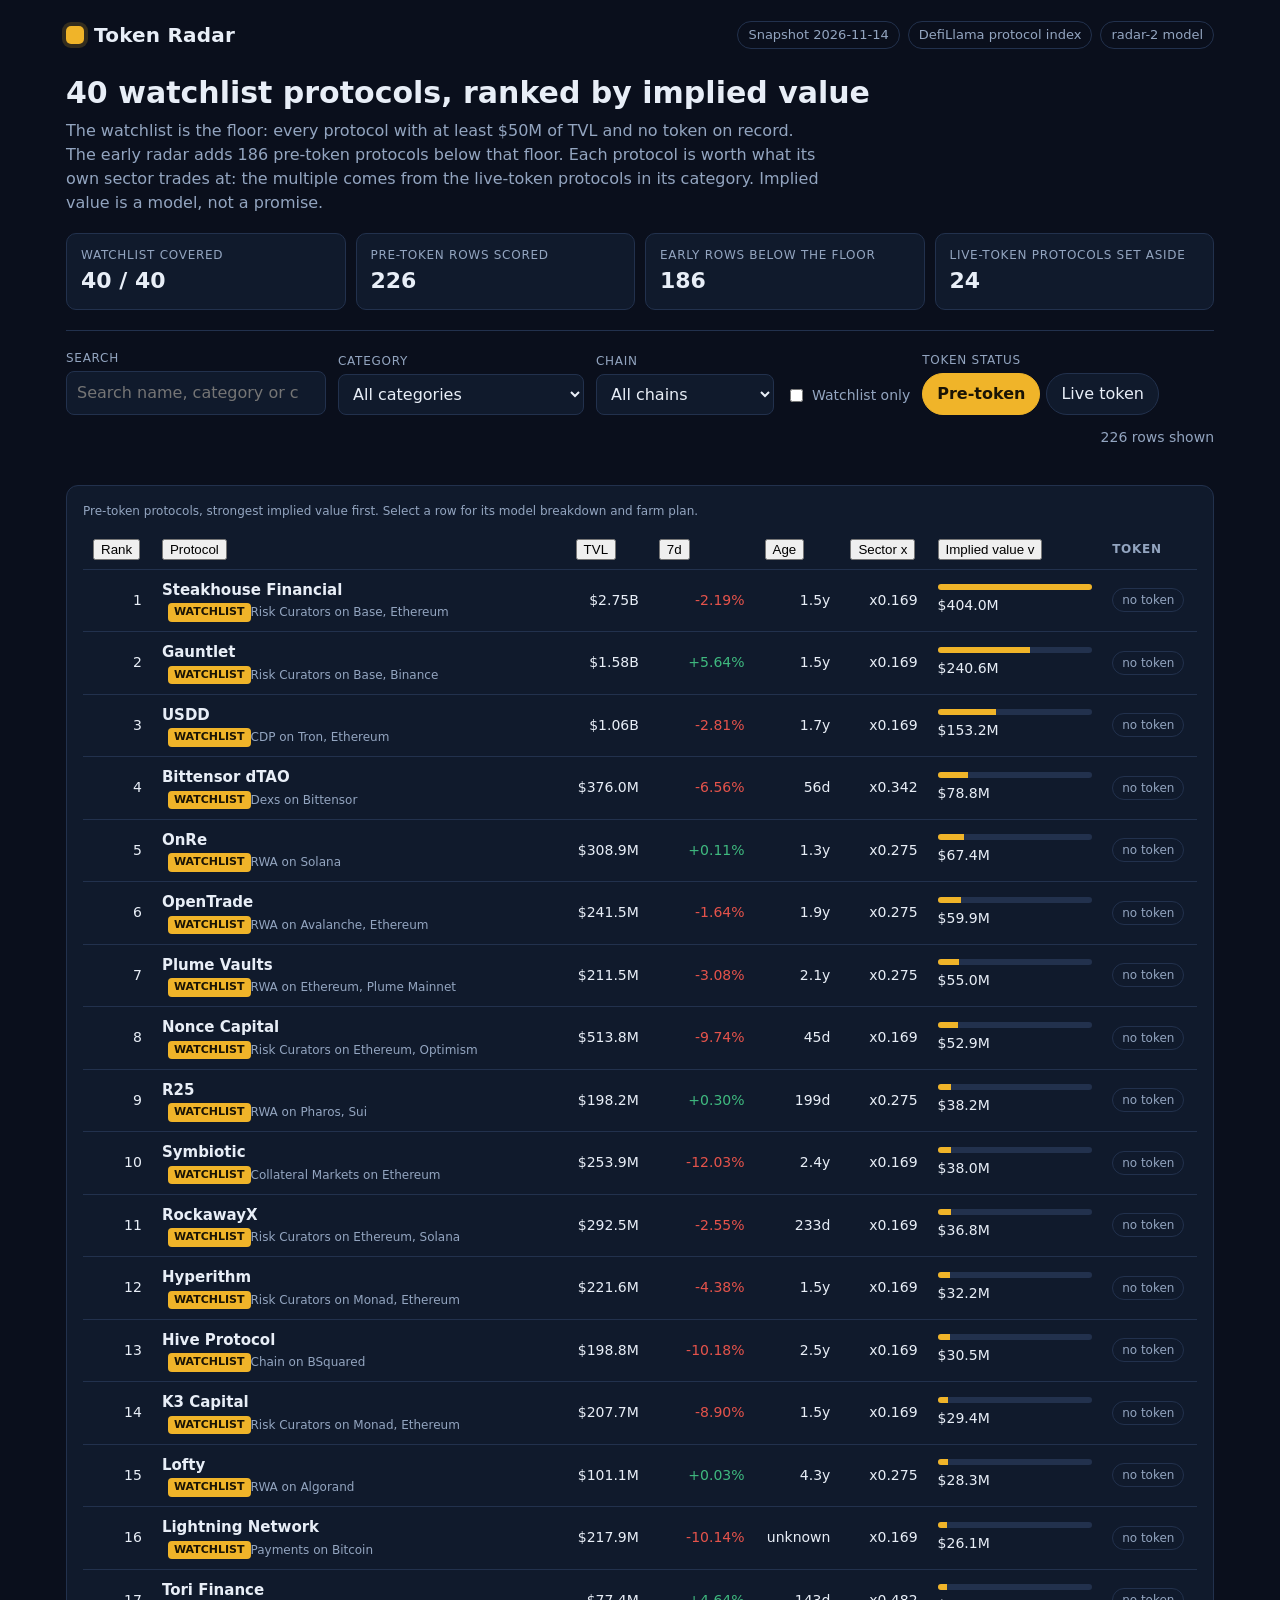
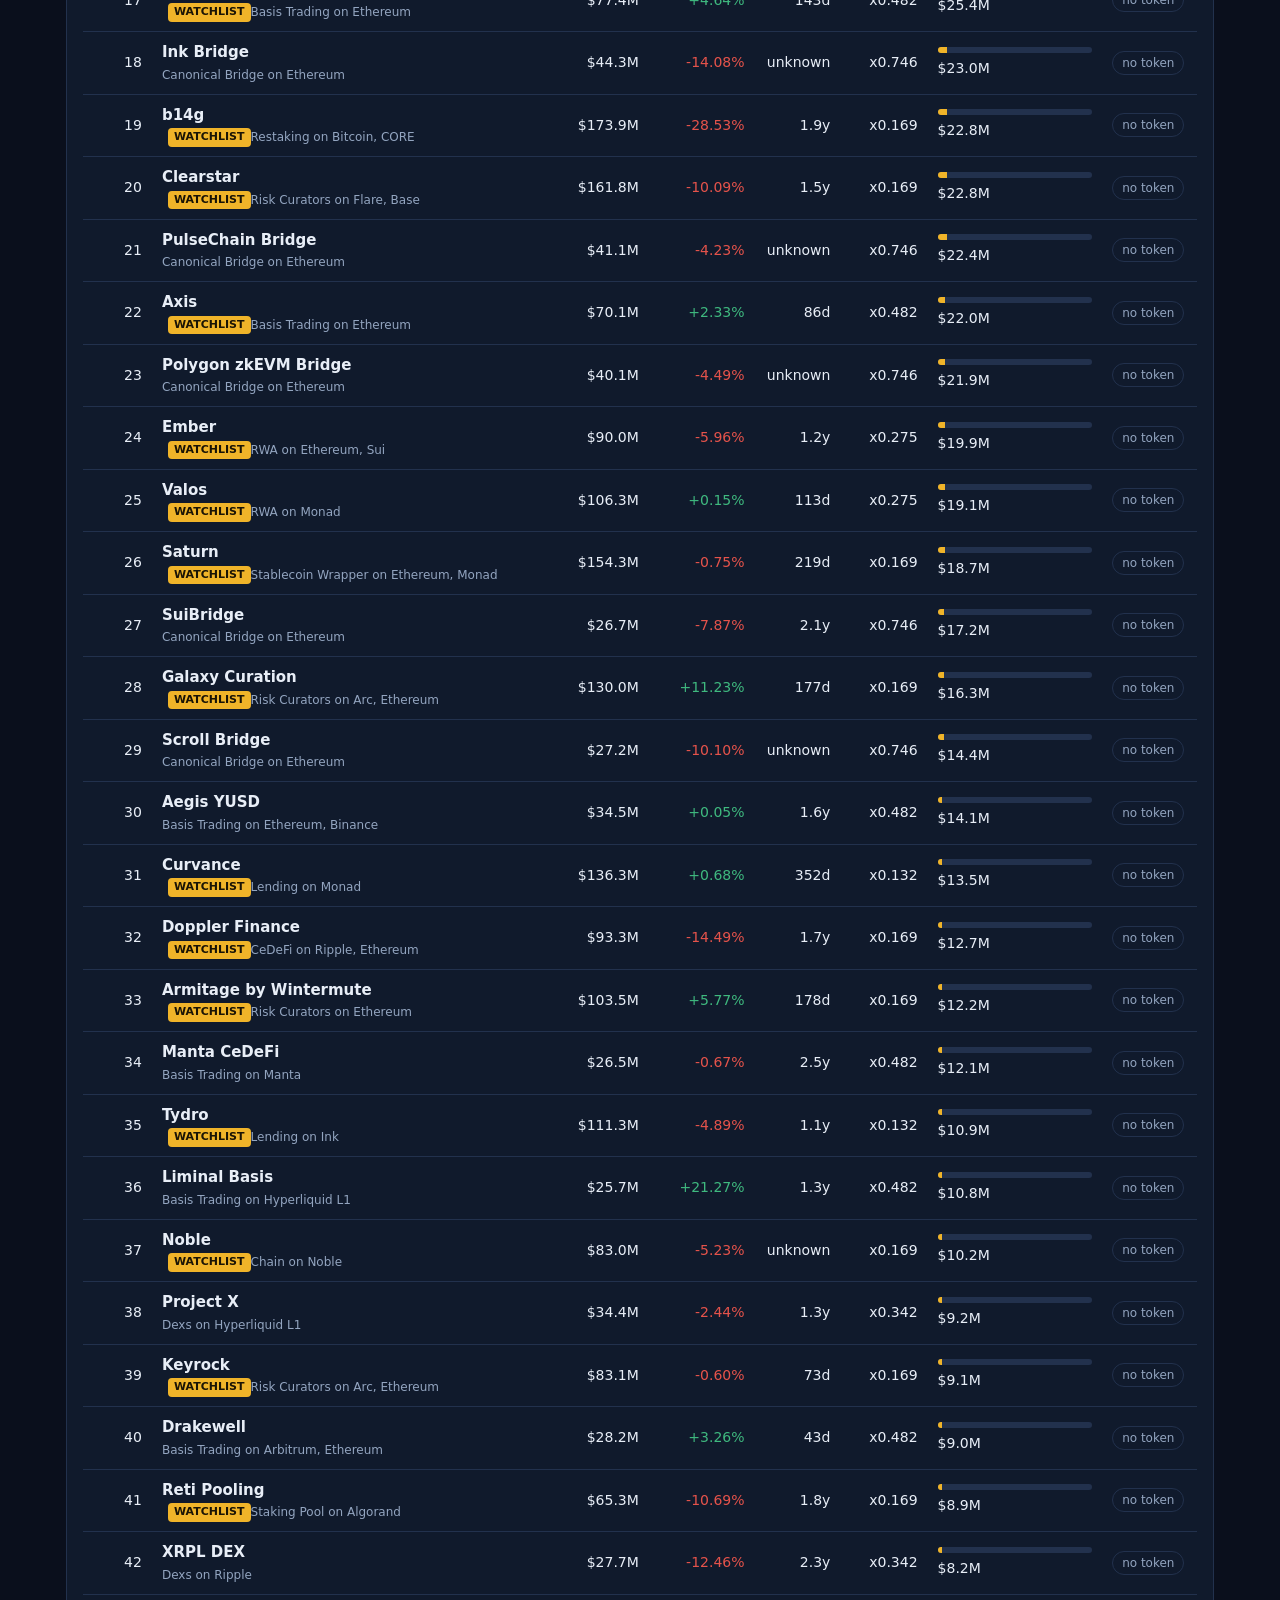
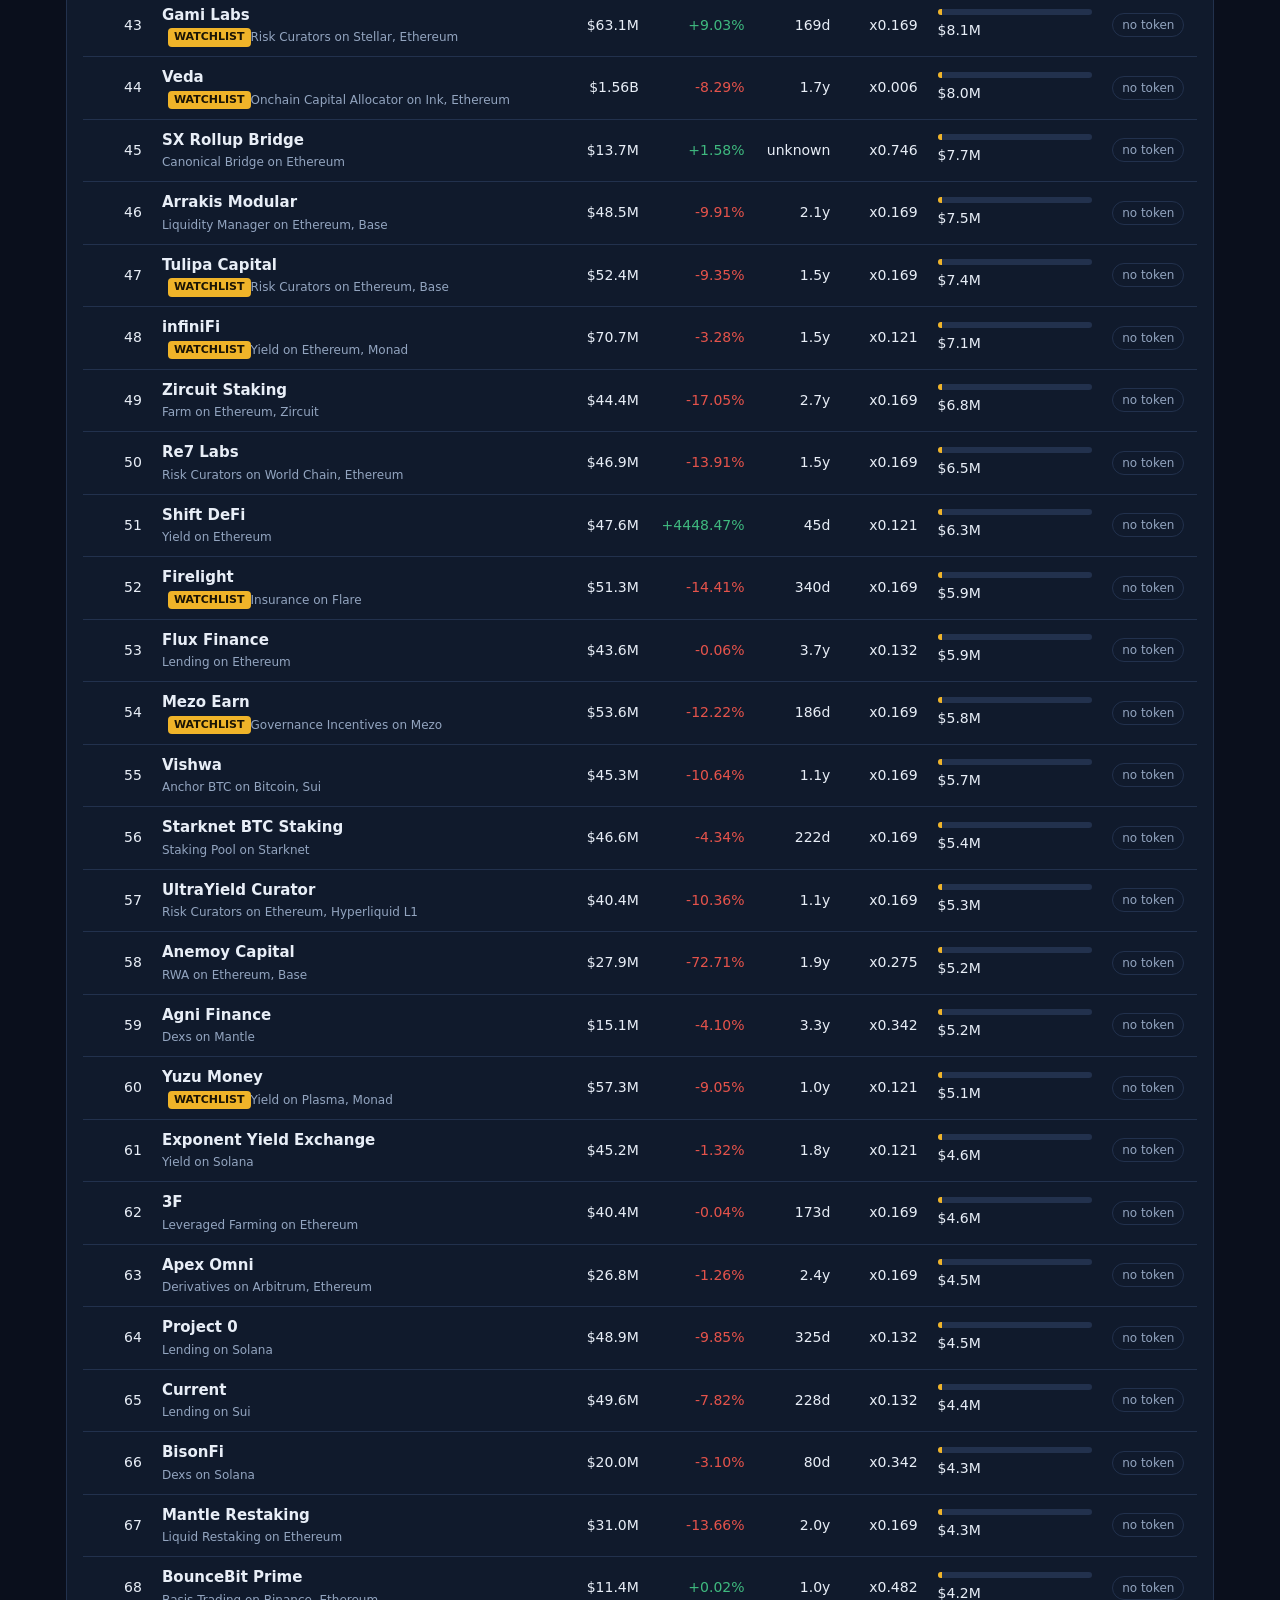
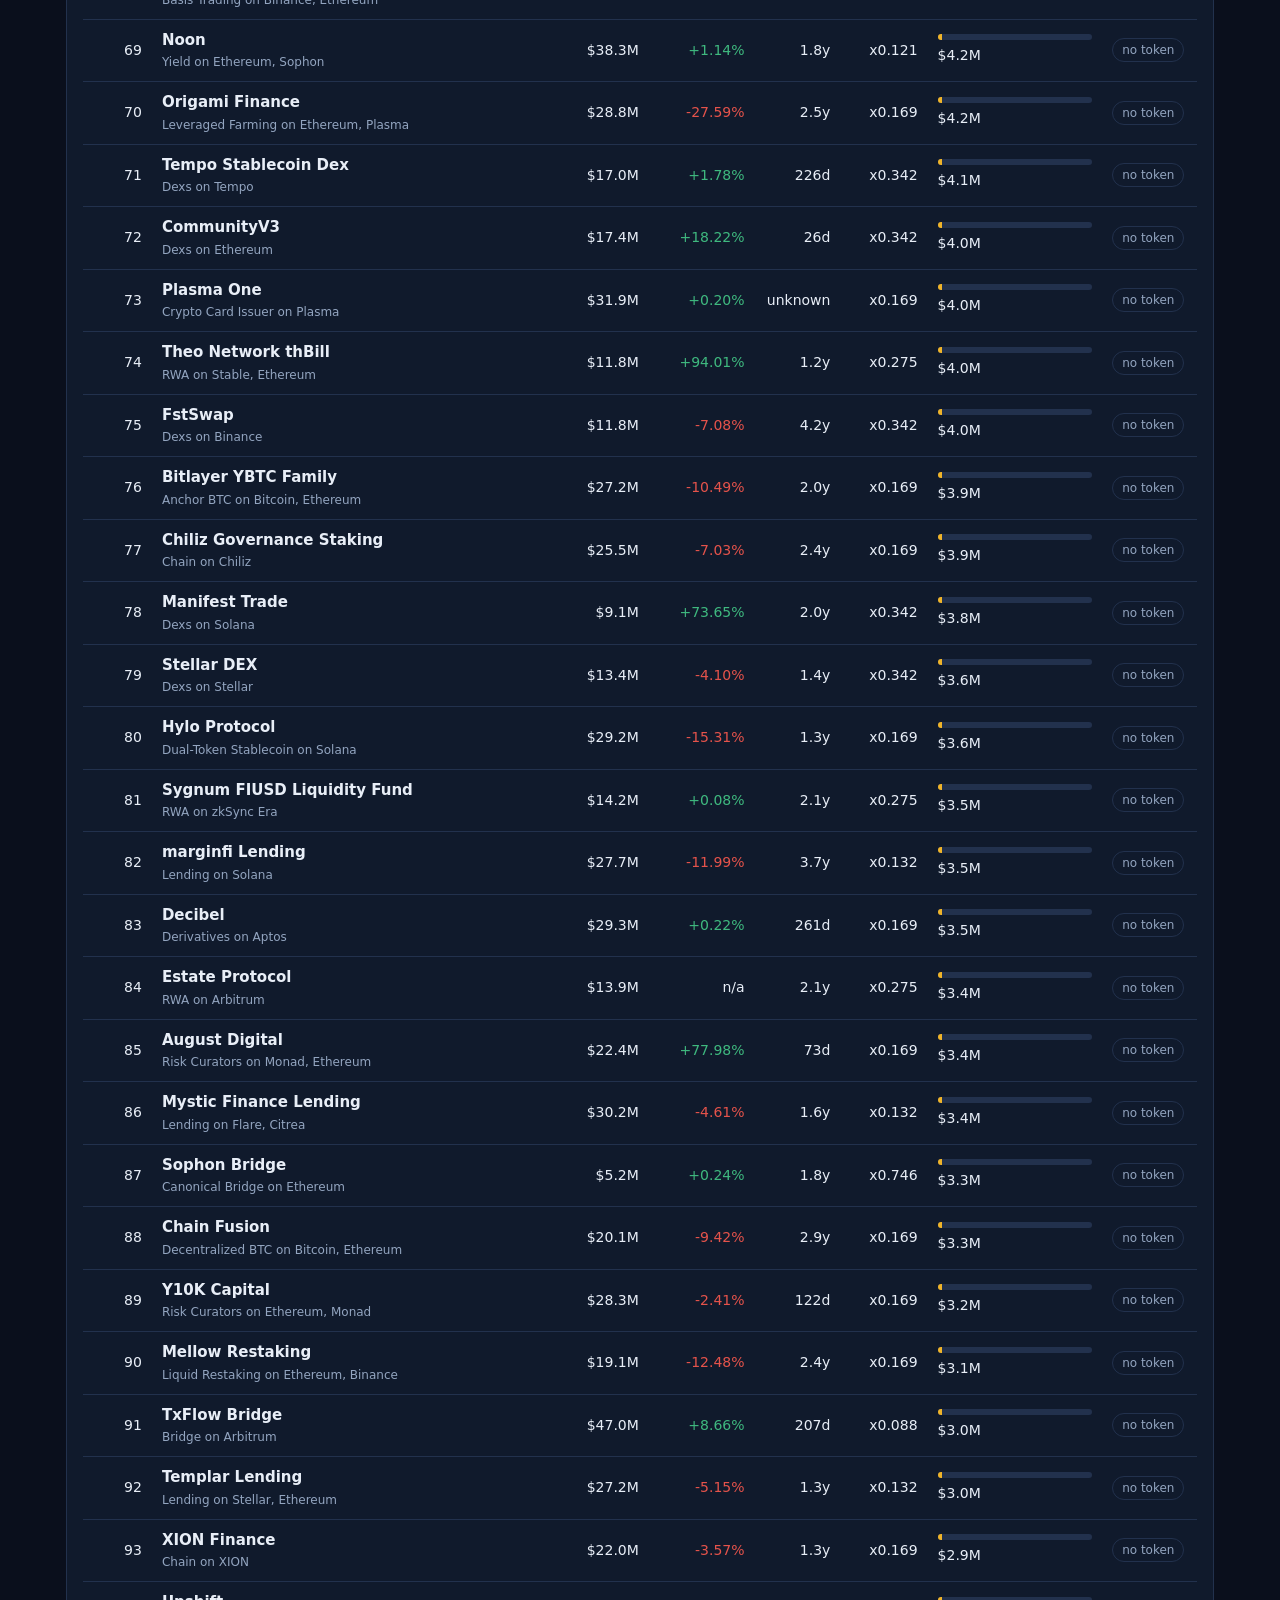
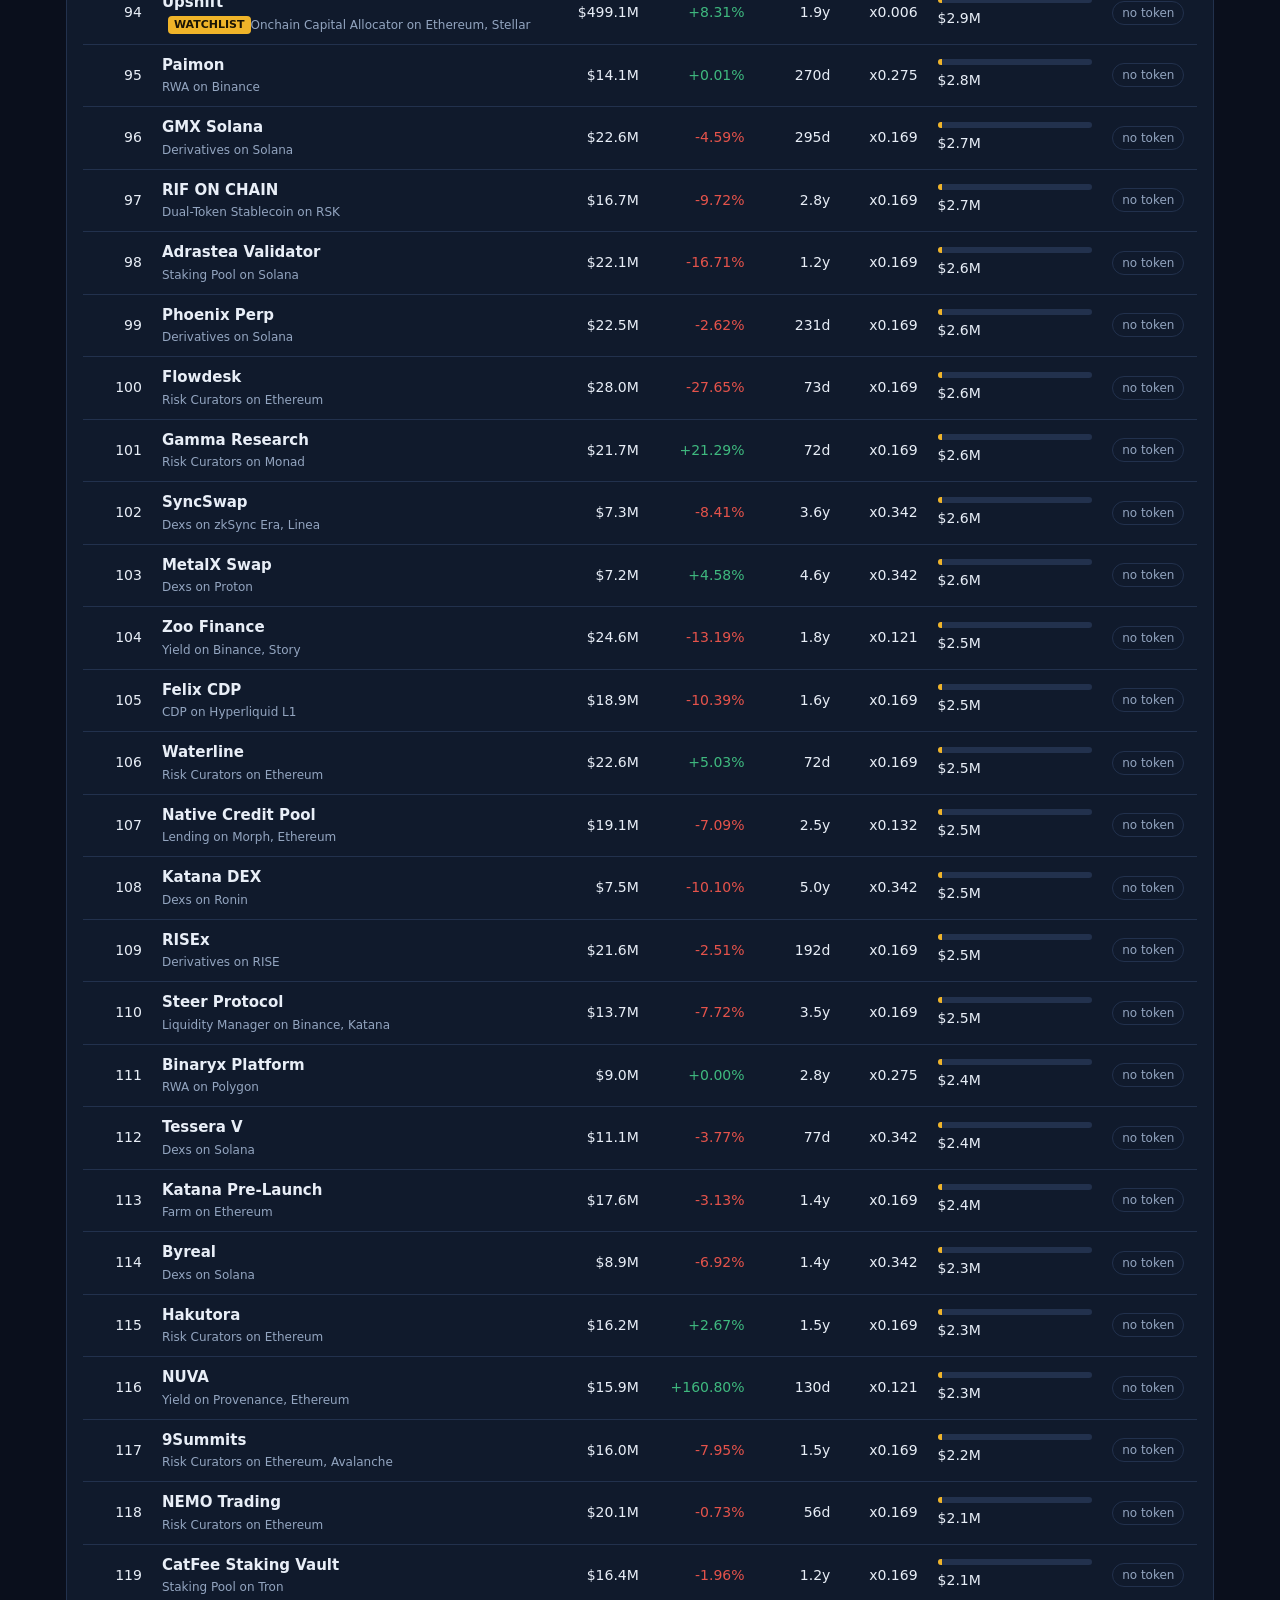
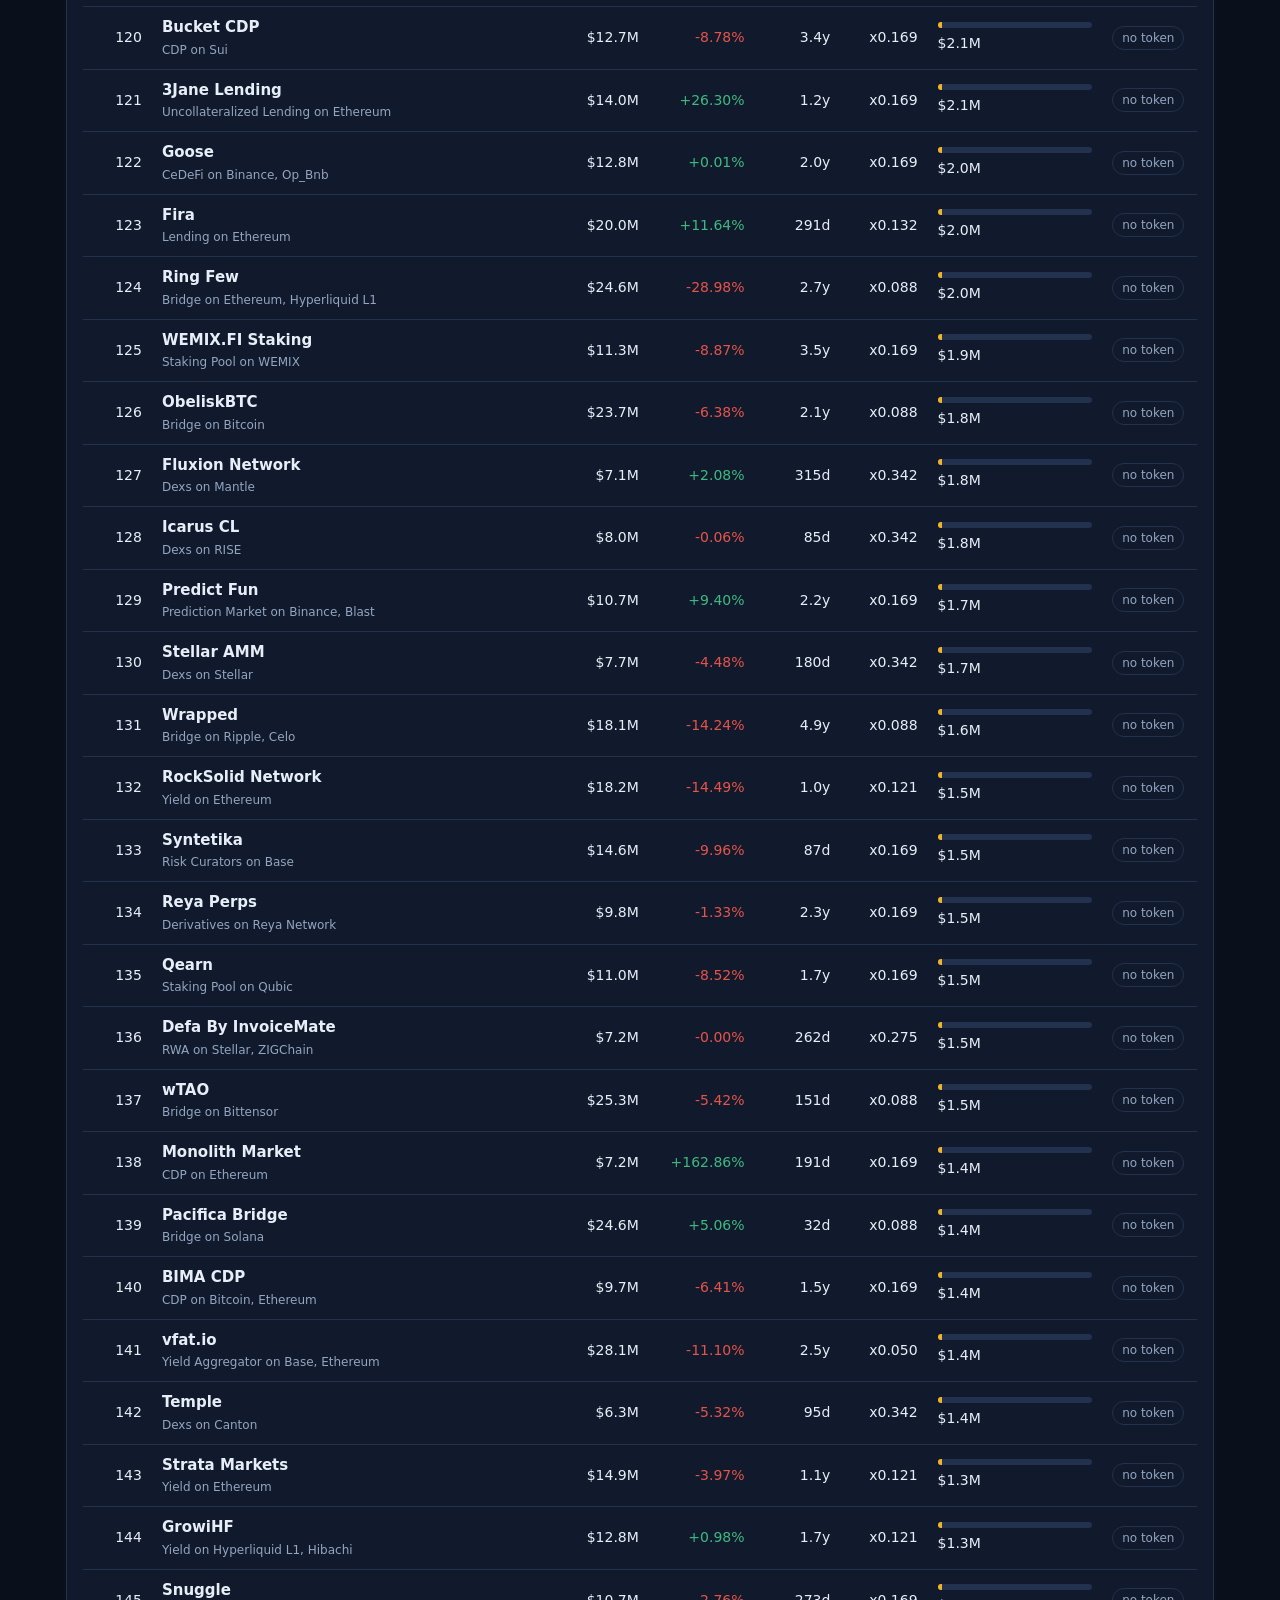
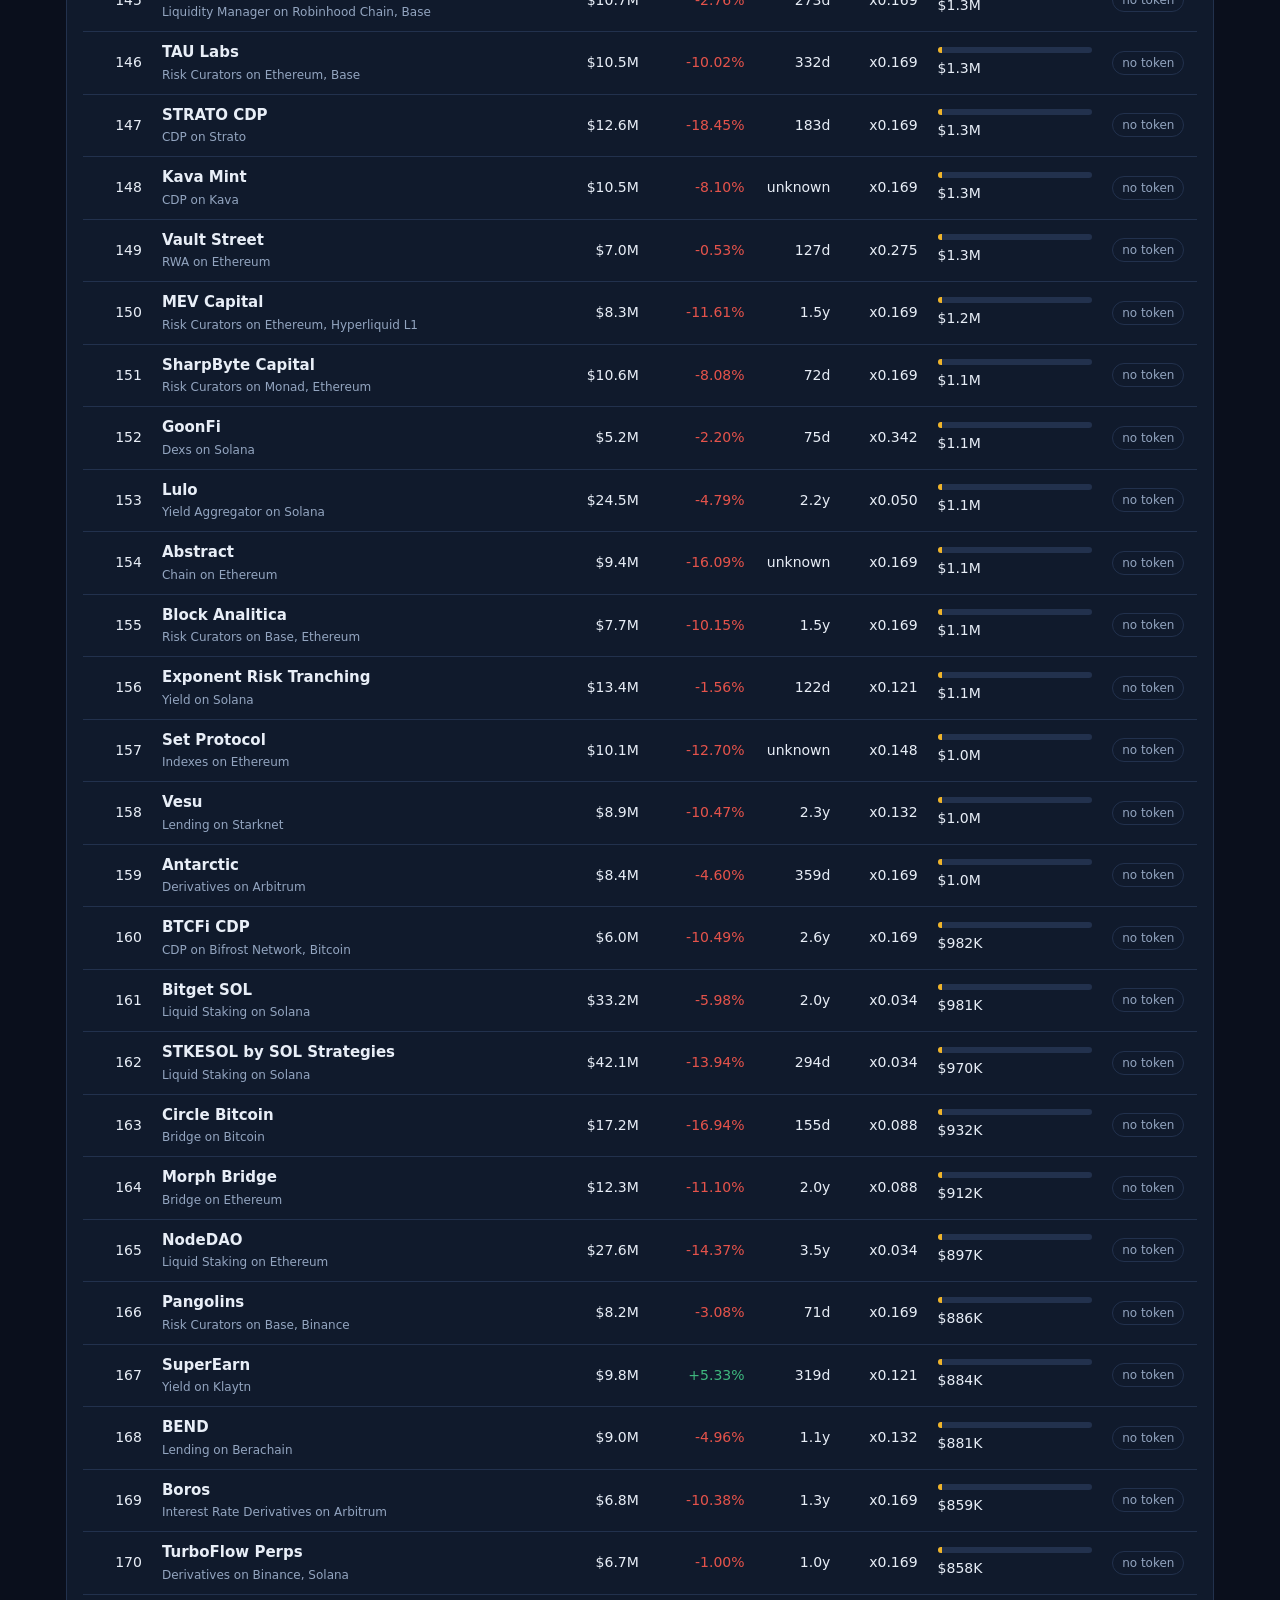
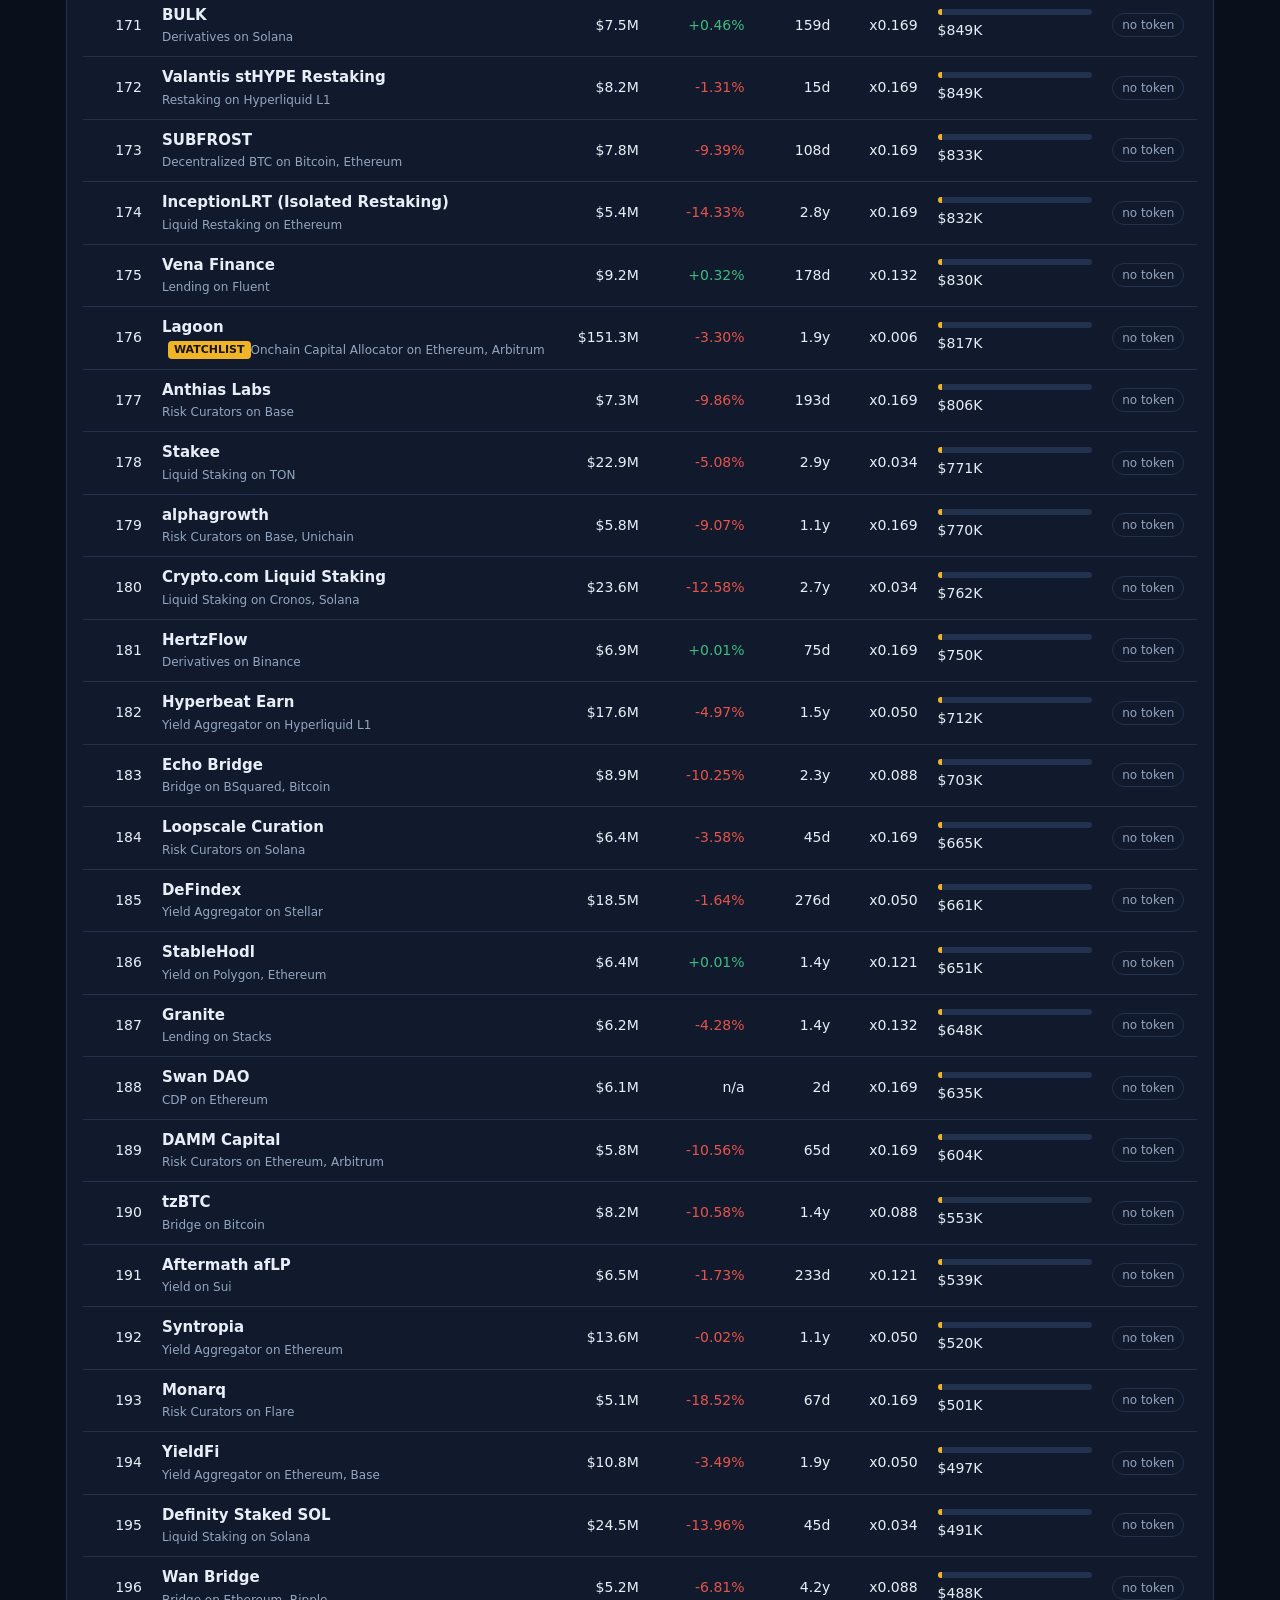
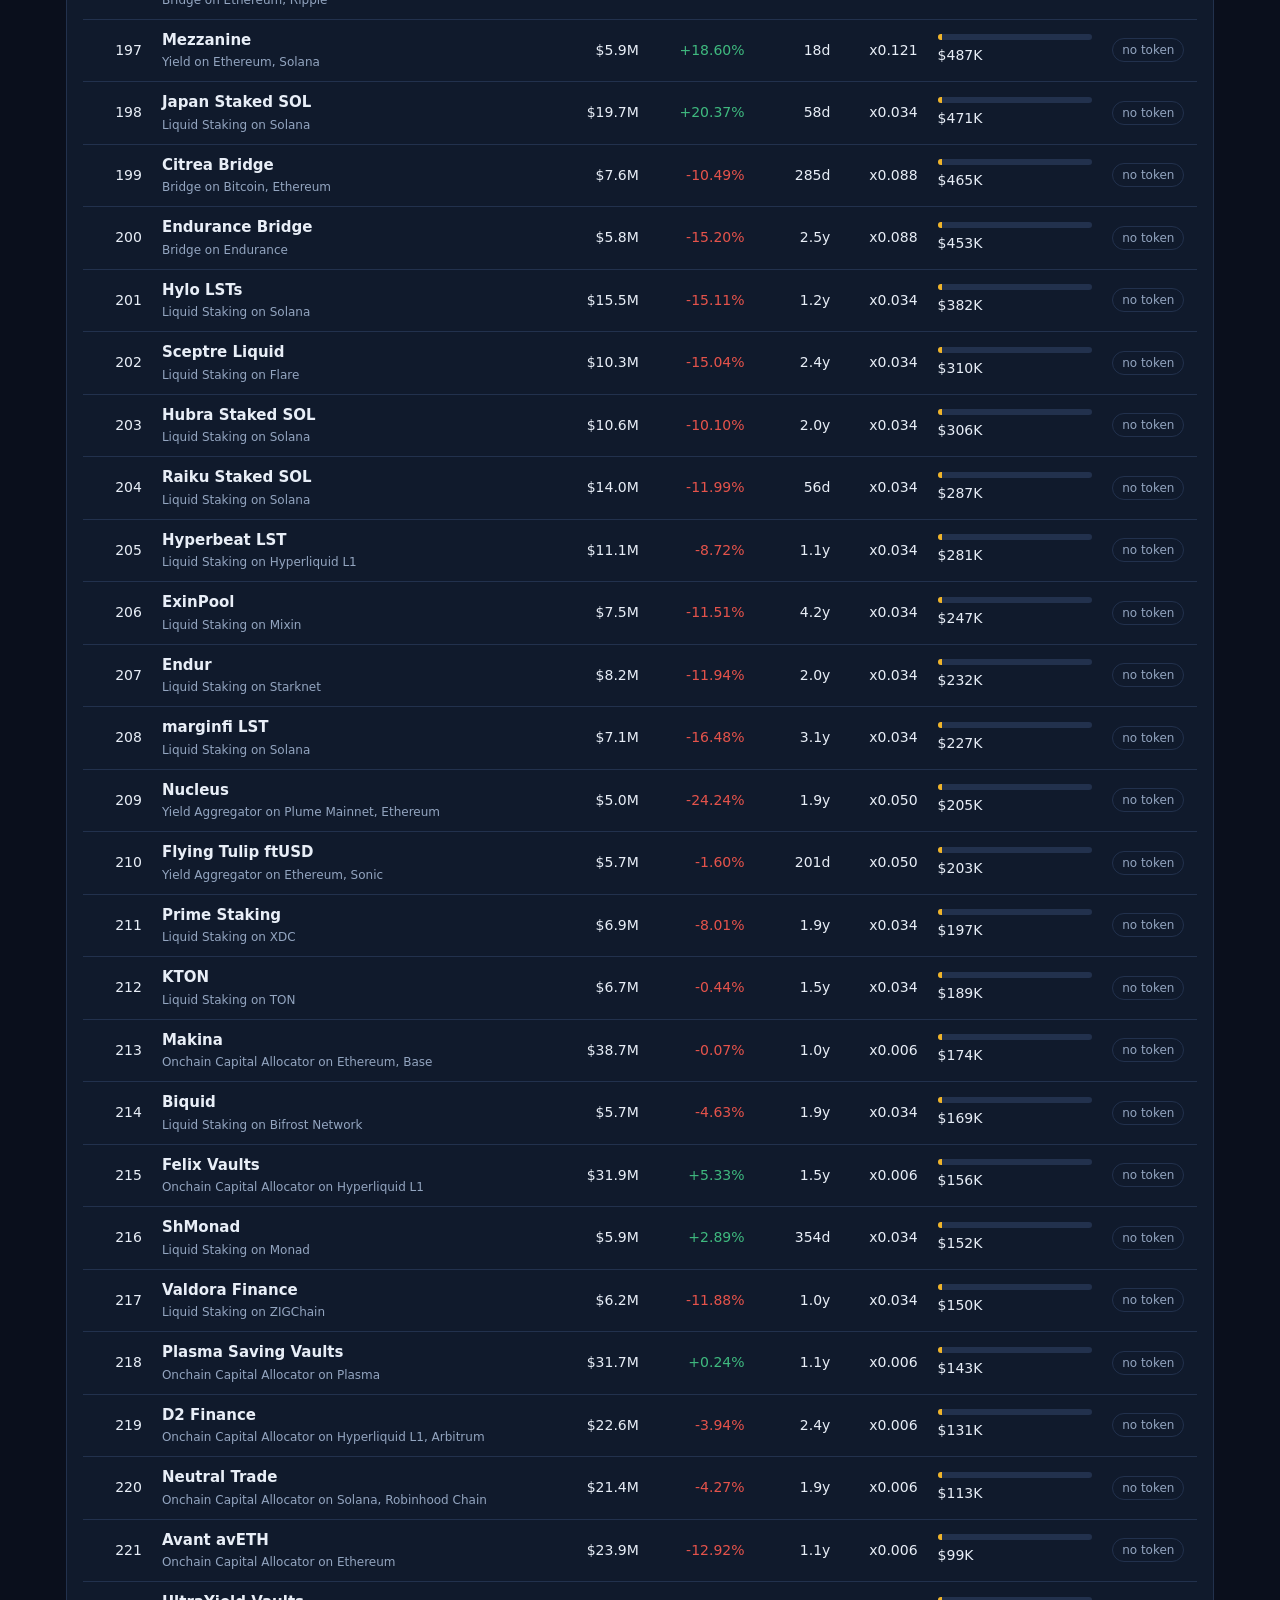
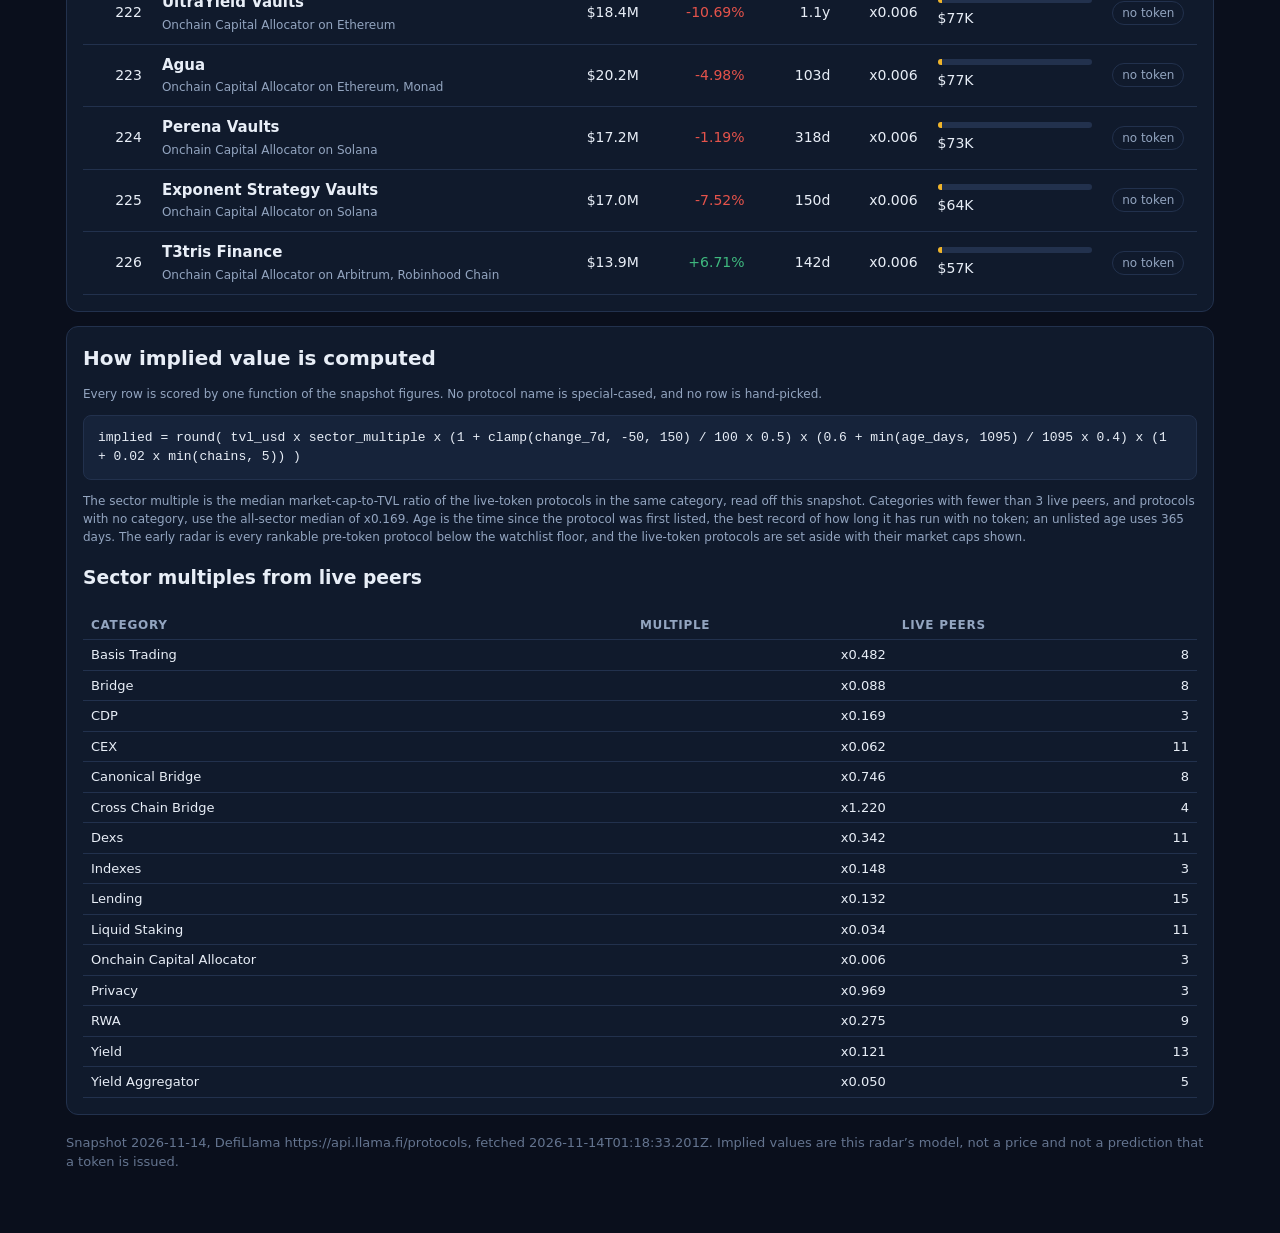
<file: shot-dashboard.html>
<!doctype html>
<html lang="en">
<head>
<meta charset="utf-8">
<meta name="viewport" content="width=device-width, initial-scale=1">
<title>Token Radar: pre-token protocols ranked by implied value</title>
<style>
/* Token Radar: a dark board, one amber accent, type that reads at a glance. */
:root {
  --bg: #0a0f1c;
  --panel: #101a2c;
  --panel-2: #16233a;
  --line: #22314d;
  --ink: #e8eef7;
  --muted: #93a5c0;
  --faint: #64748f;
  --accent: #f0b429;
  --accent-ink: #1a1405;
  --green: #3fb97f;
  --red: #e5534b;
  --blue: #5b9bd5;
}
* { box-sizing: border-box; }
html { background: var(--bg); color: var(--ink); font: 16px/1.5 system-ui, -apple-system, "Segoe UI", Roboto, sans-serif; }
body { margin: 0; }
a { color: var(--accent); }
.skip { position: absolute; left: -999px; top: 0; background: var(--accent); color: var(--accent-ink); padding: 8px 12px; border-radius: 0 0 8px 0; }
.skip:focus { left: 0; }
.noscript { max-width: 1180px; margin: 24px auto; padding: 0 16px; color: var(--muted); }
.shell { max-width: 1180px; margin: 0 auto; padding: 0 16px 48px; }
.top { display: flex; flex-wrap: wrap; gap: 12px; align-items: center; justify-content: space-between; padding: 20px 0 8px; }
.brand { display: flex; align-items: center; gap: 10px; font-size: 20px; font-weight: 800; letter-spacing: 0.01em; }
.mark { width: 18px; height: 18px; border-radius: 5px; background: var(--accent); display: inline-block; box-shadow: 0 0 0 4px rgba(240, 180, 41, 0.18); }
.top-meta { display: flex; flex-wrap: wrap; gap: 8px; color: var(--muted); font-size: 13px; }
.top-meta span { border: 1px solid var(--line); border-radius: 999px; padding: 3px 10px; }
.lede { padding: 12px 0 20px; border-bottom: 1px solid var(--line); }
.lede h1 { font-size: 30px; line-height: 1.15; margin: 6px 0 8px; }
.lede p { color: var(--muted); max-width: 760px; margin: 0; }
.facts { display: grid; grid-template-columns: repeat(4, minmax(0, 1fr)); gap: 10px; margin-top: 18px; }
.fact { background: var(--panel); border: 1px solid var(--line); border-radius: 10px; padding: 12px 14px; }
.fact span { display: block; color: var(--muted); font-size: 12px; text-transform: uppercase; letter-spacing: 0.06em; }
.fact b { font-size: 22px; }
.controls { display: flex; flex-wrap: wrap; gap: 12px; align-items: end; padding: 18px 0 14px; }
.field { display: flex; flex-direction: column; gap: 4px; }
.field label, .field .sub { color: var(--muted); font-size: 12px; text-transform: uppercase; letter-spacing: 0.06em; }
.field input, .field select { background: var(--panel); color: var(--ink); border: 1px solid var(--line); border-radius: 8px; padding: 9px 10px; font: inherit; min-width: 0; }
.field input[type="search"] { width: 260px; }
.check { display: flex; gap: 6px; align-items: center; padding-bottom: 9px; color: var(--muted); font-size: 14px; }
.tabs { display: flex; gap: 6px; }
.tabs button, .button { background: var(--panel); color: var(--ink); border: 1px solid var(--line); border-radius: 999px; padding: 8px 14px; font: inherit; cursor: pointer; }
.tabs button[aria-pressed="true"], .button.primary { background: var(--accent); border-color: var(--accent); color: var(--accent-ink); font-weight: 700; }
.count { margin-left: auto; color: var(--muted); font-size: 14px; padding-bottom: 9px; }
.panel { background: var(--panel); border: 1px solid var(--line); border-radius: 12px; padding: 16px; margin-top: 14px; }
.table-wrap { overflow-x: auto; }
table { width: 100%; border-collapse: collapse; font-size: 14px; }
caption { text-align: left; color: var(--muted); padding-bottom: 10px; }
th, td { padding: 9px 10px; text-align: left; border-bottom: 1px solid var(--line); vertical-align: middle; }
thead th { color: var(--muted); font-size: 12px; text-transform: uppercase; letter-spacing: 0.06em; }
tbody tr { cursor: pointer; }
tbody tr:hover { background: var(--panel-2); }
tbody tr[data-selected="true"] { background: rgba(240, 180, 41, 0.1); }
.num { text-align: right; font-variant-numeric: tabular-nums; white-space: nowrap; }
.pos { color: var(--green); }
.neg { color: var(--red); }
.name b { display: block; font-size: 15px; }
.sub { color: var(--muted); font-size: 12px; }
.badge { display: inline-block; background: var(--accent); color: var(--accent-ink); font-size: 11px; font-weight: 700; border-radius: 4px; padding: 1px 6px; margin-left: 6px; vertical-align: 1px; }
.implied { min-width: 150px; }
.bar { height: 6px; background: var(--line); border-radius: 3px; overflow: hidden; margin-bottom: 5px; }
.bar i { display: block; height: 100%; background: var(--accent); }
.status { display: inline-block; border: 1px solid var(--line); border-radius: 999px; padding: 2px 9px; font-size: 12px; color: var(--muted); white-space: nowrap; }
.status.live { color: var(--blue); border-color: var(--blue); }
.empty { text-align: center; padding: 32px 16px; }
.empty h2 { margin: 0 0 6px; }
.empty p { color: var(--muted); margin: 0 0 14px; }
.model h2, .detail h2 { margin: 0 0 6px; font-size: 20px; }
.model .formula { background: var(--panel-2); border: 1px solid var(--line); border-radius: 8px; padding: 12px 14px; font-family: ui-monospace, SFMono-Regular, Menlo, monospace; font-size: 13px; overflow-x: auto; margin: 12px 0; }
.peers { width: 100%; font-size: 13px; }
.peers td, .peers th { padding: 5px 8px; }
.detail { background: var(--panel); color: var(--ink); border: 1px solid var(--line); border-radius: 14px; padding: 0; max-width: 720px; width: calc(100vw - 32px); max-height: calc(100vh - 48px); overflow: auto; }
.detail::backdrop { background: rgba(2, 6, 16, 0.7); }
.detail-head { display: flex; justify-content: space-between; gap: 12px; padding: 18px 20px 0; }
.detail-head .brand-name { color: var(--accent); font-size: 13px; font-weight: 700; text-transform: uppercase; letter-spacing: 0.06em; }
.detail-head h2 { margin: 4px 0; }
.close { background: var(--panel-2); color: var(--ink); border: 1px solid var(--line); border-radius: 8px; padding: 8px 12px; font: inherit; cursor: pointer; height: fit-content; }
.detail-section { padding: 14px 20px 20px; border-top: 1px solid var(--line); margin-top: 14px; }
.detail-section h3 { margin: 0 0 10px; font-size: 15px; }
.equation { display: grid; grid-template-columns: repeat(2, minmax(0, 1fr)); gap: 8px 20px; }
.equation div { display: flex; justify-content: space-between; gap: 10px; border-bottom: 1px dashed var(--line); padding: 6px 0; }
.equation span { color: var(--muted); }
.steps { margin: 0; padding-left: 22px; }
.steps li { margin-bottom: 12px; }
.steps b { display: block; font-weight: 600; }
.cost { color: var(--muted); font-size: 13px; }
.foot { color: var(--faint); font-size: 13px; margin-top: 18px; }
@media (max-width: 760px) {
  .facts { grid-template-columns: repeat(2, minmax(0, 1fr)); }
  .lede h1 { font-size: 24px; }
  .field input[type="search"] { width: 100%; }
  .equation { grid-template-columns: 1fr; }
}

</style>
</head>
<body>
<a class="skip" href="#board">Skip to the board</a>
<main id="board" tabindex="-1" aria-busy="true"></main>
<noscript><p class="noscript">Token Radar needs JavaScript: the board, its filters and every farm plan are rendered from the snapshot data on this page.</p></noscript>
<script>
window.RADAR={"as_of":"2026-11-14","source":"DefiLlama https://api.llama.fi/protocols, fetched 2026-11-14T01:18:33.201Z","floor_usd":50000000,"model":{"growth_weight":0.5,"growth_floor":-50,"growth_cap":150,"maturity_floor":0.6,"maturity_range":0.4,"maturity_days":1095,"unknown_age_days":365,"chain_bonus":0.02,"chain_cap":5,"peer_minimum":3},"model_version":"radar-2","watchlist_size":40,"board_size":226,"early_size":186,"live_size":24,"peer_multiples":[{"category":"Basis Trading","multiple":0.4822266757793693,"peers":8},{"category":"Bridge","multiple":0.08839894442244414,"peers":8},{"category":"CDP","multiple":0.16870131101842134,"peers":3},{"category":"CEX","multiple":0.06198672087800951,"peers":11},{"category":"Canonical Bridge","multiple":0.7463925400668032,"peers":8},{"category":"Cross Chain Bridge","multiple":1.2204617199899799,"peers":4},{"category":"Dexs","multiple":0.3424347567468315,"peers":11},{"category":"Indexes","multiple":0.14767790358555363,"peers":3},{"category":"Lending","multiple":0.13239465563049407,"peers":15},{"category":"Liquid Staking","multiple":0.034338503879553076,"peers":11},{"category":"Onchain Capital Allocator","multiple":0.005859493906138259,"peers":3},{"category":"Privacy","multiple":0.9691292886670639,"peers":3},{"category":"RWA","multiple":0.27478004488804697,"peers":9},{"category":"Yield","multiple":0.1205959773827865,"peers":13},{"category":"Yield Aggregator","multiple":0.05038910551254322,"peers":5}],"global_multiple":0.1689,"rows":[{"rank":1,"slug":"steakhouse-financial","name":"Steakhouse Financial","category":"Risk Curators","chains":["Base","Ethereum","Robinhood Chain","Arbitrum","Solana","Monad","Arc","Katana","Polygon","Unichain","Corn"],"tvl_usd":2753981495,"change_7d":-2.1935,"mcap_usd":null,"listed_at":"2025-05-20","age_days":543,"implied_value_usd":403989561,"category_multiple":0.1689,"growth_multiplier":0.989,"maturity_multiplier":0.7984,"chain_multiplier":1.1,"watchlist":true,"farm_steps":["Use a fresh wallet that holds only the funds you plan to farm, and keep its seed phrase offline. Cost: under $3 of gas for the first transaction. Time: 5 minutes.","Deposit $150 into a Steakhouse Financial vault on Base and keep the shares. Cost: $150 of capital and about $8 of gas. Time: 15 minutes to set up.","Move $30 between two of Steakhouse Financial's vaults once, so more than one vault records the wallet. Cost: about $6 of gas. Time: 15 minutes.","Rebalance a small share between Steakhouse Financial's vaults once a week. Cost: about $2 of gas a week. Time: 10 minutes a week.","Hold the position for at least 30 days so the activity is counted in more than one snapshot. Cost: the $150 stays in the position. Time: 30 days.","Before you withdraw, open the protocol's own points or rewards page and claim only from the link it publishes. Cost: no fee to check, and never pay to claim. Time: 10 minutes.","Write the wallet, the dates and every transaction in a farm log so you can repeat the position or unwind it. Cost: nothing but the log. Time: 5 minutes."]},{"rank":2,"slug":"gauntlet","name":"Gauntlet","category":"Risk Curators","chains":["Base","Binance","Ethereum","Arbitrum","Stable","Morph","Solana","Hyperliquid L1","Polygon","Optimism","Unichain","Katana","Arc","Tempo"],"tvl_usd":1577685462,"change_7d":5.645,"mcap_usd":null,"listed_at":"2025-05-20","age_days":543,"implied_value_usd":240606383,"category_multiple":0.1689,"growth_multiplier":1.0282,"maturity_multiplier":0.7984,"chain_multiplier":1.1,"watchlist":true,"farm_steps":["Use a fresh wallet that holds only the funds you plan to farm, and keep its seed phrase offline. Cost: under $3 of gas for the first transaction. Time: 5 minutes.","Deposit $150 into a Gauntlet vault on Base and keep the shares. Cost: $150 of capital and about $8 of gas. Time: 15 minutes to set up.","Move $30 between two of Gauntlet's vaults once, so more than one vault records the wallet. Cost: about $6 of gas. Time: 15 minutes.","Rebalance a small share between Gauntlet's vaults once a week. Cost: about $2 of gas a week. Time: 10 minutes a week.","Hold the position for at least 30 days so the activity is counted in more than one snapshot. Cost: the $150 stays in the position. Time: 30 days.","Before you withdraw, open the protocol's own points or rewards page and claim only from the link it publishes. Cost: no fee to check, and never pay to claim. Time: 10 minutes.","Write the wallet, the dates and every transaction in a farm log so you can repeat the position or unwind it. Cost: nothing but the log. Time: 5 minutes."]},{"rank":3,"slug":"usdd","name":"USDD","category":"CDP","chains":["Tron","Ethereum","Binance"],"tvl_usd":1055793606,"change_7d":-2.8062,"mcap_usd":null,"listed_at":"2025-03-13","age_days":611,"implied_value_usd":153239260,"category_multiple":0.1687,"growth_multiplier":0.986,"maturity_multiplier":0.8232,"chain_multiplier":1.06,"watchlist":true,"farm_steps":["Use a fresh wallet that holds only the funds you plan to farm, and keep its seed phrase offline. Cost: under $3 of gas for the first transaction. Time: 5 minutes.","Supply $150 of USDC to USDD on Tron and keep the position open. Cost: $150 of capital and about $8 of gas. Time: 15 minutes to set up.","Borrow $30 against the supplied collateral, then repay it the same week, so the position shows both sides of the market. Cost: about $6 of gas. Time: 15 minutes.","Make one qualifying action each week on USDD: a deposit, a borrow, a repayment or a vote. Cost: about $2 of gas a week. Time: 10 minutes a week.","Hold the position for at least 30 days so the activity is counted in more than one snapshot. Cost: the $150 stays in the position. Time: 30 days.","Before you withdraw, open the protocol's own points or rewards page and claim only from the link it publishes. Cost: no fee to check, and never pay to claim. Time: 10 minutes.","Write the wallet, the dates and every transaction in a farm log so you can repeat the position or unwind it. Cost: nothing but the log. Time: 5 minutes."]},{"rank":4,"slug":"bittensor-dtao","name":"Bittensor dTAO","category":"Dexs","chains":["Bittensor"],"tvl_usd":376026255,"change_7d":-6.5592,"mcap_usd":null,"listed_at":"2026-09-19","age_days":56,"implied_value_usd":78818050,"category_multiple":0.3424,"growth_multiplier":0.9672,"maturity_multiplier":0.6205,"chain_multiplier":1.02,"watchlist":true,"farm_steps":["Use a fresh wallet that holds only the funds you plan to farm, and keep its seed phrase offline. Cost: under $3 of gas for the first transaction. Time: 5 minutes.","Provide $100 of liquidity to Bittensor dTAO's main pool on Bittensor and keep the position open. Cost: $100 of capital and about $4 of gas. Time: 15 minutes to set up.","Route one swap of about $10 through the pool each week, on top of the liquidity position. Cost: about $4 of gas. Time: 15 minutes.","Swap a small amount through Bittensor dTAO's pool each week, so the wallet's activity is regular. Cost: about $2 of gas a week. Time: 10 minutes a week.","Hold the position for at least 60 days so the activity is counted in more than one snapshot. Cost: the $100 stays in the position. Time: 60 days.","Before you withdraw, open the protocol's own points or rewards page and claim only from the link it publishes. Cost: no fee to check, and never pay to claim. Time: 10 minutes.","Write the wallet, the dates and every transaction in a farm log so you can repeat the position or unwind it. Cost: nothing but the log. Time: 5 minutes."]},{"rank":5,"slug":"onre","name":"OnRe","category":"RWA","chains":["Solana"],"tvl_usd":308882355,"change_7d":0.1082,"mcap_usd":null,"listed_at":"2025-07-14","age_days":488,"implied_value_usd":67412551,"category_multiple":0.2748,"growth_multiplier":1.0005,"maturity_multiplier":0.7783,"chain_multiplier":1.02,"watchlist":true,"farm_steps":["Use a fresh wallet that holds only the funds you plan to farm, and keep its seed phrase offline. Cost: under $3 of gas for the first transaction. Time: 5 minutes.","Mint $100 of the protocol's yield asset on Solana and hold it. Cost: $100 of capital and about $4 of gas. Time: 15 minutes to set up.","Check the yield accrual on the receipt each week and hold it through at least one payout. Cost: about $4 of gas. Time: 15 minutes.","Check the yield accrual on OnRe once a week and hold the receipt through a payout. Cost: about $2 of gas a week. Time: 10 minutes a week.","Hold the position for at least 30 days so the activity is counted in more than one snapshot. Cost: the $100 stays in the position. Time: 30 days.","Before you withdraw, open the protocol's own points or rewards page and claim only from the link it publishes. Cost: no fee to check, and never pay to claim. Time: 10 minutes.","Write the wallet, the dates and every transaction in a farm log so you can repeat the position or unwind it. Cost: nothing but the log. Time: 5 minutes."]},{"rank":6,"slug":"opentrade","name":"OpenTrade","category":"RWA","chains":["Avalanche","Ethereum","Plume Mainnet"],"tvl_usd":241501527,"change_7d":-1.642,"mcap_usd":null,"listed_at":"2024-12-06","age_days":708,"implied_value_usd":59901375,"category_multiple":0.2748,"growth_multiplier":0.9918,"maturity_multiplier":0.8586,"chain_multiplier":1.06,"watchlist":true,"farm_steps":["Use a fresh wallet that holds only the funds you plan to farm, and keep its seed phrase offline. Cost: under $3 of gas for the first transaction. Time: 5 minutes.","Mint $100 of the protocol's yield asset on Avalanche and hold it. Cost: $100 of capital and about $4 of gas. Time: 15 minutes to set up.","Check the yield accrual on the receipt each week and hold it through at least one payout. Cost: about $4 of gas. Time: 15 minutes.","Check the yield accrual on OpenTrade once a week and hold the receipt through a payout. Cost: about $2 of gas a week. Time: 10 minutes a week.","Hold the position for at least 30 days so the activity is counted in more than one snapshot. Cost: the $100 stays in the position. Time: 30 days.","Before you withdraw, open the protocol's own points or rewards page and claim only from the link it publishes. Cost: no fee to check, and never pay to claim. Time: 10 minutes.","Write the wallet, the dates and every transaction in a farm log so you can repeat the position or unwind it. Cost: nothing but the log. Time: 5 minutes."]},{"rank":7,"slug":"plume-vaults","name":"Plume Vaults","category":"RWA","chains":["Ethereum","Plume Mainnet","Solana","Binance","Avalanche"],"tvl_usd":211537977,"change_7d":-3.081,"mcap_usd":null,"listed_at":"2024-10-26","age_days":749,"implied_value_usd":54997140,"category_multiple":0.2748,"growth_multiplier":0.9846,"maturity_multiplier":0.8736,"chain_multiplier":1.1,"watchlist":true,"farm_steps":["Use a fresh wallet that holds only the funds you plan to farm, and keep its seed phrase offline. Cost: under $3 of gas for the first transaction. Time: 5 minutes.","Mint $100 of the protocol's yield asset on Ethereum and hold it. Cost: $100 of capital and about $4 of gas. Time: 15 minutes to set up.","Check the yield accrual on the receipt each week and hold it through at least one payout. Cost: about $4 of gas. Time: 15 minutes.","Check the yield accrual on Plume Vaults once a week and hold the receipt through a payout. Cost: about $2 of gas a week. Time: 10 minutes a week.","Hold the position for at least 30 days so the activity is counted in more than one snapshot. Cost: the $100 stays in the position. Time: 30 days.","Before you withdraw, open the protocol's own points or rewards page and claim only from the link it publishes. Cost: no fee to check, and never pay to claim. Time: 10 minutes.","Write the wallet, the dates and every transaction in a farm log so you can repeat the position or unwind it. Cost: nothing but the log. Time: 5 minutes."]},{"rank":8,"slug":"nonce-capital","name":"Nonce Capital","category":"Risk Curators","chains":["Ethereum","Optimism"],"tvl_usd":513783671,"change_7d":-9.7377,"mcap_usd":null,"listed_at":"2026-09-30","age_days":45,"implied_value_usd":52921876,"category_multiple":0.1689,"growth_multiplier":0.9513,"maturity_multiplier":0.6164,"chain_multiplier":1.04,"watchlist":true,"farm_steps":["Use a fresh wallet that holds only the funds you plan to farm, and keep its seed phrase offline. Cost: under $3 of gas for the first transaction. Time: 5 minutes.","Deposit $100 into a Nonce Capital vault on Ethereum and keep the shares. Cost: $100 of capital and about $4 of gas. Time: 15 minutes to set up.","Move $20 between two of Nonce Capital's vaults once, so more than one vault records the wallet. Cost: about $4 of gas. Time: 15 minutes.","Rebalance a small share between Nonce Capital's vaults once a week. Cost: about $2 of gas a week. Time: 10 minutes a week.","Hold the position for at least 60 days so the activity is counted in more than one snapshot. Cost: the $100 stays in the position. Time: 60 days.","Before you withdraw, open the protocol's own points or rewards page and claim only from the link it publishes. Cost: no fee to check, and never pay to claim. Time: 10 minutes.","Write the wallet, the dates and every transaction in a farm log so you can repeat the position or unwind it. Cost: nothing but the log. Time: 5 minutes."]},{"rank":9,"slug":"r25","name":"R25","category":"RWA","chains":["Pharos","Sui"],"tvl_usd":198206607,"change_7d":0.2987,"mcap_usd":null,"listed_at":"2026-04-29","age_days":199,"implied_value_usd":38159475,"category_multiple":0.2748,"growth_multiplier":1.0015,"maturity_multiplier":0.6727,"chain_multiplier":1.04,"watchlist":true,"farm_steps":["Use a fresh wallet that holds only the funds you plan to farm, and keep its seed phrase offline. Cost: under $3 of gas for the first transaction. Time: 5 minutes.","Mint $100 of the protocol's yield asset on Pharos and hold it. Cost: $100 of capital and about $4 of gas. Time: 15 minutes to set up.","Check the yield accrual on the receipt each week and hold it through at least one payout. Cost: about $4 of gas. Time: 15 minutes.","Check the yield accrual on R25 once a week and hold the receipt through a payout. Cost: about $2 of gas a week. Time: 10 minutes a week.","Hold the position for at least 45 days so the activity is counted in more than one snapshot. Cost: the $100 stays in the position. Time: 45 days.","Before you withdraw, open the protocol's own points or rewards page and claim only from the link it publishes. Cost: no fee to check, and never pay to claim. Time: 10 minutes.","Write the wallet, the dates and every transaction in a farm log so you can repeat the position or unwind it. Cost: nothing but the log. Time: 5 minutes."]},{"rank":10,"slug":"symbiotic","name":"Symbiotic","category":"Collateral Markets","chains":["Ethereum"],"tvl_usd":253923299,"change_7d":-12.0318,"mcap_usd":null,"listed_at":"2024-06-11","age_days":886,"implied_value_usd":37973020,"category_multiple":0.1689,"growth_multiplier":0.9398,"maturity_multiplier":0.9237,"chain_multiplier":1.02,"watchlist":true,"farm_steps":["Use a fresh wallet that holds only the funds you plan to farm, and keep its seed phrase offline. Cost: under $3 of gas for the first transaction. Time: 5 minutes.","Supply $100 of USDC to Symbiotic on Ethereum and keep the position open. Cost: $100 of capital and about $4 of gas. Time: 15 minutes to set up.","Borrow $20 against the supplied collateral, then repay it the same week, so the position shows both sides of the market. Cost: about $4 of gas. Time: 15 minutes.","Make one qualifying action each week on Symbiotic: a deposit, a borrow, a repayment or a vote. Cost: about $2 of gas a week. Time: 10 minutes a week.","Hold the position for at least 30 days so the activity is counted in more than one snapshot. Cost: the $100 stays in the position. Time: 30 days.","Before you withdraw, open the protocol's own points or rewards page and claim only from the link it publishes. Cost: no fee to check, and never pay to claim. Time: 10 minutes.","Write the wallet, the dates and every transaction in a farm log so you can repeat the position or unwind it. Cost: nothing but the log. Time: 5 minutes."]},{"rank":11,"slug":"rockawayx","name":"RockawayX","category":"Risk Curators","chains":["Ethereum","Solana","Pharos","Monad","Sei","Base","Binance","Citrea","Etherlink","Plume Mainnet"],"tvl_usd":292506628,"change_7d":-2.5459,"mcap_usd":null,"listed_at":"2026-03-26","age_days":233,"implied_value_usd":36756715,"category_multiple":0.1689,"growth_multiplier":0.9873,"maturity_multiplier":0.6851,"chain_multiplier":1.1,"watchlist":true,"farm_steps":["Use a fresh wallet that holds only the funds you plan to farm, and keep its seed phrase offline. Cost: under $3 of gas for the first transaction. Time: 5 minutes.","Deposit $100 into a RockawayX vault on Ethereum and keep the shares. Cost: $100 of capital and about $4 of gas. Time: 15 minutes to set up.","Move $20 between two of RockawayX's vaults once, so more than one vault records the wallet. Cost: about $4 of gas. Time: 15 minutes.","Rebalance a small share between RockawayX's vaults once a week. Cost: about $2 of gas a week. Time: 10 minutes a week.","Hold the position for at least 45 days so the activity is counted in more than one snapshot. Cost: the $100 stays in the position. Time: 45 days.","Before you withdraw, open the protocol's own points or rewards page and claim only from the link it publishes. Cost: no fee to check, and never pay to claim. Time: 10 minutes.","Write the wallet, the dates and every transaction in a farm log so you can repeat the position or unwind it. Cost: nothing but the log. Time: 5 minutes."]},{"rank":12,"slug":"hyperithm","name":"Hyperithm","category":"Risk Curators","chains":["Monad","Ethereum","Arbitrum","Plasma","Solana","Hyperliquid L1","Katana","Stable","XRPL EVM","Binance"],"tvl_usd":221638535,"change_7d":-4.375,"mcap_usd":null,"listed_at":"2025-05-20","age_days":543,"implied_value_usd":32154236,"category_multiple":0.1689,"growth_multiplier":0.9781,"maturity_multiplier":0.7984,"chain_multiplier":1.1,"watchlist":true,"farm_steps":["Use a fresh wallet that holds only the funds you plan to farm, and keep its seed phrase offline. Cost: under $3 of gas for the first transaction. Time: 5 minutes.","Deposit $100 into a Hyperithm vault on Monad and keep the shares. Cost: $100 of capital and about $4 of gas. Time: 15 minutes to set up.","Move $20 between two of Hyperithm's vaults once, so more than one vault records the wallet. Cost: about $4 of gas. Time: 15 minutes.","Rebalance a small share between Hyperithm's vaults once a week. Cost: about $2 of gas a week. Time: 10 minutes a week.","Hold the position for at least 30 days so the activity is counted in more than one snapshot. Cost: the $100 stays in the position. Time: 30 days.","Before you withdraw, open the protocol's own points or rewards page and claim only from the link it publishes. Cost: no fee to check, and never pay to claim. Time: 10 minutes.","Write the wallet, the dates and every transaction in a farm log so you can repeat the position or unwind it. Cost: nothing but the log. Time: 5 minutes."]},{"rank":13,"slug":"hive-protocol","name":"Hive Protocol","category":"Chain","chains":["BSquared"],"tvl_usd":198776765,"change_7d":-10.181,"mcap_usd":null,"listed_at":"2024-05-03","age_days":925,"implied_value_usd":30481827,"category_multiple":0.1689,"growth_multiplier":0.9491,"maturity_multiplier":0.9379,"chain_multiplier":1.02,"watchlist":true,"farm_steps":["Use a fresh wallet that holds only the funds you plan to farm, and keep its seed phrase offline. Cost: under $3 of gas for the first transaction. Time: 5 minutes.","Deposit $100 of USDC into Hive Protocol on BSquared and keep the position open. Cost: $100 of capital and about $4 of gas. Time: 15 minutes to set up.","Use the position once inside Hive Protocol's own app, rather than only holding it. Cost: about $4 of gas. Time: 15 minutes.","Open Hive Protocol once a week and make one qualifying action in its app. Cost: about $2 of gas a week. Time: 10 minutes a week.","Hold the position for at least 30 days so the activity is counted in more than one snapshot. Cost: the $100 stays in the position. Time: 30 days.","Before you withdraw, open the protocol's own points or rewards page and claim only from the link it publishes. Cost: no fee to check, and never pay to claim. Time: 10 minutes.","Write the wallet, the dates and every transaction in a farm log so you can repeat the position or unwind it. Cost: nothing but the log. Time: 5 minutes."]},{"rank":14,"slug":"k3-capital","name":"K3 Capital","category":"Risk Curators","chains":["Monad","Ethereum","Optimism","Hyperliquid L1","Plasma","Arbitrum","Binance","Unichain","Avalanche"],"tvl_usd":207711162,"change_7d":-8.9024,"mcap_usd":null,"listed_at":"2025-05-20","age_days":543,"implied_value_usd":29436328,"category_multiple":0.1689,"growth_multiplier":0.9555,"maturity_multiplier":0.7984,"chain_multiplier":1.1,"watchlist":true,"farm_steps":["Use a fresh wallet that holds only the funds you plan to farm, and keep its seed phrase offline. Cost: under $3 of gas for the first transaction. Time: 5 minutes.","Deposit $100 into a K3 Capital vault on Monad and keep the shares. Cost: $100 of capital and about $4 of gas. Time: 15 minutes to set up.","Move $20 between two of K3 Capital's vaults once, so more than one vault records the wallet. Cost: about $4 of gas. Time: 15 minutes.","Rebalance a small share between K3 Capital's vaults once a week. Cost: about $2 of gas a week. Time: 10 minutes a week.","Hold the position for at least 30 days so the activity is counted in more than one snapshot. Cost: the $100 stays in the position. Time: 30 days.","Before you withdraw, open the protocol's own points or rewards page and claim only from the link it publishes. Cost: no fee to check, and never pay to claim. Time: 10 minutes.","Write the wallet, the dates and every transaction in a farm log so you can repeat the position or unwind it. Cost: nothing but the log. Time: 5 minutes."]},{"rank":15,"slug":"lofty","name":"Lofty","category":"RWA","chains":["Algorand"],"tvl_usd":101135900,"change_7d":0.025,"mcap_usd":null,"listed_at":"2022-08-04","age_days":1563,"implied_value_usd":28349473,"category_multiple":0.2748,"growth_multiplier":1.0001,"maturity_multiplier":1,"chain_multiplier":1.02,"watchlist":true,"farm_steps":["Use a fresh wallet that holds only the funds you plan to farm, and keep its seed phrase offline. Cost: under $3 of gas for the first transaction. Time: 5 minutes.","Mint $100 of the protocol's yield asset on Algorand and hold it. Cost: $100 of capital and about $4 of gas. Time: 15 minutes to set up.","Check the yield accrual on the receipt each week and hold it through at least one payout. Cost: about $4 of gas. Time: 15 minutes.","Check the yield accrual on Lofty once a week and hold the receipt through a payout. Cost: about $2 of gas a week. Time: 10 minutes a week.","Hold the position for at least 30 days so the activity is counted in more than one snapshot. Cost: the $100 stays in the position. Time: 30 days.","Before you withdraw, open the protocol's own points or rewards page and claim only from the link it publishes. Cost: no fee to check, and never pay to claim. Time: 10 minutes.","Write the wallet, the dates and every transaction in a farm log so you can repeat the position or unwind it. Cost: nothing but the log. Time: 5 minutes."]},{"rank":16,"slug":"lightning-network","name":"Lightning Network","category":"Payments","chains":["Bitcoin"],"tvl_usd":217862346,"change_7d":-10.1445,"mcap_usd":null,"listed_at":null,"age_days":null,"implied_value_usd":26126796,"category_multiple":0.1689,"growth_multiplier":0.9493,"maturity_multiplier":0.7333,"chain_multiplier":1.02,"watchlist":true,"farm_steps":["Use a fresh wallet that holds only the funds you plan to farm, and keep its seed phrase offline. Cost: under $3 of gas for the first transaction. Time: 5 minutes.","Deposit $100 of USDC into Lightning Network on Bitcoin and keep the position open. Cost: $100 of capital and about $4 of gas. Time: 15 minutes to set up.","Use the position once inside Lightning Network's own app, rather than only holding it. Cost: about $4 of gas. Time: 15 minutes.","Open Lightning Network once a week and make one qualifying action in its app. Cost: about $2 of gas a week. Time: 10 minutes a week.","Hold the position for at least 30 days so the activity is counted in more than one snapshot. Cost: the $100 stays in the position. Time: 30 days.","Before you withdraw, open the protocol's own points or rewards page and claim only from the link it publishes. Cost: no fee to check, and never pay to claim. Time: 10 minutes.","Write the wallet, the dates and every transaction in a farm log so you can repeat the position or unwind it. Cost: nothing but the log. Time: 5 minutes."]},{"rank":17,"slug":"tori-finance","name":"Tori Finance","category":"Basis Trading","chains":["Ethereum"],"tvl_usd":77392441,"change_7d":4.6366,"mcap_usd":null,"listed_at":"2026-06-24","age_days":143,"implied_value_usd":25404403,"category_multiple":0.4822,"growth_multiplier":1.0232,"maturity_multiplier":0.6522,"chain_multiplier":1.02,"watchlist":true,"farm_steps":["Use a fresh wallet that holds only the funds you plan to farm, and keep its seed phrase offline. Cost: under $3 of gas for the first transaction. Time: 5 minutes.","Deposit $50 of USDC into Tori Finance on Ethereum and keep the position open. Cost: $50 of capital and about $4 of gas. Time: 15 minutes to set up.","Use the position once inside Tori Finance's own app, rather than only holding it. Cost: about $2 of gas. Time: 15 minutes.","Open Tori Finance once a week and make one qualifying action in its app. Cost: about $2 of gas a week. Time: 10 minutes a week.","Hold the position for at least 60 days so the activity is counted in more than one snapshot. Cost: the $50 stays in the position. Time: 60 days.","Before you withdraw, open the protocol's own points or rewards page and claim only from the link it publishes. Cost: no fee to check, and never pay to claim. Time: 10 minutes.","Write the wallet, the dates and every transaction in a farm log so you can repeat the position or unwind it. Cost: nothing but the log. Time: 5 minutes."]},{"rank":18,"slug":"ink-bridge","name":"Ink Bridge","category":"Canonical Bridge","chains":["Ethereum"],"tvl_usd":44348098,"change_7d":-14.0784,"mcap_usd":null,"listed_at":null,"age_days":null,"implied_value_usd":23016736,"category_multiple":0.7464,"growth_multiplier":0.9296,"maturity_multiplier":0.7333,"chain_multiplier":1.02,"watchlist":false,"farm_steps":["Use a fresh wallet that holds only the funds you plan to farm, and keep its seed phrase offline. Cost: under $3 of gas for the first transaction. Time: 5 minutes.","Bridge $50 of USDC to Ethereum through Ink Bridge and use the bridged funds in its app. Cost: $50 of capital and about $4 of gas. Time: 15 minutes to set up.","Use the bridged funds inside the destination app once, rather than bridging them straight back. Cost: about $2 of gas. Time: 15 minutes.","Bridge a small amount through Ink Bridge once a week, in alternating directions. Cost: about $2 of gas a week. Time: 10 minutes a week.","Hold the position for at least 30 days so the activity is counted in more than one snapshot. Cost: the $50 stays in the position. Time: 30 days.","Before you withdraw, open the protocol's own points or rewards page and claim only from the link it publishes. Cost: no fee to check, and never pay to claim. Time: 10 minutes.","Write the wallet, the dates and every transaction in a farm log so you can repeat the position or unwind it. Cost: nothing but the log. Time: 5 minutes."]},{"rank":19,"slug":"b14g","name":"b14g","category":"Restaking","chains":["Bitcoin","CORE","Babylon Genesis"],"tvl_usd":173941404,"change_7d":-28.5327,"mcap_usd":null,"listed_at":"2024-12-20","age_days":694,"implied_value_usd":22786677,"category_multiple":0.1689,"growth_multiplier":0.8573,"maturity_multiplier":0.8535,"chain_multiplier":1.06,"watchlist":true,"farm_steps":["Use a fresh wallet that holds only the funds you plan to farm, and keep its seed phrase offline. Cost: under $3 of gas for the first transaction. Time: 5 minutes.","Stake $100 of the chain's staking asset through b14g on Bitcoin and keep the receipt. Cost: $100 of capital and about $4 of gas. Time: 15 minutes to set up.","Restake the staking rewards once they cover the gas, so the position compounds. Cost: about $4 of gas. Time: 15 minutes.","Check the staking rewards on b14g once a week and restake them when they cover the gas. Cost: about $2 of gas a week. Time: 10 minutes a week.","Hold the position for at least 30 days so the activity is counted in more than one snapshot. Cost: the $100 stays in the position. Time: 30 days.","Before you withdraw, open the protocol's own points or rewards page and claim only from the link it publishes. Cost: no fee to check, and never pay to claim. Time: 10 minutes.","Write the wallet, the dates and every transaction in a farm log so you can repeat the position or unwind it. Cost: nothing but the log. Time: 5 minutes."]},{"rank":20,"slug":"clearstar","name":"Clearstar","category":"Risk Curators","chains":["Flare","Base","Ethereum","Monad","Hyperliquid L1","Starknet","Katana","Arbitrum","Hemi","Unichain","Polygon"],"tvl_usd":161773491,"change_7d":-10.0936,"mcap_usd":null,"listed_at":"2025-05-20","age_days":543,"implied_value_usd":22783242,"category_multiple":0.1689,"growth_multiplier":0.9495,"maturity_multiplier":0.7984,"chain_multiplier":1.1,"watchlist":true,"farm_steps":["Use a fresh wallet that holds only the funds you plan to farm, and keep its seed phrase offline. Cost: under $3 of gas for the first transaction. Time: 5 minutes.","Deposit $100 into a Clearstar vault on Flare and keep the shares. Cost: $100 of capital and about $4 of gas. Time: 15 minutes to set up.","Move $20 between two of Clearstar's vaults once, so more than one vault records the wallet. Cost: about $4 of gas. Time: 15 minutes.","Rebalance a small share between Clearstar's vaults once a week. Cost: about $2 of gas a week. Time: 10 minutes a week.","Hold the position for at least 30 days so the activity is counted in more than one snapshot. Cost: the $100 stays in the position. Time: 30 days.","Before you withdraw, open the protocol's own points or rewards page and claim only from the link it publishes. Cost: no fee to check, and never pay to claim. Time: 10 minutes.","Write the wallet, the dates and every transaction in a farm log so you can repeat the position or unwind it. Cost: nothing but the log. Time: 5 minutes."]},{"rank":21,"slug":"pulsechain-bridge","name":"PulseChain Bridge","category":"Canonical Bridge","chains":["Ethereum"],"tvl_usd":41070024,"change_7d":-4.2306,"mcap_usd":null,"listed_at":null,"age_days":null,"implied_value_usd":22444434,"category_multiple":0.7464,"growth_multiplier":0.9788,"maturity_multiplier":0.7333,"chain_multiplier":1.02,"watchlist":false,"farm_steps":["Use a fresh wallet that holds only the funds you plan to farm, and keep its seed phrase offline. Cost: under $3 of gas for the first transaction. Time: 5 minutes.","Bridge $50 of USDC to Ethereum through PulseChain Bridge and use the bridged funds in its app. Cost: $50 of capital and about $4 of gas. Time: 15 minutes to set up.","Use the bridged funds inside the destination app once, rather than bridging them straight back. Cost: about $2 of gas. Time: 15 minutes.","Bridge a small amount through PulseChain Bridge once a week, in alternating directions. Cost: about $2 of gas a week. Time: 10 minutes a week.","Hold the position for at least 30 days so the activity is counted in more than one snapshot. Cost: the $50 stays in the position. Time: 30 days.","Before you withdraw, open the protocol's own points or rewards page and claim only from the link it publishes. Cost: no fee to check, and never pay to claim. Time: 10 minutes.","Write the wallet, the dates and every transaction in a farm log so you can repeat the position or unwind it. Cost: nothing but the log. Time: 5 minutes."]},{"rank":22,"slug":"axis","name":"Axis","category":"Basis Trading","chains":["Ethereum"],"tvl_usd":70145354,"change_7d":2.3316,"mcap_usd":null,"listed_at":"2026-08-20","age_days":86,"implied_value_usd":22039376,"category_multiple":0.4822,"growth_multiplier":1.0117,"maturity_multiplier":0.6314,"chain_multiplier":1.02,"watchlist":true,"farm_steps":["Use a fresh wallet that holds only the funds you plan to farm, and keep its seed phrase offline. Cost: under $3 of gas for the first transaction. Time: 5 minutes.","Deposit $50 of USDC into Axis on Ethereum and keep the position open. Cost: $50 of capital and about $4 of gas. Time: 15 minutes to set up.","Use the position once inside Axis's own app, rather than only holding it. Cost: about $2 of gas. Time: 15 minutes.","Open Axis once a week and make one qualifying action in its app. Cost: about $2 of gas a week. Time: 10 minutes a week.","Hold the position for at least 60 days so the activity is counted in more than one snapshot. Cost: the $50 stays in the position. Time: 60 days.","Before you withdraw, open the protocol's own points or rewards page and claim only from the link it publishes. Cost: no fee to check, and never pay to claim. Time: 10 minutes.","Write the wallet, the dates and every transaction in a farm log so you can repeat the position or unwind it. Cost: nothing but the log. Time: 5 minutes."]},{"rank":23,"slug":"polygon-zkevm-bridge","name":"Polygon zkEVM Bridge","category":"Canonical Bridge","chains":["Ethereum"],"tvl_usd":40060788,"change_7d":-4.4938,"mcap_usd":null,"listed_at":null,"age_days":null,"implied_value_usd":21863461,"category_multiple":0.7464,"growth_multiplier":0.9775,"maturity_multiplier":0.7333,"chain_multiplier":1.02,"watchlist":false,"farm_steps":["Use a fresh wallet that holds only the funds you plan to farm, and keep its seed phrase offline. Cost: under $3 of gas for the first transaction. Time: 5 minutes.","Bridge $50 of USDC to Ethereum through Polygon zkEVM Bridge and use the bridged funds in its app. Cost: $50 of capital and about $4 of gas. Time: 15 minutes to set up.","Use the bridged funds inside the destination app once, rather than bridging them straight back. Cost: about $2 of gas. Time: 15 minutes.","Bridge a small amount through Polygon zkEVM Bridge once a week, in alternating directions. Cost: about $2 of gas a week. Time: 10 minutes a week.","Hold the position for at least 30 days so the activity is counted in more than one snapshot. Cost: the $50 stays in the position. Time: 30 days.","Before you withdraw, open the protocol's own points or rewards page and claim only from the link it publishes. Cost: no fee to check, and never pay to claim. Time: 10 minutes.","Write the wallet, the dates and every transaction in a farm log so you can repeat the position or unwind it. Cost: nothing but the log. Time: 5 minutes."]},{"rank":24,"slug":"ember","name":"Ember","category":"RWA","chains":["Ethereum","Sui","Base","Pharos","Monad","Arbitrum"],"tvl_usd":90012351,"change_7d":-5.9593,"mcap_usd":null,"listed_at":"2025-09-17","age_days":423,"implied_value_usd":19916540,"category_multiple":0.2748,"growth_multiplier":0.9702,"maturity_multiplier":0.7545,"chain_multiplier":1.1,"watchlist":true,"farm_steps":["Use a fresh wallet that holds only the funds you plan to farm, and keep its seed phrase offline. Cost: under $3 of gas for the first transaction. Time: 5 minutes.","Mint $50 of the protocol's yield asset on Ethereum and hold it. Cost: $50 of capital and about $4 of gas. Time: 15 minutes to set up.","Check the yield accrual on the receipt each week and hold it through at least one payout. Cost: about $2 of gas. Time: 15 minutes.","Check the yield accrual on Ember once a week and hold the receipt through a payout. Cost: about $2 of gas a week. Time: 10 minutes a week.","Hold the position for at least 30 days so the activity is counted in more than one snapshot. Cost: the $50 stays in the position. Time: 30 days.","Before you withdraw, open the protocol's own points or rewards page and claim only from the link it publishes. Cost: no fee to check, and never pay to claim. Time: 10 minutes.","Write the wallet, the dates and every transaction in a farm log so you can repeat the position or unwind it. Cost: nothing but the log. Time: 5 minutes."]},{"rank":25,"slug":"valos","name":"Valos","category":"RWA","chains":["Monad"],"tvl_usd":106328133,"change_7d":0.1453,"mcap_usd":null,"listed_at":"2026-07-24","age_days":113,"implied_value_usd":19124745,"category_multiple":0.2748,"growth_multiplier":1.0007,"maturity_multiplier":0.6413,"chain_multiplier":1.02,"watchlist":true,"farm_steps":["Use a fresh wallet that holds only the funds you plan to farm, and keep its seed phrase offline. Cost: under $3 of gas for the first transaction. Time: 5 minutes.","Mint $100 of the protocol's yield asset on Monad and hold it. Cost: $100 of capital and about $4 of gas. Time: 15 minutes to set up.","Check the yield accrual on the receipt each week and hold it through at least one payout. Cost: about $4 of gas. Time: 15 minutes.","Check the yield accrual on Valos once a week and hold the receipt through a payout. Cost: about $2 of gas a week. Time: 10 minutes a week.","Hold the position for at least 60 days so the activity is counted in more than one snapshot. Cost: the $100 stays in the position. Time: 60 days.","Before you withdraw, open the protocol's own points or rewards page and claim only from the link it publishes. Cost: no fee to check, and never pay to claim. Time: 10 minutes.","Write the wallet, the dates and every transaction in a farm log so you can repeat the position or unwind it. Cost: nothing but the log. Time: 5 minutes."]},{"rank":26,"slug":"saturn","name":"Saturn","category":"Stablecoin Wrapper","chains":["Ethereum","Monad","Binance"],"tvl_usd":154313682,"change_7d":-0.7486,"mcap_usd":null,"listed_at":"2026-04-09","age_days":219,"implied_value_usd":18715429,"category_multiple":0.1689,"growth_multiplier":0.9963,"maturity_multiplier":0.68,"chain_multiplier":1.06,"watchlist":true,"farm_steps":["Use a fresh wallet that holds only the funds you plan to farm, and keep its seed phrase offline. Cost: under $3 of gas for the first transaction. Time: 5 minutes.","Mint or deposit $100 of the stable asset through Saturn on Ethereum. Cost: $100 of capital and about $4 of gas. Time: 15 minutes to set up.","Hold the stable asset through one full weekly cycle before moving it anywhere. Cost: about $4 of gas. Time: 15 minutes.","Mint or move a small amount of the stable asset through Saturn once a week. Cost: about $2 of gas a week. Time: 10 minutes a week.","Hold the position for at least 45 days so the activity is counted in more than one snapshot. Cost: the $100 stays in the position. Time: 45 days.","Before you withdraw, open the protocol's own points or rewards page and claim only from the link it publishes. Cost: no fee to check, and never pay to claim. Time: 10 minutes.","Write the wallet, the dates and every transaction in a farm log so you can repeat the position or unwind it. Cost: nothing but the log. Time: 5 minutes."]},{"rank":27,"slug":"suibridge","name":"SuiBridge","category":"Canonical Bridge","chains":["Ethereum"],"tvl_usd":26744091,"change_7d":-7.869,"mcap_usd":null,"listed_at":"2024-10-10","age_days":765,"implied_value_usd":17201841,"category_multiple":0.7464,"growth_multiplier":0.9607,"maturity_multiplier":0.8795,"chain_multiplier":1.02,"watchlist":false,"farm_steps":["Use a fresh wallet that holds only the funds you plan to farm, and keep its seed phrase offline. Cost: under $3 of gas for the first transaction. Time: 5 minutes.","Bridge $50 of USDC to Ethereum through SuiBridge and use the bridged funds in its app. Cost: $50 of capital and about $4 of gas. Time: 15 minutes to set up.","Use the bridged funds inside the destination app once, rather than bridging them straight back. Cost: about $2 of gas. Time: 15 minutes.","Bridge a small amount through SuiBridge once a week, in alternating directions. Cost: about $2 of gas a week. Time: 10 minutes a week.","Hold the position for at least 30 days so the activity is counted in more than one snapshot. Cost: the $50 stays in the position. Time: 30 days.","Before you withdraw, open the protocol's own points or rewards page and claim only from the link it publishes. Cost: no fee to check, and never pay to claim. Time: 10 minutes.","Write the wallet, the dates and every transaction in a farm log so you can repeat the position or unwind it. Cost: nothing but the log. Time: 5 minutes."]},{"rank":28,"slug":"galaxy-curation","name":"Galaxy Curation","category":"Risk Curators","chains":["Arc","Ethereum","Base"],"tvl_usd":129994276,"change_7d":11.2334,"mcap_usd":null,"listed_at":"2026-05-21","age_days":177,"implied_value_usd":16336906,"category_multiple":0.1689,"growth_multiplier":1.0562,"maturity_multiplier":0.6647,"chain_multiplier":1.06,"watchlist":true,"farm_steps":["Use a fresh wallet that holds only the funds you plan to farm, and keep its seed phrase offline. Cost: under $3 of gas for the first transaction. Time: 5 minutes.","Deposit $100 into a Galaxy Curation vault on Arc and keep the shares. Cost: $100 of capital and about $4 of gas. Time: 15 minutes to set up.","Move $20 between two of Galaxy Curation's vaults once, so more than one vault records the wallet. Cost: about $4 of gas. Time: 15 minutes.","Rebalance a small share between Galaxy Curation's vaults once a week. Cost: about $2 of gas a week. Time: 10 minutes a week.","Hold the position for at least 60 days so the activity is counted in more than one snapshot. Cost: the $100 stays in the position. Time: 60 days.","Before you withdraw, open the protocol's own points or rewards page and claim only from the link it publishes. Cost: no fee to check, and never pay to claim. Time: 10 minutes.","Write the wallet, the dates and every transaction in a farm log so you can repeat the position or unwind it. Cost: nothing but the log. Time: 5 minutes."]},{"rank":29,"slug":"scroll-bridge","name":"Scroll Bridge","category":"Canonical Bridge","chains":["Ethereum"],"tvl_usd":27186001,"change_7d":-10.0956,"mcap_usd":null,"listed_at":null,"age_days":null,"implied_value_usd":14411834,"category_multiple":0.7464,"growth_multiplier":0.9495,"maturity_multiplier":0.7333,"chain_multiplier":1.02,"watchlist":false,"farm_steps":["Use a fresh wallet that holds only the funds you plan to farm, and keep its seed phrase offline. Cost: under $3 of gas for the first transaction. Time: 5 minutes.","Bridge $50 of USDC to Ethereum through Scroll Bridge and use the bridged funds in its app. Cost: $50 of capital and about $4 of gas. Time: 15 minutes to set up.","Use the bridged funds inside the destination app once, rather than bridging them straight back. Cost: about $2 of gas. Time: 15 minutes.","Bridge a small amount through Scroll Bridge once a week, in alternating directions. Cost: about $2 of gas a week. Time: 10 minutes a week.","Hold the position for at least 30 days so the activity is counted in more than one snapshot. Cost: the $50 stays in the position. Time: 30 days.","Before you withdraw, open the protocol's own points or rewards page and claim only from the link it publishes. Cost: no fee to check, and never pay to claim. Time: 10 minutes.","Write the wallet, the dates and every transaction in a farm log so you can repeat the position or unwind it. Cost: nothing but the log. Time: 5 minutes."]},{"rank":30,"slug":"aegis-yusd","name":"Aegis YUSD","category":"Basis Trading","chains":["Ethereum","Binance"],"tvl_usd":34465848,"change_7d":0.0465,"mcap_usd":null,"listed_at":"2025-04-10","age_days":583,"implied_value_usd":14055554,"category_multiple":0.4822,"growth_multiplier":1.0002,"maturity_multiplier":0.813,"chain_multiplier":1.04,"watchlist":false,"farm_steps":["Use a fresh wallet that holds only the funds you plan to farm, and keep its seed phrase offline. Cost: under $3 of gas for the first transaction. Time: 5 minutes.","Deposit $50 of USDC into Aegis YUSD on Ethereum and keep the position open. Cost: $50 of capital and about $4 of gas. Time: 15 minutes to set up.","Use the position once inside Aegis YUSD's own app, rather than only holding it. Cost: about $2 of gas. Time: 15 minutes.","Open Aegis YUSD once a week and make one qualifying action in its app. Cost: about $2 of gas a week. Time: 10 minutes a week.","Hold the position for at least 30 days so the activity is counted in more than one snapshot. Cost: the $50 stays in the position. Time: 30 days.","Before you withdraw, open the protocol's own points or rewards page and claim only from the link it publishes. Cost: no fee to check, and never pay to claim. Time: 10 minutes.","Write the wallet, the dates and every transaction in a farm log so you can repeat the position or unwind it. Cost: nothing but the log. Time: 5 minutes."]},{"rank":31,"slug":"curvance","name":"Curvance","category":"Lending","chains":["Monad"],"tvl_usd":136345059,"change_7d":0.6775,"mcap_usd":null,"listed_at":"2025-11-27","age_days":352,"implied_value_usd":13460421,"category_multiple":0.1324,"growth_multiplier":1.0034,"maturity_multiplier":0.7286,"chain_multiplier":1.02,"watchlist":true,"farm_steps":["Use a fresh wallet that holds only the funds you plan to farm, and keep its seed phrase offline. Cost: under $3 of gas for the first transaction. Time: 5 minutes.","Supply $100 of USDC to Curvance on Monad and keep the position open. Cost: $100 of capital and about $4 of gas. Time: 15 minutes to set up.","Borrow $20 against the supplied collateral, then repay it the same week, so the position shows both sides of the market. Cost: about $4 of gas. Time: 15 minutes.","Make one qualifying action each week on Curvance: a deposit, a borrow, a repayment or a vote. Cost: about $2 of gas a week. Time: 10 minutes a week.","Hold the position for at least 45 days so the activity is counted in more than one snapshot. Cost: the $100 stays in the position. Time: 45 days.","Before you withdraw, open the protocol's own points or rewards page and claim only from the link it publishes. Cost: no fee to check, and never pay to claim. Time: 10 minutes.","Write the wallet, the dates and every transaction in a farm log so you can repeat the position or unwind it. Cost: nothing but the log. Time: 5 minutes."]},{"rank":32,"slug":"doppler-finance","name":"Doppler Finance","category":"CeDeFi","chains":["Ripple","Ethereum"],"tvl_usd":93316487,"change_7d":-14.4873,"mcap_usd":null,"listed_at":"2025-02-14","age_days":638,"implied_value_usd":12665447,"category_multiple":0.1689,"growth_multiplier":0.9276,"maturity_multiplier":0.8331,"chain_multiplier":1.04,"watchlist":true,"farm_steps":["Use a fresh wallet that holds only the funds you plan to farm, and keep its seed phrase offline. Cost: under $3 of gas for the first transaction. Time: 5 minutes.","Deposit $50 of USDC into Doppler Finance on Ripple and keep the position open. Cost: $50 of capital and about $4 of gas. Time: 15 minutes to set up.","Use the position once inside Doppler Finance's own app, rather than only holding it. Cost: about $2 of gas. Time: 15 minutes.","Open Doppler Finance once a week and make one qualifying action in its app. Cost: about $2 of gas a week. Time: 10 minutes a week.","Hold the position for at least 30 days so the activity is counted in more than one snapshot. Cost: the $50 stays in the position. Time: 30 days.","Before you withdraw, open the protocol's own points or rewards page and claim only from the link it publishes. Cost: no fee to check, and never pay to claim. Time: 10 minutes.","Write the wallet, the dates and every transaction in a farm log so you can repeat the position or unwind it. Cost: nothing but the log. Time: 5 minutes."]},{"rank":33,"slug":"armitage-by-wintermute","name":"Armitage by Wintermute","category":"Risk Curators","chains":["Ethereum"],"tvl_usd":103480212,"change_7d":5.7711,"mcap_usd":null,"listed_at":"2026-05-20","age_days":178,"implied_value_usd":12197129,"category_multiple":0.1689,"growth_multiplier":1.0289,"maturity_multiplier":0.665,"chain_multiplier":1.02,"watchlist":true,"farm_steps":["Use a fresh wallet that holds only the funds you plan to farm, and keep its seed phrase offline. Cost: under $3 of gas for the first transaction. Time: 5 minutes.","Deposit $100 into a Armitage by Wintermute vault on Ethereum and keep the shares. Cost: $100 of capital and about $4 of gas. Time: 15 minutes to set up.","Move $20 between two of Armitage by Wintermute's vaults once, so more than one vault records the wallet. Cost: about $4 of gas. Time: 15 minutes.","Rebalance a small share between Armitage by Wintermute's vaults once a week. Cost: about $2 of gas a week. Time: 10 minutes a week.","Hold the position for at least 60 days so the activity is counted in more than one snapshot. Cost: the $100 stays in the position. Time: 60 days.","Before you withdraw, open the protocol's own points or rewards page and claim only from the link it publishes. Cost: no fee to check, and never pay to claim. Time: 10 minutes.","Write the wallet, the dates and every transaction in a farm log so you can repeat the position or unwind it. Cost: nothing but the log. Time: 5 minutes."]},{"rank":34,"slug":"manta-cedefi","name":"Manta CeDeFi","category":"Basis Trading","chains":["Manta"],"tvl_usd":26526263,"change_7d":-0.6679,"mcap_usd":null,"listed_at":"2024-05-23","age_days":905,"implied_value_usd":12101377,"category_multiple":0.4822,"growth_multiplier":0.9967,"maturity_multiplier":0.9306,"chain_multiplier":1.02,"watchlist":false,"farm_steps":["Use a fresh wallet that holds only the funds you plan to farm, and keep its seed phrase offline. Cost: under $3 of gas for the first transaction. Time: 5 minutes.","Deposit $50 of USDC into Manta CeDeFi on Manta and keep the position open. Cost: $50 of capital and about $4 of gas. Time: 15 minutes to set up.","Use the position once inside Manta CeDeFi's own app, rather than only holding it. Cost: about $2 of gas. Time: 15 minutes.","Open Manta CeDeFi once a week and make one qualifying action in its app. Cost: about $2 of gas a week. Time: 10 minutes a week.","Hold the position for at least 30 days so the activity is counted in more than one snapshot. Cost: the $50 stays in the position. Time: 30 days.","Before you withdraw, open the protocol's own points or rewards page and claim only from the link it publishes. Cost: no fee to check, and never pay to claim. Time: 10 minutes.","Write the wallet, the dates and every transaction in a farm log so you can repeat the position or unwind it. Cost: nothing but the log. Time: 5 minutes."]},{"rank":35,"slug":"tydro","name":"Tydro","category":"Lending","chains":["Ink"],"tvl_usd":111314194,"change_7d":-4.8885,"mcap_usd":null,"listed_at":"2025-10-16","age_days":394,"implied_value_usd":10909487,"category_multiple":0.1324,"growth_multiplier":0.9756,"maturity_multiplier":0.7439,"chain_multiplier":1.02,"watchlist":true,"farm_steps":["Use a fresh wallet that holds only the funds you plan to farm, and keep its seed phrase offline. Cost: under $3 of gas for the first transaction. Time: 5 minutes.","Supply $100 of USDC to Tydro on Ink and keep the position open. Cost: $100 of capital and about $4 of gas. Time: 15 minutes to set up.","Borrow $20 against the supplied collateral, then repay it the same week, so the position shows both sides of the market. Cost: about $4 of gas. Time: 15 minutes.","Make one qualifying action each week on Tydro: a deposit, a borrow, a repayment or a vote. Cost: about $2 of gas a week. Time: 10 minutes a week.","Hold the position for at least 30 days so the activity is counted in more than one snapshot. Cost: the $100 stays in the position. Time: 30 days.","Before you withdraw, open the protocol's own points or rewards page and claim only from the link it publishes. Cost: no fee to check, and never pay to claim. Time: 10 minutes.","Write the wallet, the dates and every transaction in a farm log so you can repeat the position or unwind it. Cost: nothing but the log. Time: 5 minutes."]},{"rank":36,"slug":"liminal-basis","name":"Liminal Basis","category":"Basis Trading","chains":["Hyperliquid L1"],"tvl_usd":25662087,"change_7d":21.2736,"mcap_usd":null,"listed_at":"2025-07-26","age_days":476,"implied_value_usd":10807303,"category_multiple":0.4822,"growth_multiplier":1.1064,"maturity_multiplier":0.7739,"chain_multiplier":1.02,"watchlist":false,"farm_steps":["Use a fresh wallet that holds only the funds you plan to farm, and keep its seed phrase offline. Cost: under $3 of gas for the first transaction. Time: 5 minutes.","Deposit $50 of USDC into Liminal Basis on Hyperliquid L1 and keep the position open. Cost: $50 of capital and about $4 of gas. Time: 15 minutes to set up.","Use the position once inside Liminal Basis's own app, rather than only holding it. Cost: about $2 of gas. Time: 15 minutes.","Open Liminal Basis once a week and make one qualifying action in its app. Cost: about $2 of gas a week. Time: 10 minutes a week.","Hold the position for at least 30 days so the activity is counted in more than one snapshot. Cost: the $50 stays in the position. Time: 30 days.","Before you withdraw, open the protocol's own points or rewards page and claim only from the link it publishes. Cost: no fee to check, and never pay to claim. Time: 10 minutes.","Write the wallet, the dates and every transaction in a farm log so you can repeat the position or unwind it. Cost: nothing but the log. Time: 5 minutes."]},{"rank":37,"slug":"noble","name":"Noble","category":"Chain","chains":["Noble"],"tvl_usd":83040073,"change_7d":-5.2314,"mcap_usd":null,"listed_at":null,"age_days":null,"implied_value_usd":10216155,"category_multiple":0.1689,"growth_multiplier":0.9738,"maturity_multiplier":0.7333,"chain_multiplier":1.02,"watchlist":true,"farm_steps":["Use a fresh wallet that holds only the funds you plan to farm, and keep its seed phrase offline. Cost: under $3 of gas for the first transaction. Time: 5 minutes.","Deposit $50 of USDC into Noble on Noble and keep the position open. Cost: $50 of capital and about $4 of gas. Time: 15 minutes to set up.","Use the position once inside Noble's own app, rather than only holding it. Cost: about $2 of gas. Time: 15 minutes.","Open Noble once a week and make one qualifying action in its app. Cost: about $2 of gas a week. Time: 10 minutes a week.","Hold the position for at least 30 days so the activity is counted in more than one snapshot. Cost: the $50 stays in the position. Time: 30 days.","Before you withdraw, open the protocol's own points or rewards page and claim only from the link it publishes. Cost: no fee to check, and never pay to claim. Time: 10 minutes.","Write the wallet, the dates and every transaction in a farm log so you can repeat the position or unwind it. Cost: nothing but the log. Time: 5 minutes."]},{"rank":38,"slug":"project-x","name":"Project X","category":"Dexs","chains":["Hyperliquid L1"],"tvl_usd":34354598,"change_7d":-2.4436,"mcap_usd":null,"listed_at":"2025-07-16","age_days":486,"implied_value_usd":9216022,"category_multiple":0.3424,"growth_multiplier":0.9878,"maturity_multiplier":0.7775,"chain_multiplier":1.02,"watchlist":false,"farm_steps":["Use a fresh wallet that holds only the funds you plan to farm, and keep its seed phrase offline. Cost: under $3 of gas for the first transaction. Time: 5 minutes.","Provide $50 of liquidity to Project X's main pool on Hyperliquid L1 and keep the position open. Cost: $50 of capital and about $4 of gas. Time: 15 minutes to set up.","Route one swap of about $10 through the pool each week, on top of the liquidity position. Cost: about $2 of gas. Time: 15 minutes.","Swap a small amount through Project X's pool each week, so the wallet's activity is regular. Cost: about $2 of gas a week. Time: 10 minutes a week.","Hold the position for at least 30 days so the activity is counted in more than one snapshot. Cost: the $50 stays in the position. Time: 30 days.","Before you withdraw, open the protocol's own points or rewards page and claim only from the link it publishes. Cost: no fee to check, and never pay to claim. Time: 10 minutes.","Write the wallet, the dates and every transaction in a farm log so you can repeat the position or unwind it. Cost: nothing but the log. Time: 5 minutes."]},{"rank":39,"slug":"keyrock","name":"Keyrock","category":"Risk Curators","chains":["Arc","Ethereum"],"tvl_usd":83070632,"change_7d":-0.5971,"mcap_usd":null,"listed_at":"2026-09-02","age_days":73,"implied_value_usd":9116500,"category_multiple":0.1689,"growth_multiplier":0.997,"maturity_multiplier":0.6267,"chain_multiplier":1.04,"watchlist":true,"farm_steps":["Use a fresh wallet that holds only the funds you plan to farm, and keep its seed phrase offline. Cost: under $3 of gas for the first transaction. Time: 5 minutes.","Deposit $50 into a Keyrock vault on Arc and keep the shares. Cost: $50 of capital and about $4 of gas. Time: 15 minutes to set up.","Move $10 between two of Keyrock's vaults once, so more than one vault records the wallet. Cost: about $2 of gas. Time: 15 minutes.","Rebalance a small share between Keyrock's vaults once a week. Cost: about $2 of gas a week. Time: 10 minutes a week.","Hold the position for at least 60 days so the activity is counted in more than one snapshot. Cost: the $50 stays in the position. Time: 60 days.","Before you withdraw, open the protocol's own points or rewards page and claim only from the link it publishes. Cost: no fee to check, and never pay to claim. Time: 10 minutes.","Write the wallet, the dates and every transaction in a farm log so you can repeat the position or unwind it. Cost: nothing but the log. Time: 5 minutes."]},{"rank":40,"slug":"drakewell","name":"Drakewell","category":"Basis Trading","chains":["Arbitrum","Ethereum","Aleo"],"tvl_usd":28230939,"change_7d":3.2554,"mcap_usd":null,"listed_at":"2026-10-02","age_days":43,"implied_value_usd":9029613,"category_multiple":0.4822,"growth_multiplier":1.0163,"maturity_multiplier":0.6157,"chain_multiplier":1.06,"watchlist":false,"farm_steps":["Use a fresh wallet that holds only the funds you plan to farm, and keep its seed phrase offline. Cost: under $3 of gas for the first transaction. Time: 5 minutes.","Deposit $50 of USDC into Drakewell on Arbitrum and keep the position open. Cost: $50 of capital and about $4 of gas. Time: 15 minutes to set up.","Use the position once inside Drakewell's own app, rather than only holding it. Cost: about $2 of gas. Time: 15 minutes.","Open Drakewell once a week and make one qualifying action in its app. Cost: about $2 of gas a week. Time: 10 minutes a week.","Hold the position for at least 60 days so the activity is counted in more than one snapshot. Cost: the $50 stays in the position. Time: 60 days.","Before you withdraw, open the protocol's own points or rewards page and claim only from the link it publishes. Cost: no fee to check, and never pay to claim. Time: 10 minutes.","Write the wallet, the dates and every transaction in a farm log so you can repeat the position or unwind it. Cost: nothing but the log. Time: 5 minutes."]},{"rank":41,"slug":"reti-pooling","name":"Reti Pooling","category":"Staking Pool","chains":["Algorand"],"tvl_usd":65254391,"change_7d":-10.6865,"mcap_usd":null,"listed_at":"2025-01-24","age_days":659,"implied_value_usd":8945972,"category_multiple":0.1689,"growth_multiplier":0.9466,"maturity_multiplier":0.8407,"chain_multiplier":1.02,"watchlist":true,"farm_steps":["Use a fresh wallet that holds only the funds you plan to farm, and keep its seed phrase offline. Cost: under $3 of gas for the first transaction. Time: 5 minutes.","Stake $50 of the chain's staking asset through Reti Pooling on Algorand and keep the receipt. Cost: $50 of capital and about $4 of gas. Time: 15 minutes to set up.","Restake the staking rewards once they cover the gas, so the position compounds. Cost: about $2 of gas. Time: 15 minutes.","Check the staking rewards on Reti Pooling once a week and restake them when they cover the gas. Cost: about $2 of gas a week. Time: 10 minutes a week.","Hold the position for at least 30 days so the activity is counted in more than one snapshot. Cost: the $50 stays in the position. Time: 30 days.","Before you withdraw, open the protocol's own points or rewards page and claim only from the link it publishes. Cost: no fee to check, and never pay to claim. Time: 10 minutes.","Write the wallet, the dates and every transaction in a farm log so you can repeat the position or unwind it. Cost: nothing but the log. Time: 5 minutes."]},{"rank":42,"slug":"xrpl-dex","name":"XRPL DEX","category":"Dexs","chains":["Ripple"],"tvl_usd":27708356,"change_7d":-12.4626,"mcap_usd":null,"listed_at":"2024-07-25","age_days":842,"implied_value_usd":8236288,"category_multiple":0.3424,"growth_multiplier":0.9377,"maturity_multiplier":0.9076,"chain_multiplier":1.02,"watchlist":false,"farm_steps":["Use a fresh wallet that holds only the funds you plan to farm, and keep its seed phrase offline. Cost: under $3 of gas for the first transaction. Time: 5 minutes.","Provide $50 of liquidity to XRPL DEX's main pool on Ripple and keep the position open. Cost: $50 of capital and about $4 of gas. Time: 15 minutes to set up.","Route one swap of about $10 through the pool each week, on top of the liquidity position. Cost: about $2 of gas. Time: 15 minutes.","Swap a small amount through XRPL DEX's pool each week, so the wallet's activity is regular. Cost: about $2 of gas a week. Time: 10 minutes a week.","Hold the position for at least 30 days so the activity is counted in more than one snapshot. Cost: the $50 stays in the position. Time: 30 days.","Before you withdraw, open the protocol's own points or rewards page and claim only from the link it publishes. Cost: no fee to check, and never pay to claim. Time: 10 minutes.","Write the wallet, the dates and every transaction in a farm log so you can repeat the position or unwind it. Cost: nothing but the log. Time: 5 minutes."]},{"rank":43,"slug":"gami-labs","name":"Gami Labs","category":"Risk Curators","chains":["Stellar","Ethereum","Base","Flare","Avalanche","Robinhood Chain","Hemi"],"tvl_usd":63109489,"change_7d":9.0271,"mcap_usd":null,"listed_at":"2026-05-29","age_days":169,"implied_value_usd":8108740,"category_multiple":0.1689,"growth_multiplier":1.0451,"maturity_multiplier":0.6617,"chain_multiplier":1.1,"watchlist":true,"farm_steps":["Use a fresh wallet that holds only the funds you plan to farm, and keep its seed phrase offline. Cost: under $3 of gas for the first transaction. Time: 5 minutes.","Deposit $50 into a Gami Labs vault on Stellar and keep the shares. Cost: $50 of capital and about $4 of gas. Time: 15 minutes to set up.","Move $10 between two of Gami Labs's vaults once, so more than one vault records the wallet. Cost: about $2 of gas. Time: 15 minutes.","Rebalance a small share between Gami Labs's vaults once a week. Cost: about $2 of gas a week. Time: 10 minutes a week.","Hold the position for at least 60 days so the activity is counted in more than one snapshot. Cost: the $50 stays in the position. Time: 60 days.","Before you withdraw, open the protocol's own points or rewards page and claim only from the link it publishes. Cost: no fee to check, and never pay to claim. Time: 10 minutes.","Write the wallet, the dates and every transaction in a farm log so you can repeat the position or unwind it. Cost: nothing but the log. Time: 5 minutes."]},{"rank":44,"slug":"veda","name":"Veda","category":"Onchain Capital Allocator","chains":["Ink","Ethereum","Optimism","Monad","Plasma","Hyperliquid L1","Arbitrum","Base","Berachain","Sonic","Binance","BOB","Scroll"],"tvl_usd":1563415482,"change_7d":-8.2898,"mcap_usd":null,"listed_at":"2025-02-20","age_days":632,"implied_value_usd":8025540,"category_multiple":0.0059,"growth_multiplier":0.9586,"maturity_multiplier":0.8309,"chain_multiplier":1.1,"watchlist":true,"farm_steps":["Use a fresh wallet that holds only the funds you plan to farm, and keep its seed phrase offline. Cost: under $3 of gas for the first transaction. Time: 5 minutes.","Deposit $150 into a Veda vault on Ink and keep the shares. Cost: $150 of capital and about $8 of gas. Time: 15 minutes to set up.","Move $30 between two of Veda's vaults once, so more than one vault records the wallet. Cost: about $6 of gas. Time: 15 minutes.","Rebalance a small share between Veda's vaults once a week. Cost: about $2 of gas a week. Time: 10 minutes a week.","Hold the position for at least 30 days so the activity is counted in more than one snapshot. Cost: the $150 stays in the position. Time: 30 days.","Before you withdraw, open the protocol's own points or rewards page and claim only from the link it publishes. Cost: no fee to check, and never pay to claim. Time: 10 minutes.","Write the wallet, the dates and every transaction in a farm log so you can repeat the position or unwind it. Cost: nothing but the log. Time: 5 minutes."]},{"rank":45,"slug":"sx-rollup-bridge","name":"SX Rollup Bridge","category":"Canonical Bridge","chains":["Ethereum"],"tvl_usd":13735209,"change_7d":1.5766,"mcap_usd":null,"listed_at":null,"age_days":null,"implied_value_usd":7728839,"category_multiple":0.7464,"growth_multiplier":1.0079,"maturity_multiplier":0.7333,"chain_multiplier":1.02,"watchlist":false,"farm_steps":["Use a fresh wallet that holds only the funds you plan to farm, and keep its seed phrase offline. Cost: under $3 of gas for the first transaction. Time: 5 minutes.","Bridge $50 of USDC to Ethereum through SX Rollup Bridge and use the bridged funds in its app. Cost: $50 of capital and about $4 of gas. Time: 15 minutes to set up.","Use the bridged funds inside the destination app once, rather than bridging them straight back. Cost: about $2 of gas. Time: 15 minutes.","Bridge a small amount through SX Rollup Bridge once a week, in alternating directions. Cost: about $2 of gas a week. Time: 10 minutes a week.","Hold the position for at least 30 days so the activity is counted in more than one snapshot. Cost: the $50 stays in the position. Time: 30 days.","Before you withdraw, open the protocol's own points or rewards page and claim only from the link it publishes. Cost: no fee to check, and never pay to claim. Time: 10 minutes.","Write the wallet, the dates and every transaction in a farm log so you can repeat the position or unwind it. Cost: nothing but the log. Time: 5 minutes."]},{"rank":46,"slug":"arrakis-modular","name":"Arrakis Modular","category":"Liquidity Manager","chains":["Ethereum","Base","Arbitrum","Plasma","Robinhood Chain","Binance"],"tvl_usd":48488073,"change_7d":-9.91,"mcap_usd":null,"listed_at":"2024-10-23","age_days":752,"implied_value_usd":7489051,"category_multiple":0.1689,"growth_multiplier":0.9505,"maturity_multiplier":0.8747,"chain_multiplier":1.1,"watchlist":false,"farm_steps":["Use a fresh wallet that holds only the funds you plan to farm, and keep its seed phrase offline. Cost: under $3 of gas for the first transaction. Time: 5 minutes.","Deposit $50 of USDC into Arrakis Modular on Ethereum and keep the position open. Cost: $50 of capital and about $4 of gas. Time: 15 minutes to set up.","Use the position once inside Arrakis Modular's own app, rather than only holding it. Cost: about $2 of gas. Time: 15 minutes.","Open Arrakis Modular once a week and make one qualifying action in its app. Cost: about $2 of gas a week. Time: 10 minutes a week.","Hold the position for at least 30 days so the activity is counted in more than one snapshot. Cost: the $50 stays in the position. Time: 30 days.","Before you withdraw, open the protocol's own points or rewards page and claim only from the link it publishes. Cost: no fee to check, and never pay to claim. Time: 10 minutes.","Write the wallet, the dates and every transaction in a farm log so you can repeat the position or unwind it. Cost: nothing but the log. Time: 5 minutes."]},{"rank":47,"slug":"tulipa-capital","name":"Tulipa Capital","category":"Risk Curators","chains":["Ethereum","Base","Berachain","Avalanche","BOB","Binance","Monad","TAC"],"tvl_usd":52404471,"change_7d":-9.3511,"mcap_usd":null,"listed_at":"2025-05-20","age_days":543,"implied_value_usd":7409198,"category_multiple":0.1689,"growth_multiplier":0.9532,"maturity_multiplier":0.7984,"chain_multiplier":1.1,"watchlist":true,"farm_steps":["Use a fresh wallet that holds only the funds you plan to farm, and keep its seed phrase offline. Cost: under $3 of gas for the first transaction. Time: 5 minutes.","Deposit $50 into a Tulipa Capital vault on Ethereum and keep the shares. Cost: $50 of capital and about $4 of gas. Time: 15 minutes to set up.","Move $10 between two of Tulipa Capital's vaults once, so more than one vault records the wallet. Cost: about $2 of gas. Time: 15 minutes.","Rebalance a small share between Tulipa Capital's vaults once a week. Cost: about $2 of gas a week. Time: 10 minutes a week.","Hold the position for at least 30 days so the activity is counted in more than one snapshot. Cost: the $50 stays in the position. Time: 30 days.","Before you withdraw, open the protocol's own points or rewards page and claim only from the link it publishes. Cost: no fee to check, and never pay to claim. Time: 10 minutes.","Write the wallet, the dates and every transaction in a farm log so you can repeat the position or unwind it. Cost: nothing but the log. Time: 5 minutes."]},{"rank":48,"slug":"infinifi","name":"infiniFi","category":"Yield","chains":["Ethereum","Monad","Base"],"tvl_usd":70716524,"change_7d":-3.2771,"mcap_usd":null,"listed_at":"2025-05-28","age_days":535,"implied_value_usd":7072754,"category_multiple":0.1206,"growth_multiplier":0.9836,"maturity_multiplier":0.7954,"chain_multiplier":1.06,"watchlist":true,"farm_steps":["Use a fresh wallet that holds only the funds you plan to farm, and keep its seed phrase offline. Cost: under $3 of gas for the first transaction. Time: 5 minutes.","Deposit $50 of USDC into infiniFi's highest-yield vault on Ethereum and keep the shares. Cost: $50 of capital and about $4 of gas. Time: 15 minutes to set up.","Move $10 between two of infiniFi's vaults once, so more than one vault records the wallet. Cost: about $2 of gas. Time: 15 minutes.","Claim or compound the vault yield on infiniFi once a week, when it covers the gas. Cost: about $2 of gas a week. Time: 10 minutes a week.","Hold the position for at least 30 days so the activity is counted in more than one snapshot. Cost: the $50 stays in the position. Time: 30 days.","Before you withdraw, open the protocol's own points or rewards page and claim only from the link it publishes. Cost: no fee to check, and never pay to claim. Time: 10 minutes.","Write the wallet, the dates and every transaction in a farm log so you can repeat the position or unwind it. Cost: nothing but the log. Time: 5 minutes."]},{"rank":49,"slug":"zircuit-staking","name":"Zircuit Staking","category":"Farm","chains":["Ethereum","Zircuit"],"tvl_usd":44375067,"change_7d":-17.0525,"mcap_usd":null,"listed_at":"2024-03-04","age_days":985,"implied_value_usd":6843317,"category_multiple":0.1689,"growth_multiplier":0.9147,"maturity_multiplier":0.9598,"chain_multiplier":1.04,"watchlist":false,"farm_steps":["Use a fresh wallet that holds only the funds you plan to farm, and keep its seed phrase offline. Cost: under $3 of gas for the first transaction. Time: 5 minutes.","Deposit $50 of USDC into Zircuit Staking on Ethereum and keep the position open. Cost: $50 of capital and about $4 of gas. Time: 15 minutes to set up.","Use the position once inside Zircuit Staking's own app, rather than only holding it. Cost: about $2 of gas. Time: 15 minutes.","Open Zircuit Staking once a week and make one qualifying action in its app. Cost: about $2 of gas a week. Time: 10 minutes a week.","Hold the position for at least 30 days so the activity is counted in more than one snapshot. Cost: the $50 stays in the position. Time: 30 days.","Before you withdraw, open the protocol's own points or rewards page and claim only from the link it publishes. Cost: no fee to check, and never pay to claim. Time: 10 minutes.","Write the wallet, the dates and every transaction in a farm log so you can repeat the position or unwind it. Cost: nothing but the log. Time: 5 minutes."]},{"rank":50,"slug":"re7-labs","name":"Re7 Labs","category":"Risk Curators","chains":["World Chain","Ethereum","Starknet","Avalanche","Optimism","Base","Plume Mainnet","Linea","Binance","Sonic","Unichain","TAC","BOB","Berachain","Arc","Polygon","Plasma"],"tvl_usd":46889655,"change_7d":-13.9104,"mcap_usd":null,"listed_at":"2025-05-20","age_days":543,"implied_value_usd":6470945,"category_multiple":0.1689,"growth_multiplier":0.9304,"maturity_multiplier":0.7984,"chain_multiplier":1.1,"watchlist":false,"farm_steps":["Use a fresh wallet that holds only the funds you plan to farm, and keep its seed phrase offline. Cost: under $3 of gas for the first transaction. Time: 5 minutes.","Deposit $50 into a Re7 Labs vault on World Chain and keep the shares. Cost: $50 of capital and about $4 of gas. Time: 15 minutes to set up.","Move $10 between two of Re7 Labs's vaults once, so more than one vault records the wallet. Cost: about $2 of gas. Time: 15 minutes.","Rebalance a small share between Re7 Labs's vaults once a week. Cost: about $2 of gas a week. Time: 10 minutes a week.","Hold the position for at least 30 days so the activity is counted in more than one snapshot. Cost: the $50 stays in the position. Time: 30 days.","Before you withdraw, open the protocol's own points or rewards page and claim only from the link it publishes. Cost: no fee to check, and never pay to claim. Time: 10 minutes.","Write the wallet, the dates and every transaction in a farm log so you can repeat the position or unwind it. Cost: nothing but the log. Time: 5 minutes."]},{"rank":51,"slug":"shift-defi","name":"Shift DeFi","category":"Yield","chains":["Ethereum"],"tvl_usd":47599147,"change_7d":4448.4747,"mcap_usd":null,"listed_at":"2026-09-30","age_days":45,"implied_value_usd":6316258,"category_multiple":0.1206,"growth_multiplier":1.75,"maturity_multiplier":0.6164,"chain_multiplier":1.02,"watchlist":false,"farm_steps":["Use a fresh wallet that holds only the funds you plan to farm, and keep its seed phrase offline. Cost: under $3 of gas for the first transaction. Time: 5 minutes.","Deposit $50 of USDC into Shift DeFi's highest-yield vault on Ethereum and keep the shares. Cost: $50 of capital and about $4 of gas. Time: 15 minutes to set up.","Move $10 between two of Shift DeFi's vaults once, so more than one vault records the wallet. Cost: about $2 of gas. Time: 15 minutes.","Claim or compound the vault yield on Shift DeFi once a week, when it covers the gas. Cost: about $2 of gas a week. Time: 10 minutes a week.","Hold the position for at least 60 days so the activity is counted in more than one snapshot. Cost: the $50 stays in the position. Time: 60 days.","Before you withdraw, open the protocol's own points or rewards page and claim only from the link it publishes. Cost: no fee to check, and never pay to claim. Time: 10 minutes.","Write the wallet, the dates and every transaction in a farm log so you can repeat the position or unwind it. Cost: nothing but the log. Time: 5 minutes."]},{"rank":52,"slug":"firelight","name":"Firelight","category":"Insurance","chains":["Flare"],"tvl_usd":51272081,"change_7d":-14.4069,"mcap_usd":null,"listed_at":"2025-12-09","age_days":340,"implied_value_usd":5935827,"category_multiple":0.1689,"growth_multiplier":0.928,"maturity_multiplier":0.7242,"chain_multiplier":1.02,"watchlist":true,"farm_steps":["Use a fresh wallet that holds only the funds you plan to farm, and keep its seed phrase offline. Cost: under $3 of gas for the first transaction. Time: 5 minutes.","Buy $50 of cover from Firelight on Flare and keep the policy. Cost: $50 of capital and about $4 of gas. Time: 15 minutes to set up.","Keep the policy through its full term and renew it once before the snapshot window ends. Cost: about $2 of gas. Time: 15 minutes.","Check the cover status on Firelight once a week and renew it before it lapses. Cost: about $2 of gas a week. Time: 10 minutes a week.","Hold the position for at least 45 days so the activity is counted in more than one snapshot. Cost: the $50 stays in the position. Time: 45 days.","Before you withdraw, open the protocol's own points or rewards page and claim only from the link it publishes. Cost: no fee to check, and never pay to claim. Time: 10 minutes.","Write the wallet, the dates and every transaction in a farm log so you can repeat the position or unwind it. Cost: nothing but the log. Time: 5 minutes."]},{"rank":53,"slug":"flux-finance","name":"Flux Finance","category":"Lending","chains":["Ethereum"],"tvl_usd":43614505,"change_7d":-0.0568,"mcap_usd":null,"listed_at":"2023-02-15","age_days":1368,"implied_value_usd":5888141,"category_multiple":0.1324,"growth_multiplier":0.9997,"maturity_multiplier":1,"chain_multiplier":1.02,"watchlist":false,"farm_steps":["Use a fresh wallet that holds only the funds you plan to farm, and keep its seed phrase offline. Cost: under $3 of gas for the first transaction. Time: 5 minutes.","Supply $50 of USDC to Flux Finance on Ethereum and keep the position open. Cost: $50 of capital and about $4 of gas. Time: 15 minutes to set up.","Borrow $10 against the supplied collateral, then repay it the same week, so the position shows both sides of the market. Cost: about $2 of gas. Time: 15 minutes.","Make one qualifying action each week on Flux Finance: a deposit, a borrow, a repayment or a vote. Cost: about $2 of gas a week. Time: 10 minutes a week.","Hold the position for at least 30 days so the activity is counted in more than one snapshot. Cost: the $50 stays in the position. Time: 30 days.","Before you withdraw, open the protocol's own points or rewards page and claim only from the link it publishes. Cost: no fee to check, and never pay to claim. Time: 10 minutes.","Write the wallet, the dates and every transaction in a farm log so you can repeat the position or unwind it. Cost: nothing but the log. Time: 5 minutes."]},{"rank":54,"slug":"mezo-earn","name":"Mezo Earn","category":"Governance Incentives","chains":["Mezo"],"tvl_usd":53638061,"change_7d":-12.2175,"mcap_usd":null,"listed_at":"2026-05-12","age_days":186,"implied_value_usd":5794933,"category_multiple":0.1689,"growth_multiplier":0.9389,"maturity_multiplier":0.6679,"chain_multiplier":1.02,"watchlist":true,"farm_steps":["Use a fresh wallet that holds only the funds you plan to farm, and keep its seed phrase offline. Cost: under $3 of gas for the first transaction. Time: 5 minutes.","Deposit $50 of USDC into Mezo Earn on Mezo and keep the position open. Cost: $50 of capital and about $4 of gas. Time: 15 minutes to set up.","Use the position once inside Mezo Earn's own app, rather than only holding it. Cost: about $2 of gas. Time: 15 minutes.","Open Mezo Earn once a week and make one qualifying action in its app. Cost: about $2 of gas a week. Time: 10 minutes a week.","Hold the position for at least 45 days so the activity is counted in more than one snapshot. Cost: the $50 stays in the position. Time: 45 days.","Before you withdraw, open the protocol's own points or rewards page and claim only from the link it publishes. Cost: no fee to check, and never pay to claim. Time: 10 minutes.","Write the wallet, the dates and every transaction in a farm log so you can repeat the position or unwind it. Cost: nothing but the log. Time: 5 minutes."]},{"rank":55,"slug":"vishwa","name":"Vishwa","category":"Anchor BTC","chains":["Bitcoin","Sui"],"tvl_usd":45307916,"change_7d":-10.645,"mcap_usd":null,"listed_at":"2025-09-22","age_days":418,"implied_value_usd":5671290,"category_multiple":0.1689,"growth_multiplier":0.9468,"maturity_multiplier":0.7527,"chain_multiplier":1.04,"watchlist":false,"farm_steps":["Use a fresh wallet that holds only the funds you plan to farm, and keep its seed phrase offline. Cost: under $3 of gas for the first transaction. Time: 5 minutes.","Deposit $50 of USDC into Vishwa on Bitcoin and keep the position open. Cost: $50 of capital and about $4 of gas. Time: 15 minutes to set up.","Use the position once inside Vishwa's own app, rather than only holding it. Cost: about $2 of gas. Time: 15 minutes.","Open Vishwa once a week and make one qualifying action in its app. Cost: about $2 of gas a week. Time: 10 minutes a week.","Hold the position for at least 30 days so the activity is counted in more than one snapshot. Cost: the $50 stays in the position. Time: 30 days.","Before you withdraw, open the protocol's own points or rewards page and claim only from the link it publishes. Cost: no fee to check, and never pay to claim. Time: 10 minutes.","Write the wallet, the dates and every transaction in a farm log so you can repeat the position or unwind it. Cost: nothing but the log. Time: 5 minutes."]},{"rank":56,"slug":"starknet-btc-staking","name":"Starknet BTC Staking","category":"Staking Pool","chains":["Starknet"],"tvl_usd":46615368,"change_7d":-4.3421,"mcap_usd":null,"listed_at":"2026-04-06","age_days":222,"implied_value_usd":5350744,"category_multiple":0.1689,"growth_multiplier":0.9783,"maturity_multiplier":0.6811,"chain_multiplier":1.02,"watchlist":false,"farm_steps":["Use a fresh wallet that holds only the funds you plan to farm, and keep its seed phrase offline. Cost: under $3 of gas for the first transaction. Time: 5 minutes.","Stake $50 of the chain's staking asset through Starknet BTC Staking on Starknet and keep the receipt. Cost: $50 of capital and about $4 of gas. Time: 15 minutes to set up.","Restake the staking rewards once they cover the gas, so the position compounds. Cost: about $2 of gas. Time: 15 minutes.","Check the staking rewards on Starknet BTC Staking once a week and restake them when they cover the gas. Cost: about $2 of gas a week. Time: 10 minutes a week.","Hold the position for at least 45 days so the activity is counted in more than one snapshot. Cost: the $50 stays in the position. Time: 45 days.","Before you withdraw, open the protocol's own points or rewards page and claim only from the link it publishes. Cost: no fee to check, and never pay to claim. Time: 10 minutes.","Write the wallet, the dates and every transaction in a farm log so you can repeat the position or unwind it. Cost: nothing but the log. Time: 5 minutes."]},{"rank":57,"slug":"ultrayield-curator","name":"UltraYield Curator","category":"Risk Curators","chains":["Ethereum","Hyperliquid L1","Etherlink","Base","Monad","Plasma","Plume Mainnet","TAC","Linea","Arbitrum","Optimism"],"tvl_usd":40359035,"change_7d":-10.3636,"mcap_usd":null,"listed_at":"2025-10-24","age_days":386,"implied_value_usd":5268115,"category_multiple":0.1689,"growth_multiplier":0.9482,"maturity_multiplier":0.741,"chain_multiplier":1.1,"watchlist":false,"farm_steps":["Use a fresh wallet that holds only the funds you plan to farm, and keep its seed phrase offline. Cost: under $3 of gas for the first transaction. Time: 5 minutes.","Deposit $50 into a UltraYield Curator vault on Ethereum and keep the shares. Cost: $50 of capital and about $4 of gas. Time: 15 minutes to set up.","Move $10 between two of UltraYield Curator's vaults once, so more than one vault records the wallet. Cost: about $2 of gas. Time: 15 minutes.","Rebalance a small share between UltraYield Curator's vaults once a week. Cost: about $2 of gas a week. Time: 10 minutes a week.","Hold the position for at least 30 days so the activity is counted in more than one snapshot. Cost: the $50 stays in the position. Time: 30 days.","Before you withdraw, open the protocol's own points or rewards page and claim only from the link it publishes. Cost: no fee to check, and never pay to claim. Time: 10 minutes.","Write the wallet, the dates and every transaction in a farm log so you can repeat the position or unwind it. Cost: nothing but the log. Time: 5 minutes."]},{"rank":58,"slug":"anemoy-capital","name":"Anemoy Capital","category":"RWA","chains":["Ethereum","Base","Celo"],"tvl_usd":27927845,"change_7d":-72.7093,"mcap_usd":null,"listed_at":"2024-12-09","age_days":705,"implied_value_usd":5231681,"category_multiple":0.2748,"growth_multiplier":0.75,"maturity_multiplier":0.8575,"chain_multiplier":1.06,"watchlist":false,"farm_steps":["Use a fresh wallet that holds only the funds you plan to farm, and keep its seed phrase offline. Cost: under $3 of gas for the first transaction. Time: 5 minutes.","Mint $50 of the protocol's yield asset on Ethereum and hold it. Cost: $50 of capital and about $4 of gas. Time: 15 minutes to set up.","Check the yield accrual on the receipt each week and hold it through at least one payout. Cost: about $2 of gas. Time: 15 minutes.","Check the yield accrual on Anemoy Capital once a week and hold the receipt through a payout. Cost: about $2 of gas a week. Time: 10 minutes a week.","Hold the position for at least 30 days so the activity is counted in more than one snapshot. Cost: the $50 stays in the position. Time: 30 days.","Before you withdraw, open the protocol's own points or rewards page and claim only from the link it publishes. Cost: no fee to check, and never pay to claim. Time: 10 minutes.","Write the wallet, the dates and every transaction in a farm log so you can repeat the position or unwind it. Cost: nothing but the log. Time: 5 minutes."]},{"rank":59,"slug":"agni-finance","name":"Agni Finance","category":"Dexs","chains":["Mantle"],"tvl_usd":15126696,"change_7d":-4.0995,"mcap_usd":null,"listed_at":"2023-07-21","age_days":1212,"implied_value_usd":5175206,"category_multiple":0.3424,"growth_multiplier":0.9795,"maturity_multiplier":1,"chain_multiplier":1.02,"watchlist":false,"farm_steps":["Use a fresh wallet that holds only the funds you plan to farm, and keep its seed phrase offline. Cost: under $3 of gas for the first transaction. Time: 5 minutes.","Provide $50 of liquidity to Agni Finance's main pool on Mantle and keep the position open. Cost: $50 of capital and about $4 of gas. Time: 15 minutes to set up.","Route one swap of about $10 through the pool each week, on top of the liquidity position. Cost: about $2 of gas. Time: 15 minutes.","Swap a small amount through Agni Finance's pool each week, so the wallet's activity is regular. Cost: about $2 of gas a week. Time: 10 minutes a week.","Hold the position for at least 30 days so the activity is counted in more than one snapshot. Cost: the $50 stays in the position. Time: 30 days.","Before you withdraw, open the protocol's own points or rewards page and claim only from the link it publishes. Cost: no fee to check, and never pay to claim. Time: 10 minutes.","Write the wallet, the dates and every transaction in a farm log so you can repeat the position or unwind it. Cost: nothing but the log. Time: 5 minutes."]},{"rank":60,"slug":"yuzu-money","name":"Yuzu Money","category":"Yield","chains":["Plasma","Monad","Ethereum"],"tvl_usd":57346091,"change_7d":-9.0455,"mcap_usd":null,"listed_at":"2025-11-14","age_days":365,"implied_value_usd":5132676,"category_multiple":0.1206,"growth_multiplier":0.9548,"maturity_multiplier":0.7333,"chain_multiplier":1.06,"watchlist":true,"farm_steps":["Use a fresh wallet that holds only the funds you plan to farm, and keep its seed phrase offline. Cost: under $3 of gas for the first transaction. Time: 5 minutes.","Deposit $50 of USDC into Yuzu Money's highest-yield vault on Plasma and keep the shares. Cost: $50 of capital and about $4 of gas. Time: 15 minutes to set up.","Move $10 between two of Yuzu Money's vaults once, so more than one vault records the wallet. Cost: about $2 of gas. Time: 15 minutes.","Claim or compound the vault yield on Yuzu Money once a week, when it covers the gas. Cost: about $2 of gas a week. Time: 10 minutes a week.","Hold the position for at least 30 days so the activity is counted in more than one snapshot. Cost: the $50 stays in the position. Time: 30 days.","Before you withdraw, open the protocol's own points or rewards page and claim only from the link it publishes. Cost: no fee to check, and never pay to claim. Time: 10 minutes.","Write the wallet, the dates and every transaction in a farm log so you can repeat the position or unwind it. Cost: nothing but the log. Time: 5 minutes."]},{"rank":61,"slug":"exponent-yield-exchange","name":"Exponent Yield Exchange","category":"Yield","chains":["Solana"],"tvl_usd":45177163,"change_7d":-1.3185,"mcap_usd":null,"listed_at":"2025-02-03","age_days":649,"implied_value_usd":4621097,"category_multiple":0.1206,"growth_multiplier":0.9934,"maturity_multiplier":0.8371,"chain_multiplier":1.02,"watchlist":false,"farm_steps":["Use a fresh wallet that holds only the funds you plan to farm, and keep its seed phrase offline. Cost: under $3 of gas for the first transaction. Time: 5 minutes.","Deposit $50 of USDC into Exponent Yield Exchange's highest-yield vault on Solana and keep the shares. Cost: $50 of capital and about $4 of gas. Time: 15 minutes to set up.","Move $10 between two of Exponent Yield Exchange's vaults once, so more than one vault records the wallet. Cost: about $2 of gas. Time: 15 minutes.","Claim or compound the vault yield on Exponent Yield Exchange once a week, when it covers the gas. Cost: about $2 of gas a week. Time: 10 minutes a week.","Hold the position for at least 30 days so the activity is counted in more than one snapshot. Cost: the $50 stays in the position. Time: 30 days.","Before you withdraw, open the protocol's own points or rewards page and claim only from the link it publishes. Cost: no fee to check, and never pay to claim. Time: 10 minutes.","Write the wallet, the dates and every transaction in a farm log so you can repeat the position or unwind it. Cost: nothing but the log. Time: 5 minutes."]},{"rank":62,"slug":"3f","name":"3F","category":"Leveraged Farming","chains":["Ethereum"],"tvl_usd":40368186,"change_7d":-0.0399,"mcap_usd":null,"listed_at":"2026-05-25","age_days":173,"implied_value_usd":4611095,"category_multiple":0.1689,"growth_multiplier":0.9998,"maturity_multiplier":0.6632,"chain_multiplier":1.02,"watchlist":false,"farm_steps":["Use a fresh wallet that holds only the funds you plan to farm, and keep its seed phrase offline. Cost: under $3 of gas for the first transaction. Time: 5 minutes.","Provide $50 of liquidity to 3F's main pool on Ethereum and keep the position open. Cost: $50 of capital and about $4 of gas. Time: 15 minutes to set up.","Route one swap of about $10 through the pool each week, on top of the liquidity position. Cost: about $2 of gas. Time: 15 minutes.","Swap a small amount through 3F's pool each week, so the wallet's activity is regular. Cost: about $2 of gas a week. Time: 10 minutes a week.","Hold the position for at least 60 days so the activity is counted in more than one snapshot. Cost: the $50 stays in the position. Time: 60 days.","Before you withdraw, open the protocol's own points or rewards page and claim only from the link it publishes. Cost: no fee to check, and never pay to claim. Time: 10 minutes.","Write the wallet, the dates and every transaction in a farm log so you can repeat the position or unwind it. Cost: nothing but the log. Time: 5 minutes."]},{"rank":63,"slug":"apex-omni","name":"Apex Omni","category":"Derivatives","chains":["Arbitrum","Ethereum","Base","Binance","Mantle"],"tvl_usd":26834758,"change_7d":-1.262,"mcap_usd":null,"listed_at":"2024-06-27","age_days":870,"implied_value_usd":4546764,"category_multiple":0.1689,"growth_multiplier":0.9937,"maturity_multiplier":0.9178,"chain_multiplier":1.1,"watchlist":false,"farm_steps":["Use a fresh wallet that holds only the funds you plan to farm, and keep its seed phrase offline. Cost: under $3 of gas for the first transaction. Time: 5 minutes.","Deposit $50 of USDC as margin on Apex Omni on Arbitrum and open one small hedge. Cost: $50 of capital and about $4 of gas. Time: 15 minutes to set up.","Close the hedge at the end of the week and open a fresh one, so the margin account stays active. Cost: about $2 of gas. Time: 15 minutes.","Open and close one small hedge a week on Apex Omni, keeping the margin account active. Cost: about $2 of gas a week. Time: 10 minutes a week.","Hold the position for at least 30 days so the activity is counted in more than one snapshot. Cost: the $50 stays in the position. Time: 30 days.","Before you withdraw, open the protocol's own points or rewards page and claim only from the link it publishes. Cost: no fee to check, and never pay to claim. Time: 10 minutes.","Write the wallet, the dates and every transaction in a farm log so you can repeat the position or unwind it. Cost: nothing but the log. Time: 5 minutes."]},{"rank":64,"slug":"project-0","name":"Project 0","category":"Lending","chains":["Solana"],"tvl_usd":48867055,"change_7d":-9.8516,"mcap_usd":null,"listed_at":"2025-12-24","age_days":325,"implied_value_usd":4509310,"category_multiple":0.1324,"growth_multiplier":0.9507,"maturity_multiplier":0.7187,"chain_multiplier":1.02,"watchlist":false,"farm_steps":["Use a fresh wallet that holds only the funds you plan to farm, and keep its seed phrase offline. Cost: under $3 of gas for the first transaction. Time: 5 minutes.","Supply $50 of USDC to Project 0 on Solana and keep the position open. Cost: $50 of capital and about $4 of gas. Time: 15 minutes to set up.","Borrow $10 against the supplied collateral, then repay it the same week, so the position shows both sides of the market. Cost: about $2 of gas. Time: 15 minutes.","Make one qualifying action each week on Project 0: a deposit, a borrow, a repayment or a vote. Cost: about $2 of gas a week. Time: 10 minutes a week.","Hold the position for at least 45 days so the activity is counted in more than one snapshot. Cost: the $50 stays in the position. Time: 45 days.","Before you withdraw, open the protocol's own points or rewards page and claim only from the link it publishes. Cost: no fee to check, and never pay to claim. Time: 10 minutes.","Write the wallet, the dates and every transaction in a farm log so you can repeat the position or unwind it. Cost: nothing but the log. Time: 5 minutes."]},{"rank":65,"slug":"current","name":"Current","category":"Lending","chains":["Sui"],"tvl_usd":49631964,"change_7d":-7.8161,"mcap_usd":null,"listed_at":"2026-03-31","age_days":228,"implied_value_usd":4400709,"category_multiple":0.1324,"growth_multiplier":0.9609,"maturity_multiplier":0.6833,"chain_multiplier":1.02,"watchlist":false,"farm_steps":["Use a fresh wallet that holds only the funds you plan to farm, and keep its seed phrase offline. Cost: under $3 of gas for the first transaction. Time: 5 minutes.","Supply $50 of USDC to Current on Sui and keep the position open. Cost: $50 of capital and about $4 of gas. Time: 15 minutes to set up.","Borrow $10 against the supplied collateral, then repay it the same week, so the position shows both sides of the market. Cost: about $2 of gas. Time: 15 minutes.","Make one qualifying action each week on Current: a deposit, a borrow, a repayment or a vote. Cost: about $2 of gas a week. Time: 10 minutes a week.","Hold the position for at least 45 days so the activity is counted in more than one snapshot. Cost: the $50 stays in the position. Time: 45 days.","Before you withdraw, open the protocol's own points or rewards page and claim only from the link it publishes. Cost: no fee to check, and never pay to claim. Time: 10 minutes.","Write the wallet, the dates and every transaction in a farm log so you can repeat the position or unwind it. Cost: nothing but the log. Time: 5 minutes."]},{"rank":66,"slug":"bisonfi","name":"BisonFi","category":"Dexs","chains":["Solana"],"tvl_usd":20001683,"change_7d":-3.095,"mcap_usd":null,"listed_at":"2026-08-26","age_days":80,"implied_value_usd":4327892,"category_multiple":0.3424,"growth_multiplier":0.9845,"maturity_multiplier":0.6292,"chain_multiplier":1.02,"watchlist":false,"farm_steps":["Use a fresh wallet that holds only the funds you plan to farm, and keep its seed phrase offline. Cost: under $3 of gas for the first transaction. Time: 5 minutes.","Provide $50 of liquidity to BisonFi's main pool on Solana and keep the position open. Cost: $50 of capital and about $4 of gas. Time: 15 minutes to set up.","Route one swap of about $10 through the pool each week, on top of the liquidity position. Cost: about $2 of gas. Time: 15 minutes.","Swap a small amount through BisonFi's pool each week, so the wallet's activity is regular. Cost: about $2 of gas a week. Time: 10 minutes a week.","Hold the position for at least 60 days so the activity is counted in more than one snapshot. Cost: the $50 stays in the position. Time: 60 days.","Before you withdraw, open the protocol's own points or rewards page and claim only from the link it publishes. Cost: no fee to check, and never pay to claim. Time: 10 minutes.","Write the wallet, the dates and every transaction in a farm log so you can repeat the position or unwind it. Cost: nothing but the log. Time: 5 minutes."]},{"rank":67,"slug":"mantle-restaking","name":"Mantle Restaking","category":"Liquid Restaking","chains":["Ethereum"],"tvl_usd":30980107,"change_7d":-13.6638,"mcap_usd":null,"listed_at":"2024-11-13","age_days":731,"implied_value_usd":4311165,"category_multiple":0.1689,"growth_multiplier":0.9317,"maturity_multiplier":0.867,"chain_multiplier":1.02,"watchlist":false,"farm_steps":["Use a fresh wallet that holds only the funds you plan to farm, and keep its seed phrase offline. Cost: under $3 of gas for the first transaction. Time: 5 minutes.","Stake $50 of the chain's staking asset through Mantle Restaking on Ethereum and keep the receipt. Cost: $50 of capital and about $4 of gas. Time: 15 minutes to set up.","Restake the staking rewards once they cover the gas, so the position compounds. Cost: about $2 of gas. Time: 15 minutes.","Check the staking rewards on Mantle Restaking once a week and restake them when they cover the gas. Cost: about $2 of gas a week. Time: 10 minutes a week.","Hold the position for at least 30 days so the activity is counted in more than one snapshot. Cost: the $50 stays in the position. Time: 30 days.","Before you withdraw, open the protocol's own points or rewards page and claim only from the link it publishes. Cost: no fee to check, and never pay to claim. Time: 10 minutes.","Write the wallet, the dates and every transaction in a farm log so you can repeat the position or unwind it. Cost: nothing but the log. Time: 5 minutes."]},{"rank":68,"slug":"bouncebit-prime","name":"BounceBit Prime","category":"Basis Trading","chains":["Binance","Ethereum"],"tvl_usd":11443356,"change_7d":0.0165,"mcap_usd":null,"listed_at":"2025-11-10","age_days":369,"implied_value_usd":4217351,"category_multiple":0.4822,"growth_multiplier":1.0001,"maturity_multiplier":0.7348,"chain_multiplier":1.04,"watchlist":false,"farm_steps":["Use a fresh wallet that holds only the funds you plan to farm, and keep its seed phrase offline. Cost: under $3 of gas for the first transaction. Time: 5 minutes.","Deposit $50 of USDC into BounceBit Prime on Binance and keep the position open. Cost: $50 of capital and about $4 of gas. Time: 15 minutes to set up.","Use the position once inside BounceBit Prime's own app, rather than only holding it. Cost: about $2 of gas. Time: 15 minutes.","Open BounceBit Prime once a week and make one qualifying action in its app. Cost: about $2 of gas a week. Time: 10 minutes a week.","Hold the position for at least 30 days so the activity is counted in more than one snapshot. Cost: the $50 stays in the position. Time: 30 days.","Before you withdraw, open the protocol's own points or rewards page and claim only from the link it publishes. Cost: no fee to check, and never pay to claim. Time: 10 minutes.","Write the wallet, the dates and every transaction in a farm log so you can repeat the position or unwind it. Cost: nothing but the log. Time: 5 minutes."]},{"rank":69,"slug":"noon","name":"Noon","category":"Yield","chains":["Ethereum","Sophon","zkSync Era","TAC"],"tvl_usd":38329220,"change_7d":1.1384,"mcap_usd":null,"listed_at":"2025-02-03","age_days":649,"implied_value_usd":4202593,"category_multiple":0.1206,"growth_multiplier":1.0057,"maturity_multiplier":0.8371,"chain_multiplier":1.08,"watchlist":false,"farm_steps":["Use a fresh wallet that holds only the funds you plan to farm, and keep its seed phrase offline. Cost: under $3 of gas for the first transaction. Time: 5 minutes.","Deposit $50 of USDC into Noon's highest-yield vault on Ethereum and keep the shares. Cost: $50 of capital and about $4 of gas. Time: 15 minutes to set up.","Move $10 between two of Noon's vaults once, so more than one vault records the wallet. Cost: about $2 of gas. Time: 15 minutes.","Claim or compound the vault yield on Noon once a week, when it covers the gas. Cost: about $2 of gas a week. Time: 10 minutes a week.","Hold the position for at least 30 days so the activity is counted in more than one snapshot. Cost: the $50 stays in the position. Time: 30 days.","Before you withdraw, open the protocol's own points or rewards page and claim only from the link it publishes. Cost: no fee to check, and never pay to claim. Time: 10 minutes.","Write the wallet, the dates and every transaction in a farm log so you can repeat the position or unwind it. Cost: nothing but the log. Time: 5 minutes."]},{"rank":70,"slug":"origami-finance","name":"Origami Finance","category":"Leveraged Farming","chains":["Ethereum","Plasma","Berachain"],"tvl_usd":28834258,"change_7d":-27.5934,"mcap_usd":null,"listed_at":"2024-05-13","age_days":915,"implied_value_usd":4157280,"category_multiple":0.1689,"growth_multiplier":0.862,"maturity_multiplier":0.9342,"chain_multiplier":1.06,"watchlist":false,"farm_steps":["Use a fresh wallet that holds only the funds you plan to farm, and keep its seed phrase offline. Cost: under $3 of gas for the first transaction. Time: 5 minutes.","Provide $50 of liquidity to Origami Finance's main pool on Ethereum and keep the position open. Cost: $50 of capital and about $4 of gas. Time: 15 minutes to set up.","Route one swap of about $10 through the pool each week, on top of the liquidity position. Cost: about $2 of gas. Time: 15 minutes.","Swap a small amount through Origami Finance's pool each week, so the wallet's activity is regular. Cost: about $2 of gas a week. Time: 10 minutes a week.","Hold the position for at least 30 days so the activity is counted in more than one snapshot. Cost: the $50 stays in the position. Time: 30 days.","Before you withdraw, open the protocol's own points or rewards page and claim only from the link it publishes. Cost: no fee to check, and never pay to claim. Time: 10 minutes.","Write the wallet, the dates and every transaction in a farm log so you can repeat the position or unwind it. Cost: nothing but the log. Time: 5 minutes."]},{"rank":71,"slug":"tempo-stablecoin-dex","name":"Tempo Stablecoin Dex","category":"Dexs","chains":["Tempo"],"tvl_usd":17043713,"change_7d":1.7778,"mcap_usd":null,"listed_at":"2026-04-02","age_days":226,"implied_value_usd":4099440,"category_multiple":0.3424,"growth_multiplier":1.0089,"maturity_multiplier":0.6826,"chain_multiplier":1.02,"watchlist":false,"farm_steps":["Use a fresh wallet that holds only the funds you plan to farm, and keep its seed phrase offline. Cost: under $3 of gas for the first transaction. Time: 5 minutes.","Provide $50 of liquidity to Tempo Stablecoin Dex's main pool on Tempo and keep the position open. Cost: $50 of capital and about $4 of gas. Time: 15 minutes to set up.","Route one swap of about $10 through the pool each week, on top of the liquidity position. Cost: about $2 of gas. Time: 15 minutes.","Swap a small amount through Tempo Stablecoin Dex's pool each week, so the wallet's activity is regular. Cost: about $2 of gas a week. Time: 10 minutes a week.","Hold the position for at least 45 days so the activity is counted in more than one snapshot. Cost: the $50 stays in the position. Time: 45 days.","Before you withdraw, open the protocol's own points or rewards page and claim only from the link it publishes. Cost: no fee to check, and never pay to claim. Time: 10 minutes.","Write the wallet, the dates and every transaction in a farm log so you can repeat the position or unwind it. Cost: nothing but the log. Time: 5 minutes."]},{"rank":72,"slug":"communityv3","name":"CommunityV3","category":"Dexs","chains":["Ethereum"],"tvl_usd":17407286,"change_7d":18.2229,"mcap_usd":null,"listed_at":"2026-10-19","age_days":26,"implied_value_usd":4043444,"category_multiple":0.3424,"growth_multiplier":1.0911,"maturity_multiplier":0.6095,"chain_multiplier":1.02,"watchlist":false,"farm_steps":["Use a fresh wallet that holds only the funds you plan to farm, and keep its seed phrase offline. Cost: under $3 of gas for the first transaction. Time: 5 minutes.","Provide $50 of liquidity to CommunityV3's main pool on Ethereum and keep the position open. Cost: $50 of capital and about $4 of gas. Time: 15 minutes to set up.","Route one swap of about $10 through the pool each week, on top of the liquidity position. Cost: about $2 of gas. Time: 15 minutes.","Swap a small amount through CommunityV3's pool each week, so the wallet's activity is regular. Cost: about $2 of gas a week. Time: 10 minutes a week.","Hold the position for at least 60 days so the activity is counted in more than one snapshot. Cost: the $50 stays in the position. Time: 60 days.","Before you withdraw, open the protocol's own points or rewards page and claim only from the link it publishes. Cost: no fee to check, and never pay to claim. Time: 10 minutes.","Write the wallet, the dates and every transaction in a farm log so you can repeat the position or unwind it. Cost: nothing but the log. Time: 5 minutes."]},{"rank":73,"slug":"plasma-one","name":"Plasma One","category":"Crypto Card Issuer","chains":["Plasma"],"tvl_usd":31926318,"change_7d":0.202,"mcap_usd":null,"listed_at":null,"age_days":null,"implied_value_usd":4037365,"category_multiple":0.1689,"growth_multiplier":1.001,"maturity_multiplier":0.7333,"chain_multiplier":1.02,"watchlist":false,"farm_steps":["Use a fresh wallet that holds only the funds you plan to farm, and keep its seed phrase offline. Cost: under $3 of gas for the first transaction. Time: 5 minutes.","Deposit $50 of USDC into Plasma One on Plasma and keep the position open. Cost: $50 of capital and about $4 of gas. Time: 15 minutes to set up.","Use the position once inside Plasma One's own app, rather than only holding it. Cost: about $2 of gas. Time: 15 minutes.","Open Plasma One once a week and make one qualifying action in its app. Cost: about $2 of gas a week. Time: 10 minutes a week.","Hold the position for at least 30 days so the activity is counted in more than one snapshot. Cost: the $50 stays in the position. Time: 30 days.","Before you withdraw, open the protocol's own points or rewards page and claim only from the link it publishes. Cost: no fee to check, and never pay to claim. Time: 10 minutes.","Write the wallet, the dates and every transaction in a farm log so you can repeat the position or unwind it. Cost: nothing but the log. Time: 5 minutes."]},{"rank":74,"slug":"theo-network-thbill","name":"Theo Network thBill","category":"RWA","chains":["Stable","Ethereum","Arbitrum","Base","Monad","Solana"],"tvl_usd":11810283,"change_7d":94.0117,"mcap_usd":null,"listed_at":"2025-09-10","age_days":430,"implied_value_usd":3972951,"category_multiple":0.2748,"growth_multiplier":1.4701,"maturity_multiplier":0.7571,"chain_multiplier":1.1,"watchlist":false,"farm_steps":["Use a fresh wallet that holds only the funds you plan to farm, and keep its seed phrase offline. Cost: under $3 of gas for the first transaction. Time: 5 minutes.","Mint $50 of the protocol's yield asset on Stable and hold it. Cost: $50 of capital and about $4 of gas. Time: 15 minutes to set up.","Check the yield accrual on the receipt each week and hold it through at least one payout. Cost: about $2 of gas. Time: 15 minutes.","Check the yield accrual on Theo Network thBill once a week and hold the receipt through a payout. Cost: about $2 of gas a week. Time: 10 minutes a week.","Hold the position for at least 30 days so the activity is counted in more than one snapshot. Cost: the $50 stays in the position. Time: 30 days.","Before you withdraw, open the protocol's own points or rewards page and claim only from the link it publishes. Cost: no fee to check, and never pay to claim. Time: 10 minutes.","Write the wallet, the dates and every transaction in a farm log so you can repeat the position or unwind it. Cost: nothing but the log. Time: 5 minutes."]},{"rank":75,"slug":"fstswap","name":"FstSwap","category":"Dexs","chains":["Binance"],"tvl_usd":11751516,"change_7d":-7.0751,"mcap_usd":null,"listed_at":"2022-09-20","age_days":1516,"implied_value_usd":3959407,"category_multiple":0.3424,"growth_multiplier":0.9646,"maturity_multiplier":1,"chain_multiplier":1.02,"watchlist":false,"farm_steps":["Use a fresh wallet that holds only the funds you plan to farm, and keep its seed phrase offline. Cost: under $3 of gas for the first transaction. Time: 5 minutes.","Provide $50 of liquidity to FstSwap's main pool on Binance and keep the position open. Cost: $50 of capital and about $4 of gas. Time: 15 minutes to set up.","Route one swap of about $10 through the pool each week, on top of the liquidity position. Cost: about $2 of gas. Time: 15 minutes.","Swap a small amount through FstSwap's pool each week, so the wallet's activity is regular. Cost: about $2 of gas a week. Time: 10 minutes a week.","Hold the position for at least 30 days so the activity is counted in more than one snapshot. Cost: the $50 stays in the position. Time: 30 days.","Before you withdraw, open the protocol's own points or rewards page and claim only from the link it publishes. Cost: no fee to check, and never pay to claim. Time: 10 minutes.","Write the wallet, the dates and every transaction in a farm log so you can repeat the position or unwind it. Cost: nothing but the log. Time: 5 minutes."]},{"rank":76,"slug":"bitlayer-ybtc-family","name":"Bitlayer YBTC Family","category":"Anchor BTC","chains":["Bitcoin","Ethereum"],"tvl_usd":27174703,"change_7d":-10.4927,"mcap_usd":null,"listed_at":"2024-11-21","age_days":723,"implied_value_usd":3908158,"category_multiple":0.1689,"growth_multiplier":0.9475,"maturity_multiplier":0.8641,"chain_multiplier":1.04,"watchlist":false,"farm_steps":["Use a fresh wallet that holds only the funds you plan to farm, and keep its seed phrase offline. Cost: under $3 of gas for the first transaction. Time: 5 minutes.","Deposit $50 of USDC into Bitlayer YBTC Family on Bitcoin and keep the position open. Cost: $50 of capital and about $4 of gas. Time: 15 minutes to set up.","Use the position once inside Bitlayer YBTC Family's own app, rather than only holding it. Cost: about $2 of gas. Time: 15 minutes.","Open Bitlayer YBTC Family once a week and make one qualifying action in its app. Cost: about $2 of gas a week. Time: 10 minutes a week.","Hold the position for at least 30 days so the activity is counted in more than one snapshot. Cost: the $50 stays in the position. Time: 30 days.","Before you withdraw, open the protocol's own points or rewards page and claim only from the link it publishes. Cost: no fee to check, and never pay to claim. Time: 10 minutes.","Write the wallet, the dates and every transaction in a farm log so you can repeat the position or unwind it. Cost: nothing but the log. Time: 5 minutes."]},{"rank":77,"slug":"chiliz-governance-staking","name":"Chiliz Governance Staking","category":"Chain","chains":["Chiliz"],"tvl_usd":25528101,"change_7d":-7.028,"mcap_usd":null,"listed_at":"2024-06-25","age_days":872,"implied_value_usd":3897532,"category_multiple":0.1689,"growth_multiplier":0.9649,"maturity_multiplier":0.9185,"chain_multiplier":1.02,"watchlist":false,"farm_steps":["Use a fresh wallet that holds only the funds you plan to farm, and keep its seed phrase offline. Cost: under $3 of gas for the first transaction. Time: 5 minutes.","Deposit $50 of USDC into Chiliz Governance Staking on Chiliz and keep the position open. Cost: $50 of capital and about $4 of gas. Time: 15 minutes to set up.","Use the position once inside Chiliz Governance Staking's own app, rather than only holding it. Cost: about $2 of gas. Time: 15 minutes.","Open Chiliz Governance Staking once a week and make one qualifying action in its app. Cost: about $2 of gas a week. Time: 10 minutes a week.","Hold the position for at least 30 days so the activity is counted in more than one snapshot. Cost: the $50 stays in the position. Time: 30 days.","Before you withdraw, open the protocol's own points or rewards page and claim only from the link it publishes. Cost: no fee to check, and never pay to claim. Time: 10 minutes.","Write the wallet, the dates and every transaction in a farm log so you can repeat the position or unwind it. Cost: nothing but the log. Time: 5 minutes."]},{"rank":78,"slug":"manifest-trade","name":"Manifest Trade","category":"Dexs","chains":["Solana"],"tvl_usd":9084105,"change_7d":73.6522,"mcap_usd":null,"listed_at":"2024-11-13","age_days":731,"implied_value_usd":3764127,"category_multiple":0.3424,"growth_multiplier":1.3683,"maturity_multiplier":0.867,"chain_multiplier":1.02,"watchlist":false,"farm_steps":["Use a fresh wallet that holds only the funds you plan to farm, and keep its seed phrase offline. Cost: under $3 of gas for the first transaction. Time: 5 minutes.","Provide $50 of liquidity to Manifest Trade's main pool on Solana and keep the position open. Cost: $50 of capital and about $4 of gas. Time: 15 minutes to set up.","Route one swap of about $10 through the pool each week, on top of the liquidity position. Cost: about $2 of gas. Time: 15 minutes.","Swap a small amount through Manifest Trade's pool each week, so the wallet's activity is regular. Cost: about $2 of gas a week. Time: 10 minutes a week.","Hold the position for at least 30 days so the activity is counted in more than one snapshot. Cost: the $50 stays in the position. Time: 30 days.","Before you withdraw, open the protocol's own points or rewards page and claim only from the link it publishes. Cost: no fee to check, and never pay to claim. Time: 10 minutes.","Write the wallet, the dates and every transaction in a farm log so you can repeat the position or unwind it. Cost: nothing but the log. Time: 5 minutes."]},{"rank":79,"slug":"stellar-dex","name":"Stellar DEX","category":"Dexs","chains":["Stellar"],"tvl_usd":13370320,"change_7d":-4.1027,"mcap_usd":null,"listed_at":"2025-06-04","age_days":528,"implied_value_usd":3626803,"category_multiple":0.3424,"growth_multiplier":0.9795,"maturity_multiplier":0.7929,"chain_multiplier":1.02,"watchlist":false,"farm_steps":["Use a fresh wallet that holds only the funds you plan to farm, and keep its seed phrase offline. Cost: under $3 of gas for the first transaction. Time: 5 minutes.","Provide $50 of liquidity to Stellar DEX's main pool on Stellar and keep the position open. Cost: $50 of capital and about $4 of gas. Time: 15 minutes to set up.","Route one swap of about $10 through the pool each week, on top of the liquidity position. Cost: about $2 of gas. Time: 15 minutes.","Swap a small amount through Stellar DEX's pool each week, so the wallet's activity is regular. Cost: about $2 of gas a week. Time: 10 minutes a week.","Hold the position for at least 30 days so the activity is counted in more than one snapshot. Cost: the $50 stays in the position. Time: 30 days.","Before you withdraw, open the protocol's own points or rewards page and claim only from the link it publishes. Cost: no fee to check, and never pay to claim. Time: 10 minutes.","Write the wallet, the dates and every transaction in a farm log so you can repeat the position or unwind it. Cost: nothing but the log. Time: 5 minutes."]},{"rank":80,"slug":"hylo-protocol","name":"Hylo Protocol","category":"Dual-Token Stablecoin","chains":["Solana"],"tvl_usd":29173196,"change_7d":-15.3091,"mcap_usd":null,"listed_at":"2025-07-29","age_days":473,"implied_value_usd":3586475,"category_multiple":0.1689,"growth_multiplier":0.9235,"maturity_multiplier":0.7728,"chain_multiplier":1.02,"watchlist":false,"farm_steps":["Use a fresh wallet that holds only the funds you plan to farm, and keep its seed phrase offline. Cost: under $3 of gas for the first transaction. Time: 5 minutes.","Mint or deposit $50 of the stable asset through Hylo Protocol on Solana. Cost: $50 of capital and about $4 of gas. Time: 15 minutes to set up.","Hold the stable asset through one full weekly cycle before moving it anywhere. Cost: about $2 of gas. Time: 15 minutes.","Mint or move a small amount of the stable asset through Hylo Protocol once a week. Cost: about $2 of gas a week. Time: 10 minutes a week.","Hold the position for at least 30 days so the activity is counted in more than one snapshot. Cost: the $50 stays in the position. Time: 30 days.","Before you withdraw, open the protocol's own points or rewards page and claim only from the link it publishes. Cost: no fee to check, and never pay to claim. Time: 10 minutes.","Write the wallet, the dates and every transaction in a farm log so you can repeat the position or unwind it. Cost: nothing but the log. Time: 5 minutes."]},{"rank":81,"slug":"sygnum-fiusd-liquidity-fund","name":"Sygnum FIUSD Liquidity Fund","category":"RWA","chains":["zkSync Era"],"tvl_usd":14194453,"change_7d":0.0759,"mcap_usd":null,"listed_at":"2024-09-25","age_days":780,"implied_value_usd":3521912,"category_multiple":0.2748,"growth_multiplier":1.0004,"maturity_multiplier":0.8849,"chain_multiplier":1.02,"watchlist":false,"farm_steps":["Use a fresh wallet that holds only the funds you plan to farm, and keep its seed phrase offline. Cost: under $3 of gas for the first transaction. Time: 5 minutes.","Mint $50 of the protocol's yield asset on zkSync Era and hold it. Cost: $50 of capital and about $4 of gas. Time: 15 minutes to set up.","Check the yield accrual on the receipt each week and hold it through at least one payout. Cost: about $2 of gas. Time: 15 minutes.","Check the yield accrual on Sygnum FIUSD Liquidity Fund once a week and hold the receipt through a payout. Cost: about $2 of gas a week. Time: 10 minutes a week.","Hold the position for at least 30 days so the activity is counted in more than one snapshot. Cost: the $50 stays in the position. Time: 30 days.","Before you withdraw, open the protocol's own points or rewards page and claim only from the link it publishes. Cost: no fee to check, and never pay to claim. Time: 10 minutes.","Write the wallet, the dates and every transaction in a farm log so you can repeat the position or unwind it. Cost: nothing but the log. Time: 5 minutes."]},{"rank":82,"slug":"marginfi-lending","name":"marginfi Lending","category":"Lending","chains":["Solana"],"tvl_usd":27713022,"change_7d":-11.9875,"mcap_usd":null,"listed_at":"2023-02-22","age_days":1361,"implied_value_usd":3518125,"category_multiple":0.1324,"growth_multiplier":0.9401,"maturity_multiplier":1,"chain_multiplier":1.02,"watchlist":false,"farm_steps":["Use a fresh wallet that holds only the funds you plan to farm, and keep its seed phrase offline. Cost: under $3 of gas for the first transaction. Time: 5 minutes.","Supply $50 of USDC to marginfi Lending on Solana and keep the position open. Cost: $50 of capital and about $4 of gas. Time: 15 minutes to set up.","Borrow $10 against the supplied collateral, then repay it the same week, so the position shows both sides of the market. Cost: about $2 of gas. Time: 15 minutes.","Make one qualifying action each week on marginfi Lending: a deposit, a borrow, a repayment or a vote. Cost: about $2 of gas a week. Time: 10 minutes a week.","Hold the position for at least 30 days so the activity is counted in more than one snapshot. Cost: the $50 stays in the position. Time: 30 days.","Before you withdraw, open the protocol's own points or rewards page and claim only from the link it publishes. Cost: no fee to check, and never pay to claim. Time: 10 minutes.","Write the wallet, the dates and every transaction in a farm log so you can repeat the position or unwind it. Cost: nothing but the log. Time: 5 minutes."]},{"rank":83,"slug":"decibel","name":"Decibel","category":"Derivatives","chains":["Aptos"],"tvl_usd":29253135,"change_7d":0.2216,"mcap_usd":null,"listed_at":"2026-02-26","age_days":261,"implied_value_usd":3508015,"category_multiple":0.1689,"growth_multiplier":1.0011,"maturity_multiplier":0.6953,"chain_multiplier":1.02,"watchlist":false,"farm_steps":["Use a fresh wallet that holds only the funds you plan to farm, and keep its seed phrase offline. Cost: under $3 of gas for the first transaction. Time: 5 minutes.","Deposit $50 of USDC as margin on Decibel on Aptos and open one small hedge. Cost: $50 of capital and about $4 of gas. Time: 15 minutes to set up.","Close the hedge at the end of the week and open a fresh one, so the margin account stays active. Cost: about $2 of gas. Time: 15 minutes.","Open and close one small hedge a week on Decibel, keeping the margin account active. Cost: about $2 of gas a week. Time: 10 minutes a week.","Hold the position for at least 45 days so the activity is counted in more than one snapshot. Cost: the $50 stays in the position. Time: 45 days.","Before you withdraw, open the protocol's own points or rewards page and claim only from the link it publishes. Cost: no fee to check, and never pay to claim. Time: 10 minutes.","Write the wallet, the dates and every transaction in a farm log so you can repeat the position or unwind it. Cost: nothing but the log. Time: 5 minutes."]},{"rank":84,"slug":"estate-protocol","name":"Estate Protocol","category":"RWA","chains":["Arbitrum"],"tvl_usd":13945568,"change_7d":null,"mcap_usd":null,"listed_at":"2024-10-09","age_days":766,"implied_value_usd":3438857,"category_multiple":0.2748,"growth_multiplier":1,"maturity_multiplier":0.8798,"chain_multiplier":1.02,"watchlist":false,"farm_steps":["Use a fresh wallet that holds only the funds you plan to farm, and keep its seed phrase offline. Cost: under $3 of gas for the first transaction. Time: 5 minutes.","Mint $50 of the protocol's yield asset on Arbitrum and hold it. Cost: $50 of capital and about $4 of gas. Time: 15 minutes to set up.","Check the yield accrual on the receipt each week and hold it through at least one payout. Cost: about $2 of gas. Time: 15 minutes.","Check the yield accrual on Estate Protocol once a week and hold the receipt through a payout. Cost: about $2 of gas a week. Time: 10 minutes a week.","Hold the position for at least 30 days so the activity is counted in more than one snapshot. Cost: the $50 stays in the position. Time: 30 days.","Before you withdraw, open the protocol's own points or rewards page and claim only from the link it publishes. Cost: no fee to check, and never pay to claim. Time: 10 minutes.","Write the wallet, the dates and every transaction in a farm log so you can repeat the position or unwind it. Cost: nothing but the log. Time: 5 minutes."]},{"rank":85,"slug":"august-digital","name":"August Digital","category":"Risk Curators","chains":["Monad","Ethereum"],"tvl_usd":22373995,"change_7d":77.9812,"mcap_usd":null,"listed_at":"2026-09-02","age_days":73,"implied_value_usd":3423009,"category_multiple":0.1689,"growth_multiplier":1.3899,"maturity_multiplier":0.6267,"chain_multiplier":1.04,"watchlist":false,"farm_steps":["Use a fresh wallet that holds only the funds you plan to farm, and keep its seed phrase offline. Cost: under $3 of gas for the first transaction. Time: 5 minutes.","Deposit $50 into a August Digital vault on Monad and keep the shares. Cost: $50 of capital and about $4 of gas. Time: 15 minutes to set up.","Move $10 between two of August Digital's vaults once, so more than one vault records the wallet. Cost: about $2 of gas. Time: 15 minutes.","Rebalance a small share between August Digital's vaults once a week. Cost: about $2 of gas a week. Time: 10 minutes a week.","Hold the position for at least 60 days so the activity is counted in more than one snapshot. Cost: the $50 stays in the position. Time: 60 days.","Before you withdraw, open the protocol's own points or rewards page and claim only from the link it publishes. Cost: no fee to check, and never pay to claim. Time: 10 minutes.","Write the wallet, the dates and every transaction in a farm log so you can repeat the position or unwind it. Cost: nothing but the log. Time: 5 minutes."]},{"rank":86,"slug":"mystic-finance-lending","name":"Mystic Finance Lending","category":"Lending","chains":["Flare","Citrea","Plume Mainnet"],"tvl_usd":30236632,"change_7d":-4.6056,"mcap_usd":null,"listed_at":"2025-04-09","age_days":584,"implied_value_usd":3371789,"category_multiple":0.1324,"growth_multiplier":0.977,"maturity_multiplier":0.8133,"chain_multiplier":1.06,"watchlist":false,"farm_steps":["Use a fresh wallet that holds only the funds you plan to farm, and keep its seed phrase offline. Cost: under $3 of gas for the first transaction. Time: 5 minutes.","Supply $50 of USDC to Mystic Finance Lending on Flare and keep the position open. Cost: $50 of capital and about $4 of gas. Time: 15 minutes to set up.","Borrow $10 against the supplied collateral, then repay it the same week, so the position shows both sides of the market. Cost: about $2 of gas. Time: 15 minutes.","Make one qualifying action each week on Mystic Finance Lending: a deposit, a borrow, a repayment or a vote. Cost: about $2 of gas a week. Time: 10 minutes a week.","Hold the position for at least 30 days so the activity is counted in more than one snapshot. Cost: the $50 stays in the position. Time: 30 days.","Before you withdraw, open the protocol's own points or rewards page and claim only from the link it publishes. Cost: no fee to check, and never pay to claim. Time: 10 minutes.","Write the wallet, the dates and every transaction in a farm log so you can repeat the position or unwind it. Cost: nothing but the log. Time: 5 minutes."]},{"rank":87,"slug":"sophon-bridge","name":"Sophon Bridge","category":"Canonical Bridge","chains":["Ethereum"],"tvl_usd":5166379,"change_7d":0.2355,"mcap_usd":null,"listed_at":"2025-01-10","age_days":673,"implied_value_usd":3330853,"category_multiple":0.7464,"growth_multiplier":1.0012,"maturity_multiplier":0.8458,"chain_multiplier":1.02,"watchlist":false,"farm_steps":["Use a fresh wallet that holds only the funds you plan to farm, and keep its seed phrase offline. Cost: under $3 of gas for the first transaction. Time: 5 minutes.","Bridge $50 of USDC to Ethereum through Sophon Bridge and use the bridged funds in its app. Cost: $50 of capital and about $4 of gas. Time: 15 minutes to set up.","Use the bridged funds inside the destination app once, rather than bridging them straight back. Cost: about $2 of gas. Time: 15 minutes.","Bridge a small amount through Sophon Bridge once a week, in alternating directions. Cost: about $2 of gas a week. Time: 10 minutes a week.","Hold the position for at least 30 days so the activity is counted in more than one snapshot. Cost: the $50 stays in the position. Time: 30 days.","Before you withdraw, open the protocol's own points or rewards page and claim only from the link it publishes. Cost: no fee to check, and never pay to claim. Time: 10 minutes.","Write the wallet, the dates and every transaction in a farm log so you can repeat the position or unwind it. Cost: nothing but the log. Time: 5 minutes."]},{"rank":88,"slug":"chain-fusion","name":"Chain Fusion","category":"Decentralized BTC","chains":["Bitcoin","Ethereum"],"tvl_usd":20121715,"change_7d":-9.4223,"mcap_usd":null,"listed_at":"2023-12-21","age_days":1059,"implied_value_usd":3323537,"category_multiple":0.1689,"growth_multiplier":0.9529,"maturity_multiplier":0.9868,"chain_multiplier":1.04,"watchlist":false,"farm_steps":["Use a fresh wallet that holds only the funds you plan to farm, and keep its seed phrase offline. Cost: under $3 of gas for the first transaction. Time: 5 minutes.","Deposit $50 of USDC into Chain Fusion on Bitcoin and keep the position open. Cost: $50 of capital and about $4 of gas. Time: 15 minutes to set up.","Use the position once inside Chain Fusion's own app, rather than only holding it. Cost: about $2 of gas. Time: 15 minutes.","Open Chain Fusion once a week and make one qualifying action in its app. Cost: about $2 of gas a week. Time: 10 minutes a week.","Hold the position for at least 30 days so the activity is counted in more than one snapshot. Cost: the $50 stays in the position. Time: 30 days.","Before you withdraw, open the protocol's own points or rewards page and claim only from the link it publishes. Cost: no fee to check, and never pay to claim. Time: 10 minutes.","Write the wallet, the dates and every transaction in a farm log so you can repeat the position or unwind it. Cost: nothing but the log. Time: 5 minutes."]},{"rank":89,"slug":"y10k-capital","name":"Y10K Capital","category":"Risk Curators","chains":["Ethereum","Monad","Sei"],"tvl_usd":28339301,"change_7d":-2.411,"mcap_usd":null,"listed_at":"2026-07-15","age_days":122,"implied_value_usd":3230759,"category_multiple":0.1689,"growth_multiplier":0.9879,"maturity_multiplier":0.6446,"chain_multiplier":1.06,"watchlist":false,"farm_steps":["Use a fresh wallet that holds only the funds you plan to farm, and keep its seed phrase offline. Cost: under $3 of gas for the first transaction. Time: 5 minutes.","Deposit $50 into a Y10K Capital vault on Ethereum and keep the shares. Cost: $50 of capital and about $4 of gas. Time: 15 minutes to set up.","Move $10 between two of Y10K Capital's vaults once, so more than one vault records the wallet. Cost: about $2 of gas. Time: 15 minutes.","Rebalance a small share between Y10K Capital's vaults once a week. Cost: about $2 of gas a week. Time: 10 minutes a week.","Hold the position for at least 60 days so the activity is counted in more than one snapshot. Cost: the $50 stays in the position. Time: 60 days.","Before you withdraw, open the protocol's own points or rewards page and claim only from the link it publishes. Cost: no fee to check, and never pay to claim. Time: 10 minutes.","Write the wallet, the dates and every transaction in a farm log so you can repeat the position or unwind it. Cost: nothing but the log. Time: 5 minutes."]},{"rank":90,"slug":"mellow-restaking","name":"Mellow Restaking","category":"Liquid Restaking","chains":["Ethereum","Binance","Fraxtal","Lisk","Monad"],"tvl_usd":19109266,"change_7d":-12.4843,"mcap_usd":null,"listed_at":"2024-06-11","age_days":886,"implied_value_usd":3074414,"category_multiple":0.1689,"growth_multiplier":0.9376,"maturity_multiplier":0.9237,"chain_multiplier":1.1,"watchlist":false,"farm_steps":["Use a fresh wallet that holds only the funds you plan to farm, and keep its seed phrase offline. Cost: under $3 of gas for the first transaction. Time: 5 minutes.","Stake $50 of the chain's staking asset through Mellow Restaking on Ethereum and keep the receipt. Cost: $50 of capital and about $4 of gas. Time: 15 minutes to set up.","Restake the staking rewards once they cover the gas, so the position compounds. Cost: about $2 of gas. Time: 15 minutes.","Check the staking rewards on Mellow Restaking once a week and restake them when they cover the gas. Cost: about $2 of gas a week. Time: 10 minutes a week.","Hold the position for at least 30 days so the activity is counted in more than one snapshot. Cost: the $50 stays in the position. Time: 30 days.","Before you withdraw, open the protocol's own points or rewards page and claim only from the link it publishes. Cost: no fee to check, and never pay to claim. Time: 10 minutes.","Write the wallet, the dates and every transaction in a farm log so you can repeat the position or unwind it. Cost: nothing but the log. Time: 5 minutes."]},{"rank":91,"slug":"txflow-bridge","name":"TxFlow Bridge","category":"Bridge","chains":["Arbitrum"],"tvl_usd":46958993,"change_7d":8.6584,"mcap_usd":null,"listed_at":"2026-04-21","age_days":207,"implied_value_usd":2984504,"category_multiple":0.0884,"growth_multiplier":1.0433,"maturity_multiplier":0.6756,"chain_multiplier":1.02,"watchlist":false,"farm_steps":["Use a fresh wallet that holds only the funds you plan to farm, and keep its seed phrase offline. Cost: under $3 of gas for the first transaction. Time: 5 minutes.","Bridge $50 of USDC to Arbitrum through TxFlow Bridge and use the bridged funds in its app. Cost: $50 of capital and about $4 of gas. Time: 15 minutes to set up.","Use the bridged funds inside the destination app once, rather than bridging them straight back. Cost: about $2 of gas. Time: 15 minutes.","Bridge a small amount through TxFlow Bridge once a week, in alternating directions. Cost: about $2 of gas a week. Time: 10 minutes a week.","Hold the position for at least 45 days so the activity is counted in more than one snapshot. Cost: the $50 stays in the position. Time: 45 days.","Before you withdraw, open the protocol's own points or rewards page and claim only from the link it publishes. Cost: no fee to check, and never pay to claim. Time: 10 minutes.","Write the wallet, the dates and every transaction in a farm log so you can repeat the position or unwind it. Cost: nothing but the log. Time: 5 minutes."]},{"rank":92,"slug":"templar-lending","name":"Templar Lending","category":"Lending","chains":["Stellar","Ethereum","Bitcoin","Near","Zcash","Ripple","Solana","Flare","Doge","Cardano","Litecoin"],"tvl_usd":27210513,"change_7d":-5.153,"mcap_usd":null,"listed_at":"2025-08-12","age_days":459,"implied_value_usd":2963732,"category_multiple":0.1324,"growth_multiplier":0.9742,"maturity_multiplier":0.7677,"chain_multiplier":1.1,"watchlist":false,"farm_steps":["Use a fresh wallet that holds only the funds you plan to farm, and keep its seed phrase offline. Cost: under $3 of gas for the first transaction. Time: 5 minutes.","Supply $50 of USDC to Templar Lending on Stellar and keep the position open. Cost: $50 of capital and about $4 of gas. Time: 15 minutes to set up.","Borrow $10 against the supplied collateral, then repay it the same week, so the position shows both sides of the market. Cost: about $2 of gas. Time: 15 minutes.","Make one qualifying action each week on Templar Lending: a deposit, a borrow, a repayment or a vote. Cost: about $2 of gas a week. Time: 10 minutes a week.","Hold the position for at least 30 days so the activity is counted in more than one snapshot. Cost: the $50 stays in the position. Time: 30 days.","Before you withdraw, open the protocol's own points or rewards page and claim only from the link it publishes. Cost: no fee to check, and never pay to claim. Time: 10 minutes.","Write the wallet, the dates and every transaction in a farm log so you can repeat the position or unwind it. Cost: nothing but the log. Time: 5 minutes."]},{"rank":93,"slug":"xion-finance","name":"XION Finance","category":"Chain","chains":["XION"],"tvl_usd":22019898,"change_7d":-3.5701,"mcap_usd":null,"listed_at":"2025-07-11","age_days":491,"implied_value_usd":2903627,"category_multiple":0.1689,"growth_multiplier":0.9821,"maturity_multiplier":0.7794,"chain_multiplier":1.02,"watchlist":false,"farm_steps":["Use a fresh wallet that holds only the funds you plan to farm, and keep its seed phrase offline. Cost: under $3 of gas for the first transaction. Time: 5 minutes.","Deposit $50 of USDC into XION Finance on XION and keep the position open. Cost: $50 of capital and about $4 of gas. Time: 15 minutes to set up.","Use the position once inside XION Finance's own app, rather than only holding it. Cost: about $2 of gas. Time: 15 minutes.","Open XION Finance once a week and make one qualifying action in its app. Cost: about $2 of gas a week. Time: 10 minutes a week.","Hold the position for at least 30 days so the activity is counted in more than one snapshot. Cost: the $50 stays in the position. Time: 30 days.","Before you withdraw, open the protocol's own points or rewards page and claim only from the link it publishes. Cost: no fee to check, and never pay to claim. Time: 10 minutes.","Write the wallet, the dates and every transaction in a farm log so you can repeat the position or unwind it. Cost: nothing but the log. Time: 5 minutes."]},{"rank":94,"slug":"upshift","name":"Upshift","category":"Onchain Capital Allocator","chains":["Ethereum","Stellar","Flare","Monad","Hyperliquid L1","Avalanche","Solana","Fluent","Base","Citrea","Sui","Plasma","Binance","Mezo","Ink"],"tvl_usd":499083733,"change_7d":8.3117,"mcap_usd":null,"listed_at":"2024-12-04","age_days":710,"implied_value_usd":2879290,"category_multiple":0.0059,"growth_multiplier":1.0416,"maturity_multiplier":0.8594,"chain_multiplier":1.1,"watchlist":true,"farm_steps":["Use a fresh wallet that holds only the funds you plan to farm, and keep its seed phrase offline. Cost: under $3 of gas for the first transaction. Time: 5 minutes.","Deposit $100 into a Upshift vault on Ethereum and keep the shares. Cost: $100 of capital and about $4 of gas. Time: 15 minutes to set up.","Move $20 between two of Upshift's vaults once, so more than one vault records the wallet. Cost: about $4 of gas. Time: 15 minutes.","Rebalance a small share between Upshift's vaults once a week. Cost: about $2 of gas a week. Time: 10 minutes a week.","Hold the position for at least 30 days so the activity is counted in more than one snapshot. Cost: the $100 stays in the position. Time: 30 days.","Before you withdraw, open the protocol's own points or rewards page and claim only from the link it publishes. Cost: no fee to check, and never pay to claim. Time: 10 minutes.","Write the wallet, the dates and every transaction in a farm log so you can repeat the position or unwind it. Cost: nothing but the log. Time: 5 minutes."]},{"rank":95,"slug":"paimon","name":"Paimon","category":"RWA","chains":["Binance"],"tvl_usd":14099539,"change_7d":0.0075,"mcap_usd":null,"listed_at":"2026-02-17","age_days":270,"implied_value_usd":2760920,"category_multiple":0.2748,"growth_multiplier":1,"maturity_multiplier":0.6986,"chain_multiplier":1.02,"watchlist":false,"farm_steps":["Use a fresh wallet that holds only the funds you plan to farm, and keep its seed phrase offline. Cost: under $3 of gas for the first transaction. Time: 5 minutes.","Mint $50 of the protocol's yield asset on Binance and hold it. Cost: $50 of capital and about $4 of gas. Time: 15 minutes to set up.","Check the yield accrual on the receipt each week and hold it through at least one payout. Cost: about $2 of gas. Time: 15 minutes.","Check the yield accrual on Paimon once a week and hold the receipt through a payout. Cost: about $2 of gas a week. Time: 10 minutes a week.","Hold the position for at least 45 days so the activity is counted in more than one snapshot. Cost: the $50 stays in the position. Time: 45 days.","Before you withdraw, open the protocol's own points or rewards page and claim only from the link it publishes. Cost: no fee to check, and never pay to claim. Time: 10 minutes.","Write the wallet, the dates and every transaction in a farm log so you can repeat the position or unwind it. Cost: nothing but the log. Time: 5 minutes."]},{"rank":96,"slug":"gmx-solana","name":"GMX Solana","category":"Derivatives","chains":["Solana"],"tvl_usd":22620052,"change_7d":-4.5855,"mcap_usd":null,"listed_at":"2026-01-23","age_days":295,"implied_value_usd":2694743,"category_multiple":0.1689,"growth_multiplier":0.9771,"maturity_multiplier":0.7078,"chain_multiplier":1.02,"watchlist":false,"farm_steps":["Use a fresh wallet that holds only the funds you plan to farm, and keep its seed phrase offline. Cost: under $3 of gas for the first transaction. Time: 5 minutes.","Deposit $50 of USDC as margin on GMX Solana on Solana and open one small hedge. Cost: $50 of capital and about $4 of gas. Time: 15 minutes to set up.","Close the hedge at the end of the week and open a fresh one, so the margin account stays active. Cost: about $2 of gas. Time: 15 minutes.","Open and close one small hedge a week on GMX Solana, keeping the margin account active. Cost: about $2 of gas a week. Time: 10 minutes a week.","Hold the position for at least 45 days so the activity is counted in more than one snapshot. Cost: the $50 stays in the position. Time: 45 days.","Before you withdraw, open the protocol's own points or rewards page and claim only from the link it publishes. Cost: no fee to check, and never pay to claim. Time: 10 minutes.","Write the wallet, the dates and every transaction in a farm log so you can repeat the position or unwind it. Cost: nothing but the log. Time: 5 minutes."]},{"rank":97,"slug":"rif-on-chain","name":"RIF ON CHAIN","category":"Dual-Token Stablecoin","chains":["RSK"],"tvl_usd":16676100,"change_7d":-9.7195,"mcap_usd":null,"listed_at":"2024-01-12","age_days":1037,"implied_value_usd":2675271,"category_multiple":0.1689,"growth_multiplier":0.9514,"maturity_multiplier":0.9788,"chain_multiplier":1.02,"watchlist":false,"farm_steps":["Use a fresh wallet that holds only the funds you plan to farm, and keep its seed phrase offline. Cost: under $3 of gas for the first transaction. Time: 5 minutes.","Mint or deposit $50 of the stable asset through RIF ON CHAIN on RSK. Cost: $50 of capital and about $4 of gas. Time: 15 minutes to set up.","Hold the stable asset through one full weekly cycle before moving it anywhere. Cost: about $2 of gas. Time: 15 minutes.","Mint or move a small amount of the stable asset through RIF ON CHAIN once a week. Cost: about $2 of gas a week. Time: 10 minutes a week.","Hold the position for at least 30 days so the activity is counted in more than one snapshot. Cost: the $50 stays in the position. Time: 30 days.","Before you withdraw, open the protocol's own points or rewards page and claim only from the link it publishes. Cost: no fee to check, and never pay to claim. Time: 10 minutes.","Write the wallet, the dates and every transaction in a farm log so you can repeat the position or unwind it. Cost: nothing but the log. Time: 5 minutes."]},{"rank":98,"slug":"adrastea-validator","name":"Adrastea Validator","category":"Staking Pool","chains":["Solana"],"tvl_usd":22106682,"change_7d":-16.7108,"mcap_usd":null,"listed_at":"2025-09-15","age_days":425,"implied_value_usd":2635914,"category_multiple":0.1689,"growth_multiplier":0.9164,"maturity_multiplier":0.7553,"chain_multiplier":1.02,"watchlist":false,"farm_steps":["Use a fresh wallet that holds only the funds you plan to farm, and keep its seed phrase offline. Cost: under $3 of gas for the first transaction. Time: 5 minutes.","Stake $50 of the chain's staking asset through Adrastea Validator on Solana and keep the receipt. Cost: $50 of capital and about $4 of gas. Time: 15 minutes to set up.","Restake the staking rewards once they cover the gas, so the position compounds. Cost: about $2 of gas. Time: 15 minutes.","Check the staking rewards on Adrastea Validator once a week and restake them when they cover the gas. Cost: about $2 of gas a week. Time: 10 minutes a week.","Hold the position for at least 30 days so the activity is counted in more than one snapshot. Cost: the $50 stays in the position. Time: 30 days.","Before you withdraw, open the protocol's own points or rewards page and claim only from the link it publishes. Cost: no fee to check, and never pay to claim. Time: 10 minutes.","Write the wallet, the dates and every transaction in a farm log so you can repeat the position or unwind it. Cost: nothing but the log. Time: 5 minutes."]},{"rank":99,"slug":"phoenix-perp","name":"Phoenix Perp","category":"Derivatives","chains":["Solana"],"tvl_usd":22522562,"change_7d":-2.6199,"mcap_usd":null,"listed_at":"2026-03-28","age_days":231,"implied_value_usd":2620596,"category_multiple":0.1689,"growth_multiplier":0.9869,"maturity_multiplier":0.6844,"chain_multiplier":1.02,"watchlist":false,"farm_steps":["Use a fresh wallet that holds only the funds you plan to farm, and keep its seed phrase offline. Cost: under $3 of gas for the first transaction. Time: 5 minutes.","Deposit $50 of USDC as margin on Phoenix Perp on Solana and open one small hedge. Cost: $50 of capital and about $4 of gas. Time: 15 minutes to set up.","Close the hedge at the end of the week and open a fresh one, so the margin account stays active. Cost: about $2 of gas. Time: 15 minutes.","Open and close one small hedge a week on Phoenix Perp, keeping the margin account active. Cost: about $2 of gas a week. Time: 10 minutes a week.","Hold the position for at least 45 days so the activity is counted in more than one snapshot. Cost: the $50 stays in the position. Time: 45 days.","Before you withdraw, open the protocol's own points or rewards page and claim only from the link it publishes. Cost: no fee to check, and never pay to claim. Time: 10 minutes.","Write the wallet, the dates and every transaction in a farm log so you can repeat the position or unwind it. Cost: nothing but the log. Time: 5 minutes."]},{"rank":100,"slug":"flowdesk","name":"Flowdesk","category":"Risk Curators","chains":["Ethereum"],"tvl_usd":28044836,"change_7d":-27.6485,"mcap_usd":null,"listed_at":"2026-09-02","age_days":73,"implied_value_usd":2609059,"category_multiple":0.1689,"growth_multiplier":0.8618,"maturity_multiplier":0.6267,"chain_multiplier":1.02,"watchlist":false,"farm_steps":["Use a fresh wallet that holds only the funds you plan to farm, and keep its seed phrase offline. Cost: under $3 of gas for the first transaction. Time: 5 minutes.","Deposit $50 into a Flowdesk vault on Ethereum and keep the shares. Cost: $50 of capital and about $4 of gas. Time: 15 minutes to set up.","Move $10 between two of Flowdesk's vaults once, so more than one vault records the wallet. Cost: about $2 of gas. Time: 15 minutes.","Rebalance a small share between Flowdesk's vaults once a week. Cost: about $2 of gas a week. Time: 10 minutes a week.","Hold the position for at least 60 days so the activity is counted in more than one snapshot. Cost: the $50 stays in the position. Time: 60 days.","Before you withdraw, open the protocol's own points or rewards page and claim only from the link it publishes. Cost: no fee to check, and never pay to claim. Time: 10 minutes.","Write the wallet, the dates and every transaction in a farm log so you can repeat the position or unwind it. Cost: nothing but the log. Time: 5 minutes."]},{"rank":101,"slug":"gamma-research","name":"Gamma Research","category":"Risk Curators","chains":["Monad"],"tvl_usd":21709938,"change_7d":21.2903,"mcap_usd":null,"listed_at":"2026-09-03","age_days":72,"implied_value_usd":2591694,"category_multiple":0.1689,"growth_multiplier":1.1065,"maturity_multiplier":0.6263,"chain_multiplier":1.02,"watchlist":false,"farm_steps":["Use a fresh wallet that holds only the funds you plan to farm, and keep its seed phrase offline. Cost: under $3 of gas for the first transaction. Time: 5 minutes.","Deposit $50 into a Gamma Research vault on Monad and keep the shares. Cost: $50 of capital and about $4 of gas. Time: 15 minutes to set up.","Move $10 between two of Gamma Research's vaults once, so more than one vault records the wallet. Cost: about $2 of gas. Time: 15 minutes.","Rebalance a small share between Gamma Research's vaults once a week. Cost: about $2 of gas a week. Time: 10 minutes a week.","Hold the position for at least 60 days so the activity is counted in more than one snapshot. Cost: the $50 stays in the position. Time: 60 days.","Before you withdraw, open the protocol's own points or rewards page and claim only from the link it publishes. Cost: no fee to check, and never pay to claim. Time: 10 minutes.","Write the wallet, the dates and every transaction in a farm log so you can repeat the position or unwind it. Cost: nothing but the log. Time: 5 minutes."]},{"rank":102,"slug":"syncswap","name":"SyncSwap","category":"Dexs","chains":["zkSync Era","Linea","Scroll","Sophon"],"tvl_usd":7266961,"change_7d":-8.4085,"mcap_usd":null,"listed_at":"2023-03-27","age_days":1328,"implied_value_usd":2574546,"category_multiple":0.3424,"growth_multiplier":0.958,"maturity_multiplier":1,"chain_multiplier":1.08,"watchlist":false,"farm_steps":["Use a fresh wallet that holds only the funds you plan to farm, and keep its seed phrase offline. Cost: under $3 of gas for the first transaction. Time: 5 minutes.","Provide $50 of liquidity to SyncSwap's main pool on zkSync Era and keep the position open. Cost: $50 of capital and about $4 of gas. Time: 15 minutes to set up.","Route one swap of about $10 through the pool each week, on top of the liquidity position. Cost: about $2 of gas. Time: 15 minutes.","Swap a small amount through SyncSwap's pool each week, so the wallet's activity is regular. Cost: about $2 of gas a week. Time: 10 minutes a week.","Hold the position for at least 30 days so the activity is counted in more than one snapshot. Cost: the $50 stays in the position. Time: 30 days.","Before you withdraw, open the protocol's own points or rewards page and claim only from the link it publishes. Cost: no fee to check, and never pay to claim. Time: 10 minutes.","Write the wallet, the dates and every transaction in a farm log so you can repeat the position or unwind it. Cost: nothing but the log. Time: 5 minutes."]},{"rank":103,"slug":"metalx-swap","name":"MetalX Swap","category":"Dexs","chains":["Proton"],"tvl_usd":7194753,"change_7d":4.5779,"mcap_usd":null,"listed_at":"2022-04-04","age_days":1685,"implied_value_usd":2570530,"category_multiple":0.3424,"growth_multiplier":1.0229,"maturity_multiplier":1,"chain_multiplier":1.02,"watchlist":false,"farm_steps":["Use a fresh wallet that holds only the funds you plan to farm, and keep its seed phrase offline. Cost: under $3 of gas for the first transaction. Time: 5 minutes.","Provide $50 of liquidity to MetalX Swap's main pool on Proton and keep the position open. Cost: $50 of capital and about $4 of gas. Time: 15 minutes to set up.","Route one swap of about $10 through the pool each week, on top of the liquidity position. Cost: about $2 of gas. Time: 15 minutes.","Swap a small amount through MetalX Swap's pool each week, so the wallet's activity is regular. Cost: about $2 of gas a week. Time: 10 minutes a week.","Hold the position for at least 30 days so the activity is counted in more than one snapshot. Cost: the $50 stays in the position. Time: 30 days.","Before you withdraw, open the protocol's own points or rewards page and claim only from the link it publishes. Cost: no fee to check, and never pay to claim. Time: 10 minutes.","Write the wallet, the dates and every transaction in a farm log so you can repeat the position or unwind it. Cost: nothing but the log. Time: 5 minutes."]},{"rank":104,"slug":"zoo-finance","name":"Zoo Finance","category":"Yield","chains":["Binance","Story","Sei","Arbitrum","Base","Berachain"],"tvl_usd":24557589,"change_7d":-13.1939,"mcap_usd":null,"listed_at":"2025-02-10","age_days":642,"implied_value_usd":2539273,"category_multiple":0.1206,"growth_multiplier":0.934,"maturity_multiplier":0.8345,"chain_multiplier":1.1,"watchlist":false,"farm_steps":["Use a fresh wallet that holds only the funds you plan to farm, and keep its seed phrase offline. Cost: under $3 of gas for the first transaction. Time: 5 minutes.","Deposit $50 of USDC into Zoo Finance's highest-yield vault on Binance and keep the shares. Cost: $50 of capital and about $4 of gas. Time: 15 minutes to set up.","Move $10 between two of Zoo Finance's vaults once, so more than one vault records the wallet. Cost: about $2 of gas. Time: 15 minutes.","Claim or compound the vault yield on Zoo Finance once a week, when it covers the gas. Cost: about $2 of gas a week. Time: 10 minutes a week.","Hold the position for at least 30 days so the activity is counted in more than one snapshot. Cost: the $50 stays in the position. Time: 30 days.","Before you withdraw, open the protocol's own points or rewards page and claim only from the link it publishes. Cost: no fee to check, and never pay to claim. Time: 10 minutes.","Write the wallet, the dates and every transaction in a farm log so you can repeat the position or unwind it. Cost: nothing but the log. Time: 5 minutes."]},{"rank":105,"slug":"felix-cdp","name":"Felix CDP","category":"CDP","chains":["Hyperliquid L1"],"tvl_usd":18895180,"change_7d":-10.387,"mcap_usd":null,"listed_at":"2025-04-08","age_days":585,"implied_value_usd":2508253,"category_multiple":0.1687,"growth_multiplier":0.9481,"maturity_multiplier":0.8137,"chain_multiplier":1.02,"watchlist":false,"farm_steps":["Use a fresh wallet that holds only the funds you plan to farm, and keep its seed phrase offline. Cost: under $3 of gas for the first transaction. Time: 5 minutes.","Supply $50 of USDC to Felix CDP on Hyperliquid L1 and keep the position open. Cost: $50 of capital and about $4 of gas. Time: 15 minutes to set up.","Borrow $10 against the supplied collateral, then repay it the same week, so the position shows both sides of the market. Cost: about $2 of gas. Time: 15 minutes.","Make one qualifying action each week on Felix CDP: a deposit, a borrow, a repayment or a vote. Cost: about $2 of gas a week. Time: 10 minutes a week.","Hold the position for at least 30 days so the activity is counted in more than one snapshot. Cost: the $50 stays in the position. Time: 30 days.","Before you withdraw, open the protocol's own points or rewards page and claim only from the link it publishes. Cost: no fee to check, and never pay to claim. Time: 10 minutes.","Write the wallet, the dates and every transaction in a farm log so you can repeat the position or unwind it. Cost: nothing but the log. Time: 5 minutes."]},{"rank":106,"slug":"waterline","name":"Waterline","category":"Risk Curators","chains":["Ethereum"],"tvl_usd":22598710,"change_7d":5.0287,"mcap_usd":null,"listed_at":"2026-09-03","age_days":72,"implied_value_usd":2499545,"category_multiple":0.1689,"growth_multiplier":1.0251,"maturity_multiplier":0.6263,"chain_multiplier":1.02,"watchlist":false,"farm_steps":["Use a fresh wallet that holds only the funds you plan to farm, and keep its seed phrase offline. Cost: under $3 of gas for the first transaction. Time: 5 minutes.","Deposit $50 into a Waterline vault on Ethereum and keep the shares. Cost: $50 of capital and about $4 of gas. Time: 15 minutes to set up.","Move $10 between two of Waterline's vaults once, so more than one vault records the wallet. Cost: about $2 of gas. Time: 15 minutes.","Rebalance a small share between Waterline's vaults once a week. Cost: about $2 of gas a week. Time: 10 minutes a week.","Hold the position for at least 60 days so the activity is counted in more than one snapshot. Cost: the $50 stays in the position. Time: 60 days.","Before you withdraw, open the protocol's own points or rewards page and claim only from the link it publishes. Cost: no fee to check, and never pay to claim. Time: 10 minutes.","Write the wallet, the dates and every transaction in a farm log so you can repeat the position or unwind it. Cost: nothing but the log. Time: 5 minutes."]},{"rank":107,"slug":"native-credit-pool","name":"Native Credit Pool","category":"Lending","chains":["Morph","Ethereum","Binance","Base","Arbitrum","Robinhood Chain","X Layer"],"tvl_usd":19086720,"change_7d":-7.0851,"mcap_usd":null,"listed_at":"2024-05-23","age_days":905,"implied_value_usd":2495113,"category_multiple":0.1324,"growth_multiplier":0.9646,"maturity_multiplier":0.9306,"chain_multiplier":1.1,"watchlist":false,"farm_steps":["Use a fresh wallet that holds only the funds you plan to farm, and keep its seed phrase offline. Cost: under $3 of gas for the first transaction. Time: 5 minutes.","Supply $50 of USDC to Native Credit Pool on Morph and keep the position open. Cost: $50 of capital and about $4 of gas. Time: 15 minutes to set up.","Borrow $10 against the supplied collateral, then repay it the same week, so the position shows both sides of the market. Cost: about $2 of gas. Time: 15 minutes.","Make one qualifying action each week on Native Credit Pool: a deposit, a borrow, a repayment or a vote. Cost: about $2 of gas a week. Time: 10 minutes a week.","Hold the position for at least 30 days so the activity is counted in more than one snapshot. Cost: the $50 stays in the position. Time: 30 days.","Before you withdraw, open the protocol's own points or rewards page and claim only from the link it publishes. Cost: no fee to check, and never pay to claim. Time: 10 minutes.","Write the wallet, the dates and every transaction in a farm log so you can repeat the position or unwind it. Cost: nothing but the log. Time: 5 minutes."]},{"rank":108,"slug":"katana-dex","name":"Katana DEX","category":"Dexs","chains":["Ronin"],"tvl_usd":7469630,"change_7d":-10.0969,"mcap_usd":null,"listed_at":"2021-11-07","age_days":1833,"implied_value_usd":2477303,"category_multiple":0.3424,"growth_multiplier":0.9495,"maturity_multiplier":1,"chain_multiplier":1.02,"watchlist":false,"farm_steps":["Use a fresh wallet that holds only the funds you plan to farm, and keep its seed phrase offline. Cost: under $3 of gas for the first transaction. Time: 5 minutes.","Provide $50 of liquidity to Katana DEX's main pool on Ronin and keep the position open. Cost: $50 of capital and about $4 of gas. Time: 15 minutes to set up.","Route one swap of about $10 through the pool each week, on top of the liquidity position. Cost: about $2 of gas. Time: 15 minutes.","Swap a small amount through Katana DEX's pool each week, so the wallet's activity is regular. Cost: about $2 of gas a week. Time: 10 minutes a week.","Hold the position for at least 30 days so the activity is counted in more than one snapshot. Cost: the $50 stays in the position. Time: 30 days.","Before you withdraw, open the protocol's own points or rewards page and claim only from the link it publishes. Cost: no fee to check, and never pay to claim. Time: 10 minutes.","Write the wallet, the dates and every transaction in a farm log so you can repeat the position or unwind it. Cost: nothing but the log. Time: 5 minutes."]},{"rank":109,"slug":"risex","name":"RISEx","category":"Derivatives","chains":["RISE"],"tvl_usd":21553525,"change_7d":-2.5101,"mcap_usd":null,"listed_at":"2026-05-06","age_days":192,"implied_value_usd":2457006,"category_multiple":0.1689,"growth_multiplier":0.9874,"maturity_multiplier":0.6701,"chain_multiplier":1.02,"watchlist":false,"farm_steps":["Use a fresh wallet that holds only the funds you plan to farm, and keep its seed phrase offline. Cost: under $3 of gas for the first transaction. Time: 5 minutes.","Deposit $50 of USDC as margin on RISEx on RISE and open one small hedge. Cost: $50 of capital and about $4 of gas. Time: 15 minutes to set up.","Close the hedge at the end of the week and open a fresh one, so the margin account stays active. Cost: about $2 of gas. Time: 15 minutes.","Open and close one small hedge a week on RISEx, keeping the margin account active. Cost: about $2 of gas a week. Time: 10 minutes a week.","Hold the position for at least 45 days so the activity is counted in more than one snapshot. Cost: the $50 stays in the position. Time: 45 days.","Before you withdraw, open the protocol's own points or rewards page and claim only from the link it publishes. Cost: no fee to check, and never pay to claim. Time: 10 minutes.","Write the wallet, the dates and every transaction in a farm log so you can repeat the position or unwind it. Cost: nothing but the log. Time: 5 minutes."]},{"rank":110,"slug":"steer-protocol","name":"Steer Protocol","category":"Liquidity Manager","chains":["Binance","Katana","Base","Flare","Ethereum","Bittensor EVM","Polygon","Manta","Nibiru","Robinhood Chain","Avalanche","Metis","Mode","Arbitrum","Linea","Hyperliquid L1","Sonic","Zircuit","Sei","Optimism","Celo","Scroll","RSK","Berachain","X Layer","Mantle","Telos","Fantom","Filecoin","Unichain","ApeChain","Taiko","zkLink","Evmos","ThunderCore","Kava","Polygon zkEVM","Astar","Blast","Moonbeam","ZetaChain","Hemi","Saga","Ronin","Soneium"],"tvl_usd":13740727,"change_7d":-7.725,"mcap_usd":null,"listed_at":"2023-05-30","age_days":1264,"implied_value_usd":2454169,"category_multiple":0.1689,"growth_multiplier":0.9614,"maturity_multiplier":1,"chain_multiplier":1.1,"watchlist":false,"farm_steps":["Use a fresh wallet that holds only the funds you plan to farm, and keep its seed phrase offline. Cost: under $3 of gas for the first transaction. Time: 5 minutes.","Deposit $50 of USDC into Steer Protocol on Binance and keep the position open. Cost: $50 of capital and about $4 of gas. Time: 15 minutes to set up.","Use the position once inside Steer Protocol's own app, rather than only holding it. Cost: about $2 of gas. Time: 15 minutes.","Open Steer Protocol once a week and make one qualifying action in its app. Cost: about $2 of gas a week. Time: 10 minutes a week.","Hold the position for at least 30 days so the activity is counted in more than one snapshot. Cost: the $50 stays in the position. Time: 30 days.","Before you withdraw, open the protocol's own points or rewards page and claim only from the link it publishes. Cost: no fee to check, and never pay to claim. Time: 10 minutes.","Write the wallet, the dates and every transaction in a farm log so you can repeat the position or unwind it. Cost: nothing but the log. Time: 5 minutes."]},{"rank":111,"slug":"binaryx-platform","name":"Binaryx Platform","category":"RWA","chains":["Polygon"],"tvl_usd":8993770,"change_7d":0.0032,"mcap_usd":null,"listed_at":"2024-02-01","age_days":1017,"implied_value_usd":2448950,"category_multiple":0.2748,"growth_multiplier":1,"maturity_multiplier":0.9715,"chain_multiplier":1.02,"watchlist":false,"farm_steps":["Use a fresh wallet that holds only the funds you plan to farm, and keep its seed phrase offline. Cost: under $3 of gas for the first transaction. Time: 5 minutes.","Mint $50 of the protocol's yield asset on Polygon and hold it. Cost: $50 of capital and about $4 of gas. Time: 15 minutes to set up.","Check the yield accrual on the receipt each week and hold it through at least one payout. Cost: about $2 of gas. Time: 15 minutes.","Check the yield accrual on Binaryx Platform once a week and hold the receipt through a payout. Cost: about $2 of gas a week. Time: 10 minutes a week.","Hold the position for at least 30 days so the activity is counted in more than one snapshot. Cost: the $50 stays in the position. Time: 30 days.","Before you withdraw, open the protocol's own points or rewards page and claim only from the link it publishes. Cost: no fee to check, and never pay to claim. Time: 10 minutes.","Write the wallet, the dates and every transaction in a farm log so you can repeat the position or unwind it. Cost: nothing but the log. Time: 5 minutes."]},{"rank":112,"slug":"tessera-v","name":"Tessera V","category":"Dexs","chains":["Solana"],"tvl_usd":11128196,"change_7d":-3.7732,"mcap_usd":null,"listed_at":"2026-08-29","age_days":77,"implied_value_usd":2395406,"category_multiple":0.3424,"growth_multiplier":0.9811,"maturity_multiplier":0.6281,"chain_multiplier":1.02,"watchlist":false,"farm_steps":["Use a fresh wallet that holds only the funds you plan to farm, and keep its seed phrase offline. Cost: under $3 of gas for the first transaction. Time: 5 minutes.","Provide $50 of liquidity to Tessera V's main pool on Solana and keep the position open. Cost: $50 of capital and about $4 of gas. Time: 15 minutes to set up.","Route one swap of about $10 through the pool each week, on top of the liquidity position. Cost: about $2 of gas. Time: 15 minutes.","Swap a small amount through Tessera V's pool each week, so the wallet's activity is regular. Cost: about $2 of gas a week. Time: 10 minutes a week.","Hold the position for at least 60 days so the activity is counted in more than one snapshot. Cost: the $50 stays in the position. Time: 60 days.","Before you withdraw, open the protocol's own points or rewards page and claim only from the link it publishes. Cost: no fee to check, and never pay to claim. Time: 10 minutes.","Write the wallet, the dates and every transaction in a farm log so you can repeat the position or unwind it. Cost: nothing but the log. Time: 5 minutes."]},{"rank":113,"slug":"katana-pre-launch","name":"Katana Pre-Launch","category":"Farm","chains":["Ethereum"],"tvl_usd":17633413,"change_7d":-3.1255,"mcap_usd":null,"listed_at":"2025-06-22","age_days":510,"implied_value_usd":2351225,"category_multiple":0.1689,"growth_multiplier":0.9844,"maturity_multiplier":0.7863,"chain_multiplier":1.02,"watchlist":false,"farm_steps":["Use a fresh wallet that holds only the funds you plan to farm, and keep its seed phrase offline. Cost: under $3 of gas for the first transaction. Time: 5 minutes.","Deposit $50 of USDC into Katana Pre-Launch on Ethereum and keep the position open. Cost: $50 of capital and about $4 of gas. Time: 15 minutes to set up.","Use the position once inside Katana Pre-Launch's own app, rather than only holding it. Cost: about $2 of gas. Time: 15 minutes.","Open Katana Pre-Launch once a week and make one qualifying action in its app. Cost: about $2 of gas a week. Time: 10 minutes a week.","Hold the position for at least 30 days so the activity is counted in more than one snapshot. Cost: the $50 stays in the position. Time: 30 days.","Before you withdraw, open the protocol's own points or rewards page and claim only from the link it publishes. Cost: no fee to check, and never pay to claim. Time: 10 minutes.","Write the wallet, the dates and every transaction in a farm log so you can repeat the position or unwind it. Cost: nothing but the log. Time: 5 minutes."]},{"rank":114,"slug":"byreal","name":"Byreal","category":"Dexs","chains":["Solana"],"tvl_usd":8878040,"change_7d":-6.9178,"mcap_usd":null,"listed_at":"2025-06-30","age_days":502,"implied_value_usd":2345197,"category_multiple":0.3424,"growth_multiplier":0.9654,"maturity_multiplier":0.7834,"chain_multiplier":1.02,"watchlist":false,"farm_steps":["Use a fresh wallet that holds only the funds you plan to farm, and keep its seed phrase offline. Cost: under $3 of gas for the first transaction. Time: 5 minutes.","Provide $50 of liquidity to Byreal's main pool on Solana and keep the position open. Cost: $50 of capital and about $4 of gas. Time: 15 minutes to set up.","Route one swap of about $10 through the pool each week, on top of the liquidity position. Cost: about $2 of gas. Time: 15 minutes.","Swap a small amount through Byreal's pool each week, so the wallet's activity is regular. Cost: about $2 of gas a week. Time: 10 minutes a week.","Hold the position for at least 30 days so the activity is counted in more than one snapshot. Cost: the $50 stays in the position. Time: 30 days.","Before you withdraw, open the protocol's own points or rewards page and claim only from the link it publishes. Cost: no fee to check, and never pay to claim. Time: 10 minutes.","Write the wallet, the dates and every transaction in a farm log so you can repeat the position or unwind it. Cost: nothing but the log. Time: 5 minutes."]},{"rank":115,"slug":"hakutora","name":"Hakutora","category":"Risk Curators","chains":["Ethereum"],"tvl_usd":16194180,"change_7d":2.6714,"mcap_usd":null,"listed_at":"2025-05-20","age_days":543,"implied_value_usd":2256979,"category_multiple":0.1689,"growth_multiplier":1.0134,"maturity_multiplier":0.7984,"chain_multiplier":1.02,"watchlist":false,"farm_steps":["Use a fresh wallet that holds only the funds you plan to farm, and keep its seed phrase offline. Cost: under $3 of gas for the first transaction. Time: 5 minutes.","Deposit $50 into a Hakutora vault on Ethereum and keep the shares. Cost: $50 of capital and about $4 of gas. Time: 15 minutes to set up.","Move $10 between two of Hakutora's vaults once, so more than one vault records the wallet. Cost: about $2 of gas. Time: 15 minutes.","Rebalance a small share between Hakutora's vaults once a week. Cost: about $2 of gas a week. Time: 10 minutes a week.","Hold the position for at least 30 days so the activity is counted in more than one snapshot. Cost: the $50 stays in the position. Time: 30 days.","Before you withdraw, open the protocol's own points or rewards page and claim only from the link it publishes. Cost: no fee to check, and never pay to claim. Time: 10 minutes.","Write the wallet, the dates and every transaction in a farm log so you can repeat the position or unwind it. Cost: nothing but the log. Time: 5 minutes."]},{"rank":116,"slug":"nuva","name":"NUVA","category":"Yield","chains":["Provenance","Ethereum"],"tvl_usd":15864571,"change_7d":160.8009,"mcap_usd":null,"listed_at":"2026-07-07","age_days":130,"implied_value_usd":2254575,"category_multiple":0.1206,"growth_multiplier":1.75,"maturity_multiplier":0.6475,"chain_multiplier":1.04,"watchlist":false,"farm_steps":["Use a fresh wallet that holds only the funds you plan to farm, and keep its seed phrase offline. Cost: under $3 of gas for the first transaction. Time: 5 minutes.","Deposit $50 of USDC into NUVA's highest-yield vault on Provenance and keep the shares. Cost: $50 of capital and about $4 of gas. Time: 15 minutes to set up.","Move $10 between two of NUVA's vaults once, so more than one vault records the wallet. Cost: about $2 of gas. Time: 15 minutes.","Claim or compound the vault yield on NUVA once a week, when it covers the gas. Cost: about $2 of gas a week. Time: 10 minutes a week.","Hold the position for at least 60 days so the activity is counted in more than one snapshot. Cost: the $50 stays in the position. Time: 60 days.","Before you withdraw, open the protocol's own points or rewards page and claim only from the link it publishes. Cost: no fee to check, and never pay to claim. Time: 10 minutes.","Write the wallet, the dates and every transaction in a farm log so you can repeat the position or unwind it. Cost: nothing but the log. Time: 5 minutes."]},{"rank":117,"slug":"9summits","name":"9Summits","category":"Risk Curators","chains":["Ethereum","Avalanche","Base","Unichain"],"tvl_usd":16040161,"change_7d":-7.948,"mcap_usd":null,"listed_at":"2025-05-20","age_days":543,"implied_value_usd":2242989,"category_multiple":0.1689,"growth_multiplier":0.9603,"maturity_multiplier":0.7984,"chain_multiplier":1.08,"watchlist":false,"farm_steps":["Use a fresh wallet that holds only the funds you plan to farm, and keep its seed phrase offline. Cost: under $3 of gas for the first transaction. Time: 5 minutes.","Deposit $50 into a 9Summits vault on Ethereum and keep the shares. Cost: $50 of capital and about $4 of gas. Time: 15 minutes to set up.","Move $10 between two of 9Summits's vaults once, so more than one vault records the wallet. Cost: about $2 of gas. Time: 15 minutes.","Rebalance a small share between 9Summits's vaults once a week. Cost: about $2 of gas a week. Time: 10 minutes a week.","Hold the position for at least 30 days so the activity is counted in more than one snapshot. Cost: the $50 stays in the position. Time: 30 days.","Before you withdraw, open the protocol's own points or rewards page and claim only from the link it publishes. Cost: no fee to check, and never pay to claim. Time: 10 minutes.","Write the wallet, the dates and every transaction in a farm log so you can repeat the position or unwind it. Cost: nothing but the log. Time: 5 minutes."]},{"rank":118,"slug":"nemo-trading","name":"NEMO Trading","category":"Risk Curators","chains":["Ethereum"],"tvl_usd":20088275,"change_7d":-0.7307,"mcap_usd":null,"listed_at":"2026-09-19","age_days":56,"implied_value_usd":2139311,"category_multiple":0.1689,"growth_multiplier":0.9963,"maturity_multiplier":0.6205,"chain_multiplier":1.02,"watchlist":false,"farm_steps":["Use a fresh wallet that holds only the funds you plan to farm, and keep its seed phrase offline. Cost: under $3 of gas for the first transaction. Time: 5 minutes.","Deposit $50 into a NEMO Trading vault on Ethereum and keep the shares. Cost: $50 of capital and about $4 of gas. Time: 15 minutes to set up.","Move $10 between two of NEMO Trading's vaults once, so more than one vault records the wallet. Cost: about $2 of gas. Time: 15 minutes.","Rebalance a small share between NEMO Trading's vaults once a week. Cost: about $2 of gas a week. Time: 10 minutes a week.","Hold the position for at least 60 days so the activity is counted in more than one snapshot. Cost: the $50 stays in the position. Time: 60 days.","Before you withdraw, open the protocol's own points or rewards page and claim only from the link it publishes. Cost: no fee to check, and never pay to claim. Time: 10 minutes.","Write the wallet, the dates and every transaction in a farm log so you can repeat the position or unwind it. Cost: nothing but the log. Time: 5 minutes."]},{"rank":119,"slug":"catfee-staking-vault","name":"CatFee Staking Vault","category":"Staking Pool","chains":["Tron"],"tvl_usd":16393978,"change_7d":-1.9617,"mcap_usd":null,"listed_at":"2025-09-11","age_days":429,"implied_value_usd":2116137,"category_multiple":0.1689,"growth_multiplier":0.9902,"maturity_multiplier":0.7567,"chain_multiplier":1.02,"watchlist":false,"farm_steps":["Use a fresh wallet that holds only the funds you plan to farm, and keep its seed phrase offline. Cost: under $3 of gas for the first transaction. Time: 5 minutes.","Stake $50 of the chain's staking asset through CatFee Staking Vault on Tron and keep the receipt. Cost: $50 of capital and about $4 of gas. Time: 15 minutes to set up.","Restake the staking rewards once they cover the gas, so the position compounds. Cost: about $2 of gas. Time: 15 minutes.","Check the staking rewards on CatFee Staking Vault once a week and restake them when they cover the gas. Cost: about $2 of gas a week. Time: 10 minutes a week.","Hold the position for at least 30 days so the activity is counted in more than one snapshot. Cost: the $50 stays in the position. Time: 30 days.","Before you withdraw, open the protocol's own points or rewards page and claim only from the link it publishes. Cost: no fee to check, and never pay to claim. Time: 10 minutes.","Write the wallet, the dates and every transaction in a farm log so you can repeat the position or unwind it. Cost: nothing but the log. Time: 5 minutes."]},{"rank":120,"slug":"bucket-cdp","name":"Bucket CDP","category":"CDP","chains":["Sui"],"tvl_usd":12689880,"change_7d":-8.7832,"mcap_usd":null,"listed_at":"2023-07-06","age_days":1227,"implied_value_usd":2087720,"category_multiple":0.1687,"growth_multiplier":0.9561,"maturity_multiplier":1,"chain_multiplier":1.02,"watchlist":false,"farm_steps":["Use a fresh wallet that holds only the funds you plan to farm, and keep its seed phrase offline. Cost: under $3 of gas for the first transaction. Time: 5 minutes.","Supply $50 of USDC to Bucket CDP on Sui and keep the position open. Cost: $50 of capital and about $4 of gas. Time: 15 minutes to set up.","Borrow $10 against the supplied collateral, then repay it the same week, so the position shows both sides of the market. Cost: about $2 of gas. Time: 15 minutes.","Make one qualifying action each week on Bucket CDP: a deposit, a borrow, a repayment or a vote. Cost: about $2 of gas a week. Time: 10 minutes a week.","Hold the position for at least 30 days so the activity is counted in more than one snapshot. Cost: the $50 stays in the position. Time: 30 days.","Before you withdraw, open the protocol's own points or rewards page and claim only from the link it publishes. Cost: no fee to check, and never pay to claim. Time: 10 minutes.","Write the wallet, the dates and every transaction in a farm log so you can repeat the position or unwind it. Cost: nothing but the log. Time: 5 minutes."]},{"rank":121,"slug":"3jane-lending","name":"3Jane Lending","category":"Uncollateralized Lending","chains":["Ethereum"],"tvl_usd":14030807,"change_7d":26.3009,"mcap_usd":null,"listed_at":"2025-09-03","age_days":437,"implied_value_usd":2077558,"category_multiple":0.1689,"growth_multiplier":1.1315,"maturity_multiplier":0.7596,"chain_multiplier":1.02,"watchlist":false,"farm_steps":["Use a fresh wallet that holds only the funds you plan to farm, and keep its seed phrase offline. Cost: under $3 of gas for the first transaction. Time: 5 minutes.","Supply $50 of USDC to 3Jane Lending on Ethereum and keep the position open. Cost: $50 of capital and about $4 of gas. Time: 15 minutes to set up.","Borrow $10 against the supplied collateral, then repay it the same week, so the position shows both sides of the market. Cost: about $2 of gas. Time: 15 minutes.","Make one qualifying action each week on 3Jane Lending: a deposit, a borrow, a repayment or a vote. Cost: about $2 of gas a week. Time: 10 minutes a week.","Hold the position for at least 30 days so the activity is counted in more than one snapshot. Cost: the $50 stays in the position. Time: 30 days.","Before you withdraw, open the protocol's own points or rewards page and claim only from the link it publishes. Cost: no fee to check, and never pay to claim. Time: 10 minutes.","Write the wallet, the dates and every transaction in a farm log so you can repeat the position or unwind it. Cost: nothing but the log. Time: 5 minutes."]},{"rank":122,"slug":"goose","name":"Goose","category":"CeDeFi","chains":["Binance","Op_Bnb","Arbitrum","Ethereum"],"tvl_usd":12798539,"change_7d":0.0103,"mcap_usd":null,"listed_at":"2024-11-14","age_days":730,"implied_value_usd":2023335,"category_multiple":0.1689,"growth_multiplier":1.0001,"maturity_multiplier":0.8667,"chain_multiplier":1.08,"watchlist":false,"farm_steps":["Use a fresh wallet that holds only the funds you plan to farm, and keep its seed phrase offline. Cost: under $3 of gas for the first transaction. Time: 5 minutes.","Deposit $50 of USDC into Goose on Binance and keep the position open. Cost: $50 of capital and about $4 of gas. Time: 15 minutes to set up.","Use the position once inside Goose's own app, rather than only holding it. Cost: about $2 of gas. Time: 15 minutes.","Open Goose once a week and make one qualifying action in its app. Cost: about $2 of gas a week. Time: 10 minutes a week.","Hold the position for at least 30 days so the activity is counted in more than one snapshot. Cost: the $50 stays in the position. Time: 30 days.","Before you withdraw, open the protocol's own points or rewards page and claim only from the link it publishes. Cost: no fee to check, and never pay to claim. Time: 10 minutes.","Write the wallet, the dates and every transaction in a farm log so you can repeat the position or unwind it. Cost: nothing but the log. Time: 5 minutes."]},{"rank":123,"slug":"fira","name":"Fira","category":"Lending","chains":["Ethereum"],"tvl_usd":19999009,"change_7d":11.6361,"mcap_usd":null,"listed_at":"2026-01-27","age_days":291,"implied_value_usd":2018501,"category_multiple":0.1324,"growth_multiplier":1.0582,"maturity_multiplier":0.7063,"chain_multiplier":1.02,"watchlist":false,"farm_steps":["Use a fresh wallet that holds only the funds you plan to farm, and keep its seed phrase offline. Cost: under $3 of gas for the first transaction. Time: 5 minutes.","Supply $50 of USDC to Fira on Ethereum and keep the position open. Cost: $50 of capital and about $4 of gas. Time: 15 minutes to set up.","Borrow $10 against the supplied collateral, then repay it the same week, so the position shows both sides of the market. Cost: about $2 of gas. Time: 15 minutes.","Make one qualifying action each week on Fira: a deposit, a borrow, a repayment or a vote. Cost: about $2 of gas a week. Time: 10 minutes a week.","Hold the position for at least 45 days so the activity is counted in more than one snapshot. Cost: the $50 stays in the position. Time: 45 days.","Before you withdraw, open the protocol's own points or rewards page and claim only from the link it publishes. Cost: no fee to check, and never pay to claim. Time: 10 minutes.","Write the wallet, the dates and every transaction in a farm log so you can repeat the position or unwind it. Cost: nothing but the log. Time: 5 minutes."]},{"rank":124,"slug":"ring-few","name":"Ring Few","category":"Bridge","chains":["Ethereum","Hyperliquid L1","Binance","Base","Arbitrum","Blast"],"tvl_usd":24615549,"change_7d":-28.9758,"mcap_usd":null,"listed_at":"2024-03-02","age_days":987,"implied_value_usd":1966056,"category_multiple":0.0884,"growth_multiplier":0.8551,"maturity_multiplier":0.9605,"chain_multiplier":1.1,"watchlist":false,"farm_steps":["Use a fresh wallet that holds only the funds you plan to farm, and keep its seed phrase offline. Cost: under $3 of gas for the first transaction. Time: 5 minutes.","Bridge $50 of USDC to Ethereum through Ring Few and use the bridged funds in its app. Cost: $50 of capital and about $4 of gas. Time: 15 minutes to set up.","Use the bridged funds inside the destination app once, rather than bridging them straight back. Cost: about $2 of gas. Time: 15 minutes.","Bridge a small amount through Ring Few once a week, in alternating directions. Cost: about $2 of gas a week. Time: 10 minutes a week.","Hold the position for at least 30 days so the activity is counted in more than one snapshot. Cost: the $50 stays in the position. Time: 30 days.","Before you withdraw, open the protocol's own points or rewards page and claim only from the link it publishes. Cost: no fee to check, and never pay to claim. Time: 10 minutes.","Write the wallet, the dates and every transaction in a farm log so you can repeat the position or unwind it. Cost: nothing but the log. Time: 5 minutes."]},{"rank":125,"slug":"wemix.fi-staking","name":"WEMIX.FI Staking","category":"Staking Pool","chains":["WEMIX"],"tvl_usd":11332836,"change_7d":-8.8705,"mcap_usd":null,"listed_at":"2023-05-03","age_days":1291,"implied_value_usd":1865717,"category_multiple":0.1689,"growth_multiplier":0.9556,"maturity_multiplier":1,"chain_multiplier":1.02,"watchlist":false,"farm_steps":["Use a fresh wallet that holds only the funds you plan to farm, and keep its seed phrase offline. Cost: under $3 of gas for the first transaction. Time: 5 minutes.","Stake $50 of the chain's staking asset through WEMIX.FI Staking on WEMIX and keep the receipt. Cost: $50 of capital and about $4 of gas. Time: 15 minutes to set up.","Restake the staking rewards once they cover the gas, so the position compounds. Cost: about $2 of gas. Time: 15 minutes.","Check the staking rewards on WEMIX.FI Staking once a week and restake them when they cover the gas. Cost: about $2 of gas a week. Time: 10 minutes a week.","Hold the position for at least 30 days so the activity is counted in more than one snapshot. Cost: the $50 stays in the position. Time: 30 days.","Before you withdraw, open the protocol's own points or rewards page and claim only from the link it publishes. Cost: no fee to check, and never pay to claim. Time: 10 minutes.","Write the wallet, the dates and every transaction in a farm log so you can repeat the position or unwind it. Cost: nothing but the log. Time: 5 minutes."]},{"rank":126,"slug":"obeliskbtc","name":"ObeliskBTC","category":"Bridge","chains":["Bitcoin"],"tvl_usd":23654248,"change_7d":-6.3782,"mcap_usd":null,"listed_at":"2024-10-07","age_days":768,"implied_value_usd":1818167,"category_multiple":0.0884,"growth_multiplier":0.9681,"maturity_multiplier":0.8805,"chain_multiplier":1.02,"watchlist":false,"farm_steps":["Use a fresh wallet that holds only the funds you plan to farm, and keep its seed phrase offline. Cost: under $3 of gas for the first transaction. Time: 5 minutes.","Bridge $50 of USDC to Bitcoin through ObeliskBTC and use the bridged funds in its app. Cost: $50 of capital and about $4 of gas. Time: 15 minutes to set up.","Use the bridged funds inside the destination app once, rather than bridging them straight back. Cost: about $2 of gas. Time: 15 minutes.","Bridge a small amount through ObeliskBTC once a week, in alternating directions. Cost: about $2 of gas a week. Time: 10 minutes a week.","Hold the position for at least 30 days so the activity is counted in more than one snapshot. Cost: the $50 stays in the position. Time: 30 days.","Before you withdraw, open the protocol's own points or rewards page and claim only from the link it publishes. Cost: no fee to check, and never pay to claim. Time: 10 minutes.","Write the wallet, the dates and every transaction in a farm log so you can repeat the position or unwind it. Cost: nothing but the log. Time: 5 minutes."]},{"rank":127,"slug":"fluxion-network","name":"Fluxion Network","category":"Dexs","chains":["Mantle"],"tvl_usd":7128833,"change_7d":2.0802,"mcap_usd":null,"listed_at":"2026-01-03","age_days":315,"implied_value_usd":1799028,"category_multiple":0.3424,"growth_multiplier":1.0104,"maturity_multiplier":0.7151,"chain_multiplier":1.02,"watchlist":false,"farm_steps":["Use a fresh wallet that holds only the funds you plan to farm, and keep its seed phrase offline. Cost: under $3 of gas for the first transaction. Time: 5 minutes.","Provide $50 of liquidity to Fluxion Network's main pool on Mantle and keep the position open. Cost: $50 of capital and about $4 of gas. Time: 15 minutes to set up.","Route one swap of about $10 through the pool each week, on top of the liquidity position. Cost: about $2 of gas. Time: 15 minutes.","Swap a small amount through Fluxion Network's pool each week, so the wallet's activity is regular. Cost: about $2 of gas a week. Time: 10 minutes a week.","Hold the position for at least 45 days so the activity is counted in more than one snapshot. Cost: the $50 stays in the position. Time: 45 days.","Before you withdraw, open the protocol's own points or rewards page and claim only from the link it publishes. Cost: no fee to check, and never pay to claim. Time: 10 minutes.","Write the wallet, the dates and every transaction in a farm log so you can repeat the position or unwind it. Cost: nothing but the log. Time: 5 minutes."]},{"rank":128,"slug":"icarus-cl","name":"Icarus CL","category":"Dexs","chains":["RISE"],"tvl_usd":8023861,"change_7d":-0.0588,"mcap_usd":null,"listed_at":"2026-08-21","age_days":85,"implied_value_usd":1768063,"category_multiple":0.3424,"growth_multiplier":0.9997,"maturity_multiplier":0.6311,"chain_multiplier":1.02,"watchlist":false,"farm_steps":["Use a fresh wallet that holds only the funds you plan to farm, and keep its seed phrase offline. Cost: under $3 of gas for the first transaction. Time: 5 minutes.","Provide $50 of liquidity to Icarus CL's main pool on RISE and keep the position open. Cost: $50 of capital and about $4 of gas. Time: 15 minutes to set up.","Route one swap of about $10 through the pool each week, on top of the liquidity position. Cost: about $2 of gas. Time: 15 minutes.","Swap a small amount through Icarus CL's pool each week, so the wallet's activity is regular. Cost: about $2 of gas a week. Time: 10 minutes a week.","Hold the position for at least 60 days so the activity is counted in more than one snapshot. Cost: the $50 stays in the position. Time: 60 days.","Before you withdraw, open the protocol's own points or rewards page and claim only from the link it publishes. Cost: no fee to check, and never pay to claim. Time: 10 minutes.","Write the wallet, the dates and every transaction in a farm log so you can repeat the position or unwind it. Cost: nothing but the log. Time: 5 minutes."]},{"rank":129,"slug":"predict-fun","name":"Predict Fun","category":"Prediction Market","chains":["Binance","Blast"],"tvl_usd":10662527,"change_7d":9.4025,"mcap_usd":null,"listed_at":"2024-09-10","age_days":795,"implied_value_usd":1746003,"category_multiple":0.1689,"growth_multiplier":1.047,"maturity_multiplier":0.8904,"chain_multiplier":1.04,"watchlist":false,"farm_steps":["Use a fresh wallet that holds only the funds you plan to farm, and keep its seed phrase offline. Cost: under $3 of gas for the first transaction. Time: 5 minutes.","Fund $50 and place one market position on Predict Fun. Cost: $50 of capital and about $4 of gas. Time: 15 minutes to set up.","Settle the first market and open a position in a different market the same week. Cost: about $2 of gas. Time: 15 minutes.","Place one new market position a week on Predict Fun, in a different market each time. Cost: about $2 of gas a week. Time: 10 minutes a week.","Hold the position for at least 30 days so the activity is counted in more than one snapshot. Cost: the $50 stays in the position. Time: 30 days.","Before you withdraw, open the protocol's own points or rewards page and claim only from the link it publishes. Cost: no fee to check, and never pay to claim. Time: 10 minutes.","Write the wallet, the dates and every transaction in a farm log so you can repeat the position or unwind it. Cost: nothing but the log. Time: 5 minutes."]},{"rank":130,"slug":"stellar-amm","name":"Stellar AMM","category":"Dexs","chains":["Stellar"],"tvl_usd":7656553,"change_7d":-4.4823,"mcap_usd":null,"listed_at":"2026-05-18","age_days":180,"implied_value_usd":1740527,"category_multiple":0.3424,"growth_multiplier":0.9776,"maturity_multiplier":0.6658,"chain_multiplier":1.02,"watchlist":false,"farm_steps":["Use a fresh wallet that holds only the funds you plan to farm, and keep its seed phrase offline. Cost: under $3 of gas for the first transaction. Time: 5 minutes.","Provide $50 of liquidity to Stellar AMM's main pool on Stellar and keep the position open. Cost: $50 of capital and about $4 of gas. Time: 15 minutes to set up.","Route one swap of about $10 through the pool each week, on top of the liquidity position. Cost: about $2 of gas. Time: 15 minutes.","Swap a small amount through Stellar AMM's pool each week, so the wallet's activity is regular. Cost: about $2 of gas a week. Time: 10 minutes a week.","Hold the position for at least 45 days so the activity is counted in more than one snapshot. Cost: the $50 stays in the position. Time: 45 days.","Before you withdraw, open the protocol's own points or rewards page and claim only from the link it publishes. Cost: no fee to check, and never pay to claim. Time: 10 minutes.","Write the wallet, the dates and every transaction in a farm log so you can repeat the position or unwind it. Cost: nothing but the log. Time: 5 minutes."]},{"rank":131,"slug":"wrapped","name":"Wrapped","category":"Bridge","chains":["Ripple","Celo","Ethereum"],"tvl_usd":18094141,"change_7d":-14.2432,"mcap_usd":null,"listed_at":"2021-12-14","age_days":1796,"implied_value_usd":1574728,"category_multiple":0.0884,"growth_multiplier":0.9288,"maturity_multiplier":1,"chain_multiplier":1.06,"watchlist":false,"farm_steps":["Use a fresh wallet that holds only the funds you plan to farm, and keep its seed phrase offline. Cost: under $3 of gas for the first transaction. Time: 5 minutes.","Bridge $50 of USDC to Ripple through Wrapped and use the bridged funds in its app. Cost: $50 of capital and about $4 of gas. Time: 15 minutes to set up.","Use the bridged funds inside the destination app once, rather than bridging them straight back. Cost: about $2 of gas. Time: 15 minutes.","Bridge a small amount through Wrapped once a week, in alternating directions. Cost: about $2 of gas a week. Time: 10 minutes a week.","Hold the position for at least 30 days so the activity is counted in more than one snapshot. Cost: the $50 stays in the position. Time: 30 days.","Before you withdraw, open the protocol's own points or rewards page and claim only from the link it publishes. Cost: no fee to check, and never pay to claim. Time: 10 minutes.","Write the wallet, the dates and every transaction in a farm log so you can repeat the position or unwind it. Cost: nothing but the log. Time: 5 minutes."]},{"rank":132,"slug":"rocksolid-network","name":"RockSolid Network","category":"Yield","chains":["Ethereum"],"tvl_usd":18161180,"change_7d":-14.49,"mcap_usd":null,"listed_at":"2025-11-05","age_days":374,"implied_value_usd":1526365,"category_multiple":0.1206,"growth_multiplier":0.9276,"maturity_multiplier":0.7366,"chain_multiplier":1.02,"watchlist":false,"farm_steps":["Use a fresh wallet that holds only the funds you plan to farm, and keep its seed phrase offline. Cost: under $3 of gas for the first transaction. Time: 5 minutes.","Deposit $50 of USDC into RockSolid Network's highest-yield vault on Ethereum and keep the shares. Cost: $50 of capital and about $4 of gas. Time: 15 minutes to set up.","Move $10 between two of RockSolid Network's vaults once, so more than one vault records the wallet. Cost: about $2 of gas. Time: 15 minutes.","Claim or compound the vault yield on RockSolid Network once a week, when it covers the gas. Cost: about $2 of gas a week. Time: 10 minutes a week.","Hold the position for at least 30 days so the activity is counted in more than one snapshot. Cost: the $50 stays in the position. Time: 30 days.","Before you withdraw, open the protocol's own points or rewards page and claim only from the link it publishes. Cost: no fee to check, and never pay to claim. Time: 10 minutes.","Write the wallet, the dates and every transaction in a farm log so you can repeat the position or unwind it. Cost: nothing but the log. Time: 5 minutes."]},{"rank":133,"slug":"syntetika","name":"Syntetika","category":"Risk Curators","chains":["Base"],"tvl_usd":14612979,"change_7d":-9.956,"mcap_usd":null,"listed_at":"2026-08-19","age_days":87,"implied_value_usd":1511258,"category_multiple":0.1689,"growth_multiplier":0.9502,"maturity_multiplier":0.6318,"chain_multiplier":1.02,"watchlist":false,"farm_steps":["Use a fresh wallet that holds only the funds you plan to farm, and keep its seed phrase offline. Cost: under $3 of gas for the first transaction. Time: 5 minutes.","Deposit $50 into a Syntetika vault on Base and keep the shares. Cost: $50 of capital and about $4 of gas. Time: 15 minutes to set up.","Move $10 between two of Syntetika's vaults once, so more than one vault records the wallet. Cost: about $2 of gas. Time: 15 minutes.","Rebalance a small share between Syntetika's vaults once a week. Cost: about $2 of gas a week. Time: 10 minutes a week.","Hold the position for at least 60 days so the activity is counted in more than one snapshot. Cost: the $50 stays in the position. Time: 60 days.","Before you withdraw, open the protocol's own points or rewards page and claim only from the link it publishes. Cost: no fee to check, and never pay to claim. Time: 10 minutes.","Write the wallet, the dates and every transaction in a farm log so you can repeat the position or unwind it. Cost: nothing but the log. Time: 5 minutes."]},{"rank":134,"slug":"reya-perps","name":"Reya Perps","category":"Derivatives","chains":["Reya Network"],"tvl_usd":9800082,"change_7d":-1.3282,"mcap_usd":null,"listed_at":"2024-08-13","age_days":823,"implied_value_usd":1510415,"category_multiple":0.1689,"growth_multiplier":0.9934,"maturity_multiplier":0.9006,"chain_multiplier":1.02,"watchlist":false,"farm_steps":["Use a fresh wallet that holds only the funds you plan to farm, and keep its seed phrase offline. Cost: under $3 of gas for the first transaction. Time: 5 minutes.","Deposit $50 of USDC as margin on Reya Perps on Reya Network and open one small hedge. Cost: $50 of capital and about $4 of gas. Time: 15 minutes to set up.","Close the hedge at the end of the week and open a fresh one, so the margin account stays active. Cost: about $2 of gas. Time: 15 minutes.","Open and close one small hedge a week on Reya Perps, keeping the margin account active. Cost: about $2 of gas a week. Time: 10 minutes a week.","Hold the position for at least 30 days so the activity is counted in more than one snapshot. Cost: the $50 stays in the position. Time: 30 days.","Before you withdraw, open the protocol's own points or rewards page and claim only from the link it publishes. Cost: no fee to check, and never pay to claim. Time: 10 minutes.","Write the wallet, the dates and every transaction in a farm log so you can repeat the position or unwind it. Cost: nothing but the log. Time: 5 minutes."]},{"rank":135,"slug":"qearn","name":"Qearn","category":"Staking Pool","chains":["Qubic"],"tvl_usd":10991952,"change_7d":-8.5249,"mcap_usd":null,"listed_at":"2025-03-20","age_days":604,"implied_value_usd":1487712,"category_multiple":0.1689,"growth_multiplier":0.9574,"maturity_multiplier":0.8206,"chain_multiplier":1.02,"watchlist":false,"farm_steps":["Use a fresh wallet that holds only the funds you plan to farm, and keep its seed phrase offline. Cost: under $3 of gas for the first transaction. Time: 5 minutes.","Stake $50 of the chain's staking asset through Qearn on Qubic and keep the receipt. Cost: $50 of capital and about $4 of gas. Time: 15 minutes to set up.","Restake the staking rewards once they cover the gas, so the position compounds. Cost: about $2 of gas. Time: 15 minutes.","Check the staking rewards on Qearn once a week and restake them when they cover the gas. Cost: about $2 of gas a week. Time: 10 minutes a week.","Hold the position for at least 30 days so the activity is counted in more than one snapshot. Cost: the $50 stays in the position. Time: 30 days.","Before you withdraw, open the protocol's own points or rewards page and claim only from the link it publishes. Cost: no fee to check, and never pay to claim. Time: 10 minutes.","Write the wallet, the dates and every transaction in a farm log so you can repeat the position or unwind it. Cost: nothing but the log. Time: 5 minutes."]},{"rank":136,"slug":"defa-by-invoicemate","name":"Defa By InvoiceMate","category":"RWA","chains":["Stellar","ZIGChain","Starknet"],"tvl_usd":7188149,"change_7d":-0.0025,"mcap_usd":null,"listed_at":"2026-02-25","age_days":262,"implied_value_usd":1456564,"category_multiple":0.2748,"growth_multiplier":1,"maturity_multiplier":0.6957,"chain_multiplier":1.06,"watchlist":false,"farm_steps":["Use a fresh wallet that holds only the funds you plan to farm, and keep its seed phrase offline. Cost: under $3 of gas for the first transaction. Time: 5 minutes.","Mint $50 of the protocol's yield asset on Stellar and hold it. Cost: $50 of capital and about $4 of gas. Time: 15 minutes to set up.","Check the yield accrual on the receipt each week and hold it through at least one payout. Cost: about $2 of gas. Time: 15 minutes.","Check the yield accrual on Defa By InvoiceMate once a week and hold the receipt through a payout. Cost: about $2 of gas a week. Time: 10 minutes a week.","Hold the position for at least 45 days so the activity is counted in more than one snapshot. Cost: the $50 stays in the position. Time: 45 days.","Before you withdraw, open the protocol's own points or rewards page and claim only from the link it publishes. Cost: no fee to check, and never pay to claim. Time: 10 minutes.","Write the wallet, the dates and every transaction in a farm log so you can repeat the position or unwind it. Cost: nothing but the log. Time: 5 minutes."]},{"rank":137,"slug":"wtao","name":"wTAO","category":"Bridge","chains":["Bittensor"],"tvl_usd":25298588,"change_7d":-5.4179,"mcap_usd":null,"listed_at":"2026-06-16","age_days":151,"implied_value_usd":1453998,"category_multiple":0.0884,"growth_multiplier":0.9729,"maturity_multiplier":0.6552,"chain_multiplier":1.02,"watchlist":false,"farm_steps":["Use a fresh wallet that holds only the funds you plan to farm, and keep its seed phrase offline. Cost: under $3 of gas for the first transaction. Time: 5 minutes.","Bridge $50 of USDC to Bittensor through wTAO and use the bridged funds in its app. Cost: $50 of capital and about $4 of gas. Time: 15 minutes to set up.","Use the bridged funds inside the destination app once, rather than bridging them straight back. Cost: about $2 of gas. Time: 15 minutes.","Bridge a small amount through wTAO once a week, in alternating directions. Cost: about $2 of gas a week. Time: 10 minutes a week.","Hold the position for at least 60 days so the activity is counted in more than one snapshot. Cost: the $50 stays in the position. Time: 60 days.","Before you withdraw, open the protocol's own points or rewards page and claim only from the link it publishes. Cost: no fee to check, and never pay to claim. Time: 10 minutes.","Write the wallet, the dates and every transaction in a farm log so you can repeat the position or unwind it. Cost: nothing but the log. Time: 5 minutes."]},{"rank":138,"slug":"monolith-market","name":"Monolith Market","category":"CDP","chains":["Ethereum"],"tvl_usd":7156099,"change_7d":162.8578,"mcap_usd":null,"listed_at":"2026-05-07","age_days":191,"implied_value_usd":1443311,"category_multiple":0.1687,"growth_multiplier":1.75,"maturity_multiplier":0.6698,"chain_multiplier":1.02,"watchlist":false,"farm_steps":["Use a fresh wallet that holds only the funds you plan to farm, and keep its seed phrase offline. Cost: under $3 of gas for the first transaction. Time: 5 minutes.","Supply $50 of USDC to Monolith Market on Ethereum and keep the position open. Cost: $50 of capital and about $4 of gas. Time: 15 minutes to set up.","Borrow $10 against the supplied collateral, then repay it the same week, so the position shows both sides of the market. Cost: about $2 of gas. Time: 15 minutes.","Make one qualifying action each week on Monolith Market: a deposit, a borrow, a repayment or a vote. Cost: about $2 of gas a week. Time: 10 minutes a week.","Hold the position for at least 45 days so the activity is counted in more than one snapshot. Cost: the $50 stays in the position. Time: 45 days.","Before you withdraw, open the protocol's own points or rewards page and claim only from the link it publishes. Cost: no fee to check, and never pay to claim. Time: 10 minutes.","Write the wallet, the dates and every transaction in a farm log so you can repeat the position or unwind it. Cost: nothing but the log. Time: 5 minutes."]},{"rank":139,"slug":"pacifica-bridge","name":"Pacifica Bridge","category":"Bridge","chains":["Solana"],"tvl_usd":24557221,"change_7d":5.0591,"mcap_usd":null,"listed_at":"2026-10-13","age_days":32,"implied_value_usd":1388694,"category_multiple":0.0884,"growth_multiplier":1.0253,"maturity_multiplier":0.6117,"chain_multiplier":1.02,"watchlist":false,"farm_steps":["Use a fresh wallet that holds only the funds you plan to farm, and keep its seed phrase offline. Cost: under $3 of gas for the first transaction. Time: 5 minutes.","Bridge $50 of USDC to Solana through Pacifica Bridge and use the bridged funds in its app. Cost: $50 of capital and about $4 of gas. Time: 15 minutes to set up.","Use the bridged funds inside the destination app once, rather than bridging them straight back. Cost: about $2 of gas. Time: 15 minutes.","Bridge a small amount through Pacifica Bridge once a week, in alternating directions. Cost: about $2 of gas a week. Time: 10 minutes a week.","Hold the position for at least 60 days so the activity is counted in more than one snapshot. Cost: the $50 stays in the position. Time: 60 days.","Before you withdraw, open the protocol's own points or rewards page and claim only from the link it publishes. Cost: no fee to check, and never pay to claim. Time: 10 minutes.","Write the wallet, the dates and every transaction in a farm log so you can repeat the position or unwind it. Cost: nothing but the log. Time: 5 minutes."]},{"rank":140,"slug":"bima-cdp","name":"BIMA CDP","category":"CDP","chains":["Bitcoin","Ethereum","Hemi","CORE","Sonic","Plume Mainnet","Binance","Goat"],"tvl_usd":9657334,"change_7d":-6.4116,"mcap_usd":null,"listed_at":"2025-05-28","age_days":535,"implied_value_usd":1379818,"category_multiple":0.1687,"growth_multiplier":0.9679,"maturity_multiplier":0.7954,"chain_multiplier":1.1,"watchlist":false,"farm_steps":["Use a fresh wallet that holds only the funds you plan to farm, and keep its seed phrase offline. Cost: under $3 of gas for the first transaction. Time: 5 minutes.","Supply $50 of USDC to BIMA CDP on Bitcoin and keep the position open. Cost: $50 of capital and about $4 of gas. Time: 15 minutes to set up.","Borrow $10 against the supplied collateral, then repay it the same week, so the position shows both sides of the market. Cost: about $2 of gas. Time: 15 minutes.","Make one qualifying action each week on BIMA CDP: a deposit, a borrow, a repayment or a vote. Cost: about $2 of gas a week. Time: 10 minutes a week.","Hold the position for at least 30 days so the activity is counted in more than one snapshot. Cost: the $50 stays in the position. Time: 30 days.","Before you withdraw, open the protocol's own points or rewards page and claim only from the link it publishes. Cost: no fee to check, and never pay to claim. Time: 10 minutes.","Write the wallet, the dates and every transaction in a farm log so you can repeat the position or unwind it. Cost: nothing but the log. Time: 5 minutes."]},{"rank":141,"slug":"vfat.io","name":"vfat.io","category":"Yield Aggregator","chains":["Base","Ethereum","Hyperliquid L1","Robinhood Chain","Arbitrum","Monad","Binance","Optimism","Avalanche","Polygon","Arc","Unichain","Ink","Sonic","Hemi","Cronos","Elysium Kinetiq","Celo","Linea","Plasma","Katana","Berachain","World Chain","Mantle","Peaq","MegaETH","Pulse","Soneium","Fraxtal","Scroll","Mode","BOT Chain","Tempo","Telos","Etherlink","MetalL2","ZetaChain","Fantom","Lisk"],"tvl_usd":28071625,"change_7d":-11.1034,"mcap_usd":null,"listed_at":"2024-05-14","age_days":914,"implied_value_usd":1372406,"category_multiple":0.0504,"growth_multiplier":0.9445,"maturity_multiplier":0.9339,"chain_multiplier":1.1,"watchlist":false,"farm_steps":["Use a fresh wallet that holds only the funds you plan to farm, and keep its seed phrase offline. Cost: under $3 of gas for the first transaction. Time: 5 minutes.","Deposit $50 of USDC into vfat.io's highest-yield vault on Base and keep the shares. Cost: $50 of capital and about $4 of gas. Time: 15 minutes to set up.","Move $10 between two of vfat.io's vaults once, so more than one vault records the wallet. Cost: about $2 of gas. Time: 15 minutes.","Claim or compound the vault yield on vfat.io once a week, when it covers the gas. Cost: about $2 of gas a week. Time: 10 minutes a week.","Hold the position for at least 30 days so the activity is counted in more than one snapshot. Cost: the $50 stays in the position. Time: 30 days.","Before you withdraw, open the protocol's own points or rewards page and claim only from the link it publishes. Cost: no fee to check, and never pay to claim. Time: 10 minutes.","Write the wallet, the dates and every transaction in a farm log so you can repeat the position or unwind it. Cost: nothing but the log. Time: 5 minutes."]},{"rank":142,"slug":"temple","name":"Temple","category":"Dexs","chains":["Canton"],"tvl_usd":6296885,"change_7d":-5.3161,"mcap_usd":null,"listed_at":"2026-08-11","age_days":95,"implied_value_usd":1358859,"category_multiple":0.3424,"growth_multiplier":0.9734,"maturity_multiplier":0.6347,"chain_multiplier":1.02,"watchlist":false,"farm_steps":["Use a fresh wallet that holds only the funds you plan to farm, and keep its seed phrase offline. Cost: under $3 of gas for the first transaction. Time: 5 minutes.","Provide $50 of liquidity to Temple's main pool on Canton and keep the position open. Cost: $50 of capital and about $4 of gas. Time: 15 minutes to set up.","Route one swap of about $10 through the pool each week, on top of the liquidity position. Cost: about $2 of gas. Time: 15 minutes.","Swap a small amount through Temple's pool each week, so the wallet's activity is regular. Cost: about $2 of gas a week. Time: 10 minutes a week.","Hold the position for at least 60 days so the activity is counted in more than one snapshot. Cost: the $50 stays in the position. Time: 60 days.","Before you withdraw, open the protocol's own points or rewards page and claim only from the link it publishes. Cost: no fee to check, and never pay to claim. Time: 10 minutes.","Write the wallet, the dates and every transaction in a farm log so you can repeat the position or unwind it. Cost: nothing but the log. Time: 5 minutes."]},{"rank":143,"slug":"strata-markets","name":"Strata Markets","category":"Yield","chains":["Ethereum"],"tvl_usd":14899908,"change_7d":-3.9707,"mcap_usd":null,"listed_at":"2025-10-16","age_days":394,"implied_value_usd":1336404,"category_multiple":0.1206,"growth_multiplier":0.9801,"maturity_multiplier":0.7439,"chain_multiplier":1.02,"watchlist":false,"farm_steps":["Use a fresh wallet that holds only the funds you plan to farm, and keep its seed phrase offline. Cost: under $3 of gas for the first transaction. Time: 5 minutes.","Deposit $50 of USDC into Strata Markets's highest-yield vault on Ethereum and keep the shares. Cost: $50 of capital and about $4 of gas. Time: 15 minutes to set up.","Move $10 between two of Strata Markets's vaults once, so more than one vault records the wallet. Cost: about $2 of gas. Time: 15 minutes.","Claim or compound the vault yield on Strata Markets once a week, when it covers the gas. Cost: about $2 of gas a week. Time: 10 minutes a week.","Hold the position for at least 30 days so the activity is counted in more than one snapshot. Cost: the $50 stays in the position. Time: 30 days.","Before you withdraw, open the protocol's own points or rewards page and claim only from the link it publishes. Cost: no fee to check, and never pay to claim. Time: 10 minutes.","Write the wallet, the dates and every transaction in a farm log so you can repeat the position or unwind it. Cost: nothing but the log. Time: 5 minutes."]},{"rank":144,"slug":"growihf","name":"GrowiHF","category":"Yield","chains":["Hyperliquid L1","Hibachi"],"tvl_usd":12818453,"change_7d":0.9833,"mcap_usd":null,"listed_at":"2025-03-10","age_days":614,"implied_value_usd":1331720,"category_multiple":0.1206,"growth_multiplier":1.0049,"maturity_multiplier":0.8243,"chain_multiplier":1.04,"watchlist":false,"farm_steps":["Use a fresh wallet that holds only the funds you plan to farm, and keep its seed phrase offline. Cost: under $3 of gas for the first transaction. Time: 5 minutes.","Deposit $50 of USDC into GrowiHF's highest-yield vault on Hyperliquid L1 and keep the shares. Cost: $50 of capital and about $4 of gas. Time: 15 minutes to set up.","Move $10 between two of GrowiHF's vaults once, so more than one vault records the wallet. Cost: about $2 of gas. Time: 15 minutes.","Claim or compound the vault yield on GrowiHF once a week, when it covers the gas. Cost: about $2 of gas a week. Time: 10 minutes a week.","Hold the position for at least 30 days so the activity is counted in more than one snapshot. Cost: the $50 stays in the position. Time: 30 days.","Before you withdraw, open the protocol's own points or rewards page and claim only from the link it publishes. Cost: no fee to check, and never pay to claim. Time: 10 minutes.","Write the wallet, the dates and every transaction in a farm log so you can repeat the position or unwind it. Cost: nothing but the log. Time: 5 minutes."]},{"rank":145,"slug":"snuggle","name":"Snuggle","category":"Liquidity Manager","chains":["Robinhood Chain","Base","Arbitrum"],"tvl_usd":10681820,"change_7d":-2.7551,"mcap_usd":null,"listed_at":"2026-02-14","age_days":273,"implied_value_usd":1319666,"category_multiple":0.1689,"growth_multiplier":0.9862,"maturity_multiplier":0.6997,"chain_multiplier":1.06,"watchlist":false,"farm_steps":["Use a fresh wallet that holds only the funds you plan to farm, and keep its seed phrase offline. Cost: under $3 of gas for the first transaction. Time: 5 minutes.","Deposit $50 of USDC into Snuggle on Robinhood Chain and keep the position open. Cost: $50 of capital and about $4 of gas. Time: 15 minutes to set up.","Use the position once inside Snuggle's own app, rather than only holding it. Cost: about $2 of gas. Time: 15 minutes.","Open Snuggle once a week and make one qualifying action in its app. Cost: about $2 of gas a week. Time: 10 minutes a week.","Hold the position for at least 45 days so the activity is counted in more than one snapshot. Cost: the $50 stays in the position. Time: 45 days.","Before you withdraw, open the protocol's own points or rewards page and claim only from the link it publishes. Cost: no fee to check, and never pay to claim. Time: 10 minutes.","Write the wallet, the dates and every transaction in a farm log so you can repeat the position or unwind it. Cost: nothing but the log. Time: 5 minutes."]},{"rank":146,"slug":"tau-labs","name":"TAU Labs","category":"Risk Curators","chains":["Ethereum","Base","Flow","Plasma"],"tvl_usd":10548591,"change_7d":-10.0236,"mcap_usd":null,"listed_at":"2025-12-17","age_days":332,"implied_value_usd":1318257,"category_multiple":0.1689,"growth_multiplier":0.9499,"maturity_multiplier":0.7213,"chain_multiplier":1.08,"watchlist":false,"farm_steps":["Use a fresh wallet that holds only the funds you plan to farm, and keep its seed phrase offline. Cost: under $3 of gas for the first transaction. Time: 5 minutes.","Deposit $50 into a TAU Labs vault on Ethereum and keep the shares. Cost: $50 of capital and about $4 of gas. Time: 15 minutes to set up.","Move $10 between two of TAU Labs's vaults once, so more than one vault records the wallet. Cost: about $2 of gas. Time: 15 minutes.","Rebalance a small share between TAU Labs's vaults once a week. Cost: about $2 of gas a week. Time: 10 minutes a week.","Hold the position for at least 45 days so the activity is counted in more than one snapshot. Cost: the $50 stays in the position. Time: 45 days.","Before you withdraw, open the protocol's own points or rewards page and claim only from the link it publishes. Cost: no fee to check, and never pay to claim. Time: 10 minutes.","Write the wallet, the dates and every transaction in a farm log so you can repeat the position or unwind it. Cost: nothing but the log. Time: 5 minutes."]},{"rank":147,"slug":"strato-cdp","name":"STRATO CDP","category":"CDP","chains":["Strato"],"tvl_usd":12637917,"change_7d":-18.4478,"mcap_usd":null,"listed_at":"2026-05-15","age_days":183,"implied_value_usd":1316417,"category_multiple":0.1687,"growth_multiplier":0.9078,"maturity_multiplier":0.6668,"chain_multiplier":1.02,"watchlist":false,"farm_steps":["Use a fresh wallet that holds only the funds you plan to farm, and keep its seed phrase offline. Cost: under $3 of gas for the first transaction. Time: 5 minutes.","Supply $50 of USDC to STRATO CDP on Strato and keep the position open. Cost: $50 of capital and about $4 of gas. Time: 15 minutes to set up.","Borrow $10 against the supplied collateral, then repay it the same week, so the position shows both sides of the market. Cost: about $2 of gas. Time: 15 minutes.","Make one qualifying action each week on STRATO CDP: a deposit, a borrow, a repayment or a vote. Cost: about $2 of gas a week. Time: 10 minutes a week.","Hold the position for at least 45 days so the activity is counted in more than one snapshot. Cost: the $50 stays in the position. Time: 45 days.","Before you withdraw, open the protocol's own points or rewards page and claim only from the link it publishes. Cost: no fee to check, and never pay to claim. Time: 10 minutes.","Write the wallet, the dates and every transaction in a farm log so you can repeat the position or unwind it. Cost: nothing but the log. Time: 5 minutes."]},{"rank":148,"slug":"kava-mint","name":"Kava Mint","category":"CDP","chains":["Kava"],"tvl_usd":10497149,"change_7d":-8.1034,"mcap_usd":null,"listed_at":null,"age_days":null,"implied_value_usd":1270951,"category_multiple":0.1687,"growth_multiplier":0.9595,"maturity_multiplier":0.7333,"chain_multiplier":1.02,"watchlist":false,"farm_steps":["Use a fresh wallet that holds only the funds you plan to farm, and keep its seed phrase offline. Cost: under $3 of gas for the first transaction. Time: 5 minutes.","Supply $50 of USDC to Kava Mint on Kava and keep the position open. Cost: $50 of capital and about $4 of gas. Time: 15 minutes to set up.","Borrow $10 against the supplied collateral, then repay it the same week, so the position shows both sides of the market. Cost: about $2 of gas. Time: 15 minutes.","Make one qualifying action each week on Kava Mint: a deposit, a borrow, a repayment or a vote. Cost: about $2 of gas a week. Time: 10 minutes a week.","Hold the position for at least 30 days so the activity is counted in more than one snapshot. Cost: the $50 stays in the position. Time: 30 days.","Before you withdraw, open the protocol's own points or rewards page and claim only from the link it publishes. Cost: no fee to check, and never pay to claim. Time: 10 minutes.","Write the wallet, the dates and every transaction in a farm log so you can repeat the position or unwind it. Cost: nothing but the log. Time: 5 minutes."]},{"rank":149,"slug":"vault-street","name":"Vault Street","category":"RWA","chains":["Ethereum"],"tvl_usd":7001824,"change_7d":-0.5323,"mcap_usd":null,"listed_at":"2026-07-10","age_days":127,"implied_value_usd":1265131,"category_multiple":0.2748,"growth_multiplier":0.9973,"maturity_multiplier":0.6464,"chain_multiplier":1.02,"watchlist":false,"farm_steps":["Use a fresh wallet that holds only the funds you plan to farm, and keep its seed phrase offline. Cost: under $3 of gas for the first transaction. Time: 5 minutes.","Mint $50 of the protocol's yield asset on Ethereum and hold it. Cost: $50 of capital and about $4 of gas. Time: 15 minutes to set up.","Check the yield accrual on the receipt each week and hold it through at least one payout. Cost: about $2 of gas. Time: 15 minutes.","Check the yield accrual on Vault Street once a week and hold the receipt through a payout. Cost: about $2 of gas a week. Time: 10 minutes a week.","Hold the position for at least 60 days so the activity is counted in more than one snapshot. Cost: the $50 stays in the position. Time: 60 days.","Before you withdraw, open the protocol's own points or rewards page and claim only from the link it publishes. Cost: no fee to check, and never pay to claim. Time: 10 minutes.","Write the wallet, the dates and every transaction in a farm log so you can repeat the position or unwind it. Cost: nothing but the log. Time: 5 minutes."]},{"rank":150,"slug":"mev-capital","name":"MEV Capital","category":"Risk Curators","chains":["Ethereum","Hyperliquid L1","Base","Sui","Avalanche","Arbitrum","Unichain","Sonic","Polygon","Plume","Berachain","Binance"],"tvl_usd":8320641,"change_7d":-11.6085,"mcap_usd":null,"listed_at":"2025-05-20","age_days":543,"implied_value_usd":1162483,"category_multiple":0.1689,"growth_multiplier":0.942,"maturity_multiplier":0.7984,"chain_multiplier":1.1,"watchlist":false,"farm_steps":["Use a fresh wallet that holds only the funds you plan to farm, and keep its seed phrase offline. Cost: under $3 of gas for the first transaction. Time: 5 minutes.","Deposit $50 into a MEV Capital vault on Ethereum and keep the shares. Cost: $50 of capital and about $4 of gas. Time: 15 minutes to set up.","Move $10 between two of MEV Capital's vaults once, so more than one vault records the wallet. Cost: about $2 of gas. Time: 15 minutes.","Rebalance a small share between MEV Capital's vaults once a week. Cost: about $2 of gas a week. Time: 10 minutes a week.","Hold the position for at least 30 days so the activity is counted in more than one snapshot. Cost: the $50 stays in the position. Time: 30 days.","Before you withdraw, open the protocol's own points or rewards page and claim only from the link it publishes. Cost: no fee to check, and never pay to claim. Time: 10 minutes.","Write the wallet, the dates and every transaction in a farm log so you can repeat the position or unwind it. Cost: nothing but the log. Time: 5 minutes."]},{"rank":151,"slug":"sharpbyte-capital","name":"SharpByte Capital","category":"Risk Curators","chains":["Monad","Ethereum","Fluent"],"tvl_usd":10649873,"change_7d":-8.0812,"mcap_usd":null,"listed_at":"2026-09-03","age_days":72,"implied_value_usd":1145857,"category_multiple":0.1689,"growth_multiplier":0.9596,"maturity_multiplier":0.6263,"chain_multiplier":1.06,"watchlist":false,"farm_steps":["Use a fresh wallet that holds only the funds you plan to farm, and keep its seed phrase offline. Cost: under $3 of gas for the first transaction. Time: 5 minutes.","Deposit $50 into a SharpByte Capital vault on Monad and keep the shares. Cost: $50 of capital and about $4 of gas. Time: 15 minutes to set up.","Move $10 between two of SharpByte Capital's vaults once, so more than one vault records the wallet. Cost: about $2 of gas. Time: 15 minutes.","Rebalance a small share between SharpByte Capital's vaults once a week. Cost: about $2 of gas a week. Time: 10 minutes a week.","Hold the position for at least 60 days so the activity is counted in more than one snapshot. Cost: the $50 stays in the position. Time: 60 days.","Before you withdraw, open the protocol's own points or rewards page and claim only from the link it publishes. Cost: no fee to check, and never pay to claim. Time: 10 minutes.","Write the wallet, the dates and every transaction in a farm log so you can repeat the position or unwind it. Cost: nothing but the log. Time: 5 minutes."]},{"rank":152,"slug":"goonfi","name":"GoonFi","category":"Dexs","chains":["Solana"],"tvl_usd":5227088,"change_7d":-2.2019,"mcap_usd":null,"listed_at":"2026-08-31","age_days":75,"implied_value_usd":1132850,"category_multiple":0.3424,"growth_multiplier":0.989,"maturity_multiplier":0.6274,"chain_multiplier":1.02,"watchlist":false,"farm_steps":["Use a fresh wallet that holds only the funds you plan to farm, and keep its seed phrase offline. Cost: under $3 of gas for the first transaction. Time: 5 minutes.","Provide $50 of liquidity to GoonFi's main pool on Solana and keep the position open. Cost: $50 of capital and about $4 of gas. Time: 15 minutes to set up.","Route one swap of about $10 through the pool each week, on top of the liquidity position. Cost: about $2 of gas. Time: 15 minutes.","Swap a small amount through GoonFi's pool each week, so the wallet's activity is regular. Cost: about $2 of gas a week. Time: 10 minutes a week.","Hold the position for at least 60 days so the activity is counted in more than one snapshot. Cost: the $50 stays in the position. Time: 60 days.","Before you withdraw, open the protocol's own points or rewards page and claim only from the link it publishes. Cost: no fee to check, and never pay to claim. Time: 10 minutes.","Write the wallet, the dates and every transaction in a farm log so you can repeat the position or unwind it. Cost: nothing but the log. Time: 5 minutes."]},{"rank":153,"slug":"lulo","name":"Lulo","category":"Yield Aggregator","chains":["Solana"],"tvl_usd":24457058,"change_7d":-4.7863,"mcap_usd":null,"listed_at":"2024-08-17","age_days":819,"implied_value_usd":1103232,"category_multiple":0.0504,"growth_multiplier":0.9761,"maturity_multiplier":0.8992,"chain_multiplier":1.02,"watchlist":false,"farm_steps":["Use a fresh wallet that holds only the funds you plan to farm, and keep its seed phrase offline. Cost: under $3 of gas for the first transaction. Time: 5 minutes.","Deposit $50 of USDC into Lulo's highest-yield vault on Solana and keep the shares. Cost: $50 of capital and about $4 of gas. Time: 15 minutes to set up.","Move $10 between two of Lulo's vaults once, so more than one vault records the wallet. Cost: about $2 of gas. Time: 15 minutes.","Claim or compound the vault yield on Lulo once a week, when it covers the gas. Cost: about $2 of gas a week. Time: 10 minutes a week.","Hold the position for at least 30 days so the activity is counted in more than one snapshot. Cost: the $50 stays in the position. Time: 30 days.","Before you withdraw, open the protocol's own points or rewards page and claim only from the link it publishes. Cost: no fee to check, and never pay to claim. Time: 10 minutes.","Write the wallet, the dates and every transaction in a farm log so you can repeat the position or unwind it. Cost: nothing but the log. Time: 5 minutes."]},{"rank":154,"slug":"abstract","name":"Abstract","category":"Chain","chains":["Ethereum"],"tvl_usd":9383801,"change_7d":-16.0928,"mcap_usd":null,"listed_at":null,"age_days":null,"implied_value_usd":1090080,"category_multiple":0.1689,"growth_multiplier":0.9195,"maturity_multiplier":0.7333,"chain_multiplier":1.02,"watchlist":false,"farm_steps":["Use a fresh wallet that holds only the funds you plan to farm, and keep its seed phrase offline. Cost: under $3 of gas for the first transaction. Time: 5 minutes.","Deposit $50 of USDC into Abstract on Ethereum and keep the position open. Cost: $50 of capital and about $4 of gas. Time: 15 minutes to set up.","Use the position once inside Abstract's own app, rather than only holding it. Cost: about $2 of gas. Time: 15 minutes.","Open Abstract once a week and make one qualifying action in its app. Cost: about $2 of gas a week. Time: 10 minutes a week.","Hold the position for at least 30 days so the activity is counted in more than one snapshot. Cost: the $50 stays in the position. Time: 30 days.","Before you withdraw, open the protocol's own points or rewards page and claim only from the link it publishes. Cost: no fee to check, and never pay to claim. Time: 10 minutes.","Write the wallet, the dates and every transaction in a farm log so you can repeat the position or unwind it. Cost: nothing but the log. Time: 5 minutes."]},{"rank":155,"slug":"block-analitica","name":"Block Analitica","category":"Risk Curators","chains":["Base","Ethereum","Arbitrum","Sonic"],"tvl_usd":7739360,"change_7d":-10.154,"mcap_usd":null,"listed_at":"2025-05-20","age_days":543,"implied_value_usd":1069809,"category_multiple":0.1689,"growth_multiplier":0.9492,"maturity_multiplier":0.7984,"chain_multiplier":1.08,"watchlist":false,"farm_steps":["Use a fresh wallet that holds only the funds you plan to farm, and keep its seed phrase offline. Cost: under $3 of gas for the first transaction. Time: 5 minutes.","Deposit $50 into a Block Analitica vault on Base and keep the shares. Cost: $50 of capital and about $4 of gas. Time: 15 minutes to set up.","Move $10 between two of Block Analitica's vaults once, so more than one vault records the wallet. Cost: about $2 of gas. Time: 15 minutes.","Rebalance a small share between Block Analitica's vaults once a week. Cost: about $2 of gas a week. Time: 10 minutes a week.","Hold the position for at least 30 days so the activity is counted in more than one snapshot. Cost: the $50 stays in the position. Time: 30 days.","Before you withdraw, open the protocol's own points or rewards page and claim only from the link it publishes. Cost: no fee to check, and never pay to claim. Time: 10 minutes.","Write the wallet, the dates and every transaction in a farm log so you can repeat the position or unwind it. Cost: nothing but the log. Time: 5 minutes."]},{"rank":156,"slug":"exponent-risk-tranching","name":"Exponent Risk Tranching","category":"Yield","chains":["Solana"],"tvl_usd":13424399,"change_7d":-1.5552,"mcap_usd":null,"listed_at":"2026-07-15","age_days":122,"implied_value_usd":1056100,"category_multiple":0.1206,"growth_multiplier":0.9922,"maturity_multiplier":0.6446,"chain_multiplier":1.02,"watchlist":false,"farm_steps":["Use a fresh wallet that holds only the funds you plan to farm, and keep its seed phrase offline. Cost: under $3 of gas for the first transaction. Time: 5 minutes.","Deposit $50 of USDC into Exponent Risk Tranching's highest-yield vault on Solana and keep the shares. Cost: $50 of capital and about $4 of gas. Time: 15 minutes to set up.","Move $10 between two of Exponent Risk Tranching's vaults once, so more than one vault records the wallet. Cost: about $2 of gas. Time: 15 minutes.","Claim or compound the vault yield on Exponent Risk Tranching once a week, when it covers the gas. Cost: about $2 of gas a week. Time: 10 minutes a week.","Hold the position for at least 60 days so the activity is counted in more than one snapshot. Cost: the $50 stays in the position. Time: 60 days.","Before you withdraw, open the protocol's own points or rewards page and claim only from the link it publishes. Cost: no fee to check, and never pay to claim. Time: 10 minutes.","Write the wallet, the dates and every transaction in a farm log so you can repeat the position or unwind it. Cost: nothing but the log. Time: 5 minutes."]},{"rank":157,"slug":"set-protocol","name":"Set Protocol","category":"Indexes","chains":["Ethereum"],"tvl_usd":10110428,"change_7d":-12.6978,"mcap_usd":null,"listed_at":null,"age_days":null,"implied_value_usd":1045923,"category_multiple":0.1477,"growth_multiplier":0.9365,"maturity_multiplier":0.7333,"chain_multiplier":1.02,"watchlist":false,"farm_steps":["Use a fresh wallet that holds only the funds you plan to farm, and keep its seed phrase offline. Cost: under $3 of gas for the first transaction. Time: 5 minutes.","Provide $50 of liquidity to Set Protocol's main pool on Ethereum and keep the position open. Cost: $50 of capital and about $4 of gas. Time: 15 minutes to set up.","Route one swap of about $10 through the pool each week, on top of the liquidity position. Cost: about $2 of gas. Time: 15 minutes.","Swap a small amount through Set Protocol's pool each week, so the wallet's activity is regular. Cost: about $2 of gas a week. Time: 10 minutes a week.","Hold the position for at least 30 days so the activity is counted in more than one snapshot. Cost: the $50 stays in the position. Time: 30 days.","Before you withdraw, open the protocol's own points or rewards page and claim only from the link it publishes. Cost: no fee to check, and never pay to claim. Time: 10 minutes.","Write the wallet, the dates and every transaction in a farm log so you can repeat the position or unwind it. Cost: nothing but the log. Time: 5 minutes."]},{"rank":158,"slug":"vesu","name":"Vesu","category":"Lending","chains":["Starknet"],"tvl_usd":8910633,"change_7d":-10.4678,"mcap_usd":null,"listed_at":"2024-07-12","age_days":855,"implied_value_usd":1040360,"category_multiple":0.1324,"growth_multiplier":0.9477,"maturity_multiplier":0.9123,"chain_multiplier":1.02,"watchlist":false,"farm_steps":["Use a fresh wallet that holds only the funds you plan to farm, and keep its seed phrase offline. Cost: under $3 of gas for the first transaction. Time: 5 minutes.","Supply $50 of USDC to Vesu on Starknet and keep the position open. Cost: $50 of capital and about $4 of gas. Time: 15 minutes to set up.","Borrow $10 against the supplied collateral, then repay it the same week, so the position shows both sides of the market. Cost: about $2 of gas. Time: 15 minutes.","Make one qualifying action each week on Vesu: a deposit, a borrow, a repayment or a vote. Cost: about $2 of gas a week. Time: 10 minutes a week.","Hold the position for at least 30 days so the activity is counted in more than one snapshot. Cost: the $50 stays in the position. Time: 30 days.","Before you withdraw, open the protocol's own points or rewards page and claim only from the link it publishes. Cost: no fee to check, and never pay to claim. Time: 10 minutes.","Write the wallet, the dates and every transaction in a farm log so you can repeat the position or unwind it. Cost: nothing but the log. Time: 5 minutes."]},{"rank":159,"slug":"antarctic","name":"Antarctic","category":"Derivatives","chains":["Arbitrum"],"tvl_usd":8365056,"change_7d":-4.5952,"mcap_usd":null,"listed_at":"2025-11-20","age_days":359,"implied_value_usd":1029402,"category_multiple":0.1689,"growth_multiplier":0.977,"maturity_multiplier":0.7311,"chain_multiplier":1.02,"watchlist":false,"farm_steps":["Use a fresh wallet that holds only the funds you plan to farm, and keep its seed phrase offline. Cost: under $3 of gas for the first transaction. Time: 5 minutes.","Deposit $50 of USDC as margin on Antarctic on Arbitrum and open one small hedge. Cost: $50 of capital and about $4 of gas. Time: 15 minutes to set up.","Close the hedge at the end of the week and open a fresh one, so the margin account stays active. Cost: about $2 of gas. Time: 15 minutes.","Open and close one small hedge a week on Antarctic, keeping the margin account active. Cost: about $2 of gas a week. Time: 10 minutes a week.","Hold the position for at least 45 days so the activity is counted in more than one snapshot. Cost: the $50 stays in the position. Time: 45 days.","Before you withdraw, open the protocol's own points or rewards page and claim only from the link it publishes. Cost: no fee to check, and never pay to claim. Time: 10 minutes.","Write the wallet, the dates and every transaction in a farm log so you can repeat the position or unwind it. Cost: nothing but the log. Time: 5 minutes."]},{"rank":160,"slug":"btcfi-cdp","name":"BTCFi CDP","category":"CDP","chains":["Bifrost Network","Bitcoin","Base","CORE"],"tvl_usd":6039993,"change_7d":-10.494,"mcap_usd":null,"listed_at":"2024-04-22","age_days":936,"implied_value_usd":982165,"category_multiple":0.1687,"growth_multiplier":0.9475,"maturity_multiplier":0.9419,"chain_multiplier":1.08,"watchlist":false,"farm_steps":["Use a fresh wallet that holds only the funds you plan to farm, and keep its seed phrase offline. Cost: under $3 of gas for the first transaction. Time: 5 minutes.","Supply $50 of USDC to BTCFi CDP on Bifrost Network and keep the position open. Cost: $50 of capital and about $4 of gas. Time: 15 minutes to set up.","Borrow $10 against the supplied collateral, then repay it the same week, so the position shows both sides of the market. Cost: about $2 of gas. Time: 15 minutes.","Make one qualifying action each week on BTCFi CDP: a deposit, a borrow, a repayment or a vote. Cost: about $2 of gas a week. Time: 10 minutes a week.","Hold the position for at least 30 days so the activity is counted in more than one snapshot. Cost: the $50 stays in the position. Time: 30 days.","Before you withdraw, open the protocol's own points or rewards page and claim only from the link it publishes. Cost: no fee to check, and never pay to claim. Time: 10 minutes.","Write the wallet, the dates and every transaction in a farm log so you can repeat the position or unwind it. Cost: nothing but the log. Time: 5 minutes."]},{"rank":161,"slug":"bitget-sol","name":"Bitget SOL","category":"Liquid Staking","chains":["Solana"],"tvl_usd":33224299,"change_7d":-5.9757,"mcap_usd":null,"listed_at":"2024-11-08","age_days":736,"implied_value_usd":980872,"category_multiple":0.0343,"growth_multiplier":0.9701,"maturity_multiplier":0.8689,"chain_multiplier":1.02,"watchlist":false,"farm_steps":["Use a fresh wallet that holds only the funds you plan to farm, and keep its seed phrase offline. Cost: under $3 of gas for the first transaction. Time: 5 minutes.","Stake $50 of the chain's staking asset through Bitget SOL on Solana and keep the receipt. Cost: $50 of capital and about $4 of gas. Time: 15 minutes to set up.","Restake the staking rewards once they cover the gas, so the position compounds. Cost: about $2 of gas. Time: 15 minutes.","Check the staking rewards on Bitget SOL once a week and restake them when they cover the gas. Cost: about $2 of gas a week. Time: 10 minutes a week.","Hold the position for at least 30 days so the activity is counted in more than one snapshot. Cost: the $50 stays in the position. Time: 30 days.","Before you withdraw, open the protocol's own points or rewards page and claim only from the link it publishes. Cost: no fee to check, and never pay to claim. Time: 10 minutes.","Write the wallet, the dates and every transaction in a farm log so you can repeat the position or unwind it. Cost: nothing but the log. Time: 5 minutes."]},{"rank":162,"slug":"stkesol-by-sol-strategies","name":"STKESOL by SOL Strategies","category":"Liquid Staking","chains":["Solana"],"tvl_usd":42064631,"change_7d":-13.9356,"mcap_usd":null,"listed_at":"2026-01-24","age_days":294,"implied_value_usd":969606,"category_multiple":0.0343,"growth_multiplier":0.9303,"maturity_multiplier":0.7074,"chain_multiplier":1.02,"watchlist":false,"farm_steps":["Use a fresh wallet that holds only the funds you plan to farm, and keep its seed phrase offline. Cost: under $3 of gas for the first transaction. Time: 5 minutes.","Stake $50 of the chain's staking asset through STKESOL by SOL Strategies on Solana and keep the receipt. Cost: $50 of capital and about $4 of gas. Time: 15 minutes to set up.","Restake the staking rewards once they cover the gas, so the position compounds. Cost: about $2 of gas. Time: 15 minutes.","Check the staking rewards on STKESOL by SOL Strategies once a week and restake them when they cover the gas. Cost: about $2 of gas a week. Time: 10 minutes a week.","Hold the position for at least 45 days so the activity is counted in more than one snapshot. Cost: the $50 stays in the position. Time: 45 days.","Before you withdraw, open the protocol's own points or rewards page and claim only from the link it publishes. Cost: no fee to check, and never pay to claim. Time: 10 minutes.","Write the wallet, the dates and every transaction in a farm log so you can repeat the position or unwind it. Cost: nothing but the log. Time: 5 minutes."]},{"rank":163,"slug":"circle-bitcoin","name":"Circle Bitcoin","category":"Bridge","chains":["Bitcoin"],"tvl_usd":17202268,"change_7d":-16.9412,"mcap_usd":null,"listed_at":"2026-06-12","age_days":155,"implied_value_usd":932198,"category_multiple":0.0884,"growth_multiplier":0.9153,"maturity_multiplier":0.6566,"chain_multiplier":1.02,"watchlist":false,"farm_steps":["Use a fresh wallet that holds only the funds you plan to farm, and keep its seed phrase offline. Cost: under $3 of gas for the first transaction. Time: 5 minutes.","Bridge $50 of USDC to Bitcoin through Circle Bitcoin and use the bridged funds in its app. Cost: $50 of capital and about $4 of gas. Time: 15 minutes to set up.","Use the bridged funds inside the destination app once, rather than bridging them straight back. Cost: about $2 of gas. Time: 15 minutes.","Bridge a small amount through Circle Bitcoin once a week, in alternating directions. Cost: about $2 of gas a week. Time: 10 minutes a week.","Hold the position for at least 60 days so the activity is counted in more than one snapshot. Cost: the $50 stays in the position. Time: 60 days.","Before you withdraw, open the protocol's own points or rewards page and claim only from the link it publishes. Cost: no fee to check, and never pay to claim. Time: 10 minutes.","Write the wallet, the dates and every transaction in a farm log so you can repeat the position or unwind it. Cost: nothing but the log. Time: 5 minutes."]},{"rank":164,"slug":"morph-bridge","name":"Morph Bridge","category":"Bridge","chains":["Ethereum"],"tvl_usd":12273756,"change_7d":-11.098,"mcap_usd":null,"listed_at":"2024-10-30","age_days":745,"implied_value_usd":911634,"category_multiple":0.0884,"growth_multiplier":0.9445,"maturity_multiplier":0.8721,"chain_multiplier":1.02,"watchlist":false,"farm_steps":["Use a fresh wallet that holds only the funds you plan to farm, and keep its seed phrase offline. Cost: under $3 of gas for the first transaction. Time: 5 minutes.","Bridge $50 of USDC to Ethereum through Morph Bridge and use the bridged funds in its app. Cost: $50 of capital and about $4 of gas. Time: 15 minutes to set up.","Use the bridged funds inside the destination app once, rather than bridging them straight back. Cost: about $2 of gas. Time: 15 minutes.","Bridge a small amount through Morph Bridge once a week, in alternating directions. Cost: about $2 of gas a week. Time: 10 minutes a week.","Hold the position for at least 30 days so the activity is counted in more than one snapshot. Cost: the $50 stays in the position. Time: 30 days.","Before you withdraw, open the protocol's own points or rewards page and claim only from the link it publishes. Cost: no fee to check, and never pay to claim. Time: 10 minutes.","Write the wallet, the dates and every transaction in a farm log so you can repeat the position or unwind it. Cost: nothing but the log. Time: 5 minutes."]},{"rank":165,"slug":"nodedao","name":"NodeDAO","category":"Liquid Staking","chains":["Ethereum"],"tvl_usd":27596683,"change_7d":-14.3713,"mcap_usd":null,"listed_at":"2023-05-18","age_days":1276,"implied_value_usd":897126,"category_multiple":0.0343,"growth_multiplier":0.9281,"maturity_multiplier":1,"chain_multiplier":1.02,"watchlist":false,"farm_steps":["Use a fresh wallet that holds only the funds you plan to farm, and keep its seed phrase offline. Cost: under $3 of gas for the first transaction. Time: 5 minutes.","Stake $50 of the chain's staking asset through NodeDAO on Ethereum and keep the receipt. Cost: $50 of capital and about $4 of gas. Time: 15 minutes to set up.","Restake the staking rewards once they cover the gas, so the position compounds. Cost: about $2 of gas. Time: 15 minutes.","Check the staking rewards on NodeDAO once a week and restake them when they cover the gas. Cost: about $2 of gas a week. Time: 10 minutes a week.","Hold the position for at least 30 days so the activity is counted in more than one snapshot. Cost: the $50 stays in the position. Time: 30 days.","Before you withdraw, open the protocol's own points or rewards page and claim only from the link it publishes. Cost: no fee to check, and never pay to claim. Time: 10 minutes.","Write the wallet, the dates and every transaction in a farm log so you can repeat the position or unwind it. Cost: nothing but the log. Time: 5 minutes."]},{"rank":166,"slug":"pangolins","name":"Pangolins","category":"Risk Curators","chains":["Base","Binance"],"tvl_usd":8184353,"change_7d":-3.0776,"mcap_usd":null,"listed_at":"2026-09-04","age_days":71,"implied_value_usd":885976,"category_multiple":0.1689,"growth_multiplier":0.9846,"maturity_multiplier":0.6259,"chain_multiplier":1.04,"watchlist":false,"farm_steps":["Use a fresh wallet that holds only the funds you plan to farm, and keep its seed phrase offline. Cost: under $3 of gas for the first transaction. Time: 5 minutes.","Deposit $50 into a Pangolins vault on Base and keep the shares. Cost: $50 of capital and about $4 of gas. Time: 15 minutes to set up.","Move $10 between two of Pangolins's vaults once, so more than one vault records the wallet. Cost: about $2 of gas. Time: 15 minutes.","Rebalance a small share between Pangolins's vaults once a week. Cost: about $2 of gas a week. Time: 10 minutes a week.","Hold the position for at least 60 days so the activity is counted in more than one snapshot. Cost: the $50 stays in the position. Time: 60 days.","Before you withdraw, open the protocol's own points or rewards page and claim only from the link it publishes. Cost: no fee to check, and never pay to claim. Time: 10 minutes.","Write the wallet, the dates and every transaction in a farm log so you can repeat the position or unwind it. Cost: nothing but the log. Time: 5 minutes."]},{"rank":167,"slug":"superearn","name":"SuperEarn","category":"Yield","chains":["Klaytn"],"tvl_usd":9764948,"change_7d":5.3326,"mcap_usd":null,"listed_at":"2025-12-30","age_days":319,"implied_value_usd":883619,"category_multiple":0.1206,"growth_multiplier":1.0267,"maturity_multiplier":0.7165,"chain_multiplier":1.02,"watchlist":false,"farm_steps":["Use a fresh wallet that holds only the funds you plan to farm, and keep its seed phrase offline. Cost: under $3 of gas for the first transaction. Time: 5 minutes.","Deposit $50 of USDC into SuperEarn's highest-yield vault on Klaytn and keep the shares. Cost: $50 of capital and about $4 of gas. Time: 15 minutes to set up.","Move $10 between two of SuperEarn's vaults once, so more than one vault records the wallet. Cost: about $2 of gas. Time: 15 minutes.","Claim or compound the vault yield on SuperEarn once a week, when it covers the gas. Cost: about $2 of gas a week. Time: 10 minutes a week.","Hold the position for at least 45 days so the activity is counted in more than one snapshot. Cost: the $50 stays in the position. Time: 45 days.","Before you withdraw, open the protocol's own points or rewards page and claim only from the link it publishes. Cost: no fee to check, and never pay to claim. Time: 10 minutes.","Write the wallet, the dates and every transaction in a farm log so you can repeat the position or unwind it. Cost: nothing but the log. Time: 5 minutes."]},{"rank":168,"slug":"bend","name":"BEND","category":"Lending","chains":["Berachain"],"tvl_usd":9018862,"change_7d":-4.9551,"mcap_usd":null,"listed_at":"2025-10-22","age_days":388,"implied_value_usd":881000,"category_multiple":0.1324,"growth_multiplier":0.9752,"maturity_multiplier":0.7417,"chain_multiplier":1.02,"watchlist":false,"farm_steps":["Use a fresh wallet that holds only the funds you plan to farm, and keep its seed phrase offline. Cost: under $3 of gas for the first transaction. Time: 5 minutes.","Supply $50 of USDC to BEND on Berachain and keep the position open. Cost: $50 of capital and about $4 of gas. Time: 15 minutes to set up.","Borrow $10 against the supplied collateral, then repay it the same week, so the position shows both sides of the market. Cost: about $2 of gas. Time: 15 minutes.","Make one qualifying action each week on BEND: a deposit, a borrow, a repayment or a vote. Cost: about $2 of gas a week. Time: 10 minutes a week.","Hold the position for at least 30 days so the activity is counted in more than one snapshot. Cost: the $50 stays in the position. Time: 30 days.","Before you withdraw, open the protocol's own points or rewards page and claim only from the link it publishes. Cost: no fee to check, and never pay to claim. Time: 10 minutes.","Write the wallet, the dates and every transaction in a farm log so you can repeat the position or unwind it. Cost: nothing but the log. Time: 5 minutes."]},{"rank":169,"slug":"boros","name":"Boros","category":"Interest Rate Derivatives","chains":["Arbitrum"],"tvl_usd":6838100,"change_7d":-10.3792,"mcap_usd":null,"listed_at":"2025-08-07","age_days":464,"implied_value_usd":859425,"category_multiple":0.1689,"growth_multiplier":0.9481,"maturity_multiplier":0.7695,"chain_multiplier":1.02,"watchlist":false,"farm_steps":["Use a fresh wallet that holds only the funds you plan to farm, and keep its seed phrase offline. Cost: under $3 of gas for the first transaction. Time: 5 minutes.","Deposit $50 of USDC as margin on Boros on Arbitrum and open one small hedge. Cost: $50 of capital and about $4 of gas. Time: 15 minutes to set up.","Close the hedge at the end of the week and open a fresh one, so the margin account stays active. Cost: about $2 of gas. Time: 15 minutes.","Open and close one small hedge a week on Boros, keeping the margin account active. Cost: about $2 of gas a week. Time: 10 minutes a week.","Hold the position for at least 30 days so the activity is counted in more than one snapshot. Cost: the $50 stays in the position. Time: 30 days.","Before you withdraw, open the protocol's own points or rewards page and claim only from the link it publishes. Cost: no fee to check, and never pay to claim. Time: 10 minutes.","Write the wallet, the dates and every transaction in a farm log so you can repeat the position or unwind it. Cost: nothing but the log. Time: 5 minutes."]},{"rank":170,"slug":"turboflow-perps","name":"TurboFlow Perps","category":"Derivatives","chains":["Binance","Solana"],"tvl_usd":6664850,"change_7d":-0.9998,"mcap_usd":null,"listed_at":"2025-11-05","age_days":374,"implied_value_usd":858026,"category_multiple":0.1689,"growth_multiplier":0.995,"maturity_multiplier":0.7366,"chain_multiplier":1.04,"watchlist":false,"farm_steps":["Use a fresh wallet that holds only the funds you plan to farm, and keep its seed phrase offline. Cost: under $3 of gas for the first transaction. Time: 5 minutes.","Deposit $50 of USDC as margin on TurboFlow Perps on Binance and open one small hedge. Cost: $50 of capital and about $4 of gas. Time: 15 minutes to set up.","Close the hedge at the end of the week and open a fresh one, so the margin account stays active. Cost: about $2 of gas. Time: 15 minutes.","Open and close one small hedge a week on TurboFlow Perps, keeping the margin account active. Cost: about $2 of gas a week. Time: 10 minutes a week.","Hold the position for at least 30 days so the activity is counted in more than one snapshot. Cost: the $50 stays in the position. Time: 30 days.","Before you withdraw, open the protocol's own points or rewards page and claim only from the link it publishes. Cost: no fee to check, and never pay to claim. Time: 10 minutes.","Write the wallet, the dates and every transaction in a farm log so you can repeat the position or unwind it. Cost: nothing but the log. Time: 5 minutes."]},{"rank":171,"slug":"bulk","name":"BULK","category":"Derivatives","chains":["Solana"],"tvl_usd":7473241,"change_7d":0.4638,"mcap_usd":null,"listed_at":"2026-06-08","age_days":159,"implied_value_usd":849189,"category_multiple":0.1689,"growth_multiplier":1.0023,"maturity_multiplier":0.6581,"chain_multiplier":1.02,"watchlist":false,"farm_steps":["Use a fresh wallet that holds only the funds you plan to farm, and keep its seed phrase offline. Cost: under $3 of gas for the first transaction. Time: 5 minutes.","Deposit $50 of USDC as margin on BULK on Solana and open one small hedge. Cost: $50 of capital and about $4 of gas. Time: 15 minutes to set up.","Close the hedge at the end of the week and open a fresh one, so the margin account stays active. Cost: about $2 of gas. Time: 15 minutes.","Open and close one small hedge a week on BULK, keeping the margin account active. Cost: about $2 of gas a week. Time: 10 minutes a week.","Hold the position for at least 60 days so the activity is counted in more than one snapshot. Cost: the $50 stays in the position. Time: 60 days.","Before you withdraw, open the protocol's own points or rewards page and claim only from the link it publishes. Cost: no fee to check, and never pay to claim. Time: 10 minutes.","Write the wallet, the dates and every transaction in a farm log so you can repeat the position or unwind it. Cost: nothing but the log. Time: 5 minutes."]},{"rank":172,"slug":"valantis-sthype-restaking","name":"Valantis stHYPE Restaking","category":"Restaking","chains":["Hyperliquid L1"],"tvl_usd":8193911,"change_7d":-1.3102,"mcap_usd":null,"listed_at":"2026-10-30","age_days":15,"implied_value_usd":849074,"category_multiple":0.1689,"growth_multiplier":0.9934,"maturity_multiplier":0.6055,"chain_multiplier":1.02,"watchlist":false,"farm_steps":["Use a fresh wallet that holds only the funds you plan to farm, and keep its seed phrase offline. Cost: under $3 of gas for the first transaction. Time: 5 minutes.","Stake $50 of the chain's staking asset through Valantis stHYPE Restaking on Hyperliquid L1 and keep the receipt. Cost: $50 of capital and about $4 of gas. Time: 15 minutes to set up.","Restake the staking rewards once they cover the gas, so the position compounds. Cost: about $2 of gas. Time: 15 minutes.","Check the staking rewards on Valantis stHYPE Restaking once a week and restake them when they cover the gas. Cost: about $2 of gas a week. Time: 10 minutes a week.","Hold the position for at least 60 days so the activity is counted in more than one snapshot. Cost: the $50 stays in the position. Time: 60 days.","Before you withdraw, open the protocol's own points or rewards page and claim only from the link it publishes. Cost: no fee to check, and never pay to claim. Time: 10 minutes.","Write the wallet, the dates and every transaction in a farm log so you can repeat the position or unwind it. Cost: nothing but the log. Time: 5 minutes."]},{"rank":173,"slug":"subfrost","name":"SUBFROST","category":"Decentralized BTC","chains":["Bitcoin","Ethereum"],"tvl_usd":7781298,"change_7d":-9.3921,"mcap_usd":null,"listed_at":"2026-07-29","age_days":108,"implied_value_usd":832940,"category_multiple":0.1689,"growth_multiplier":0.953,"maturity_multiplier":0.6395,"chain_multiplier":1.04,"watchlist":false,"farm_steps":["Use a fresh wallet that holds only the funds you plan to farm, and keep its seed phrase offline. Cost: under $3 of gas for the first transaction. Time: 5 minutes.","Deposit $50 of USDC into SUBFROST on Bitcoin and keep the position open. Cost: $50 of capital and about $4 of gas. Time: 15 minutes to set up.","Use the position once inside SUBFROST's own app, rather than only holding it. Cost: about $2 of gas. Time: 15 minutes.","Open SUBFROST once a week and make one qualifying action in its app. Cost: about $2 of gas a week. Time: 10 minutes a week.","Hold the position for at least 60 days so the activity is counted in more than one snapshot. Cost: the $50 stays in the position. Time: 60 days.","Before you withdraw, open the protocol's own points or rewards page and claim only from the link it publishes. Cost: no fee to check, and never pay to claim. Time: 10 minutes.","Write the wallet, the dates and every transaction in a farm log so you can repeat the position or unwind it. Cost: nothing but the log. Time: 5 minutes."]},{"rank":174,"slug":"inceptionlrt-(isolated-restaking)","name":"InceptionLRT (Isolated Restaking)","category":"Liquid Restaking","chains":["Ethereum"],"tvl_usd":5352149,"change_7d":-14.3324,"mcap_usd":null,"listed_at":"2024-01-30","age_days":1019,"implied_value_usd":832178,"category_multiple":0.1689,"growth_multiplier":0.9283,"maturity_multiplier":0.9722,"chain_multiplier":1.02,"watchlist":false,"farm_steps":["Use a fresh wallet that holds only the funds you plan to farm, and keep its seed phrase offline. Cost: under $3 of gas for the first transaction. Time: 5 minutes.","Stake $50 of the chain's staking asset through InceptionLRT (Isolated Restaking) on Ethereum and keep the receipt. Cost: $50 of capital and about $4 of gas. Time: 15 minutes to set up.","Restake the staking rewards once they cover the gas, so the position compounds. Cost: about $2 of gas. Time: 15 minutes.","Check the staking rewards on InceptionLRT (Isolated Restaking) once a week and restake them when they cover the gas. Cost: about $2 of gas a week. Time: 10 minutes a week.","Hold the position for at least 30 days so the activity is counted in more than one snapshot. Cost: the $50 stays in the position. Time: 30 days.","Before you withdraw, open the protocol's own points or rewards page and claim only from the link it publishes. Cost: no fee to check, and never pay to claim. Time: 10 minutes.","Write the wallet, the dates and every transaction in a farm log so you can repeat the position or unwind it. Cost: nothing but the log. Time: 5 minutes."]},{"rank":175,"slug":"vena-finance","name":"Vena Finance","category":"Lending","chains":["Fluent"],"tvl_usd":9223143,"change_7d":0.3217,"mcap_usd":null,"listed_at":"2026-05-20","age_days":178,"implied_value_usd":829629,"category_multiple":0.1324,"growth_multiplier":1.0016,"maturity_multiplier":0.665,"chain_multiplier":1.02,"watchlist":false,"farm_steps":["Use a fresh wallet that holds only the funds you plan to farm, and keep its seed phrase offline. Cost: under $3 of gas for the first transaction. Time: 5 minutes.","Supply $50 of USDC to Vena Finance on Fluent and keep the position open. Cost: $50 of capital and about $4 of gas. Time: 15 minutes to set up.","Borrow $10 against the supplied collateral, then repay it the same week, so the position shows both sides of the market. Cost: about $2 of gas. Time: 15 minutes.","Make one qualifying action each week on Vena Finance: a deposit, a borrow, a repayment or a vote. Cost: about $2 of gas a week. Time: 10 minutes a week.","Hold the position for at least 60 days so the activity is counted in more than one snapshot. Cost: the $50 stays in the position. Time: 60 days.","Before you withdraw, open the protocol's own points or rewards page and claim only from the link it publishes. Cost: no fee to check, and never pay to claim. Time: 10 minutes.","Write the wallet, the dates and every transaction in a farm log so you can repeat the position or unwind it. Cost: nothing but the log. Time: 5 minutes."]},{"rank":176,"slug":"lagoon","name":"Lagoon","category":"Onchain Capital Allocator","chains":["Ethereum","Arbitrum","Base","Binance","Avalanche","Plasma","Hyperliquid L1","TAC","Hemi","Linea","Rayls","Monad","Robinhood Chain","Optimism","Katana","Sonic","Mantle","Arc","Berachain","Flare","Polygon","Unichain","World Chain"],"tvl_usd":151263522,"change_7d":-3.2955,"mcap_usd":null,"listed_at":"2024-12-23","age_days":691,"implied_value_usd":817382,"category_multiple":0.0059,"growth_multiplier":0.9835,"maturity_multiplier":0.8524,"chain_multiplier":1.1,"watchlist":true,"farm_steps":["Use a fresh wallet that holds only the funds you plan to farm, and keep its seed phrase offline. Cost: under $3 of gas for the first transaction. Time: 5 minutes.","Deposit $100 into a Lagoon vault on Ethereum and keep the shares. Cost: $100 of capital and about $4 of gas. Time: 15 minutes to set up.","Move $20 between two of Lagoon's vaults once, so more than one vault records the wallet. Cost: about $4 of gas. Time: 15 minutes.","Rebalance a small share between Lagoon's vaults once a week. Cost: about $2 of gas a week. Time: 10 minutes a week.","Hold the position for at least 30 days so the activity is counted in more than one snapshot. Cost: the $100 stays in the position. Time: 30 days.","Before you withdraw, open the protocol's own points or rewards page and claim only from the link it publishes. Cost: no fee to check, and never pay to claim. Time: 10 minutes.","Write the wallet, the dates and every transaction in a farm log so you can repeat the position or unwind it. Cost: nothing but the log. Time: 5 minutes."]},{"rank":177,"slug":"anthias-labs","name":"Anthias Labs","category":"Risk Curators","chains":["Base"],"tvl_usd":7340723,"change_7d":-9.861,"mcap_usd":null,"listed_at":"2026-05-05","age_days":193,"implied_value_usd":806101,"category_multiple":0.1689,"growth_multiplier":0.9507,"maturity_multiplier":0.6705,"chain_multiplier":1.02,"watchlist":false,"farm_steps":["Use a fresh wallet that holds only the funds you plan to farm, and keep its seed phrase offline. Cost: under $3 of gas for the first transaction. Time: 5 minutes.","Deposit $50 into a Anthias Labs vault on Base and keep the shares. Cost: $50 of capital and about $4 of gas. Time: 15 minutes to set up.","Move $10 between two of Anthias Labs's vaults once, so more than one vault records the wallet. Cost: about $2 of gas. Time: 15 minutes.","Rebalance a small share between Anthias Labs's vaults once a week. Cost: about $2 of gas a week. Time: 10 minutes a week.","Hold the position for at least 45 days so the activity is counted in more than one snapshot. Cost: the $50 stays in the position. Time: 45 days.","Before you withdraw, open the protocol's own points or rewards page and claim only from the link it publishes. Cost: no fee to check, and never pay to claim. Time: 10 minutes.","Write the wallet, the dates and every transaction in a farm log so you can repeat the position or unwind it. Cost: nothing but the log. Time: 5 minutes."]},{"rank":178,"slug":"stakee","name":"Stakee","category":"Liquid Staking","chains":["TON"],"tvl_usd":22926580,"change_7d":-5.0777,"mcap_usd":null,"listed_at":"2023-12-26","age_days":1054,"implied_value_usd":770901,"category_multiple":0.0343,"growth_multiplier":0.9746,"maturity_multiplier":0.985,"chain_multiplier":1.02,"watchlist":false,"farm_steps":["Use a fresh wallet that holds only the funds you plan to farm, and keep its seed phrase offline. Cost: under $3 of gas for the first transaction. Time: 5 minutes.","Stake $50 of the chain's staking asset through Stakee on TON and keep the receipt. Cost: $50 of capital and about $4 of gas. Time: 15 minutes to set up.","Restake the staking rewards once they cover the gas, so the position compounds. Cost: about $2 of gas. Time: 15 minutes.","Check the staking rewards on Stakee once a week and restake them when they cover the gas. Cost: about $2 of gas a week. Time: 10 minutes a week.","Hold the position for at least 30 days so the activity is counted in more than one snapshot. Cost: the $50 stays in the position. Time: 30 days.","Before you withdraw, open the protocol's own points or rewards page and claim only from the link it publishes. Cost: no fee to check, and never pay to claim. Time: 10 minutes.","Write the wallet, the dates and every transaction in a farm log so you can repeat the position or unwind it. Cost: nothing but the log. Time: 5 minutes."]},{"rank":179,"slug":"alphagrowth","name":"alphagrowth","category":"Risk Curators","chains":["Base","Unichain","Ethereum","Linea","Monad"],"tvl_usd":5798353,"change_7d":-9.0719,"mcap_usd":null,"listed_at":"2025-10-03","age_days":407,"implied_value_usd":769910,"category_multiple":0.1689,"growth_multiplier":0.9546,"maturity_multiplier":0.7487,"chain_multiplier":1.1,"watchlist":false,"farm_steps":["Use a fresh wallet that holds only the funds you plan to farm, and keep its seed phrase offline. Cost: under $3 of gas for the first transaction. Time: 5 minutes.","Deposit $50 into a alphagrowth vault on Base and keep the shares. Cost: $50 of capital and about $4 of gas. Time: 15 minutes to set up.","Move $10 between two of alphagrowth's vaults once, so more than one vault records the wallet. Cost: about $2 of gas. Time: 15 minutes.","Rebalance a small share between alphagrowth's vaults once a week. Cost: about $2 of gas a week. Time: 10 minutes a week.","Hold the position for at least 30 days so the activity is counted in more than one snapshot. Cost: the $50 stays in the position. Time: 30 days.","Before you withdraw, open the protocol's own points or rewards page and claim only from the link it publishes. Cost: no fee to check, and never pay to claim. Time: 10 minutes.","Write the wallet, the dates and every transaction in a farm log so you can repeat the position or unwind it. Cost: nothing but the log. Time: 5 minutes."]},{"rank":180,"slug":"crypto.com-liquid-staking","name":"Crypto.com Liquid Staking","category":"Liquid Staking","chains":["Cronos","Solana"],"tvl_usd":23614593,"change_7d":-12.5758,"mcap_usd":null,"listed_at":"2024-02-22","age_days":996,"implied_value_usd":761717,"category_multiple":0.0343,"growth_multiplier":0.9371,"maturity_multiplier":0.9638,"chain_multiplier":1.04,"watchlist":false,"farm_steps":["Use a fresh wallet that holds only the funds you plan to farm, and keep its seed phrase offline. Cost: under $3 of gas for the first transaction. Time: 5 minutes.","Stake $50 of the chain's staking asset through Crypto.com Liquid Staking on Cronos and keep the receipt. Cost: $50 of capital and about $4 of gas. Time: 15 minutes to set up.","Restake the staking rewards once they cover the gas, so the position compounds. Cost: about $2 of gas. Time: 15 minutes.","Check the staking rewards on Crypto.com Liquid Staking once a week and restake them when they cover the gas. Cost: about $2 of gas a week. Time: 10 minutes a week.","Hold the position for at least 30 days so the activity is counted in more than one snapshot. Cost: the $50 stays in the position. Time: 30 days.","Before you withdraw, open the protocol's own points or rewards page and claim only from the link it publishes. Cost: no fee to check, and never pay to claim. Time: 10 minutes.","Write the wallet, the dates and every transaction in a farm log so you can repeat the position or unwind it. Cost: nothing but the log. Time: 5 minutes."]},{"rank":181,"slug":"hertzflow","name":"HertzFlow","category":"Derivatives","chains":["Binance"],"tvl_usd":6937718,"change_7d":0.0088,"mcap_usd":null,"listed_at":"2026-08-31","age_days":75,"implied_value_usd":749873,"category_multiple":0.1689,"growth_multiplier":1,"maturity_multiplier":0.6274,"chain_multiplier":1.02,"watchlist":false,"farm_steps":["Use a fresh wallet that holds only the funds you plan to farm, and keep its seed phrase offline. Cost: under $3 of gas for the first transaction. Time: 5 minutes.","Deposit $50 of USDC as margin on HertzFlow on Binance and open one small hedge. Cost: $50 of capital and about $4 of gas. Time: 15 minutes to set up.","Close the hedge at the end of the week and open a fresh one, so the margin account stays active. Cost: about $2 of gas. Time: 15 minutes.","Open and close one small hedge a week on HertzFlow, keeping the margin account active. Cost: about $2 of gas a week. Time: 10 minutes a week.","Hold the position for at least 60 days so the activity is counted in more than one snapshot. Cost: the $50 stays in the position. Time: 60 days.","Before you withdraw, open the protocol's own points or rewards page and claim only from the link it publishes. Cost: no fee to check, and never pay to claim. Time: 10 minutes.","Write the wallet, the dates and every transaction in a farm log so you can repeat the position or unwind it. Cost: nothing but the log. Time: 5 minutes."]},{"rank":182,"slug":"hyperbeat-earn","name":"Hyperbeat Earn","category":"Yield Aggregator","chains":["Hyperliquid L1"],"tvl_usd":17615173,"change_7d":-4.9692,"mcap_usd":null,"listed_at":"2025-04-28","age_days":565,"implied_value_usd":711940,"category_multiple":0.0504,"growth_multiplier":0.9752,"maturity_multiplier":0.8064,"chain_multiplier":1.02,"watchlist":false,"farm_steps":["Use a fresh wallet that holds only the funds you plan to farm, and keep its seed phrase offline. Cost: under $3 of gas for the first transaction. Time: 5 minutes.","Deposit $50 of USDC into Hyperbeat Earn's highest-yield vault on Hyperliquid L1 and keep the shares. Cost: $50 of capital and about $4 of gas. Time: 15 minutes to set up.","Move $10 between two of Hyperbeat Earn's vaults once, so more than one vault records the wallet. Cost: about $2 of gas. Time: 15 minutes.","Claim or compound the vault yield on Hyperbeat Earn once a week, when it covers the gas. Cost: about $2 of gas a week. Time: 10 minutes a week.","Hold the position for at least 30 days so the activity is counted in more than one snapshot. Cost: the $50 stays in the position. Time: 30 days.","Before you withdraw, open the protocol's own points or rewards page and claim only from the link it publishes. Cost: no fee to check, and never pay to claim. Time: 10 minutes.","Write the wallet, the dates and every transaction in a farm log so you can repeat the position or unwind it. Cost: nothing but the log. Time: 5 minutes."]},{"rank":183,"slug":"echo-bridge","name":"Echo Bridge","category":"Bridge","chains":["BSquared","Bitcoin"],"tvl_usd":8932407,"change_7d":-10.2485,"mcap_usd":null,"listed_at":"2024-08-07","age_days":829,"implied_value_usd":703413,"category_multiple":0.0884,"growth_multiplier":0.9488,"maturity_multiplier":0.9028,"chain_multiplier":1.04,"watchlist":false,"farm_steps":["Use a fresh wallet that holds only the funds you plan to farm, and keep its seed phrase offline. Cost: under $3 of gas for the first transaction. Time: 5 minutes.","Bridge $50 of USDC to BSquared through Echo Bridge and use the bridged funds in its app. Cost: $50 of capital and about $4 of gas. Time: 15 minutes to set up.","Use the bridged funds inside the destination app once, rather than bridging them straight back. Cost: about $2 of gas. Time: 15 minutes.","Bridge a small amount through Echo Bridge once a week, in alternating directions. Cost: about $2 of gas a week. Time: 10 minutes a week.","Hold the position for at least 30 days so the activity is counted in more than one snapshot. Cost: the $50 stays in the position. Time: 30 days.","Before you withdraw, open the protocol's own points or rewards page and claim only from the link it publishes. Cost: no fee to check, and never pay to claim. Time: 10 minutes.","Write the wallet, the dates and every transaction in a farm log so you can repeat the position or unwind it. Cost: nothing but the log. Time: 5 minutes."]},{"rank":184,"slug":"loopscale-curation","name":"Loopscale Curation","category":"Risk Curators","chains":["Solana"],"tvl_usd":6374060,"change_7d":-3.5755,"mcap_usd":null,"listed_at":"2026-09-30","age_days":45,"implied_value_usd":664784,"category_multiple":0.1689,"growth_multiplier":0.9821,"maturity_multiplier":0.6164,"chain_multiplier":1.02,"watchlist":false,"farm_steps":["Use a fresh wallet that holds only the funds you plan to farm, and keep its seed phrase offline. Cost: under $3 of gas for the first transaction. Time: 5 minutes.","Deposit $50 into a Loopscale Curation vault on Solana and keep the shares. Cost: $50 of capital and about $4 of gas. Time: 15 minutes to set up.","Move $10 between two of Loopscale Curation's vaults once, so more than one vault records the wallet. Cost: about $2 of gas. Time: 15 minutes.","Rebalance a small share between Loopscale Curation's vaults once a week. Cost: about $2 of gas a week. Time: 10 minutes a week.","Hold the position for at least 60 days so the activity is counted in more than one snapshot. Cost: the $50 stays in the position. Time: 60 days.","Before you withdraw, open the protocol's own points or rewards page and claim only from the link it publishes. Cost: no fee to check, and never pay to claim. Time: 10 minutes.","Write the wallet, the dates and every transaction in a farm log so you can repeat the position or unwind it. Cost: nothing but the log. Time: 5 minutes."]},{"rank":185,"slug":"defindex","name":"DeFindex","category":"Yield Aggregator","chains":["Stellar"],"tvl_usd":18508985,"change_7d":-1.637,"mcap_usd":null,"listed_at":"2026-02-11","age_days":276,"implied_value_usd":661238,"category_multiple":0.0504,"growth_multiplier":0.9918,"maturity_multiplier":0.7008,"chain_multiplier":1.02,"watchlist":false,"farm_steps":["Use a fresh wallet that holds only the funds you plan to farm, and keep its seed phrase offline. Cost: under $3 of gas for the first transaction. Time: 5 minutes.","Deposit $50 of USDC into DeFindex's highest-yield vault on Stellar and keep the shares. Cost: $50 of capital and about $4 of gas. Time: 15 minutes to set up.","Move $10 between two of DeFindex's vaults once, so more than one vault records the wallet. Cost: about $2 of gas. Time: 15 minutes.","Claim or compound the vault yield on DeFindex once a week, when it covers the gas. Cost: about $2 of gas a week. Time: 10 minutes a week.","Hold the position for at least 45 days so the activity is counted in more than one snapshot. Cost: the $50 stays in the position. Time: 45 days.","Before you withdraw, open the protocol's own points or rewards page and claim only from the link it publishes. Cost: no fee to check, and never pay to claim. Time: 10 minutes.","Write the wallet, the dates and every transaction in a farm log so you can repeat the position or unwind it. Cost: nothing but the log. Time: 5 minutes."]},{"rank":186,"slug":"stablehodl","name":"StableHodl","category":"Yield","chains":["Polygon","Ethereum","Binance","HeLa"],"tvl_usd":6358544,"change_7d":0.0056,"mcap_usd":null,"listed_at":"2025-06-23","age_days":509,"implied_value_usd":650899,"category_multiple":0.1206,"growth_multiplier":1,"maturity_multiplier":0.7859,"chain_multiplier":1.08,"watchlist":false,"farm_steps":["Use a fresh wallet that holds only the funds you plan to farm, and keep its seed phrase offline. Cost: under $3 of gas for the first transaction. Time: 5 minutes.","Deposit $50 of USDC into StableHodl's highest-yield vault on Polygon and keep the shares. Cost: $50 of capital and about $4 of gas. Time: 15 minutes to set up.","Move $10 between two of StableHodl's vaults once, so more than one vault records the wallet. Cost: about $2 of gas. Time: 15 minutes.","Claim or compound the vault yield on StableHodl once a week, when it covers the gas. Cost: about $2 of gas a week. Time: 10 minutes a week.","Hold the position for at least 30 days so the activity is counted in more than one snapshot. Cost: the $50 stays in the position. Time: 30 days.","Before you withdraw, open the protocol's own points or rewards page and claim only from the link it publishes. Cost: no fee to check, and never pay to claim. Time: 10 minutes.","Write the wallet, the dates and every transaction in a farm log so you can repeat the position or unwind it. Cost: nothing but the log. Time: 5 minutes."]},{"rank":187,"slug":"granite","name":"Granite","category":"Lending","chains":["Stacks"],"tvl_usd":6183687,"change_7d":-4.2845,"mcap_usd":null,"listed_at":"2025-06-04","age_days":528,"implied_value_usd":647916,"category_multiple":0.1324,"growth_multiplier":0.9786,"maturity_multiplier":0.7929,"chain_multiplier":1.02,"watchlist":false,"farm_steps":["Use a fresh wallet that holds only the funds you plan to farm, and keep its seed phrase offline. Cost: under $3 of gas for the first transaction. Time: 5 minutes.","Supply $50 of USDC to Granite on Stacks and keep the position open. Cost: $50 of capital and about $4 of gas. Time: 15 minutes to set up.","Borrow $10 against the supplied collateral, then repay it the same week, so the position shows both sides of the market. Cost: about $2 of gas. Time: 15 minutes.","Make one qualifying action each week on Granite: a deposit, a borrow, a repayment or a vote. Cost: about $2 of gas a week. Time: 10 minutes a week.","Hold the position for at least 30 days so the activity is counted in more than one snapshot. Cost: the $50 stays in the position. Time: 30 days.","Before you withdraw, open the protocol's own points or rewards page and claim only from the link it publishes. Cost: no fee to check, and never pay to claim. Time: 10 minutes.","Write the wallet, the dates and every transaction in a farm log so you can repeat the position or unwind it. Cost: nothing but the log. Time: 5 minutes."]},{"rank":188,"slug":"swan-dao","name":"Swan DAO","category":"CDP","chains":["Ethereum"],"tvl_usd":6142072,"change_7d":null,"mcap_usd":null,"listed_at":"2026-11-12","age_days":2,"implied_value_usd":634912,"category_multiple":0.1687,"growth_multiplier":1,"maturity_multiplier":0.6007,"chain_multiplier":1.02,"watchlist":false,"farm_steps":["Use a fresh wallet that holds only the funds you plan to farm, and keep its seed phrase offline. Cost: under $3 of gas for the first transaction. Time: 5 minutes.","Supply $50 of USDC to Swan DAO on Ethereum and keep the position open. Cost: $50 of capital and about $4 of gas. Time: 15 minutes to set up.","Borrow $10 against the supplied collateral, then repay it the same week, so the position shows both sides of the market. Cost: about $2 of gas. Time: 15 minutes.","Make one qualifying action each week on Swan DAO: a deposit, a borrow, a repayment or a vote. Cost: about $2 of gas a week. Time: 10 minutes a week.","Hold the position for at least 60 days so the activity is counted in more than one snapshot. Cost: the $50 stays in the position. Time: 60 days.","Before you withdraw, open the protocol's own points or rewards page and claim only from the link it publishes. Cost: no fee to check, and never pay to claim. Time: 10 minutes.","Write the wallet, the dates and every transaction in a farm log so you can repeat the position or unwind it. Cost: nothing but the log. Time: 5 minutes."]},{"rank":189,"slug":"damm-capital","name":"DAMM Capital","category":"Risk Curators","chains":["Ethereum","Arbitrum"],"tvl_usd":5816640,"change_7d":-10.5582,"mcap_usd":null,"listed_at":"2026-09-10","age_days":65,"implied_value_usd":603625,"category_multiple":0.1689,"growth_multiplier":0.9472,"maturity_multiplier":0.6237,"chain_multiplier":1.04,"watchlist":false,"farm_steps":["Use a fresh wallet that holds only the funds you plan to farm, and keep its seed phrase offline. Cost: under $3 of gas for the first transaction. Time: 5 minutes.","Deposit $50 into a DAMM Capital vault on Ethereum and keep the shares. Cost: $50 of capital and about $4 of gas. Time: 15 minutes to set up.","Move $10 between two of DAMM Capital's vaults once, so more than one vault records the wallet. Cost: about $2 of gas. Time: 15 minutes.","Rebalance a small share between DAMM Capital's vaults once a week. Cost: about $2 of gas a week. Time: 10 minutes a week.","Hold the position for at least 60 days so the activity is counted in more than one snapshot. Cost: the $50 stays in the position. Time: 60 days.","Before you withdraw, open the protocol's own points or rewards page and claim only from the link it publishes. Cost: no fee to check, and never pay to claim. Time: 10 minutes.","Write the wallet, the dates and every transaction in a farm log so you can repeat the position or unwind it. Cost: nothing but the log. Time: 5 minutes."]},{"rank":190,"slug":"tzbtc","name":"tzBTC","category":"Bridge","chains":["Bitcoin"],"tvl_usd":8205783,"change_7d":-10.5815,"mcap_usd":null,"listed_at":"2025-06-16","age_days":516,"implied_value_usd":552532,"category_multiple":0.0884,"growth_multiplier":0.9471,"maturity_multiplier":0.7885,"chain_multiplier":1.02,"watchlist":false,"farm_steps":["Use a fresh wallet that holds only the funds you plan to farm, and keep its seed phrase offline. Cost: under $3 of gas for the first transaction. Time: 5 minutes.","Bridge $50 of USDC to Bitcoin through tzBTC and use the bridged funds in its app. Cost: $50 of capital and about $4 of gas. Time: 15 minutes to set up.","Use the bridged funds inside the destination app once, rather than bridging them straight back. Cost: about $2 of gas. Time: 15 minutes.","Bridge a small amount through tzBTC once a week, in alternating directions. Cost: about $2 of gas a week. Time: 10 minutes a week.","Hold the position for at least 30 days so the activity is counted in more than one snapshot. Cost: the $50 stays in the position. Time: 30 days.","Before you withdraw, open the protocol's own points or rewards page and claim only from the link it publishes. Cost: no fee to check, and never pay to claim. Time: 10 minutes.","Write the wallet, the dates and every transaction in a farm log so you can repeat the position or unwind it. Cost: nothing but the log. Time: 5 minutes."]},{"rank":191,"slug":"aftermath-aflp","name":"Aftermath afLP","category":"Yield","chains":["Sui"],"tvl_usd":6451190,"change_7d":-1.7294,"mcap_usd":null,"listed_at":"2026-03-26","age_days":233,"implied_value_usd":538969,"category_multiple":0.1206,"growth_multiplier":0.9914,"maturity_multiplier":0.6851,"chain_multiplier":1.02,"watchlist":false,"farm_steps":["Use a fresh wallet that holds only the funds you plan to farm, and keep its seed phrase offline. Cost: under $3 of gas for the first transaction. Time: 5 minutes.","Deposit $50 of USDC into Aftermath afLP's highest-yield vault on Sui and keep the shares. Cost: $50 of capital and about $4 of gas. Time: 15 minutes to set up.","Move $10 between two of Aftermath afLP's vaults once, so more than one vault records the wallet. Cost: about $2 of gas. Time: 15 minutes.","Claim or compound the vault yield on Aftermath afLP once a week, when it covers the gas. Cost: about $2 of gas a week. Time: 10 minutes a week.","Hold the position for at least 45 days so the activity is counted in more than one snapshot. Cost: the $50 stays in the position. Time: 45 days.","Before you withdraw, open the protocol's own points or rewards page and claim only from the link it publishes. Cost: no fee to check, and never pay to claim. Time: 10 minutes.","Write the wallet, the dates and every transaction in a farm log so you can repeat the position or unwind it. Cost: nothing but the log. Time: 5 minutes."]},{"rank":192,"slug":"syntropia","name":"Syntropia","category":"Yield Aggregator","chains":["Ethereum"],"tvl_usd":13588961,"change_7d":-0.0228,"mcap_usd":null,"listed_at":"2025-10-15","age_days":395,"implied_value_usd":519777,"category_multiple":0.0504,"growth_multiplier":0.9999,"maturity_multiplier":0.7443,"chain_multiplier":1.02,"watchlist":false,"farm_steps":["Use a fresh wallet that holds only the funds you plan to farm, and keep its seed phrase offline. Cost: under $3 of gas for the first transaction. Time: 5 minutes.","Deposit $50 of USDC into Syntropia's highest-yield vault on Ethereum and keep the shares. Cost: $50 of capital and about $4 of gas. Time: 15 minutes to set up.","Move $10 between two of Syntropia's vaults once, so more than one vault records the wallet. Cost: about $2 of gas. Time: 15 minutes.","Claim or compound the vault yield on Syntropia once a week, when it covers the gas. Cost: about $2 of gas a week. Time: 10 minutes a week.","Hold the position for at least 30 days so the activity is counted in more than one snapshot. Cost: the $50 stays in the position. Time: 30 days.","Before you withdraw, open the protocol's own points or rewards page and claim only from the link it publishes. Cost: no fee to check, and never pay to claim. Time: 10 minutes.","Write the wallet, the dates and every transaction in a farm log so you can repeat the position or unwind it. Cost: nothing but the log. Time: 5 minutes."]},{"rank":193,"slug":"monarq","name":"Monarq","category":"Risk Curators","chains":["Flare"],"tvl_usd":5132234,"change_7d":-18.5227,"mcap_usd":null,"listed_at":"2026-09-08","age_days":67,"implied_value_usd":500983,"category_multiple":0.1689,"growth_multiplier":0.9074,"maturity_multiplier":0.6245,"chain_multiplier":1.02,"watchlist":false,"farm_steps":["Use a fresh wallet that holds only the funds you plan to farm, and keep its seed phrase offline. Cost: under $3 of gas for the first transaction. Time: 5 minutes.","Deposit $50 into a Monarq vault on Flare and keep the shares. Cost: $50 of capital and about $4 of gas. Time: 15 minutes to set up.","Move $10 between two of Monarq's vaults once, so more than one vault records the wallet. Cost: about $2 of gas. Time: 15 minutes.","Rebalance a small share between Monarq's vaults once a week. Cost: about $2 of gas a week. Time: 10 minutes a week.","Hold the position for at least 60 days so the activity is counted in more than one snapshot. Cost: the $50 stays in the position. Time: 60 days.","Before you withdraw, open the protocol's own points or rewards page and claim only from the link it publishes. Cost: no fee to check, and never pay to claim. Time: 10 minutes.","Write the wallet, the dates and every transaction in a farm log so you can repeat the position or unwind it. Cost: nothing but the log. Time: 5 minutes."]},{"rank":194,"slug":"yieldfi","name":"YieldFi","category":"Yield Aggregator","chains":["Ethereum","Base","Arbitrum","Plume Mainnet","Sonic","Binance","Optimism","Plasma","Katana","TAC","Saga","Avalanche","Linea"],"tvl_usd":10760030,"change_7d":-3.4931,"mcap_usd":null,"listed_at":"2025-01-06","age_days":677,"implied_value_usd":496513,"category_multiple":0.0504,"growth_multiplier":0.9825,"maturity_multiplier":0.8473,"chain_multiplier":1.1,"watchlist":false,"farm_steps":["Use a fresh wallet that holds only the funds you plan to farm, and keep its seed phrase offline. Cost: under $3 of gas for the first transaction. Time: 5 minutes.","Deposit $50 of USDC into YieldFi's highest-yield vault on Ethereum and keep the shares. Cost: $50 of capital and about $4 of gas. Time: 15 minutes to set up.","Move $10 between two of YieldFi's vaults once, so more than one vault records the wallet. Cost: about $2 of gas. Time: 15 minutes.","Claim or compound the vault yield on YieldFi once a week, when it covers the gas. Cost: about $2 of gas a week. Time: 10 minutes a week.","Hold the position for at least 30 days so the activity is counted in more than one snapshot. Cost: the $50 stays in the position. Time: 30 days.","Before you withdraw, open the protocol's own points or rewards page and claim only from the link it publishes. Cost: no fee to check, and never pay to claim. Time: 10 minutes.","Write the wallet, the dates and every transaction in a farm log so you can repeat the position or unwind it. Cost: nothing but the log. Time: 5 minutes."]},{"rank":195,"slug":"definity-staked-sol","name":"Definity Staked SOL","category":"Liquid Staking","chains":["Solana"],"tvl_usd":24453416,"change_7d":-13.965,"mcap_usd":null,"listed_at":"2026-09-30","age_days":45,"implied_value_usd":491106,"category_multiple":0.0343,"growth_multiplier":0.9302,"maturity_multiplier":0.6164,"chain_multiplier":1.02,"watchlist":false,"farm_steps":["Use a fresh wallet that holds only the funds you plan to farm, and keep its seed phrase offline. Cost: under $3 of gas for the first transaction. Time: 5 minutes.","Stake $50 of the chain's staking asset through Definity Staked SOL on Solana and keep the receipt. Cost: $50 of capital and about $4 of gas. Time: 15 minutes to set up.","Restake the staking rewards once they cover the gas, so the position compounds. Cost: about $2 of gas. Time: 15 minutes.","Check the staking rewards on Definity Staked SOL once a week and restake them when they cover the gas. Cost: about $2 of gas a week. Time: 10 minutes a week.","Hold the position for at least 60 days so the activity is counted in more than one snapshot. Cost: the $50 stays in the position. Time: 60 days.","Before you withdraw, open the protocol's own points or rewards page and claim only from the link it publishes. Cost: no fee to check, and never pay to claim. Time: 10 minutes.","Write the wallet, the dates and every transaction in a farm log so you can repeat the position or unwind it. Cost: nothing but the log. Time: 5 minutes."]},{"rank":196,"slug":"wan-bridge","name":"Wan Bridge","category":"Bridge","chains":["Ethereum","Ripple","Cardano","Bitcoin","Arbitrum","Solana","Binance","Optimism","Avalanche","Polygon","Base","Wanchain","Metis","zkSync Era","Celo","Linea","Litecoin","X Layer","Astar","XDC","Doge","Fantom","Op_Bnb","Noble","Moonriver","Moonbeam","Tron","OKExChain","Telos","FunctionX","Blast","Polygon zkEVM","Bitrock","Energi","Odyssey","Songbird"],"tvl_usd":5193861,"change_7d":-6.8148,"mcap_usd":null,"listed_at":"2022-09-12","age_days":1524,"implied_value_usd":487836,"category_multiple":0.0884,"growth_multiplier":0.9659,"maturity_multiplier":1,"chain_multiplier":1.1,"watchlist":false,"farm_steps":["Use a fresh wallet that holds only the funds you plan to farm, and keep its seed phrase offline. Cost: under $3 of gas for the first transaction. Time: 5 minutes.","Bridge $50 of USDC to Ethereum through Wan Bridge and use the bridged funds in its app. Cost: $50 of capital and about $4 of gas. Time: 15 minutes to set up.","Use the bridged funds inside the destination app once, rather than bridging them straight back. Cost: about $2 of gas. Time: 15 minutes.","Bridge a small amount through Wan Bridge once a week, in alternating directions. Cost: about $2 of gas a week. Time: 10 minutes a week.","Hold the position for at least 30 days so the activity is counted in more than one snapshot. Cost: the $50 stays in the position. Time: 30 days.","Before you withdraw, open the protocol's own points or rewards page and claim only from the link it publishes. Cost: no fee to check, and never pay to claim. Time: 10 minutes.","Write the wallet, the dates and every transaction in a farm log so you can repeat the position or unwind it. Cost: nothing but the log. Time: 5 minutes."]},{"rank":197,"slug":"mezzanine","name":"Mezzanine","category":"Yield","chains":["Ethereum","Solana"],"tvl_usd":5851280,"change_7d":18.5975,"mcap_usd":null,"listed_at":"2026-10-27","age_days":18,"implied_value_usd":486538,"category_multiple":0.1206,"growth_multiplier":1.093,"maturity_multiplier":0.6066,"chain_multiplier":1.04,"watchlist":false,"farm_steps":["Use a fresh wallet that holds only the funds you plan to farm, and keep its seed phrase offline. Cost: under $3 of gas for the first transaction. Time: 5 minutes.","Deposit $50 of USDC into Mezzanine's highest-yield vault on Ethereum and keep the shares. Cost: $50 of capital and about $4 of gas. Time: 15 minutes to set up.","Move $10 between two of Mezzanine's vaults once, so more than one vault records the wallet. Cost: about $2 of gas. Time: 15 minutes.","Claim or compound the vault yield on Mezzanine once a week, when it covers the gas. Cost: about $2 of gas a week. Time: 10 minutes a week.","Hold the position for at least 60 days so the activity is counted in more than one snapshot. Cost: the $50 stays in the position. Time: 60 days.","Before you withdraw, open the protocol's own points or rewards page and claim only from the link it publishes. Cost: no fee to check, and never pay to claim. Time: 10 minutes.","Write the wallet, the dates and every transaction in a farm log so you can repeat the position or unwind it. Cost: nothing but the log. Time: 5 minutes."]},{"rank":198,"slug":"japan-staked-sol","name":"Japan Staked SOL","category":"Liquid Staking","chains":["Solana"],"tvl_usd":19655590,"change_7d":20.3675,"mcap_usd":null,"listed_at":"2026-09-17","age_days":58,"implied_value_usd":471203,"category_multiple":0.0343,"growth_multiplier":1.1018,"maturity_multiplier":0.6212,"chain_multiplier":1.02,"watchlist":false,"farm_steps":["Use a fresh wallet that holds only the funds you plan to farm, and keep its seed phrase offline. Cost: under $3 of gas for the first transaction. Time: 5 minutes.","Stake $50 of the chain's staking asset through Japan Staked SOL on Solana and keep the receipt. Cost: $50 of capital and about $4 of gas. Time: 15 minutes to set up.","Restake the staking rewards once they cover the gas, so the position compounds. Cost: about $2 of gas. Time: 15 minutes.","Check the staking rewards on Japan Staked SOL once a week and restake them when they cover the gas. Cost: about $2 of gas a week. Time: 10 minutes a week.","Hold the position for at least 60 days so the activity is counted in more than one snapshot. Cost: the $50 stays in the position. Time: 60 days.","Before you withdraw, open the protocol's own points or rewards page and claim only from the link it publishes. Cost: no fee to check, and never pay to claim. Time: 10 minutes.","Write the wallet, the dates and every transaction in a farm log so you can repeat the position or unwind it. Cost: nothing but the log. Time: 5 minutes."]},{"rank":199,"slug":"citrea-bridge","name":"Citrea Bridge","category":"Bridge","chains":["Bitcoin","Ethereum"],"tvl_usd":7585063,"change_7d":-10.4947,"mcap_usd":null,"listed_at":"2026-02-02","age_days":285,"implied_value_usd":465234,"category_multiple":0.0884,"growth_multiplier":0.9475,"maturity_multiplier":0.7041,"chain_multiplier":1.04,"watchlist":false,"farm_steps":["Use a fresh wallet that holds only the funds you plan to farm, and keep its seed phrase offline. Cost: under $3 of gas for the first transaction. Time: 5 minutes.","Bridge $50 of USDC to Bitcoin through Citrea Bridge and use the bridged funds in its app. Cost: $50 of capital and about $4 of gas. Time: 15 minutes to set up.","Use the bridged funds inside the destination app once, rather than bridging them straight back. Cost: about $2 of gas. Time: 15 minutes.","Bridge a small amount through Citrea Bridge once a week, in alternating directions. Cost: about $2 of gas a week. Time: 10 minutes a week.","Hold the position for at least 45 days so the activity is counted in more than one snapshot. Cost: the $50 stays in the position. Time: 45 days.","Before you withdraw, open the protocol's own points or rewards page and claim only from the link it publishes. Cost: no fee to check, and never pay to claim. Time: 10 minutes.","Write the wallet, the dates and every transaction in a farm log so you can repeat the position or unwind it. Cost: nothing but the log. Time: 5 minutes."]},{"rank":200,"slug":"endurance-bridge","name":"Endurance Bridge","category":"Bridge","chains":["Endurance"],"tvl_usd":5816749,"change_7d":-15.1994,"mcap_usd":null,"listed_at":"2024-05-11","age_days":917,"implied_value_usd":453108,"category_multiple":0.0884,"growth_multiplier":0.924,"maturity_multiplier":0.935,"chain_multiplier":1.02,"watchlist":false,"farm_steps":["Use a fresh wallet that holds only the funds you plan to farm, and keep its seed phrase offline. Cost: under $3 of gas for the first transaction. Time: 5 minutes.","Bridge $50 of USDC to Endurance through Endurance Bridge and use the bridged funds in its app. Cost: $50 of capital and about $4 of gas. Time: 15 minutes to set up.","Use the bridged funds inside the destination app once, rather than bridging them straight back. Cost: about $2 of gas. Time: 15 minutes.","Bridge a small amount through Endurance Bridge once a week, in alternating directions. Cost: about $2 of gas a week. Time: 10 minutes a week.","Hold the position for at least 30 days so the activity is counted in more than one snapshot. Cost: the $50 stays in the position. Time: 30 days.","Before you withdraw, open the protocol's own points or rewards page and claim only from the link it publishes. Cost: no fee to check, and never pay to claim. Time: 10 minutes.","Write the wallet, the dates and every transaction in a farm log so you can repeat the position or unwind it. Cost: nothing but the log. Time: 5 minutes."]},{"rank":201,"slug":"hylo-lsts","name":"Hylo LSTs","category":"Liquid Staking","chains":["Solana"],"tvl_usd":15528891,"change_7d":-15.1122,"mcap_usd":null,"listed_at":"2025-09-02","age_days":438,"implied_value_usd":382132,"category_multiple":0.0343,"growth_multiplier":0.9244,"maturity_multiplier":0.76,"chain_multiplier":1.02,"watchlist":false,"farm_steps":["Use a fresh wallet that holds only the funds you plan to farm, and keep its seed phrase offline. Cost: under $3 of gas for the first transaction. Time: 5 minutes.","Stake $50 of the chain's staking asset through Hylo LSTs on Solana and keep the receipt. Cost: $50 of capital and about $4 of gas. Time: 15 minutes to set up.","Restake the staking rewards once they cover the gas, so the position compounds. Cost: about $2 of gas. Time: 15 minutes.","Check the staking rewards on Hylo LSTs once a week and restake them when they cover the gas. Cost: about $2 of gas a week. Time: 10 minutes a week.","Hold the position for at least 30 days so the activity is counted in more than one snapshot. Cost: the $50 stays in the position. Time: 30 days.","Before you withdraw, open the protocol's own points or rewards page and claim only from the link it publishes. Cost: no fee to check, and never pay to claim. Time: 10 minutes.","Write the wallet, the dates and every transaction in a farm log so you can repeat the position or unwind it. Cost: nothing but the log. Time: 5 minutes."]},{"rank":202,"slug":"sceptre-liquid","name":"Sceptre Liquid","category":"Liquid Staking","chains":["Flare"],"tvl_usd":10334007,"change_7d":-15.0379,"mcap_usd":null,"listed_at":"2024-06-05","age_days":892,"implied_value_usd":309914,"category_multiple":0.0343,"growth_multiplier":0.9248,"maturity_multiplier":0.9258,"chain_multiplier":1.02,"watchlist":false,"farm_steps":["Use a fresh wallet that holds only the funds you plan to farm, and keep its seed phrase offline. Cost: under $3 of gas for the first transaction. Time: 5 minutes.","Stake $50 of the chain's staking asset through Sceptre Liquid on Flare and keep the receipt. Cost: $50 of capital and about $4 of gas. Time: 15 minutes to set up.","Restake the staking rewards once they cover the gas, so the position compounds. Cost: about $2 of gas. Time: 15 minutes.","Check the staking rewards on Sceptre Liquid once a week and restake them when they cover the gas. Cost: about $2 of gas a week. Time: 10 minutes a week.","Hold the position for at least 30 days so the activity is counted in more than one snapshot. Cost: the $50 stays in the position. Time: 30 days.","Before you withdraw, open the protocol's own points or rewards page and claim only from the link it publishes. Cost: no fee to check, and never pay to claim. Time: 10 minutes.","Write the wallet, the dates and every transaction in a farm log so you can repeat the position or unwind it. Cost: nothing but the log. Time: 5 minutes."]},{"rank":203,"slug":"hubra-staked-sol","name":"Hubra Staked SOL","category":"Liquid Staking","chains":["Solana"],"tvl_usd":10603343,"change_7d":-10.0953,"mcap_usd":null,"listed_at":"2024-11-10","age_days":734,"implied_value_usd":306136,"category_multiple":0.0343,"growth_multiplier":0.9495,"maturity_multiplier":0.8681,"chain_multiplier":1.02,"watchlist":false,"farm_steps":["Use a fresh wallet that holds only the funds you plan to farm, and keep its seed phrase offline. Cost: under $3 of gas for the first transaction. Time: 5 minutes.","Stake $50 of the chain's staking asset through Hubra Staked SOL on Solana and keep the receipt. Cost: $50 of capital and about $4 of gas. Time: 15 minutes to set up.","Restake the staking rewards once they cover the gas, so the position compounds. Cost: about $2 of gas. Time: 15 minutes.","Check the staking rewards on Hubra Staked SOL once a week and restake them when they cover the gas. Cost: about $2 of gas a week. Time: 10 minutes a week.","Hold the position for at least 30 days so the activity is counted in more than one snapshot. Cost: the $50 stays in the position. Time: 30 days.","Before you withdraw, open the protocol's own points or rewards page and claim only from the link it publishes. Cost: no fee to check, and never pay to claim. Time: 10 minutes.","Write the wallet, the dates and every transaction in a farm log so you can repeat the position or unwind it. Cost: nothing but the log. Time: 5 minutes."]},{"rank":204,"slug":"raiku-staked-sol","name":"Raiku Staked SOL","category":"Liquid Staking","chains":["Solana"],"tvl_usd":14028032,"change_7d":-11.9875,"mcap_usd":null,"listed_at":"2026-09-19","age_days":56,"implied_value_usd":286580,"category_multiple":0.0343,"growth_multiplier":0.9401,"maturity_multiplier":0.6205,"chain_multiplier":1.02,"watchlist":false,"farm_steps":["Use a fresh wallet that holds only the funds you plan to farm, and keep its seed phrase offline. Cost: under $3 of gas for the first transaction. Time: 5 minutes.","Stake $50 of the chain's staking asset through Raiku Staked SOL on Solana and keep the receipt. Cost: $50 of capital and about $4 of gas. Time: 15 minutes to set up.","Restake the staking rewards once they cover the gas, so the position compounds. Cost: about $2 of gas. Time: 15 minutes.","Check the staking rewards on Raiku Staked SOL once a week and restake them when they cover the gas. Cost: about $2 of gas a week. Time: 10 minutes a week.","Hold the position for at least 60 days so the activity is counted in more than one snapshot. Cost: the $50 stays in the position. Time: 60 days.","Before you withdraw, open the protocol's own points or rewards page and claim only from the link it publishes. Cost: no fee to check, and never pay to claim. Time: 10 minutes.","Write the wallet, the dates and every transaction in a farm log so you can repeat the position or unwind it. Cost: nothing but the log. Time: 5 minutes."]},{"rank":205,"slug":"hyperbeat-lst","name":"Hyperbeat LST","category":"Liquid Staking","chains":["Hyperliquid L1"],"tvl_usd":11146025,"change_7d":-8.7232,"mcap_usd":null,"listed_at":"2025-09-25","age_days":415,"implied_value_usd":280621,"category_multiple":0.0343,"growth_multiplier":0.9564,"maturity_multiplier":0.7516,"chain_multiplier":1.02,"watchlist":false,"farm_steps":["Use a fresh wallet that holds only the funds you plan to farm, and keep its seed phrase offline. Cost: under $3 of gas for the first transaction. Time: 5 minutes.","Stake $50 of the chain's staking asset through Hyperbeat LST on Hyperliquid L1 and keep the receipt. Cost: $50 of capital and about $4 of gas. Time: 15 minutes to set up.","Restake the staking rewards once they cover the gas, so the position compounds. Cost: about $2 of gas. Time: 15 minutes.","Check the staking rewards on Hyperbeat LST once a week and restake them when they cover the gas. Cost: about $2 of gas a week. Time: 10 minutes a week.","Hold the position for at least 30 days so the activity is counted in more than one snapshot. Cost: the $50 stays in the position. Time: 30 days.","Before you withdraw, open the protocol's own points or rewards page and claim only from the link it publishes. Cost: no fee to check, and never pay to claim. Time: 10 minutes.","Write the wallet, the dates and every transaction in a farm log so you can repeat the position or unwind it. Cost: nothing but the log. Time: 5 minutes."]},{"rank":206,"slug":"exinpool","name":"ExinPool","category":"Liquid Staking","chains":["Mixin"],"tvl_usd":7489041,"change_7d":-11.5095,"mcap_usd":null,"listed_at":"2022-08-22","age_days":1545,"implied_value_usd":247211,"category_multiple":0.0343,"growth_multiplier":0.9425,"maturity_multiplier":1,"chain_multiplier":1.02,"watchlist":false,"farm_steps":["Use a fresh wallet that holds only the funds you plan to farm, and keep its seed phrase offline. Cost: under $3 of gas for the first transaction. Time: 5 minutes.","Stake $50 of the chain's staking asset through ExinPool on Mixin and keep the receipt. Cost: $50 of capital and about $4 of gas. Time: 15 minutes to set up.","Restake the staking rewards once they cover the gas, so the position compounds. Cost: about $2 of gas. Time: 15 minutes.","Check the staking rewards on ExinPool once a week and restake them when they cover the gas. Cost: about $2 of gas a week. Time: 10 minutes a week.","Hold the position for at least 30 days so the activity is counted in more than one snapshot. Cost: the $50 stays in the position. Time: 30 days.","Before you withdraw, open the protocol's own points or rewards page and claim only from the link it publishes. Cost: no fee to check, and never pay to claim. Time: 10 minutes.","Write the wallet, the dates and every transaction in a farm log so you can repeat the position or unwind it. Cost: nothing but the log. Time: 5 minutes."]},{"rank":207,"slug":"endur","name":"Endur","category":"Liquid Staking","chains":["Starknet"],"tvl_usd":8170889,"change_7d":-11.9376,"mcap_usd":null,"listed_at":"2024-11-27","age_days":717,"implied_value_usd":231947,"category_multiple":0.0343,"growth_multiplier":0.9403,"maturity_multiplier":0.8619,"chain_multiplier":1.02,"watchlist":false,"farm_steps":["Use a fresh wallet that holds only the funds you plan to farm, and keep its seed phrase offline. Cost: under $3 of gas for the first transaction. Time: 5 minutes.","Stake $50 of the chain's staking asset through Endur on Starknet and keep the receipt. Cost: $50 of capital and about $4 of gas. Time: 15 minutes to set up.","Restake the staking rewards once they cover the gas, so the position compounds. Cost: about $2 of gas. Time: 15 minutes.","Check the staking rewards on Endur once a week and restake them when they cover the gas. Cost: about $2 of gas a week. Time: 10 minutes a week.","Hold the position for at least 30 days so the activity is counted in more than one snapshot. Cost: the $50 stays in the position. Time: 30 days.","Before you withdraw, open the protocol's own points or rewards page and claim only from the link it publishes. Cost: no fee to check, and never pay to claim. Time: 10 minutes.","Write the wallet, the dates and every transaction in a farm log so you can repeat the position or unwind it. Cost: nothing but the log. Time: 5 minutes."]},{"rank":208,"slug":"marginfi-lst","name":"marginfi LST","category":"Liquid Staking","chains":["Solana"],"tvl_usd":7053651,"change_7d":-16.4802,"mcap_usd":null,"listed_at":"2023-09-28","age_days":1143,"implied_value_usd":226698,"category_multiple":0.0343,"growth_multiplier":0.9176,"maturity_multiplier":1,"chain_multiplier":1.02,"watchlist":false,"farm_steps":["Use a fresh wallet that holds only the funds you plan to farm, and keep its seed phrase offline. Cost: under $3 of gas for the first transaction. Time: 5 minutes.","Stake $50 of the chain's staking asset through marginfi LST on Solana and keep the receipt. Cost: $50 of capital and about $4 of gas. Time: 15 minutes to set up.","Restake the staking rewards once they cover the gas, so the position compounds. Cost: about $2 of gas. Time: 15 minutes.","Check the staking rewards on marginfi LST once a week and restake them when they cover the gas. Cost: about $2 of gas a week. Time: 10 minutes a week.","Hold the position for at least 30 days so the activity is counted in more than one snapshot. Cost: the $50 stays in the position. Time: 30 days.","Before you withdraw, open the protocol's own points or rewards page and claim only from the link it publishes. Cost: no fee to check, and never pay to claim. Time: 10 minutes.","Write the wallet, the dates and every transaction in a farm log so you can repeat the position or unwind it. Cost: nothing but the log. Time: 5 minutes."]},{"rank":209,"slug":"nucleus","name":"Nucleus","category":"Yield Aggregator","chains":["Plume Mainnet","Ethereum","Arbitrum","Swellchain"],"tvl_usd":5007171,"change_7d":-24.2361,"mcap_usd":null,"listed_at":"2024-12-11","age_days":703,"implied_value_usd":205179,"category_multiple":0.0504,"growth_multiplier":0.8788,"maturity_multiplier":0.8568,"chain_multiplier":1.08,"watchlist":false,"farm_steps":["Use a fresh wallet that holds only the funds you plan to farm, and keep its seed phrase offline. Cost: under $3 of gas for the first transaction. Time: 5 minutes.","Deposit $50 of USDC into Nucleus's highest-yield vault on Plume Mainnet and keep the shares. Cost: $50 of capital and about $4 of gas. Time: 15 minutes to set up.","Move $10 between two of Nucleus's vaults once, so more than one vault records the wallet. Cost: about $2 of gas. Time: 15 minutes.","Claim or compound the vault yield on Nucleus once a week, when it covers the gas. Cost: about $2 of gas a week. Time: 10 minutes a week.","Hold the position for at least 30 days so the activity is counted in more than one snapshot. Cost: the $50 stays in the position. Time: 30 days.","Before you withdraw, open the protocol's own points or rewards page and claim only from the link it publishes. Cost: no fee to check, and never pay to claim. Time: 10 minutes.","Write the wallet, the dates and every transaction in a farm log so you can repeat the position or unwind it. Cost: nothing but the log. Time: 5 minutes."]},{"rank":210,"slug":"flying-tulip-ftusd","name":"Flying Tulip ftUSD","category":"Yield Aggregator","chains":["Ethereum","Sonic","Binance"],"tvl_usd":5694315,"change_7d":-1.6033,"mcap_usd":null,"listed_at":"2026-04-27","age_days":201,"implied_value_usd":203178,"category_multiple":0.0504,"growth_multiplier":0.992,"maturity_multiplier":0.6734,"chain_multiplier":1.06,"watchlist":false,"farm_steps":["Use a fresh wallet that holds only the funds you plan to farm, and keep its seed phrase offline. Cost: under $3 of gas for the first transaction. Time: 5 minutes.","Deposit $50 of USDC into Flying Tulip ftUSD's highest-yield vault on Ethereum and keep the shares. Cost: $50 of capital and about $4 of gas. Time: 15 minutes to set up.","Move $10 between two of Flying Tulip ftUSD's vaults once, so more than one vault records the wallet. Cost: about $2 of gas. Time: 15 minutes.","Claim or compound the vault yield on Flying Tulip ftUSD once a week, when it covers the gas. Cost: about $2 of gas a week. Time: 10 minutes a week.","Hold the position for at least 45 days so the activity is counted in more than one snapshot. Cost: the $50 stays in the position. Time: 45 days.","Before you withdraw, open the protocol's own points or rewards page and claim only from the link it publishes. Cost: no fee to check, and never pay to claim. Time: 10 minutes.","Write the wallet, the dates and every transaction in a farm log so you can repeat the position or unwind it. Cost: nothing but the log. Time: 5 minutes."]},{"rank":211,"slug":"prime-staking","name":"Prime Staking","category":"Liquid Staking","chains":["XDC"],"tvl_usd":6911175,"change_7d":-8.007,"mcap_usd":null,"listed_at":"2025-01-06","age_days":677,"implied_value_usd":196892,"category_multiple":0.0343,"growth_multiplier":0.96,"maturity_multiplier":0.8473,"chain_multiplier":1.02,"watchlist":false,"farm_steps":["Use a fresh wallet that holds only the funds you plan to farm, and keep its seed phrase offline. Cost: under $3 of gas for the first transaction. Time: 5 minutes.","Stake $50 of the chain's staking asset through Prime Staking on XDC and keep the receipt. Cost: $50 of capital and about $4 of gas. Time: 15 minutes to set up.","Restake the staking rewards once they cover the gas, so the position compounds. Cost: about $2 of gas. Time: 15 minutes.","Check the staking rewards on Prime Staking once a week and restake them when they cover the gas. Cost: about $2 of gas a week. Time: 10 minutes a week.","Hold the position for at least 30 days so the activity is counted in more than one snapshot. Cost: the $50 stays in the position. Time: 30 days.","Before you withdraw, open the protocol's own points or rewards page and claim only from the link it publishes. Cost: no fee to check, and never pay to claim. Time: 10 minutes.","Write the wallet, the dates and every transaction in a farm log so you can repeat the position or unwind it. Cost: nothing but the log. Time: 5 minutes."]},{"rank":212,"slug":"kton","name":"KTON","category":"Liquid Staking","chains":["TON"],"tvl_usd":6728325,"change_7d":-0.4447,"mcap_usd":null,"listed_at":"2025-05-06","age_days":557,"implied_value_usd":188926,"category_multiple":0.0343,"growth_multiplier":0.9978,"maturity_multiplier":0.8035,"chain_multiplier":1.02,"watchlist":false,"farm_steps":["Use a fresh wallet that holds only the funds you plan to farm, and keep its seed phrase offline. Cost: under $3 of gas for the first transaction. Time: 5 minutes.","Stake $50 of the chain's staking asset through KTON on TON and keep the receipt. Cost: $50 of capital and about $4 of gas. Time: 15 minutes to set up.","Restake the staking rewards once they cover the gas, so the position compounds. Cost: about $2 of gas. Time: 15 minutes.","Check the staking rewards on KTON once a week and restake them when they cover the gas. Cost: about $2 of gas a week. Time: 10 minutes a week.","Hold the position for at least 30 days so the activity is counted in more than one snapshot. Cost: the $50 stays in the position. Time: 30 days.","Before you withdraw, open the protocol's own points or rewards page and claim only from the link it publishes. Cost: no fee to check, and never pay to claim. Time: 10 minutes.","Write the wallet, the dates and every transaction in a farm log so you can repeat the position or unwind it. Cost: nothing but the log. Time: 5 minutes."]},{"rank":213,"slug":"makina","name":"Makina","category":"Onchain Capital Allocator","chains":["Ethereum","Base"],"tvl_usd":38711093,"change_7d":-0.066,"mcap_usd":null,"listed_at":"2025-11-05","age_days":374,"implied_value_usd":173712,"category_multiple":0.0059,"growth_multiplier":0.9997,"maturity_multiplier":0.7366,"chain_multiplier":1.04,"watchlist":false,"farm_steps":["Use a fresh wallet that holds only the funds you plan to farm, and keep its seed phrase offline. Cost: under $3 of gas for the first transaction. Time: 5 minutes.","Deposit $50 into a Makina vault on Ethereum and keep the shares. Cost: $50 of capital and about $4 of gas. Time: 15 minutes to set up.","Move $10 between two of Makina's vaults once, so more than one vault records the wallet. Cost: about $2 of gas. Time: 15 minutes.","Rebalance a small share between Makina's vaults once a week. Cost: about $2 of gas a week. Time: 10 minutes a week.","Hold the position for at least 30 days so the activity is counted in more than one snapshot. Cost: the $50 stays in the position. Time: 30 days.","Before you withdraw, open the protocol's own points or rewards page and claim only from the link it publishes. Cost: no fee to check, and never pay to claim. Time: 10 minutes.","Write the wallet, the dates and every transaction in a farm log so you can repeat the position or unwind it. Cost: nothing but the log. Time: 5 minutes."]},{"rank":214,"slug":"biquid","name":"Biquid","category":"Liquid Staking","chains":["Bifrost Network"],"tvl_usd":5743699,"change_7d":-4.6346,"mcap_usd":null,"listed_at":"2024-12-05","age_days":709,"implied_value_usd":168804,"category_multiple":0.0343,"growth_multiplier":0.9768,"maturity_multiplier":0.859,"chain_multiplier":1.02,"watchlist":false,"farm_steps":["Use a fresh wallet that holds only the funds you plan to farm, and keep its seed phrase offline. Cost: under $3 of gas for the first transaction. Time: 5 minutes.","Stake $50 of the chain's staking asset through Biquid on Bifrost Network and keep the receipt. Cost: $50 of capital and about $4 of gas. Time: 15 minutes to set up.","Restake the staking rewards once they cover the gas, so the position compounds. Cost: about $2 of gas. Time: 15 minutes.","Check the staking rewards on Biquid once a week and restake them when they cover the gas. Cost: about $2 of gas a week. Time: 10 minutes a week.","Hold the position for at least 30 days so the activity is counted in more than one snapshot. Cost: the $50 stays in the position. Time: 30 days.","Before you withdraw, open the protocol's own points or rewards page and claim only from the link it publishes. Cost: no fee to check, and never pay to claim. Time: 10 minutes.","Write the wallet, the dates and every transaction in a farm log so you can repeat the position or unwind it. Cost: nothing but the log. Time: 5 minutes."]},{"rank":215,"slug":"felix-vaults","name":"Felix Vaults","category":"Onchain Capital Allocator","chains":["Hyperliquid L1"],"tvl_usd":31906510,"change_7d":5.3279,"mcap_usd":null,"listed_at":"2025-05-28","age_days":535,"implied_value_usd":155726,"category_multiple":0.0059,"growth_multiplier":1.0266,"maturity_multiplier":0.7954,"chain_multiplier":1.02,"watchlist":false,"farm_steps":["Use a fresh wallet that holds only the funds you plan to farm, and keep its seed phrase offline. Cost: under $3 of gas for the first transaction. Time: 5 minutes.","Deposit $50 into a Felix Vaults vault on Hyperliquid L1 and keep the shares. Cost: $50 of capital and about $4 of gas. Time: 15 minutes to set up.","Move $10 between two of Felix Vaults's vaults once, so more than one vault records the wallet. Cost: about $2 of gas. Time: 15 minutes.","Rebalance a small share between Felix Vaults's vaults once a week. Cost: about $2 of gas a week. Time: 10 minutes a week.","Hold the position for at least 30 days so the activity is counted in more than one snapshot. Cost: the $50 stays in the position. Time: 30 days.","Before you withdraw, open the protocol's own points or rewards page and claim only from the link it publishes. Cost: no fee to check, and never pay to claim. Time: 10 minutes.","Write the wallet, the dates and every transaction in a farm log so you can repeat the position or unwind it. Cost: nothing but the log. Time: 5 minutes."]},{"rank":216,"slug":"shmonad","name":"ShMonad","category":"Liquid Staking","chains":["Monad"],"tvl_usd":5875911,"change_7d":2.8859,"mcap_usd":null,"listed_at":"2025-11-25","age_days":354,"implied_value_usd":152263,"category_multiple":0.0343,"growth_multiplier":1.0144,"maturity_multiplier":0.7293,"chain_multiplier":1.02,"watchlist":false,"farm_steps":["Use a fresh wallet that holds only the funds you plan to farm, and keep its seed phrase offline. Cost: under $3 of gas for the first transaction. Time: 5 minutes.","Stake $50 of the chain's staking asset through ShMonad on Monad and keep the receipt. Cost: $50 of capital and about $4 of gas. Time: 15 minutes to set up.","Restake the staking rewards once they cover the gas, so the position compounds. Cost: about $2 of gas. Time: 15 minutes.","Check the staking rewards on ShMonad once a week and restake them when they cover the gas. Cost: about $2 of gas a week. Time: 10 minutes a week.","Hold the position for at least 45 days so the activity is counted in more than one snapshot. Cost: the $50 stays in the position. Time: 45 days.","Before you withdraw, open the protocol's own points or rewards page and claim only from the link it publishes. Cost: no fee to check, and never pay to claim. Time: 10 minutes.","Write the wallet, the dates and every transaction in a farm log so you can repeat the position or unwind it. Cost: nothing but the log. Time: 5 minutes."]},{"rank":217,"slug":"valdora-finance","name":"Valdora Finance","category":"Liquid Staking","chains":["ZIGChain"],"tvl_usd":6208480,"change_7d":-11.8803,"mcap_usd":null,"listed_at":"2025-11-13","age_days":366,"implied_value_usd":150068,"category_multiple":0.0343,"growth_multiplier":0.9406,"maturity_multiplier":0.7337,"chain_multiplier":1.02,"watchlist":false,"farm_steps":["Use a fresh wallet that holds only the funds you plan to farm, and keep its seed phrase offline. Cost: under $3 of gas for the first transaction. Time: 5 minutes.","Stake $50 of the chain's staking asset through Valdora Finance on ZIGChain and keep the receipt. Cost: $50 of capital and about $4 of gas. Time: 15 minutes to set up.","Restake the staking rewards once they cover the gas, so the position compounds. Cost: about $2 of gas. Time: 15 minutes.","Check the staking rewards on Valdora Finance once a week and restake them when they cover the gas. Cost: about $2 of gas a week. Time: 10 minutes a week.","Hold the position for at least 30 days so the activity is counted in more than one snapshot. Cost: the $50 stays in the position. Time: 30 days.","Before you withdraw, open the protocol's own points or rewards page and claim only from the link it publishes. Cost: no fee to check, and never pay to claim. Time: 10 minutes.","Write the wallet, the dates and every transaction in a farm log so you can repeat the position or unwind it. Cost: nothing but the log. Time: 5 minutes."]},{"rank":218,"slug":"plasma-saving-vaults","name":"Plasma Saving Vaults","category":"Onchain Capital Allocator","chains":["Plasma"],"tvl_usd":31744697,"change_7d":0.2368,"mcap_usd":null,"listed_at":"2025-09-26","age_days":414,"implied_value_usd":142699,"category_multiple":0.0059,"growth_multiplier":1.0012,"maturity_multiplier":0.7512,"chain_multiplier":1.02,"watchlist":false,"farm_steps":["Use a fresh wallet that holds only the funds you plan to farm, and keep its seed phrase offline. Cost: under $3 of gas for the first transaction. Time: 5 minutes.","Deposit $50 into a Plasma Saving Vaults vault on Plasma and keep the shares. Cost: $50 of capital and about $4 of gas. Time: 15 minutes to set up.","Move $10 between two of Plasma Saving Vaults's vaults once, so more than one vault records the wallet. Cost: about $2 of gas. Time: 15 minutes.","Rebalance a small share between Plasma Saving Vaults's vaults once a week. Cost: about $2 of gas a week. Time: 10 minutes a week.","Hold the position for at least 30 days so the activity is counted in more than one snapshot. Cost: the $50 stays in the position. Time: 30 days.","Before you withdraw, open the protocol's own points or rewards page and claim only from the link it publishes. Cost: no fee to check, and never pay to claim. Time: 10 minutes.","Write the wallet, the dates and every transaction in a farm log so you can repeat the position or unwind it. Cost: nothing but the log. Time: 5 minutes."]},{"rank":219,"slug":"d2-finance","name":"D2 Finance","category":"Onchain Capital Allocator","chains":["Hyperliquid L1","Arbitrum","Base","Ethereum","Robinhood Chain","Berachain","Optimism"],"tvl_usd":22590871,"change_7d":-3.939,"mcap_usd":null,"listed_at":"2024-07-05","age_days":862,"implied_value_usd":130591,"category_multiple":0.0059,"growth_multiplier":0.9803,"maturity_multiplier":0.9149,"chain_multiplier":1.1,"watchlist":false,"farm_steps":["Use a fresh wallet that holds only the funds you plan to farm, and keep its seed phrase offline. Cost: under $3 of gas for the first transaction. Time: 5 minutes.","Deposit $50 into a D2 Finance vault on Hyperliquid L1 and keep the shares. Cost: $50 of capital and about $4 of gas. Time: 15 minutes to set up.","Move $10 between two of D2 Finance's vaults once, so more than one vault records the wallet. Cost: about $2 of gas. Time: 15 minutes.","Rebalance a small share between D2 Finance's vaults once a week. Cost: about $2 of gas a week. Time: 10 minutes a week.","Hold the position for at least 30 days so the activity is counted in more than one snapshot. Cost: the $50 stays in the position. Time: 30 days.","Before you withdraw, open the protocol's own points or rewards page and claim only from the link it publishes. Cost: no fee to check, and never pay to claim. Time: 10 minutes.","Write the wallet, the dates and every transaction in a farm log so you can repeat the position or unwind it. Cost: nothing but the log. Time: 5 minutes."]},{"rank":220,"slug":"neutral-trade","name":"Neutral Trade","category":"Onchain Capital Allocator","chains":["Solana","Robinhood Chain","Ethereum","Monad"],"tvl_usd":21380669,"change_7d":-4.2692,"mcap_usd":null,"listed_at":"2024-12-23","age_days":691,"implied_value_usd":112872,"category_multiple":0.0059,"growth_multiplier":0.9787,"maturity_multiplier":0.8524,"chain_multiplier":1.08,"watchlist":false,"farm_steps":["Use a fresh wallet that holds only the funds you plan to farm, and keep its seed phrase offline. Cost: under $3 of gas for the first transaction. Time: 5 minutes.","Deposit $50 into a Neutral Trade vault on Solana and keep the shares. Cost: $50 of capital and about $4 of gas. Time: 15 minutes to set up.","Move $10 between two of Neutral Trade's vaults once, so more than one vault records the wallet. Cost: about $2 of gas. Time: 15 minutes.","Rebalance a small share between Neutral Trade's vaults once a week. Cost: about $2 of gas a week. Time: 10 minutes a week.","Hold the position for at least 30 days so the activity is counted in more than one snapshot. Cost: the $50 stays in the position. Time: 30 days.","Before you withdraw, open the protocol's own points or rewards page and claim only from the link it publishes. Cost: no fee to check, and never pay to claim. Time: 10 minutes.","Write the wallet, the dates and every transaction in a farm log so you can repeat the position or unwind it. Cost: nothing but the log. Time: 5 minutes."]},{"rank":221,"slug":"avant-aveth","name":"Avant avETH","category":"Onchain Capital Allocator","chains":["Ethereum"],"tvl_usd":23890230,"change_7d":-12.9245,"mcap_usd":null,"listed_at":"2025-10-24","age_days":386,"implied_value_usd":98967,"category_multiple":0.0059,"growth_multiplier":0.9354,"maturity_multiplier":0.741,"chain_multiplier":1.02,"watchlist":false,"farm_steps":["Use a fresh wallet that holds only the funds you plan to farm, and keep its seed phrase offline. Cost: under $3 of gas for the first transaction. Time: 5 minutes.","Deposit $50 into a Avant avETH vault on Ethereum and keep the shares. Cost: $50 of capital and about $4 of gas. Time: 15 minutes to set up.","Move $10 between two of Avant avETH's vaults once, so more than one vault records the wallet. Cost: about $2 of gas. Time: 15 minutes.","Rebalance a small share between Avant avETH's vaults once a week. Cost: about $2 of gas a week. Time: 10 minutes a week.","Hold the position for at least 30 days so the activity is counted in more than one snapshot. Cost: the $50 stays in the position. Time: 30 days.","Before you withdraw, open the protocol's own points or rewards page and claim only from the link it publishes. Cost: no fee to check, and never pay to claim. Time: 10 minutes.","Write the wallet, the dates and every transaction in a farm log so you can repeat the position or unwind it. Cost: nothing but the log. Time: 5 minutes."]},{"rank":222,"slug":"ultrayield-vaults","name":"UltraYield Vaults","category":"Onchain Capital Allocator","chains":["Ethereum"],"tvl_usd":18404824,"change_7d":-10.6883,"mcap_usd":null,"listed_at":"2025-10-21","age_days":389,"implied_value_usd":77268,"category_multiple":0.0059,"growth_multiplier":0.9466,"maturity_multiplier":0.7421,"chain_multiplier":1.02,"watchlist":false,"farm_steps":["Use a fresh wallet that holds only the funds you plan to farm, and keep its seed phrase offline. Cost: under $3 of gas for the first transaction. Time: 5 minutes.","Deposit $50 into a UltraYield Vaults vault on Ethereum and keep the shares. Cost: $50 of capital and about $4 of gas. Time: 15 minutes to set up.","Move $10 between two of UltraYield Vaults's vaults once, so more than one vault records the wallet. Cost: about $2 of gas. Time: 15 minutes.","Rebalance a small share between UltraYield Vaults's vaults once a week. Cost: about $2 of gas a week. Time: 10 minutes a week.","Hold the position for at least 30 days so the activity is counted in more than one snapshot. Cost: the $50 stays in the position. Time: 30 days.","Before you withdraw, open the protocol's own points or rewards page and claim only from the link it publishes. Cost: no fee to check, and never pay to claim. Time: 10 minutes.","Write the wallet, the dates and every transaction in a farm log so you can repeat the position or unwind it. Cost: nothing but the log. Time: 5 minutes."]},{"rank":223,"slug":"agua","name":"Agua","category":"Onchain Capital Allocator","chains":["Ethereum","Monad"],"tvl_usd":20194381,"change_7d":-4.984,"mcap_usd":null,"listed_at":"2026-08-03","age_days":103,"implied_value_usd":76512,"category_multiple":0.0059,"growth_multiplier":0.9751,"maturity_multiplier":0.6376,"chain_multiplier":1.04,"watchlist":false,"farm_steps":["Use a fresh wallet that holds only the funds you plan to farm, and keep its seed phrase offline. Cost: under $3 of gas for the first transaction. Time: 5 minutes.","Deposit $50 into a Agua vault on Ethereum and keep the shares. Cost: $50 of capital and about $4 of gas. Time: 15 minutes to set up.","Move $10 between two of Agua's vaults once, so more than one vault records the wallet. Cost: about $2 of gas. Time: 15 minutes.","Rebalance a small share between Agua's vaults once a week. Cost: about $2 of gas a week. Time: 10 minutes a week.","Hold the position for at least 60 days so the activity is counted in more than one snapshot. Cost: the $50 stays in the position. Time: 60 days.","Before you withdraw, open the protocol's own points or rewards page and claim only from the link it publishes. Cost: no fee to check, and never pay to claim. Time: 10 minutes.","Write the wallet, the dates and every transaction in a farm log so you can repeat the position or unwind it. Cost: nothing but the log. Time: 5 minutes."]},{"rank":224,"slug":"perena-vaults","name":"Perena Vaults","category":"Onchain Capital Allocator","chains":["Solana"],"tvl_usd":17232534,"change_7d":-1.1868,"mcap_usd":null,"listed_at":"2025-12-31","age_days":318,"implied_value_usd":73323,"category_multiple":0.0059,"growth_multiplier":0.9941,"maturity_multiplier":0.7162,"chain_multiplier":1.02,"watchlist":false,"farm_steps":["Use a fresh wallet that holds only the funds you plan to farm, and keep its seed phrase offline. Cost: under $3 of gas for the first transaction. Time: 5 minutes.","Deposit $50 into a Perena Vaults vault on Solana and keep the shares. Cost: $50 of capital and about $4 of gas. Time: 15 minutes to set up.","Move $10 between two of Perena Vaults's vaults once, so more than one vault records the wallet. Cost: about $2 of gas. Time: 15 minutes.","Rebalance a small share between Perena Vaults's vaults once a week. Cost: about $2 of gas a week. Time: 10 minutes a week.","Hold the position for at least 45 days so the activity is counted in more than one snapshot. Cost: the $50 stays in the position. Time: 45 days.","Before you withdraw, open the protocol's own points or rewards page and claim only from the link it publishes. Cost: no fee to check, and never pay to claim. Time: 10 minutes.","Write the wallet, the dates and every transaction in a farm log so you can repeat the position or unwind it. Cost: nothing but the log. Time: 5 minutes."]},{"rank":225,"slug":"exponent-strategy-vaults","name":"Exponent Strategy Vaults","category":"Onchain Capital Allocator","chains":["Solana"],"tvl_usd":16952539,"change_7d":-7.5244,"mcap_usd":null,"listed_at":"2026-06-17","age_days":150,"implied_value_usd":63848,"category_multiple":0.0059,"growth_multiplier":0.9624,"maturity_multiplier":0.6548,"chain_multiplier":1.02,"watchlist":false,"farm_steps":["Use a fresh wallet that holds only the funds you plan to farm, and keep its seed phrase offline. Cost: under $3 of gas for the first transaction. Time: 5 minutes.","Deposit $50 into a Exponent Strategy Vaults vault on Solana and keep the shares. Cost: $50 of capital and about $4 of gas. Time: 15 minutes to set up.","Move $10 between two of Exponent Strategy Vaults's vaults once, so more than one vault records the wallet. Cost: about $2 of gas. Time: 15 minutes.","Rebalance a small share between Exponent Strategy Vaults's vaults once a week. Cost: about $2 of gas a week. Time: 10 minutes a week.","Hold the position for at least 60 days so the activity is counted in more than one snapshot. Cost: the $50 stays in the position. Time: 60 days.","Before you withdraw, open the protocol's own points or rewards page and claim only from the link it publishes. Cost: no fee to check, and never pay to claim. Time: 10 minutes.","Write the wallet, the dates and every transaction in a farm log so you can repeat the position or unwind it. Cost: nothing but the log. Time: 5 minutes."]},{"rank":226,"slug":"t3tris-finance","name":"T3tris Finance","category":"Onchain Capital Allocator","chains":["Arbitrum","Robinhood Chain"],"tvl_usd":13863510,"change_7d":6.7145,"mcap_usd":null,"listed_at":"2026-06-25","age_days":142,"implied_value_usd":56921,"category_multiple":0.0059,"growth_multiplier":1.0336,"maturity_multiplier":0.6519,"chain_multiplier":1.04,"watchlist":false,"farm_steps":["Use a fresh wallet that holds only the funds you plan to farm, and keep its seed phrase offline. Cost: under $3 of gas for the first transaction. Time: 5 minutes.","Deposit $50 into a T3tris Finance vault on Arbitrum and keep the shares. Cost: $50 of capital and about $4 of gas. Time: 15 minutes to set up.","Move $10 between two of T3tris Finance's vaults once, so more than one vault records the wallet. Cost: about $2 of gas. Time: 15 minutes.","Rebalance a small share between T3tris Finance's vaults once a week. Cost: about $2 of gas a week. Time: 10 minutes a week.","Hold the position for at least 60 days so the activity is counted in more than one snapshot. Cost: the $50 stays in the position. Time: 60 days.","Before you withdraw, open the protocol's own points or rewards page and claim only from the link it publishes. Cost: no fee to check, and never pay to claim. Time: 10 minutes.","Write the wallet, the dates and every transaction in a farm log so you can repeat the position or unwind it. Cost: nothing but the log. Time: 5 minutes."]}],"live":[{"slug":"rain","name":"Rain","category":"Prediction Market","chains":["Arbitrum"],"tvl_usd":6612528,"mcap_usd":2646363290,"change_7d":-36.6488},{"slug":"aave-v2","name":"Aave V2","category":"Lending","chains":["Ethereum","Polygon","Avalanche"],"tvl_usd":90919562,"mcap_usd":1723499485,"change_7d":-7.8689},{"slug":"mantle-bridge","name":"Mantle Bridge","category":"Canonical Bridge","chains":["Ethereum"],"tvl_usd":91611319,"mcap_usd":1332654362,"change_7d":-14.5449},{"slug":"bitway-earn","name":"Bitway Earn","category":"Basis Trading","chains":["Binance"],"tvl_usd":33419734,"mcap_usd":1208793873,"change_7d":-0.4055},{"slug":"polygon-bridge","name":"Polygon Bridge","category":"Canonical Bridge","chains":["Ethereum"],"tvl_usd":2561365424,"mcap_usd":901671433,"change_7d":-4.6646},{"slug":"falcon-finance","name":"Falcon Finance","category":"Basis Trading","chains":["Ethereum"],"tvl_usd":1557707205,"mcap_usd":318146200,"change_7d":-6.1005},{"slug":"starknet-bridge","name":"Starknet Bridge","category":"Canonical Bridge","chains":["Ethereum"],"tvl_usd":213051107,"mcap_usd":286418424,"change_7d":-10.4613},{"slug":"lido","name":"Lido","category":"Liquid Staking","chains":["Ethereum","Solana","Terra","Moonriver","Moonbeam"],"tvl_usd":18721539391,"mcap_usd":251037363,"change_7d":-13.9722},{"slug":"flokifi-locker","name":"FlokiFi Locker","category":"Token Locker","chains":["Binance","Ethereum","Base","Cronos","Arbitrum","Optimism","Avalanche","Fantom","Polygon","Kucoin","Op_Bnb","OKExChain","Evmos","Dogechain","Blast"],"tvl_usd":10045588,"mcap_usd":190621074,"change_7d":-10.5477},{"slug":"thorchain-dex","name":"THORChain DEX","category":"Dexs","chains":["Thorchain","Bitcoin","Ethereum","Binance","Bitcoincash","Ripple","Avalanche","Doge","Litecoin","Tron","Base","Cosmos","Solana"],"tvl_usd":56421343,"mcap_usd":179551766,"change_7d":-7.662},{"slug":"cap","name":"cap","category":"Lending","chains":["Ethereum"],"tvl_usd":159772077,"mcap_usd":166714858,"change_7d":-12.0202},{"slug":"anvil","name":"Anvil","category":"Collateral Management","chains":["Ethereum"],"tvl_usd":13125243,"mcap_usd":159606035,"change_7d":-8.6811},{"slug":"eigencloud","name":"EigenCloud","category":"Restaking","chains":["Ethereum"],"tvl_usd":4903633832,"mcap_usd":155971221,"change_7d":-14.3731},{"slug":"convex-finance","name":"Convex Finance","category":"Yield","chains":["Ethereum","Fraxtal","Arbitrum","Polygon"],"tvl_usd":461947766,"mcap_usd":148210942,"change_7d":-9.0571},{"slug":"zama","name":"Zama","category":"Privacy","chains":["Ethereum"],"tvl_usd":90279448,"mcap_usd":147586329,"change_7d":-17.4161},{"slug":"railgun","name":"Railgun","category":"Privacy","chains":["Ethereum","Arbitrum","Binance","Polygon"],"tvl_usd":107702928,"mcap_usd":104378062,"change_7d":0.4841},{"slug":"reserve-protocol","name":"Reserve Protocol","category":"Indexes","chains":["Ethereum","Base","Binance","Arbitrum"],"tvl_usd":43278603,"mcap_usd":89351713,"change_7d":-6.3309},{"slug":"chutes","name":"Chutes","category":"Decentralized AI","chains":["Bittensor"],"tvl_usd":40658464,"mcap_usd":83774453,"change_7d":-10.3038},{"slug":"portal","name":"Portal","category":"Bridge","chains":["Ethereum","Algorand","Binance","Solana","Polygon","Near","Avalanche","Sui","Base","Arbitrum","Optimism","Aptos","Celo","Klaytn","Terra","Oasis","Aurora","Fantom","Karura","Acala","Moonbeam","Terra2","Injective","XPLA"],"tvl_usd":1285806408,"mcap_usd":66593224,"change_7d":-5.8427},{"slug":"usd-ai","name":"USD AI","category":"RWA","chains":["Arbitrum"],"tvl_usd":157258085,"mcap_usd":63408224,"change_7d":-0.5488},{"slug":"flying-tulip-lend","name":"Flying Tulip Lend","category":"Lending","chains":["Ethereum","Sonic","Binance"],"tvl_usd":10077743,"mcap_usd":51699732,"change_7d":-9.7513},{"slug":"babylon-protocol","name":"Babylon Protocol","category":"Restaking","chains":["Bitcoin"],"tvl_usd":2790066912,"mcap_usd":48746633,"change_7d":-9.9953},{"slug":"sushiswap","name":"SushiSwap","category":"Dexs","chains":["Ethereum","Polygon","Arbitrum","Base","Boba","xDai","Binance","Celo","Arbitrum Nova","Avalanche","Fantom","Fuse","Scroll","Optimism","Katana","Linea","Filecoin","CORE","RSK","Hemi","Bittorrent","Europa","Telos","Arc","ZetaChain","Sonic","Metis","Kava","HAQQ","Palm","Moonriver","OKExChain","Harmony","Heco","Boba_Bnb","Blast","Moonbeam","Polygon zkEVM","ThunderCore"],"tvl_usd":31730814,"mcap_usd":48362138,"change_7d":-10.5038},{"slug":"merlins-seal","name":"Merlins Seal","category":"Bridge","chains":["Bitcoin","Ethereum","Arbitrum","Zkfair"],"tvl_usd":350240199,"mcap_usd":43782431,"change_7d":-10.5131}]};

</script>
<script>
// Token Radar's plain dashboard. It reads window.RADAR (written beside dashboard/ by main.ts) and
// renders the ranked board, a filterable table, a per-protocol detail dialog with the model's own
// arithmetic and the protocol's farm plan. No network: every byte it shows is in data.js. The farm
// plan is rendered exactly as board.json carries it: the page never re-derives a plan, so the screen
// and the board cannot disagree.
(function () {
  'use strict';

  var DATA = window.RADAR;
  if (!DATA) return;
  var app = document.getElementById('board');
  var state = { q: '', category: 'all', chain: 'all', watchlistOnly: false, tab: 'pre-token', sort: 'implied', dir: -1, selected: null };

  var usd = new Intl.NumberFormat('en-US', { style: 'currency', currency: 'USD', maximumFractionDigits: 0 });
  function fmtUsd(n) {
    if (n === null || n === undefined || !isFinite(n)) return 'n/a';
    if (Math.abs(n) >= 1e9) return '$' + (n / 1e9).toFixed(2) + 'B';
    if (Math.abs(n) >= 1e6) return '$' + (n / 1e6).toFixed(1) + 'M';
    if (Math.abs(n) >= 1e3) return '$' + Math.round(n / 1e3) + 'K';
    return usd.format(n);
  }
  function fmtPct(n) {
    if (n === null || n === undefined || !isFinite(n)) return 'n/a';
    return (n > 0 ? '+' : '') + n.toFixed(2) + '%';
  }
  function fmtAge(days) {
    if (days === null || days === undefined) return 'unknown';
    if (days >= 365) return (days / 365).toFixed(1) + 'y';
    return Math.max(0, Math.round(days)) + 'd';
  }
  function fmtMult(n) {
    if (n === null || n === undefined || !isFinite(n)) return 'n/a';
    return 'x' + n.toFixed(3);
  }
  // The model in one function: the page recomputes a row from the snapshot figures and checks the
  // number board.json carries, so the page's code and the board's data are visibly the same arithmetic.
  function impliedOf(row) {
    var m = DATA.model;
    var growth = Math.min(m.growth_cap, Math.max(m.growth_floor, row.change_7d === null || row.change_7d === undefined ? 0 : row.change_7d));
    var growthMult = 1 + (growth / 100) * m.growth_weight;
    var age = row.age_days === null || row.age_days === undefined ? m.unknown_age_days : row.age_days;
    var maturity = m.maturity_floor + (Math.min(Math.max(age, 0), m.maturity_days) / m.maturity_days) * m.maturity_range;
    var chainMult = 1 + m.chain_bonus * Math.min((row.chains || []).length, m.chain_cap);
    return Math.max(1, Math.round(row.tvl_usd * row.category_multiple * growthMult * maturity * chainMult));
  }

  function el(tag, attrs) {
    var node = document.createElement(tag);
    if (attrs) {
      Object.keys(attrs).forEach(function (k) {
        if (k === 'class') node.className = attrs[k];
        else if (k === 'text') node.textContent = attrs[k];
        else if (k === 'html') node.innerHTML = attrs[k];
        else if (k.slice(0, 2) === 'on') node.addEventListener(k.slice(2), attrs[k]);
        else if (attrs[k] !== null && attrs[k] !== undefined) node.setAttribute(k, attrs[k]);
      });
    }
    for (var i = 2; i < arguments.length; i++) {
      var child = arguments[i];
      if (child === null || child === undefined) continue;
      if (Array.isArray(child)) child.forEach(function (c) { if (c) node.appendChild(c); });
      else if (typeof child === 'string') node.appendChild(document.createTextNode(child));
      else node.appendChild(child);
    }
    return node;
  }

  function readHash() {
    var hash = window.location.hash.replace(/^#/, '');
    var qs = window.location.search.replace(/^\?/, '');
    if (!hash && !qs) return;
    var params = new URLSearchParams(hash || qs);
    if (params.get('q')) state.q = params.get('q');
    if (params.get('p')) state.selected = params.get('p');
    if (params.get('category')) state.category = params.get('category');
    if (params.get('chain')) state.chain = params.get('chain');
    if (params.get('watchlist') === '1') state.watchlistOnly = true;
  }
  function writeHash() {
    var params = new URLSearchParams();
    if (state.q) params.set('q', state.q);
    if (state.category !== 'all') params.set('category', state.category);
    if (state.chain !== 'all') params.set('chain', state.chain);
    if (state.watchlistOnly) params.set('watchlist', '1');
    if (state.selected) params.set('p', state.selected);
    var next = params.toString();
    if (next) window.history.replaceState(null, '', '#' + next);
    else window.history.replaceState(null, '', window.location.pathname + window.location.search);
  }

  function rows() {
    var q = state.q.trim().toLowerCase();
    return DATA.rows.filter(function (r) {
      if (state.category !== 'all' && r.category !== state.category) return false;
      if (state.chain !== 'all' && !(r.chains || []).includes(state.chain)) return false;
      if (state.watchlistOnly && !r.watchlist) return false;
      if (!q) return true;
      var hay = [r.name, r.slug, r.category, (r.chains || []).join(' ')].join(' ').toLowerCase();
      return hay.indexOf(q) >= 0;
    });
  }
  function sortedRows(list) {
    var key = state.sort;
    return list.slice().sort(function (a, b) {
      var av, bv;
      if (key === 'name') { av = a.name.toLowerCase(); bv = b.name.toLowerCase(); }
      else if (key === 'tvl') { av = a.tvl_usd; bv = b.tvl_usd; }
      else if (key === 'growth') { av = a.change_7d === null ? -Infinity : a.change_7d; bv = b.change_7d === null ? -Infinity : b.change_7d; }
      else if (key === 'age') { av = a.age_days === null ? Infinity : a.age_days; bv = b.age_days === null ? Infinity : b.age_days; }
      else if (key === 'multiple') { av = a.category_multiple; bv = b.category_multiple; }
      else if (key === 'rank') { av = a.rank; bv = b.rank; }
      else { av = a.implied_value_usd; bv = b.implied_value_usd; }
      if (av < bv) return -state.dir;
      if (av > bv) return state.dir;
      return a.slug < b.slug ? -1 : a.slug > b.slug ? 1 : 0;
    });
  }

  function header() {
    return el('header', { class: 'top' },
      el('div', { class: 'brand' }, el('span', { class: 'mark' }), el('span', { text: 'Token Radar' })),
      el('div', { class: 'top-meta' },
        el('span', { text: 'Snapshot ' + DATA.as_of }),
        el('span', { text: 'DefiLlama protocol index' }),
        el('span', { text: DATA.model_version + ' model' })
      )
    );
  }

  function lede() {
    return el('section', { class: 'lede' },
      el('div', null,
        el('h1', { text: DATA.watchlist_size + ' watchlist protocols, ranked by implied value' }),
        el('p', { text: 'The watchlist is the floor: every protocol with at least $' + Math.round(DATA.floor_usd / 1e6) + 'M of TVL and no token on record. The early radar adds ' + DATA.early_size + ' pre-token protocols below that floor. Each protocol is worth what its own sector trades at: the multiple comes from the live-token protocols in its category. Implied value is a model, not a promise.' })
      ),
      el('div', { class: 'facts' },
        el('div', { class: 'fact' }, el('span', { text: 'Watchlist covered' }), el('b', { text: DATA.watchlist_size + ' / ' + DATA.watchlist_size })),
        el('div', { class: 'fact' }, el('span', { text: 'Pre-token rows scored' }), el('b', { text: String(DATA.board_size) })),
        el('div', { class: 'fact' }, el('span', { text: 'Early rows below the floor' }), el('b', { text: String(DATA.early_size) })),
        el('div', { class: 'fact' }, el('span', { text: 'Live-token protocols set aside' }), el('b', { text: String(DATA.live_size) }))
      )
    );
  }

  function controls() {
    var categories = Array.from(new Set(DATA.rows.map(function (r) { return r.category || 'Other'; }))).sort();
    var chains = Array.from(new Set(DATA.rows.reduce(function (acc, r) { return acc.concat(r.chains || []); }, []))).sort();
    var search = el('input', { type: 'search', id: 'q', placeholder: 'Search name, category or chain', value: state.q, 'aria-label': 'Search the board' });
    search.addEventListener('input', function () { state.q = search.value; writeHash(); render(); });
    var select = el('select', { id: 'category', 'aria-label': 'Filter by category' },
      el('option', { value: 'all', text: 'All categories' }),
      categories.map(function (c) { return el('option', { value: c, text: c, selected: c === state.category ? 'selected' : null }); })
    );
    select.addEventListener('change', function () { state.category = select.value; writeHash(); render(); });
    var chainSelect = el('select', { id: 'chain', 'aria-label': 'Filter by chain' },
      el('option', { value: 'all', text: 'All chains' }),
      chains.map(function (c) { return el('option', { value: c, text: c, selected: c === state.chain ? 'selected' : null }); })
    );
    chainSelect.addEventListener('change', function () { state.chain = chainSelect.value; writeHash(); render(); });
    var watch = el('input', { type: 'checkbox', id: 'watchlist', checked: state.watchlistOnly ? 'checked' : null });
    watch.addEventListener('change', function () { state.watchlistOnly = watch.checked; writeHash(); render(); });
    var pre = el('button', { type: 'button', 'aria-pressed': state.tab === 'pre-token' ? 'true' : 'false', text: 'Pre-token', onclick: function () { state.tab = 'pre-token'; render(); } });
    var live = el('button', { type: 'button', 'aria-pressed': state.tab === 'live' ? 'true' : 'false', text: 'Live token', onclick: function () { state.tab = 'live'; render(); } });
    return el('div', { class: 'controls' },
      el('div', { class: 'field' }, el('label', { for: 'q', text: 'Search' }), search),
      el('div', { class: 'field' }, el('label', { for: 'category', text: 'Category' }), select),
      el('div', { class: 'field' }, el('label', { for: 'chain', text: 'Chain' }), chainSelect),
      el('label', { class: 'check', for: 'watchlist' }, watch, 'Watchlist only'),
      el('div', { class: 'field' }, el('span', { class: 'sub', text: 'Token status' }), el('div', { class: 'tabs' }, pre, live)),
      el('span', { class: 'count', text: state.tab === 'pre-token' ? rows().length + ' rows shown' : DATA.live.length + ' live-token protocols' })
    );
  }

  function sortHeader(key, label) {
    return el('th', { scope: 'col' },
      el('button', { type: 'button', onclick: function () { if (state.sort === key) state.dir = -state.dir; else { state.sort = key; state.dir = -1; } render(); } },
        label,
        state.sort === key ? el('span', { 'aria-hidden': 'true', text: state.dir < 0 ? ' v' : ' ^' }) : null
      )
    );
  }

  function boardTable() {
    var list = sortedRows(rows());
    if (list.length === 0) {
      return el('div', { class: 'panel' }, el('div', { class: 'empty' },
        el('h2', { text: 'No protocol matches that filter' }),
        el('p', { text: 'Clear the search or pick another category or chain to see the board again.' }),
        el('button', { class: 'button primary', type: 'button', text: 'Clear filters', onclick: function () { state.q = ''; state.category = 'all'; state.chain = 'all'; state.watchlistOnly = false; writeHash(); render(); } })
      ));
    }
    var max = list[0].implied_value_usd || 1;
    var tbody = el('tbody');
    list.forEach(function (r) {
      var growth = r.change_7d === null ? 'n/a' : fmtPct(r.change_7d);
      var growthClass = r.change_7d === null ? '' : r.change_7d >= 0 ? 'pos' : 'neg';
      var tr = el('tr', {
        'data-selected': state.selected === r.slug ? 'true' : 'false',
        tabindex: '0',
        onclick: function () { openDetail(r.slug); },
        onkeydown: function (e) { if (e.key === 'Enter' || e.key === ' ') { e.preventDefault(); openDetail(r.slug); } }
      },
        el('td', { class: 'num', text: String(r.rank) }),
        el('td', null, el('div', { class: 'name' },
          el('span', null, el('b', { text: r.name }), r.watchlist ? el('span', { class: 'badge', text: 'WATCHLIST' }) : null),
          el('span', { class: 'sub', text: (r.category || 'Other') + ' on ' + (r.chains && r.chains.length ? r.chains.slice(0, 2).join(', ') : 'an unnamed chain') })
        )),
        el('td', { class: 'num', text: fmtUsd(r.tvl_usd) }),
        el('td', { class: 'num ' + growthClass, text: growth }),
        el('td', { class: 'num', text: fmtAge(r.age_days) }),
        el('td', { class: 'num', text: fmtMult(r.category_multiple) }),
        el('td', null, el('div', { class: 'implied' },
          el('div', { class: 'bar', 'aria-hidden': 'true' }, el('i', { style: 'width:' + Math.max(3, Math.round((r.implied_value_usd / max) * 100)) + '%' })),
          el('span', { class: 'num', text: fmtUsd(r.implied_value_usd) })
        )),
        el('td', null, el('span', { class: 'status', text: 'no token' }))
      );
      tbody.appendChild(tr);
    });
    return el('div', { class: 'panel' },
      el('div', { class: 'table-wrap' },
        el('table', null,
          el('caption', { class: 'sub', text: 'Pre-token protocols, strongest implied value first. Select a row for its model breakdown and farm plan.' }),
          el('thead', null, el('tr', null,
            sortHeader('rank', 'Rank'),
            sortHeader('name', 'Protocol'),
            sortHeader('tvl', 'TVL'),
            sortHeader('growth', '7d'),
            sortHeader('age', 'Age'),
            sortHeader('multiple', 'Sector x'),
            sortHeader('implied', 'Implied value'),
            el('th', { scope: 'col', text: 'Token' })
          )),
          tbody
        )
      )
    );
  }

  function liveTable() {
    var tbody = el('tbody');
    DATA.live.forEach(function (r) {
      tbody.appendChild(el('tr', null,
        el('td', { class: 'num', text: 'live' }),
        el('td', null, el('div', { class: 'name' }, el('b', { text: r.name }), el('span', { class: 'sub', text: (r.category || 'Other') + ' on ' + (r.chains && r.chains.length ? r.chains.slice(0, 2).join(', ') : 'an unnamed chain') }))),
        el('td', { class: 'num', text: fmtUsd(r.tvl_usd) }),
        el('td', { class: 'num ' + (r.change_7d !== null && r.change_7d >= 0 ? 'pos' : 'neg'), text: fmtPct(r.change_7d) }),
        el('td', { class: 'num', text: fmtUsd(r.mcap_usd) }),
        el('td', null, el('span', { class: 'status live', text: 'already trades' }))
      ));
    });
    return el('div', { class: 'panel' },
      el('div', { class: 'table-wrap' },
        el('table', null,
          el('caption', { class: 'sub', text: 'Token live: these protocols already trade, so their market cap is a fact, not a model. They are set aside from the pre-token ranking.' }),
          el('thead', null, el('tr', null, el('th', { scope: 'col', text: 'Status' }), el('th', { scope: 'col', text: 'Protocol' }), el('th', { scope: 'col', text: 'TVL' }), el('th', { scope: 'col', text: '7d' }), el('th', { scope: 'col', text: 'Market cap' }), el('th', { scope: 'col', text: 'Token' }))),
          tbody
        )
      )
    );
  }

  function modelPanel() {
    var m = DATA.model;
    var peerRows = (DATA.peer_multiples || []).map(function (p) {
      return el('tr', null,
        el('td', { text: p.category }),
        el('td', { class: 'num', text: fmtMult(p.multiple) }),
        el('td', { class: 'num', text: String(p.peers) })
      );
    });
    return el('section', { class: 'panel model' },
      el('h2', { text: 'How implied value is computed' }),
      el('p', { class: 'sub', text: 'Every row is scored by one function of the snapshot figures. No protocol name is special-cased, and no row is hand-picked.' }),
      el('div', { class: 'formula' },
        'implied = round( tvl_usd x sector_multiple x (1 + clamp(change_7d, ' + m.growth_floor + ', ' + m.growth_cap + ') / 100 x ' + m.growth_weight + ') x (' + m.maturity_floor + ' + min(age_days, ' + m.maturity_days + ') / ' + m.maturity_days + ' x ' + m.maturity_range + ') x (1 + ' + m.chain_bonus + ' x min(chains, ' + m.chain_cap + ')) )'
      ),
      el('p', { class: 'sub', text: 'The sector multiple is the median market-cap-to-TVL ratio of the live-token protocols in the same category, read off this snapshot. Categories with fewer than ' + m.peer_minimum + ' live peers, and protocols with no category, use the all-sector median of ' + fmtMult(DATA.global_multiple) + '. Age is the time since the protocol was first listed, the best record of how long it has run with no token; an unlisted age uses ' + m.unknown_age_days + ' days. The early radar is every rankable pre-token protocol below the watchlist floor, and the live-token protocols are set aside with their market caps shown.' }),
      el('h3', { text: 'Sector multiples from live peers' }),
      el('div', { class: 'table-wrap' },
        el('table', { class: 'peers' },
          el('thead', null, el('tr', null, el('th', { scope: 'col', text: 'Category' }), el('th', { scope: 'col', text: 'Multiple' }), el('th', { scope: 'col', text: 'Live peers' }))),
          el('tbody', null, peerRows)
        )
      )
    );
  }

  var dialog = el('dialog', { class: 'detail', id: 'detail', 'aria-labelledby': 'detail-title' });
  dialog.addEventListener('close', function () { state.selected = null; writeHash(); });

  function openDetail(slug) {
    var row = DATA.rows.filter(function (r) { return r.slug === slug; })[0];
    if (!row) return;
    state.selected = slug;
    writeHash();
    dialog.textContent = '';
    var recomputed = impliedOf(row);
    var steps = row.farm_steps || [];
    dialog.appendChild(el('div', { class: 'detail-head' },
      el('div', null,
        el('span', { class: 'brand-name', text: 'Rank ' + row.rank + ' of ' + DATA.board_size + (row.watchlist ? ' - Watchlist' : '') }),
        el('h2', { id: 'detail-title', text: row.name }),
        el('p', { class: 'sub', text: (row.category || 'Other') + ' on ' + (row.chains && row.chains.length ? row.chains.join(', ') : 'an unnamed chain') })
      ),
      el('button', { class: 'close', type: 'button', 'aria-label': 'Close details', text: 'Close', onclick: function () { dialog.close(); } })
    ));
    dialog.appendChild(el('section', { class: 'detail-section' },
      el('h3', { text: 'Implied value' }),
      el('div', { class: 'equation' },
        el('div', null, el('span', { text: 'TVL' }), el('b', { class: 'num', text: fmtUsd(row.tvl_usd) })),
        el('div', null, el('span', { text: 'Seven-day growth' }), el('b', { class: 'num', text: fmtPct(row.change_7d) })),
        el('div', null, el('span', { text: 'Age with no token' }), el('b', { class: 'num', text: fmtAge(row.age_days) })),
        el('div', null, el('span', { text: 'Sector multiple' }), el('b', { class: 'num', text: fmtMult(row.category_multiple) })),
        el('div', null, el('span', { text: 'Growth multiplier' }), el('b', { class: 'num', text: String(row.growth_multiplier) })),
        el('div', null, el('span', { text: 'Maturity multiplier' }), el('b', { class: 'num', text: String(row.maturity_multiplier) })),
        el('div', null, el('span', { text: 'Chain multiplier' }), el('b', { class: 'num', text: String(row.chain_multiplier) })),
        el('div', null, el('span', { text: 'Implied value' }), el('b', { class: 'num', text: fmtUsd(row.implied_value_usd) }))
      ),
      el('p', { class: 'sub', text: 'Model ' + DATA.model_version + ': the same function scores every protocol. The page recomputes this row as ' + fmtUsd(recomputed) + (recomputed === row.implied_value_usd ? ', the same number board.json carries.' : ', which differs from the board: the data would be stale.') + ' This is an estimate, not a price.' })
    ));
    dialog.appendChild(el('section', { class: 'detail-section' },
      el('h3', { text: 'Farm plan' }),
      el('ol', { class: 'steps' }, steps.map(function (s) {
        var at = s.indexOf(' Cost: ');
        var action = at >= 0 ? s.slice(0, at) : s;
        var tail = at >= 0 ? s.slice(at + 1) : '';
        return el('li', null, el('b', { text: action }), el('span', { class: 'cost', text: tail }));
      }))
    ));
    if (typeof dialog.showModal === 'function') {
      if (!dialog.open) dialog.showModal();
    } else {
      dialog.setAttribute('open', '');
    }
  }

  function render() {
    // A re-render rebuilds the controls, so keep the keyboard where it was: a search that loses
    // focus after one letter is a page nobody can use.
    var active = document.activeElement;
    var focusId = active && active.id ? active.id : null;
    var selStart = null, selEnd = null;
    if (focusId === 'q' && typeof active.selectionStart === 'number') { selStart = active.selectionStart; selEnd = active.selectionEnd; }
    app.textContent = '';
    var shell = el('div', { class: 'shell' });
    shell.appendChild(header());
    shell.appendChild(lede());
    shell.appendChild(controls());
    shell.appendChild(state.tab === 'pre-token' ? boardTable() : liveTable());
    if (state.tab === 'pre-token') shell.appendChild(modelPanel());
    shell.appendChild(el('p', { class: 'foot', text: 'Snapshot ' + DATA.as_of + ', ' + DATA.source + '. Implied values are this radar\u2019s model, not a price and not a prediction that a token is issued.' }));
    app.appendChild(shell);
    app.setAttribute('aria-busy', 'false');
    if (!dialog.isConnected) app.appendChild(dialog);
    if (focusId) {
      var again = document.getElementById(focusId);
      if (again) {
        again.focus();
        if (focusId === 'q' && selStart !== null && typeof again.setSelectionRange === 'function') {
          try { again.setSelectionRange(selStart, selEnd); } catch (e) { /* a caret that will not move is not worth an error */ }
        }
      }
    }
    if (state.selected) openDetail(state.selected);
  }

  readHash();
  render();
  window.addEventListener('keydown', function (e) {
    if (e.key === 'Escape' && dialog.open) dialog.close();
  });
})();

</script>
</body>
</html>
</file>
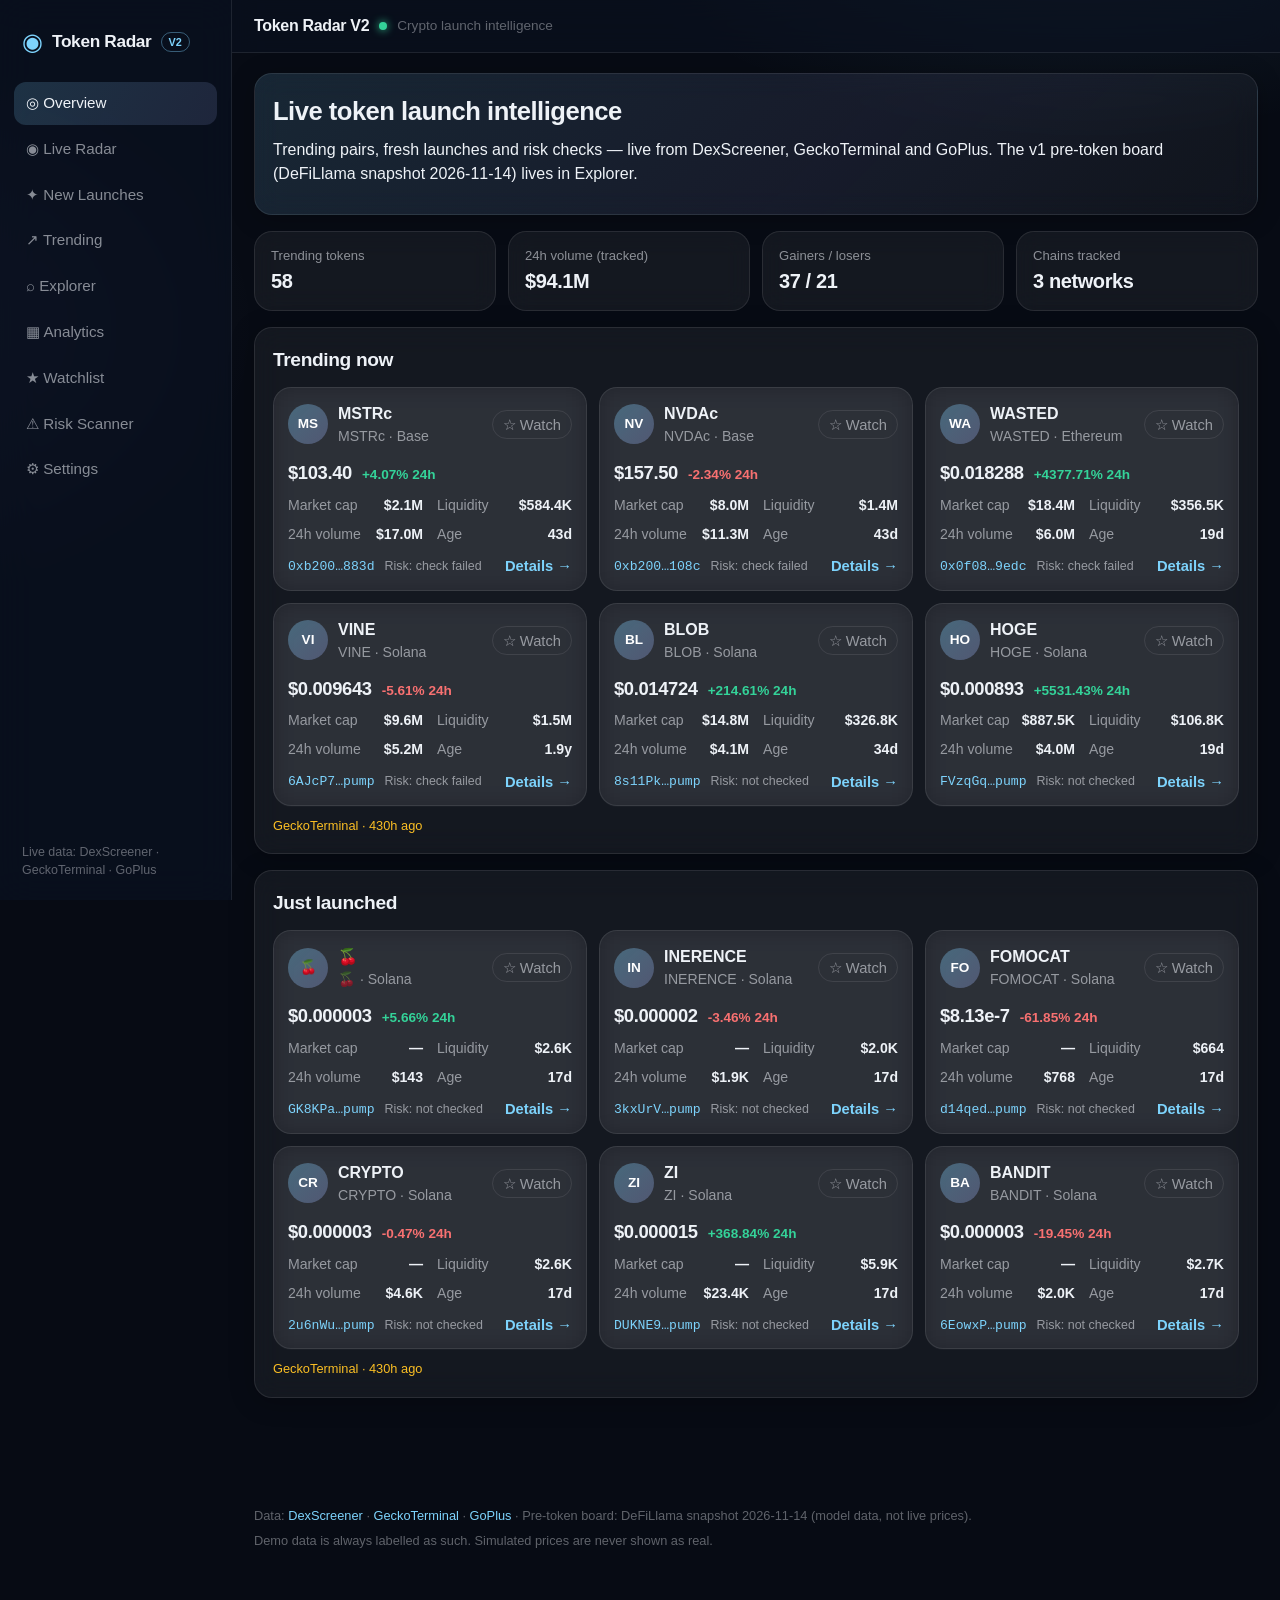
<file: shot-ov2.html>
<!doctype html>
<html lang="en">
<head>
<meta charset="utf-8">
<meta name="viewport" content="width=device-width, initial-scale=1, viewport-fit=cover">
<meta name="description" content="Token Radar V2 — live crypto launch intelligence: radar, charts, discovery and risk checks from DexScreener, GeckoTerminal and GoPlus.">
<title>Token Radar V2 — Live Crypto Launch Intelligence</title>
<link rel="stylesheet" href="css/app.css?v=5">
</head>
<body>
<div id="app" aria-busy="true"></div>
<noscript><p style="padding:20px">Token Radar V2 needs JavaScript: the radar, charts and discovery views are rendered live from DexScreener, GeckoTerminal and GoPlus.</p></noscript>
<script src="data.js?v=5"></script>
<script src="js/api.js?v=5"></script>
<script>
/* Screenshot variant: embedded live snapshot (fetched 2026-11-16 17:46 UTC) so the
   app renders loaded data instantly. Real data from GeckoTerminal/DexScreener;
   the freshness label shows the snapshot age honestly. */
window.__SEED__ = {"trending":[{"key":"base:0xb2000000000000000000004884b426556b92883d","chainId":"base","chainName":"Base","dexId":"","pairAddress":"0x66dcd42e6314b287110922ae36cb2a8bdeecc153","address":"0xb2000000000000000000004884b426556b92883d","name":"MSTRc","symbol":"MSTRc","icon":null,"priceUsd":103.402672345232,"chg5m":null,"chg1h":-0.306,"chg6h":null,"chg24h":4.071,"volume24h":16956058.1372617,"liquidityUsd":584447.8319,"fdv":2181484.77266079,"mcap":2086584.59490708,"pairCreatedAt":1792637429000,"txns24h":{"buys":11599,"sells":11815},"url":"https://www.geckoterminal.com/base/pools/0x66dcd42e6314b287110922ae36cb2a8bdeecc153","source":"GeckoTerminal","boosted":false},{"key":"base:0xb20000000000000000000078ee7ce2fe4908108c","chainId":"base","chainName":"Base","dexId":"","pairAddress":"0xf668e21993f0acd7ab00bb1cfbaed0df28a3c8ec","address":"0xb20000000000000000000078ee7ce2fe4908108c","name":"NVDAc","symbol":"NVDAc","icon":null,"priceUsd":157.497497534106,"chg5m":null,"chg1h":-1.3,"chg6h":null,"chg24h":-2.341,"volume24h":11277383.9049548,"liquidityUsd":1438625.6212,"fdv":8264488.70513769,"mcap":8001309.43040033,"pairCreatedAt":1792637449000,"txns24h":{"buys":5901,"sells":6013},"url":"https://www.geckoterminal.com/base/pools/0xf668e21993f0acd7ab00bb1cfbaed0df28a3c8ec","source":"GeckoTerminal","boosted":false},{"key":"ethereum:0x0f08046cf0f51616be643f8434232c51c2189edc","chainId":"ethereum","chainName":"Ethereum","dexId":"","pairAddress":"0xf02a034256c93f5a16d1f370ef5c34de8753663eb81c1a361863b1b6f377507e","address":"0x0f08046cf0f51616be643f8434232c51c2189edc","name":"WASTED","symbol":"WASTED","icon":null,"priceUsd":0.0182882554921432,"chg5m":null,"chg1h":-2.092,"chg6h":null,"chg24h":4377.709,"volume24h":6036134.12505979,"liquidityUsd":356527.6622,"fdv":18397576.41,"mcap":null,"pairCreatedAt":1794703895000,"txns24h":{"buys":3710,"sells":1031},"url":"https://www.geckoterminal.com/eth/pools/0xf02a034256c93f5a16d1f370ef5c34de8753663eb81c1a361863b1b6f377507e","source":"GeckoTerminal","boosted":false},{"key":"solana:6ajcp7wulwmrylbnbi825wgguapswzpbehchndprpump","chainId":"solana","chainName":"Solana","dexId":"","pairAddress":"58fzJMbX5PatnfJPqWWsqkVFPRKptkbb5r2vCw4Qq3z9","address":"6AJcP7wuLwmRYLBNbi825wgguaPsWzPBEHcHndpRpump","name":"VINE","symbol":"VINE","icon":null,"priceUsd":0.009643007508936525,"chg5m":null,"chg1h":-8.462,"chg6h":null,"chg24h":-5.607,"volume24h":5194647.37696701,"liquidityUsd":1464409.955,"fdv":9597728.1303365,"mcap":9597728.1303365,"pairCreatedAt":1737591763000,"txns24h":{"buys":17185,"sells":18477},"url":"https://www.geckoterminal.com/solana/pools/58fzJMbX5PatnfJPqWWsqkVFPRKptkbb5r2vCw4Qq3z9","source":"GeckoTerminal","boosted":false},{"key":"solana:8s11pkgqt4zzdz7oo84hk5t9hg1evdgajcg4w7lpump","chainId":"solana","chainName":"Solana","dexId":"","pairAddress":"Hr9qopJXCuak38rxDpZduUFhdAK2BfjtoXbfQZVn2EwU","address":"8s11PkgQt4ZzdZ7oo84hK5t9HG1EvdgAjcg4W7Lpump","name":"BLOB","symbol":"BLOB","icon":null,"priceUsd":0.014724268608371616,"chg5m":null,"chg1h":6.535,"chg6h":null,"chg24h":214.608,"volume24h":4143387.13347656,"liquidityUsd":326774.0904,"fdv":14804610.6068534,"mcap":null,"pairCreatedAt":1793460972000,"txns24h":{"buys":19320,"sells":16138},"url":"https://www.geckoterminal.com/solana/pools/Hr9qopJXCuak38rxDpZduUFhdAK2BfjtoXbfQZVn2EwU","source":"GeckoTerminal","boosted":false},{"key":"solana:fvzqgqrmr4uh1fif6dewmwbj1p4yuzcu8dcw4efopump","chainId":"solana","chainName":"Solana","dexId":"","pairAddress":"7CNC9gGegzEfFK8fLXiYUhdtMEeFPQZoND56U1Mxhnor","address":"FVzqGqRmr4UH1Fif6dewmwbJ1p4YUZCu8dcw4Efopump","name":"HOGE","symbol":"HOGE","icon":null,"priceUsd":0.0008927316346527743,"chg5m":null,"chg1h":51.821,"chg6h":null,"chg24h":5531.428,"volume24h":4011092.5456824,"liquidityUsd":106762.5833,"fdv":887483.0547,"mcap":null,"pairCreatedAt":1794725770000,"txns24h":{"buys":37210,"sells":26906},"url":"https://www.geckoterminal.com/solana/pools/7CNC9gGegzEfFK8fLXiYUhdtMEeFPQZoND56U1Mxhnor","source":"GeckoTerminal","boosted":false},{"key":"base:0x311935cd80b76769bf2ecc9d8ab7635b2139cf82","chainId":"base","chainName":"Base","dexId":"","pairAddress":"0x868eed6bad4bd368cd053b766f84cc727697589a","address":"0x311935cd80b76769bf2ecc9d8ab7635b2139cf82","name":"SOL","symbol":"SOL","icon":null,"priceUsd":71.5235609149678,"chg5m":null,"chg1h":0.805,"chg6h":null,"chg24h":0.147,"volume24h":3867854.86160498,"liquidityUsd":227950.685,"fdv":24058441.8238526,"mcap":3416564.80030531,"pairCreatedAt":1792637455000,"txns24h":{"buys":6343,"sells":6915},"url":"https://www.geckoterminal.com/base/pools/0x868eed6bad4bd368cd053b766f84cc727697589a","source":"GeckoTerminal","boosted":false},{"key":"solana:9hfueab7sompldptaatgkrymngbtbafmhhmvpjebpump","chainId":"solana","chainName":"Solana","dexId":"","pairAddress":"5PYNPPTNpdG5REsu3VqeJKqHePiJ1uwP5L7A2CcHMxdY","address":"9HFUEab7sompLDPTAaTGkryMNGbtBaFMhHMVpJEBpump","name":"rockstar","symbol":"rockstar","icon":null,"priceUsd":0.0010871157223065907,"chg5m":null,"chg1h":24.651,"chg6h":null,"chg24h":250.08,"volume24h":3791938.0946453,"liquidityUsd":99452.9167,"fdv":1038539.6,"mcap":null,"pairCreatedAt":1794740418000,"txns24h":{"buys":38413,"sells":28398},"url":"https://www.geckoterminal.com/solana/pools/5PYNPPTNpdG5REsu3VqeJKqHePiJ1uwP5L7A2CcHMxdY","source":"GeckoTerminal","boosted":false},{"key":"base:0x3f5bf3edac59d650d8fdf9657a71f2f904a3a4ee","chainId":"base","chainName":"Base","dexId":"","pairAddress":"0xf634058dc94e6bf8e828e27621320c423bc8b18e","address":"0x3f5bf3edac59d650d8fdf9657a71f2f904a3a4ee","name":"AERO","symbol":"AERO","icon":null,"priceUsd":0.432664803190768,"chg5m":null,"chg1h":1.717,"chg6h":null,"chg24h":1.075,"volume24h":3512716.08702019,"liquidityUsd":23464983.5974,"fdv":932794399.879241,"mcap":314978284.424392,"pairCreatedAt":1793272289000,"txns24h":{"buys":1281,"sells":1709},"url":"https://www.geckoterminal.com/base/pools/0xf634058dc94e6bf8e828e27621320c423bc8b18e","source":"GeckoTerminal","boosted":false},{"key":"solana:hkrq6qcadi5yuonpzda1q7yvf3r7ldemaw1akksxpump","chainId":"solana","chainName":"Solana","dexId":"","pairAddress":"5dEBrzrm8F8aXNGkDR4qXEwXm11h62sJgPuPJMXHxCta","address":"HkRQ6Qcadi5yuoNpZdA1Q7yVF3r7LdEmAw1aKkSxpump","name":"Marvin","symbol":"Marvin","icon":null,"priceUsd":0.0002921882115692113,"chg5m":null,"chg1h":-15.796,"chg6h":null,"chg24h":22.716,"volume24h":3087143.84806428,"liquidityUsd":52121.1748,"fdv":286447.745128267,"mcap":null,"pairCreatedAt":1794800584000,"txns24h":{"buys":39204,"sells":27018},"url":"https://www.geckoterminal.com/solana/pools/5dEBrzrm8F8aXNGkDR4qXEwXm11h62sJgPuPJMXHxCta","source":"GeckoTerminal","boosted":false},{"key":"solana:2kwx47curcxtzptfnnbsxkq3vo1ebqylbhrytkrgpump","chainId":"solana","chainName":"Solana","dexId":"","pairAddress":"6Lk5AZYQ9TkvqMzAc6YQ2RwWSg46RzuN3enqu6g6xQAE","address":"2kWx47CUrcXtzptFNnbSXKq3vo1ebqyLBhRytKRGpump","name":"WIGGLES","symbol":"WIGGLES","icon":null,"priceUsd":0.00021670318189738114,"chg5m":null,"chg1h":-2.214,"chg6h":null,"chg24h":692.356,"volume24h":3048929.45029652,"liquidityUsd":37399.6025,"fdv":210542.280783929,"mcap":null,"pairCreatedAt":1794780836000,"txns24h":{"buys":44627,"sells":26982},"url":"https://www.geckoterminal.com/solana/pools/6Lk5AZYQ9TkvqMzAc6YQ2RwWSg46RzuN3enqu6g6xQAE","source":"GeckoTerminal","boosted":false},{"key":"solana:pumpcmxqmfrsakq5r49wcjnrayyrqmxz6ae8h7h9dfn","chainId":"solana","chainName":"Solana","dexId":"","pairAddress":"2uF4Xh61rDwxnG9woyxsVQP7zuA6kLFpb3NvnRQeoiSd","address":"pumpCmXqMfrsAkQ5r49WcJnRayYRqmXz6ae8H7H9Dfn","name":"PUMP","symbol":"PUMP","icon":null,"priceUsd":0.002843183606250954,"chg5m":null,"chg1h":0.995,"chg6h":null,"chg24h":0.368,"volume24h":2947461.99872548,"liquidityUsd":19090519.2279,"fdv":2351400265.41963,"mcap":1310045540.75561,"pairCreatedAt":1752512154000,"txns24h":{"buys":4817,"sells":6253},"url":"https://www.geckoterminal.com/solana/pools/2uF4Xh61rDwxnG9woyxsVQP7zuA6kLFpb3NvnRQeoiSd","source":"GeckoTerminal","boosted":false},{"key":"ethereum:0xab54a27a4b41957beb30d5eabd2cfad559081a87","chainId":"ethereum","chainName":"Ethereum","dexId":"","pairAddress":"0xc0d2b80f120eb9e4936c8a5d0e9171736470d3aadf34a17bd95d872904a4378e","address":"0xab54a27a4b41957beb30d5eabd2cfad559081a87","name":"GATO","symbol":"GATO","icon":null,"priceUsd":0.0175526320651354,"chg5m":null,"chg1h":0.885,"chg6h":null,"chg24h":5.588,"volume24h":2349426.59574559,"liquidityUsd":354945.5531,"fdv":17412398.19,"mcap":17412398.19,"pairCreatedAt":1794620579000,"txns24h":{"buys":1277,"sells":678},"url":"https://www.geckoterminal.com/eth/pools/0xc0d2b80f120eb9e4936c8a5d0e9171736470d3aadf34a17bd95d872904a4378e","source":"GeckoTerminal","boosted":false},{"key":"solana:4cxjzymnof1p6exhxhv1twps2x47cuumlwtge18spump","chainId":"solana","chainName":"Solana","dexId":"","pairAddress":"Ho1aSG6WGH1FfXdEHrK2f4Ggt1Hoxo9s5jcLMDqeyeBz","address":"4CxjZyMNoF1p6eXHXHv1TWpS2X47CuUmLwtGe18spump","name":"mihao","symbol":"mihao","icon":null,"priceUsd":0.016939499404508198,"chg5m":null,"chg1h":11.556,"chg6h":null,"chg24h":7.131,"volume24h":2320242.8692039,"liquidityUsd":447216.9062,"fdv":16131517.5614159,"mcap":16131521.2916801,"pairCreatedAt":1792946595000,"txns24h":{"buys":17075,"sells":11376},"url":"https://www.geckoterminal.com/solana/pools/Ho1aSG6WGH1FfXdEHrK2f4Ggt1Hoxo9s5jcLMDqeyeBz","source":"GeckoTerminal","boosted":false},{"key":"ethereum:0x37f5dad784304ac1911b95046134c1b74e4d72a9","chainId":"ethereum","chainName":"Ethereum","dexId":"","pairAddress":"0xc8348da228ba2b0940f2e569a15270927ee05307e0bcf65e19702c3cbede270a","address":"0x37f5dad784304ac1911b95046134c1b74e4d72a9","name":"Macca","symbol":"Macca","icon":null,"priceUsd":0.018562462143487,"chg5m":null,"chg1h":5.563,"chg6h":null,"chg24h":18.084,"volume24h":2165300.56488495,"liquidityUsd":363650.0396,"fdv":18252949.51,"mcap":18252949.51,"pairCreatedAt":1794662651000,"txns24h":{"buys":2167,"sells":774},"url":"https://www.geckoterminal.com/eth/pools/0xc8348da228ba2b0940f2e569a15270927ee05307e0bcf65e19702c3cbede270a","source":"GeckoTerminal","boosted":false},{"key":"solana:4kjruqghdssqkmdffcjv7vb62hpfhtxywc2t6jpqzdnz","chainId":"solana","chainName":"Solana","dexId":"","pairAddress":"5AFbwVSQPJf4cgEjq4TajZYyPYUvYktrRN3SahNrPnmv","address":"4kjruqGHDsSqkMdFfCjV7Vb62HPFhtXyWc2t6JpQzDnz","name":"GTA6","symbol":"GTA6","icon":null,"priceUsd":0.010856989296279628,"chg5m":null,"chg1h":-14.015,"chg6h":null,"chg24h":62.793,"volume24h":2081990.58371789,"liquidityUsd":134094.8075,"fdv":10958305.39,"mcap":null,"pairCreatedAt":1793282181000,"txns24h":{"buys":20103,"sells":15258},"url":"https://www.geckoterminal.com/solana/pools/5AFbwVSQPJf4cgEjq4TajZYyPYUvYktrRN3SahNrPnmv","source":"GeckoTerminal","boosted":false},{"key":"ethereum:0x6982508145454ce325ddbe47a25d4ec3d2311933","chainId":"ethereum","chainName":"Ethereum","dexId":"","pairAddress":"0xa43fe16908251ee70ef74718545e4fe6c5ccec9f","address":"0x6982508145454ce325ddbe47a25d4ec3d2311933","name":"PEPE","symbol":"PEPE","icon":null,"priceUsd":3.85386835225339e-06,"chg5m":null,"chg1h":0.286,"chg6h":null,"chg24h":-0.793,"volume24h":1424387.48184517,"liquidityUsd":25199387.0752,"fdv":1594624164.96621,"mcap":1621283877.00288,"pairCreatedAt":1681492871000,"txns24h":{"buys":359,"sells":414},"url":"https://www.geckoterminal.com/eth/pools/0xa43fe16908251ee70ef74718545e4fe6c5ccec9f","source":"GeckoTerminal","boosted":false},{"key":"solana:hsprhxbrgivaqdrf3tnknuzztax9juspgmfdakk6pump","chainId":"solana","chainName":"Solana","dexId":"","pairAddress":"5E3dXLXGwmTDCokA51WYYaKttjFZBwqCoyUHBUi5gt2m","address":"HsprHxBRgiVaQdRf3TnKNuZZtaX9JUSPgMFdAkk6pump","name":"GATO","symbol":"GATO","icon":null,"priceUsd":0.005894131769592741,"chg5m":null,"chg1h":1.136,"chg6h":null,"chg24h":-15.679,"volume24h":1394990.86152099,"liquidityUsd":250643.7325,"fdv":5834551.67400027,"mcap":null,"pairCreatedAt":1787660841000,"txns24h":{"buys":10834,"sells":11301},"url":"https://www.geckoterminal.com/solana/pools/5E3dXLXGwmTDCokA51WYYaKttjFZBwqCoyUHBUi5gt2m","source":"GeckoTerminal","boosted":true},{"key":"solana:6gmafsys4gk3fdao5fzzysqppzawsa4rujhacpmpungx","chainId":"solana","chainName":"Solana","dexId":"","pairAddress":"zxTpi4BtaWX3mgdAPoezkMD1hxx8CdeCfrqXMWvSCLX","address":"6GmAFSYs4gk3FDao5FzzySQpPZaWsa4rUJHacpMpUNgx","name":"STONK","symbol":"STONK","icon":null,"priceUsd":0.04080712121082039,"chg5m":null,"chg1h":0.569,"chg6h":null,"chg24h":-2.902,"volume24h":1198391.61896955,"liquidityUsd":1883343.8225,"fdv":31797074.8064637,"mcap":31800369.8364504,"pairCreatedAt":1786531900000,"txns24h":{"buys":3449,"sells":2433},"url":"https://www.geckoterminal.com/solana/pools/zxTpi4BtaWX3mgdAPoezkMD1hxx8CdeCfrqXMWvSCLX","source":"GeckoTerminal","boosted":false},{"key":"ethereum:0x7fc66500c84a76ad7e9c93437bfc5ac33e2ddae9","chainId":"ethereum","chainName":"Ethereum","dexId":"","pairAddress":"0x5ab53ee1d50eef2c1dd3d5402789cd27bb52c1bb","address":"0x7fc66500c84a76ad7e9c93437bfc5ac33e2ddae9","name":"AAVE","symbol":"AAVE","icon":null,"priceUsd":107.663088938034,"chg5m":null,"chg1h":-0.683,"chg6h":null,"chg24h":1.23,"volume24h":1173688.23136129,"liquidityUsd":5591786.4311,"fdv":1722609389.26618,"mcap":1662432176.29272,"pairCreatedAt":1640782989000,"txns24h":{"buys":147,"sells":157},"url":"https://www.geckoterminal.com/eth/pools/0x5ab53ee1d50eef2c1dd3d5402789cd27bb52c1bb","source":"GeckoTerminal","boosted":false},{"key":"ethereum:0x45804880de22913dafe09f4980848ece6ecbaf78","chainId":"ethereum","chainName":"Ethereum","dexId":"","pairAddress":"0x5ae13baaef0620fdae1d355495dc51a17adb4082","address":"0x45804880de22913dafe09f4980848ece6ecbaf78","name":"PAXG","symbol":"PAXG","icon":null,"priceUsd":3850.36510190481,"chg5m":null,"chg1h":0.148,"chg6h":null,"chg24h":0.591,"volume24h":967639.596607971,"liquidityUsd":2015297.2882,"fdv":1706444794.60608,"mcap":1723148113.45227,"pairCreatedAt":1655265060000,"txns24h":{"buys":310,"sells":309},"url":"https://www.geckoterminal.com/eth/pools/0x5ae13baaef0620fdae1d355495dc51a17adb4082","source":"GeckoTerminal","boosted":false},{"key":"ethereum:0xb3a6add33f777ac6ea0ec88bdf533573c8bbbc03","chainId":"ethereum","chainName":"Ethereum","dexId":"","pairAddress":"0xed6c13aa281124eeb8cd9195bba31a3a78b1d6a84665fb3da0ad86cd130f6900","address":"0xb3a6add33f777ac6ea0ec88bdf533573c8bbbc03","name":"mihao","symbol":"mihao","icon":null,"priceUsd":0.0159965427708685,"chg5m":null,"chg1h":-1.735,"chg6h":null,"chg24h":17.018,"volume24h":961966.90202377,"liquidityUsd":341229.2933,"fdv":15965096.57,"mcap":15965096.57,"pairCreatedAt":1794376043000,"txns24h":{"buys":1022,"sells":290},"url":"https://www.geckoterminal.com/eth/pools/0xed6c13aa281124eeb8cd9195bba31a3a78b1d6a84665fb3da0ad86cd130f6900","source":"GeckoTerminal","boosted":false},{"key":"ethereum:0x232ce3bd40fcd6f80f3d55a522d03f25df784ee2","chainId":"ethereum","chainName":"Ethereum","dexId":"","pairAddress":"0x8366b1dde4de12c8806985fbb599d408d92d01a6faf2e478cc6bb76189cc00f1","address":"0x232ce3bd40fcd6f80f3d55a522d03f25df784ee2","name":"LIT","symbol":"LIT","icon":null,"priceUsd":2.6629462798588,"chg5m":null,"chg1h":2.025,"chg6h":null,"chg24h":-5.47,"volume24h":872755.100718409,"liquidityUsd":521316.7173,"fdv":2628371842.76419,"mcap":669199257.075,"pairCreatedAt":1768706051000,"txns24h":{"buys":443,"sells":463},"url":"https://www.geckoterminal.com/eth/pools/0x8366b1dde4de12c8806985fbb599d408d92d01a6faf2e478cc6bb76189cc00f1","source":"GeckoTerminal","boosted":false},{"key":"solana:4b8cdhpz8ng1ctmp2jk2w8wgawj5njnap1devsz2pump","chainId":"solana","chainName":"Solana","dexId":"","pairAddress":"GEc5NcEhDr85aUvjESEvz22jWj6kkMQsgtd6aNJPdDGf","address":"4B8CdHPZ8ng1CtMP2Jk2W8wGAwJ5nJnap1deVsz2pump","name":"BUTTHOLE","symbol":"BUTTHOLE","icon":null,"priceUsd":0.0004877554164306741,"chg5m":null,"chg1h":-17.467,"chg6h":null,"chg24h":22.35,"volume24h":870997.807836924,"liquidityUsd":196251.8546,"fdv":487755.4164,"mcap":null,"pairCreatedAt":1794756940000,"txns24h":{"buys":4215,"sells":3054},"url":"https://www.geckoterminal.com/solana/pools/GEc5NcEhDr85aUvjESEvz22jWj6kkMQsgtd6aNJPdDGf","source":"GeckoTerminal","boosted":false},{"key":"base:0xacfe6019ed1a7dc6f7b508c02d1b04ec88cc21bf","chainId":"base","chainName":"Base","dexId":"","pairAddress":"0x01784ef301d79e4b2df3a21ad9a536d4cf09a5ce","address":"0xacfe6019ed1a7dc6f7b508c02d1b04ec88cc21bf","name":"VVV","symbol":"VVV","icon":null,"priceUsd":19.8911981281617,"chg5m":null,"chg1h":1.416,"chg6h":null,"chg24h":-0.249,"volume24h":771138.861004424,"liquidityUsd":6519334.8203,"fdv":1616251471.36729,"mcap":974547286.942461,"pairCreatedAt":1737996299000,"txns24h":{"buys":7200,"sells":1042},"url":"https://www.geckoterminal.com/base/pools/0x01784ef301d79e4b2df3a21ad9a536d4cf09a5ce","source":"GeckoTerminal","boosted":false},{"key":"solana:5qap7okuqkffwwo5daeqdottsblmpdbqtxekcdatpump","chainId":"solana","chainName":"Solana","dexId":"","pairAddress":"Eoe22HdCa9rhtBwKL6nNZmZxfuzF35xkxobcvfaF1vWQ","address":"5qaP7oKUqKffwwo5DaEqDoTtsBLMpdbQTxEkCDaTpump","name":"Max","symbol":"Max","icon":null,"priceUsd":0.0011717473354242573,"chg5m":null,"chg1h":7.886,"chg6h":null,"chg24h":-1.206,"volume24h":711808.850025532,"liquidityUsd":140342.5715,"fdv":1170670.2794164,"mcap":1170670.28211058,"pairCreatedAt":1794430829000,"txns24h":{"buys":4292,"sells":3909},"url":"https://www.geckoterminal.com/solana/pools/Eoe22HdCa9rhtBwKL6nNZmZxfuzF35xkxobcvfaF1vWQ","source":"GeckoTerminal","boosted":false},{"key":"solana:gexthzhgaswpaq7fi8qrhfubjpimunsyhjiaa7xzpump","chainId":"solana","chainName":"Solana","dexId":"","pairAddress":"TT7DKs9YjJZj1fwMGoPmKBmDreZzyMAMrHoDCGdfwqN","address":"GexThZHgaswpAQ7Fi8QrHFubjPimUNSYhJiAA7XZpump","name":"WASTED","symbol":"WASTED","icon":null,"priceUsd":0.003269065348627853,"chg5m":null,"chg1h":2.149,"chg6h":null,"chg24h":-32.204,"volume24h":667462.269947586,"liquidityUsd":165637.9498,"fdv":3190953.48999734,"mcap":3190953.48999734,"pairCreatedAt":1793383775000,"txns24h":{"buys":7129,"sells":4769},"url":"https://www.geckoterminal.com/solana/pools/TT7DKs9YjJZj1fwMGoPmKBmDreZzyMAMrHoDCGdfwqN","source":"GeckoTerminal","boosted":true},{"key":"base:0x9d0e8f5b25384c7310cb8c6ae32c8fbeb645d083","chainId":"base","chainName":"Base","dexId":"","pairAddress":"0xe2654cc01616e962fbfcc4277c23062e59e70e39f87221d77b6d438705a5f286","address":"0x9d0e8f5b25384c7310cb8c6ae32c8fbeb645d083","name":"DRV","symbol":"DRV","icon":null,"priceUsd":0.287781645647061,"chg5m":null,"chg1h":0.706,"chg6h":null,"chg24h":0.8,"volume24h":614296.375944755,"liquidityUsd":2419515.5147,"fdv":56388168.5311204,"mcap":307402808.097409,"pairCreatedAt":1779773031000,"txns24h":{"buys":989,"sells":843},"url":"https://www.geckoterminal.com/base/pools/0xe2654cc01616e962fbfcc4277c23062e59e70e39f87221d77b6d438705a5f286","source":"GeckoTerminal","boosted":false},{"key":"solana:ai66lhzg9mczg1wkdawwqduvaxpnduuv8m3uyq5ppump","chainId":"solana","chainName":"Solana","dexId":"","pairAddress":"HMzvsEEmtzHhvZNw9uwbaG85HCTmFnkbhzUx16cy7ca3","address":"Ai66LHZG9MCzg1WKdawwqduVAXpNDUuV8M3uyq5ppump","name":"CATE","symbol":"CATE","icon":null,"priceUsd":0.01735678168860113,"chg5m":null,"chg1h":0.248,"chg6h":null,"chg24h":5.429,"volume24h":582152.170647491,"liquidityUsd":1280575.8312,"fdv":16753506.3348788,"mcap":16757554.5361803,"pairCreatedAt":1785083563000,"txns24h":{"buys":5090,"sells":3554},"url":"https://www.geckoterminal.com/solana/pools/HMzvsEEmtzHhvZNw9uwbaG85HCTmFnkbhzUx16cy7ca3","source":"GeckoTerminal","boosted":false},{"key":"ethereum:0x68749665ff8d2d112fa859aa293f07a622782f38","chainId":"ethereum","chainName":"Ethereum","dexId":"","pairAddress":"0xace88ccc9f71c811ea38ea93d707d036579166d4","address":"0x68749665ff8d2d112fa859aa293f07a622782f38","name":"XAUt","symbol":"XAUt","icon":null,"priceUsd":3835.45390010658,"chg5m":null,"chg1h":-0.437,"chg6h":null,"chg24h":0.542,"volume24h":516155.872218693,"liquidityUsd":361569.494,"fdv":3173522171.61654,"mcap":3102861608.7988,"pairCreatedAt":1792638710000,"txns24h":{"buys":227,"sells":213},"url":"https://www.geckoterminal.com/eth/pools/0xace88ccc9f71c811ea38ea93d707d036579166d4","source":"GeckoTerminal","boosted":false},{"key":"base:0x940181a94a35a4569e4529a3cdfb74e38fd98631","chainId":"base","chainName":"Base","dexId":"","pairAddress":"0x6cdcb1c4a4d1c3c6d054b27ac5b77e89eafb971d","address":"0x940181a94a35a4569e4529a3cdfb74e38fd98631","name":"AERO","symbol":"AERO","icon":null,"priceUsd":0.435626947345425,"chg5m":null,"chg1h":1.488,"chg6h":null,"chg24h":0.943,"volume24h":488624.074776104,"liquidityUsd":3698032.4165,"fdv":874781245.756686,"mcap":118942593.026442,"pairCreatedAt":1694127055000,"txns24h":{"buys":603,"sells":621},"url":"https://www.geckoterminal.com/base/pools/0x6cdcb1c4a4d1c3c6d054b27ac5b77e89eafb971d","source":"GeckoTerminal","boosted":false},{"key":"solana:9crcn9rgt8v2imem2baks13yhmeais3rum3rpvtgpump","chainId":"solana","chainName":"Solana","dexId":"","pairAddress":"FnzKY6x7entQ1eR3D225dQyT7ybfka4PskBMQhb8L3CC","address":"9cRCn9rGT8V2imeM2BaKs13yhMEais3ruM3rPvTGpump","name":"ANSEM","symbol":"ANSEM","icon":null,"priceUsd":0.04885845113728464,"chg5m":null,"chg1h":1.7,"chg6h":null,"chg24h":0.659,"volume24h":481010.164880954,"liquidityUsd":1170848.4499,"fdv":48823362.0820017,"mcap":48823797.3338686,"pairCreatedAt":1781643948000,"txns24h":{"buys":8447,"sells":3621},"url":"https://www.geckoterminal.com/solana/pools/FnzKY6x7entQ1eR3D225dQyT7ybfka4PskBMQhb8L3CC","source":"GeckoTerminal","boosted":false},{"key":"ethereum:0x45276f4d5407351ca4631dec952d661fdc240a67","chainId":"ethereum","chainName":"Ethereum","dexId":"","pairAddress":"0xb32495e38564540ff500e473b85e6d6c698352958061dd6d4c179997810b4a58","address":"0x45276f4d5407351ca4631dec952d661fdc240a67","name":"GTA6","symbol":"GTA6","icon":null,"priceUsd":0.000522100552849053,"chg5m":null,"chg1h":95.267,"chg6h":null,"chg24h":5229.74,"volume24h":438072.164677483,"liquidityUsd":54225.4023,"fdv":498094.1124,"mcap":null,"pairCreatedAt":1794620327000,"txns24h":{"buys":757,"sells":267},"url":"https://www.geckoterminal.com/eth/pools/0xb32495e38564540ff500e473b85e6d6c698352958061dd6d4c179997810b4a58","source":"GeckoTerminal","boosted":false},{"key":"solana:fs1pbmzkp2qw1atc64golamhstecaos9ot8bgpgdpump","chainId":"solana","chainName":"Solana","dexId":"","pairAddress":"AgqoLMPxk7ETjY74TnyePqKSQQYTTsCrmMVgyQRkaJK3","address":"FS1pBmZKp2Qw1atC64GoLamHstECAos9ot8bGPgDpump","name":"Socks","symbol":"Socks","icon":null,"priceUsd":5.012324952844136e-05,"chg5m":null,"chg1h":-19.308,"chg6h":null,"chg24h":-67.182,"volume24h":415536.957737805,"liquidityUsd":17221.4481,"fdv":49721.87709,"mcap":null,"pairCreatedAt":1794735943000,"txns24h":{"buys":5540,"sells":4621},"url":"https://www.geckoterminal.com/solana/pools/AgqoLMPxk7ETjY74TnyePqKSQQYTTsCrmMVgyQRkaJK3","source":"GeckoTerminal","boosted":false},{"key":"ethereum:0x00f3c42833c3170159af4e92dbb451fb3f708917","chainId":"ethereum","chainName":"Ethereum","dexId":"","pairAddress":"0x4068038ab5490063a3ead93b3712ed082e62bd59","address":"0x00f3c42833c3170159af4e92dbb451fb3f708917","name":"ICP","symbol":"ICP","icon":null,"priceUsd":2.49935565611166,"chg5m":null,"chg1h":1.642,"chg6h":null,"chg24h":13.16,"volume24h":309116.931116107,"liquidityUsd":264875.1773,"fdv":1886421.91157191,"mcap":1395371772.42936,"pairCreatedAt":1751627195000,"txns24h":{"buys":436,"sells":385},"url":"https://www.geckoterminal.com/eth/pools/0x4068038ab5490063a3ead93b3712ed082e62bd59","source":"GeckoTerminal","boosted":false},{"key":"ethereum:0x8ed97a637a790be1feff5e888d43629dc05408f6","chainId":"ethereum","chainName":"Ethereum","dexId":"","pairAddress":"0x69c7bd26512f52bf6f76fab834140d13dda673ca","address":"0x8ed97a637a790be1feff5e888d43629dc05408f6","name":"NPC","symbol":"NPC","icon":null,"priceUsd":0.011824730361866,"chg5m":null,"chg1h":0.444,"chg6h":null,"chg24h":-3.755,"volume24h":301435.546334558,"liquidityUsd":3203782.3019,"fdv":95185598.1152951,"mcap":95190575.4628852,"pairCreatedAt":1690648127000,"txns24h":{"buys":268,"sells":327},"url":"https://www.geckoterminal.com/eth/pools/0x69c7bd26512f52bf6f76fab834140d13dda673ca","source":"GeckoTerminal","boosted":false},{"key":"base:0x7ba6f01772924a82d9626c126347a28299e98c98","chainId":"base","chainName":"Base","dexId":"","pairAddress":"0x34b6d0c67db6ddeb231e6fee78558b89157c5e7a","address":"0x7ba6f01772924a82d9626c126347a28299e98c98","name":"msETH","symbol":"msETH","icon":null,"priceUsd":1606.27689805074,"chg5m":null,"chg1h":0.295,"chg6h":null,"chg24h":0.847,"volume24h":287467.26582078,"liquidityUsd":483769.104,"fdv":13927049.3428287,"mcap":34567975.2312031,"pairCreatedAt":1792637723000,"txns24h":{"buys":411,"sells":439},"url":"https://www.geckoterminal.com/base/pools/0x34b6d0c67db6ddeb231e6fee78558b89157c5e7a","source":"GeckoTerminal","boosted":false},{"key":"ethereum:0x4a220e6096b25eadb88358cb44068a3248254675","chainId":"ethereum","chainName":"Ethereum","dexId":"","pairAddress":"0xd57467b3114eb68dd57ee541875d157ec71ecd0fdb3fc5d3e87a91f0b7f9991a","address":"0x4a220e6096b25eadb88358cb44068a3248254675","name":"QNT","symbol":"QNT","icon":null,"priceUsd":159.404911647475,"chg5m":null,"chg1h":2.002,"chg6h":null,"chg24h":3.247,"volume24h":281928.367516437,"liquidityUsd":958732.3109,"fdv":7247663099.22546,"mcap":2320326294.17063,"pairCreatedAt":1739411843000,"txns24h":{"buys":227,"sells":223},"url":"https://www.geckoterminal.com/eth/pools/0xd57467b3114eb68dd57ee541875d157ec71ecd0fdb3fc5d3e87a91f0b7f9991a","source":"GeckoTerminal","boosted":false},{"key":"solana:5uuh9rtdispq6hks6bp4ndu9pnjpxrxuiw6shbtbhgh2","chainId":"solana","chainName":"Solana","dexId":"","pairAddress":"4w2cysotX6czaUGmmWg13hDpY4QEMG2CzeKYEQyK9Ama","address":"5UUH9RTDiSpq6HKS6bp4NdU9PNJpXRXuiw6ShBTBhgH2","name":"TROLL","symbol":"TROLL","icon":null,"priceUsd":0.024349697236298217,"chg5m":null,"chg1h":1.193,"chg6h":null,"chg24h":5.232,"volume24h":213345.944117634,"liquidityUsd":1936299.1986,"fdv":24167384.1237127,"mcap":24167384.1237127,"pairCreatedAt":1745173826000,"txns24h":{"buys":436,"sells":768},"url":"https://www.geckoterminal.com/solana/pools/4w2cysotX6czaUGmmWg13hDpY4QEMG2CzeKYEQyK9Ama","source":"GeckoTerminal","boosted":false},{"key":"ethereum:0x7b43495c05581bd2d9326fe9c1c18c62c63dd2fc","chainId":"ethereum","chainName":"Ethereum","dexId":"","pairAddress":"0xc027c6897dd4ee14145d01de9fb2dea75e8637c7","address":"0x7b43495c05581bd2d9326fe9c1c18c62c63dd2fc","name":"POPO","symbol":"POPO","icon":null,"priceUsd":1.49879232043598e-09,"chg5m":null,"chg1h":-4.676,"chg6h":null,"chg24h":39.987,"volume24h":162175.987966884,"liquidityUsd":56693.866,"fdv":624346.25406915,"mcap":null,"pairCreatedAt":1794498191000,"txns24h":{"buys":398,"sells":310},"url":"https://www.geckoterminal.com/eth/pools/0xc027c6897dd4ee14145d01de9fb2dea75e8637c7","source":"GeckoTerminal","boosted":false},{"key":"base:0xc0634090f2fe6c6d75e61be2b949464abb498973","chainId":"base","chainName":"Base","dexId":"","pairAddress":"0xd9edc75a3a797ec92ca370f19051babebfb2edee","address":"0xc0634090f2fe6c6d75e61be2b949464abb498973","name":"KTA","symbol":"KTA","icon":null,"priceUsd":0.0443829593068665,"chg5m":null,"chg1h":0.048,"chg6h":null,"chg24h":1.246,"volume24h":154269.664291272,"liquidityUsd":2754220.3473,"fdv":44382955.9742505,"mcap":28240404.1967696,"pairCreatedAt":1741199569000,"txns24h":{"buys":250,"sells":155},"url":"https://www.geckoterminal.com/base/pools/0xd9edc75a3a797ec92ca370f19051babebfb2edee","source":"GeckoTerminal","boosted":false},{"key":"base:0x9b5e262cf9bb04869ab40b19af91d2dc85761722","chainId":"base","chainName":"Base","dexId":"","pairAddress":"0x85f1aa3a70fedd1c52705c15baed143e675cd626","address":"0x9b5e262cf9bb04869ab40b19af91d2dc85761722","name":"NOCK","symbol":"NOCK","icon":null,"priceUsd":0.0104703369027087,"chg5m":null,"chg1h":-0.25,"chg6h":null,"chg24h":-6.825,"volume24h":150138.720575177,"liquidityUsd":700433.371,"fdv":16725735.8630975,"mcap":24985942.9070669,"pairCreatedAt":1766440365000,"txns24h":{"buys":300,"sells":250},"url":"https://www.geckoterminal.com/base/pools/0x85f1aa3a70fedd1c52705c15baed143e675cd626","source":"GeckoTerminal","boosted":false},{"key":"base:0xed664536023d8e4b1640c394777d34abaff1df8f","chainId":"base","chainName":"Base","dexId":"","pairAddress":"0x7c84276e317f128b55bd270dbfba3ef94c84b984c124a1de7c4f72da90bfba45","address":"0xed664536023d8e4b1640c394777d34abaff1df8f","name":"POD","symbol":"POD","icon":null,"priceUsd":0.354688635691211,"chg5m":null,"chg1h":-2.253,"chg6h":null,"chg24h":-0.998,"volume24h":146838.189342746,"liquidityUsd":3123528.4035,"fdv":177344246.875368,"mcap":30016126.1310298,"pairCreatedAt":1772474055000,"txns24h":{"buys":135,"sells":235},"url":"https://www.geckoterminal.com/base/pools/0x7c84276e317f128b55bd270dbfba3ef94c84b984c124a1de7c4f72da90bfba45","source":"GeckoTerminal","boosted":false},{"key":"ethereum:0xf280b16ef293d8e534e370794ef26bf312694126","chainId":"ethereum","chainName":"Ethereum","dexId":"","pairAddress":"0x76a411f14a704099ba476ce8dffc288a53295218","address":"0xf280b16ef293d8e534e370794ef26bf312694126","name":"ASTEROID","symbol":"ASTEROID","icon":null,"priceUsd":8.44696884148621e-06,"chg5m":null,"chg1h":-1.097,"chg6h":null,"chg24h":7.288,"volume24h":118062.651497809,"liquidityUsd":729233.1171,"fdv":3553459.13033266,"mcap":3553555.32172029,"pairCreatedAt":1725963503000,"txns24h":{"buys":128,"sells":102},"url":"https://www.geckoterminal.com/eth/pools/0x76a411f14a704099ba476ce8dffc288a53295218","source":"GeckoTerminal","boosted":false},{"key":"solana:5tcju6ynxhq5zra6tgndr6f7tk42mpufmee31csfpump","chainId":"solana","chainName":"Solana","dexId":"","pairAddress":"8ewuF2o8ACro7fqWepZ3tKhkbBjndZU4Ldk9scRPw83d","address":"5tCju6YNxHq5zrA6tGndr6F7TK42mpUFmeE31cSFpump","name":"swordcat","symbol":"swordcat","icon":null,"priceUsd":0.0006329523934804567,"chg5m":null,"chg1h":1.955,"chg6h":null,"chg24h":1.677,"volume24h":116982.781891209,"liquidityUsd":95896.538,"fdv":607568.64492746,"mcap":607568.64492746,"pairCreatedAt":1790586789000,"txns24h":{"buys":989,"sells":797},"url":"https://www.geckoterminal.com/solana/pools/8ewuF2o8ACro7fqWepZ3tKhkbBjndZU4Ldk9scRPw83d","source":"GeckoTerminal","boosted":false},{"key":"base:0xe014d2a4da6e450f21b5050120d291e63c8940fd","chainId":"base","chainName":"Base","dexId":"","pairAddress":"0xcc68cb8b514a2216d2eece3a0e8597ce483610eb","address":"0xe014d2a4da6e450f21b5050120d291e63c8940fd","name":"SOGNI","symbol":"SOGNI","icon":null,"priceUsd":0.00176226737517466,"chg5m":null,"chg1h":-0.131,"chg6h":null,"chg24h":-2.97,"volume24h":113441.579330102,"liquidityUsd":411251.7949,"fdv":17616530.9895476,"mcap":7584905.23578792,"pairCreatedAt":1751482225000,"txns24h":{"buys":561,"sells":438},"url":"https://www.geckoterminal.com/base/pools/0xcc68cb8b514a2216d2eece3a0e8597ce483610eb","source":"GeckoTerminal","boosted":false},{"key":"base:0x44b63af715d5ef02cc3646a6ce96875e11d69e85","chainId":"base","chainName":"Base","dexId":"","pairAddress":"0x8e859b6cf564c4ac2b848693c85c496e81dbf6c8","address":"0x44b63af715d5ef02cc3646a6ce96875e11d69e85","name":"RSGP","symbol":"RSGP","icon":null,"priceUsd":0.000622448349785566,"chg5m":null,"chg1h":18.513,"chg6h":null,"chg24h":-0.494,"volume24h":103907.929993335,"liquidityUsd":130129.4173,"fdv":3112241.74899201,"mcap":849274.357129413,"pairCreatedAt":1793148100000,"txns24h":{"buys":370,"sells":603},"url":"https://www.geckoterminal.com/base/pools/0x8e859b6cf564c4ac2b848693c85c496e81dbf6c8","source":"GeckoTerminal","boosted":false},{"key":"base:0x22af33fe49fd1fa80c7149773dde5890d3c76f3b","chainId":"base","chainName":"Base","dexId":"","pairAddress":"0xaec085e5a5ce8d96a7bdd3eb3a62445d4f6ce703","address":"0x22af33fe49fd1fa80c7149773dde5890d3c76f3b","name":"BNKR","symbol":"BNKR","icon":null,"priceUsd":0.000221590915488933,"chg5m":null,"chg1h":0.076,"chg6h":null,"chg24h":-4.807,"volume24h":97765.3474492989,"liquidityUsd":1376380.1428,"fdv":21361115.3701582,"mcap":22127400.99,"pairCreatedAt":1733201093000,"txns24h":{"buys":222,"sells":429},"url":"https://www.geckoterminal.com/base/pools/0xaec085e5a5ce8d96a7bdd3eb3a62445d4f6ce703","source":"GeckoTerminal","boosted":false},{"key":"base:0x3ec2156d4c0a9cbdab4a016633b7bcf6a8d68ea2","chainId":"base","chainName":"Base","dexId":"","pairAddress":"0x5116773e18a9c7bb03ebb961b38678e45e238923","address":"0x3ec2156d4c0a9cbdab4a016633b7bcf6a8d68ea2","name":"DRB","symbol":"DRB","icon":null,"priceUsd":7.98954661531873e-05,"chg5m":null,"chg1h":0.054,"chg6h":null,"chg24h":1.929,"volume24h":76215.7103738739,"liquidityUsd":818553.8023,"fdv":7884460.74108378,"mcap":7989546.615,"pairCreatedAt":1741341537000,"txns24h":{"buys":408,"sells":374},"url":"https://www.geckoterminal.com/base/pools/0x5116773e18a9c7bb03ebb961b38678e45e238923","source":"GeckoTerminal","boosted":false},{"key":"base:0xa4a2e2ca3fbfe21aed83471d28b6f65a233c6e00","chainId":"base","chainName":"Base","dexId":"","pairAddress":"0x0c3b466104545efa096b8f944c1e524e1d0d4888","address":"0xa4a2e2ca3fbfe21aed83471d28b6f65a233c6e00","name":"TIBBIR","symbol":"TIBBIR","icon":null,"priceUsd":0.145028050692696,"chg5m":null,"chg1h":0.885,"chg6h":null,"chg24h":-1.209,"volume24h":43789.582290309,"liquidityUsd":2088740.7317,"fdv":60299097.9887997,"mcap":137677615.324303,"pairCreatedAt":1736641803000,"txns24h":{"buys":172,"sells":135},"url":"https://www.geckoterminal.com/base/pools/0x0c3b466104545efa096b8f944c1e524e1d0d4888","source":"GeckoTerminal","boosted":false},{"key":"ethereum:0x26e550ac11b26f78a04489d5f20f24e3559f7dd9","chainId":"ethereum","chainName":"Ethereum","dexId":"","pairAddress":"0xfff8d5fff6ee3226fa2f5d7d5d8c3ff785be9c74","address":"0x26e550ac11b26f78a04489d5f20f24e3559f7dd9","name":"KEKIUS","symbol":"KEKIUS","icon":null,"priceUsd":0.00427604039329428,"chg5m":null,"chg1h":-0.441,"chg6h":null,"chg24h":4.882,"volume24h":30705.0446616563,"liquidityUsd":634061.333,"fdv":4278383.04607837,"mcap":4278384.843,"pairCreatedAt":1734144239000,"txns24h":{"buys":29,"sells":60},"url":"https://www.geckoterminal.com/eth/pools/0xfff8d5fff6ee3226fa2f5d7d5d8c3ff785be9c74","source":"GeckoTerminal","boosted":false},{"key":"base:0x3e12b9d6a4d12cd9b4a6d613872d0eb32f68b380","chainId":"base","chainName":"Base","dexId":"","pairAddress":"0xafe30319a948f322585fafc1cab1671a47eb3786","address":"0x3e12b9d6a4d12cd9b4a6d613872d0eb32f68b380","name":"FLOWER","symbol":"FLOWER","icon":null,"priceUsd":0.119139167935969,"chg5m":null,"chg1h":0.497,"chg6h":null,"chg24h":-10.203,"volume24h":29406.2958350743,"liquidityUsd":201461.6423,"fdv":2553265.78517486,"mcap":0,"pairCreatedAt":1746673785000,"txns24h":{"buys":210,"sells":290},"url":"https://www.geckoterminal.com/base/pools/0xafe30319a948f322585fafc1cab1671a47eb3786","source":"GeckoTerminal","boosted":false},{"key":"ethereum:0x95ad61b0a150d79219dcf64e1e6cc01f0b64c4ce","chainId":"ethereum","chainName":"Ethereum","dexId":"","pairAddress":"0xcf6daab95c476106eca715d48de4b13287ffdeaa","address":"0x95ad61b0a150d79219dcf64e1e6cc01f0b64c4ce","name":"SHIB","symbol":"SHIB","icon":null,"priceUsd":3.882177574486e-06,"chg5m":null,"chg1h":-0.092,"chg6h":null,"chg24h":0.206,"volume24h":27239.1460397837,"liquidityUsd":2111440.0168,"fdv":3881916604.34273,"mcap":2287526422.073,"pairCreatedAt":1641289666000,"txns24h":{"buys":35,"sells":61},"url":"https://www.geckoterminal.com/eth/pools/0xcf6daab95c476106eca715d48de4b13287ffdeaa","source":"GeckoTerminal","boosted":false},{"key":"ethereum:0x44b28991b167582f18ba0259e0173176ca125505","chainId":"ethereum","chainName":"Ethereum","dexId":"","pairAddress":"0x94af294207a2c592c08a39c82a7df42a18613d986eeb520b7164fe9ccd66a000","address":"0x44b28991b167582f18ba0259e0173176ca125505","name":"uPEG","symbol":"uPEG","icon":null,"priceUsd":86.5510255614082,"chg5m":null,"chg1h":0,"chg6h":null,"chg24h":-2.791,"volume24h":10900.58028753,"liquidityUsd":88818.9758,"fdv":860815.95687413,"mcap":865510.255614,"pairCreatedAt":1776283163000,"txns24h":{"buys":53,"sells":24},"url":"https://www.geckoterminal.com/eth/pools/0x94af294207a2c592c08a39c82a7df42a18613d986eeb520b7164fe9ccd66a000","source":"GeckoTerminal","boosted":false},{"key":"ethereum:0xe330bd3141be4893274d65ab301278a200000000","chainId":"ethereum","chainName":"Ethereum","dexId":"","pairAddress":"0x480f736a09cfdeaef1a72a07a649b25b851b7953","address":"0xe330bd3141be4893274d65ab301278a200000000","name":"MONKEY","symbol":"MONKEY","icon":null,"priceUsd":7.17556757761609e-32,"chg5m":null,"chg1h":0.493,"chg6h":null,"chg24h":23.26,"volume24h":10781.6453445972,"liquidityUsd":33842.1138,"fdv":71755.67578,"mcap":null,"pairCreatedAt":1793959223000,"txns24h":{"buys":44,"sells":30},"url":"https://www.geckoterminal.com/eth/pools/0x480f736a09cfdeaef1a72a07a649b25b851b7953","source":"GeckoTerminal","boosted":false},{"key":"base:0xef5997c2cf2f6c138196f8a6203afc335206b3c1","chainId":"base","chainName":"Base","dexId":"","pairAddress":"0x995985c9027e8a90c823a5e0a9112fea72d1f4dd","address":"0xef5997c2cf2f6c138196f8a6203afc335206b3c1","name":"OWB","symbol":"OWB","icon":null,"priceUsd":0.0073306392268287,"chg5m":null,"chg1h":0,"chg6h":null,"chg24h":-2.67,"volume24h":8109.066033039,"liquidityUsd":54668.3342,"fdv":7330638.82916326,"mcap":2817804.06978725,"pairCreatedAt":1759747591000,"txns24h":{"buys":37,"sells":91},"url":"https://www.geckoterminal.com/base/pools/0x995985c9027e8a90c823a5e0a9112fea72d1f4dd","source":"GeckoTerminal","boosted":false},{"key":"solana:t2tgpqds81fnnxcst8hxnrrsfvpxjdw41cct4ylpump","chainId":"solana","chainName":"Solana","dexId":"","pairAddress":"ByvBfG1taQm1D1NzW4dF5XTrymPggYtdg5uiYCPm8eeR","address":"t2TGpqDS81fNNXCST8hxNrRsfVPxJdw41Cct4yLpump","name":"Suica","symbol":"Suica","icon":null,"priceUsd":3.737259235732395e-06,"chg5m":null,"chg1h":2.261,"chg6h":null,"chg24h":-23.299,"volume24h":4356.2497156365,"liquidityUsd":3060.3397,"fdv":3555.822095,"mcap":null,"pairCreatedAt":1793758597000,"txns24h":{"buys":131,"sells":128},"url":"https://www.geckoterminal.com/solana/pools/ByvBfG1taQm1D1NzW4dF5XTrymPggYtdg5uiYCPm8eeR","source":"GeckoTerminal","boosted":false},{"key":"ethereum:0x2c0687215aca7f5e2792d956e170325e92a02aca","chainId":"ethereum","chainName":"Ethereum","dexId":"","pairAddress":"0x08f759eb0bbc66e7286460276078daffff69a8ed7d7d4265fa2b7162c78037f6","address":"0x2c0687215aca7f5e2792d956e170325e92a02aca","name":"ESS","symbol":"ESS","icon":null,"priceUsd":0.00853824774727545,"chg5m":null,"chg1h":0,"chg6h":null,"chg24h":1.292,"volume24h":3616.017606065,"liquidityUsd":109930.6592,"fdv":4097365.38278065,"mcap":0,"pairCreatedAt":1739961143000,"txns24h":{"buys":7,"sells":9},"url":"https://www.geckoterminal.com/eth/pools/0x08f759eb0bbc66e7286460276078daffff69a8ed7d7d4265fa2b7162c78037f6","source":"GeckoTerminal","boosted":false}],"fresh":[{"key":"solana:gk8kpaf7xnkdpj3fseu42cmjgntoxpkwkcelyp9ypump","chainId":"solana","chainName":"Solana","dexId":"","pairAddress":"Dw7su2afbyWA9vb42nKvb9R3m3kwX6CrxoUFcfefdiHi","address":"GK8KPaF7xnKDPJ3FseU42cMjgNtoxpkwkcELYp9Ypump","name":"\ud83c\udf52","symbol":"\ud83c\udf52","icon":null,"priceUsd":3.2234084577868953e-06,"chg5m":null,"chg1h":5.657,"chg6h":null,"chg24h":5.657,"volume24h":142.8685592366,"liquidityUsd":2550.1095,"fdv":null,"mcap":null,"pairCreatedAt":1794851059000,"txns24h":{"buys":4,"sells":2},"url":"https://www.geckoterminal.com/solana/pools/Dw7su2afbyWA9vb42nKvb9R3m3kwX6CrxoUFcfefdiHi","source":"GeckoTerminal","boosted":false},{"key":"solana:3kxurvefxncgjt8ldtvxebnx3nhywypbyuoxb7dcpump","chainId":"solana","chainName":"Solana","dexId":"","pairAddress":"6dpZ1rXhznYywPXigPNzxHdYPkfUhDfU74QowfUGDj5m","address":"3kxUrVEfXncGjt8LdTvXeBnX3nhYwyPbYuoXB7dCpump","name":"INERENCE","symbol":"INERENCE","icon":null,"priceUsd":2.0259227877860467e-06,"chg5m":null,"chg1h":-3.461,"chg6h":null,"chg24h":-3.461,"volume24h":1877.4271498063,"liquidityUsd":1963.9726,"fdv":null,"mcap":null,"pairCreatedAt":1794851057000,"txns24h":{"buys":21,"sells":21},"url":"https://www.geckoterminal.com/solana/pools/6dpZ1rXhznYywPXigPNzxHdYPkfUhDfU74QowfUGDj5m","source":"GeckoTerminal","boosted":false},{"key":"solana:d14qedgtgzqsi9stwanvbz7p3vwftvq5uy2jgappump","chainId":"solana","chainName":"Solana","dexId":"","pairAddress":"5h7hKsCtTDahHrCdzxV1msrs2ysiDniBq9bFCECYy649","address":"d14qedGtGZQSi9stWanvbz7P3VwFtVQ5uy2JGAPpump","name":"FOMOCAT","symbol":"FOMOCAT","icon":null,"priceUsd":8.131438933808021e-07,"chg5m":null,"chg1h":-61.847,"chg6h":null,"chg24h":-61.847,"volume24h":767.511529919,"liquidityUsd":664.2857,"fdv":null,"mcap":null,"pairCreatedAt":1794851051000,"txns24h":{"buys":12,"sells":16},"url":"https://www.geckoterminal.com/solana/pools/5h7hKsCtTDahHrCdzxV1msrs2ysiDniBq9bFCECYy649","source":"GeckoTerminal","boosted":false},{"key":"solana:2u6nwufhmapd9sy4asebyjxywwhgv5vjyqsx2dfhpump","chainId":"solana","chainName":"Solana","dexId":"","pairAddress":"42kJj7u9JkwaePnF5cEBxAgAxZttiLyJ222w8dBagEfe","address":"2u6nWuFHmAPD9SY4ASebYJxYwWhGV5VJyqSx2Dfhpump","name":"CRYPTO","symbol":"CRYPTO","icon":null,"priceUsd":3.3546195128376238e-06,"chg5m":null,"chg1h":-0.468,"chg6h":null,"chg24h":-0.468,"volume24h":4572.2469317444,"liquidityUsd":2648.0668,"fdv":null,"mcap":null,"pairCreatedAt":1794851050000,"txns24h":{"buys":24,"sells":29},"url":"https://www.geckoterminal.com/solana/pools/42kJj7u9JkwaePnF5cEBxAgAxZttiLyJ222w8dBagEfe","source":"GeckoTerminal","boosted":false},{"key":"solana:dukne9q3yp7j5ndy4wgmtpkotg6jmswc1pnwfh7vpump","chainId":"solana","chainName":"Solana","dexId":"","pairAddress":"4U8xzQKoLuFK6N3oPMR5YKe3qmrnkNiQwBR9WUZamDuQ","address":"DUKNE9Q3yp7J5nDy4WGmTpkotg6JmsWC1pnWfH7Vpump","name":"ZI","symbol":"ZI","icon":null,"priceUsd":1.5250548522883447e-05,"chg5m":null,"chg1h":368.839,"chg6h":null,"chg24h":368.839,"volume24h":23433.3870558359,"liquidityUsd":5851.3724,"fdv":null,"mcap":null,"pairCreatedAt":1794851050000,"txns24h":{"buys":239,"sells":109},"url":"https://www.geckoterminal.com/solana/pools/4U8xzQKoLuFK6N3oPMR5YKe3qmrnkNiQwBR9WUZamDuQ","source":"GeckoTerminal","boosted":false},{"key":"solana:6eowxpxvqbbv37mwzqfgsgb8pwz2yzovbbrrcw9ypump","chainId":"solana","chainName":"Solana","dexId":"","pairAddress":"HcZkfuijg1C2M5p1KJbdR85RJBYv1WEjw3QpMvUsYMzF","address":"6EowxPxvQBbV37MWZqFGSGB8pwZ2yZoVBBrrCw9ypump","name":"BANDIT","symbol":"BANDIT","icon":null,"priceUsd":3.390909174636083e-06,"chg5m":null,"chg1h":-19.446,"chg6h":null,"chg24h":-19.446,"volume24h":2046.7491628627,"liquidityUsd":2685.5916,"fdv":null,"mcap":null,"pairCreatedAt":1794851049000,"txns24h":{"buys":6,"sells":6},"url":"https://www.geckoterminal.com/solana/pools/HcZkfuijg1C2M5p1KJbdR85RJBYv1WEjw3QpMvUsYMzF","source":"GeckoTerminal","boosted":false},{"key":"solana:duubti1huxfzulfjjtuorf29ptldrqkhfd8shivvnpvp","chainId":"solana","chainName":"Solana","dexId":"","pairAddress":"5os96abZUcim2G1XHVLRaFLkuz4MAcgsEt4VNg7T4fff","address":"DuuBTi1hUxFzULfjJtUorF29ptLDRQKHFD8SHivVnpvp","name":"BURNIE","symbol":"BURNIE","icon":null,"priceUsd":2.00474776038328e-06,"chg5m":null,"chg1h":0.172,"chg6h":null,"chg24h":0.172,"volume24h":3.7031213559,"liquidityUsd":1586.2965,"fdv":null,"mcap":null,"pairCreatedAt":1794851049000,"txns24h":{"buys":2,"sells":0},"url":"https://www.geckoterminal.com/solana/pools/5os96abZUcim2G1XHVLRaFLkuz4MAcgsEt4VNg7T4fff","source":"GeckoTerminal","boosted":false},{"key":"solana:guqwtflj61tiemxn9qvrynqtmxv1ew9lrup5d91ypump","chainId":"solana","chainName":"Solana","dexId":"","pairAddress":"13ZwoTb5f1yWWz29sAKvQre1qZxF886HmieXk4RbJorZ","address":"GuqwtFLj61Tiemxn9qvrYNqTmxV1Ew9LruP5d91Ypump","name":"BANDIT","symbol":"BANDIT","icon":null,"priceUsd":6.633636222604929e-06,"chg5m":null,"chg1h":48.481,"chg6h":null,"chg24h":48.481,"volume24h":19255.972210378,"liquidityUsd":5440.8059,"fdv":null,"mcap":null,"pairCreatedAt":1794851048000,"txns24h":{"buys":183,"sells":143},"url":"https://www.geckoterminal.com/solana/pools/13ZwoTb5f1yWWz29sAKvQre1qZxF886HmieXk4RbJorZ","source":"GeckoTerminal","boosted":false},{"key":"solana:622nuk8bjzbyaqvgph6n4l8vgfyuavcpmhdc5nmqpump","chainId":"solana","chainName":"Solana","dexId":"","pairAddress":"J6UYHvQtYodZL558JnHPm9K2DDHPu1LpAX2XkWUg5VWd","address":"622nUk8BjZbYaqVGPh6n4L8VgFYUAvCpMhdc5nmQpump","name":"USMS","symbol":"USMS","icon":null,"priceUsd":1.113139923708465e-06,"chg5m":null,"chg1h":-45.265,"chg6h":null,"chg24h":-45.265,"volume24h":148.7932184141,"liquidityUsd":881.794,"fdv":null,"mcap":null,"pairCreatedAt":1794851047000,"txns24h":{"buys":7,"sells":10},"url":"https://www.geckoterminal.com/solana/pools/J6UYHvQtYodZL558JnHPm9K2DDHPu1LpAX2XkWUg5VWd","source":"GeckoTerminal","boosted":false},{"key":"solana:8extxxjfuyq3hfgwafpwse3nbxw4ryf64x8etqkpump","chainId":"solana","chainName":"Solana","dexId":"","pairAddress":"Cx2FNFSHjYeTE516TshHe53r63b99aq4wuRdzA6CqD5L","address":"8eXTXXJfuyq3hFgwAfPWse3NBxW4Ryf64X8Etqkpump","name":"shep","symbol":"shep","icon":null,"priceUsd":2.2879229992814685e-06,"chg5m":null,"chg1h":-28.579,"chg6h":null,"chg24h":-28.579,"volume24h":3965.7008217439,"liquidityUsd":2625.302,"fdv":null,"mcap":null,"pairCreatedAt":1794851045000,"txns24h":{"buys":99,"sells":60},"url":"https://www.geckoterminal.com/solana/pools/Cx2FNFSHjYeTE516TshHe53r63b99aq4wuRdzA6CqD5L","source":"GeckoTerminal","boosted":false},{"key":"solana:65wcpcvhlfj5wjbslcrppviesipdalrfz1cdgs73pump","chainId":"solana","chainName":"Solana","dexId":"","pairAddress":"82KHn5uckftwV3havHMw5SVKMnyhH9hATSciSZs1EUDq","address":"65wCPcvhLFj5WJBSLcRppViESipDaLRfz1CDgS73pump","name":"GETPAID","symbol":"GETPAID","icon":null,"priceUsd":1.628145325586446e-06,"chg5m":null,"chg1h":-18.783,"chg6h":null,"chg24h":-18.783,"volume24h":68.7271055355,"liquidityUsd":1291.4893,"fdv":null,"mcap":null,"pairCreatedAt":1794851041000,"txns24h":{"buys":21,"sells":17},"url":"https://www.geckoterminal.com/solana/pools/82KHn5uckftwV3havHMw5SVKMnyhH9hATSciSZs1EUDq","source":"GeckoTerminal","boosted":false},{"key":"solana:8axgakq1hebddldiruyk6jwcarmp65xerqd8rmj7wdmd","chainId":"solana","chainName":"Solana","dexId":"","pairAddress":"2rJCLkMmyH1jQcnAVLt4p9q2HVFeaMC4zNFUKZkFV5AN","address":"8axgAKQ1HEbddLdiRUYk6JwcaRmp65XeRqD8rMJ7WDmd","name":"Zelleinu","symbol":"Zelleinu","icon":null,"priceUsd":1.264616421870187e-05,"chg5m":null,"chg1h":33.586,"chg6h":null,"chg24h":33.586,"volume24h":45029.3701723953,"liquidityUsd":19698.2895,"fdv":null,"mcap":null,"pairCreatedAt":1794851039000,"txns24h":{"buys":212,"sells":118},"url":"https://www.geckoterminal.com/solana/pools/2rJCLkMmyH1jQcnAVLt4p9q2HVFeaMC4zNFUKZkFV5AN","source":"GeckoTerminal","boosted":false},{"key":"solana:cavrxnaowaghoaktkib5wrjy6k52qmmmkzg9tfgdn9vw","chainId":"solana","chainName":"Solana","dexId":"","pairAddress":"H426qHz4muef5vVjfwZBW3TjhUgKMBh13FKqkTb1Egq3","address":"CAvRxNAoWaGhoaKtkib5WRJY6K52QMmmkZG9TfgDN9VW","name":"Burnie","symbol":"Burnie","icon":null,"priceUsd":2.001982646609063e-06,"chg5m":null,"chg1h":-0.719,"chg6h":null,"chg24h":-0.719,"volume24h":16.3769622604,"liquidityUsd":2143.651,"fdv":null,"mcap":null,"pairCreatedAt":1794851038000,"txns24h":{"buys":2,"sells":0},"url":"https://www.geckoterminal.com/solana/pools/H426qHz4muef5vVjfwZBW3TjhUgKMBh13FKqkTb1Egq3","source":"GeckoTerminal","boosted":false},{"key":"solana:7ahj1upqt3yg67akhyh6dtylbcwvfhqtxqaf3oeepump","chainId":"solana","chainName":"Solana","dexId":"","pairAddress":"9hE8FgyH43G2aVrXooZhZ7SU6XLVdKKwmZ18Qfrz2oMX","address":"7ahj1upqT3yg67AkHyH6DtyLbCWvFHqtxqAF3oEepump","name":"155","symbol":"155","icon":null,"priceUsd":3.8153588765811944e-06,"chg5m":null,"chg1h":63.818,"chg6h":null,"chg24h":63.818,"volume24h":1794.4565926971,"liquidityUsd":2620.4748,"fdv":null,"mcap":null,"pairCreatedAt":1794851037000,"txns24h":{"buys":7,"sells":6},"url":"https://www.geckoterminal.com/solana/pools/9hE8FgyH43G2aVrXooZhZ7SU6XLVdKKwmZ18Qfrz2oMX","source":"GeckoTerminal","boosted":false},{"key":"solana:2ylycjuiruupitzav5wyfsmldw3fvasbufteiqzfpump","chainId":"solana","chainName":"Solana","dexId":"","pairAddress":"5Pigqu4qdJCszKszWC1f9V6PJEEs55oNcrxkNv2Gg59X","address":"2YLyCJUiRuupiTzAV5WYfSmLdW3FVASbUFteiqzFpump","name":"DC","symbol":"DC","icon":null,"priceUsd":3.2254509786212124e-06,"chg5m":null,"chg1h":-0.443,"chg6h":null,"chg24h":-0.443,"volume24h":424.1635303391,"liquidityUsd":2563.0344,"fdv":null,"mcap":null,"pairCreatedAt":1794851037000,"txns24h":{"buys":1,"sells":1},"url":"https://www.geckoterminal.com/solana/pools/5Pigqu4qdJCszKszWC1f9V6PJEEs55oNcrxkNv2Gg59X","source":"GeckoTerminal","boosted":false},{"key":"solana:gavwfwnsxxuotskrdwfl3ce5nx5sw2qlm3z517jspump","chainId":"solana","chainName":"Solana","dexId":"","pairAddress":"BSFPDsxwrwPmukzrkdfTDQYxq9sn8oqx4dqMgTyx4x9","address":"GAVwfWNsxXuoTSkRDWfL3ce5Nx5sW2qLM3z517Jspump","name":"CYBERLEEK","symbol":"CYBERLEEK","icon":null,"priceUsd":2.0008420281813573e-06,"chg5m":null,"chg1h":-0.002,"chg6h":null,"chg24h":-0.002,"volume24h":0.01413573859,"liquidityUsd":1583.3058,"fdv":null,"mcap":null,"pairCreatedAt":1794851036000,"txns24h":{"buys":1,"sells":1},"url":"https://www.geckoterminal.com/solana/pools/BSFPDsxwrwPmukzrkdfTDQYxq9sn8oqx4dqMgTyx4x9","source":"GeckoTerminal","boosted":false},{"key":"solana:gaqt3vj7eodhc8hzdb5jab3ajguyscq9j1kwreqdpump","chainId":"solana","chainName":"Solana","dexId":"","pairAddress":"AQdnAqaXBPs79ssFGv3jNc8AueUtgSdpo1XtB6gDm1Zv","address":"GAqT3vj7eoDhc8Hzdb5jAb3AJGuyscQ9j1KWREqDpump","name":"CYBERLEEK","symbol":"CYBERLEEK","icon":null,"priceUsd":2.0008420281813573e-06,"chg5m":null,"chg1h":-0.002,"chg6h":null,"chg24h":-0.002,"volume24h":0.01413573859,"liquidityUsd":1583.4045,"fdv":null,"mcap":null,"pairCreatedAt":1794851036000,"txns24h":{"buys":1,"sells":1},"url":"https://www.geckoterminal.com/solana/pools/AQdnAqaXBPs79ssFGv3jNc8AueUtgSdpo1XtB6gDm1Zv","source":"GeckoTerminal","boosted":false},{"key":"solana:gan1zpotuueeygtkhpm1m3ogmjcxoyzk2dk6hnadpump","chainId":"solana","chainName":"Solana","dexId":"","pairAddress":"5VMhQMkEn7h1WaaivW3oshDLdpHpZvbPT6vouuh46Cna","address":"GAn1ZpoTUuEeYgtkhPm1M3ogMjcXoyZk2dk6HNADpump","name":"CYBERLEEK","symbol":"CYBERLEEK","icon":null,"priceUsd":2.0008420281813573e-06,"chg5m":null,"chg1h":-0.002,"chg6h":null,"chg24h":-0.002,"volume24h":0.01413573859,"liquidityUsd":1583.4045,"fdv":null,"mcap":null,"pairCreatedAt":1794851036000,"txns24h":{"buys":1,"sells":1},"url":"https://www.geckoterminal.com/solana/pools/5VMhQMkEn7h1WaaivW3oshDLdpHpZvbPT6vouuh46Cna","source":"GeckoTerminal","boosted":false},{"key":"solana:gaujaggzsx891yvqdpsbbvwghge7l3vbzae6gzvnpump","chainId":"solana","chainName":"Solana","dexId":"","pairAddress":"DN3L5m2KX4fXgwpC26wgH7kuRWTEdGcQkDggCzs3e1dT","address":"GAUjAGGZsX891YvqDPSbbvwGHgE7L3vbzAE6GZVNpump","name":"CYBERLEEK","symbol":"CYBERLEEK","icon":null,"priceUsd":2.0008420281813573e-06,"chg5m":null,"chg1h":-0.002,"chg6h":null,"chg24h":-0.002,"volume24h":0.01413573859,"liquidityUsd":1583.4045,"fdv":null,"mcap":null,"pairCreatedAt":1794851036000,"txns24h":{"buys":1,"sells":1},"url":"https://www.geckoterminal.com/solana/pools/DN3L5m2KX4fXgwpC26wgH7kuRWTEdGcQkDggCzs3e1dT","source":"GeckoTerminal","boosted":false},{"key":"solana:gababw3xhwzjxt57tkgti5f7cjr6plbtrucdkwnwpump","chainId":"solana","chainName":"Solana","dexId":"","pairAddress":"BaLUFB2vSnGWjZnpoHEKq1BLqnVJTzdnL67ZrQ2ggSUq","address":"GAbabw3xhWzjXT57TkGTi5F7cJR6PLBtRUcdkWNWpump","name":"CYBERLEEK","symbol":"CYBERLEEK","icon":null,"priceUsd":2.0008420281813573e-06,"chg5m":null,"chg1h":-0.002,"chg6h":null,"chg24h":-0.002,"volume24h":0.01413573859,"liquidityUsd":1583.4045,"fdv":null,"mcap":null,"pairCreatedAt":1794851036000,"txns24h":{"buys":1,"sells":1},"url":"https://www.geckoterminal.com/solana/pools/BaLUFB2vSnGWjZnpoHEKq1BLqnVJTzdnL67ZrQ2ggSUq","source":"GeckoTerminal","boosted":false},{"key":"ethereum:0x0dce7cfe1f695a693962e1b05bb9dcdd1d42d008","chainId":"ethereum","chainName":"Ethereum","dexId":"","pairAddress":"0xc6419ad9ad6df79962c40d1502ae6e1ff4c1f3ff","address":"0x0dce7cfe1f695a693962e1b05bb9dcdd1d42d008","name":"XRP","symbol":"XRP","icon":null,"priceUsd":0.828654593213024,"chg5m":null,"chg1h":0,"chg6h":null,"chg24h":0,"volume24h":330.9371821083,"liquidityUsd":110466.1369,"fdv":828654593.2,"mcap":null,"pairCreatedAt":1794850619000,"txns24h":{"buys":1,"sells":0},"url":"https://www.geckoterminal.com/eth/pools/0xc6419ad9ad6df79962c40d1502ae6e1ff4c1f3ff","source":"GeckoTerminal","boosted":false},{"key":"ethereum:0x5f5d0290e3e8759feca9551bd232ea72ffdf857c","chainId":"ethereum","chainName":"Ethereum","dexId":"","pairAddress":"0x9501ab75c1f8bb74b7205562ddf36ce23f61e5aa492a4a65c8fc6c6d7651902e","address":"0x5f5d0290e3e8759feca9551bd232ea72ffdf857c","name":"MRDZ","symbol":"MRDZ","icon":null,"priceUsd":4.02971173132761e-05,"chg5m":null,"chg1h":-0.207,"chg6h":null,"chg24h":-0.207,"volume24h":25.925809181,"liquidityUsd":3211.8161,"fdv":4035.119069,"mcap":null,"pairCreatedAt":1794849659000,"txns24h":{"buys":7,"sells":6},"url":"https://www.geckoterminal.com/eth/pools/0x9501ab75c1f8bb74b7205562ddf36ce23f61e5aa492a4a65c8fc6c6d7651902e","source":"GeckoTerminal","boosted":false},{"key":"ethereum:0x753ab4b8395ab5366630d5e140096f61782bb1da","chainId":"ethereum","chainName":"Ethereum","dexId":"","pairAddress":"0xc2c240f5926dabca76f945520b13cae1111c57c76ef4f3fce8e6dfa612f9fc36","address":"0x753ab4b8395ab5366630d5e140096f61782bb1da","name":"TTWO","symbol":"TTWO","icon":null,"priceUsd":2.02364037835124e-06,"chg5m":null,"chg1h":-2.031,"chg6h":null,"chg24h":-2.031,"volume24h":1269.6642519032,"liquidityUsd":2019.6605,"fdv":1900.874867,"mcap":null,"pairCreatedAt":1794849383000,"txns24h":{"buys":9,"sells":9},"url":"https://www.geckoterminal.com/eth/pools/0xc2c240f5926dabca76f945520b13cae1111c57c76ef4f3fce8e6dfa612f9fc36","source":"GeckoTerminal","boosted":false},{"key":"ethereum:0x252ca9bc3b916a4f590b2a39eb742f53f99f6e1c","chainId":"ethereum","chainName":"Ethereum","dexId":"","pairAddress":"0x96bcd6817ad28d6ad2fc2d999198c05fd5c3eb8ee8cd592a3f1b69f7e9dad446","address":"0x252ca9bc3b916a4f590b2a39eb742f53f99f6e1c","name":"BanMuTun","symbol":"BanMuTun","icon":null,"priceUsd":4.28339942511772e-06,"chg5m":null,"chg1h":0.208,"chg6h":null,"chg24h":0.208,"volume24h":543.2958544046,"liquidityUsd":4277.9715,"fdv":4283.399425,"mcap":null,"pairCreatedAt":1794848615000,"txns24h":{"buys":3,"sells":1},"url":"https://www.geckoterminal.com/eth/pools/0x96bcd6817ad28d6ad2fc2d999198c05fd5c3eb8ee8cd592a3f1b69f7e9dad446","source":"GeckoTerminal","boosted":false},{"key":"ethereum:0x7cb16ed87456b55e3d837e4bb95f550c5fed192a","chainId":"ethereum","chainName":"Ethereum","dexId":"","pairAddress":"0x57e39c73f44605cf949ea3fc8c628a375fc39d925f4976c9db7cae014a490bdb","address":"0x7cb16ed87456b55e3d837e4bb95f550c5fed192a","name":"MOOMANAO","symbol":"MOOMANAO","icon":null,"priceUsd":4.36359609965821e-06,"chg5m":null,"chg1h":0.001,"chg6h":null,"chg24h":0.001,"volume24h":723.3992978323,"liquidityUsd":4368.4941,"fdv":4363.5961,"mcap":null,"pairCreatedAt":1794848447000,"txns24h":{"buys":3,"sells":1},"url":"https://www.geckoterminal.com/eth/pools/0x57e39c73f44605cf949ea3fc8c628a375fc39d925f4976c9db7cae014a490bdb","source":"GeckoTerminal","boosted":false},{"key":"ethereum:0x267953aa9ab3cfb9df3bd7440e7d230eaa877e79","chainId":"ethereum","chainName":"Ethereum","dexId":"","pairAddress":"0x8cb6fa4222b92915b782afce83adf8019d68696c562812ea2ea95115881f49eb","address":"0x267953aa9ab3cfb9df3bd7440e7d230eaa877e79","name":"MooManao","symbol":"MooManao","icon":null,"priceUsd":4.283413324934e-06,"chg5m":null,"chg1h":0.247,"chg6h":null,"chg24h":0.247,"volume24h":543.1999365579,"liquidityUsd":4277.9715,"fdv":4283.413325,"mcap":null,"pairCreatedAt":1794848423000,"txns24h":{"buys":3,"sells":1},"url":"https://www.geckoterminal.com/eth/pools/0x8cb6fa4222b92915b782afce83adf8019d68696c562812ea2ea95115881f49eb","source":"GeckoTerminal","boosted":false},{"key":"ethereum:0xf9d03f649e55b47cbb7851bddcdc97d4efb5d0a5","chainId":"ethereum","chainName":"Ethereum","dexId":"","pairAddress":"0xcff6d83f81240a843e1b3dcc2a1b864fb4803dd734fc15ec04c36ed2fcd7a200","address":"0xf9d03f649e55b47cbb7851bddcdc97d4efb5d0a5","name":"Lemon","symbol":"Lemon","icon":null,"priceUsd":5.41761039242109e-06,"chg5m":null,"chg1h":24.368,"chg6h":null,"chg24h":24.368,"volume24h":4784.3001891187,"liquidityUsd":5332.6058,"fdv":5417.610392,"mcap":null,"pairCreatedAt":1794848315000,"txns24h":{"buys":20,"sells":15},"url":"https://www.geckoterminal.com/eth/pools/0xcff6d83f81240a843e1b3dcc2a1b864fb4803dd734fc15ec04c36ed2fcd7a200","source":"GeckoTerminal","boosted":false},{"key":"ethereum:0x7b43495c05581bd2d9326fe9c1c18c62c63dd2fc","chainId":"ethereum","chainName":"Ethereum","dexId":"","pairAddress":"0x6ab81a3a9c7cb2a32536d83db083637a576945777a84e20104104d854d738dd4","address":"0x7b43495c05581bd2d9326fe9c1c18c62c63dd2fc","name":"POPO","symbol":"POPO","icon":null,"priceUsd":1.43037598105278e-09,"chg5m":null,"chg1h":4.805,"chg6h":null,"chg24h":4.805,"volume24h":8.1910982461,"liquidityUsd":129.2919,"fdv":601744.87144689,"mcap":null,"pairCreatedAt":1794848279000,"txns24h":{"buys":2,"sells":0},"url":"https://www.geckoterminal.com/eth/pools/0x6ab81a3a9c7cb2a32536d83db083637a576945777a84e20104104d854d738dd4","source":"GeckoTerminal","boosted":false},{"key":"ethereum:0x92c28fe1441702e23aa8aa345cb6e1701fdfa056","chainId":"ethereum","chainName":"Ethereum","dexId":"","pairAddress":"0x6fe579c53359d0290eee4acdd6093848b040fc0986d53c6d1e755edca49b19a2","address":"0x92c28fe1441702e23aa8aa345cb6e1701fdfa056","name":"Silo","symbol":"Silo","icon":null,"priceUsd":2.72595792812524e-05,"chg5m":null,"chg1h":323.348,"chg6h":null,"chg24h":323.348,"volume24h":18865.4065870152,"liquidityUsd":12309.2489,"fdv":27259.57928,"mcap":null,"pairCreatedAt":1794848171000,"txns24h":{"buys":71,"sells":18},"url":"https://www.geckoterminal.com/eth/pools/0x6fe579c53359d0290eee4acdd6093848b040fc0986d53c6d1e755edca49b19a2","source":"GeckoTerminal","boosted":false},{"key":"ethereum:0x761d38e5ddf6ccf6cf7c55759d5210750b5d60f3","chainId":"ethereum","chainName":"Ethereum","dexId":"","pairAddress":"0x1958e0b233dbf06a590b17e5ac2852c66c3dbd96","address":"0x761d38e5ddf6ccf6cf7c55759d5210750b5d60f3","name":"ELON","symbol":"ELON","icon":null,"priceUsd":1.97349283582636e-08,"chg5m":null,"chg1h":0.071,"chg6h":null,"chg24h":0.071,"volume24h":4772.7763599948,"liquidityUsd":77716.5124,"fdv":19706883.2833296,"mcap":19734928.36,"pairCreatedAt":1794847763000,"txns24h":{"buys":7,"sells":2},"url":"https://www.geckoterminal.com/eth/pools/0x1958e0b233dbf06a590b17e5ac2852c66c3dbd96","source":"GeckoTerminal","boosted":false},{"key":"ethereum:0x1def941627d1c0377f6bb9841fcedc602893c9c5","chainId":"ethereum","chainName":"Ethereum","dexId":"","pairAddress":"0xbd4b0998a34b26e3db515d198e8959fff647fe8b","address":"0x1def941627d1c0377f6bb9841fcedc602893c9c5","name":"MUMU","symbol":"MUMU","icon":null,"priceUsd":2.49728985862363e-10,"chg5m":null,"chg1h":-99.972,"chg6h":null,"chg24h":-99.972,"volume24h":3815.5651709707,"liquidityUsd":0.01272107204,"fdv":0.4888192557,"mcap":null,"pairCreatedAt":1794847643000,"txns24h":{"buys":56,"sells":50},"url":"https://www.geckoterminal.com/eth/pools/0xbd4b0998a34b26e3db515d198e8959fff647fe8b","source":"GeckoTerminal","boosted":false},{"key":"ethereum:0xf94565cdd4ffb3e1110c4b2164d64b514342c199","chainId":"ethereum","chainName":"Ethereum","dexId":"","pairAddress":"0x839934ea0b9e1647ab443f1cdc2bba55843578e8c374e59e068d76cab1bbe175","address":"0xf94565cdd4ffb3e1110c4b2164d64b514342c199","name":"LUCIA","symbol":"LUCIA","icon":null,"priceUsd":0.000215593339828934,"chg5m":null,"chg1h":55.322,"chg6h":null,"chg24h":10102.331,"volume24h":63665.7512284487,"liquidityUsd":38093.2459,"fdv":217943.2393,"mcap":null,"pairCreatedAt":1794846827000,"txns24h":{"buys":170,"sells":40},"url":"https://www.geckoterminal.com/eth/pools/0x839934ea0b9e1647ab443f1cdc2bba55843578e8c374e59e068d76cab1bbe175","source":"GeckoTerminal","boosted":false},{"key":"ethereum:0xe7c5d36f829f1090e96c63695cd05ad0801e187e","chainId":"ethereum","chainName":"Ethereum","dexId":"","pairAddress":"0x1d9db4e45f23d5762e5a2bb72c5ba7a613836434","address":"0xe7c5d36f829f1090e96c63695cd05ad0801e187e","name":"LYX","symbol":"LYX","icon":null,"priceUsd":1.04603343324685e-11,"chg5m":null,"chg1h":28.215,"chg6h":null,"chg24h":32.374,"volume24h":1050.9717436729,"liquidityUsd":14003.0279,"fdv":7991.69542812,"mcap":null,"pairCreatedAt":1794846755000,"txns24h":{"buys":41,"sells":5},"url":"https://www.geckoterminal.com/eth/pools/0x1d9db4e45f23d5762e5a2bb72c5ba7a613836434","source":"GeckoTerminal","boosted":false},{"key":"ethereum:0x9e148c5716b5aadcfd3b71ceae9ee7a9e22c29e2","chainId":"ethereum","chainName":"Ethereum","dexId":"","pairAddress":"0x01ca85174a5ed27ca97749cf0695002178285d21","address":"0x9e148c5716b5aadcfd3b71ceae9ee7a9e22c29e2","name":"xAERO","symbol":"xAERO","icon":null,"priceUsd":0.393142325888279,"chg5m":null,"chg1h":-6.194,"chg6h":null,"chg24h":-6.194,"volume24h":597.3418026141,"liquidityUsd":2503.9108,"fdv":56960.1950601867,"mcap":null,"pairCreatedAt":1794846510000,"txns24h":{"buys":0,"sells":2},"url":"https://www.geckoterminal.com/eth/pools/0x01ca85174a5ed27ca97749cf0695002178285d21","source":"GeckoTerminal","boosted":false},{"key":"ethereum:0xb748d979703c5738d9e22c61852bbc1f35c6473d","chainId":"ethereum","chainName":"Ethereum","dexId":"","pairAddress":"0x65f3775156096c8f55b0d2355ca88ee2bf36b556c6f3b23adce6bce79f6e7e02","address":"0xb748d979703c5738d9e22c61852bbc1f35c6473d","name":"rockstar","symbol":"rockstar","icon":null,"priceUsd":9.22863201934293e-05,"chg5m":null,"chg1h":29.734,"chg6h":null,"chg24h":872.026,"volume24h":51993.4840788682,"liquidityUsd":23748.8366,"fdv":89089.12478,"mcap":null,"pairCreatedAt":1794845867000,"txns24h":{"buys":229,"sells":89},"url":"https://www.geckoterminal.com/eth/pools/0x65f3775156096c8f55b0d2355ca88ee2bf36b556c6f3b23adce6bce79f6e7e02","source":"GeckoTerminal","boosted":false},{"key":"ethereum:0xc761db2f54e5e6555469f3b498d7d4349085ff36","chainId":"ethereum","chainName":"Ethereum","dexId":"","pairAddress":"0xaf7951ff8ad5c94f80bd7a099354d54daf1e2ecbaea5ae512fbed3861b34e2df","address":"0xc761db2f54e5e6555469f3b498d7d4349085ff36","name":"REBEKAH","symbol":"REBEKAH","icon":null,"priceUsd":4.43991650356796e-06,"chg5m":null,"chg1h":0,"chg6h":null,"chg24h":4.558,"volume24h":180.1623544728,"liquidityUsd":4449.5073,"fdv":4439.916504,"mcap":null,"pairCreatedAt":1794845375000,"txns24h":{"buys":4,"sells":0},"url":"https://www.geckoterminal.com/eth/pools/0xaf7951ff8ad5c94f80bd7a099354d54daf1e2ecbaea5ae512fbed3861b34e2df","source":"GeckoTerminal","boosted":false},{"key":"ethereum:0x036bf6d6c6edd4cfc6da6c7e79903f403e64d0aa","chainId":"ethereum","chainName":"Ethereum","dexId":"","pairAddress":"0x8875c84a9a6eb2cedbbd972e62f2c06e0598c5c6979480f824ca938202552075","address":"0x036bf6d6c6edd4cfc6da6c7e79903f403e64d0aa","name":"JASON","symbol":"JASON","icon":null,"priceUsd":3.5809254564879e-06,"chg5m":null,"chg1h":-44.931,"chg6h":null,"chg24h":92.447,"volume24h":10940.7533754564,"liquidityUsd":3587.805,"fdv":3580.925456,"mcap":null,"pairCreatedAt":1794845003000,"txns24h":{"buys":90,"sells":46},"url":"https://www.geckoterminal.com/eth/pools/0x8875c84a9a6eb2cedbbd972e62f2c06e0598c5c6979480f824ca938202552075","source":"GeckoTerminal","boosted":false},{"key":"ethereum:0x24d652a0a78a2b4d87818014402fb2168a937d9c","chainId":"ethereum","chainName":"Ethereum","dexId":"","pairAddress":"0x1598ce8040b56dd2d871a5be080449d5fce699731c966b9dcbf66c5f9a9211f7","address":"0x24d652a0a78a2b4d87818014402fb2168a937d9c","name":"MIKAN","symbol":"MIKAN","icon":null,"priceUsd":0.00073633639499229,"chg5m":null,"chg1h":143.473,"chg6h":null,"chg24h":1207.033,"volume24h":300667.318686586,"liquidityUsd":70555.3913,"fdv":736336.395,"mcap":null,"pairCreatedAt":1794844643000,"txns24h":{"buys":230,"sells":87},"url":"https://www.geckoterminal.com/eth/pools/0x1598ce8040b56dd2d871a5be080449d5fce699731c966b9dcbf66c5f9a9211f7","source":"GeckoTerminal","boosted":false},{"key":"ethereum:0xdc31a6eaa16105c4cc1f047bf88ab825a1eb4b07","chainId":"ethereum","chainName":"Ethereum","dexId":"","pairAddress":"0xdf8a98e5384409c8e30407f4ccf404fb360ab165dfb2231738c1012dd5db00f0","address":"0xdc31a6eaa16105c4cc1f047bf88ab825a1eb4b07","name":"USAT","symbol":"USAT","icon":null,"priceUsd":0.996853272288866,"chg5m":null,"chg1h":0,"chg6h":null,"chg24h":0,"volume24h":299.0318994333,"liquidityUsd":156398.4692,"fdv":99685327230,"mcap":null,"pairCreatedAt":1794844511000,"txns24h":{"buys":1,"sells":0},"url":"https://www.geckoterminal.com/eth/pools/0xdf8a98e5384409c8e30407f4ccf404fb360ab165dfb2231738c1012dd5db00f0","source":"GeckoTerminal","boosted":false},{"key":"ethereum:0x5cc002cd51c7a268822a13b8e55211a6087d6bfb","chainId":"ethereum","chainName":"Ethereum","dexId":"","pairAddress":"0xad661fba655d0ea308d8c24a8cf1b875ab7957b83081dc623b56f88a969bd2da","address":"0x5cc002cd51c7a268822a13b8e55211a6087d6bfb","name":"CASPAR","symbol":"CASPAR","icon":null,"priceUsd":7.97614829478266e-06,"chg5m":null,"chg1h":0,"chg6h":null,"chg24h":0.064,"volume24h":604.83548367,"liquidityUsd":8024.1798,"fdv":7976.148295,"mcap":null,"pairCreatedAt":1794844019000,"txns24h":{"buys":3,"sells":3},"url":"https://www.geckoterminal.com/eth/pools/0xad661fba655d0ea308d8c24a8cf1b875ab7957b83081dc623b56f88a969bd2da","source":"GeckoTerminal","boosted":false}],"at":1794851207944};
(function () {
  var API = window.RadarAPI;
  var at = window.__SEED__.at;
  function ago(ms) {
    if (ms < 5000) return 'just now';
    if (ms < 60000) return Math.floor(ms / 1000) + 's ago';
    if (ms < 3600000) return Math.floor(ms / 60000) + 'm ago';
    return Math.floor(ms / 3600000) + 'h ago';
  }
  API.trending = function () {
    return Promise.resolve({ ok: true, data: window.__SEED__.trending, fresh: at, source: 'GeckoTerminal' });
  };
  API.newLaunches = function () {
    return Promise.resolve({ ok: true, data: window.__SEED__.fresh, fresh: at, source: 'GeckoTerminal' });
  };
  var _fresh = API.fresh;
  API.fresh = function (key) {
    if (key === 'trending' || key === 'new') {
      var age = Date.now() - at;
      return { text: 'GeckoTerminal \u00b7 ' + ago(age), stale: age > 120000, source: 'GeckoTerminal', at: at, ageMs: age };
    }
    return _fresh(key);
  };
})();
</script>
<script src="js/watchlist.js?v=5"></script>
<script src="js/charts.js?v=5"></script>
<script src="js/radar.js?v=5"></script>
<script src="js/discovery.js?v=5"></script>
<script src="js/intelligence.js?v=5"></script>
<script src="js/app.js?v=5"></script>
</body>
</html>
</file>
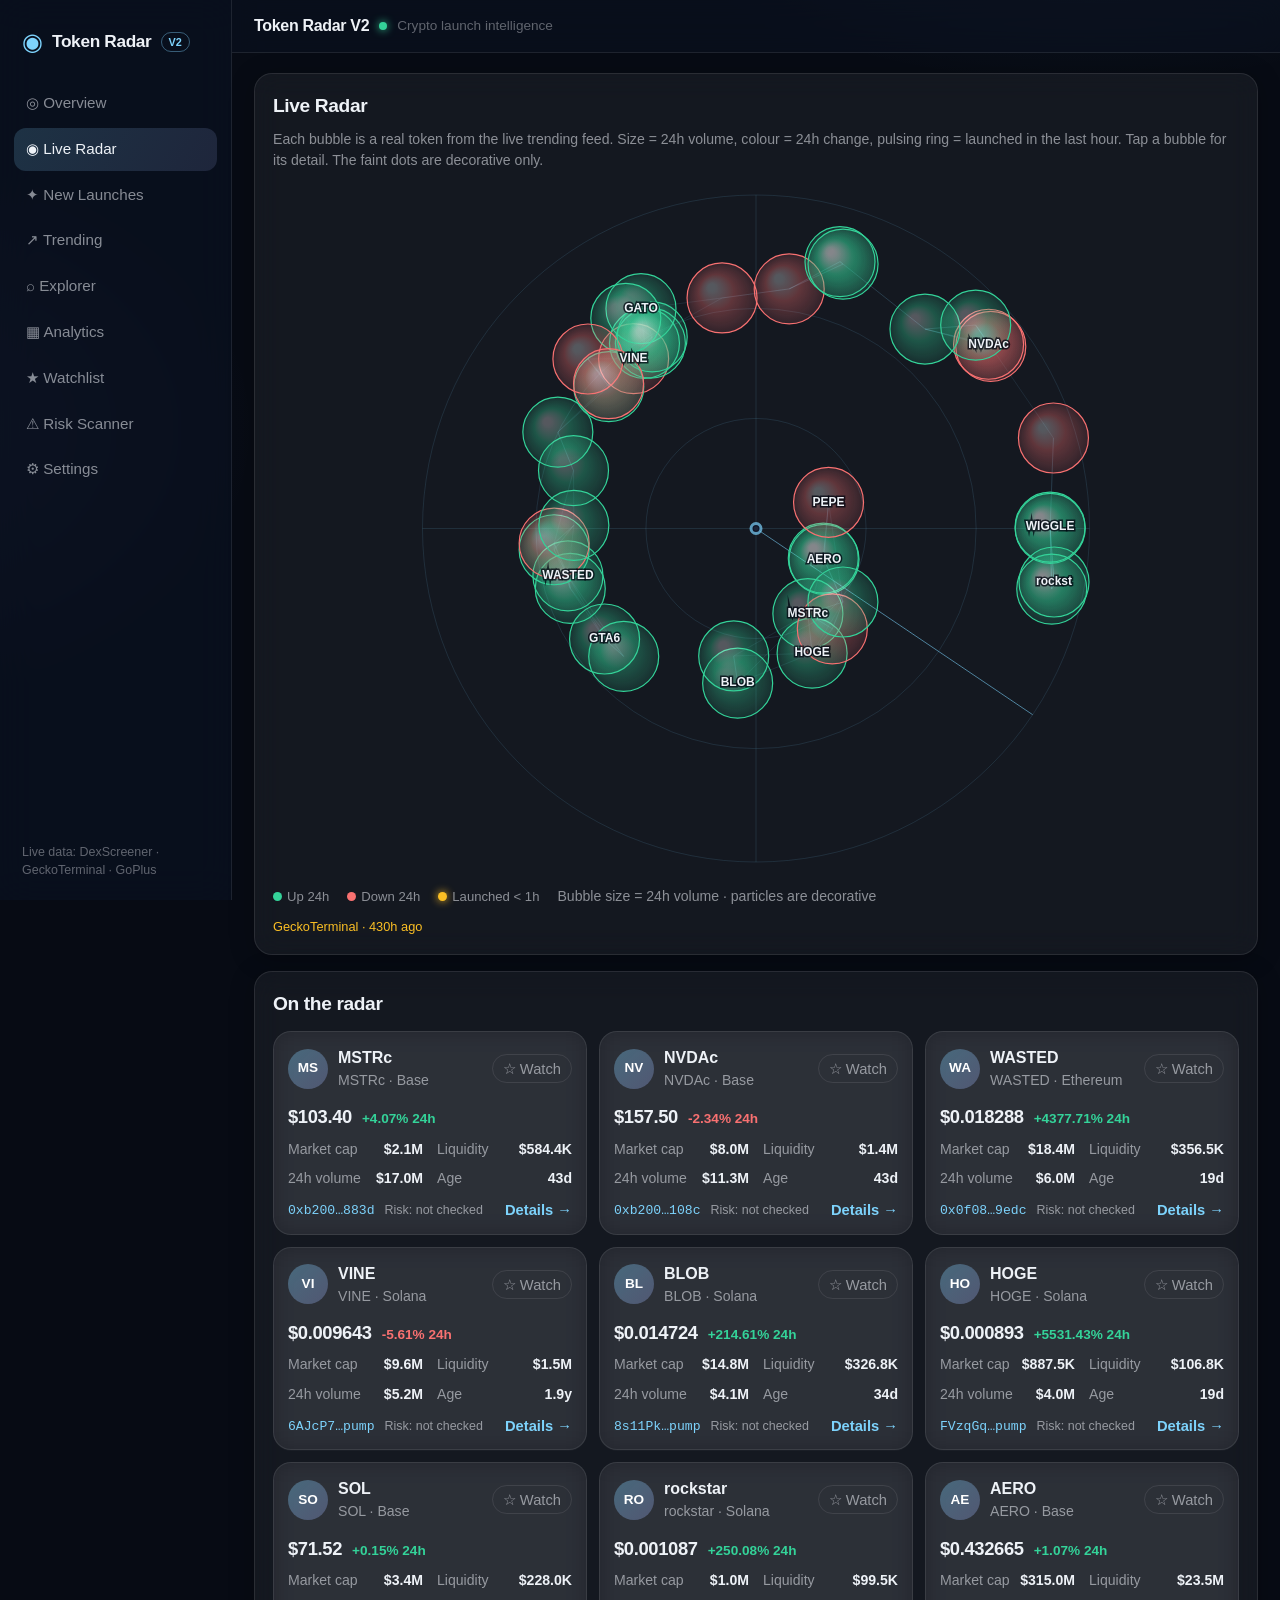
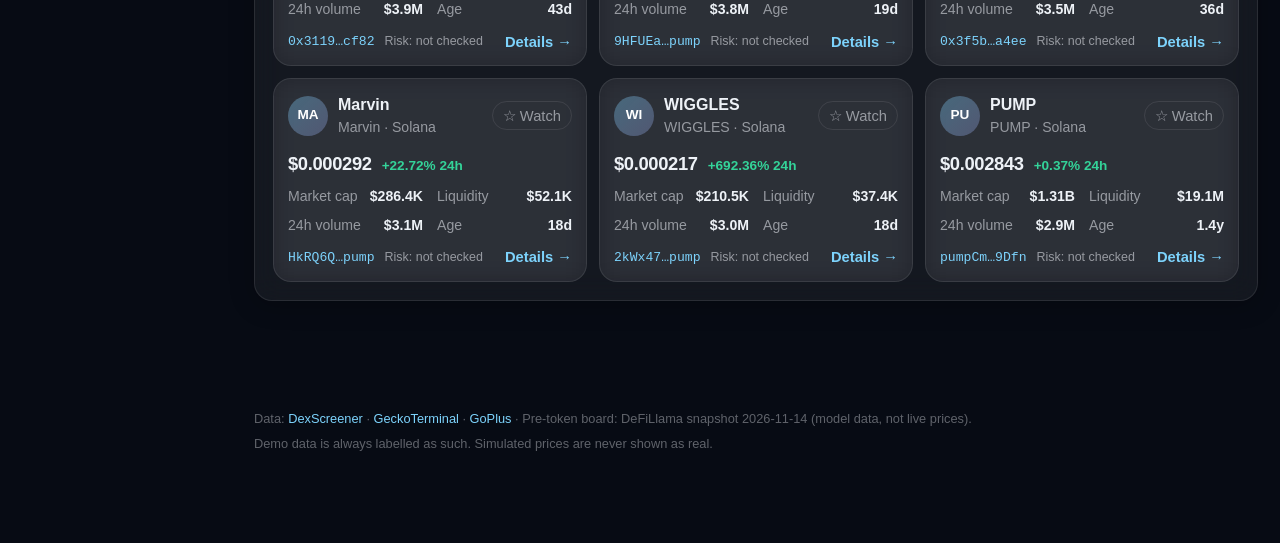
<file: shot-radar.html>
<!doctype html>
<html lang="en">
<head>
<meta charset="utf-8">
<meta name="viewport" content="width=device-width, initial-scale=1, viewport-fit=cover">
<meta name="description" content="Token Radar V2 — live crypto launch intelligence: radar, charts, discovery and risk checks from DexScreener, GeckoTerminal and GoPlus.">
<title>Token Radar V2 — Live Crypto Launch Intelligence</title>
<link rel="stylesheet" href="css/app.css?v=5">
<script>location.hash = "#/radar";</script>
</head>
<body>
<div id="app" aria-busy="true"></div>
<noscript><p style="padding:20px">Token Radar V2 needs JavaScript: the radar, charts and discovery views are rendered live from DexScreener, GeckoTerminal and GoPlus.</p></noscript>
<script src="data.js?v=5"></script>
<script src="js/api.js?v=5"></script>
<script>
/* Screenshot variant: embedded live snapshot (fetched 2026-11-16 17:46 UTC) so the
   app renders loaded data instantly. Real data from GeckoTerminal/DexScreener;
   the freshness label shows the snapshot age honestly. */
window.__SEED__ = {"trending":[{"key":"base:0xb2000000000000000000004884b426556b92883d","chainId":"base","chainName":"Base","dexId":"","pairAddress":"0x66dcd42e6314b287110922ae36cb2a8bdeecc153","address":"0xb2000000000000000000004884b426556b92883d","name":"MSTRc","symbol":"MSTRc","icon":null,"priceUsd":103.402672345232,"chg5m":null,"chg1h":-0.306,"chg6h":null,"chg24h":4.071,"volume24h":16956058.1372617,"liquidityUsd":584447.8319,"fdv":2181484.77266079,"mcap":2086584.59490708,"pairCreatedAt":1792637429000,"txns24h":{"buys":11599,"sells":11815},"url":"https://www.geckoterminal.com/base/pools/0x66dcd42e6314b287110922ae36cb2a8bdeecc153","source":"GeckoTerminal","boosted":false},{"key":"base:0xb20000000000000000000078ee7ce2fe4908108c","chainId":"base","chainName":"Base","dexId":"","pairAddress":"0xf668e21993f0acd7ab00bb1cfbaed0df28a3c8ec","address":"0xb20000000000000000000078ee7ce2fe4908108c","name":"NVDAc","symbol":"NVDAc","icon":null,"priceUsd":157.497497534106,"chg5m":null,"chg1h":-1.3,"chg6h":null,"chg24h":-2.341,"volume24h":11277383.9049548,"liquidityUsd":1438625.6212,"fdv":8264488.70513769,"mcap":8001309.43040033,"pairCreatedAt":1792637449000,"txns24h":{"buys":5901,"sells":6013},"url":"https://www.geckoterminal.com/base/pools/0xf668e21993f0acd7ab00bb1cfbaed0df28a3c8ec","source":"GeckoTerminal","boosted":false},{"key":"ethereum:0x0f08046cf0f51616be643f8434232c51c2189edc","chainId":"ethereum","chainName":"Ethereum","dexId":"","pairAddress":"0xf02a034256c93f5a16d1f370ef5c34de8753663eb81c1a361863b1b6f377507e","address":"0x0f08046cf0f51616be643f8434232c51c2189edc","name":"WASTED","symbol":"WASTED","icon":null,"priceUsd":0.0182882554921432,"chg5m":null,"chg1h":-2.092,"chg6h":null,"chg24h":4377.709,"volume24h":6036134.12505979,"liquidityUsd":356527.6622,"fdv":18397576.41,"mcap":null,"pairCreatedAt":1794703895000,"txns24h":{"buys":3710,"sells":1031},"url":"https://www.geckoterminal.com/eth/pools/0xf02a034256c93f5a16d1f370ef5c34de8753663eb81c1a361863b1b6f377507e","source":"GeckoTerminal","boosted":false},{"key":"solana:6ajcp7wulwmrylbnbi825wgguapswzpbehchndprpump","chainId":"solana","chainName":"Solana","dexId":"","pairAddress":"58fzJMbX5PatnfJPqWWsqkVFPRKptkbb5r2vCw4Qq3z9","address":"6AJcP7wuLwmRYLBNbi825wgguaPsWzPBEHcHndpRpump","name":"VINE","symbol":"VINE","icon":null,"priceUsd":0.009643007508936525,"chg5m":null,"chg1h":-8.462,"chg6h":null,"chg24h":-5.607,"volume24h":5194647.37696701,"liquidityUsd":1464409.955,"fdv":9597728.1303365,"mcap":9597728.1303365,"pairCreatedAt":1737591763000,"txns24h":{"buys":17185,"sells":18477},"url":"https://www.geckoterminal.com/solana/pools/58fzJMbX5PatnfJPqWWsqkVFPRKptkbb5r2vCw4Qq3z9","source":"GeckoTerminal","boosted":false},{"key":"solana:8s11pkgqt4zzdz7oo84hk5t9hg1evdgajcg4w7lpump","chainId":"solana","chainName":"Solana","dexId":"","pairAddress":"Hr9qopJXCuak38rxDpZduUFhdAK2BfjtoXbfQZVn2EwU","address":"8s11PkgQt4ZzdZ7oo84hK5t9HG1EvdgAjcg4W7Lpump","name":"BLOB","symbol":"BLOB","icon":null,"priceUsd":0.014724268608371616,"chg5m":null,"chg1h":6.535,"chg6h":null,"chg24h":214.608,"volume24h":4143387.13347656,"liquidityUsd":326774.0904,"fdv":14804610.6068534,"mcap":null,"pairCreatedAt":1793460972000,"txns24h":{"buys":19320,"sells":16138},"url":"https://www.geckoterminal.com/solana/pools/Hr9qopJXCuak38rxDpZduUFhdAK2BfjtoXbfQZVn2EwU","source":"GeckoTerminal","boosted":false},{"key":"solana:fvzqgqrmr4uh1fif6dewmwbj1p4yuzcu8dcw4efopump","chainId":"solana","chainName":"Solana","dexId":"","pairAddress":"7CNC9gGegzEfFK8fLXiYUhdtMEeFPQZoND56U1Mxhnor","address":"FVzqGqRmr4UH1Fif6dewmwbJ1p4YUZCu8dcw4Efopump","name":"HOGE","symbol":"HOGE","icon":null,"priceUsd":0.0008927316346527743,"chg5m":null,"chg1h":51.821,"chg6h":null,"chg24h":5531.428,"volume24h":4011092.5456824,"liquidityUsd":106762.5833,"fdv":887483.0547,"mcap":null,"pairCreatedAt":1794725770000,"txns24h":{"buys":37210,"sells":26906},"url":"https://www.geckoterminal.com/solana/pools/7CNC9gGegzEfFK8fLXiYUhdtMEeFPQZoND56U1Mxhnor","source":"GeckoTerminal","boosted":false},{"key":"base:0x311935cd80b76769bf2ecc9d8ab7635b2139cf82","chainId":"base","chainName":"Base","dexId":"","pairAddress":"0x868eed6bad4bd368cd053b766f84cc727697589a","address":"0x311935cd80b76769bf2ecc9d8ab7635b2139cf82","name":"SOL","symbol":"SOL","icon":null,"priceUsd":71.5235609149678,"chg5m":null,"chg1h":0.805,"chg6h":null,"chg24h":0.147,"volume24h":3867854.86160498,"liquidityUsd":227950.685,"fdv":24058441.8238526,"mcap":3416564.80030531,"pairCreatedAt":1792637455000,"txns24h":{"buys":6343,"sells":6915},"url":"https://www.geckoterminal.com/base/pools/0x868eed6bad4bd368cd053b766f84cc727697589a","source":"GeckoTerminal","boosted":false},{"key":"solana:9hfueab7sompldptaatgkrymngbtbafmhhmvpjebpump","chainId":"solana","chainName":"Solana","dexId":"","pairAddress":"5PYNPPTNpdG5REsu3VqeJKqHePiJ1uwP5L7A2CcHMxdY","address":"9HFUEab7sompLDPTAaTGkryMNGbtBaFMhHMVpJEBpump","name":"rockstar","symbol":"rockstar","icon":null,"priceUsd":0.0010871157223065907,"chg5m":null,"chg1h":24.651,"chg6h":null,"chg24h":250.08,"volume24h":3791938.0946453,"liquidityUsd":99452.9167,"fdv":1038539.6,"mcap":null,"pairCreatedAt":1794740418000,"txns24h":{"buys":38413,"sells":28398},"url":"https://www.geckoterminal.com/solana/pools/5PYNPPTNpdG5REsu3VqeJKqHePiJ1uwP5L7A2CcHMxdY","source":"GeckoTerminal","boosted":false},{"key":"base:0x3f5bf3edac59d650d8fdf9657a71f2f904a3a4ee","chainId":"base","chainName":"Base","dexId":"","pairAddress":"0xf634058dc94e6bf8e828e27621320c423bc8b18e","address":"0x3f5bf3edac59d650d8fdf9657a71f2f904a3a4ee","name":"AERO","symbol":"AERO","icon":null,"priceUsd":0.432664803190768,"chg5m":null,"chg1h":1.717,"chg6h":null,"chg24h":1.075,"volume24h":3512716.08702019,"liquidityUsd":23464983.5974,"fdv":932794399.879241,"mcap":314978284.424392,"pairCreatedAt":1793272289000,"txns24h":{"buys":1281,"sells":1709},"url":"https://www.geckoterminal.com/base/pools/0xf634058dc94e6bf8e828e27621320c423bc8b18e","source":"GeckoTerminal","boosted":false},{"key":"solana:hkrq6qcadi5yuonpzda1q7yvf3r7ldemaw1akksxpump","chainId":"solana","chainName":"Solana","dexId":"","pairAddress":"5dEBrzrm8F8aXNGkDR4qXEwXm11h62sJgPuPJMXHxCta","address":"HkRQ6Qcadi5yuoNpZdA1Q7yVF3r7LdEmAw1aKkSxpump","name":"Marvin","symbol":"Marvin","icon":null,"priceUsd":0.0002921882115692113,"chg5m":null,"chg1h":-15.796,"chg6h":null,"chg24h":22.716,"volume24h":3087143.84806428,"liquidityUsd":52121.1748,"fdv":286447.745128267,"mcap":null,"pairCreatedAt":1794800584000,"txns24h":{"buys":39204,"sells":27018},"url":"https://www.geckoterminal.com/solana/pools/5dEBrzrm8F8aXNGkDR4qXEwXm11h62sJgPuPJMXHxCta","source":"GeckoTerminal","boosted":false},{"key":"solana:2kwx47curcxtzptfnnbsxkq3vo1ebqylbhrytkrgpump","chainId":"solana","chainName":"Solana","dexId":"","pairAddress":"6Lk5AZYQ9TkvqMzAc6YQ2RwWSg46RzuN3enqu6g6xQAE","address":"2kWx47CUrcXtzptFNnbSXKq3vo1ebqyLBhRytKRGpump","name":"WIGGLES","symbol":"WIGGLES","icon":null,"priceUsd":0.00021670318189738114,"chg5m":null,"chg1h":-2.214,"chg6h":null,"chg24h":692.356,"volume24h":3048929.45029652,"liquidityUsd":37399.6025,"fdv":210542.280783929,"mcap":null,"pairCreatedAt":1794780836000,"txns24h":{"buys":44627,"sells":26982},"url":"https://www.geckoterminal.com/solana/pools/6Lk5AZYQ9TkvqMzAc6YQ2RwWSg46RzuN3enqu6g6xQAE","source":"GeckoTerminal","boosted":false},{"key":"solana:pumpcmxqmfrsakq5r49wcjnrayyrqmxz6ae8h7h9dfn","chainId":"solana","chainName":"Solana","dexId":"","pairAddress":"2uF4Xh61rDwxnG9woyxsVQP7zuA6kLFpb3NvnRQeoiSd","address":"pumpCmXqMfrsAkQ5r49WcJnRayYRqmXz6ae8H7H9Dfn","name":"PUMP","symbol":"PUMP","icon":null,"priceUsd":0.002843183606250954,"chg5m":null,"chg1h":0.995,"chg6h":null,"chg24h":0.368,"volume24h":2947461.99872548,"liquidityUsd":19090519.2279,"fdv":2351400265.41963,"mcap":1310045540.75561,"pairCreatedAt":1752512154000,"txns24h":{"buys":4817,"sells":6253},"url":"https://www.geckoterminal.com/solana/pools/2uF4Xh61rDwxnG9woyxsVQP7zuA6kLFpb3NvnRQeoiSd","source":"GeckoTerminal","boosted":false},{"key":"ethereum:0xab54a27a4b41957beb30d5eabd2cfad559081a87","chainId":"ethereum","chainName":"Ethereum","dexId":"","pairAddress":"0xc0d2b80f120eb9e4936c8a5d0e9171736470d3aadf34a17bd95d872904a4378e","address":"0xab54a27a4b41957beb30d5eabd2cfad559081a87","name":"GATO","symbol":"GATO","icon":null,"priceUsd":0.0175526320651354,"chg5m":null,"chg1h":0.885,"chg6h":null,"chg24h":5.588,"volume24h":2349426.59574559,"liquidityUsd":354945.5531,"fdv":17412398.19,"mcap":17412398.19,"pairCreatedAt":1794620579000,"txns24h":{"buys":1277,"sells":678},"url":"https://www.geckoterminal.com/eth/pools/0xc0d2b80f120eb9e4936c8a5d0e9171736470d3aadf34a17bd95d872904a4378e","source":"GeckoTerminal","boosted":false},{"key":"solana:4cxjzymnof1p6exhxhv1twps2x47cuumlwtge18spump","chainId":"solana","chainName":"Solana","dexId":"","pairAddress":"Ho1aSG6WGH1FfXdEHrK2f4Ggt1Hoxo9s5jcLMDqeyeBz","address":"4CxjZyMNoF1p6eXHXHv1TWpS2X47CuUmLwtGe18spump","name":"mihao","symbol":"mihao","icon":null,"priceUsd":0.016939499404508198,"chg5m":null,"chg1h":11.556,"chg6h":null,"chg24h":7.131,"volume24h":2320242.8692039,"liquidityUsd":447216.9062,"fdv":16131517.5614159,"mcap":16131521.2916801,"pairCreatedAt":1792946595000,"txns24h":{"buys":17075,"sells":11376},"url":"https://www.geckoterminal.com/solana/pools/Ho1aSG6WGH1FfXdEHrK2f4Ggt1Hoxo9s5jcLMDqeyeBz","source":"GeckoTerminal","boosted":false},{"key":"ethereum:0x37f5dad784304ac1911b95046134c1b74e4d72a9","chainId":"ethereum","chainName":"Ethereum","dexId":"","pairAddress":"0xc8348da228ba2b0940f2e569a15270927ee05307e0bcf65e19702c3cbede270a","address":"0x37f5dad784304ac1911b95046134c1b74e4d72a9","name":"Macca","symbol":"Macca","icon":null,"priceUsd":0.018562462143487,"chg5m":null,"chg1h":5.563,"chg6h":null,"chg24h":18.084,"volume24h":2165300.56488495,"liquidityUsd":363650.0396,"fdv":18252949.51,"mcap":18252949.51,"pairCreatedAt":1794662651000,"txns24h":{"buys":2167,"sells":774},"url":"https://www.geckoterminal.com/eth/pools/0xc8348da228ba2b0940f2e569a15270927ee05307e0bcf65e19702c3cbede270a","source":"GeckoTerminal","boosted":false},{"key":"solana:4kjruqghdssqkmdffcjv7vb62hpfhtxywc2t6jpqzdnz","chainId":"solana","chainName":"Solana","dexId":"","pairAddress":"5AFbwVSQPJf4cgEjq4TajZYyPYUvYktrRN3SahNrPnmv","address":"4kjruqGHDsSqkMdFfCjV7Vb62HPFhtXyWc2t6JpQzDnz","name":"GTA6","symbol":"GTA6","icon":null,"priceUsd":0.010856989296279628,"chg5m":null,"chg1h":-14.015,"chg6h":null,"chg24h":62.793,"volume24h":2081990.58371789,"liquidityUsd":134094.8075,"fdv":10958305.39,"mcap":null,"pairCreatedAt":1793282181000,"txns24h":{"buys":20103,"sells":15258},"url":"https://www.geckoterminal.com/solana/pools/5AFbwVSQPJf4cgEjq4TajZYyPYUvYktrRN3SahNrPnmv","source":"GeckoTerminal","boosted":false},{"key":"ethereum:0x6982508145454ce325ddbe47a25d4ec3d2311933","chainId":"ethereum","chainName":"Ethereum","dexId":"","pairAddress":"0xa43fe16908251ee70ef74718545e4fe6c5ccec9f","address":"0x6982508145454ce325ddbe47a25d4ec3d2311933","name":"PEPE","symbol":"PEPE","icon":null,"priceUsd":3.85386835225339e-06,"chg5m":null,"chg1h":0.286,"chg6h":null,"chg24h":-0.793,"volume24h":1424387.48184517,"liquidityUsd":25199387.0752,"fdv":1594624164.96621,"mcap":1621283877.00288,"pairCreatedAt":1681492871000,"txns24h":{"buys":359,"sells":414},"url":"https://www.geckoterminal.com/eth/pools/0xa43fe16908251ee70ef74718545e4fe6c5ccec9f","source":"GeckoTerminal","boosted":false},{"key":"solana:hsprhxbrgivaqdrf3tnknuzztax9juspgmfdakk6pump","chainId":"solana","chainName":"Solana","dexId":"","pairAddress":"5E3dXLXGwmTDCokA51WYYaKttjFZBwqCoyUHBUi5gt2m","address":"HsprHxBRgiVaQdRf3TnKNuZZtaX9JUSPgMFdAkk6pump","name":"GATO","symbol":"GATO","icon":null,"priceUsd":0.005894131769592741,"chg5m":null,"chg1h":1.136,"chg6h":null,"chg24h":-15.679,"volume24h":1394990.86152099,"liquidityUsd":250643.7325,"fdv":5834551.67400027,"mcap":null,"pairCreatedAt":1787660841000,"txns24h":{"buys":10834,"sells":11301},"url":"https://www.geckoterminal.com/solana/pools/5E3dXLXGwmTDCokA51WYYaKttjFZBwqCoyUHBUi5gt2m","source":"GeckoTerminal","boosted":true},{"key":"solana:6gmafsys4gk3fdao5fzzysqppzawsa4rujhacpmpungx","chainId":"solana","chainName":"Solana","dexId":"","pairAddress":"zxTpi4BtaWX3mgdAPoezkMD1hxx8CdeCfrqXMWvSCLX","address":"6GmAFSYs4gk3FDao5FzzySQpPZaWsa4rUJHacpMpUNgx","name":"STONK","symbol":"STONK","icon":null,"priceUsd":0.04080712121082039,"chg5m":null,"chg1h":0.569,"chg6h":null,"chg24h":-2.902,"volume24h":1198391.61896955,"liquidityUsd":1883343.8225,"fdv":31797074.8064637,"mcap":31800369.8364504,"pairCreatedAt":1786531900000,"txns24h":{"buys":3449,"sells":2433},"url":"https://www.geckoterminal.com/solana/pools/zxTpi4BtaWX3mgdAPoezkMD1hxx8CdeCfrqXMWvSCLX","source":"GeckoTerminal","boosted":false},{"key":"ethereum:0x7fc66500c84a76ad7e9c93437bfc5ac33e2ddae9","chainId":"ethereum","chainName":"Ethereum","dexId":"","pairAddress":"0x5ab53ee1d50eef2c1dd3d5402789cd27bb52c1bb","address":"0x7fc66500c84a76ad7e9c93437bfc5ac33e2ddae9","name":"AAVE","symbol":"AAVE","icon":null,"priceUsd":107.663088938034,"chg5m":null,"chg1h":-0.683,"chg6h":null,"chg24h":1.23,"volume24h":1173688.23136129,"liquidityUsd":5591786.4311,"fdv":1722609389.26618,"mcap":1662432176.29272,"pairCreatedAt":1640782989000,"txns24h":{"buys":147,"sells":157},"url":"https://www.geckoterminal.com/eth/pools/0x5ab53ee1d50eef2c1dd3d5402789cd27bb52c1bb","source":"GeckoTerminal","boosted":false},{"key":"ethereum:0x45804880de22913dafe09f4980848ece6ecbaf78","chainId":"ethereum","chainName":"Ethereum","dexId":"","pairAddress":"0x5ae13baaef0620fdae1d355495dc51a17adb4082","address":"0x45804880de22913dafe09f4980848ece6ecbaf78","name":"PAXG","symbol":"PAXG","icon":null,"priceUsd":3850.36510190481,"chg5m":null,"chg1h":0.148,"chg6h":null,"chg24h":0.591,"volume24h":967639.596607971,"liquidityUsd":2015297.2882,"fdv":1706444794.60608,"mcap":1723148113.45227,"pairCreatedAt":1655265060000,"txns24h":{"buys":310,"sells":309},"url":"https://www.geckoterminal.com/eth/pools/0x5ae13baaef0620fdae1d355495dc51a17adb4082","source":"GeckoTerminal","boosted":false},{"key":"ethereum:0xb3a6add33f777ac6ea0ec88bdf533573c8bbbc03","chainId":"ethereum","chainName":"Ethereum","dexId":"","pairAddress":"0xed6c13aa281124eeb8cd9195bba31a3a78b1d6a84665fb3da0ad86cd130f6900","address":"0xb3a6add33f777ac6ea0ec88bdf533573c8bbbc03","name":"mihao","symbol":"mihao","icon":null,"priceUsd":0.0159965427708685,"chg5m":null,"chg1h":-1.735,"chg6h":null,"chg24h":17.018,"volume24h":961966.90202377,"liquidityUsd":341229.2933,"fdv":15965096.57,"mcap":15965096.57,"pairCreatedAt":1794376043000,"txns24h":{"buys":1022,"sells":290},"url":"https://www.geckoterminal.com/eth/pools/0xed6c13aa281124eeb8cd9195bba31a3a78b1d6a84665fb3da0ad86cd130f6900","source":"GeckoTerminal","boosted":false},{"key":"ethereum:0x232ce3bd40fcd6f80f3d55a522d03f25df784ee2","chainId":"ethereum","chainName":"Ethereum","dexId":"","pairAddress":"0x8366b1dde4de12c8806985fbb599d408d92d01a6faf2e478cc6bb76189cc00f1","address":"0x232ce3bd40fcd6f80f3d55a522d03f25df784ee2","name":"LIT","symbol":"LIT","icon":null,"priceUsd":2.6629462798588,"chg5m":null,"chg1h":2.025,"chg6h":null,"chg24h":-5.47,"volume24h":872755.100718409,"liquidityUsd":521316.7173,"fdv":2628371842.76419,"mcap":669199257.075,"pairCreatedAt":1768706051000,"txns24h":{"buys":443,"sells":463},"url":"https://www.geckoterminal.com/eth/pools/0x8366b1dde4de12c8806985fbb599d408d92d01a6faf2e478cc6bb76189cc00f1","source":"GeckoTerminal","boosted":false},{"key":"solana:4b8cdhpz8ng1ctmp2jk2w8wgawj5njnap1devsz2pump","chainId":"solana","chainName":"Solana","dexId":"","pairAddress":"GEc5NcEhDr85aUvjESEvz22jWj6kkMQsgtd6aNJPdDGf","address":"4B8CdHPZ8ng1CtMP2Jk2W8wGAwJ5nJnap1deVsz2pump","name":"BUTTHOLE","symbol":"BUTTHOLE","icon":null,"priceUsd":0.0004877554164306741,"chg5m":null,"chg1h":-17.467,"chg6h":null,"chg24h":22.35,"volume24h":870997.807836924,"liquidityUsd":196251.8546,"fdv":487755.4164,"mcap":null,"pairCreatedAt":1794756940000,"txns24h":{"buys":4215,"sells":3054},"url":"https://www.geckoterminal.com/solana/pools/GEc5NcEhDr85aUvjESEvz22jWj6kkMQsgtd6aNJPdDGf","source":"GeckoTerminal","boosted":false},{"key":"base:0xacfe6019ed1a7dc6f7b508c02d1b04ec88cc21bf","chainId":"base","chainName":"Base","dexId":"","pairAddress":"0x01784ef301d79e4b2df3a21ad9a536d4cf09a5ce","address":"0xacfe6019ed1a7dc6f7b508c02d1b04ec88cc21bf","name":"VVV","symbol":"VVV","icon":null,"priceUsd":19.8911981281617,"chg5m":null,"chg1h":1.416,"chg6h":null,"chg24h":-0.249,"volume24h":771138.861004424,"liquidityUsd":6519334.8203,"fdv":1616251471.36729,"mcap":974547286.942461,"pairCreatedAt":1737996299000,"txns24h":{"buys":7200,"sells":1042},"url":"https://www.geckoterminal.com/base/pools/0x01784ef301d79e4b2df3a21ad9a536d4cf09a5ce","source":"GeckoTerminal","boosted":false},{"key":"solana:5qap7okuqkffwwo5daeqdottsblmpdbqtxekcdatpump","chainId":"solana","chainName":"Solana","dexId":"","pairAddress":"Eoe22HdCa9rhtBwKL6nNZmZxfuzF35xkxobcvfaF1vWQ","address":"5qaP7oKUqKffwwo5DaEqDoTtsBLMpdbQTxEkCDaTpump","name":"Max","symbol":"Max","icon":null,"priceUsd":0.0011717473354242573,"chg5m":null,"chg1h":7.886,"chg6h":null,"chg24h":-1.206,"volume24h":711808.850025532,"liquidityUsd":140342.5715,"fdv":1170670.2794164,"mcap":1170670.28211058,"pairCreatedAt":1794430829000,"txns24h":{"buys":4292,"sells":3909},"url":"https://www.geckoterminal.com/solana/pools/Eoe22HdCa9rhtBwKL6nNZmZxfuzF35xkxobcvfaF1vWQ","source":"GeckoTerminal","boosted":false},{"key":"solana:gexthzhgaswpaq7fi8qrhfubjpimunsyhjiaa7xzpump","chainId":"solana","chainName":"Solana","dexId":"","pairAddress":"TT7DKs9YjJZj1fwMGoPmKBmDreZzyMAMrHoDCGdfwqN","address":"GexThZHgaswpAQ7Fi8QrHFubjPimUNSYhJiAA7XZpump","name":"WASTED","symbol":"WASTED","icon":null,"priceUsd":0.003269065348627853,"chg5m":null,"chg1h":2.149,"chg6h":null,"chg24h":-32.204,"volume24h":667462.269947586,"liquidityUsd":165637.9498,"fdv":3190953.48999734,"mcap":3190953.48999734,"pairCreatedAt":1793383775000,"txns24h":{"buys":7129,"sells":4769},"url":"https://www.geckoterminal.com/solana/pools/TT7DKs9YjJZj1fwMGoPmKBmDreZzyMAMrHoDCGdfwqN","source":"GeckoTerminal","boosted":true},{"key":"base:0x9d0e8f5b25384c7310cb8c6ae32c8fbeb645d083","chainId":"base","chainName":"Base","dexId":"","pairAddress":"0xe2654cc01616e962fbfcc4277c23062e59e70e39f87221d77b6d438705a5f286","address":"0x9d0e8f5b25384c7310cb8c6ae32c8fbeb645d083","name":"DRV","symbol":"DRV","icon":null,"priceUsd":0.287781645647061,"chg5m":null,"chg1h":0.706,"chg6h":null,"chg24h":0.8,"volume24h":614296.375944755,"liquidityUsd":2419515.5147,"fdv":56388168.5311204,"mcap":307402808.097409,"pairCreatedAt":1779773031000,"txns24h":{"buys":989,"sells":843},"url":"https://www.geckoterminal.com/base/pools/0xe2654cc01616e962fbfcc4277c23062e59e70e39f87221d77b6d438705a5f286","source":"GeckoTerminal","boosted":false},{"key":"solana:ai66lhzg9mczg1wkdawwqduvaxpnduuv8m3uyq5ppump","chainId":"solana","chainName":"Solana","dexId":"","pairAddress":"HMzvsEEmtzHhvZNw9uwbaG85HCTmFnkbhzUx16cy7ca3","address":"Ai66LHZG9MCzg1WKdawwqduVAXpNDUuV8M3uyq5ppump","name":"CATE","symbol":"CATE","icon":null,"priceUsd":0.01735678168860113,"chg5m":null,"chg1h":0.248,"chg6h":null,"chg24h":5.429,"volume24h":582152.170647491,"liquidityUsd":1280575.8312,"fdv":16753506.3348788,"mcap":16757554.5361803,"pairCreatedAt":1785083563000,"txns24h":{"buys":5090,"sells":3554},"url":"https://www.geckoterminal.com/solana/pools/HMzvsEEmtzHhvZNw9uwbaG85HCTmFnkbhzUx16cy7ca3","source":"GeckoTerminal","boosted":false},{"key":"ethereum:0x68749665ff8d2d112fa859aa293f07a622782f38","chainId":"ethereum","chainName":"Ethereum","dexId":"","pairAddress":"0xace88ccc9f71c811ea38ea93d707d036579166d4","address":"0x68749665ff8d2d112fa859aa293f07a622782f38","name":"XAUt","symbol":"XAUt","icon":null,"priceUsd":3835.45390010658,"chg5m":null,"chg1h":-0.437,"chg6h":null,"chg24h":0.542,"volume24h":516155.872218693,"liquidityUsd":361569.494,"fdv":3173522171.61654,"mcap":3102861608.7988,"pairCreatedAt":1792638710000,"txns24h":{"buys":227,"sells":213},"url":"https://www.geckoterminal.com/eth/pools/0xace88ccc9f71c811ea38ea93d707d036579166d4","source":"GeckoTerminal","boosted":false},{"key":"base:0x940181a94a35a4569e4529a3cdfb74e38fd98631","chainId":"base","chainName":"Base","dexId":"","pairAddress":"0x6cdcb1c4a4d1c3c6d054b27ac5b77e89eafb971d","address":"0x940181a94a35a4569e4529a3cdfb74e38fd98631","name":"AERO","symbol":"AERO","icon":null,"priceUsd":0.435626947345425,"chg5m":null,"chg1h":1.488,"chg6h":null,"chg24h":0.943,"volume24h":488624.074776104,"liquidityUsd":3698032.4165,"fdv":874781245.756686,"mcap":118942593.026442,"pairCreatedAt":1694127055000,"txns24h":{"buys":603,"sells":621},"url":"https://www.geckoterminal.com/base/pools/0x6cdcb1c4a4d1c3c6d054b27ac5b77e89eafb971d","source":"GeckoTerminal","boosted":false},{"key":"solana:9crcn9rgt8v2imem2baks13yhmeais3rum3rpvtgpump","chainId":"solana","chainName":"Solana","dexId":"","pairAddress":"FnzKY6x7entQ1eR3D225dQyT7ybfka4PskBMQhb8L3CC","address":"9cRCn9rGT8V2imeM2BaKs13yhMEais3ruM3rPvTGpump","name":"ANSEM","symbol":"ANSEM","icon":null,"priceUsd":0.04885845113728464,"chg5m":null,"chg1h":1.7,"chg6h":null,"chg24h":0.659,"volume24h":481010.164880954,"liquidityUsd":1170848.4499,"fdv":48823362.0820017,"mcap":48823797.3338686,"pairCreatedAt":1781643948000,"txns24h":{"buys":8447,"sells":3621},"url":"https://www.geckoterminal.com/solana/pools/FnzKY6x7entQ1eR3D225dQyT7ybfka4PskBMQhb8L3CC","source":"GeckoTerminal","boosted":false},{"key":"ethereum:0x45276f4d5407351ca4631dec952d661fdc240a67","chainId":"ethereum","chainName":"Ethereum","dexId":"","pairAddress":"0xb32495e38564540ff500e473b85e6d6c698352958061dd6d4c179997810b4a58","address":"0x45276f4d5407351ca4631dec952d661fdc240a67","name":"GTA6","symbol":"GTA6","icon":null,"priceUsd":0.000522100552849053,"chg5m":null,"chg1h":95.267,"chg6h":null,"chg24h":5229.74,"volume24h":438072.164677483,"liquidityUsd":54225.4023,"fdv":498094.1124,"mcap":null,"pairCreatedAt":1794620327000,"txns24h":{"buys":757,"sells":267},"url":"https://www.geckoterminal.com/eth/pools/0xb32495e38564540ff500e473b85e6d6c698352958061dd6d4c179997810b4a58","source":"GeckoTerminal","boosted":false},{"key":"solana:fs1pbmzkp2qw1atc64golamhstecaos9ot8bgpgdpump","chainId":"solana","chainName":"Solana","dexId":"","pairAddress":"AgqoLMPxk7ETjY74TnyePqKSQQYTTsCrmMVgyQRkaJK3","address":"FS1pBmZKp2Qw1atC64GoLamHstECAos9ot8bGPgDpump","name":"Socks","symbol":"Socks","icon":null,"priceUsd":5.012324952844136e-05,"chg5m":null,"chg1h":-19.308,"chg6h":null,"chg24h":-67.182,"volume24h":415536.957737805,"liquidityUsd":17221.4481,"fdv":49721.87709,"mcap":null,"pairCreatedAt":1794735943000,"txns24h":{"buys":5540,"sells":4621},"url":"https://www.geckoterminal.com/solana/pools/AgqoLMPxk7ETjY74TnyePqKSQQYTTsCrmMVgyQRkaJK3","source":"GeckoTerminal","boosted":false},{"key":"ethereum:0x00f3c42833c3170159af4e92dbb451fb3f708917","chainId":"ethereum","chainName":"Ethereum","dexId":"","pairAddress":"0x4068038ab5490063a3ead93b3712ed082e62bd59","address":"0x00f3c42833c3170159af4e92dbb451fb3f708917","name":"ICP","symbol":"ICP","icon":null,"priceUsd":2.49935565611166,"chg5m":null,"chg1h":1.642,"chg6h":null,"chg24h":13.16,"volume24h":309116.931116107,"liquidityUsd":264875.1773,"fdv":1886421.91157191,"mcap":1395371772.42936,"pairCreatedAt":1751627195000,"txns24h":{"buys":436,"sells":385},"url":"https://www.geckoterminal.com/eth/pools/0x4068038ab5490063a3ead93b3712ed082e62bd59","source":"GeckoTerminal","boosted":false},{"key":"ethereum:0x8ed97a637a790be1feff5e888d43629dc05408f6","chainId":"ethereum","chainName":"Ethereum","dexId":"","pairAddress":"0x69c7bd26512f52bf6f76fab834140d13dda673ca","address":"0x8ed97a637a790be1feff5e888d43629dc05408f6","name":"NPC","symbol":"NPC","icon":null,"priceUsd":0.011824730361866,"chg5m":null,"chg1h":0.444,"chg6h":null,"chg24h":-3.755,"volume24h":301435.546334558,"liquidityUsd":3203782.3019,"fdv":95185598.1152951,"mcap":95190575.4628852,"pairCreatedAt":1690648127000,"txns24h":{"buys":268,"sells":327},"url":"https://www.geckoterminal.com/eth/pools/0x69c7bd26512f52bf6f76fab834140d13dda673ca","source":"GeckoTerminal","boosted":false},{"key":"base:0x7ba6f01772924a82d9626c126347a28299e98c98","chainId":"base","chainName":"Base","dexId":"","pairAddress":"0x34b6d0c67db6ddeb231e6fee78558b89157c5e7a","address":"0x7ba6f01772924a82d9626c126347a28299e98c98","name":"msETH","symbol":"msETH","icon":null,"priceUsd":1606.27689805074,"chg5m":null,"chg1h":0.295,"chg6h":null,"chg24h":0.847,"volume24h":287467.26582078,"liquidityUsd":483769.104,"fdv":13927049.3428287,"mcap":34567975.2312031,"pairCreatedAt":1792637723000,"txns24h":{"buys":411,"sells":439},"url":"https://www.geckoterminal.com/base/pools/0x34b6d0c67db6ddeb231e6fee78558b89157c5e7a","source":"GeckoTerminal","boosted":false},{"key":"ethereum:0x4a220e6096b25eadb88358cb44068a3248254675","chainId":"ethereum","chainName":"Ethereum","dexId":"","pairAddress":"0xd57467b3114eb68dd57ee541875d157ec71ecd0fdb3fc5d3e87a91f0b7f9991a","address":"0x4a220e6096b25eadb88358cb44068a3248254675","name":"QNT","symbol":"QNT","icon":null,"priceUsd":159.404911647475,"chg5m":null,"chg1h":2.002,"chg6h":null,"chg24h":3.247,"volume24h":281928.367516437,"liquidityUsd":958732.3109,"fdv":7247663099.22546,"mcap":2320326294.17063,"pairCreatedAt":1739411843000,"txns24h":{"buys":227,"sells":223},"url":"https://www.geckoterminal.com/eth/pools/0xd57467b3114eb68dd57ee541875d157ec71ecd0fdb3fc5d3e87a91f0b7f9991a","source":"GeckoTerminal","boosted":false},{"key":"solana:5uuh9rtdispq6hks6bp4ndu9pnjpxrxuiw6shbtbhgh2","chainId":"solana","chainName":"Solana","dexId":"","pairAddress":"4w2cysotX6czaUGmmWg13hDpY4QEMG2CzeKYEQyK9Ama","address":"5UUH9RTDiSpq6HKS6bp4NdU9PNJpXRXuiw6ShBTBhgH2","name":"TROLL","symbol":"TROLL","icon":null,"priceUsd":0.024349697236298217,"chg5m":null,"chg1h":1.193,"chg6h":null,"chg24h":5.232,"volume24h":213345.944117634,"liquidityUsd":1936299.1986,"fdv":24167384.1237127,"mcap":24167384.1237127,"pairCreatedAt":1745173826000,"txns24h":{"buys":436,"sells":768},"url":"https://www.geckoterminal.com/solana/pools/4w2cysotX6czaUGmmWg13hDpY4QEMG2CzeKYEQyK9Ama","source":"GeckoTerminal","boosted":false},{"key":"ethereum:0x7b43495c05581bd2d9326fe9c1c18c62c63dd2fc","chainId":"ethereum","chainName":"Ethereum","dexId":"","pairAddress":"0xc027c6897dd4ee14145d01de9fb2dea75e8637c7","address":"0x7b43495c05581bd2d9326fe9c1c18c62c63dd2fc","name":"POPO","symbol":"POPO","icon":null,"priceUsd":1.49879232043598e-09,"chg5m":null,"chg1h":-4.676,"chg6h":null,"chg24h":39.987,"volume24h":162175.987966884,"liquidityUsd":56693.866,"fdv":624346.25406915,"mcap":null,"pairCreatedAt":1794498191000,"txns24h":{"buys":398,"sells":310},"url":"https://www.geckoterminal.com/eth/pools/0xc027c6897dd4ee14145d01de9fb2dea75e8637c7","source":"GeckoTerminal","boosted":false},{"key":"base:0xc0634090f2fe6c6d75e61be2b949464abb498973","chainId":"base","chainName":"Base","dexId":"","pairAddress":"0xd9edc75a3a797ec92ca370f19051babebfb2edee","address":"0xc0634090f2fe6c6d75e61be2b949464abb498973","name":"KTA","symbol":"KTA","icon":null,"priceUsd":0.0443829593068665,"chg5m":null,"chg1h":0.048,"chg6h":null,"chg24h":1.246,"volume24h":154269.664291272,"liquidityUsd":2754220.3473,"fdv":44382955.9742505,"mcap":28240404.1967696,"pairCreatedAt":1741199569000,"txns24h":{"buys":250,"sells":155},"url":"https://www.geckoterminal.com/base/pools/0xd9edc75a3a797ec92ca370f19051babebfb2edee","source":"GeckoTerminal","boosted":false},{"key":"base:0x9b5e262cf9bb04869ab40b19af91d2dc85761722","chainId":"base","chainName":"Base","dexId":"","pairAddress":"0x85f1aa3a70fedd1c52705c15baed143e675cd626","address":"0x9b5e262cf9bb04869ab40b19af91d2dc85761722","name":"NOCK","symbol":"NOCK","icon":null,"priceUsd":0.0104703369027087,"chg5m":null,"chg1h":-0.25,"chg6h":null,"chg24h":-6.825,"volume24h":150138.720575177,"liquidityUsd":700433.371,"fdv":16725735.8630975,"mcap":24985942.9070669,"pairCreatedAt":1766440365000,"txns24h":{"buys":300,"sells":250},"url":"https://www.geckoterminal.com/base/pools/0x85f1aa3a70fedd1c52705c15baed143e675cd626","source":"GeckoTerminal","boosted":false},{"key":"base:0xed664536023d8e4b1640c394777d34abaff1df8f","chainId":"base","chainName":"Base","dexId":"","pairAddress":"0x7c84276e317f128b55bd270dbfba3ef94c84b984c124a1de7c4f72da90bfba45","address":"0xed664536023d8e4b1640c394777d34abaff1df8f","name":"POD","symbol":"POD","icon":null,"priceUsd":0.354688635691211,"chg5m":null,"chg1h":-2.253,"chg6h":null,"chg24h":-0.998,"volume24h":146838.189342746,"liquidityUsd":3123528.4035,"fdv":177344246.875368,"mcap":30016126.1310298,"pairCreatedAt":1772474055000,"txns24h":{"buys":135,"sells":235},"url":"https://www.geckoterminal.com/base/pools/0x7c84276e317f128b55bd270dbfba3ef94c84b984c124a1de7c4f72da90bfba45","source":"GeckoTerminal","boosted":false},{"key":"ethereum:0xf280b16ef293d8e534e370794ef26bf312694126","chainId":"ethereum","chainName":"Ethereum","dexId":"","pairAddress":"0x76a411f14a704099ba476ce8dffc288a53295218","address":"0xf280b16ef293d8e534e370794ef26bf312694126","name":"ASTEROID","symbol":"ASTEROID","icon":null,"priceUsd":8.44696884148621e-06,"chg5m":null,"chg1h":-1.097,"chg6h":null,"chg24h":7.288,"volume24h":118062.651497809,"liquidityUsd":729233.1171,"fdv":3553459.13033266,"mcap":3553555.32172029,"pairCreatedAt":1725963503000,"txns24h":{"buys":128,"sells":102},"url":"https://www.geckoterminal.com/eth/pools/0x76a411f14a704099ba476ce8dffc288a53295218","source":"GeckoTerminal","boosted":false},{"key":"solana:5tcju6ynxhq5zra6tgndr6f7tk42mpufmee31csfpump","chainId":"solana","chainName":"Solana","dexId":"","pairAddress":"8ewuF2o8ACro7fqWepZ3tKhkbBjndZU4Ldk9scRPw83d","address":"5tCju6YNxHq5zrA6tGndr6F7TK42mpUFmeE31cSFpump","name":"swordcat","symbol":"swordcat","icon":null,"priceUsd":0.0006329523934804567,"chg5m":null,"chg1h":1.955,"chg6h":null,"chg24h":1.677,"volume24h":116982.781891209,"liquidityUsd":95896.538,"fdv":607568.64492746,"mcap":607568.64492746,"pairCreatedAt":1790586789000,"txns24h":{"buys":989,"sells":797},"url":"https://www.geckoterminal.com/solana/pools/8ewuF2o8ACro7fqWepZ3tKhkbBjndZU4Ldk9scRPw83d","source":"GeckoTerminal","boosted":false},{"key":"base:0xe014d2a4da6e450f21b5050120d291e63c8940fd","chainId":"base","chainName":"Base","dexId":"","pairAddress":"0xcc68cb8b514a2216d2eece3a0e8597ce483610eb","address":"0xe014d2a4da6e450f21b5050120d291e63c8940fd","name":"SOGNI","symbol":"SOGNI","icon":null,"priceUsd":0.00176226737517466,"chg5m":null,"chg1h":-0.131,"chg6h":null,"chg24h":-2.97,"volume24h":113441.579330102,"liquidityUsd":411251.7949,"fdv":17616530.9895476,"mcap":7584905.23578792,"pairCreatedAt":1751482225000,"txns24h":{"buys":561,"sells":438},"url":"https://www.geckoterminal.com/base/pools/0xcc68cb8b514a2216d2eece3a0e8597ce483610eb","source":"GeckoTerminal","boosted":false},{"key":"base:0x44b63af715d5ef02cc3646a6ce96875e11d69e85","chainId":"base","chainName":"Base","dexId":"","pairAddress":"0x8e859b6cf564c4ac2b848693c85c496e81dbf6c8","address":"0x44b63af715d5ef02cc3646a6ce96875e11d69e85","name":"RSGP","symbol":"RSGP","icon":null,"priceUsd":0.000622448349785566,"chg5m":null,"chg1h":18.513,"chg6h":null,"chg24h":-0.494,"volume24h":103907.929993335,"liquidityUsd":130129.4173,"fdv":3112241.74899201,"mcap":849274.357129413,"pairCreatedAt":1793148100000,"txns24h":{"buys":370,"sells":603},"url":"https://www.geckoterminal.com/base/pools/0x8e859b6cf564c4ac2b848693c85c496e81dbf6c8","source":"GeckoTerminal","boosted":false},{"key":"base:0x22af33fe49fd1fa80c7149773dde5890d3c76f3b","chainId":"base","chainName":"Base","dexId":"","pairAddress":"0xaec085e5a5ce8d96a7bdd3eb3a62445d4f6ce703","address":"0x22af33fe49fd1fa80c7149773dde5890d3c76f3b","name":"BNKR","symbol":"BNKR","icon":null,"priceUsd":0.000221590915488933,"chg5m":null,"chg1h":0.076,"chg6h":null,"chg24h":-4.807,"volume24h":97765.3474492989,"liquidityUsd":1376380.1428,"fdv":21361115.3701582,"mcap":22127400.99,"pairCreatedAt":1733201093000,"txns24h":{"buys":222,"sells":429},"url":"https://www.geckoterminal.com/base/pools/0xaec085e5a5ce8d96a7bdd3eb3a62445d4f6ce703","source":"GeckoTerminal","boosted":false},{"key":"base:0x3ec2156d4c0a9cbdab4a016633b7bcf6a8d68ea2","chainId":"base","chainName":"Base","dexId":"","pairAddress":"0x5116773e18a9c7bb03ebb961b38678e45e238923","address":"0x3ec2156d4c0a9cbdab4a016633b7bcf6a8d68ea2","name":"DRB","symbol":"DRB","icon":null,"priceUsd":7.98954661531873e-05,"chg5m":null,"chg1h":0.054,"chg6h":null,"chg24h":1.929,"volume24h":76215.7103738739,"liquidityUsd":818553.8023,"fdv":7884460.74108378,"mcap":7989546.615,"pairCreatedAt":1741341537000,"txns24h":{"buys":408,"sells":374},"url":"https://www.geckoterminal.com/base/pools/0x5116773e18a9c7bb03ebb961b38678e45e238923","source":"GeckoTerminal","boosted":false},{"key":"base:0xa4a2e2ca3fbfe21aed83471d28b6f65a233c6e00","chainId":"base","chainName":"Base","dexId":"","pairAddress":"0x0c3b466104545efa096b8f944c1e524e1d0d4888","address":"0xa4a2e2ca3fbfe21aed83471d28b6f65a233c6e00","name":"TIBBIR","symbol":"TIBBIR","icon":null,"priceUsd":0.145028050692696,"chg5m":null,"chg1h":0.885,"chg6h":null,"chg24h":-1.209,"volume24h":43789.582290309,"liquidityUsd":2088740.7317,"fdv":60299097.9887997,"mcap":137677615.324303,"pairCreatedAt":1736641803000,"txns24h":{"buys":172,"sells":135},"url":"https://www.geckoterminal.com/base/pools/0x0c3b466104545efa096b8f944c1e524e1d0d4888","source":"GeckoTerminal","boosted":false},{"key":"ethereum:0x26e550ac11b26f78a04489d5f20f24e3559f7dd9","chainId":"ethereum","chainName":"Ethereum","dexId":"","pairAddress":"0xfff8d5fff6ee3226fa2f5d7d5d8c3ff785be9c74","address":"0x26e550ac11b26f78a04489d5f20f24e3559f7dd9","name":"KEKIUS","symbol":"KEKIUS","icon":null,"priceUsd":0.00427604039329428,"chg5m":null,"chg1h":-0.441,"chg6h":null,"chg24h":4.882,"volume24h":30705.0446616563,"liquidityUsd":634061.333,"fdv":4278383.04607837,"mcap":4278384.843,"pairCreatedAt":1734144239000,"txns24h":{"buys":29,"sells":60},"url":"https://www.geckoterminal.com/eth/pools/0xfff8d5fff6ee3226fa2f5d7d5d8c3ff785be9c74","source":"GeckoTerminal","boosted":false},{"key":"base:0x3e12b9d6a4d12cd9b4a6d613872d0eb32f68b380","chainId":"base","chainName":"Base","dexId":"","pairAddress":"0xafe30319a948f322585fafc1cab1671a47eb3786","address":"0x3e12b9d6a4d12cd9b4a6d613872d0eb32f68b380","name":"FLOWER","symbol":"FLOWER","icon":null,"priceUsd":0.119139167935969,"chg5m":null,"chg1h":0.497,"chg6h":null,"chg24h":-10.203,"volume24h":29406.2958350743,"liquidityUsd":201461.6423,"fdv":2553265.78517486,"mcap":0,"pairCreatedAt":1746673785000,"txns24h":{"buys":210,"sells":290},"url":"https://www.geckoterminal.com/base/pools/0xafe30319a948f322585fafc1cab1671a47eb3786","source":"GeckoTerminal","boosted":false},{"key":"ethereum:0x95ad61b0a150d79219dcf64e1e6cc01f0b64c4ce","chainId":"ethereum","chainName":"Ethereum","dexId":"","pairAddress":"0xcf6daab95c476106eca715d48de4b13287ffdeaa","address":"0x95ad61b0a150d79219dcf64e1e6cc01f0b64c4ce","name":"SHIB","symbol":"SHIB","icon":null,"priceUsd":3.882177574486e-06,"chg5m":null,"chg1h":-0.092,"chg6h":null,"chg24h":0.206,"volume24h":27239.1460397837,"liquidityUsd":2111440.0168,"fdv":3881916604.34273,"mcap":2287526422.073,"pairCreatedAt":1641289666000,"txns24h":{"buys":35,"sells":61},"url":"https://www.geckoterminal.com/eth/pools/0xcf6daab95c476106eca715d48de4b13287ffdeaa","source":"GeckoTerminal","boosted":false},{"key":"ethereum:0x44b28991b167582f18ba0259e0173176ca125505","chainId":"ethereum","chainName":"Ethereum","dexId":"","pairAddress":"0x94af294207a2c592c08a39c82a7df42a18613d986eeb520b7164fe9ccd66a000","address":"0x44b28991b167582f18ba0259e0173176ca125505","name":"uPEG","symbol":"uPEG","icon":null,"priceUsd":86.5510255614082,"chg5m":null,"chg1h":0,"chg6h":null,"chg24h":-2.791,"volume24h":10900.58028753,"liquidityUsd":88818.9758,"fdv":860815.95687413,"mcap":865510.255614,"pairCreatedAt":1776283163000,"txns24h":{"buys":53,"sells":24},"url":"https://www.geckoterminal.com/eth/pools/0x94af294207a2c592c08a39c82a7df42a18613d986eeb520b7164fe9ccd66a000","source":"GeckoTerminal","boosted":false},{"key":"ethereum:0xe330bd3141be4893274d65ab301278a200000000","chainId":"ethereum","chainName":"Ethereum","dexId":"","pairAddress":"0x480f736a09cfdeaef1a72a07a649b25b851b7953","address":"0xe330bd3141be4893274d65ab301278a200000000","name":"MONKEY","symbol":"MONKEY","icon":null,"priceUsd":7.17556757761609e-32,"chg5m":null,"chg1h":0.493,"chg6h":null,"chg24h":23.26,"volume24h":10781.6453445972,"liquidityUsd":33842.1138,"fdv":71755.67578,"mcap":null,"pairCreatedAt":1793959223000,"txns24h":{"buys":44,"sells":30},"url":"https://www.geckoterminal.com/eth/pools/0x480f736a09cfdeaef1a72a07a649b25b851b7953","source":"GeckoTerminal","boosted":false},{"key":"base:0xef5997c2cf2f6c138196f8a6203afc335206b3c1","chainId":"base","chainName":"Base","dexId":"","pairAddress":"0x995985c9027e8a90c823a5e0a9112fea72d1f4dd","address":"0xef5997c2cf2f6c138196f8a6203afc335206b3c1","name":"OWB","symbol":"OWB","icon":null,"priceUsd":0.0073306392268287,"chg5m":null,"chg1h":0,"chg6h":null,"chg24h":-2.67,"volume24h":8109.066033039,"liquidityUsd":54668.3342,"fdv":7330638.82916326,"mcap":2817804.06978725,"pairCreatedAt":1759747591000,"txns24h":{"buys":37,"sells":91},"url":"https://www.geckoterminal.com/base/pools/0x995985c9027e8a90c823a5e0a9112fea72d1f4dd","source":"GeckoTerminal","boosted":false},{"key":"solana:t2tgpqds81fnnxcst8hxnrrsfvpxjdw41cct4ylpump","chainId":"solana","chainName":"Solana","dexId":"","pairAddress":"ByvBfG1taQm1D1NzW4dF5XTrymPggYtdg5uiYCPm8eeR","address":"t2TGpqDS81fNNXCST8hxNrRsfVPxJdw41Cct4yLpump","name":"Suica","symbol":"Suica","icon":null,"priceUsd":3.737259235732395e-06,"chg5m":null,"chg1h":2.261,"chg6h":null,"chg24h":-23.299,"volume24h":4356.2497156365,"liquidityUsd":3060.3397,"fdv":3555.822095,"mcap":null,"pairCreatedAt":1793758597000,"txns24h":{"buys":131,"sells":128},"url":"https://www.geckoterminal.com/solana/pools/ByvBfG1taQm1D1NzW4dF5XTrymPggYtdg5uiYCPm8eeR","source":"GeckoTerminal","boosted":false},{"key":"ethereum:0x2c0687215aca7f5e2792d956e170325e92a02aca","chainId":"ethereum","chainName":"Ethereum","dexId":"","pairAddress":"0x08f759eb0bbc66e7286460276078daffff69a8ed7d7d4265fa2b7162c78037f6","address":"0x2c0687215aca7f5e2792d956e170325e92a02aca","name":"ESS","symbol":"ESS","icon":null,"priceUsd":0.00853824774727545,"chg5m":null,"chg1h":0,"chg6h":null,"chg24h":1.292,"volume24h":3616.017606065,"liquidityUsd":109930.6592,"fdv":4097365.38278065,"mcap":0,"pairCreatedAt":1739961143000,"txns24h":{"buys":7,"sells":9},"url":"https://www.geckoterminal.com/eth/pools/0x08f759eb0bbc66e7286460276078daffff69a8ed7d7d4265fa2b7162c78037f6","source":"GeckoTerminal","boosted":false}],"fresh":[{"key":"solana:gk8kpaf7xnkdpj3fseu42cmjgntoxpkwkcelyp9ypump","chainId":"solana","chainName":"Solana","dexId":"","pairAddress":"Dw7su2afbyWA9vb42nKvb9R3m3kwX6CrxoUFcfefdiHi","address":"GK8KPaF7xnKDPJ3FseU42cMjgNtoxpkwkcELYp9Ypump","name":"\ud83c\udf52","symbol":"\ud83c\udf52","icon":null,"priceUsd":3.2234084577868953e-06,"chg5m":null,"chg1h":5.657,"chg6h":null,"chg24h":5.657,"volume24h":142.8685592366,"liquidityUsd":2550.1095,"fdv":null,"mcap":null,"pairCreatedAt":1794851059000,"txns24h":{"buys":4,"sells":2},"url":"https://www.geckoterminal.com/solana/pools/Dw7su2afbyWA9vb42nKvb9R3m3kwX6CrxoUFcfefdiHi","source":"GeckoTerminal","boosted":false},{"key":"solana:3kxurvefxncgjt8ldtvxebnx3nhywypbyuoxb7dcpump","chainId":"solana","chainName":"Solana","dexId":"","pairAddress":"6dpZ1rXhznYywPXigPNzxHdYPkfUhDfU74QowfUGDj5m","address":"3kxUrVEfXncGjt8LdTvXeBnX3nhYwyPbYuoXB7dCpump","name":"INERENCE","symbol":"INERENCE","icon":null,"priceUsd":2.0259227877860467e-06,"chg5m":null,"chg1h":-3.461,"chg6h":null,"chg24h":-3.461,"volume24h":1877.4271498063,"liquidityUsd":1963.9726,"fdv":null,"mcap":null,"pairCreatedAt":1794851057000,"txns24h":{"buys":21,"sells":21},"url":"https://www.geckoterminal.com/solana/pools/6dpZ1rXhznYywPXigPNzxHdYPkfUhDfU74QowfUGDj5m","source":"GeckoTerminal","boosted":false},{"key":"solana:d14qedgtgzqsi9stwanvbz7p3vwftvq5uy2jgappump","chainId":"solana","chainName":"Solana","dexId":"","pairAddress":"5h7hKsCtTDahHrCdzxV1msrs2ysiDniBq9bFCECYy649","address":"d14qedGtGZQSi9stWanvbz7P3VwFtVQ5uy2JGAPpump","name":"FOMOCAT","symbol":"FOMOCAT","icon":null,"priceUsd":8.131438933808021e-07,"chg5m":null,"chg1h":-61.847,"chg6h":null,"chg24h":-61.847,"volume24h":767.511529919,"liquidityUsd":664.2857,"fdv":null,"mcap":null,"pairCreatedAt":1794851051000,"txns24h":{"buys":12,"sells":16},"url":"https://www.geckoterminal.com/solana/pools/5h7hKsCtTDahHrCdzxV1msrs2ysiDniBq9bFCECYy649","source":"GeckoTerminal","boosted":false},{"key":"solana:2u6nwufhmapd9sy4asebyjxywwhgv5vjyqsx2dfhpump","chainId":"solana","chainName":"Solana","dexId":"","pairAddress":"42kJj7u9JkwaePnF5cEBxAgAxZttiLyJ222w8dBagEfe","address":"2u6nWuFHmAPD9SY4ASebYJxYwWhGV5VJyqSx2Dfhpump","name":"CRYPTO","symbol":"CRYPTO","icon":null,"priceUsd":3.3546195128376238e-06,"chg5m":null,"chg1h":-0.468,"chg6h":null,"chg24h":-0.468,"volume24h":4572.2469317444,"liquidityUsd":2648.0668,"fdv":null,"mcap":null,"pairCreatedAt":1794851050000,"txns24h":{"buys":24,"sells":29},"url":"https://www.geckoterminal.com/solana/pools/42kJj7u9JkwaePnF5cEBxAgAxZttiLyJ222w8dBagEfe","source":"GeckoTerminal","boosted":false},{"key":"solana:dukne9q3yp7j5ndy4wgmtpkotg6jmswc1pnwfh7vpump","chainId":"solana","chainName":"Solana","dexId":"","pairAddress":"4U8xzQKoLuFK6N3oPMR5YKe3qmrnkNiQwBR9WUZamDuQ","address":"DUKNE9Q3yp7J5nDy4WGmTpkotg6JmsWC1pnWfH7Vpump","name":"ZI","symbol":"ZI","icon":null,"priceUsd":1.5250548522883447e-05,"chg5m":null,"chg1h":368.839,"chg6h":null,"chg24h":368.839,"volume24h":23433.3870558359,"liquidityUsd":5851.3724,"fdv":null,"mcap":null,"pairCreatedAt":1794851050000,"txns24h":{"buys":239,"sells":109},"url":"https://www.geckoterminal.com/solana/pools/4U8xzQKoLuFK6N3oPMR5YKe3qmrnkNiQwBR9WUZamDuQ","source":"GeckoTerminal","boosted":false},{"key":"solana:6eowxpxvqbbv37mwzqfgsgb8pwz2yzovbbrrcw9ypump","chainId":"solana","chainName":"Solana","dexId":"","pairAddress":"HcZkfuijg1C2M5p1KJbdR85RJBYv1WEjw3QpMvUsYMzF","address":"6EowxPxvQBbV37MWZqFGSGB8pwZ2yZoVBBrrCw9ypump","name":"BANDIT","symbol":"BANDIT","icon":null,"priceUsd":3.390909174636083e-06,"chg5m":null,"chg1h":-19.446,"chg6h":null,"chg24h":-19.446,"volume24h":2046.7491628627,"liquidityUsd":2685.5916,"fdv":null,"mcap":null,"pairCreatedAt":1794851049000,"txns24h":{"buys":6,"sells":6},"url":"https://www.geckoterminal.com/solana/pools/HcZkfuijg1C2M5p1KJbdR85RJBYv1WEjw3QpMvUsYMzF","source":"GeckoTerminal","boosted":false},{"key":"solana:duubti1huxfzulfjjtuorf29ptldrqkhfd8shivvnpvp","chainId":"solana","chainName":"Solana","dexId":"","pairAddress":"5os96abZUcim2G1XHVLRaFLkuz4MAcgsEt4VNg7T4fff","address":"DuuBTi1hUxFzULfjJtUorF29ptLDRQKHFD8SHivVnpvp","name":"BURNIE","symbol":"BURNIE","icon":null,"priceUsd":2.00474776038328e-06,"chg5m":null,"chg1h":0.172,"chg6h":null,"chg24h":0.172,"volume24h":3.7031213559,"liquidityUsd":1586.2965,"fdv":null,"mcap":null,"pairCreatedAt":1794851049000,"txns24h":{"buys":2,"sells":0},"url":"https://www.geckoterminal.com/solana/pools/5os96abZUcim2G1XHVLRaFLkuz4MAcgsEt4VNg7T4fff","source":"GeckoTerminal","boosted":false},{"key":"solana:guqwtflj61tiemxn9qvrynqtmxv1ew9lrup5d91ypump","chainId":"solana","chainName":"Solana","dexId":"","pairAddress":"13ZwoTb5f1yWWz29sAKvQre1qZxF886HmieXk4RbJorZ","address":"GuqwtFLj61Tiemxn9qvrYNqTmxV1Ew9LruP5d91Ypump","name":"BANDIT","symbol":"BANDIT","icon":null,"priceUsd":6.633636222604929e-06,"chg5m":null,"chg1h":48.481,"chg6h":null,"chg24h":48.481,"volume24h":19255.972210378,"liquidityUsd":5440.8059,"fdv":null,"mcap":null,"pairCreatedAt":1794851048000,"txns24h":{"buys":183,"sells":143},"url":"https://www.geckoterminal.com/solana/pools/13ZwoTb5f1yWWz29sAKvQre1qZxF886HmieXk4RbJorZ","source":"GeckoTerminal","boosted":false},{"key":"solana:622nuk8bjzbyaqvgph6n4l8vgfyuavcpmhdc5nmqpump","chainId":"solana","chainName":"Solana","dexId":"","pairAddress":"J6UYHvQtYodZL558JnHPm9K2DDHPu1LpAX2XkWUg5VWd","address":"622nUk8BjZbYaqVGPh6n4L8VgFYUAvCpMhdc5nmQpump","name":"USMS","symbol":"USMS","icon":null,"priceUsd":1.113139923708465e-06,"chg5m":null,"chg1h":-45.265,"chg6h":null,"chg24h":-45.265,"volume24h":148.7932184141,"liquidityUsd":881.794,"fdv":null,"mcap":null,"pairCreatedAt":1794851047000,"txns24h":{"buys":7,"sells":10},"url":"https://www.geckoterminal.com/solana/pools/J6UYHvQtYodZL558JnHPm9K2DDHPu1LpAX2XkWUg5VWd","source":"GeckoTerminal","boosted":false},{"key":"solana:8extxxjfuyq3hfgwafpwse3nbxw4ryf64x8etqkpump","chainId":"solana","chainName":"Solana","dexId":"","pairAddress":"Cx2FNFSHjYeTE516TshHe53r63b99aq4wuRdzA6CqD5L","address":"8eXTXXJfuyq3hFgwAfPWse3NBxW4Ryf64X8Etqkpump","name":"shep","symbol":"shep","icon":null,"priceUsd":2.2879229992814685e-06,"chg5m":null,"chg1h":-28.579,"chg6h":null,"chg24h":-28.579,"volume24h":3965.7008217439,"liquidityUsd":2625.302,"fdv":null,"mcap":null,"pairCreatedAt":1794851045000,"txns24h":{"buys":99,"sells":60},"url":"https://www.geckoterminal.com/solana/pools/Cx2FNFSHjYeTE516TshHe53r63b99aq4wuRdzA6CqD5L","source":"GeckoTerminal","boosted":false},{"key":"solana:65wcpcvhlfj5wjbslcrppviesipdalrfz1cdgs73pump","chainId":"solana","chainName":"Solana","dexId":"","pairAddress":"82KHn5uckftwV3havHMw5SVKMnyhH9hATSciSZs1EUDq","address":"65wCPcvhLFj5WJBSLcRppViESipDaLRfz1CDgS73pump","name":"GETPAID","symbol":"GETPAID","icon":null,"priceUsd":1.628145325586446e-06,"chg5m":null,"chg1h":-18.783,"chg6h":null,"chg24h":-18.783,"volume24h":68.7271055355,"liquidityUsd":1291.4893,"fdv":null,"mcap":null,"pairCreatedAt":1794851041000,"txns24h":{"buys":21,"sells":17},"url":"https://www.geckoterminal.com/solana/pools/82KHn5uckftwV3havHMw5SVKMnyhH9hATSciSZs1EUDq","source":"GeckoTerminal","boosted":false},{"key":"solana:8axgakq1hebddldiruyk6jwcarmp65xerqd8rmj7wdmd","chainId":"solana","chainName":"Solana","dexId":"","pairAddress":"2rJCLkMmyH1jQcnAVLt4p9q2HVFeaMC4zNFUKZkFV5AN","address":"8axgAKQ1HEbddLdiRUYk6JwcaRmp65XeRqD8rMJ7WDmd","name":"Zelleinu","symbol":"Zelleinu","icon":null,"priceUsd":1.264616421870187e-05,"chg5m":null,"chg1h":33.586,"chg6h":null,"chg24h":33.586,"volume24h":45029.3701723953,"liquidityUsd":19698.2895,"fdv":null,"mcap":null,"pairCreatedAt":1794851039000,"txns24h":{"buys":212,"sells":118},"url":"https://www.geckoterminal.com/solana/pools/2rJCLkMmyH1jQcnAVLt4p9q2HVFeaMC4zNFUKZkFV5AN","source":"GeckoTerminal","boosted":false},{"key":"solana:cavrxnaowaghoaktkib5wrjy6k52qmmmkzg9tfgdn9vw","chainId":"solana","chainName":"Solana","dexId":"","pairAddress":"H426qHz4muef5vVjfwZBW3TjhUgKMBh13FKqkTb1Egq3","address":"CAvRxNAoWaGhoaKtkib5WRJY6K52QMmmkZG9TfgDN9VW","name":"Burnie","symbol":"Burnie","icon":null,"priceUsd":2.001982646609063e-06,"chg5m":null,"chg1h":-0.719,"chg6h":null,"chg24h":-0.719,"volume24h":16.3769622604,"liquidityUsd":2143.651,"fdv":null,"mcap":null,"pairCreatedAt":1794851038000,"txns24h":{"buys":2,"sells":0},"url":"https://www.geckoterminal.com/solana/pools/H426qHz4muef5vVjfwZBW3TjhUgKMBh13FKqkTb1Egq3","source":"GeckoTerminal","boosted":false},{"key":"solana:7ahj1upqt3yg67akhyh6dtylbcwvfhqtxqaf3oeepump","chainId":"solana","chainName":"Solana","dexId":"","pairAddress":"9hE8FgyH43G2aVrXooZhZ7SU6XLVdKKwmZ18Qfrz2oMX","address":"7ahj1upqT3yg67AkHyH6DtyLbCWvFHqtxqAF3oEepump","name":"155","symbol":"155","icon":null,"priceUsd":3.8153588765811944e-06,"chg5m":null,"chg1h":63.818,"chg6h":null,"chg24h":63.818,"volume24h":1794.4565926971,"liquidityUsd":2620.4748,"fdv":null,"mcap":null,"pairCreatedAt":1794851037000,"txns24h":{"buys":7,"sells":6},"url":"https://www.geckoterminal.com/solana/pools/9hE8FgyH43G2aVrXooZhZ7SU6XLVdKKwmZ18Qfrz2oMX","source":"GeckoTerminal","boosted":false},{"key":"solana:2ylycjuiruupitzav5wyfsmldw3fvasbufteiqzfpump","chainId":"solana","chainName":"Solana","dexId":"","pairAddress":"5Pigqu4qdJCszKszWC1f9V6PJEEs55oNcrxkNv2Gg59X","address":"2YLyCJUiRuupiTzAV5WYfSmLdW3FVASbUFteiqzFpump","name":"DC","symbol":"DC","icon":null,"priceUsd":3.2254509786212124e-06,"chg5m":null,"chg1h":-0.443,"chg6h":null,"chg24h":-0.443,"volume24h":424.1635303391,"liquidityUsd":2563.0344,"fdv":null,"mcap":null,"pairCreatedAt":1794851037000,"txns24h":{"buys":1,"sells":1},"url":"https://www.geckoterminal.com/solana/pools/5Pigqu4qdJCszKszWC1f9V6PJEEs55oNcrxkNv2Gg59X","source":"GeckoTerminal","boosted":false},{"key":"solana:gavwfwnsxxuotskrdwfl3ce5nx5sw2qlm3z517jspump","chainId":"solana","chainName":"Solana","dexId":"","pairAddress":"BSFPDsxwrwPmukzrkdfTDQYxq9sn8oqx4dqMgTyx4x9","address":"GAVwfWNsxXuoTSkRDWfL3ce5Nx5sW2qLM3z517Jspump","name":"CYBERLEEK","symbol":"CYBERLEEK","icon":null,"priceUsd":2.0008420281813573e-06,"chg5m":null,"chg1h":-0.002,"chg6h":null,"chg24h":-0.002,"volume24h":0.01413573859,"liquidityUsd":1583.3058,"fdv":null,"mcap":null,"pairCreatedAt":1794851036000,"txns24h":{"buys":1,"sells":1},"url":"https://www.geckoterminal.com/solana/pools/BSFPDsxwrwPmukzrkdfTDQYxq9sn8oqx4dqMgTyx4x9","source":"GeckoTerminal","boosted":false},{"key":"solana:gaqt3vj7eodhc8hzdb5jab3ajguyscq9j1kwreqdpump","chainId":"solana","chainName":"Solana","dexId":"","pairAddress":"AQdnAqaXBPs79ssFGv3jNc8AueUtgSdpo1XtB6gDm1Zv","address":"GAqT3vj7eoDhc8Hzdb5jAb3AJGuyscQ9j1KWREqDpump","name":"CYBERLEEK","symbol":"CYBERLEEK","icon":null,"priceUsd":2.0008420281813573e-06,"chg5m":null,"chg1h":-0.002,"chg6h":null,"chg24h":-0.002,"volume24h":0.01413573859,"liquidityUsd":1583.4045,"fdv":null,"mcap":null,"pairCreatedAt":1794851036000,"txns24h":{"buys":1,"sells":1},"url":"https://www.geckoterminal.com/solana/pools/AQdnAqaXBPs79ssFGv3jNc8AueUtgSdpo1XtB6gDm1Zv","source":"GeckoTerminal","boosted":false},{"key":"solana:gan1zpotuueeygtkhpm1m3ogmjcxoyzk2dk6hnadpump","chainId":"solana","chainName":"Solana","dexId":"","pairAddress":"5VMhQMkEn7h1WaaivW3oshDLdpHpZvbPT6vouuh46Cna","address":"GAn1ZpoTUuEeYgtkhPm1M3ogMjcXoyZk2dk6HNADpump","name":"CYBERLEEK","symbol":"CYBERLEEK","icon":null,"priceUsd":2.0008420281813573e-06,"chg5m":null,"chg1h":-0.002,"chg6h":null,"chg24h":-0.002,"volume24h":0.01413573859,"liquidityUsd":1583.4045,"fdv":null,"mcap":null,"pairCreatedAt":1794851036000,"txns24h":{"buys":1,"sells":1},"url":"https://www.geckoterminal.com/solana/pools/5VMhQMkEn7h1WaaivW3oshDLdpHpZvbPT6vouuh46Cna","source":"GeckoTerminal","boosted":false},{"key":"solana:gaujaggzsx891yvqdpsbbvwghge7l3vbzae6gzvnpump","chainId":"solana","chainName":"Solana","dexId":"","pairAddress":"DN3L5m2KX4fXgwpC26wgH7kuRWTEdGcQkDggCzs3e1dT","address":"GAUjAGGZsX891YvqDPSbbvwGHgE7L3vbzAE6GZVNpump","name":"CYBERLEEK","symbol":"CYBERLEEK","icon":null,"priceUsd":2.0008420281813573e-06,"chg5m":null,"chg1h":-0.002,"chg6h":null,"chg24h":-0.002,"volume24h":0.01413573859,"liquidityUsd":1583.4045,"fdv":null,"mcap":null,"pairCreatedAt":1794851036000,"txns24h":{"buys":1,"sells":1},"url":"https://www.geckoterminal.com/solana/pools/DN3L5m2KX4fXgwpC26wgH7kuRWTEdGcQkDggCzs3e1dT","source":"GeckoTerminal","boosted":false},{"key":"solana:gababw3xhwzjxt57tkgti5f7cjr6plbtrucdkwnwpump","chainId":"solana","chainName":"Solana","dexId":"","pairAddress":"BaLUFB2vSnGWjZnpoHEKq1BLqnVJTzdnL67ZrQ2ggSUq","address":"GAbabw3xhWzjXT57TkGTi5F7cJR6PLBtRUcdkWNWpump","name":"CYBERLEEK","symbol":"CYBERLEEK","icon":null,"priceUsd":2.0008420281813573e-06,"chg5m":null,"chg1h":-0.002,"chg6h":null,"chg24h":-0.002,"volume24h":0.01413573859,"liquidityUsd":1583.4045,"fdv":null,"mcap":null,"pairCreatedAt":1794851036000,"txns24h":{"buys":1,"sells":1},"url":"https://www.geckoterminal.com/solana/pools/BaLUFB2vSnGWjZnpoHEKq1BLqnVJTzdnL67ZrQ2ggSUq","source":"GeckoTerminal","boosted":false},{"key":"ethereum:0x0dce7cfe1f695a693962e1b05bb9dcdd1d42d008","chainId":"ethereum","chainName":"Ethereum","dexId":"","pairAddress":"0xc6419ad9ad6df79962c40d1502ae6e1ff4c1f3ff","address":"0x0dce7cfe1f695a693962e1b05bb9dcdd1d42d008","name":"XRP","symbol":"XRP","icon":null,"priceUsd":0.828654593213024,"chg5m":null,"chg1h":0,"chg6h":null,"chg24h":0,"volume24h":330.9371821083,"liquidityUsd":110466.1369,"fdv":828654593.2,"mcap":null,"pairCreatedAt":1794850619000,"txns24h":{"buys":1,"sells":0},"url":"https://www.geckoterminal.com/eth/pools/0xc6419ad9ad6df79962c40d1502ae6e1ff4c1f3ff","source":"GeckoTerminal","boosted":false},{"key":"ethereum:0x5f5d0290e3e8759feca9551bd232ea72ffdf857c","chainId":"ethereum","chainName":"Ethereum","dexId":"","pairAddress":"0x9501ab75c1f8bb74b7205562ddf36ce23f61e5aa492a4a65c8fc6c6d7651902e","address":"0x5f5d0290e3e8759feca9551bd232ea72ffdf857c","name":"MRDZ","symbol":"MRDZ","icon":null,"priceUsd":4.02971173132761e-05,"chg5m":null,"chg1h":-0.207,"chg6h":null,"chg24h":-0.207,"volume24h":25.925809181,"liquidityUsd":3211.8161,"fdv":4035.119069,"mcap":null,"pairCreatedAt":1794849659000,"txns24h":{"buys":7,"sells":6},"url":"https://www.geckoterminal.com/eth/pools/0x9501ab75c1f8bb74b7205562ddf36ce23f61e5aa492a4a65c8fc6c6d7651902e","source":"GeckoTerminal","boosted":false},{"key":"ethereum:0x753ab4b8395ab5366630d5e140096f61782bb1da","chainId":"ethereum","chainName":"Ethereum","dexId":"","pairAddress":"0xc2c240f5926dabca76f945520b13cae1111c57c76ef4f3fce8e6dfa612f9fc36","address":"0x753ab4b8395ab5366630d5e140096f61782bb1da","name":"TTWO","symbol":"TTWO","icon":null,"priceUsd":2.02364037835124e-06,"chg5m":null,"chg1h":-2.031,"chg6h":null,"chg24h":-2.031,"volume24h":1269.6642519032,"liquidityUsd":2019.6605,"fdv":1900.874867,"mcap":null,"pairCreatedAt":1794849383000,"txns24h":{"buys":9,"sells":9},"url":"https://www.geckoterminal.com/eth/pools/0xc2c240f5926dabca76f945520b13cae1111c57c76ef4f3fce8e6dfa612f9fc36","source":"GeckoTerminal","boosted":false},{"key":"ethereum:0x252ca9bc3b916a4f590b2a39eb742f53f99f6e1c","chainId":"ethereum","chainName":"Ethereum","dexId":"","pairAddress":"0x96bcd6817ad28d6ad2fc2d999198c05fd5c3eb8ee8cd592a3f1b69f7e9dad446","address":"0x252ca9bc3b916a4f590b2a39eb742f53f99f6e1c","name":"BanMuTun","symbol":"BanMuTun","icon":null,"priceUsd":4.28339942511772e-06,"chg5m":null,"chg1h":0.208,"chg6h":null,"chg24h":0.208,"volume24h":543.2958544046,"liquidityUsd":4277.9715,"fdv":4283.399425,"mcap":null,"pairCreatedAt":1794848615000,"txns24h":{"buys":3,"sells":1},"url":"https://www.geckoterminal.com/eth/pools/0x96bcd6817ad28d6ad2fc2d999198c05fd5c3eb8ee8cd592a3f1b69f7e9dad446","source":"GeckoTerminal","boosted":false},{"key":"ethereum:0x7cb16ed87456b55e3d837e4bb95f550c5fed192a","chainId":"ethereum","chainName":"Ethereum","dexId":"","pairAddress":"0x57e39c73f44605cf949ea3fc8c628a375fc39d925f4976c9db7cae014a490bdb","address":"0x7cb16ed87456b55e3d837e4bb95f550c5fed192a","name":"MOOMANAO","symbol":"MOOMANAO","icon":null,"priceUsd":4.36359609965821e-06,"chg5m":null,"chg1h":0.001,"chg6h":null,"chg24h":0.001,"volume24h":723.3992978323,"liquidityUsd":4368.4941,"fdv":4363.5961,"mcap":null,"pairCreatedAt":1794848447000,"txns24h":{"buys":3,"sells":1},"url":"https://www.geckoterminal.com/eth/pools/0x57e39c73f44605cf949ea3fc8c628a375fc39d925f4976c9db7cae014a490bdb","source":"GeckoTerminal","boosted":false},{"key":"ethereum:0x267953aa9ab3cfb9df3bd7440e7d230eaa877e79","chainId":"ethereum","chainName":"Ethereum","dexId":"","pairAddress":"0x8cb6fa4222b92915b782afce83adf8019d68696c562812ea2ea95115881f49eb","address":"0x267953aa9ab3cfb9df3bd7440e7d230eaa877e79","name":"MooManao","symbol":"MooManao","icon":null,"priceUsd":4.283413324934e-06,"chg5m":null,"chg1h":0.247,"chg6h":null,"chg24h":0.247,"volume24h":543.1999365579,"liquidityUsd":4277.9715,"fdv":4283.413325,"mcap":null,"pairCreatedAt":1794848423000,"txns24h":{"buys":3,"sells":1},"url":"https://www.geckoterminal.com/eth/pools/0x8cb6fa4222b92915b782afce83adf8019d68696c562812ea2ea95115881f49eb","source":"GeckoTerminal","boosted":false},{"key":"ethereum:0xf9d03f649e55b47cbb7851bddcdc97d4efb5d0a5","chainId":"ethereum","chainName":"Ethereum","dexId":"","pairAddress":"0xcff6d83f81240a843e1b3dcc2a1b864fb4803dd734fc15ec04c36ed2fcd7a200","address":"0xf9d03f649e55b47cbb7851bddcdc97d4efb5d0a5","name":"Lemon","symbol":"Lemon","icon":null,"priceUsd":5.41761039242109e-06,"chg5m":null,"chg1h":24.368,"chg6h":null,"chg24h":24.368,"volume24h":4784.3001891187,"liquidityUsd":5332.6058,"fdv":5417.610392,"mcap":null,"pairCreatedAt":1794848315000,"txns24h":{"buys":20,"sells":15},"url":"https://www.geckoterminal.com/eth/pools/0xcff6d83f81240a843e1b3dcc2a1b864fb4803dd734fc15ec04c36ed2fcd7a200","source":"GeckoTerminal","boosted":false},{"key":"ethereum:0x7b43495c05581bd2d9326fe9c1c18c62c63dd2fc","chainId":"ethereum","chainName":"Ethereum","dexId":"","pairAddress":"0x6ab81a3a9c7cb2a32536d83db083637a576945777a84e20104104d854d738dd4","address":"0x7b43495c05581bd2d9326fe9c1c18c62c63dd2fc","name":"POPO","symbol":"POPO","icon":null,"priceUsd":1.43037598105278e-09,"chg5m":null,"chg1h":4.805,"chg6h":null,"chg24h":4.805,"volume24h":8.1910982461,"liquidityUsd":129.2919,"fdv":601744.87144689,"mcap":null,"pairCreatedAt":1794848279000,"txns24h":{"buys":2,"sells":0},"url":"https://www.geckoterminal.com/eth/pools/0x6ab81a3a9c7cb2a32536d83db083637a576945777a84e20104104d854d738dd4","source":"GeckoTerminal","boosted":false},{"key":"ethereum:0x92c28fe1441702e23aa8aa345cb6e1701fdfa056","chainId":"ethereum","chainName":"Ethereum","dexId":"","pairAddress":"0x6fe579c53359d0290eee4acdd6093848b040fc0986d53c6d1e755edca49b19a2","address":"0x92c28fe1441702e23aa8aa345cb6e1701fdfa056","name":"Silo","symbol":"Silo","icon":null,"priceUsd":2.72595792812524e-05,"chg5m":null,"chg1h":323.348,"chg6h":null,"chg24h":323.348,"volume24h":18865.4065870152,"liquidityUsd":12309.2489,"fdv":27259.57928,"mcap":null,"pairCreatedAt":1794848171000,"txns24h":{"buys":71,"sells":18},"url":"https://www.geckoterminal.com/eth/pools/0x6fe579c53359d0290eee4acdd6093848b040fc0986d53c6d1e755edca49b19a2","source":"GeckoTerminal","boosted":false},{"key":"ethereum:0x761d38e5ddf6ccf6cf7c55759d5210750b5d60f3","chainId":"ethereum","chainName":"Ethereum","dexId":"","pairAddress":"0x1958e0b233dbf06a590b17e5ac2852c66c3dbd96","address":"0x761d38e5ddf6ccf6cf7c55759d5210750b5d60f3","name":"ELON","symbol":"ELON","icon":null,"priceUsd":1.97349283582636e-08,"chg5m":null,"chg1h":0.071,"chg6h":null,"chg24h":0.071,"volume24h":4772.7763599948,"liquidityUsd":77716.5124,"fdv":19706883.2833296,"mcap":19734928.36,"pairCreatedAt":1794847763000,"txns24h":{"buys":7,"sells":2},"url":"https://www.geckoterminal.com/eth/pools/0x1958e0b233dbf06a590b17e5ac2852c66c3dbd96","source":"GeckoTerminal","boosted":false},{"key":"ethereum:0x1def941627d1c0377f6bb9841fcedc602893c9c5","chainId":"ethereum","chainName":"Ethereum","dexId":"","pairAddress":"0xbd4b0998a34b26e3db515d198e8959fff647fe8b","address":"0x1def941627d1c0377f6bb9841fcedc602893c9c5","name":"MUMU","symbol":"MUMU","icon":null,"priceUsd":2.49728985862363e-10,"chg5m":null,"chg1h":-99.972,"chg6h":null,"chg24h":-99.972,"volume24h":3815.5651709707,"liquidityUsd":0.01272107204,"fdv":0.4888192557,"mcap":null,"pairCreatedAt":1794847643000,"txns24h":{"buys":56,"sells":50},"url":"https://www.geckoterminal.com/eth/pools/0xbd4b0998a34b26e3db515d198e8959fff647fe8b","source":"GeckoTerminal","boosted":false},{"key":"ethereum:0xf94565cdd4ffb3e1110c4b2164d64b514342c199","chainId":"ethereum","chainName":"Ethereum","dexId":"","pairAddress":"0x839934ea0b9e1647ab443f1cdc2bba55843578e8c374e59e068d76cab1bbe175","address":"0xf94565cdd4ffb3e1110c4b2164d64b514342c199","name":"LUCIA","symbol":"LUCIA","icon":null,"priceUsd":0.000215593339828934,"chg5m":null,"chg1h":55.322,"chg6h":null,"chg24h":10102.331,"volume24h":63665.7512284487,"liquidityUsd":38093.2459,"fdv":217943.2393,"mcap":null,"pairCreatedAt":1794846827000,"txns24h":{"buys":170,"sells":40},"url":"https://www.geckoterminal.com/eth/pools/0x839934ea0b9e1647ab443f1cdc2bba55843578e8c374e59e068d76cab1bbe175","source":"GeckoTerminal","boosted":false},{"key":"ethereum:0xe7c5d36f829f1090e96c63695cd05ad0801e187e","chainId":"ethereum","chainName":"Ethereum","dexId":"","pairAddress":"0x1d9db4e45f23d5762e5a2bb72c5ba7a613836434","address":"0xe7c5d36f829f1090e96c63695cd05ad0801e187e","name":"LYX","symbol":"LYX","icon":null,"priceUsd":1.04603343324685e-11,"chg5m":null,"chg1h":28.215,"chg6h":null,"chg24h":32.374,"volume24h":1050.9717436729,"liquidityUsd":14003.0279,"fdv":7991.69542812,"mcap":null,"pairCreatedAt":1794846755000,"txns24h":{"buys":41,"sells":5},"url":"https://www.geckoterminal.com/eth/pools/0x1d9db4e45f23d5762e5a2bb72c5ba7a613836434","source":"GeckoTerminal","boosted":false},{"key":"ethereum:0x9e148c5716b5aadcfd3b71ceae9ee7a9e22c29e2","chainId":"ethereum","chainName":"Ethereum","dexId":"","pairAddress":"0x01ca85174a5ed27ca97749cf0695002178285d21","address":"0x9e148c5716b5aadcfd3b71ceae9ee7a9e22c29e2","name":"xAERO","symbol":"xAERO","icon":null,"priceUsd":0.393142325888279,"chg5m":null,"chg1h":-6.194,"chg6h":null,"chg24h":-6.194,"volume24h":597.3418026141,"liquidityUsd":2503.9108,"fdv":56960.1950601867,"mcap":null,"pairCreatedAt":1794846510000,"txns24h":{"buys":0,"sells":2},"url":"https://www.geckoterminal.com/eth/pools/0x01ca85174a5ed27ca97749cf0695002178285d21","source":"GeckoTerminal","boosted":false},{"key":"ethereum:0xb748d979703c5738d9e22c61852bbc1f35c6473d","chainId":"ethereum","chainName":"Ethereum","dexId":"","pairAddress":"0x65f3775156096c8f55b0d2355ca88ee2bf36b556c6f3b23adce6bce79f6e7e02","address":"0xb748d979703c5738d9e22c61852bbc1f35c6473d","name":"rockstar","symbol":"rockstar","icon":null,"priceUsd":9.22863201934293e-05,"chg5m":null,"chg1h":29.734,"chg6h":null,"chg24h":872.026,"volume24h":51993.4840788682,"liquidityUsd":23748.8366,"fdv":89089.12478,"mcap":null,"pairCreatedAt":1794845867000,"txns24h":{"buys":229,"sells":89},"url":"https://www.geckoterminal.com/eth/pools/0x65f3775156096c8f55b0d2355ca88ee2bf36b556c6f3b23adce6bce79f6e7e02","source":"GeckoTerminal","boosted":false},{"key":"ethereum:0xc761db2f54e5e6555469f3b498d7d4349085ff36","chainId":"ethereum","chainName":"Ethereum","dexId":"","pairAddress":"0xaf7951ff8ad5c94f80bd7a099354d54daf1e2ecbaea5ae512fbed3861b34e2df","address":"0xc761db2f54e5e6555469f3b498d7d4349085ff36","name":"REBEKAH","symbol":"REBEKAH","icon":null,"priceUsd":4.43991650356796e-06,"chg5m":null,"chg1h":0,"chg6h":null,"chg24h":4.558,"volume24h":180.1623544728,"liquidityUsd":4449.5073,"fdv":4439.916504,"mcap":null,"pairCreatedAt":1794845375000,"txns24h":{"buys":4,"sells":0},"url":"https://www.geckoterminal.com/eth/pools/0xaf7951ff8ad5c94f80bd7a099354d54daf1e2ecbaea5ae512fbed3861b34e2df","source":"GeckoTerminal","boosted":false},{"key":"ethereum:0x036bf6d6c6edd4cfc6da6c7e79903f403e64d0aa","chainId":"ethereum","chainName":"Ethereum","dexId":"","pairAddress":"0x8875c84a9a6eb2cedbbd972e62f2c06e0598c5c6979480f824ca938202552075","address":"0x036bf6d6c6edd4cfc6da6c7e79903f403e64d0aa","name":"JASON","symbol":"JASON","icon":null,"priceUsd":3.5809254564879e-06,"chg5m":null,"chg1h":-44.931,"chg6h":null,"chg24h":92.447,"volume24h":10940.7533754564,"liquidityUsd":3587.805,"fdv":3580.925456,"mcap":null,"pairCreatedAt":1794845003000,"txns24h":{"buys":90,"sells":46},"url":"https://www.geckoterminal.com/eth/pools/0x8875c84a9a6eb2cedbbd972e62f2c06e0598c5c6979480f824ca938202552075","source":"GeckoTerminal","boosted":false},{"key":"ethereum:0x24d652a0a78a2b4d87818014402fb2168a937d9c","chainId":"ethereum","chainName":"Ethereum","dexId":"","pairAddress":"0x1598ce8040b56dd2d871a5be080449d5fce699731c966b9dcbf66c5f9a9211f7","address":"0x24d652a0a78a2b4d87818014402fb2168a937d9c","name":"MIKAN","symbol":"MIKAN","icon":null,"priceUsd":0.00073633639499229,"chg5m":null,"chg1h":143.473,"chg6h":null,"chg24h":1207.033,"volume24h":300667.318686586,"liquidityUsd":70555.3913,"fdv":736336.395,"mcap":null,"pairCreatedAt":1794844643000,"txns24h":{"buys":230,"sells":87},"url":"https://www.geckoterminal.com/eth/pools/0x1598ce8040b56dd2d871a5be080449d5fce699731c966b9dcbf66c5f9a9211f7","source":"GeckoTerminal","boosted":false},{"key":"ethereum:0xdc31a6eaa16105c4cc1f047bf88ab825a1eb4b07","chainId":"ethereum","chainName":"Ethereum","dexId":"","pairAddress":"0xdf8a98e5384409c8e30407f4ccf404fb360ab165dfb2231738c1012dd5db00f0","address":"0xdc31a6eaa16105c4cc1f047bf88ab825a1eb4b07","name":"USAT","symbol":"USAT","icon":null,"priceUsd":0.996853272288866,"chg5m":null,"chg1h":0,"chg6h":null,"chg24h":0,"volume24h":299.0318994333,"liquidityUsd":156398.4692,"fdv":99685327230,"mcap":null,"pairCreatedAt":1794844511000,"txns24h":{"buys":1,"sells":0},"url":"https://www.geckoterminal.com/eth/pools/0xdf8a98e5384409c8e30407f4ccf404fb360ab165dfb2231738c1012dd5db00f0","source":"GeckoTerminal","boosted":false},{"key":"ethereum:0x5cc002cd51c7a268822a13b8e55211a6087d6bfb","chainId":"ethereum","chainName":"Ethereum","dexId":"","pairAddress":"0xad661fba655d0ea308d8c24a8cf1b875ab7957b83081dc623b56f88a969bd2da","address":"0x5cc002cd51c7a268822a13b8e55211a6087d6bfb","name":"CASPAR","symbol":"CASPAR","icon":null,"priceUsd":7.97614829478266e-06,"chg5m":null,"chg1h":0,"chg6h":null,"chg24h":0.064,"volume24h":604.83548367,"liquidityUsd":8024.1798,"fdv":7976.148295,"mcap":null,"pairCreatedAt":1794844019000,"txns24h":{"buys":3,"sells":3},"url":"https://www.geckoterminal.com/eth/pools/0xad661fba655d0ea308d8c24a8cf1b875ab7957b83081dc623b56f88a969bd2da","source":"GeckoTerminal","boosted":false}],"at":1794851207944};
(function () {
  var API = window.RadarAPI;
  var at = window.__SEED__.at;
  function ago(ms) {
    if (ms < 5000) return 'just now';
    if (ms < 60000) return Math.floor(ms / 1000) + 's ago';
    if (ms < 3600000) return Math.floor(ms / 60000) + 'm ago';
    return Math.floor(ms / 3600000) + 'h ago';
  }
  API.trending = function () {
    return Promise.resolve({ ok: true, data: window.__SEED__.trending, fresh: at, source: 'GeckoTerminal' });
  };
  API.newLaunches = function () {
    return Promise.resolve({ ok: true, data: window.__SEED__.fresh, fresh: at, source: 'GeckoTerminal' });
  };
  var _fresh = API.fresh;
  API.fresh = function (key) {
    if (key === 'trending' || key === 'new') {
      var age = Date.now() - at;
      return { text: 'GeckoTerminal \u00b7 ' + ago(age), stale: age > 120000, source: 'GeckoTerminal', at: at, ageMs: age };
    }
    return _fresh(key);
  };
})();
</script>
<script src="js/watchlist.js?v=5"></script>
<script src="js/charts.js?v=5"></script>
<script src="js/radar.js?v=5"></script>
<script src="js/discovery.js?v=5"></script>
<script src="js/intelligence.js?v=5"></script>
<script src="js/app.js?v=5"></script>
</body>
</html>
</file>
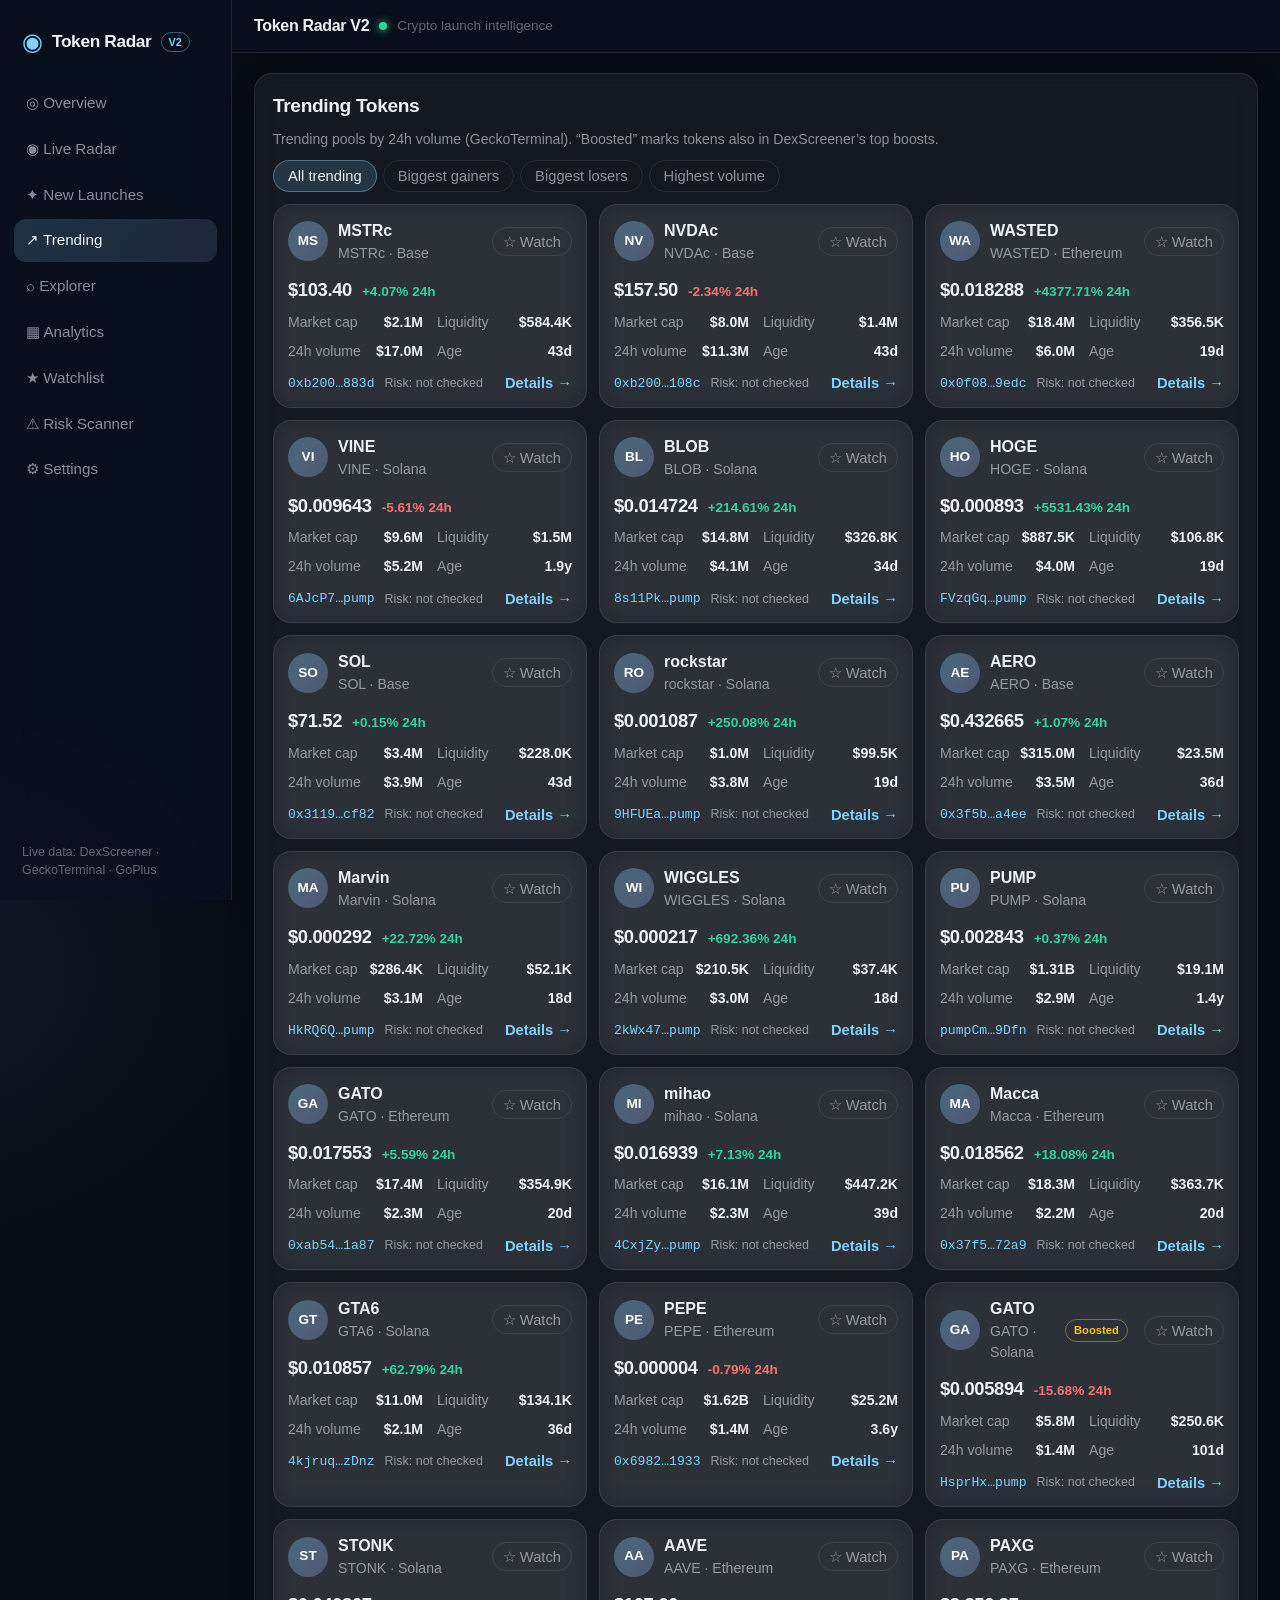
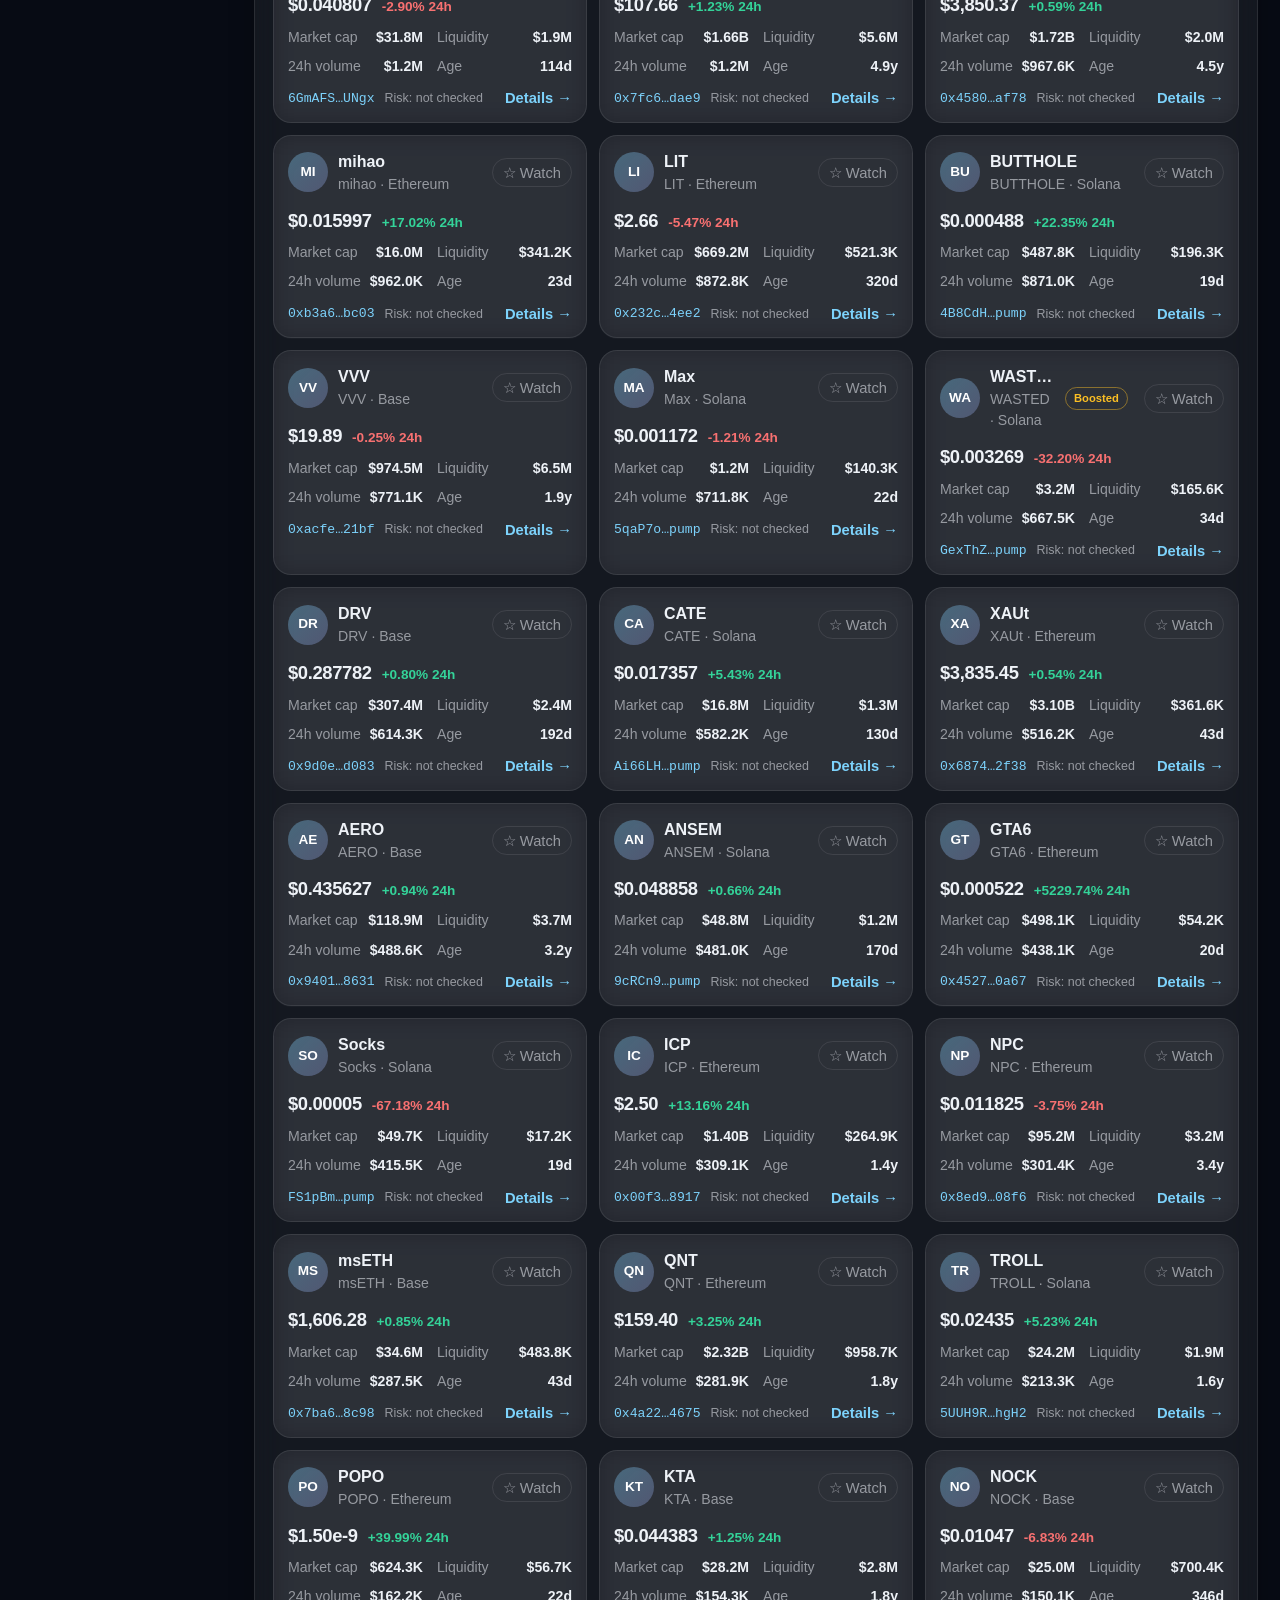
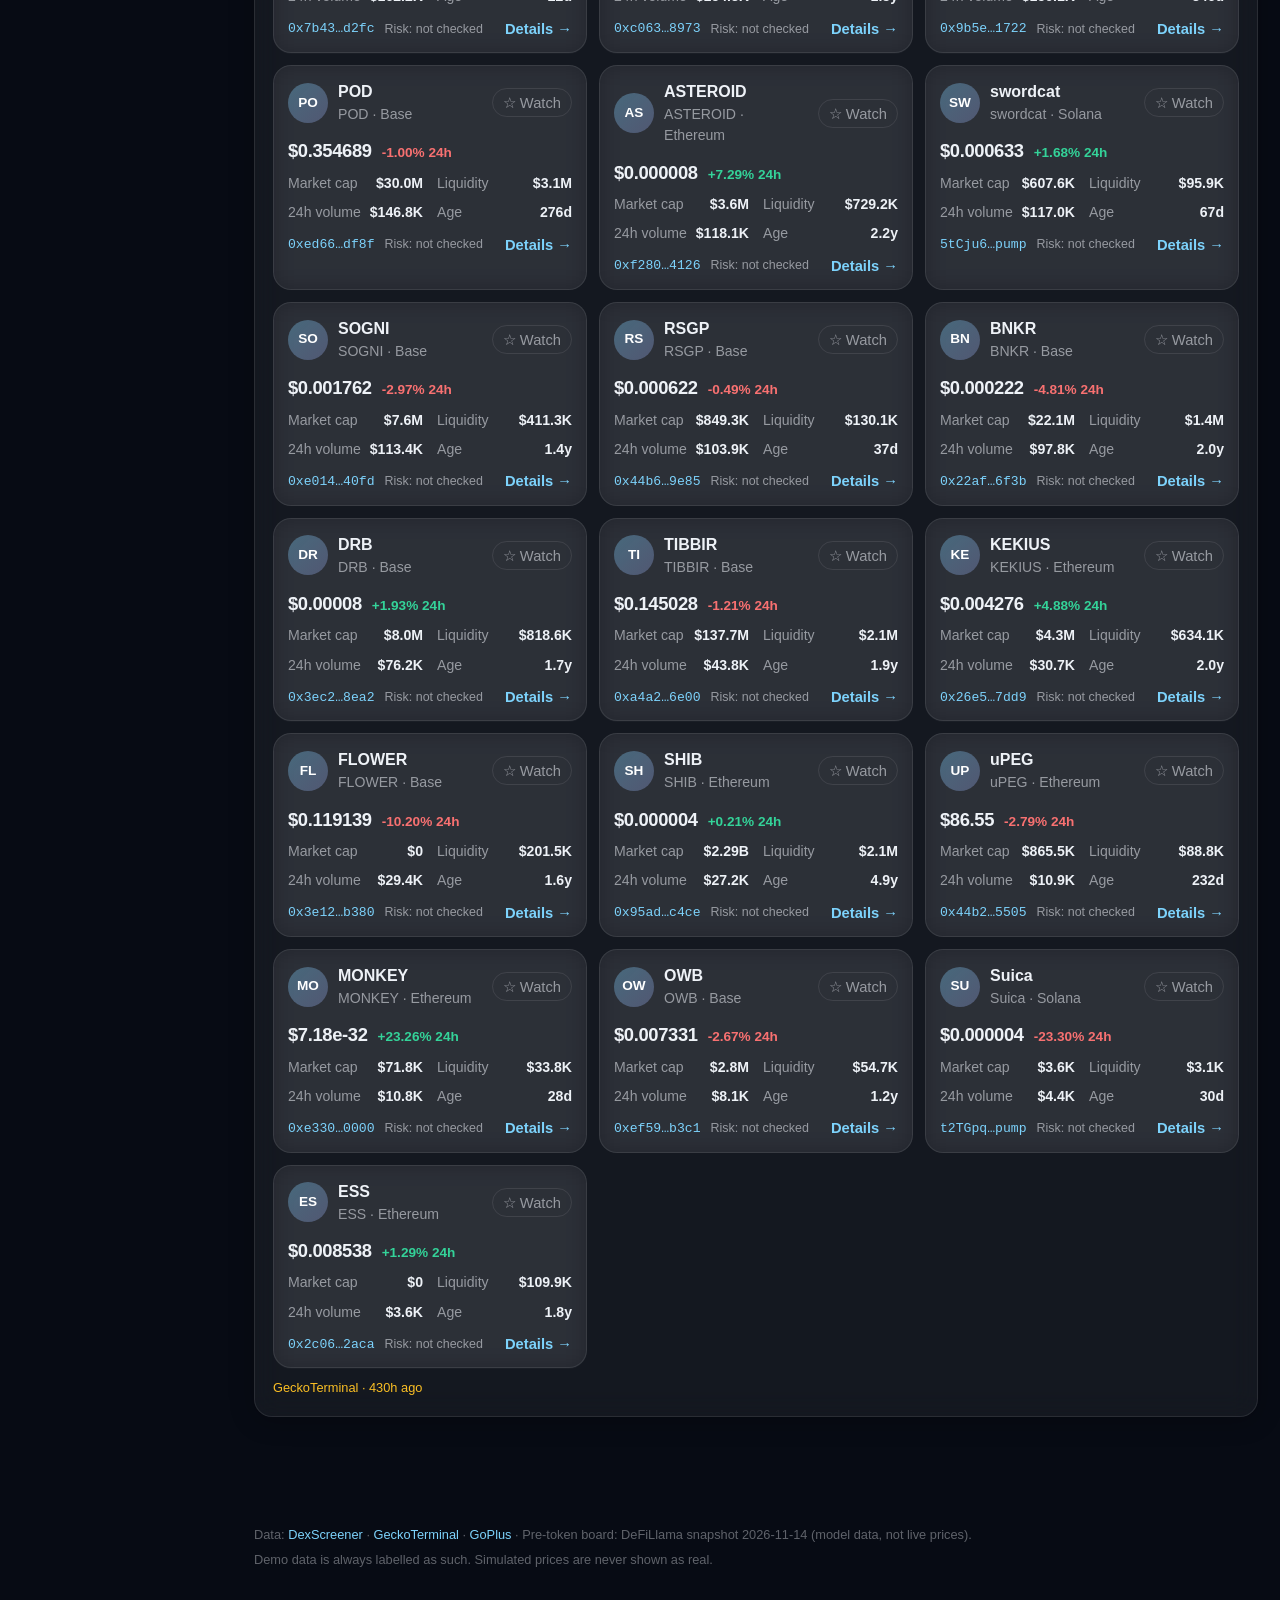
<file: shot-tr2.html>
<!doctype html>
<html lang="en">
<head>
<meta charset="utf-8">
<meta name="viewport" content="width=device-width, initial-scale=1, viewport-fit=cover">
<meta name="description" content="Token Radar V2 — live crypto launch intelligence: radar, charts, discovery and risk checks from DexScreener, GeckoTerminal and GoPlus.">
<title>Token Radar V2 — Live Crypto Launch Intelligence</title>
<link rel="stylesheet" href="css/app.css?v=5">
<script>location.hash = "#/trending";</script>
</head>
<body>
<div id="app" aria-busy="true"></div>
<noscript><p style="padding:20px">Token Radar V2 needs JavaScript: the radar, charts and discovery views are rendered live from DexScreener, GeckoTerminal and GoPlus.</p></noscript>
<script src="data.js?v=5"></script>
<script src="js/api.js?v=5"></script>
<script>
/* Screenshot variant: embedded live snapshot (fetched 2026-11-16 17:46 UTC) so the
   app renders loaded data instantly. Real data from GeckoTerminal/DexScreener;
   the freshness label shows the snapshot age honestly. */
window.__SEED__ = {"trending":[{"key":"base:0xb2000000000000000000004884b426556b92883d","chainId":"base","chainName":"Base","dexId":"","pairAddress":"0x66dcd42e6314b287110922ae36cb2a8bdeecc153","address":"0xb2000000000000000000004884b426556b92883d","name":"MSTRc","symbol":"MSTRc","icon":null,"priceUsd":103.402672345232,"chg5m":null,"chg1h":-0.306,"chg6h":null,"chg24h":4.071,"volume24h":16956058.1372617,"liquidityUsd":584447.8319,"fdv":2181484.77266079,"mcap":2086584.59490708,"pairCreatedAt":1792637429000,"txns24h":{"buys":11599,"sells":11815},"url":"https://www.geckoterminal.com/base/pools/0x66dcd42e6314b287110922ae36cb2a8bdeecc153","source":"GeckoTerminal","boosted":false},{"key":"base:0xb20000000000000000000078ee7ce2fe4908108c","chainId":"base","chainName":"Base","dexId":"","pairAddress":"0xf668e21993f0acd7ab00bb1cfbaed0df28a3c8ec","address":"0xb20000000000000000000078ee7ce2fe4908108c","name":"NVDAc","symbol":"NVDAc","icon":null,"priceUsd":157.497497534106,"chg5m":null,"chg1h":-1.3,"chg6h":null,"chg24h":-2.341,"volume24h":11277383.9049548,"liquidityUsd":1438625.6212,"fdv":8264488.70513769,"mcap":8001309.43040033,"pairCreatedAt":1792637449000,"txns24h":{"buys":5901,"sells":6013},"url":"https://www.geckoterminal.com/base/pools/0xf668e21993f0acd7ab00bb1cfbaed0df28a3c8ec","source":"GeckoTerminal","boosted":false},{"key":"ethereum:0x0f08046cf0f51616be643f8434232c51c2189edc","chainId":"ethereum","chainName":"Ethereum","dexId":"","pairAddress":"0xf02a034256c93f5a16d1f370ef5c34de8753663eb81c1a361863b1b6f377507e","address":"0x0f08046cf0f51616be643f8434232c51c2189edc","name":"WASTED","symbol":"WASTED","icon":null,"priceUsd":0.0182882554921432,"chg5m":null,"chg1h":-2.092,"chg6h":null,"chg24h":4377.709,"volume24h":6036134.12505979,"liquidityUsd":356527.6622,"fdv":18397576.41,"mcap":null,"pairCreatedAt":1794703895000,"txns24h":{"buys":3710,"sells":1031},"url":"https://www.geckoterminal.com/eth/pools/0xf02a034256c93f5a16d1f370ef5c34de8753663eb81c1a361863b1b6f377507e","source":"GeckoTerminal","boosted":false},{"key":"solana:6ajcp7wulwmrylbnbi825wgguapswzpbehchndprpump","chainId":"solana","chainName":"Solana","dexId":"","pairAddress":"58fzJMbX5PatnfJPqWWsqkVFPRKptkbb5r2vCw4Qq3z9","address":"6AJcP7wuLwmRYLBNbi825wgguaPsWzPBEHcHndpRpump","name":"VINE","symbol":"VINE","icon":null,"priceUsd":0.009643007508936525,"chg5m":null,"chg1h":-8.462,"chg6h":null,"chg24h":-5.607,"volume24h":5194647.37696701,"liquidityUsd":1464409.955,"fdv":9597728.1303365,"mcap":9597728.1303365,"pairCreatedAt":1737591763000,"txns24h":{"buys":17185,"sells":18477},"url":"https://www.geckoterminal.com/solana/pools/58fzJMbX5PatnfJPqWWsqkVFPRKptkbb5r2vCw4Qq3z9","source":"GeckoTerminal","boosted":false},{"key":"solana:8s11pkgqt4zzdz7oo84hk5t9hg1evdgajcg4w7lpump","chainId":"solana","chainName":"Solana","dexId":"","pairAddress":"Hr9qopJXCuak38rxDpZduUFhdAK2BfjtoXbfQZVn2EwU","address":"8s11PkgQt4ZzdZ7oo84hK5t9HG1EvdgAjcg4W7Lpump","name":"BLOB","symbol":"BLOB","icon":null,"priceUsd":0.014724268608371616,"chg5m":null,"chg1h":6.535,"chg6h":null,"chg24h":214.608,"volume24h":4143387.13347656,"liquidityUsd":326774.0904,"fdv":14804610.6068534,"mcap":null,"pairCreatedAt":1793460972000,"txns24h":{"buys":19320,"sells":16138},"url":"https://www.geckoterminal.com/solana/pools/Hr9qopJXCuak38rxDpZduUFhdAK2BfjtoXbfQZVn2EwU","source":"GeckoTerminal","boosted":false},{"key":"solana:fvzqgqrmr4uh1fif6dewmwbj1p4yuzcu8dcw4efopump","chainId":"solana","chainName":"Solana","dexId":"","pairAddress":"7CNC9gGegzEfFK8fLXiYUhdtMEeFPQZoND56U1Mxhnor","address":"FVzqGqRmr4UH1Fif6dewmwbJ1p4YUZCu8dcw4Efopump","name":"HOGE","symbol":"HOGE","icon":null,"priceUsd":0.0008927316346527743,"chg5m":null,"chg1h":51.821,"chg6h":null,"chg24h":5531.428,"volume24h":4011092.5456824,"liquidityUsd":106762.5833,"fdv":887483.0547,"mcap":null,"pairCreatedAt":1794725770000,"txns24h":{"buys":37210,"sells":26906},"url":"https://www.geckoterminal.com/solana/pools/7CNC9gGegzEfFK8fLXiYUhdtMEeFPQZoND56U1Mxhnor","source":"GeckoTerminal","boosted":false},{"key":"base:0x311935cd80b76769bf2ecc9d8ab7635b2139cf82","chainId":"base","chainName":"Base","dexId":"","pairAddress":"0x868eed6bad4bd368cd053b766f84cc727697589a","address":"0x311935cd80b76769bf2ecc9d8ab7635b2139cf82","name":"SOL","symbol":"SOL","icon":null,"priceUsd":71.5235609149678,"chg5m":null,"chg1h":0.805,"chg6h":null,"chg24h":0.147,"volume24h":3867854.86160498,"liquidityUsd":227950.685,"fdv":24058441.8238526,"mcap":3416564.80030531,"pairCreatedAt":1792637455000,"txns24h":{"buys":6343,"sells":6915},"url":"https://www.geckoterminal.com/base/pools/0x868eed6bad4bd368cd053b766f84cc727697589a","source":"GeckoTerminal","boosted":false},{"key":"solana:9hfueab7sompldptaatgkrymngbtbafmhhmvpjebpump","chainId":"solana","chainName":"Solana","dexId":"","pairAddress":"5PYNPPTNpdG5REsu3VqeJKqHePiJ1uwP5L7A2CcHMxdY","address":"9HFUEab7sompLDPTAaTGkryMNGbtBaFMhHMVpJEBpump","name":"rockstar","symbol":"rockstar","icon":null,"priceUsd":0.0010871157223065907,"chg5m":null,"chg1h":24.651,"chg6h":null,"chg24h":250.08,"volume24h":3791938.0946453,"liquidityUsd":99452.9167,"fdv":1038539.6,"mcap":null,"pairCreatedAt":1794740418000,"txns24h":{"buys":38413,"sells":28398},"url":"https://www.geckoterminal.com/solana/pools/5PYNPPTNpdG5REsu3VqeJKqHePiJ1uwP5L7A2CcHMxdY","source":"GeckoTerminal","boosted":false},{"key":"base:0x3f5bf3edac59d650d8fdf9657a71f2f904a3a4ee","chainId":"base","chainName":"Base","dexId":"","pairAddress":"0xf634058dc94e6bf8e828e27621320c423bc8b18e","address":"0x3f5bf3edac59d650d8fdf9657a71f2f904a3a4ee","name":"AERO","symbol":"AERO","icon":null,"priceUsd":0.432664803190768,"chg5m":null,"chg1h":1.717,"chg6h":null,"chg24h":1.075,"volume24h":3512716.08702019,"liquidityUsd":23464983.5974,"fdv":932794399.879241,"mcap":314978284.424392,"pairCreatedAt":1793272289000,"txns24h":{"buys":1281,"sells":1709},"url":"https://www.geckoterminal.com/base/pools/0xf634058dc94e6bf8e828e27621320c423bc8b18e","source":"GeckoTerminal","boosted":false},{"key":"solana:hkrq6qcadi5yuonpzda1q7yvf3r7ldemaw1akksxpump","chainId":"solana","chainName":"Solana","dexId":"","pairAddress":"5dEBrzrm8F8aXNGkDR4qXEwXm11h62sJgPuPJMXHxCta","address":"HkRQ6Qcadi5yuoNpZdA1Q7yVF3r7LdEmAw1aKkSxpump","name":"Marvin","symbol":"Marvin","icon":null,"priceUsd":0.0002921882115692113,"chg5m":null,"chg1h":-15.796,"chg6h":null,"chg24h":22.716,"volume24h":3087143.84806428,"liquidityUsd":52121.1748,"fdv":286447.745128267,"mcap":null,"pairCreatedAt":1794800584000,"txns24h":{"buys":39204,"sells":27018},"url":"https://www.geckoterminal.com/solana/pools/5dEBrzrm8F8aXNGkDR4qXEwXm11h62sJgPuPJMXHxCta","source":"GeckoTerminal","boosted":false},{"key":"solana:2kwx47curcxtzptfnnbsxkq3vo1ebqylbhrytkrgpump","chainId":"solana","chainName":"Solana","dexId":"","pairAddress":"6Lk5AZYQ9TkvqMzAc6YQ2RwWSg46RzuN3enqu6g6xQAE","address":"2kWx47CUrcXtzptFNnbSXKq3vo1ebqyLBhRytKRGpump","name":"WIGGLES","symbol":"WIGGLES","icon":null,"priceUsd":0.00021670318189738114,"chg5m":null,"chg1h":-2.214,"chg6h":null,"chg24h":692.356,"volume24h":3048929.45029652,"liquidityUsd":37399.6025,"fdv":210542.280783929,"mcap":null,"pairCreatedAt":1794780836000,"txns24h":{"buys":44627,"sells":26982},"url":"https://www.geckoterminal.com/solana/pools/6Lk5AZYQ9TkvqMzAc6YQ2RwWSg46RzuN3enqu6g6xQAE","source":"GeckoTerminal","boosted":false},{"key":"solana:pumpcmxqmfrsakq5r49wcjnrayyrqmxz6ae8h7h9dfn","chainId":"solana","chainName":"Solana","dexId":"","pairAddress":"2uF4Xh61rDwxnG9woyxsVQP7zuA6kLFpb3NvnRQeoiSd","address":"pumpCmXqMfrsAkQ5r49WcJnRayYRqmXz6ae8H7H9Dfn","name":"PUMP","symbol":"PUMP","icon":null,"priceUsd":0.002843183606250954,"chg5m":null,"chg1h":0.995,"chg6h":null,"chg24h":0.368,"volume24h":2947461.99872548,"liquidityUsd":19090519.2279,"fdv":2351400265.41963,"mcap":1310045540.75561,"pairCreatedAt":1752512154000,"txns24h":{"buys":4817,"sells":6253},"url":"https://www.geckoterminal.com/solana/pools/2uF4Xh61rDwxnG9woyxsVQP7zuA6kLFpb3NvnRQeoiSd","source":"GeckoTerminal","boosted":false},{"key":"ethereum:0xab54a27a4b41957beb30d5eabd2cfad559081a87","chainId":"ethereum","chainName":"Ethereum","dexId":"","pairAddress":"0xc0d2b80f120eb9e4936c8a5d0e9171736470d3aadf34a17bd95d872904a4378e","address":"0xab54a27a4b41957beb30d5eabd2cfad559081a87","name":"GATO","symbol":"GATO","icon":null,"priceUsd":0.0175526320651354,"chg5m":null,"chg1h":0.885,"chg6h":null,"chg24h":5.588,"volume24h":2349426.59574559,"liquidityUsd":354945.5531,"fdv":17412398.19,"mcap":17412398.19,"pairCreatedAt":1794620579000,"txns24h":{"buys":1277,"sells":678},"url":"https://www.geckoterminal.com/eth/pools/0xc0d2b80f120eb9e4936c8a5d0e9171736470d3aadf34a17bd95d872904a4378e","source":"GeckoTerminal","boosted":false},{"key":"solana:4cxjzymnof1p6exhxhv1twps2x47cuumlwtge18spump","chainId":"solana","chainName":"Solana","dexId":"","pairAddress":"Ho1aSG6WGH1FfXdEHrK2f4Ggt1Hoxo9s5jcLMDqeyeBz","address":"4CxjZyMNoF1p6eXHXHv1TWpS2X47CuUmLwtGe18spump","name":"mihao","symbol":"mihao","icon":null,"priceUsd":0.016939499404508198,"chg5m":null,"chg1h":11.556,"chg6h":null,"chg24h":7.131,"volume24h":2320242.8692039,"liquidityUsd":447216.9062,"fdv":16131517.5614159,"mcap":16131521.2916801,"pairCreatedAt":1792946595000,"txns24h":{"buys":17075,"sells":11376},"url":"https://www.geckoterminal.com/solana/pools/Ho1aSG6WGH1FfXdEHrK2f4Ggt1Hoxo9s5jcLMDqeyeBz","source":"GeckoTerminal","boosted":false},{"key":"ethereum:0x37f5dad784304ac1911b95046134c1b74e4d72a9","chainId":"ethereum","chainName":"Ethereum","dexId":"","pairAddress":"0xc8348da228ba2b0940f2e569a15270927ee05307e0bcf65e19702c3cbede270a","address":"0x37f5dad784304ac1911b95046134c1b74e4d72a9","name":"Macca","symbol":"Macca","icon":null,"priceUsd":0.018562462143487,"chg5m":null,"chg1h":5.563,"chg6h":null,"chg24h":18.084,"volume24h":2165300.56488495,"liquidityUsd":363650.0396,"fdv":18252949.51,"mcap":18252949.51,"pairCreatedAt":1794662651000,"txns24h":{"buys":2167,"sells":774},"url":"https://www.geckoterminal.com/eth/pools/0xc8348da228ba2b0940f2e569a15270927ee05307e0bcf65e19702c3cbede270a","source":"GeckoTerminal","boosted":false},{"key":"solana:4kjruqghdssqkmdffcjv7vb62hpfhtxywc2t6jpqzdnz","chainId":"solana","chainName":"Solana","dexId":"","pairAddress":"5AFbwVSQPJf4cgEjq4TajZYyPYUvYktrRN3SahNrPnmv","address":"4kjruqGHDsSqkMdFfCjV7Vb62HPFhtXyWc2t6JpQzDnz","name":"GTA6","symbol":"GTA6","icon":null,"priceUsd":0.010856989296279628,"chg5m":null,"chg1h":-14.015,"chg6h":null,"chg24h":62.793,"volume24h":2081990.58371789,"liquidityUsd":134094.8075,"fdv":10958305.39,"mcap":null,"pairCreatedAt":1793282181000,"txns24h":{"buys":20103,"sells":15258},"url":"https://www.geckoterminal.com/solana/pools/5AFbwVSQPJf4cgEjq4TajZYyPYUvYktrRN3SahNrPnmv","source":"GeckoTerminal","boosted":false},{"key":"ethereum:0x6982508145454ce325ddbe47a25d4ec3d2311933","chainId":"ethereum","chainName":"Ethereum","dexId":"","pairAddress":"0xa43fe16908251ee70ef74718545e4fe6c5ccec9f","address":"0x6982508145454ce325ddbe47a25d4ec3d2311933","name":"PEPE","symbol":"PEPE","icon":null,"priceUsd":3.85386835225339e-06,"chg5m":null,"chg1h":0.286,"chg6h":null,"chg24h":-0.793,"volume24h":1424387.48184517,"liquidityUsd":25199387.0752,"fdv":1594624164.96621,"mcap":1621283877.00288,"pairCreatedAt":1681492871000,"txns24h":{"buys":359,"sells":414},"url":"https://www.geckoterminal.com/eth/pools/0xa43fe16908251ee70ef74718545e4fe6c5ccec9f","source":"GeckoTerminal","boosted":false},{"key":"solana:hsprhxbrgivaqdrf3tnknuzztax9juspgmfdakk6pump","chainId":"solana","chainName":"Solana","dexId":"","pairAddress":"5E3dXLXGwmTDCokA51WYYaKttjFZBwqCoyUHBUi5gt2m","address":"HsprHxBRgiVaQdRf3TnKNuZZtaX9JUSPgMFdAkk6pump","name":"GATO","symbol":"GATO","icon":null,"priceUsd":0.005894131769592741,"chg5m":null,"chg1h":1.136,"chg6h":null,"chg24h":-15.679,"volume24h":1394990.86152099,"liquidityUsd":250643.7325,"fdv":5834551.67400027,"mcap":null,"pairCreatedAt":1787660841000,"txns24h":{"buys":10834,"sells":11301},"url":"https://www.geckoterminal.com/solana/pools/5E3dXLXGwmTDCokA51WYYaKttjFZBwqCoyUHBUi5gt2m","source":"GeckoTerminal","boosted":true},{"key":"solana:6gmafsys4gk3fdao5fzzysqppzawsa4rujhacpmpungx","chainId":"solana","chainName":"Solana","dexId":"","pairAddress":"zxTpi4BtaWX3mgdAPoezkMD1hxx8CdeCfrqXMWvSCLX","address":"6GmAFSYs4gk3FDao5FzzySQpPZaWsa4rUJHacpMpUNgx","name":"STONK","symbol":"STONK","icon":null,"priceUsd":0.04080712121082039,"chg5m":null,"chg1h":0.569,"chg6h":null,"chg24h":-2.902,"volume24h":1198391.61896955,"liquidityUsd":1883343.8225,"fdv":31797074.8064637,"mcap":31800369.8364504,"pairCreatedAt":1786531900000,"txns24h":{"buys":3449,"sells":2433},"url":"https://www.geckoterminal.com/solana/pools/zxTpi4BtaWX3mgdAPoezkMD1hxx8CdeCfrqXMWvSCLX","source":"GeckoTerminal","boosted":false},{"key":"ethereum:0x7fc66500c84a76ad7e9c93437bfc5ac33e2ddae9","chainId":"ethereum","chainName":"Ethereum","dexId":"","pairAddress":"0x5ab53ee1d50eef2c1dd3d5402789cd27bb52c1bb","address":"0x7fc66500c84a76ad7e9c93437bfc5ac33e2ddae9","name":"AAVE","symbol":"AAVE","icon":null,"priceUsd":107.663088938034,"chg5m":null,"chg1h":-0.683,"chg6h":null,"chg24h":1.23,"volume24h":1173688.23136129,"liquidityUsd":5591786.4311,"fdv":1722609389.26618,"mcap":1662432176.29272,"pairCreatedAt":1640782989000,"txns24h":{"buys":147,"sells":157},"url":"https://www.geckoterminal.com/eth/pools/0x5ab53ee1d50eef2c1dd3d5402789cd27bb52c1bb","source":"GeckoTerminal","boosted":false},{"key":"ethereum:0x45804880de22913dafe09f4980848ece6ecbaf78","chainId":"ethereum","chainName":"Ethereum","dexId":"","pairAddress":"0x5ae13baaef0620fdae1d355495dc51a17adb4082","address":"0x45804880de22913dafe09f4980848ece6ecbaf78","name":"PAXG","symbol":"PAXG","icon":null,"priceUsd":3850.36510190481,"chg5m":null,"chg1h":0.148,"chg6h":null,"chg24h":0.591,"volume24h":967639.596607971,"liquidityUsd":2015297.2882,"fdv":1706444794.60608,"mcap":1723148113.45227,"pairCreatedAt":1655265060000,"txns24h":{"buys":310,"sells":309},"url":"https://www.geckoterminal.com/eth/pools/0x5ae13baaef0620fdae1d355495dc51a17adb4082","source":"GeckoTerminal","boosted":false},{"key":"ethereum:0xb3a6add33f777ac6ea0ec88bdf533573c8bbbc03","chainId":"ethereum","chainName":"Ethereum","dexId":"","pairAddress":"0xed6c13aa281124eeb8cd9195bba31a3a78b1d6a84665fb3da0ad86cd130f6900","address":"0xb3a6add33f777ac6ea0ec88bdf533573c8bbbc03","name":"mihao","symbol":"mihao","icon":null,"priceUsd":0.0159965427708685,"chg5m":null,"chg1h":-1.735,"chg6h":null,"chg24h":17.018,"volume24h":961966.90202377,"liquidityUsd":341229.2933,"fdv":15965096.57,"mcap":15965096.57,"pairCreatedAt":1794376043000,"txns24h":{"buys":1022,"sells":290},"url":"https://www.geckoterminal.com/eth/pools/0xed6c13aa281124eeb8cd9195bba31a3a78b1d6a84665fb3da0ad86cd130f6900","source":"GeckoTerminal","boosted":false},{"key":"ethereum:0x232ce3bd40fcd6f80f3d55a522d03f25df784ee2","chainId":"ethereum","chainName":"Ethereum","dexId":"","pairAddress":"0x8366b1dde4de12c8806985fbb599d408d92d01a6faf2e478cc6bb76189cc00f1","address":"0x232ce3bd40fcd6f80f3d55a522d03f25df784ee2","name":"LIT","symbol":"LIT","icon":null,"priceUsd":2.6629462798588,"chg5m":null,"chg1h":2.025,"chg6h":null,"chg24h":-5.47,"volume24h":872755.100718409,"liquidityUsd":521316.7173,"fdv":2628371842.76419,"mcap":669199257.075,"pairCreatedAt":1768706051000,"txns24h":{"buys":443,"sells":463},"url":"https://www.geckoterminal.com/eth/pools/0x8366b1dde4de12c8806985fbb599d408d92d01a6faf2e478cc6bb76189cc00f1","source":"GeckoTerminal","boosted":false},{"key":"solana:4b8cdhpz8ng1ctmp2jk2w8wgawj5njnap1devsz2pump","chainId":"solana","chainName":"Solana","dexId":"","pairAddress":"GEc5NcEhDr85aUvjESEvz22jWj6kkMQsgtd6aNJPdDGf","address":"4B8CdHPZ8ng1CtMP2Jk2W8wGAwJ5nJnap1deVsz2pump","name":"BUTTHOLE","symbol":"BUTTHOLE","icon":null,"priceUsd":0.0004877554164306741,"chg5m":null,"chg1h":-17.467,"chg6h":null,"chg24h":22.35,"volume24h":870997.807836924,"liquidityUsd":196251.8546,"fdv":487755.4164,"mcap":null,"pairCreatedAt":1794756940000,"txns24h":{"buys":4215,"sells":3054},"url":"https://www.geckoterminal.com/solana/pools/GEc5NcEhDr85aUvjESEvz22jWj6kkMQsgtd6aNJPdDGf","source":"GeckoTerminal","boosted":false},{"key":"base:0xacfe6019ed1a7dc6f7b508c02d1b04ec88cc21bf","chainId":"base","chainName":"Base","dexId":"","pairAddress":"0x01784ef301d79e4b2df3a21ad9a536d4cf09a5ce","address":"0xacfe6019ed1a7dc6f7b508c02d1b04ec88cc21bf","name":"VVV","symbol":"VVV","icon":null,"priceUsd":19.8911981281617,"chg5m":null,"chg1h":1.416,"chg6h":null,"chg24h":-0.249,"volume24h":771138.861004424,"liquidityUsd":6519334.8203,"fdv":1616251471.36729,"mcap":974547286.942461,"pairCreatedAt":1737996299000,"txns24h":{"buys":7200,"sells":1042},"url":"https://www.geckoterminal.com/base/pools/0x01784ef301d79e4b2df3a21ad9a536d4cf09a5ce","source":"GeckoTerminal","boosted":false},{"key":"solana:5qap7okuqkffwwo5daeqdottsblmpdbqtxekcdatpump","chainId":"solana","chainName":"Solana","dexId":"","pairAddress":"Eoe22HdCa9rhtBwKL6nNZmZxfuzF35xkxobcvfaF1vWQ","address":"5qaP7oKUqKffwwo5DaEqDoTtsBLMpdbQTxEkCDaTpump","name":"Max","symbol":"Max","icon":null,"priceUsd":0.0011717473354242573,"chg5m":null,"chg1h":7.886,"chg6h":null,"chg24h":-1.206,"volume24h":711808.850025532,"liquidityUsd":140342.5715,"fdv":1170670.2794164,"mcap":1170670.28211058,"pairCreatedAt":1794430829000,"txns24h":{"buys":4292,"sells":3909},"url":"https://www.geckoterminal.com/solana/pools/Eoe22HdCa9rhtBwKL6nNZmZxfuzF35xkxobcvfaF1vWQ","source":"GeckoTerminal","boosted":false},{"key":"solana:gexthzhgaswpaq7fi8qrhfubjpimunsyhjiaa7xzpump","chainId":"solana","chainName":"Solana","dexId":"","pairAddress":"TT7DKs9YjJZj1fwMGoPmKBmDreZzyMAMrHoDCGdfwqN","address":"GexThZHgaswpAQ7Fi8QrHFubjPimUNSYhJiAA7XZpump","name":"WASTED","symbol":"WASTED","icon":null,"priceUsd":0.003269065348627853,"chg5m":null,"chg1h":2.149,"chg6h":null,"chg24h":-32.204,"volume24h":667462.269947586,"liquidityUsd":165637.9498,"fdv":3190953.48999734,"mcap":3190953.48999734,"pairCreatedAt":1793383775000,"txns24h":{"buys":7129,"sells":4769},"url":"https://www.geckoterminal.com/solana/pools/TT7DKs9YjJZj1fwMGoPmKBmDreZzyMAMrHoDCGdfwqN","source":"GeckoTerminal","boosted":true},{"key":"base:0x9d0e8f5b25384c7310cb8c6ae32c8fbeb645d083","chainId":"base","chainName":"Base","dexId":"","pairAddress":"0xe2654cc01616e962fbfcc4277c23062e59e70e39f87221d77b6d438705a5f286","address":"0x9d0e8f5b25384c7310cb8c6ae32c8fbeb645d083","name":"DRV","symbol":"DRV","icon":null,"priceUsd":0.287781645647061,"chg5m":null,"chg1h":0.706,"chg6h":null,"chg24h":0.8,"volume24h":614296.375944755,"liquidityUsd":2419515.5147,"fdv":56388168.5311204,"mcap":307402808.097409,"pairCreatedAt":1779773031000,"txns24h":{"buys":989,"sells":843},"url":"https://www.geckoterminal.com/base/pools/0xe2654cc01616e962fbfcc4277c23062e59e70e39f87221d77b6d438705a5f286","source":"GeckoTerminal","boosted":false},{"key":"solana:ai66lhzg9mczg1wkdawwqduvaxpnduuv8m3uyq5ppump","chainId":"solana","chainName":"Solana","dexId":"","pairAddress":"HMzvsEEmtzHhvZNw9uwbaG85HCTmFnkbhzUx16cy7ca3","address":"Ai66LHZG9MCzg1WKdawwqduVAXpNDUuV8M3uyq5ppump","name":"CATE","symbol":"CATE","icon":null,"priceUsd":0.01735678168860113,"chg5m":null,"chg1h":0.248,"chg6h":null,"chg24h":5.429,"volume24h":582152.170647491,"liquidityUsd":1280575.8312,"fdv":16753506.3348788,"mcap":16757554.5361803,"pairCreatedAt":1785083563000,"txns24h":{"buys":5090,"sells":3554},"url":"https://www.geckoterminal.com/solana/pools/HMzvsEEmtzHhvZNw9uwbaG85HCTmFnkbhzUx16cy7ca3","source":"GeckoTerminal","boosted":false},{"key":"ethereum:0x68749665ff8d2d112fa859aa293f07a622782f38","chainId":"ethereum","chainName":"Ethereum","dexId":"","pairAddress":"0xace88ccc9f71c811ea38ea93d707d036579166d4","address":"0x68749665ff8d2d112fa859aa293f07a622782f38","name":"XAUt","symbol":"XAUt","icon":null,"priceUsd":3835.45390010658,"chg5m":null,"chg1h":-0.437,"chg6h":null,"chg24h":0.542,"volume24h":516155.872218693,"liquidityUsd":361569.494,"fdv":3173522171.61654,"mcap":3102861608.7988,"pairCreatedAt":1792638710000,"txns24h":{"buys":227,"sells":213},"url":"https://www.geckoterminal.com/eth/pools/0xace88ccc9f71c811ea38ea93d707d036579166d4","source":"GeckoTerminal","boosted":false},{"key":"base:0x940181a94a35a4569e4529a3cdfb74e38fd98631","chainId":"base","chainName":"Base","dexId":"","pairAddress":"0x6cdcb1c4a4d1c3c6d054b27ac5b77e89eafb971d","address":"0x940181a94a35a4569e4529a3cdfb74e38fd98631","name":"AERO","symbol":"AERO","icon":null,"priceUsd":0.435626947345425,"chg5m":null,"chg1h":1.488,"chg6h":null,"chg24h":0.943,"volume24h":488624.074776104,"liquidityUsd":3698032.4165,"fdv":874781245.756686,"mcap":118942593.026442,"pairCreatedAt":1694127055000,"txns24h":{"buys":603,"sells":621},"url":"https://www.geckoterminal.com/base/pools/0x6cdcb1c4a4d1c3c6d054b27ac5b77e89eafb971d","source":"GeckoTerminal","boosted":false},{"key":"solana:9crcn9rgt8v2imem2baks13yhmeais3rum3rpvtgpump","chainId":"solana","chainName":"Solana","dexId":"","pairAddress":"FnzKY6x7entQ1eR3D225dQyT7ybfka4PskBMQhb8L3CC","address":"9cRCn9rGT8V2imeM2BaKs13yhMEais3ruM3rPvTGpump","name":"ANSEM","symbol":"ANSEM","icon":null,"priceUsd":0.04885845113728464,"chg5m":null,"chg1h":1.7,"chg6h":null,"chg24h":0.659,"volume24h":481010.164880954,"liquidityUsd":1170848.4499,"fdv":48823362.0820017,"mcap":48823797.3338686,"pairCreatedAt":1781643948000,"txns24h":{"buys":8447,"sells":3621},"url":"https://www.geckoterminal.com/solana/pools/FnzKY6x7entQ1eR3D225dQyT7ybfka4PskBMQhb8L3CC","source":"GeckoTerminal","boosted":false},{"key":"ethereum:0x45276f4d5407351ca4631dec952d661fdc240a67","chainId":"ethereum","chainName":"Ethereum","dexId":"","pairAddress":"0xb32495e38564540ff500e473b85e6d6c698352958061dd6d4c179997810b4a58","address":"0x45276f4d5407351ca4631dec952d661fdc240a67","name":"GTA6","symbol":"GTA6","icon":null,"priceUsd":0.000522100552849053,"chg5m":null,"chg1h":95.267,"chg6h":null,"chg24h":5229.74,"volume24h":438072.164677483,"liquidityUsd":54225.4023,"fdv":498094.1124,"mcap":null,"pairCreatedAt":1794620327000,"txns24h":{"buys":757,"sells":267},"url":"https://www.geckoterminal.com/eth/pools/0xb32495e38564540ff500e473b85e6d6c698352958061dd6d4c179997810b4a58","source":"GeckoTerminal","boosted":false},{"key":"solana:fs1pbmzkp2qw1atc64golamhstecaos9ot8bgpgdpump","chainId":"solana","chainName":"Solana","dexId":"","pairAddress":"AgqoLMPxk7ETjY74TnyePqKSQQYTTsCrmMVgyQRkaJK3","address":"FS1pBmZKp2Qw1atC64GoLamHstECAos9ot8bGPgDpump","name":"Socks","symbol":"Socks","icon":null,"priceUsd":5.012324952844136e-05,"chg5m":null,"chg1h":-19.308,"chg6h":null,"chg24h":-67.182,"volume24h":415536.957737805,"liquidityUsd":17221.4481,"fdv":49721.87709,"mcap":null,"pairCreatedAt":1794735943000,"txns24h":{"buys":5540,"sells":4621},"url":"https://www.geckoterminal.com/solana/pools/AgqoLMPxk7ETjY74TnyePqKSQQYTTsCrmMVgyQRkaJK3","source":"GeckoTerminal","boosted":false},{"key":"ethereum:0x00f3c42833c3170159af4e92dbb451fb3f708917","chainId":"ethereum","chainName":"Ethereum","dexId":"","pairAddress":"0x4068038ab5490063a3ead93b3712ed082e62bd59","address":"0x00f3c42833c3170159af4e92dbb451fb3f708917","name":"ICP","symbol":"ICP","icon":null,"priceUsd":2.49935565611166,"chg5m":null,"chg1h":1.642,"chg6h":null,"chg24h":13.16,"volume24h":309116.931116107,"liquidityUsd":264875.1773,"fdv":1886421.91157191,"mcap":1395371772.42936,"pairCreatedAt":1751627195000,"txns24h":{"buys":436,"sells":385},"url":"https://www.geckoterminal.com/eth/pools/0x4068038ab5490063a3ead93b3712ed082e62bd59","source":"GeckoTerminal","boosted":false},{"key":"ethereum:0x8ed97a637a790be1feff5e888d43629dc05408f6","chainId":"ethereum","chainName":"Ethereum","dexId":"","pairAddress":"0x69c7bd26512f52bf6f76fab834140d13dda673ca","address":"0x8ed97a637a790be1feff5e888d43629dc05408f6","name":"NPC","symbol":"NPC","icon":null,"priceUsd":0.011824730361866,"chg5m":null,"chg1h":0.444,"chg6h":null,"chg24h":-3.755,"volume24h":301435.546334558,"liquidityUsd":3203782.3019,"fdv":95185598.1152951,"mcap":95190575.4628852,"pairCreatedAt":1690648127000,"txns24h":{"buys":268,"sells":327},"url":"https://www.geckoterminal.com/eth/pools/0x69c7bd26512f52bf6f76fab834140d13dda673ca","source":"GeckoTerminal","boosted":false},{"key":"base:0x7ba6f01772924a82d9626c126347a28299e98c98","chainId":"base","chainName":"Base","dexId":"","pairAddress":"0x34b6d0c67db6ddeb231e6fee78558b89157c5e7a","address":"0x7ba6f01772924a82d9626c126347a28299e98c98","name":"msETH","symbol":"msETH","icon":null,"priceUsd":1606.27689805074,"chg5m":null,"chg1h":0.295,"chg6h":null,"chg24h":0.847,"volume24h":287467.26582078,"liquidityUsd":483769.104,"fdv":13927049.3428287,"mcap":34567975.2312031,"pairCreatedAt":1792637723000,"txns24h":{"buys":411,"sells":439},"url":"https://www.geckoterminal.com/base/pools/0x34b6d0c67db6ddeb231e6fee78558b89157c5e7a","source":"GeckoTerminal","boosted":false},{"key":"ethereum:0x4a220e6096b25eadb88358cb44068a3248254675","chainId":"ethereum","chainName":"Ethereum","dexId":"","pairAddress":"0xd57467b3114eb68dd57ee541875d157ec71ecd0fdb3fc5d3e87a91f0b7f9991a","address":"0x4a220e6096b25eadb88358cb44068a3248254675","name":"QNT","symbol":"QNT","icon":null,"priceUsd":159.404911647475,"chg5m":null,"chg1h":2.002,"chg6h":null,"chg24h":3.247,"volume24h":281928.367516437,"liquidityUsd":958732.3109,"fdv":7247663099.22546,"mcap":2320326294.17063,"pairCreatedAt":1739411843000,"txns24h":{"buys":227,"sells":223},"url":"https://www.geckoterminal.com/eth/pools/0xd57467b3114eb68dd57ee541875d157ec71ecd0fdb3fc5d3e87a91f0b7f9991a","source":"GeckoTerminal","boosted":false},{"key":"solana:5uuh9rtdispq6hks6bp4ndu9pnjpxrxuiw6shbtbhgh2","chainId":"solana","chainName":"Solana","dexId":"","pairAddress":"4w2cysotX6czaUGmmWg13hDpY4QEMG2CzeKYEQyK9Ama","address":"5UUH9RTDiSpq6HKS6bp4NdU9PNJpXRXuiw6ShBTBhgH2","name":"TROLL","symbol":"TROLL","icon":null,"priceUsd":0.024349697236298217,"chg5m":null,"chg1h":1.193,"chg6h":null,"chg24h":5.232,"volume24h":213345.944117634,"liquidityUsd":1936299.1986,"fdv":24167384.1237127,"mcap":24167384.1237127,"pairCreatedAt":1745173826000,"txns24h":{"buys":436,"sells":768},"url":"https://www.geckoterminal.com/solana/pools/4w2cysotX6czaUGmmWg13hDpY4QEMG2CzeKYEQyK9Ama","source":"GeckoTerminal","boosted":false},{"key":"ethereum:0x7b43495c05581bd2d9326fe9c1c18c62c63dd2fc","chainId":"ethereum","chainName":"Ethereum","dexId":"","pairAddress":"0xc027c6897dd4ee14145d01de9fb2dea75e8637c7","address":"0x7b43495c05581bd2d9326fe9c1c18c62c63dd2fc","name":"POPO","symbol":"POPO","icon":null,"priceUsd":1.49879232043598e-09,"chg5m":null,"chg1h":-4.676,"chg6h":null,"chg24h":39.987,"volume24h":162175.987966884,"liquidityUsd":56693.866,"fdv":624346.25406915,"mcap":null,"pairCreatedAt":1794498191000,"txns24h":{"buys":398,"sells":310},"url":"https://www.geckoterminal.com/eth/pools/0xc027c6897dd4ee14145d01de9fb2dea75e8637c7","source":"GeckoTerminal","boosted":false},{"key":"base:0xc0634090f2fe6c6d75e61be2b949464abb498973","chainId":"base","chainName":"Base","dexId":"","pairAddress":"0xd9edc75a3a797ec92ca370f19051babebfb2edee","address":"0xc0634090f2fe6c6d75e61be2b949464abb498973","name":"KTA","symbol":"KTA","icon":null,"priceUsd":0.0443829593068665,"chg5m":null,"chg1h":0.048,"chg6h":null,"chg24h":1.246,"volume24h":154269.664291272,"liquidityUsd":2754220.3473,"fdv":44382955.9742505,"mcap":28240404.1967696,"pairCreatedAt":1741199569000,"txns24h":{"buys":250,"sells":155},"url":"https://www.geckoterminal.com/base/pools/0xd9edc75a3a797ec92ca370f19051babebfb2edee","source":"GeckoTerminal","boosted":false},{"key":"base:0x9b5e262cf9bb04869ab40b19af91d2dc85761722","chainId":"base","chainName":"Base","dexId":"","pairAddress":"0x85f1aa3a70fedd1c52705c15baed143e675cd626","address":"0x9b5e262cf9bb04869ab40b19af91d2dc85761722","name":"NOCK","symbol":"NOCK","icon":null,"priceUsd":0.0104703369027087,"chg5m":null,"chg1h":-0.25,"chg6h":null,"chg24h":-6.825,"volume24h":150138.720575177,"liquidityUsd":700433.371,"fdv":16725735.8630975,"mcap":24985942.9070669,"pairCreatedAt":1766440365000,"txns24h":{"buys":300,"sells":250},"url":"https://www.geckoterminal.com/base/pools/0x85f1aa3a70fedd1c52705c15baed143e675cd626","source":"GeckoTerminal","boosted":false},{"key":"base:0xed664536023d8e4b1640c394777d34abaff1df8f","chainId":"base","chainName":"Base","dexId":"","pairAddress":"0x7c84276e317f128b55bd270dbfba3ef94c84b984c124a1de7c4f72da90bfba45","address":"0xed664536023d8e4b1640c394777d34abaff1df8f","name":"POD","symbol":"POD","icon":null,"priceUsd":0.354688635691211,"chg5m":null,"chg1h":-2.253,"chg6h":null,"chg24h":-0.998,"volume24h":146838.189342746,"liquidityUsd":3123528.4035,"fdv":177344246.875368,"mcap":30016126.1310298,"pairCreatedAt":1772474055000,"txns24h":{"buys":135,"sells":235},"url":"https://www.geckoterminal.com/base/pools/0x7c84276e317f128b55bd270dbfba3ef94c84b984c124a1de7c4f72da90bfba45","source":"GeckoTerminal","boosted":false},{"key":"ethereum:0xf280b16ef293d8e534e370794ef26bf312694126","chainId":"ethereum","chainName":"Ethereum","dexId":"","pairAddress":"0x76a411f14a704099ba476ce8dffc288a53295218","address":"0xf280b16ef293d8e534e370794ef26bf312694126","name":"ASTEROID","symbol":"ASTEROID","icon":null,"priceUsd":8.44696884148621e-06,"chg5m":null,"chg1h":-1.097,"chg6h":null,"chg24h":7.288,"volume24h":118062.651497809,"liquidityUsd":729233.1171,"fdv":3553459.13033266,"mcap":3553555.32172029,"pairCreatedAt":1725963503000,"txns24h":{"buys":128,"sells":102},"url":"https://www.geckoterminal.com/eth/pools/0x76a411f14a704099ba476ce8dffc288a53295218","source":"GeckoTerminal","boosted":false},{"key":"solana:5tcju6ynxhq5zra6tgndr6f7tk42mpufmee31csfpump","chainId":"solana","chainName":"Solana","dexId":"","pairAddress":"8ewuF2o8ACro7fqWepZ3tKhkbBjndZU4Ldk9scRPw83d","address":"5tCju6YNxHq5zrA6tGndr6F7TK42mpUFmeE31cSFpump","name":"swordcat","symbol":"swordcat","icon":null,"priceUsd":0.0006329523934804567,"chg5m":null,"chg1h":1.955,"chg6h":null,"chg24h":1.677,"volume24h":116982.781891209,"liquidityUsd":95896.538,"fdv":607568.64492746,"mcap":607568.64492746,"pairCreatedAt":1790586789000,"txns24h":{"buys":989,"sells":797},"url":"https://www.geckoterminal.com/solana/pools/8ewuF2o8ACro7fqWepZ3tKhkbBjndZU4Ldk9scRPw83d","source":"GeckoTerminal","boosted":false},{"key":"base:0xe014d2a4da6e450f21b5050120d291e63c8940fd","chainId":"base","chainName":"Base","dexId":"","pairAddress":"0xcc68cb8b514a2216d2eece3a0e8597ce483610eb","address":"0xe014d2a4da6e450f21b5050120d291e63c8940fd","name":"SOGNI","symbol":"SOGNI","icon":null,"priceUsd":0.00176226737517466,"chg5m":null,"chg1h":-0.131,"chg6h":null,"chg24h":-2.97,"volume24h":113441.579330102,"liquidityUsd":411251.7949,"fdv":17616530.9895476,"mcap":7584905.23578792,"pairCreatedAt":1751482225000,"txns24h":{"buys":561,"sells":438},"url":"https://www.geckoterminal.com/base/pools/0xcc68cb8b514a2216d2eece3a0e8597ce483610eb","source":"GeckoTerminal","boosted":false},{"key":"base:0x44b63af715d5ef02cc3646a6ce96875e11d69e85","chainId":"base","chainName":"Base","dexId":"","pairAddress":"0x8e859b6cf564c4ac2b848693c85c496e81dbf6c8","address":"0x44b63af715d5ef02cc3646a6ce96875e11d69e85","name":"RSGP","symbol":"RSGP","icon":null,"priceUsd":0.000622448349785566,"chg5m":null,"chg1h":18.513,"chg6h":null,"chg24h":-0.494,"volume24h":103907.929993335,"liquidityUsd":130129.4173,"fdv":3112241.74899201,"mcap":849274.357129413,"pairCreatedAt":1793148100000,"txns24h":{"buys":370,"sells":603},"url":"https://www.geckoterminal.com/base/pools/0x8e859b6cf564c4ac2b848693c85c496e81dbf6c8","source":"GeckoTerminal","boosted":false},{"key":"base:0x22af33fe49fd1fa80c7149773dde5890d3c76f3b","chainId":"base","chainName":"Base","dexId":"","pairAddress":"0xaec085e5a5ce8d96a7bdd3eb3a62445d4f6ce703","address":"0x22af33fe49fd1fa80c7149773dde5890d3c76f3b","name":"BNKR","symbol":"BNKR","icon":null,"priceUsd":0.000221590915488933,"chg5m":null,"chg1h":0.076,"chg6h":null,"chg24h":-4.807,"volume24h":97765.3474492989,"liquidityUsd":1376380.1428,"fdv":21361115.3701582,"mcap":22127400.99,"pairCreatedAt":1733201093000,"txns24h":{"buys":222,"sells":429},"url":"https://www.geckoterminal.com/base/pools/0xaec085e5a5ce8d96a7bdd3eb3a62445d4f6ce703","source":"GeckoTerminal","boosted":false},{"key":"base:0x3ec2156d4c0a9cbdab4a016633b7bcf6a8d68ea2","chainId":"base","chainName":"Base","dexId":"","pairAddress":"0x5116773e18a9c7bb03ebb961b38678e45e238923","address":"0x3ec2156d4c0a9cbdab4a016633b7bcf6a8d68ea2","name":"DRB","symbol":"DRB","icon":null,"priceUsd":7.98954661531873e-05,"chg5m":null,"chg1h":0.054,"chg6h":null,"chg24h":1.929,"volume24h":76215.7103738739,"liquidityUsd":818553.8023,"fdv":7884460.74108378,"mcap":7989546.615,"pairCreatedAt":1741341537000,"txns24h":{"buys":408,"sells":374},"url":"https://www.geckoterminal.com/base/pools/0x5116773e18a9c7bb03ebb961b38678e45e238923","source":"GeckoTerminal","boosted":false},{"key":"base:0xa4a2e2ca3fbfe21aed83471d28b6f65a233c6e00","chainId":"base","chainName":"Base","dexId":"","pairAddress":"0x0c3b466104545efa096b8f944c1e524e1d0d4888","address":"0xa4a2e2ca3fbfe21aed83471d28b6f65a233c6e00","name":"TIBBIR","symbol":"TIBBIR","icon":null,"priceUsd":0.145028050692696,"chg5m":null,"chg1h":0.885,"chg6h":null,"chg24h":-1.209,"volume24h":43789.582290309,"liquidityUsd":2088740.7317,"fdv":60299097.9887997,"mcap":137677615.324303,"pairCreatedAt":1736641803000,"txns24h":{"buys":172,"sells":135},"url":"https://www.geckoterminal.com/base/pools/0x0c3b466104545efa096b8f944c1e524e1d0d4888","source":"GeckoTerminal","boosted":false},{"key":"ethereum:0x26e550ac11b26f78a04489d5f20f24e3559f7dd9","chainId":"ethereum","chainName":"Ethereum","dexId":"","pairAddress":"0xfff8d5fff6ee3226fa2f5d7d5d8c3ff785be9c74","address":"0x26e550ac11b26f78a04489d5f20f24e3559f7dd9","name":"KEKIUS","symbol":"KEKIUS","icon":null,"priceUsd":0.00427604039329428,"chg5m":null,"chg1h":-0.441,"chg6h":null,"chg24h":4.882,"volume24h":30705.0446616563,"liquidityUsd":634061.333,"fdv":4278383.04607837,"mcap":4278384.843,"pairCreatedAt":1734144239000,"txns24h":{"buys":29,"sells":60},"url":"https://www.geckoterminal.com/eth/pools/0xfff8d5fff6ee3226fa2f5d7d5d8c3ff785be9c74","source":"GeckoTerminal","boosted":false},{"key":"base:0x3e12b9d6a4d12cd9b4a6d613872d0eb32f68b380","chainId":"base","chainName":"Base","dexId":"","pairAddress":"0xafe30319a948f322585fafc1cab1671a47eb3786","address":"0x3e12b9d6a4d12cd9b4a6d613872d0eb32f68b380","name":"FLOWER","symbol":"FLOWER","icon":null,"priceUsd":0.119139167935969,"chg5m":null,"chg1h":0.497,"chg6h":null,"chg24h":-10.203,"volume24h":29406.2958350743,"liquidityUsd":201461.6423,"fdv":2553265.78517486,"mcap":0,"pairCreatedAt":1746673785000,"txns24h":{"buys":210,"sells":290},"url":"https://www.geckoterminal.com/base/pools/0xafe30319a948f322585fafc1cab1671a47eb3786","source":"GeckoTerminal","boosted":false},{"key":"ethereum:0x95ad61b0a150d79219dcf64e1e6cc01f0b64c4ce","chainId":"ethereum","chainName":"Ethereum","dexId":"","pairAddress":"0xcf6daab95c476106eca715d48de4b13287ffdeaa","address":"0x95ad61b0a150d79219dcf64e1e6cc01f0b64c4ce","name":"SHIB","symbol":"SHIB","icon":null,"priceUsd":3.882177574486e-06,"chg5m":null,"chg1h":-0.092,"chg6h":null,"chg24h":0.206,"volume24h":27239.1460397837,"liquidityUsd":2111440.0168,"fdv":3881916604.34273,"mcap":2287526422.073,"pairCreatedAt":1641289666000,"txns24h":{"buys":35,"sells":61},"url":"https://www.geckoterminal.com/eth/pools/0xcf6daab95c476106eca715d48de4b13287ffdeaa","source":"GeckoTerminal","boosted":false},{"key":"ethereum:0x44b28991b167582f18ba0259e0173176ca125505","chainId":"ethereum","chainName":"Ethereum","dexId":"","pairAddress":"0x94af294207a2c592c08a39c82a7df42a18613d986eeb520b7164fe9ccd66a000","address":"0x44b28991b167582f18ba0259e0173176ca125505","name":"uPEG","symbol":"uPEG","icon":null,"priceUsd":86.5510255614082,"chg5m":null,"chg1h":0,"chg6h":null,"chg24h":-2.791,"volume24h":10900.58028753,"liquidityUsd":88818.9758,"fdv":860815.95687413,"mcap":865510.255614,"pairCreatedAt":1776283163000,"txns24h":{"buys":53,"sells":24},"url":"https://www.geckoterminal.com/eth/pools/0x94af294207a2c592c08a39c82a7df42a18613d986eeb520b7164fe9ccd66a000","source":"GeckoTerminal","boosted":false},{"key":"ethereum:0xe330bd3141be4893274d65ab301278a200000000","chainId":"ethereum","chainName":"Ethereum","dexId":"","pairAddress":"0x480f736a09cfdeaef1a72a07a649b25b851b7953","address":"0xe330bd3141be4893274d65ab301278a200000000","name":"MONKEY","symbol":"MONKEY","icon":null,"priceUsd":7.17556757761609e-32,"chg5m":null,"chg1h":0.493,"chg6h":null,"chg24h":23.26,"volume24h":10781.6453445972,"liquidityUsd":33842.1138,"fdv":71755.67578,"mcap":null,"pairCreatedAt":1793959223000,"txns24h":{"buys":44,"sells":30},"url":"https://www.geckoterminal.com/eth/pools/0x480f736a09cfdeaef1a72a07a649b25b851b7953","source":"GeckoTerminal","boosted":false},{"key":"base:0xef5997c2cf2f6c138196f8a6203afc335206b3c1","chainId":"base","chainName":"Base","dexId":"","pairAddress":"0x995985c9027e8a90c823a5e0a9112fea72d1f4dd","address":"0xef5997c2cf2f6c138196f8a6203afc335206b3c1","name":"OWB","symbol":"OWB","icon":null,"priceUsd":0.0073306392268287,"chg5m":null,"chg1h":0,"chg6h":null,"chg24h":-2.67,"volume24h":8109.066033039,"liquidityUsd":54668.3342,"fdv":7330638.82916326,"mcap":2817804.06978725,"pairCreatedAt":1759747591000,"txns24h":{"buys":37,"sells":91},"url":"https://www.geckoterminal.com/base/pools/0x995985c9027e8a90c823a5e0a9112fea72d1f4dd","source":"GeckoTerminal","boosted":false},{"key":"solana:t2tgpqds81fnnxcst8hxnrrsfvpxjdw41cct4ylpump","chainId":"solana","chainName":"Solana","dexId":"","pairAddress":"ByvBfG1taQm1D1NzW4dF5XTrymPggYtdg5uiYCPm8eeR","address":"t2TGpqDS81fNNXCST8hxNrRsfVPxJdw41Cct4yLpump","name":"Suica","symbol":"Suica","icon":null,"priceUsd":3.737259235732395e-06,"chg5m":null,"chg1h":2.261,"chg6h":null,"chg24h":-23.299,"volume24h":4356.2497156365,"liquidityUsd":3060.3397,"fdv":3555.822095,"mcap":null,"pairCreatedAt":1793758597000,"txns24h":{"buys":131,"sells":128},"url":"https://www.geckoterminal.com/solana/pools/ByvBfG1taQm1D1NzW4dF5XTrymPggYtdg5uiYCPm8eeR","source":"GeckoTerminal","boosted":false},{"key":"ethereum:0x2c0687215aca7f5e2792d956e170325e92a02aca","chainId":"ethereum","chainName":"Ethereum","dexId":"","pairAddress":"0x08f759eb0bbc66e7286460276078daffff69a8ed7d7d4265fa2b7162c78037f6","address":"0x2c0687215aca7f5e2792d956e170325e92a02aca","name":"ESS","symbol":"ESS","icon":null,"priceUsd":0.00853824774727545,"chg5m":null,"chg1h":0,"chg6h":null,"chg24h":1.292,"volume24h":3616.017606065,"liquidityUsd":109930.6592,"fdv":4097365.38278065,"mcap":0,"pairCreatedAt":1739961143000,"txns24h":{"buys":7,"sells":9},"url":"https://www.geckoterminal.com/eth/pools/0x08f759eb0bbc66e7286460276078daffff69a8ed7d7d4265fa2b7162c78037f6","source":"GeckoTerminal","boosted":false}],"fresh":[{"key":"solana:gk8kpaf7xnkdpj3fseu42cmjgntoxpkwkcelyp9ypump","chainId":"solana","chainName":"Solana","dexId":"","pairAddress":"Dw7su2afbyWA9vb42nKvb9R3m3kwX6CrxoUFcfefdiHi","address":"GK8KPaF7xnKDPJ3FseU42cMjgNtoxpkwkcELYp9Ypump","name":"\ud83c\udf52","symbol":"\ud83c\udf52","icon":null,"priceUsd":3.2234084577868953e-06,"chg5m":null,"chg1h":5.657,"chg6h":null,"chg24h":5.657,"volume24h":142.8685592366,"liquidityUsd":2550.1095,"fdv":null,"mcap":null,"pairCreatedAt":1794851059000,"txns24h":{"buys":4,"sells":2},"url":"https://www.geckoterminal.com/solana/pools/Dw7su2afbyWA9vb42nKvb9R3m3kwX6CrxoUFcfefdiHi","source":"GeckoTerminal","boosted":false},{"key":"solana:3kxurvefxncgjt8ldtvxebnx3nhywypbyuoxb7dcpump","chainId":"solana","chainName":"Solana","dexId":"","pairAddress":"6dpZ1rXhznYywPXigPNzxHdYPkfUhDfU74QowfUGDj5m","address":"3kxUrVEfXncGjt8LdTvXeBnX3nhYwyPbYuoXB7dCpump","name":"INERENCE","symbol":"INERENCE","icon":null,"priceUsd":2.0259227877860467e-06,"chg5m":null,"chg1h":-3.461,"chg6h":null,"chg24h":-3.461,"volume24h":1877.4271498063,"liquidityUsd":1963.9726,"fdv":null,"mcap":null,"pairCreatedAt":1794851057000,"txns24h":{"buys":21,"sells":21},"url":"https://www.geckoterminal.com/solana/pools/6dpZ1rXhznYywPXigPNzxHdYPkfUhDfU74QowfUGDj5m","source":"GeckoTerminal","boosted":false},{"key":"solana:d14qedgtgzqsi9stwanvbz7p3vwftvq5uy2jgappump","chainId":"solana","chainName":"Solana","dexId":"","pairAddress":"5h7hKsCtTDahHrCdzxV1msrs2ysiDniBq9bFCECYy649","address":"d14qedGtGZQSi9stWanvbz7P3VwFtVQ5uy2JGAPpump","name":"FOMOCAT","symbol":"FOMOCAT","icon":null,"priceUsd":8.131438933808021e-07,"chg5m":null,"chg1h":-61.847,"chg6h":null,"chg24h":-61.847,"volume24h":767.511529919,"liquidityUsd":664.2857,"fdv":null,"mcap":null,"pairCreatedAt":1794851051000,"txns24h":{"buys":12,"sells":16},"url":"https://www.geckoterminal.com/solana/pools/5h7hKsCtTDahHrCdzxV1msrs2ysiDniBq9bFCECYy649","source":"GeckoTerminal","boosted":false},{"key":"solana:2u6nwufhmapd9sy4asebyjxywwhgv5vjyqsx2dfhpump","chainId":"solana","chainName":"Solana","dexId":"","pairAddress":"42kJj7u9JkwaePnF5cEBxAgAxZttiLyJ222w8dBagEfe","address":"2u6nWuFHmAPD9SY4ASebYJxYwWhGV5VJyqSx2Dfhpump","name":"CRYPTO","symbol":"CRYPTO","icon":null,"priceUsd":3.3546195128376238e-06,"chg5m":null,"chg1h":-0.468,"chg6h":null,"chg24h":-0.468,"volume24h":4572.2469317444,"liquidityUsd":2648.0668,"fdv":null,"mcap":null,"pairCreatedAt":1794851050000,"txns24h":{"buys":24,"sells":29},"url":"https://www.geckoterminal.com/solana/pools/42kJj7u9JkwaePnF5cEBxAgAxZttiLyJ222w8dBagEfe","source":"GeckoTerminal","boosted":false},{"key":"solana:dukne9q3yp7j5ndy4wgmtpkotg6jmswc1pnwfh7vpump","chainId":"solana","chainName":"Solana","dexId":"","pairAddress":"4U8xzQKoLuFK6N3oPMR5YKe3qmrnkNiQwBR9WUZamDuQ","address":"DUKNE9Q3yp7J5nDy4WGmTpkotg6JmsWC1pnWfH7Vpump","name":"ZI","symbol":"ZI","icon":null,"priceUsd":1.5250548522883447e-05,"chg5m":null,"chg1h":368.839,"chg6h":null,"chg24h":368.839,"volume24h":23433.3870558359,"liquidityUsd":5851.3724,"fdv":null,"mcap":null,"pairCreatedAt":1794851050000,"txns24h":{"buys":239,"sells":109},"url":"https://www.geckoterminal.com/solana/pools/4U8xzQKoLuFK6N3oPMR5YKe3qmrnkNiQwBR9WUZamDuQ","source":"GeckoTerminal","boosted":false},{"key":"solana:6eowxpxvqbbv37mwzqfgsgb8pwz2yzovbbrrcw9ypump","chainId":"solana","chainName":"Solana","dexId":"","pairAddress":"HcZkfuijg1C2M5p1KJbdR85RJBYv1WEjw3QpMvUsYMzF","address":"6EowxPxvQBbV37MWZqFGSGB8pwZ2yZoVBBrrCw9ypump","name":"BANDIT","symbol":"BANDIT","icon":null,"priceUsd":3.390909174636083e-06,"chg5m":null,"chg1h":-19.446,"chg6h":null,"chg24h":-19.446,"volume24h":2046.7491628627,"liquidityUsd":2685.5916,"fdv":null,"mcap":null,"pairCreatedAt":1794851049000,"txns24h":{"buys":6,"sells":6},"url":"https://www.geckoterminal.com/solana/pools/HcZkfuijg1C2M5p1KJbdR85RJBYv1WEjw3QpMvUsYMzF","source":"GeckoTerminal","boosted":false},{"key":"solana:duubti1huxfzulfjjtuorf29ptldrqkhfd8shivvnpvp","chainId":"solana","chainName":"Solana","dexId":"","pairAddress":"5os96abZUcim2G1XHVLRaFLkuz4MAcgsEt4VNg7T4fff","address":"DuuBTi1hUxFzULfjJtUorF29ptLDRQKHFD8SHivVnpvp","name":"BURNIE","symbol":"BURNIE","icon":null,"priceUsd":2.00474776038328e-06,"chg5m":null,"chg1h":0.172,"chg6h":null,"chg24h":0.172,"volume24h":3.7031213559,"liquidityUsd":1586.2965,"fdv":null,"mcap":null,"pairCreatedAt":1794851049000,"txns24h":{"buys":2,"sells":0},"url":"https://www.geckoterminal.com/solana/pools/5os96abZUcim2G1XHVLRaFLkuz4MAcgsEt4VNg7T4fff","source":"GeckoTerminal","boosted":false},{"key":"solana:guqwtflj61tiemxn9qvrynqtmxv1ew9lrup5d91ypump","chainId":"solana","chainName":"Solana","dexId":"","pairAddress":"13ZwoTb5f1yWWz29sAKvQre1qZxF886HmieXk4RbJorZ","address":"GuqwtFLj61Tiemxn9qvrYNqTmxV1Ew9LruP5d91Ypump","name":"BANDIT","symbol":"BANDIT","icon":null,"priceUsd":6.633636222604929e-06,"chg5m":null,"chg1h":48.481,"chg6h":null,"chg24h":48.481,"volume24h":19255.972210378,"liquidityUsd":5440.8059,"fdv":null,"mcap":null,"pairCreatedAt":1794851048000,"txns24h":{"buys":183,"sells":143},"url":"https://www.geckoterminal.com/solana/pools/13ZwoTb5f1yWWz29sAKvQre1qZxF886HmieXk4RbJorZ","source":"GeckoTerminal","boosted":false},{"key":"solana:622nuk8bjzbyaqvgph6n4l8vgfyuavcpmhdc5nmqpump","chainId":"solana","chainName":"Solana","dexId":"","pairAddress":"J6UYHvQtYodZL558JnHPm9K2DDHPu1LpAX2XkWUg5VWd","address":"622nUk8BjZbYaqVGPh6n4L8VgFYUAvCpMhdc5nmQpump","name":"USMS","symbol":"USMS","icon":null,"priceUsd":1.113139923708465e-06,"chg5m":null,"chg1h":-45.265,"chg6h":null,"chg24h":-45.265,"volume24h":148.7932184141,"liquidityUsd":881.794,"fdv":null,"mcap":null,"pairCreatedAt":1794851047000,"txns24h":{"buys":7,"sells":10},"url":"https://www.geckoterminal.com/solana/pools/J6UYHvQtYodZL558JnHPm9K2DDHPu1LpAX2XkWUg5VWd","source":"GeckoTerminal","boosted":false},{"key":"solana:8extxxjfuyq3hfgwafpwse3nbxw4ryf64x8etqkpump","chainId":"solana","chainName":"Solana","dexId":"","pairAddress":"Cx2FNFSHjYeTE516TshHe53r63b99aq4wuRdzA6CqD5L","address":"8eXTXXJfuyq3hFgwAfPWse3NBxW4Ryf64X8Etqkpump","name":"shep","symbol":"shep","icon":null,"priceUsd":2.2879229992814685e-06,"chg5m":null,"chg1h":-28.579,"chg6h":null,"chg24h":-28.579,"volume24h":3965.7008217439,"liquidityUsd":2625.302,"fdv":null,"mcap":null,"pairCreatedAt":1794851045000,"txns24h":{"buys":99,"sells":60},"url":"https://www.geckoterminal.com/solana/pools/Cx2FNFSHjYeTE516TshHe53r63b99aq4wuRdzA6CqD5L","source":"GeckoTerminal","boosted":false},{"key":"solana:65wcpcvhlfj5wjbslcrppviesipdalrfz1cdgs73pump","chainId":"solana","chainName":"Solana","dexId":"","pairAddress":"82KHn5uckftwV3havHMw5SVKMnyhH9hATSciSZs1EUDq","address":"65wCPcvhLFj5WJBSLcRppViESipDaLRfz1CDgS73pump","name":"GETPAID","symbol":"GETPAID","icon":null,"priceUsd":1.628145325586446e-06,"chg5m":null,"chg1h":-18.783,"chg6h":null,"chg24h":-18.783,"volume24h":68.7271055355,"liquidityUsd":1291.4893,"fdv":null,"mcap":null,"pairCreatedAt":1794851041000,"txns24h":{"buys":21,"sells":17},"url":"https://www.geckoterminal.com/solana/pools/82KHn5uckftwV3havHMw5SVKMnyhH9hATSciSZs1EUDq","source":"GeckoTerminal","boosted":false},{"key":"solana:8axgakq1hebddldiruyk6jwcarmp65xerqd8rmj7wdmd","chainId":"solana","chainName":"Solana","dexId":"","pairAddress":"2rJCLkMmyH1jQcnAVLt4p9q2HVFeaMC4zNFUKZkFV5AN","address":"8axgAKQ1HEbddLdiRUYk6JwcaRmp65XeRqD8rMJ7WDmd","name":"Zelleinu","symbol":"Zelleinu","icon":null,"priceUsd":1.264616421870187e-05,"chg5m":null,"chg1h":33.586,"chg6h":null,"chg24h":33.586,"volume24h":45029.3701723953,"liquidityUsd":19698.2895,"fdv":null,"mcap":null,"pairCreatedAt":1794851039000,"txns24h":{"buys":212,"sells":118},"url":"https://www.geckoterminal.com/solana/pools/2rJCLkMmyH1jQcnAVLt4p9q2HVFeaMC4zNFUKZkFV5AN","source":"GeckoTerminal","boosted":false},{"key":"solana:cavrxnaowaghoaktkib5wrjy6k52qmmmkzg9tfgdn9vw","chainId":"solana","chainName":"Solana","dexId":"","pairAddress":"H426qHz4muef5vVjfwZBW3TjhUgKMBh13FKqkTb1Egq3","address":"CAvRxNAoWaGhoaKtkib5WRJY6K52QMmmkZG9TfgDN9VW","name":"Burnie","symbol":"Burnie","icon":null,"priceUsd":2.001982646609063e-06,"chg5m":null,"chg1h":-0.719,"chg6h":null,"chg24h":-0.719,"volume24h":16.3769622604,"liquidityUsd":2143.651,"fdv":null,"mcap":null,"pairCreatedAt":1794851038000,"txns24h":{"buys":2,"sells":0},"url":"https://www.geckoterminal.com/solana/pools/H426qHz4muef5vVjfwZBW3TjhUgKMBh13FKqkTb1Egq3","source":"GeckoTerminal","boosted":false},{"key":"solana:7ahj1upqt3yg67akhyh6dtylbcwvfhqtxqaf3oeepump","chainId":"solana","chainName":"Solana","dexId":"","pairAddress":"9hE8FgyH43G2aVrXooZhZ7SU6XLVdKKwmZ18Qfrz2oMX","address":"7ahj1upqT3yg67AkHyH6DtyLbCWvFHqtxqAF3oEepump","name":"155","symbol":"155","icon":null,"priceUsd":3.8153588765811944e-06,"chg5m":null,"chg1h":63.818,"chg6h":null,"chg24h":63.818,"volume24h":1794.4565926971,"liquidityUsd":2620.4748,"fdv":null,"mcap":null,"pairCreatedAt":1794851037000,"txns24h":{"buys":7,"sells":6},"url":"https://www.geckoterminal.com/solana/pools/9hE8FgyH43G2aVrXooZhZ7SU6XLVdKKwmZ18Qfrz2oMX","source":"GeckoTerminal","boosted":false},{"key":"solana:2ylycjuiruupitzav5wyfsmldw3fvasbufteiqzfpump","chainId":"solana","chainName":"Solana","dexId":"","pairAddress":"5Pigqu4qdJCszKszWC1f9V6PJEEs55oNcrxkNv2Gg59X","address":"2YLyCJUiRuupiTzAV5WYfSmLdW3FVASbUFteiqzFpump","name":"DC","symbol":"DC","icon":null,"priceUsd":3.2254509786212124e-06,"chg5m":null,"chg1h":-0.443,"chg6h":null,"chg24h":-0.443,"volume24h":424.1635303391,"liquidityUsd":2563.0344,"fdv":null,"mcap":null,"pairCreatedAt":1794851037000,"txns24h":{"buys":1,"sells":1},"url":"https://www.geckoterminal.com/solana/pools/5Pigqu4qdJCszKszWC1f9V6PJEEs55oNcrxkNv2Gg59X","source":"GeckoTerminal","boosted":false},{"key":"solana:gavwfwnsxxuotskrdwfl3ce5nx5sw2qlm3z517jspump","chainId":"solana","chainName":"Solana","dexId":"","pairAddress":"BSFPDsxwrwPmukzrkdfTDQYxq9sn8oqx4dqMgTyx4x9","address":"GAVwfWNsxXuoTSkRDWfL3ce5Nx5sW2qLM3z517Jspump","name":"CYBERLEEK","symbol":"CYBERLEEK","icon":null,"priceUsd":2.0008420281813573e-06,"chg5m":null,"chg1h":-0.002,"chg6h":null,"chg24h":-0.002,"volume24h":0.01413573859,"liquidityUsd":1583.3058,"fdv":null,"mcap":null,"pairCreatedAt":1794851036000,"txns24h":{"buys":1,"sells":1},"url":"https://www.geckoterminal.com/solana/pools/BSFPDsxwrwPmukzrkdfTDQYxq9sn8oqx4dqMgTyx4x9","source":"GeckoTerminal","boosted":false},{"key":"solana:gaqt3vj7eodhc8hzdb5jab3ajguyscq9j1kwreqdpump","chainId":"solana","chainName":"Solana","dexId":"","pairAddress":"AQdnAqaXBPs79ssFGv3jNc8AueUtgSdpo1XtB6gDm1Zv","address":"GAqT3vj7eoDhc8Hzdb5jAb3AJGuyscQ9j1KWREqDpump","name":"CYBERLEEK","symbol":"CYBERLEEK","icon":null,"priceUsd":2.0008420281813573e-06,"chg5m":null,"chg1h":-0.002,"chg6h":null,"chg24h":-0.002,"volume24h":0.01413573859,"liquidityUsd":1583.4045,"fdv":null,"mcap":null,"pairCreatedAt":1794851036000,"txns24h":{"buys":1,"sells":1},"url":"https://www.geckoterminal.com/solana/pools/AQdnAqaXBPs79ssFGv3jNc8AueUtgSdpo1XtB6gDm1Zv","source":"GeckoTerminal","boosted":false},{"key":"solana:gan1zpotuueeygtkhpm1m3ogmjcxoyzk2dk6hnadpump","chainId":"solana","chainName":"Solana","dexId":"","pairAddress":"5VMhQMkEn7h1WaaivW3oshDLdpHpZvbPT6vouuh46Cna","address":"GAn1ZpoTUuEeYgtkhPm1M3ogMjcXoyZk2dk6HNADpump","name":"CYBERLEEK","symbol":"CYBERLEEK","icon":null,"priceUsd":2.0008420281813573e-06,"chg5m":null,"chg1h":-0.002,"chg6h":null,"chg24h":-0.002,"volume24h":0.01413573859,"liquidityUsd":1583.4045,"fdv":null,"mcap":null,"pairCreatedAt":1794851036000,"txns24h":{"buys":1,"sells":1},"url":"https://www.geckoterminal.com/solana/pools/5VMhQMkEn7h1WaaivW3oshDLdpHpZvbPT6vouuh46Cna","source":"GeckoTerminal","boosted":false},{"key":"solana:gaujaggzsx891yvqdpsbbvwghge7l3vbzae6gzvnpump","chainId":"solana","chainName":"Solana","dexId":"","pairAddress":"DN3L5m2KX4fXgwpC26wgH7kuRWTEdGcQkDggCzs3e1dT","address":"GAUjAGGZsX891YvqDPSbbvwGHgE7L3vbzAE6GZVNpump","name":"CYBERLEEK","symbol":"CYBERLEEK","icon":null,"priceUsd":2.0008420281813573e-06,"chg5m":null,"chg1h":-0.002,"chg6h":null,"chg24h":-0.002,"volume24h":0.01413573859,"liquidityUsd":1583.4045,"fdv":null,"mcap":null,"pairCreatedAt":1794851036000,"txns24h":{"buys":1,"sells":1},"url":"https://www.geckoterminal.com/solana/pools/DN3L5m2KX4fXgwpC26wgH7kuRWTEdGcQkDggCzs3e1dT","source":"GeckoTerminal","boosted":false},{"key":"solana:gababw3xhwzjxt57tkgti5f7cjr6plbtrucdkwnwpump","chainId":"solana","chainName":"Solana","dexId":"","pairAddress":"BaLUFB2vSnGWjZnpoHEKq1BLqnVJTzdnL67ZrQ2ggSUq","address":"GAbabw3xhWzjXT57TkGTi5F7cJR6PLBtRUcdkWNWpump","name":"CYBERLEEK","symbol":"CYBERLEEK","icon":null,"priceUsd":2.0008420281813573e-06,"chg5m":null,"chg1h":-0.002,"chg6h":null,"chg24h":-0.002,"volume24h":0.01413573859,"liquidityUsd":1583.4045,"fdv":null,"mcap":null,"pairCreatedAt":1794851036000,"txns24h":{"buys":1,"sells":1},"url":"https://www.geckoterminal.com/solana/pools/BaLUFB2vSnGWjZnpoHEKq1BLqnVJTzdnL67ZrQ2ggSUq","source":"GeckoTerminal","boosted":false},{"key":"ethereum:0x0dce7cfe1f695a693962e1b05bb9dcdd1d42d008","chainId":"ethereum","chainName":"Ethereum","dexId":"","pairAddress":"0xc6419ad9ad6df79962c40d1502ae6e1ff4c1f3ff","address":"0x0dce7cfe1f695a693962e1b05bb9dcdd1d42d008","name":"XRP","symbol":"XRP","icon":null,"priceUsd":0.828654593213024,"chg5m":null,"chg1h":0,"chg6h":null,"chg24h":0,"volume24h":330.9371821083,"liquidityUsd":110466.1369,"fdv":828654593.2,"mcap":null,"pairCreatedAt":1794850619000,"txns24h":{"buys":1,"sells":0},"url":"https://www.geckoterminal.com/eth/pools/0xc6419ad9ad6df79962c40d1502ae6e1ff4c1f3ff","source":"GeckoTerminal","boosted":false},{"key":"ethereum:0x5f5d0290e3e8759feca9551bd232ea72ffdf857c","chainId":"ethereum","chainName":"Ethereum","dexId":"","pairAddress":"0x9501ab75c1f8bb74b7205562ddf36ce23f61e5aa492a4a65c8fc6c6d7651902e","address":"0x5f5d0290e3e8759feca9551bd232ea72ffdf857c","name":"MRDZ","symbol":"MRDZ","icon":null,"priceUsd":4.02971173132761e-05,"chg5m":null,"chg1h":-0.207,"chg6h":null,"chg24h":-0.207,"volume24h":25.925809181,"liquidityUsd":3211.8161,"fdv":4035.119069,"mcap":null,"pairCreatedAt":1794849659000,"txns24h":{"buys":7,"sells":6},"url":"https://www.geckoterminal.com/eth/pools/0x9501ab75c1f8bb74b7205562ddf36ce23f61e5aa492a4a65c8fc6c6d7651902e","source":"GeckoTerminal","boosted":false},{"key":"ethereum:0x753ab4b8395ab5366630d5e140096f61782bb1da","chainId":"ethereum","chainName":"Ethereum","dexId":"","pairAddress":"0xc2c240f5926dabca76f945520b13cae1111c57c76ef4f3fce8e6dfa612f9fc36","address":"0x753ab4b8395ab5366630d5e140096f61782bb1da","name":"TTWO","symbol":"TTWO","icon":null,"priceUsd":2.02364037835124e-06,"chg5m":null,"chg1h":-2.031,"chg6h":null,"chg24h":-2.031,"volume24h":1269.6642519032,"liquidityUsd":2019.6605,"fdv":1900.874867,"mcap":null,"pairCreatedAt":1794849383000,"txns24h":{"buys":9,"sells":9},"url":"https://www.geckoterminal.com/eth/pools/0xc2c240f5926dabca76f945520b13cae1111c57c76ef4f3fce8e6dfa612f9fc36","source":"GeckoTerminal","boosted":false},{"key":"ethereum:0x252ca9bc3b916a4f590b2a39eb742f53f99f6e1c","chainId":"ethereum","chainName":"Ethereum","dexId":"","pairAddress":"0x96bcd6817ad28d6ad2fc2d999198c05fd5c3eb8ee8cd592a3f1b69f7e9dad446","address":"0x252ca9bc3b916a4f590b2a39eb742f53f99f6e1c","name":"BanMuTun","symbol":"BanMuTun","icon":null,"priceUsd":4.28339942511772e-06,"chg5m":null,"chg1h":0.208,"chg6h":null,"chg24h":0.208,"volume24h":543.2958544046,"liquidityUsd":4277.9715,"fdv":4283.399425,"mcap":null,"pairCreatedAt":1794848615000,"txns24h":{"buys":3,"sells":1},"url":"https://www.geckoterminal.com/eth/pools/0x96bcd6817ad28d6ad2fc2d999198c05fd5c3eb8ee8cd592a3f1b69f7e9dad446","source":"GeckoTerminal","boosted":false},{"key":"ethereum:0x7cb16ed87456b55e3d837e4bb95f550c5fed192a","chainId":"ethereum","chainName":"Ethereum","dexId":"","pairAddress":"0x57e39c73f44605cf949ea3fc8c628a375fc39d925f4976c9db7cae014a490bdb","address":"0x7cb16ed87456b55e3d837e4bb95f550c5fed192a","name":"MOOMANAO","symbol":"MOOMANAO","icon":null,"priceUsd":4.36359609965821e-06,"chg5m":null,"chg1h":0.001,"chg6h":null,"chg24h":0.001,"volume24h":723.3992978323,"liquidityUsd":4368.4941,"fdv":4363.5961,"mcap":null,"pairCreatedAt":1794848447000,"txns24h":{"buys":3,"sells":1},"url":"https://www.geckoterminal.com/eth/pools/0x57e39c73f44605cf949ea3fc8c628a375fc39d925f4976c9db7cae014a490bdb","source":"GeckoTerminal","boosted":false},{"key":"ethereum:0x267953aa9ab3cfb9df3bd7440e7d230eaa877e79","chainId":"ethereum","chainName":"Ethereum","dexId":"","pairAddress":"0x8cb6fa4222b92915b782afce83adf8019d68696c562812ea2ea95115881f49eb","address":"0x267953aa9ab3cfb9df3bd7440e7d230eaa877e79","name":"MooManao","symbol":"MooManao","icon":null,"priceUsd":4.283413324934e-06,"chg5m":null,"chg1h":0.247,"chg6h":null,"chg24h":0.247,"volume24h":543.1999365579,"liquidityUsd":4277.9715,"fdv":4283.413325,"mcap":null,"pairCreatedAt":1794848423000,"txns24h":{"buys":3,"sells":1},"url":"https://www.geckoterminal.com/eth/pools/0x8cb6fa4222b92915b782afce83adf8019d68696c562812ea2ea95115881f49eb","source":"GeckoTerminal","boosted":false},{"key":"ethereum:0xf9d03f649e55b47cbb7851bddcdc97d4efb5d0a5","chainId":"ethereum","chainName":"Ethereum","dexId":"","pairAddress":"0xcff6d83f81240a843e1b3dcc2a1b864fb4803dd734fc15ec04c36ed2fcd7a200","address":"0xf9d03f649e55b47cbb7851bddcdc97d4efb5d0a5","name":"Lemon","symbol":"Lemon","icon":null,"priceUsd":5.41761039242109e-06,"chg5m":null,"chg1h":24.368,"chg6h":null,"chg24h":24.368,"volume24h":4784.3001891187,"liquidityUsd":5332.6058,"fdv":5417.610392,"mcap":null,"pairCreatedAt":1794848315000,"txns24h":{"buys":20,"sells":15},"url":"https://www.geckoterminal.com/eth/pools/0xcff6d83f81240a843e1b3dcc2a1b864fb4803dd734fc15ec04c36ed2fcd7a200","source":"GeckoTerminal","boosted":false},{"key":"ethereum:0x7b43495c05581bd2d9326fe9c1c18c62c63dd2fc","chainId":"ethereum","chainName":"Ethereum","dexId":"","pairAddress":"0x6ab81a3a9c7cb2a32536d83db083637a576945777a84e20104104d854d738dd4","address":"0x7b43495c05581bd2d9326fe9c1c18c62c63dd2fc","name":"POPO","symbol":"POPO","icon":null,"priceUsd":1.43037598105278e-09,"chg5m":null,"chg1h":4.805,"chg6h":null,"chg24h":4.805,"volume24h":8.1910982461,"liquidityUsd":129.2919,"fdv":601744.87144689,"mcap":null,"pairCreatedAt":1794848279000,"txns24h":{"buys":2,"sells":0},"url":"https://www.geckoterminal.com/eth/pools/0x6ab81a3a9c7cb2a32536d83db083637a576945777a84e20104104d854d738dd4","source":"GeckoTerminal","boosted":false},{"key":"ethereum:0x92c28fe1441702e23aa8aa345cb6e1701fdfa056","chainId":"ethereum","chainName":"Ethereum","dexId":"","pairAddress":"0x6fe579c53359d0290eee4acdd6093848b040fc0986d53c6d1e755edca49b19a2","address":"0x92c28fe1441702e23aa8aa345cb6e1701fdfa056","name":"Silo","symbol":"Silo","icon":null,"priceUsd":2.72595792812524e-05,"chg5m":null,"chg1h":323.348,"chg6h":null,"chg24h":323.348,"volume24h":18865.4065870152,"liquidityUsd":12309.2489,"fdv":27259.57928,"mcap":null,"pairCreatedAt":1794848171000,"txns24h":{"buys":71,"sells":18},"url":"https://www.geckoterminal.com/eth/pools/0x6fe579c53359d0290eee4acdd6093848b040fc0986d53c6d1e755edca49b19a2","source":"GeckoTerminal","boosted":false},{"key":"ethereum:0x761d38e5ddf6ccf6cf7c55759d5210750b5d60f3","chainId":"ethereum","chainName":"Ethereum","dexId":"","pairAddress":"0x1958e0b233dbf06a590b17e5ac2852c66c3dbd96","address":"0x761d38e5ddf6ccf6cf7c55759d5210750b5d60f3","name":"ELON","symbol":"ELON","icon":null,"priceUsd":1.97349283582636e-08,"chg5m":null,"chg1h":0.071,"chg6h":null,"chg24h":0.071,"volume24h":4772.7763599948,"liquidityUsd":77716.5124,"fdv":19706883.2833296,"mcap":19734928.36,"pairCreatedAt":1794847763000,"txns24h":{"buys":7,"sells":2},"url":"https://www.geckoterminal.com/eth/pools/0x1958e0b233dbf06a590b17e5ac2852c66c3dbd96","source":"GeckoTerminal","boosted":false},{"key":"ethereum:0x1def941627d1c0377f6bb9841fcedc602893c9c5","chainId":"ethereum","chainName":"Ethereum","dexId":"","pairAddress":"0xbd4b0998a34b26e3db515d198e8959fff647fe8b","address":"0x1def941627d1c0377f6bb9841fcedc602893c9c5","name":"MUMU","symbol":"MUMU","icon":null,"priceUsd":2.49728985862363e-10,"chg5m":null,"chg1h":-99.972,"chg6h":null,"chg24h":-99.972,"volume24h":3815.5651709707,"liquidityUsd":0.01272107204,"fdv":0.4888192557,"mcap":null,"pairCreatedAt":1794847643000,"txns24h":{"buys":56,"sells":50},"url":"https://www.geckoterminal.com/eth/pools/0xbd4b0998a34b26e3db515d198e8959fff647fe8b","source":"GeckoTerminal","boosted":false},{"key":"ethereum:0xf94565cdd4ffb3e1110c4b2164d64b514342c199","chainId":"ethereum","chainName":"Ethereum","dexId":"","pairAddress":"0x839934ea0b9e1647ab443f1cdc2bba55843578e8c374e59e068d76cab1bbe175","address":"0xf94565cdd4ffb3e1110c4b2164d64b514342c199","name":"LUCIA","symbol":"LUCIA","icon":null,"priceUsd":0.000215593339828934,"chg5m":null,"chg1h":55.322,"chg6h":null,"chg24h":10102.331,"volume24h":63665.7512284487,"liquidityUsd":38093.2459,"fdv":217943.2393,"mcap":null,"pairCreatedAt":1794846827000,"txns24h":{"buys":170,"sells":40},"url":"https://www.geckoterminal.com/eth/pools/0x839934ea0b9e1647ab443f1cdc2bba55843578e8c374e59e068d76cab1bbe175","source":"GeckoTerminal","boosted":false},{"key":"ethereum:0xe7c5d36f829f1090e96c63695cd05ad0801e187e","chainId":"ethereum","chainName":"Ethereum","dexId":"","pairAddress":"0x1d9db4e45f23d5762e5a2bb72c5ba7a613836434","address":"0xe7c5d36f829f1090e96c63695cd05ad0801e187e","name":"LYX","symbol":"LYX","icon":null,"priceUsd":1.04603343324685e-11,"chg5m":null,"chg1h":28.215,"chg6h":null,"chg24h":32.374,"volume24h":1050.9717436729,"liquidityUsd":14003.0279,"fdv":7991.69542812,"mcap":null,"pairCreatedAt":1794846755000,"txns24h":{"buys":41,"sells":5},"url":"https://www.geckoterminal.com/eth/pools/0x1d9db4e45f23d5762e5a2bb72c5ba7a613836434","source":"GeckoTerminal","boosted":false},{"key":"ethereum:0x9e148c5716b5aadcfd3b71ceae9ee7a9e22c29e2","chainId":"ethereum","chainName":"Ethereum","dexId":"","pairAddress":"0x01ca85174a5ed27ca97749cf0695002178285d21","address":"0x9e148c5716b5aadcfd3b71ceae9ee7a9e22c29e2","name":"xAERO","symbol":"xAERO","icon":null,"priceUsd":0.393142325888279,"chg5m":null,"chg1h":-6.194,"chg6h":null,"chg24h":-6.194,"volume24h":597.3418026141,"liquidityUsd":2503.9108,"fdv":56960.1950601867,"mcap":null,"pairCreatedAt":1794846510000,"txns24h":{"buys":0,"sells":2},"url":"https://www.geckoterminal.com/eth/pools/0x01ca85174a5ed27ca97749cf0695002178285d21","source":"GeckoTerminal","boosted":false},{"key":"ethereum:0xb748d979703c5738d9e22c61852bbc1f35c6473d","chainId":"ethereum","chainName":"Ethereum","dexId":"","pairAddress":"0x65f3775156096c8f55b0d2355ca88ee2bf36b556c6f3b23adce6bce79f6e7e02","address":"0xb748d979703c5738d9e22c61852bbc1f35c6473d","name":"rockstar","symbol":"rockstar","icon":null,"priceUsd":9.22863201934293e-05,"chg5m":null,"chg1h":29.734,"chg6h":null,"chg24h":872.026,"volume24h":51993.4840788682,"liquidityUsd":23748.8366,"fdv":89089.12478,"mcap":null,"pairCreatedAt":1794845867000,"txns24h":{"buys":229,"sells":89},"url":"https://www.geckoterminal.com/eth/pools/0x65f3775156096c8f55b0d2355ca88ee2bf36b556c6f3b23adce6bce79f6e7e02","source":"GeckoTerminal","boosted":false},{"key":"ethereum:0xc761db2f54e5e6555469f3b498d7d4349085ff36","chainId":"ethereum","chainName":"Ethereum","dexId":"","pairAddress":"0xaf7951ff8ad5c94f80bd7a099354d54daf1e2ecbaea5ae512fbed3861b34e2df","address":"0xc761db2f54e5e6555469f3b498d7d4349085ff36","name":"REBEKAH","symbol":"REBEKAH","icon":null,"priceUsd":4.43991650356796e-06,"chg5m":null,"chg1h":0,"chg6h":null,"chg24h":4.558,"volume24h":180.1623544728,"liquidityUsd":4449.5073,"fdv":4439.916504,"mcap":null,"pairCreatedAt":1794845375000,"txns24h":{"buys":4,"sells":0},"url":"https://www.geckoterminal.com/eth/pools/0xaf7951ff8ad5c94f80bd7a099354d54daf1e2ecbaea5ae512fbed3861b34e2df","source":"GeckoTerminal","boosted":false},{"key":"ethereum:0x036bf6d6c6edd4cfc6da6c7e79903f403e64d0aa","chainId":"ethereum","chainName":"Ethereum","dexId":"","pairAddress":"0x8875c84a9a6eb2cedbbd972e62f2c06e0598c5c6979480f824ca938202552075","address":"0x036bf6d6c6edd4cfc6da6c7e79903f403e64d0aa","name":"JASON","symbol":"JASON","icon":null,"priceUsd":3.5809254564879e-06,"chg5m":null,"chg1h":-44.931,"chg6h":null,"chg24h":92.447,"volume24h":10940.7533754564,"liquidityUsd":3587.805,"fdv":3580.925456,"mcap":null,"pairCreatedAt":1794845003000,"txns24h":{"buys":90,"sells":46},"url":"https://www.geckoterminal.com/eth/pools/0x8875c84a9a6eb2cedbbd972e62f2c06e0598c5c6979480f824ca938202552075","source":"GeckoTerminal","boosted":false},{"key":"ethereum:0x24d652a0a78a2b4d87818014402fb2168a937d9c","chainId":"ethereum","chainName":"Ethereum","dexId":"","pairAddress":"0x1598ce8040b56dd2d871a5be080449d5fce699731c966b9dcbf66c5f9a9211f7","address":"0x24d652a0a78a2b4d87818014402fb2168a937d9c","name":"MIKAN","symbol":"MIKAN","icon":null,"priceUsd":0.00073633639499229,"chg5m":null,"chg1h":143.473,"chg6h":null,"chg24h":1207.033,"volume24h":300667.318686586,"liquidityUsd":70555.3913,"fdv":736336.395,"mcap":null,"pairCreatedAt":1794844643000,"txns24h":{"buys":230,"sells":87},"url":"https://www.geckoterminal.com/eth/pools/0x1598ce8040b56dd2d871a5be080449d5fce699731c966b9dcbf66c5f9a9211f7","source":"GeckoTerminal","boosted":false},{"key":"ethereum:0xdc31a6eaa16105c4cc1f047bf88ab825a1eb4b07","chainId":"ethereum","chainName":"Ethereum","dexId":"","pairAddress":"0xdf8a98e5384409c8e30407f4ccf404fb360ab165dfb2231738c1012dd5db00f0","address":"0xdc31a6eaa16105c4cc1f047bf88ab825a1eb4b07","name":"USAT","symbol":"USAT","icon":null,"priceUsd":0.996853272288866,"chg5m":null,"chg1h":0,"chg6h":null,"chg24h":0,"volume24h":299.0318994333,"liquidityUsd":156398.4692,"fdv":99685327230,"mcap":null,"pairCreatedAt":1794844511000,"txns24h":{"buys":1,"sells":0},"url":"https://www.geckoterminal.com/eth/pools/0xdf8a98e5384409c8e30407f4ccf404fb360ab165dfb2231738c1012dd5db00f0","source":"GeckoTerminal","boosted":false},{"key":"ethereum:0x5cc002cd51c7a268822a13b8e55211a6087d6bfb","chainId":"ethereum","chainName":"Ethereum","dexId":"","pairAddress":"0xad661fba655d0ea308d8c24a8cf1b875ab7957b83081dc623b56f88a969bd2da","address":"0x5cc002cd51c7a268822a13b8e55211a6087d6bfb","name":"CASPAR","symbol":"CASPAR","icon":null,"priceUsd":7.97614829478266e-06,"chg5m":null,"chg1h":0,"chg6h":null,"chg24h":0.064,"volume24h":604.83548367,"liquidityUsd":8024.1798,"fdv":7976.148295,"mcap":null,"pairCreatedAt":1794844019000,"txns24h":{"buys":3,"sells":3},"url":"https://www.geckoterminal.com/eth/pools/0xad661fba655d0ea308d8c24a8cf1b875ab7957b83081dc623b56f88a969bd2da","source":"GeckoTerminal","boosted":false}],"at":1794851207944};
(function () {
  var API = window.RadarAPI;
  var at = window.__SEED__.at;
  function ago(ms) {
    if (ms < 5000) return 'just now';
    if (ms < 60000) return Math.floor(ms / 1000) + 's ago';
    if (ms < 3600000) return Math.floor(ms / 60000) + 'm ago';
    return Math.floor(ms / 3600000) + 'h ago';
  }
  API.trending = function () {
    return Promise.resolve({ ok: true, data: window.__SEED__.trending, fresh: at, source: 'GeckoTerminal' });
  };
  API.newLaunches = function () {
    return Promise.resolve({ ok: true, data: window.__SEED__.fresh, fresh: at, source: 'GeckoTerminal' });
  };
  var _fresh = API.fresh;
  API.fresh = function (key) {
    if (key === 'trending' || key === 'new') {
      var age = Date.now() - at;
      return { text: 'GeckoTerminal \u00b7 ' + ago(age), stale: age > 120000, source: 'GeckoTerminal', at: at, ageMs: age };
    }
    return _fresh(key);
  };
})();
</script>
<script src="js/watchlist.js?v=5"></script>
<script src="js/charts.js?v=5"></script>
<script src="js/radar.js?v=5"></script>
<script src="js/discovery.js?v=5"></script>
<script src="js/intelligence.js?v=5"></script>
<script src="js/app.js?v=5"></script>
</body>
</html>
</file>
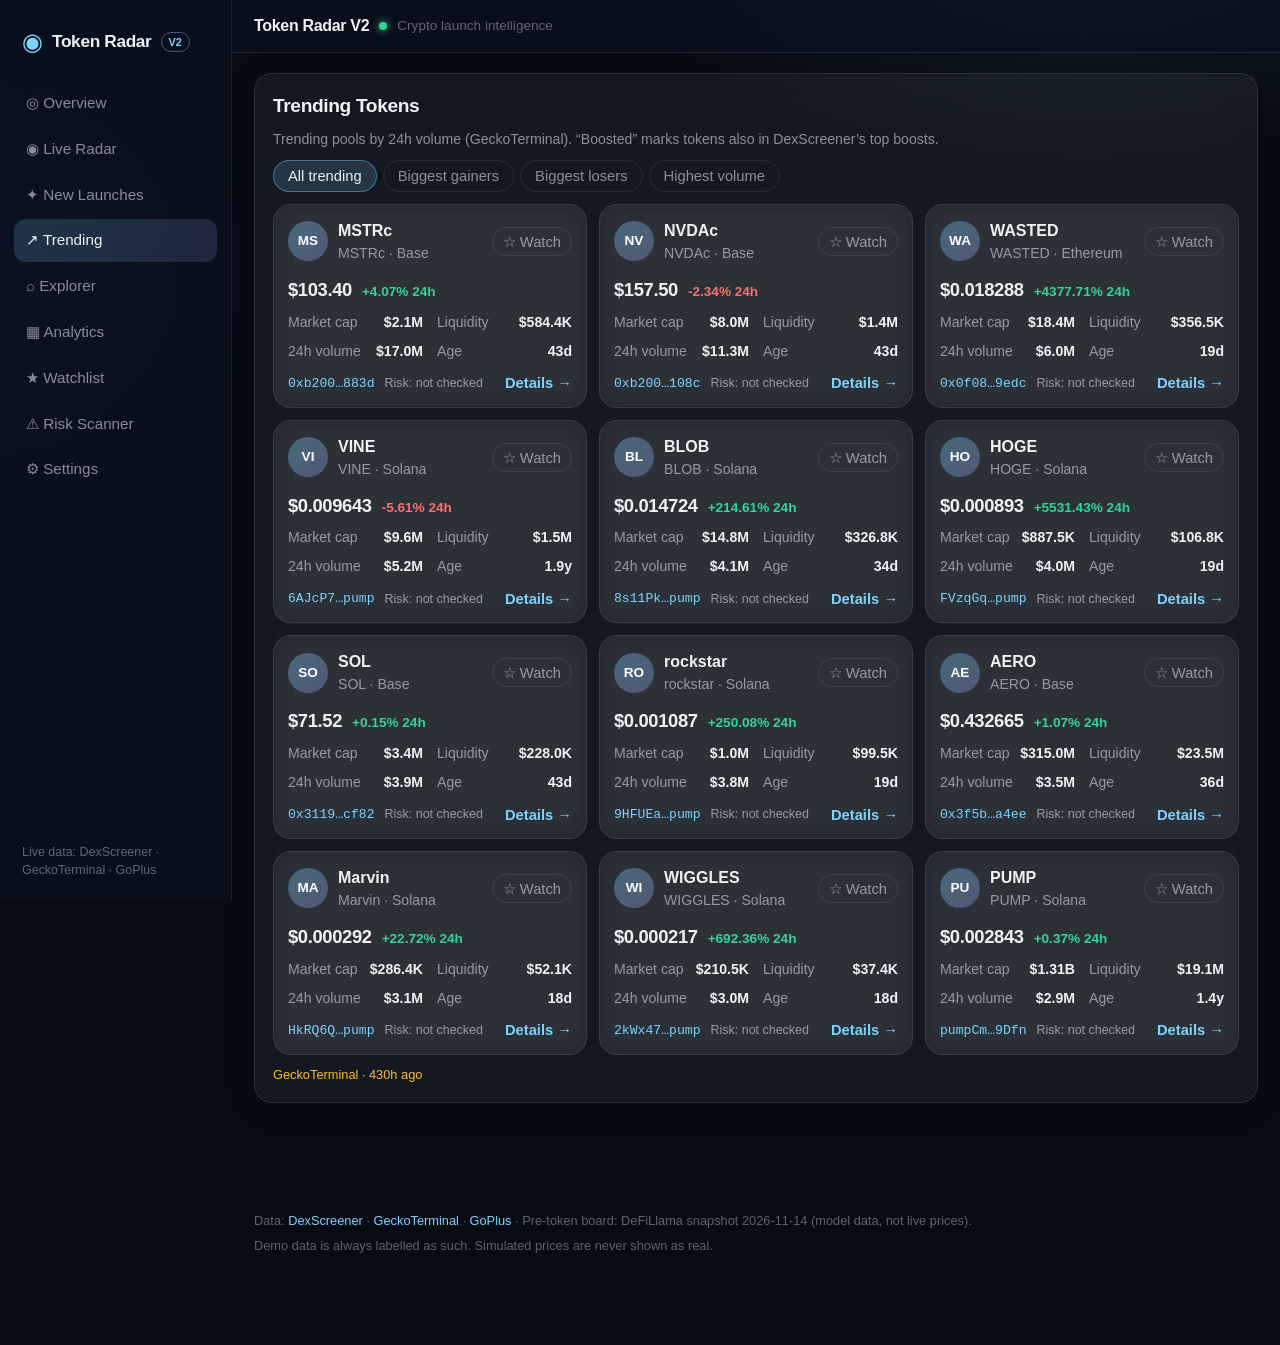
<file: shot-tr5.html>
<!doctype html>
<html lang="en">
<head>
<meta charset="utf-8">
<meta name="viewport" content="width=device-width, initial-scale=1, viewport-fit=cover">
<meta name="description" content="Token Radar V2 — live crypto launch intelligence: radar, charts, discovery and risk checks from DexScreener, GeckoTerminal and GoPlus.">
<title>Token Radar V2 — Live Crypto Launch Intelligence</title>
<link rel="stylesheet" href="css/app.css?v=5">
<script>location.hash = "#/trending";</script>
</head>
<body>
<div id="app" aria-busy="true"></div>
<noscript><p style="padding:20px">Token Radar V2 needs JavaScript: the radar, charts and discovery views are rendered live from DexScreener, GeckoTerminal and GoPlus.</p></noscript>
<script src="data.js?v=5"></script>
<script src="js/api.js?v=5"></script>
<script>
/* Screenshot variant: embedded live snapshot (fetched 2026-11-16 17:46 UTC, top 12 trending by 24h volume) so the
   app renders loaded data instantly. Real data from GeckoTerminal; the
   freshness label shows the snapshot age honestly. */
window.__SEED__ = {"trending":[{"key":"base:0xb2000000000000000000004884b426556b92883d","chainId":"base","chainName":"Base","dexId":"","pairAddress":"0x66dcd42e6314b287110922ae36cb2a8bdeecc153","address":"0xb2000000000000000000004884b426556b92883d","name":"MSTRc","symbol":"MSTRc","icon":null,"priceUsd":103.402672345232,"chg5m":null,"chg1h":-0.306,"chg6h":null,"chg24h":4.071,"volume24h":16956058.1372617,"liquidityUsd":584447.8319,"fdv":2181484.77266079,"mcap":2086584.59490708,"pairCreatedAt":1792637429000,"txns24h":{"buys":11599,"sells":11815},"url":"https://www.geckoterminal.com/base/pools/0x66dcd42e6314b287110922ae36cb2a8bdeecc153","source":"GeckoTerminal","boosted":false},{"key":"base:0xb20000000000000000000078ee7ce2fe4908108c","chainId":"base","chainName":"Base","dexId":"","pairAddress":"0xf668e21993f0acd7ab00bb1cfbaed0df28a3c8ec","address":"0xb20000000000000000000078ee7ce2fe4908108c","name":"NVDAc","symbol":"NVDAc","icon":null,"priceUsd":157.497497534106,"chg5m":null,"chg1h":-1.3,"chg6h":null,"chg24h":-2.341,"volume24h":11277383.9049548,"liquidityUsd":1438625.6212,"fdv":8264488.70513769,"mcap":8001309.43040033,"pairCreatedAt":1792637449000,"txns24h":{"buys":5901,"sells":6013},"url":"https://www.geckoterminal.com/base/pools/0xf668e21993f0acd7ab00bb1cfbaed0df28a3c8ec","source":"GeckoTerminal","boosted":false},{"key":"ethereum:0x0f08046cf0f51616be643f8434232c51c2189edc","chainId":"ethereum","chainName":"Ethereum","dexId":"","pairAddress":"0xf02a034256c93f5a16d1f370ef5c34de8753663eb81c1a361863b1b6f377507e","address":"0x0f08046cf0f51616be643f8434232c51c2189edc","name":"WASTED","symbol":"WASTED","icon":null,"priceUsd":0.0182882554921432,"chg5m":null,"chg1h":-2.092,"chg6h":null,"chg24h":4377.709,"volume24h":6036134.12505979,"liquidityUsd":356527.6622,"fdv":18397576.41,"mcap":null,"pairCreatedAt":1794703895000,"txns24h":{"buys":3710,"sells":1031},"url":"https://www.geckoterminal.com/eth/pools/0xf02a034256c93f5a16d1f370ef5c34de8753663eb81c1a361863b1b6f377507e","source":"GeckoTerminal","boosted":false},{"key":"solana:6ajcp7wulwmrylbnbi825wgguapswzpbehchndprpump","chainId":"solana","chainName":"Solana","dexId":"","pairAddress":"58fzJMbX5PatnfJPqWWsqkVFPRKptkbb5r2vCw4Qq3z9","address":"6AJcP7wuLwmRYLBNbi825wgguaPsWzPBEHcHndpRpump","name":"VINE","symbol":"VINE","icon":null,"priceUsd":0.009643007508936525,"chg5m":null,"chg1h":-8.462,"chg6h":null,"chg24h":-5.607,"volume24h":5194647.37696701,"liquidityUsd":1464409.955,"fdv":9597728.1303365,"mcap":9597728.1303365,"pairCreatedAt":1737591763000,"txns24h":{"buys":17185,"sells":18477},"url":"https://www.geckoterminal.com/solana/pools/58fzJMbX5PatnfJPqWWsqkVFPRKptkbb5r2vCw4Qq3z9","source":"GeckoTerminal","boosted":false},{"key":"solana:8s11pkgqt4zzdz7oo84hk5t9hg1evdgajcg4w7lpump","chainId":"solana","chainName":"Solana","dexId":"","pairAddress":"Hr9qopJXCuak38rxDpZduUFhdAK2BfjtoXbfQZVn2EwU","address":"8s11PkgQt4ZzdZ7oo84hK5t9HG1EvdgAjcg4W7Lpump","name":"BLOB","symbol":"BLOB","icon":null,"priceUsd":0.014724268608371616,"chg5m":null,"chg1h":6.535,"chg6h":null,"chg24h":214.608,"volume24h":4143387.13347656,"liquidityUsd":326774.0904,"fdv":14804610.6068534,"mcap":null,"pairCreatedAt":1793460972000,"txns24h":{"buys":19320,"sells":16138},"url":"https://www.geckoterminal.com/solana/pools/Hr9qopJXCuak38rxDpZduUFhdAK2BfjtoXbfQZVn2EwU","source":"GeckoTerminal","boosted":false},{"key":"solana:fvzqgqrmr4uh1fif6dewmwbj1p4yuzcu8dcw4efopump","chainId":"solana","chainName":"Solana","dexId":"","pairAddress":"7CNC9gGegzEfFK8fLXiYUhdtMEeFPQZoND56U1Mxhnor","address":"FVzqGqRmr4UH1Fif6dewmwbJ1p4YUZCu8dcw4Efopump","name":"HOGE","symbol":"HOGE","icon":null,"priceUsd":0.0008927316346527743,"chg5m":null,"chg1h":51.821,"chg6h":null,"chg24h":5531.428,"volume24h":4011092.5456824,"liquidityUsd":106762.5833,"fdv":887483.0547,"mcap":null,"pairCreatedAt":1794725770000,"txns24h":{"buys":37210,"sells":26906},"url":"https://www.geckoterminal.com/solana/pools/7CNC9gGegzEfFK8fLXiYUhdtMEeFPQZoND56U1Mxhnor","source":"GeckoTerminal","boosted":false},{"key":"base:0x311935cd80b76769bf2ecc9d8ab7635b2139cf82","chainId":"base","chainName":"Base","dexId":"","pairAddress":"0x868eed6bad4bd368cd053b766f84cc727697589a","address":"0x311935cd80b76769bf2ecc9d8ab7635b2139cf82","name":"SOL","symbol":"SOL","icon":null,"priceUsd":71.5235609149678,"chg5m":null,"chg1h":0.805,"chg6h":null,"chg24h":0.147,"volume24h":3867854.86160498,"liquidityUsd":227950.685,"fdv":24058441.8238526,"mcap":3416564.80030531,"pairCreatedAt":1792637455000,"txns24h":{"buys":6343,"sells":6915},"url":"https://www.geckoterminal.com/base/pools/0x868eed6bad4bd368cd053b766f84cc727697589a","source":"GeckoTerminal","boosted":false},{"key":"solana:9hfueab7sompldptaatgkrymngbtbafmhhmvpjebpump","chainId":"solana","chainName":"Solana","dexId":"","pairAddress":"5PYNPPTNpdG5REsu3VqeJKqHePiJ1uwP5L7A2CcHMxdY","address":"9HFUEab7sompLDPTAaTGkryMNGbtBaFMhHMVpJEBpump","name":"rockstar","symbol":"rockstar","icon":null,"priceUsd":0.0010871157223065907,"chg5m":null,"chg1h":24.651,"chg6h":null,"chg24h":250.08,"volume24h":3791938.0946453,"liquidityUsd":99452.9167,"fdv":1038539.6,"mcap":null,"pairCreatedAt":1794740418000,"txns24h":{"buys":38413,"sells":28398},"url":"https://www.geckoterminal.com/solana/pools/5PYNPPTNpdG5REsu3VqeJKqHePiJ1uwP5L7A2CcHMxdY","source":"GeckoTerminal","boosted":false},{"key":"base:0x3f5bf3edac59d650d8fdf9657a71f2f904a3a4ee","chainId":"base","chainName":"Base","dexId":"","pairAddress":"0xf634058dc94e6bf8e828e27621320c423bc8b18e","address":"0x3f5bf3edac59d650d8fdf9657a71f2f904a3a4ee","name":"AERO","symbol":"AERO","icon":null,"priceUsd":0.432664803190768,"chg5m":null,"chg1h":1.717,"chg6h":null,"chg24h":1.075,"volume24h":3512716.08702019,"liquidityUsd":23464983.5974,"fdv":932794399.879241,"mcap":314978284.424392,"pairCreatedAt":1793272289000,"txns24h":{"buys":1281,"sells":1709},"url":"https://www.geckoterminal.com/base/pools/0xf634058dc94e6bf8e828e27621320c423bc8b18e","source":"GeckoTerminal","boosted":false},{"key":"solana:hkrq6qcadi5yuonpzda1q7yvf3r7ldemaw1akksxpump","chainId":"solana","chainName":"Solana","dexId":"","pairAddress":"5dEBrzrm8F8aXNGkDR4qXEwXm11h62sJgPuPJMXHxCta","address":"HkRQ6Qcadi5yuoNpZdA1Q7yVF3r7LdEmAw1aKkSxpump","name":"Marvin","symbol":"Marvin","icon":null,"priceUsd":0.0002921882115692113,"chg5m":null,"chg1h":-15.796,"chg6h":null,"chg24h":22.716,"volume24h":3087143.84806428,"liquidityUsd":52121.1748,"fdv":286447.745128267,"mcap":null,"pairCreatedAt":1794800584000,"txns24h":{"buys":39204,"sells":27018},"url":"https://www.geckoterminal.com/solana/pools/5dEBrzrm8F8aXNGkDR4qXEwXm11h62sJgPuPJMXHxCta","source":"GeckoTerminal","boosted":false},{"key":"solana:2kwx47curcxtzptfnnbsxkq3vo1ebqylbhrytkrgpump","chainId":"solana","chainName":"Solana","dexId":"","pairAddress":"6Lk5AZYQ9TkvqMzAc6YQ2RwWSg46RzuN3enqu6g6xQAE","address":"2kWx47CUrcXtzptFNnbSXKq3vo1ebqyLBhRytKRGpump","name":"WIGGLES","symbol":"WIGGLES","icon":null,"priceUsd":0.00021670318189738114,"chg5m":null,"chg1h":-2.214,"chg6h":null,"chg24h":692.356,"volume24h":3048929.45029652,"liquidityUsd":37399.6025,"fdv":210542.280783929,"mcap":null,"pairCreatedAt":1794780836000,"txns24h":{"buys":44627,"sells":26982},"url":"https://www.geckoterminal.com/solana/pools/6Lk5AZYQ9TkvqMzAc6YQ2RwWSg46RzuN3enqu6g6xQAE","source":"GeckoTerminal","boosted":false},{"key":"solana:pumpcmxqmfrsakq5r49wcjnrayyrqmxz6ae8h7h9dfn","chainId":"solana","chainName":"Solana","dexId":"","pairAddress":"2uF4Xh61rDwxnG9woyxsVQP7zuA6kLFpb3NvnRQeoiSd","address":"pumpCmXqMfrsAkQ5r49WcJnRayYRqmXz6ae8H7H9Dfn","name":"PUMP","symbol":"PUMP","icon":null,"priceUsd":0.002843183606250954,"chg5m":null,"chg1h":0.995,"chg6h":null,"chg24h":0.368,"volume24h":2947461.99872548,"liquidityUsd":19090519.2279,"fdv":2351400265.41963,"mcap":1310045540.75561,"pairCreatedAt":1752512154000,"txns24h":{"buys":4817,"sells":6253},"url":"https://www.geckoterminal.com/solana/pools/2uF4Xh61rDwxnG9woyxsVQP7zuA6kLFpb3NvnRQeoiSd","source":"GeckoTerminal","boosted":false}],"fresh":[{"key":"solana:gk8kpaf7xnkdpj3fseu42cmjgntoxpkwkcelyp9ypump","chainId":"solana","chainName":"Solana","dexId":"","pairAddress":"Dw7su2afbyWA9vb42nKvb9R3m3kwX6CrxoUFcfefdiHi","address":"GK8KPaF7xnKDPJ3FseU42cMjgNtoxpkwkcELYp9Ypump","name":"\ud83c\udf52","symbol":"\ud83c\udf52","icon":null,"priceUsd":3.2234084577868953e-06,"chg5m":null,"chg1h":5.657,"chg6h":null,"chg24h":5.657,"volume24h":142.8685592366,"liquidityUsd":2550.1095,"fdv":null,"mcap":null,"pairCreatedAt":1794851059000,"txns24h":{"buys":4,"sells":2},"url":"https://www.geckoterminal.com/solana/pools/Dw7su2afbyWA9vb42nKvb9R3m3kwX6CrxoUFcfefdiHi","source":"GeckoTerminal","boosted":false},{"key":"solana:3kxurvefxncgjt8ldtvxebnx3nhywypbyuoxb7dcpump","chainId":"solana","chainName":"Solana","dexId":"","pairAddress":"6dpZ1rXhznYywPXigPNzxHdYPkfUhDfU74QowfUGDj5m","address":"3kxUrVEfXncGjt8LdTvXeBnX3nhYwyPbYuoXB7dCpump","name":"INERENCE","symbol":"INERENCE","icon":null,"priceUsd":2.0259227877860467e-06,"chg5m":null,"chg1h":-3.461,"chg6h":null,"chg24h":-3.461,"volume24h":1877.4271498063,"liquidityUsd":1963.9726,"fdv":null,"mcap":null,"pairCreatedAt":1794851057000,"txns24h":{"buys":21,"sells":21},"url":"https://www.geckoterminal.com/solana/pools/6dpZ1rXhznYywPXigPNzxHdYPkfUhDfU74QowfUGDj5m","source":"GeckoTerminal","boosted":false},{"key":"solana:d14qedgtgzqsi9stwanvbz7p3vwftvq5uy2jgappump","chainId":"solana","chainName":"Solana","dexId":"","pairAddress":"5h7hKsCtTDahHrCdzxV1msrs2ysiDniBq9bFCECYy649","address":"d14qedGtGZQSi9stWanvbz7P3VwFtVQ5uy2JGAPpump","name":"FOMOCAT","symbol":"FOMOCAT","icon":null,"priceUsd":8.131438933808021e-07,"chg5m":null,"chg1h":-61.847,"chg6h":null,"chg24h":-61.847,"volume24h":767.511529919,"liquidityUsd":664.2857,"fdv":null,"mcap":null,"pairCreatedAt":1794851051000,"txns24h":{"buys":12,"sells":16},"url":"https://www.geckoterminal.com/solana/pools/5h7hKsCtTDahHrCdzxV1msrs2ysiDniBq9bFCECYy649","source":"GeckoTerminal","boosted":false},{"key":"solana:2u6nwufhmapd9sy4asebyjxywwhgv5vjyqsx2dfhpump","chainId":"solana","chainName":"Solana","dexId":"","pairAddress":"42kJj7u9JkwaePnF5cEBxAgAxZttiLyJ222w8dBagEfe","address":"2u6nWuFHmAPD9SY4ASebYJxYwWhGV5VJyqSx2Dfhpump","name":"CRYPTO","symbol":"CRYPTO","icon":null,"priceUsd":3.3546195128376238e-06,"chg5m":null,"chg1h":-0.468,"chg6h":null,"chg24h":-0.468,"volume24h":4572.2469317444,"liquidityUsd":2648.0668,"fdv":null,"mcap":null,"pairCreatedAt":1794851050000,"txns24h":{"buys":24,"sells":29},"url":"https://www.geckoterminal.com/solana/pools/42kJj7u9JkwaePnF5cEBxAgAxZttiLyJ222w8dBagEfe","source":"GeckoTerminal","boosted":false},{"key":"solana:dukne9q3yp7j5ndy4wgmtpkotg6jmswc1pnwfh7vpump","chainId":"solana","chainName":"Solana","dexId":"","pairAddress":"4U8xzQKoLuFK6N3oPMR5YKe3qmrnkNiQwBR9WUZamDuQ","address":"DUKNE9Q3yp7J5nDy4WGmTpkotg6JmsWC1pnWfH7Vpump","name":"ZI","symbol":"ZI","icon":null,"priceUsd":1.5250548522883447e-05,"chg5m":null,"chg1h":368.839,"chg6h":null,"chg24h":368.839,"volume24h":23433.3870558359,"liquidityUsd":5851.3724,"fdv":null,"mcap":null,"pairCreatedAt":1794851050000,"txns24h":{"buys":239,"sells":109},"url":"https://www.geckoterminal.com/solana/pools/4U8xzQKoLuFK6N3oPMR5YKe3qmrnkNiQwBR9WUZamDuQ","source":"GeckoTerminal","boosted":false},{"key":"solana:6eowxpxvqbbv37mwzqfgsgb8pwz2yzovbbrrcw9ypump","chainId":"solana","chainName":"Solana","dexId":"","pairAddress":"HcZkfuijg1C2M5p1KJbdR85RJBYv1WEjw3QpMvUsYMzF","address":"6EowxPxvQBbV37MWZqFGSGB8pwZ2yZoVBBrrCw9ypump","name":"BANDIT","symbol":"BANDIT","icon":null,"priceUsd":3.390909174636083e-06,"chg5m":null,"chg1h":-19.446,"chg6h":null,"chg24h":-19.446,"volume24h":2046.7491628627,"liquidityUsd":2685.5916,"fdv":null,"mcap":null,"pairCreatedAt":1794851049000,"txns24h":{"buys":6,"sells":6},"url":"https://www.geckoterminal.com/solana/pools/HcZkfuijg1C2M5p1KJbdR85RJBYv1WEjw3QpMvUsYMzF","source":"GeckoTerminal","boosted":false}],"at":1794851207944};
(function () {
  var API = window.RadarAPI;
  var at = window.__SEED__.at;
  function ago(ms) {
    if (ms < 5000) return 'just now';
    if (ms < 60000) return Math.floor(ms / 1000) + 's ago';
    if (ms < 3600000) return Math.floor(ms / 60000) + 'm ago';
    return Math.floor(ms / 3600000) + 'h ago';
  }
  API.trending = function () {
    return Promise.resolve({ ok: true, data: window.__SEED__.trending, fresh: at, source: 'GeckoTerminal' });
  };
  API.newLaunches = function () {
    return Promise.resolve({ ok: true, data: window.__SEED__.fresh, fresh: at, source: 'GeckoTerminal' });
  };
  var _fresh = API.fresh;
  API.fresh = function (key) {
    if (key === 'trending' || key === 'new') {
      var age = Date.now() - at;
      return { text: 'GeckoTerminal \u00b7 ' + ago(age), stale: age > 120000, source: 'GeckoTerminal', at: at, ageMs: age };
    }
    return _fresh(key);
  };
})();
</script>
<script src="js/watchlist.js?v=5"></script>
<script src="js/charts.js?v=5"></script>
<script src="js/radar.js?v=5"></script>
<script src="js/discovery.js?v=5"></script>
<script src="js/intelligence.js?v=5"></script>
<script src="js/app.js?v=5"></script>
</body>
</html>
</file>
<file: css/app.css>
/* Token Radar V2 — premium Apple-style dark UI.
   Glassmorphism, soft glows, rounded panels, system typography.
   Mobile-first: sidebar collapses to a bottom nav under ~860px. */
:root {
  --bg: #070b14;
  --bg-2: #0b1120;
  --panel: rgba(255, 255, 255, 0.055);
  --panel-strong: rgba(255, 255, 255, 0.09);
  --border: rgba(255, 255, 255, 0.09);
  --text: #eef2f7;
  --dim: rgba(238, 242, 247, 0.55);
  --dim-2: rgba(238, 242, 247, 0.38);
  --accent: #7dd3fc;
  --accent-2: #a5b4fc;
  --up: #34d399;
  --down: #f87171;
  --warn: #fbbf24;
  --radius: 18px;
  --radius-sm: 12px;
  --shadow: 0 12px 40px rgba(0, 0, 0, 0.45);
  --font: -apple-system, BlinkMacSystemFont, "Segoe UI", Roboto, "Helvetica Neue", Arial, sans-serif;
  --mono: ui-monospace, "SF Mono", SFMono-Regular, Menlo, Consolas, monospace;
}
* { box-sizing: border-box; }
html { -webkit-text-size-adjust: 100%; }
body {
  margin: 0;
  font-family: var(--font);
  color: var(--text);
  background:
    radial-gradient(900px 500px at 85% -10%, rgba(125, 211, 252, 0.13), transparent 60%),
    radial-gradient(700px 500px at -10% 20%, rgba(165, 180, 252, 0.10), transparent 55%),
    var(--bg);
  min-height: 100vh;
  line-height: 1.5;
}
a { color: var(--accent); text-decoration: none; }
a:hover { text-decoration: underline; }
h1, h2, h3 { margin: 0 0 8px; font-weight: 700; letter-spacing: -0.02em; }
h1 { font-size: 1.6rem; }
h2 { font-size: 1.2rem; }
h3 { font-size: 1rem; }
p { margin: 0 0 10px; }
.dim { color: var(--dim); font-size: 0.88rem; }
.hidden { display: none !important; }
.mono { font-family: var(--mono); font-size: 0.85rem; }
.num { font-variant-numeric: tabular-nums; text-align: right; }
.pos { color: var(--up); }
.neg { color: var(--down); }

/* ---------- shell ---------- */
#app { display: flex; min-height: 100vh; }
.sidebar {
  width: 232px; flex: 0 0 232px;
  position: sticky; top: 0; height: 100vh;
  padding: 20px 14px;
  background: rgba(11, 17, 32, 0.72);
  backdrop-filter: blur(18px);
  -webkit-backdrop-filter: blur(18px);
  border-right: 1px solid var(--border);
  display: flex; flex-direction: column; gap: 18px;
}
.brand { display: flex; align-items: center; gap: 9px; padding: 4px 8px; }
.brand-mark { font-size: 1.5rem; color: var(--accent); }
.brand-name { font-weight: 700; font-size: 1.08rem; letter-spacing: -0.02em; }
.brand-v {
  font-size: 0.68rem; font-weight: 700; color: var(--accent);
  border: 1px solid rgba(125, 211, 252, 0.4); border-radius: 999px; padding: 1px 7px;
}
.side-nav { display: flex; flex-direction: column; gap: 3px; }
.nav-link {
  color: var(--dim); padding: 10px 12px; border-radius: var(--radius-sm);
  font-size: 0.95rem; transition: background 0.15s ease, color 0.15s ease;
}
.nav-link:hover { background: var(--panel); color: var(--text); text-decoration: none; }
.nav-link.active { background: linear-gradient(120deg, rgba(125, 211, 252, 0.18), rgba(165, 180, 252, 0.14)); color: var(--text); }
.side-foot { margin-top: auto; font-size: 0.78rem; color: var(--dim-2); padding: 0 8px; }
.main { flex: 1; min-width: 0; display: flex; flex-direction: column; }
.topbar {
  display: flex; align-items: center; gap: 10px;
  padding: 14px 22px;
  background: rgba(11, 17, 32, 0.6);
  backdrop-filter: blur(14px);
  -webkit-backdrop-filter: blur(14px);
  border-bottom: 1px solid var(--border);
  position: sticky; top: 0; z-index: 20;
}
.topbar-title { font-weight: 700; letter-spacing: -0.02em; }
.topbar-sub { color: var(--dim-2); font-size: 0.85rem; }
.live-dot { width: 8px; height: 8px; border-radius: 50%; background: var(--up); box-shadow: 0 0 8px var(--up); animation: pulse 2s infinite; }
@keyframes pulse { 0%, 100% { opacity: 1; } 50% { opacity: 0.35; } }
.view { padding: 20px 22px 90px; display: flex; flex-direction: column; gap: 16px; max-width: 1180px; width: 100%; margin: 0 auto; }
.app-footer {
  margin-top: auto; padding: 18px 22px 90px;
  color: var(--dim-2); font-size: 0.8rem;
  display: flex; flex-wrap: wrap; gap: 6px 24px; justify-content: space-between;
}
.bottom-nav { display: none; }
.toasts { position: fixed; right: 16px; bottom: 76px; z-index: 80; display: flex; flex-direction: column; gap: 8px; max-width: min(92vw, 340px); }
.toast {
  background: rgba(17, 25, 40, 0.92); border: 1px solid var(--border);
  backdrop-filter: blur(12px); -webkit-backdrop-filter: blur(12px);
  border-radius: var(--radius-sm); padding: 10px 14px; font-size: 0.88rem;
  box-shadow: var(--shadow); opacity: 0; transform: translateY(8px);
  transition: opacity 0.25s ease, transform 0.25s ease;
}
.toast.show { opacity: 1; transform: translateY(0); }
.error-banner {
  position: fixed; left: 50%; transform: translateX(-50%); bottom: 76px; z-index: 90;
  background: rgba(69, 26, 26, 0.95); border: 1px solid rgba(248, 113, 113, 0.5);
  color: #fecaca; padding: 10px 16px; border-radius: var(--radius-sm); font-size: 0.88rem;
  max-width: min(92vw, 560px); box-shadow: var(--shadow);
}

/* ---------- panels & controls ---------- */
.panel {
  background: var(--panel);
  border: 1px solid var(--border);
  border-radius: var(--radius);
  padding: 18px;
  backdrop-filter: blur(14px);
  -webkit-backdrop-filter: blur(14px);
  box-shadow: 0 4px 24px rgba(0, 0, 0, 0.25);
}
.hero { background: linear-gradient(135deg, rgba(125, 211, 252, 0.14), rgba(165, 180, 252, 0.10) 55%, rgba(255, 255, 255, 0.04)); }
.button, .select, .search-input, .tf-btn, .mode-btn, .tab, .watch-btn, .open-btn {
  font-family: inherit; font-size: 0.92rem; color: var(--text);
}
.button {
  background: var(--panel-strong); border: 1px solid var(--border);
  border-radius: 999px; padding: 9px 18px; cursor: pointer;
  transition: transform 0.12s ease, background 0.15s ease;
}
.button:hover { background: rgba(255, 255, 255, 0.14); }
.button:active { transform: scale(0.97); }
.button.primary { background: linear-gradient(120deg, #38bdf8, #818cf8); border: none; font-weight: 600; color: #06121f; }
.button.primary:hover { filter: brightness(1.1); }
.button.danger { color: #fca5a5; border-color: rgba(248, 113, 113, 0.4); }
.select, .search-input {
  background: rgba(7, 11, 20, 0.7); border: 1px solid var(--border);
  border-radius: var(--radius-sm); padding: 10px 12px; outline: none;
}
.select:focus, .search-input:focus { border-color: var(--accent); box-shadow: 0 0 0 3px rgba(125, 211, 252, 0.18); }
.search-bar { display: flex; gap: 10px; margin: 12px 0; }
.search-input { flex: 1; min-width: 0; }
.tabs { display: flex; gap: 6px; flex-wrap: wrap; margin: 10px 0; }
.tab {
  background: transparent; border: 1px solid var(--border); border-radius: 999px;
  padding: 7px 14px; cursor: pointer; color: var(--dim);
  transition: background 0.15s ease, color 0.15s ease;
}
.tab:hover { color: var(--text); }
.tab.active { background: rgba(125, 211, 252, 0.16); color: var(--text); border-color: rgba(125, 211, 252, 0.4); }
.fresh-line { font-size: 0.8rem; color: var(--dim-2); margin: 10px 0 0; }
.fresh-line.stale { color: var(--warn); }
.empty-state { text-align: center; padding: 30px 18px; }
.error-state { border-color: rgba(248, 113, 113, 0.45); }
.error-state h3 { color: #fca5a5; }

/* ---------- stats ---------- */
.stat-grid { display: grid; grid-template-columns: repeat(4, 1fr); gap: 12px; }
.stat {
  background: var(--panel); border: 1px solid var(--border); border-radius: var(--radius);
  padding: 14px 16px; backdrop-filter: blur(12px); -webkit-backdrop-filter: blur(12px);
}
.stat span { display: block; font-size: 0.82rem; }
.stat b { font-size: 1.25rem; letter-spacing: -0.02em; }

/* ---------- token cards ---------- */
.token-list { display: grid; grid-template-columns: repeat(auto-fill, minmax(290px, 1fr)); gap: 12px; margin-top: 12px; }
.token-card {
  background: var(--panel); border: 1px solid var(--border); border-radius: var(--radius);
  padding: 14px; cursor: pointer;
  backdrop-filter: blur(12px); -webkit-backdrop-filter: blur(12px);
  transition: transform 0.18s ease, border-color 0.18s ease, box-shadow 0.18s ease;
  animation: cardIn 0.35s ease both;
}
@keyframes cardIn { from { opacity: 0; transform: translateY(8px); } to { opacity: 1; transform: translateY(0); } }
.token-card:hover { transform: translateY(-2px); border-color: rgba(125, 211, 252, 0.35); box-shadow: var(--shadow); }
.token-head { display: flex; align-items: center; gap: 10px; }
.token-logo {
  width: 40px; height: 40px; flex: 0 0 40px; border-radius: 50%;
  background: linear-gradient(135deg, rgba(125, 211, 252, 0.35), rgba(165, 180, 252, 0.3));
  display: flex; align-items: center; justify-content: center;
  font-weight: 700; font-size: 0.85rem; overflow: hidden; color: #fff;
}
.token-logo img { width: 100%; height: 100%; object-fit: cover; }
.token-names { display: flex; flex-direction: column; min-width: 0; }
.token-names b { white-space: nowrap; overflow: hidden; text-overflow: ellipsis; }
.pill {
  margin-left: auto; font-size: 0.7rem; font-weight: 700; color: var(--warn);
  border: 1px solid rgba(251, 191, 36, 0.45); border-radius: 999px; padding: 2px 8px; white-space: nowrap;
}
.watch-btn {
  margin-left: auto; background: transparent; border: 1px solid var(--border);
  border-radius: 999px; padding: 5px 10px; cursor: pointer; color: var(--dim); white-space: nowrap;
  transition: color 0.15s ease, border-color 0.15s ease;
}
.watch-btn.on { color: #fbbf24; border-color: rgba(251, 191, 36, 0.5); }
.pill + .watch-btn { margin-left: 6px; }
.token-price { display: flex; align-items: baseline; gap: 10px; margin: 12px 0 8px; }
.token-price b { font-size: 1.15rem; letter-spacing: -0.02em; }
.chg { font-size: 0.85rem; font-weight: 600; }
.token-grid { display: grid; grid-template-columns: 1fr 1fr; gap: 8px 14px; margin-top: 6px; }
.token-grid > div { display: flex; justify-content: space-between; gap: 8px; font-size: 0.88rem; }
.token-foot { display: flex; align-items: center; gap: 10px; margin-top: 12px; }
.addr {
  background: none; border: none; color: var(--accent); font-family: var(--mono);
  font-size: 0.82rem; cursor: pointer; padding: 0;
}
.addr:hover { text-decoration: underline; }
.risk-badge { font-size: 0.78rem; color: var(--dim); }
.risk-badge.band-low { color: var(--up); }
.risk-badge.band-moderate { color: var(--warn); }
.risk-badge.band-high { color: #fb923c; }
.risk-badge.band-critical { color: var(--down); }
.open-btn {
  margin-left: auto; background: none; border: none; color: var(--accent);
  cursor: pointer; font-weight: 600; padding: 0;
}
.open-btn:hover { text-decoration: underline; }

/* skeletons */
.skeleton { pointer-events: none; }
.sk { border-radius: 8px; background: linear-gradient(90deg, rgba(255,255,255,0.05), rgba(255,255,255,0.12), rgba(255,255,255,0.05)); background-size: 200% 100%; animation: shimmer 1.4s infinite; }
@keyframes shimmer { from { background-position: 200% 0; } to { background-position: -200% 0; } }
.sk-logo { width: 40px; height: 40px; border-radius: 50%; }
.sk-line { height: 14px; margin: 10px 0; }
.sk-line.short { width: 55%; }
.sk-grid { height: 60px; }
.skeleton-line { height: 14px; margin: 8px 0; border-radius: 8px; background: rgba(255,255,255,0.08); }

/* ---------- radar ---------- */
.radar-wrap { position: relative; }
.radar-canvas { display: block; width: 100%; cursor: crosshair; }
.radar-tip {
  position: absolute; z-index: 5; pointer-events: none;
  background: rgba(10, 16, 30, 0.94); border: 1px solid var(--border);
  border-radius: var(--radius-sm); padding: 8px 11px; font-size: 0.82rem;
  box-shadow: var(--shadow); max-width: 220px;
}
.radar-tip b { display: block; margin-bottom: 2px; }
.radar-tip span { display: block; color: var(--dim); }
.radar-legend { display: flex; flex-wrap: wrap; gap: 6px 18px; margin-top: 10px; font-size: 0.82rem; color: var(--dim); align-items: center; }
.radar-legend .dot { display: inline-block; width: 9px; height: 9px; border-radius: 50%; margin-right: 5px; }
.radar-legend .dot.up { background: var(--up); }
.radar-legend .dot.down { background: var(--down); }
.radar-legend .dot.new { background: var(--warn); box-shadow: 0 0 8px var(--warn); }
.radar-host { margin-top: 8px; }

/* ---------- chart ---------- */
.chart-wrap { position: relative; margin-top: 10px; }
.chart-head { display: flex; justify-content: space-between; gap: 10px; flex-wrap: wrap; align-items: center; }
.tf-row { display: flex; gap: 4px; flex-wrap: wrap; }
.tf-btn, .mode-btn {
  background: transparent; border: 1px solid var(--border); border-radius: 999px;
  padding: 5px 11px; cursor: pointer; color: var(--dim);
}
.tf-btn.active { background: rgba(125, 211, 252, 0.16); color: var(--text); border-color: rgba(125, 211, 252, 0.4); }
.chart-head-right { display: flex; gap: 6px; }
.chart-status { font-size: 0.8rem; color: var(--dim-2); margin-top: 6px; min-height: 1em; }
.chart-status.error { color: var(--warn); }
.chart-canvas { display: block; width: 100%; }
.chart-tip {
  position: absolute; top: 8px; right: 8px; z-index: 4; pointer-events: none;
  background: rgba(10, 16, 30, 0.94); border: 1px solid var(--border);
  border-radius: var(--radius-sm); padding: 8px 11px; font-size: 0.8rem; text-align: right;
}
.chart-tip b { display: block; font-size: 0.95rem; }
.chart-tip span { display: block; color: var(--dim); }

/* ---------- tables ---------- */
.table-wrap { overflow-x: auto; margin-top: 10px; }
table { width: 100%; border-collapse: collapse; font-size: 0.9rem; }
th, td { padding: 9px 10px; border-bottom: 1px solid var(--border); text-align: left; white-space: nowrap; }
th { color: var(--dim); font-weight: 600; font-size: 0.8rem; text-transform: uppercase; letter-spacing: 0.04em; }
td.num, th.num { text-align: right; }
table.mini td, table.mini th { padding: 7px 9px; }
.board-table tbody tr:hover { background: rgba(255, 255, 255, 0.04); }
.formula {
  font-family: var(--mono); font-size: 0.82rem; background: rgba(7, 11, 20, 0.6);
  border: 1px solid var(--border); border-radius: var(--radius-sm);
  padding: 12px; overflow-x: auto; white-space: pre-wrap; word-break: break-word;
}
.model-explainer { margin-top: 14px; border: 1px solid var(--border); border-radius: var(--radius-sm); padding: 12px 14px; }
.model-explainer summary { cursor: pointer; font-weight: 600; }
.model-explainer summary:hover { color: var(--accent); }

/* ---------- intelligence ---------- */
.intel-section { margin-top: 16px; }
.intel-section h3 { font-size: 1rem; }
.check-grid { display: grid; grid-template-columns: 1fr 1fr; gap: 2px 22px; }
.check-row { display: flex; justify-content: space-between; gap: 12px; padding: 7px 0; border-bottom: 1px solid rgba(255, 255, 255, 0.05); font-size: 0.9rem; }
.check-row.warn b { color: var(--warn); }
.check-row.bad b { color: var(--down); }
.risk-head { display: flex; align-items: center; gap: 10px; }
.risk-band { font-weight: 700; padding: 4px 12px; border-radius: 999px; border: 1px solid; }
.risk-band.band-low { color: var(--up); border-color: rgba(52, 211, 153, 0.5); }
.risk-band.band-moderate { color: var(--warn); border-color: rgba(251, 191, 36, 0.5); }
.risk-band.band-high { color: #fb923c; border-color: rgba(251, 146, 60, 0.5); }
.risk-band.band-critical { color: var(--down); border-color: rgba(248, 113, 113, 0.5); }
.risk-band.band-not-checked { color: var(--dim); border-color: var(--border); }
.risk-bar { height: 8px; border-radius: 999px; background: rgba(255, 255, 255, 0.08); overflow: hidden; margin: 12px 0; }
.risk-bar i { display: block; height: 100%; border-radius: 999px; transition: width 0.4s ease; }
.risk-bar i.band-low { background: var(--up); }
.risk-bar i.band-moderate { background: var(--warn); }
.risk-bar i.band-high { background: #fb923c; }
.risk-bar i.band-critical { background: var(--down); }
.warnings { margin: 8px 0; padding-left: 18px; font-size: 0.9rem; }
.warnings li { margin-bottom: 5px; }

/* ---------- modal ---------- */
.modal-overlay {
  position: fixed; inset: 0; z-index: 100;
  background: rgba(3, 6, 12, 0.7); backdrop-filter: blur(6px); -webkit-backdrop-filter: blur(6px);
  display: flex; align-items: flex-start; justify-content: center;
  padding: 24px 12px; overflow-y: auto;
  animation: fadeIn 0.2s ease;
}
@keyframes fadeIn { from { opacity: 0; } to { opacity: 1; } }
.modal {
  width: min(680px, 100%);
  background: rgba(15, 23, 42, 0.96); border: 1px solid var(--border);
  border-radius: 20px; padding: 20px; box-shadow: var(--shadow);
  animation: modalIn 0.25s ease;
}
@keyframes modalIn { from { opacity: 0; transform: translateY(12px) scale(0.98); } to { opacity: 1; transform: none; } }
body.modal-open { overflow: hidden; }
.modal-head { display: flex; justify-content: space-between; align-items: flex-start; gap: 10px; }
.close-btn {
  background: var(--panel-strong); border: 1px solid var(--border); color: var(--text);
  border-radius: 50%; width: 32px; height: 32px; cursor: pointer; flex: 0 0 32px;
}
.modal-price { display: flex; align-items: center; gap: 12px; margin: 14px 0; }
.modal-price b { font-size: 1.4rem; letter-spacing: -0.02em; }
.modal-grid { display: grid; grid-template-columns: repeat(3, 1fr); gap: 10px; margin: 12px 0; }
.modal-grid > div { background: var(--panel); border: 1px solid var(--border); border-radius: var(--radius-sm); padding: 10px 12px; }
.modal-grid span { display: block; font-size: 0.78rem; }
.modal-grid b { font-size: 0.95rem; word-break: break-all; }
.modal-chart { margin-top: 6px; }
.modal-source { margin-top: 16px; }

/* ---------- risk form / settings ---------- */
.risk-form { display: flex; gap: 10px; flex-wrap: wrap; margin: 12px 0; }
.risk-form .search-input { flex: 1; min-width: 220px; }
.settings-form { display: flex; flex-direction: column; gap: 14px; margin-top: 12px; }
.setting-field { display: flex; justify-content: space-between; align-items: center; gap: 16px; }
.setting-field > span { font-size: 0.95rem; }
.settings-actions { display: flex; gap: 10px; flex-wrap: wrap; margin-top: 18px; }
.checkbox { width: 20px; height: 20px; accent-color: #38bdf8; }

/* ---------- responsive ---------- */
@media (max-width: 860px) {
  .sidebar { display: none; }
  .bottom-nav {
    display: flex; position: fixed; left: 0; right: 0; bottom: 0; z-index: 50;
    background: rgba(11, 17, 32, 0.88);
    backdrop-filter: blur(18px); -webkit-backdrop-filter: blur(18px);
    border-top: 1px solid var(--border);
    padding: 6px 4px calc(6px + env(safe-area-inset-bottom, 0px));
    justify-content: space-around;
  }
  .bottom-link {
    color: var(--dim); font-size: 1.25rem; padding: 8px 10px; border-radius: 10px;
    line-height: 1;
  }
  .bottom-link.active { color: var(--accent); background: rgba(125, 211, 252, 0.12); }
  .view { padding: 16px 14px 110px; }
  .topbar { padding: 12px 16px; }
  .topbar-sub { display: none; }
  .stat-grid { grid-template-columns: repeat(2, 1fr); }
  .token-list { grid-template-columns: 1fr; }
  .check-grid { grid-template-columns: 1fr; }
  .modal-grid { grid-template-columns: repeat(2, 1fr); }
  .app-footer { padding-bottom: 110px; }
  h1 { font-size: 1.35rem; }
}
@media (max-width: 420px) {
  .modal-grid { grid-template-columns: 1fr 1fr; }
  .token-grid { grid-template-columns: 1fr; }
}

/* ---------- reduced motion ---------- */
@media (prefers-reduced-motion: reduce) {
  *, *::before, *::after { animation-duration: 0.01ms !important; animation-iteration-count: 1 !important; transition-duration: 0.01ms !important; }
  .live-dot { animation: none; }
}
</file>
